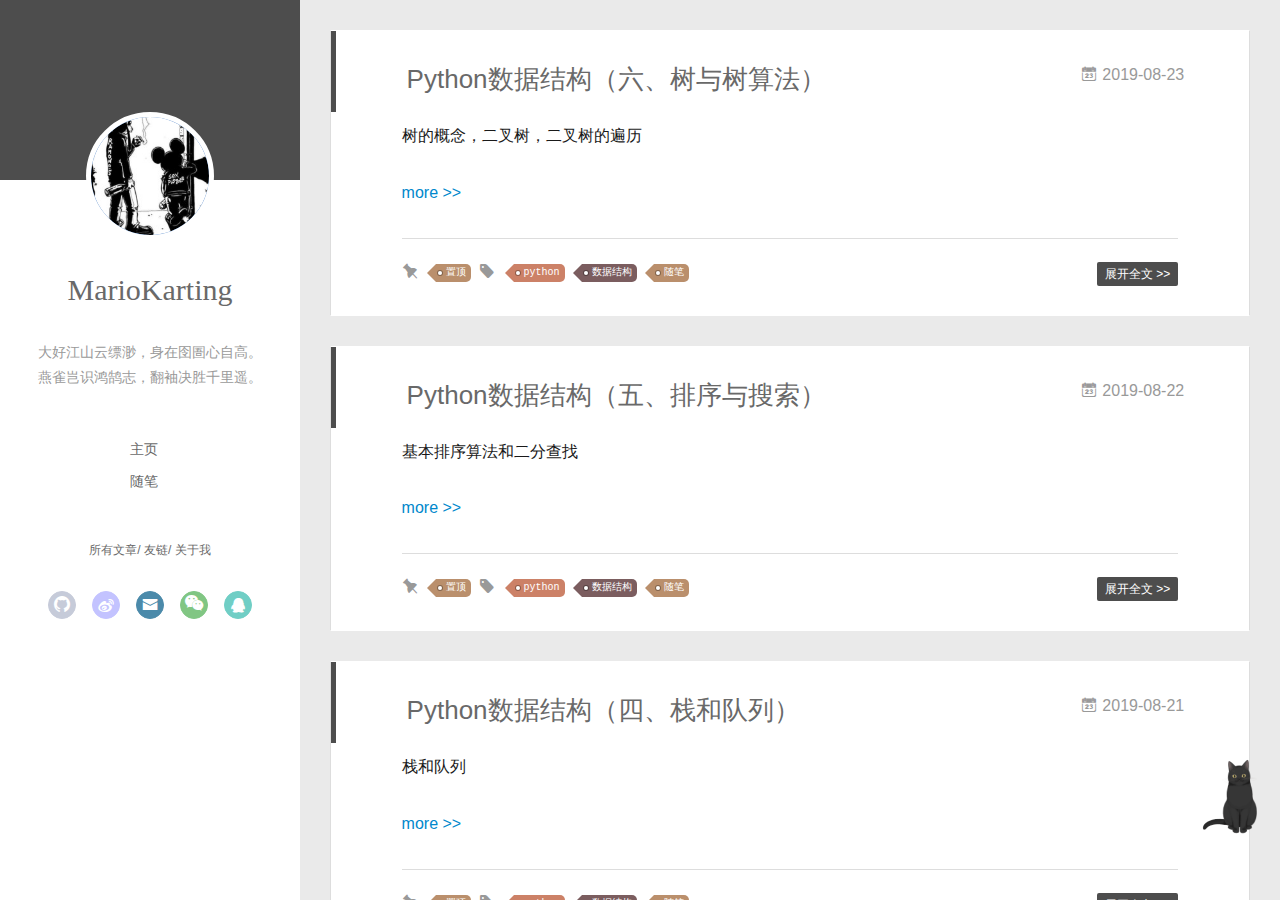
<file: index.html>
<!DOCTYPE html>
<html>
<head><meta name="generator" content="Hexo 3.9.0">
   
  <meta charset="utf-8">
  
  <meta name="renderer" content="webkit">
  <meta http-equiv="X-UA-Compatible" content="IE=edge">
  <link rel="dns-prefetch" href="http://www.mariokarting.com">
  <title>MarioKarting ‘s blog</title>
  <meta name="viewport" content="width=device-width, initial-scale=1, maximum-scale=1">
  <meta name="description" content="本科，python后端开发，数据挖掘，CV,NPL">
<meta name="keywords" content="python">
<meta property="og:type" content="website">
<meta property="og:title" content="MarioKarting ‘s blog">
<meta property="og:url" content="http://www.mariokarting.com/index.html">
<meta property="og:site_name" content="MarioKarting ‘s blog">
<meta property="og:description" content="本科，python后端开发，数据挖掘，CV,NPL">
<meta property="og:locale" content="default">
<meta name="twitter:card" content="summary">
<meta name="twitter:title" content="MarioKarting ‘s blog">
<meta name="twitter:description" content="本科，python后端开发，数据挖掘，CV,NPL">
  
  
    <link rel="icon" href="/assets/img/favicon.ico">
  
  <link rel="stylesheet" type="text/css" href="/./main.0cf68a.css">
  <style type="text/css">
  
    #container.show {
      background: linear-gradient(200deg,#a0cfe4,#e8c37e);
    }
  </style>
  

  
<script>
var _hmt = _hmt || [];
(function() {
	var hm = document.createElement("script");
	hm.src = "https://hm.baidu.com/hm.js?7acb1b5ad334cf361ae55d4d244d6635";
	var s = document.getElementsByTagName("script")[0]; 
	s.parentNode.insertBefore(hm, s);
})();
</script>



  <!-- < link rel="stylesheet" href="https://oindk07nf.qnssl.com/atom-one-dark.css" media="screen" type="text/css" > -->
</head>
</html>
<body>
  <div id="container" q-class="show:isCtnShow">
    <canvas id="anm-canvas" class="anm-canvas"></canvas>
    <div class="left-col" q-class="show:isShow">
      
<div class="overlay" style="background: #4d4d4d"></div>
<div class="intrude-less">
	<header id="header" class="inner">
		<a href="/" class="profilepic">
			<img src="/assets/blog_head_image/mc.jpg" class="js-avatar">
		</a>
		<hgroup>
		  <h1 class="header-author"><a href="/">MarioKarting</a></h1>
		</hgroup>
		
		<p class="header-subtitle">大好江山云缥渺，身在囹圄心自高。燕雀岂识鸿鹄志，翻袖决胜千里遥。</p>
		

		<nav class="header-menu">
			<ul>
			
				<li><a href="/">主页</a></li>
	        
				<li><a href="/tags/随笔">随笔</a></li>
	        
			</ul>
		</nav>
		<nav class="header-smart-menu">
    		
    			
    			<a q-on="click: openSlider(e, 'innerArchive')" href="javascript:void(0)">所有文章</a>
    			
            
    			
    			<a q-on="click: openSlider(e, 'friends')" href="javascript:void(0)">友链</a>
    			
            
    			
    			<a q-on="click: openSlider(e, 'aboutme')" href="javascript:void(0)">关于我</a>
    			
            
		</nav>
		<nav class="header-nav">
			<div class="social">
				
					<a class="github" target="_blank" href="https://github.com/MarioKarting" title="github"><i class="icon-github"></i></a>
		        
					<a class="weibo" target="_blank" href="https://weibo.com/u/5062828400" title="weibo"><i class="icon-weibo"></i></a>
		        
					<a class="mail" target="_blank" href="mailto:mclishuncheng@gmail.com" title="mail"><i class="icon-mail"></i></a>
		        
					<a class="weixin" target="_blank" href="http://pvw79kev4.bkt.clouddn.com/weixin_ff.jpg" title="weixin"><i class="icon-weixin"></i></a>
		        
					<a class="qq" target="_blank" href="http://pvw79kev4.bkt.clouddn.com/qq_ff.jpg" title="qq"><i class="icon-qq"></i></a>
		        
			</div>
		</nav>
	</header>		
</div>

    </div>
    <div class="mid-col" q-class="show:isShow,hide:isShow|isFalse">
      
<nav id="mobile-nav">
  	<div class="overlay js-overlay" style="background: #4d4d4d"></div>
	<div class="btnctn js-mobile-btnctn">
  		<div class="slider-trigger list" q-on="click: openSlider(e)"><i class="icon icon-sort"></i></div>
	</div>
	<div class="intrude-less">
		<header id="header" class="inner">
			<div class="profilepic">
				<img src="/assets/blog_head_image/mc.jpg" class="js-avatar">
			</div>
			<hgroup>
			  <h1 class="header-author js-header-author">MarioKarting</h1>
			</hgroup>
			
			<p class="header-subtitle"><i class="icon icon-quo-left"></i>大好江山云缥渺，身在囹圄心自高。燕雀岂识鸿鹄志，翻袖决胜千里遥。<i class="icon icon-quo-right"></i></p>
			
			
			
				
			
				
			
			
			
			<nav class="header-nav">
				<div class="social">
					
						<a class="github" target="_blank" href="https://github.com/MarioKarting" title="github"><i class="icon-github"></i></a>
			        
						<a class="weibo" target="_blank" href="https://weibo.com/u/5062828400" title="weibo"><i class="icon-weibo"></i></a>
			        
						<a class="mail" target="_blank" href="mailto:mclishuncheng@gmail.com" title="mail"><i class="icon-mail"></i></a>
			        
						<a class="weixin" target="_blank" href="http://pvw79kev4.bkt.clouddn.com/weixin_ff.jpg" title="weixin"><i class="icon-weixin"></i></a>
			        
						<a class="qq" target="_blank" href="http://pvw79kev4.bkt.clouddn.com/qq_ff.jpg" title="qq"><i class="icon-qq"></i></a>
			        
				</div>
			</nav>

			<nav class="header-menu js-header-menu">
				<ul style="width: 50%">
				
				
					<li style="width: 50%"><a href="/">主页</a></li>
		        
					<li style="width: 50%"><a href="/tags/随笔">随笔</a></li>
		        
				</ul>
			</nav>
		</header>				
	</div>
	<div class="mobile-mask" style="display:none" q-show="isShow"></div>
</nav>

      <div id="wrapper" class="body-wrap">
        <div class="menu-l">
          <div class="canvas-wrap">
            <canvas data-colors="#eaeaea" data-sectionHeight="100" data-contentId="js-content" id="myCanvas1" class="anm-canvas"></canvas>
          </div>
          <div id="js-content" class="content-ll">
            
  
    <article id="post-data_structure_06" class="article article-type-post  article-index" itemscope itemprop="blogPost">
  <div class="article-inner">
    
      <header class="article-header">
        
  
    <h1 itemprop="name">
      <a class="article-title" href="/2019/08/23/data_structure_06/">Python数据结构（六、树与树算法）</a>
    </h1>
  

        
        <a href="/2019/08/23/data_structure_06/" class="archive-article-date">
  	<time datetime="2019-08-23T21:30:00.000Z" itemprop="datePublished"><i class="icon-calendar icon"></i>2019-08-23</time>
</a>
        
      </header>
      
    
    <div class="article-entry" itemprop="articleBody">
      
        <p>树的概念，二叉树，二叉树的遍历</p>
        
          <a class="article-more-a" href="/2019/08/23/data_structure_06/#more">more >></a>
        
      

      
    </div>
    <div class="article-info article-info-index">
      
        <div class="article-pop-out tagcloud">
          <i class="icon-tuding"></i>
          <a class="article-tag-list-link color3">置顶</a>
        </div>
      
      
	<div class="article-tag tagcloud">
		<i class="icon-price-tags icon"></i>
		<ul class="article-tag-list">
			 
        		<li class="article-tag-list-item">
        			<a href="javascript:void(0)" class="js-tag article-tag-list-link color2">python</a>
        		</li>
      		 
        		<li class="article-tag-list-item">
        			<a href="javascript:void(0)" class="js-tag article-tag-list-link color5">数据结构</a>
        		</li>
      		 
        		<li class="article-tag-list-item">
        			<a href="javascript:void(0)" class="js-tag article-tag-list-link color3">随笔</a>
        		</li>
      		
		</ul>
	</div>

      

      
        <p class="article-more-link">
          <a class="article-more-a" href="/2019/08/23/data_structure_06/">展开全文 >></a>
        </p>
      

      
      <div class="clearfix"></div>
    </div>
  </div>
</article>

<aside class="wrap-side-operation">
    <div class="mod-side-operation">
        
        <div class="jump-container" id="js-jump-container" style="display:none;">
            <a href="javascript:void(0)" class="mod-side-operation__jump-to-top">
                <i class="icon-font icon-back"></i>
            </a>
            <div id="js-jump-plan-container" class="jump-plan-container" style="top: -11px;">
                <i class="icon-font icon-plane jump-plane"></i>
            </div>
        </div>
        
        
    </div>
</aside>




  
    <article id="post-data_structure_05" class="article article-type-post  article-index" itemscope itemprop="blogPost">
  <div class="article-inner">
    
      <header class="article-header">
        
  
    <h1 itemprop="name">
      <a class="article-title" href="/2019/08/22/data_structure_05/">Python数据结构（五、排序与搜索）</a>
    </h1>
  

        
        <a href="/2019/08/22/data_structure_05/" class="archive-article-date">
  	<time datetime="2019-08-22T16:30:00.000Z" itemprop="datePublished"><i class="icon-calendar icon"></i>2019-08-22</time>
</a>
        
      </header>
      
    
    <div class="article-entry" itemprop="articleBody">
      
        <p>基本排序算法和二分查找</p>
        
          <a class="article-more-a" href="/2019/08/22/data_structure_05/#more">more >></a>
        
      

      
    </div>
    <div class="article-info article-info-index">
      
        <div class="article-pop-out tagcloud">
          <i class="icon-tuding"></i>
          <a class="article-tag-list-link color3">置顶</a>
        </div>
      
      
	<div class="article-tag tagcloud">
		<i class="icon-price-tags icon"></i>
		<ul class="article-tag-list">
			 
        		<li class="article-tag-list-item">
        			<a href="javascript:void(0)" class="js-tag article-tag-list-link color2">python</a>
        		</li>
      		 
        		<li class="article-tag-list-item">
        			<a href="javascript:void(0)" class="js-tag article-tag-list-link color5">数据结构</a>
        		</li>
      		 
        		<li class="article-tag-list-item">
        			<a href="javascript:void(0)" class="js-tag article-tag-list-link color3">随笔</a>
        		</li>
      		
		</ul>
	</div>

      

      
        <p class="article-more-link">
          <a class="article-more-a" href="/2019/08/22/data_structure_05/">展开全文 >></a>
        </p>
      

      
      <div class="clearfix"></div>
    </div>
  </div>
</article>

<aside class="wrap-side-operation">
    <div class="mod-side-operation">
        
        <div class="jump-container" id="js-jump-container" style="display:none;">
            <a href="javascript:void(0)" class="mod-side-operation__jump-to-top">
                <i class="icon-font icon-back"></i>
            </a>
            <div id="js-jump-plan-container" class="jump-plan-container" style="top: -11px;">
                <i class="icon-font icon-plane jump-plane"></i>
            </div>
        </div>
        
        
    </div>
</aside>




  
    <article id="post-data_structure_04" class="article article-type-post  article-index" itemscope itemprop="blogPost">
  <div class="article-inner">
    
      <header class="article-header">
        
  
    <h1 itemprop="name">
      <a class="article-title" href="/2019/08/21/data_structure_04/">Python数据结构（四、栈和队列）</a>
    </h1>
  

        
        <a href="/2019/08/21/data_structure_04/" class="archive-article-date">
  	<time datetime="2019-08-22T00:30:00.000Z" itemprop="datePublished"><i class="icon-calendar icon"></i>2019-08-21</time>
</a>
        
      </header>
      
    
    <div class="article-entry" itemprop="articleBody">
      
        <p>栈和队列</p>
        
          <a class="article-more-a" href="/2019/08/21/data_structure_04/#more">more >></a>
        
      

      
    </div>
    <div class="article-info article-info-index">
      
        <div class="article-pop-out tagcloud">
          <i class="icon-tuding"></i>
          <a class="article-tag-list-link color3">置顶</a>
        </div>
      
      
	<div class="article-tag tagcloud">
		<i class="icon-price-tags icon"></i>
		<ul class="article-tag-list">
			 
        		<li class="article-tag-list-item">
        			<a href="javascript:void(0)" class="js-tag article-tag-list-link color2">python</a>
        		</li>
      		 
        		<li class="article-tag-list-item">
        			<a href="javascript:void(0)" class="js-tag article-tag-list-link color5">数据结构</a>
        		</li>
      		 
        		<li class="article-tag-list-item">
        			<a href="javascript:void(0)" class="js-tag article-tag-list-link color3">随笔</a>
        		</li>
      		
		</ul>
	</div>

      

      
        <p class="article-more-link">
          <a class="article-more-a" href="/2019/08/21/data_structure_04/">展开全文 >></a>
        </p>
      

      
      <div class="clearfix"></div>
    </div>
  </div>
</article>

<aside class="wrap-side-operation">
    <div class="mod-side-operation">
        
        <div class="jump-container" id="js-jump-container" style="display:none;">
            <a href="javascript:void(0)" class="mod-side-operation__jump-to-top">
                <i class="icon-font icon-back"></i>
            </a>
            <div id="js-jump-plan-container" class="jump-plan-container" style="top: -11px;">
                <i class="icon-font icon-plane jump-plane"></i>
            </div>
        </div>
        
        
    </div>
</aside>




  
    <article id="post-data_structure_03" class="article article-type-post  article-index" itemscope itemprop="blogPost">
  <div class="article-inner">
    
      <header class="article-header">
        
  
    <h1 itemprop="name">
      <a class="article-title" href="/2019/08/20/data_structure_03/">Python数据结构（三、链表）</a>
    </h1>
  

        
        <a href="/2019/08/20/data_structure_03/" class="archive-article-date">
  	<time datetime="2019-08-20T21:36:00.000Z" itemprop="datePublished"><i class="icon-calendar icon"></i>2019-08-20</time>
</a>
        
      </header>
      
    
    <div class="article-entry" itemprop="articleBody">
      
        <p>单链表，双向链表，单循环链表基本实现</p>
        
          <a class="article-more-a" href="/2019/08/20/data_structure_03/#more">more >></a>
        
      

      
    </div>
    <div class="article-info article-info-index">
      
        <div class="article-pop-out tagcloud">
          <i class="icon-tuding"></i>
          <a class="article-tag-list-link color3">置顶</a>
        </div>
      
      
	<div class="article-tag tagcloud">
		<i class="icon-price-tags icon"></i>
		<ul class="article-tag-list">
			 
        		<li class="article-tag-list-item">
        			<a href="javascript:void(0)" class="js-tag article-tag-list-link color2">python</a>
        		</li>
      		 
        		<li class="article-tag-list-item">
        			<a href="javascript:void(0)" class="js-tag article-tag-list-link color5">数据结构</a>
        		</li>
      		 
        		<li class="article-tag-list-item">
        			<a href="javascript:void(0)" class="js-tag article-tag-list-link color3">随笔</a>
        		</li>
      		
		</ul>
	</div>

      

      
        <p class="article-more-link">
          <a class="article-more-a" href="/2019/08/20/data_structure_03/">展开全文 >></a>
        </p>
      

      
      <div class="clearfix"></div>
    </div>
  </div>
</article>

<aside class="wrap-side-operation">
    <div class="mod-side-operation">
        
        <div class="jump-container" id="js-jump-container" style="display:none;">
            <a href="javascript:void(0)" class="mod-side-operation__jump-to-top">
                <i class="icon-font icon-back"></i>
            </a>
            <div id="js-jump-plan-container" class="jump-plan-container" style="top: -11px;">
                <i class="icon-font icon-plane jump-plane"></i>
            </div>
        </div>
        
        
    </div>
</aside>




  
    <article id="post-data_structure_02" class="article article-type-post  article-index" itemscope itemprop="blogPost">
  <div class="article-inner">
    
      <header class="article-header">
        
  
    <h1 itemprop="name">
      <a class="article-title" href="/2019/08/19/data_structure_02/">Python数据结构（二、顺序表）</a>
    </h1>
  

        
        <a href="/2019/08/19/data_structure_02/" class="archive-article-date">
  	<time datetime="2019-08-20T00:36:00.000Z" itemprop="datePublished"><i class="icon-calendar icon"></i>2019-08-19</time>
</a>
        
      </header>
      
    
    <div class="article-entry" itemprop="articleBody">
      
        <p>顺序表相关知识</p>
        
          <a class="article-more-a" href="/2019/08/19/data_structure_02/#more">more >></a>
        
      

      
    </div>
    <div class="article-info article-info-index">
      
        <div class="article-pop-out tagcloud">
          <i class="icon-tuding"></i>
          <a class="article-tag-list-link color3">置顶</a>
        </div>
      
      
	<div class="article-tag tagcloud">
		<i class="icon-price-tags icon"></i>
		<ul class="article-tag-list">
			 
        		<li class="article-tag-list-item">
        			<a href="javascript:void(0)" class="js-tag article-tag-list-link color2">python</a>
        		</li>
      		 
        		<li class="article-tag-list-item">
        			<a href="javascript:void(0)" class="js-tag article-tag-list-link color5">数据结构</a>
        		</li>
      		 
        		<li class="article-tag-list-item">
        			<a href="javascript:void(0)" class="js-tag article-tag-list-link color3">随笔</a>
        		</li>
      		
		</ul>
	</div>

      

      
        <p class="article-more-link">
          <a class="article-more-a" href="/2019/08/19/data_structure_02/">展开全文 >></a>
        </p>
      

      
      <div class="clearfix"></div>
    </div>
  </div>
</article>

<aside class="wrap-side-operation">
    <div class="mod-side-operation">
        
        <div class="jump-container" id="js-jump-container" style="display:none;">
            <a href="javascript:void(0)" class="mod-side-operation__jump-to-top">
                <i class="icon-font icon-back"></i>
            </a>
            <div id="js-jump-plan-container" class="jump-plan-container" style="top: -11px;">
                <i class="icon-font icon-plane jump-plane"></i>
            </div>
        </div>
        
        
    </div>
</aside>




  
    <article id="post-data_structure_01" class="article article-type-post  article-index" itemscope itemprop="blogPost">
  <div class="article-inner">
    
      <header class="article-header">
        
  
    <h1 itemprop="name">
      <a class="article-title" href="/2019/08/18/data_structure_01/">python数据结构（一、概念）</a>
    </h1>
  

        
        <a href="/2019/08/18/data_structure_01/" class="archive-article-date">
  	<time datetime="2019-08-18T07:15:00.000Z" itemprop="datePublished"><i class="icon-calendar icon"></i>2019-08-18</time>
</a>
        
      </header>
      
    
    <div class="article-entry" itemprop="articleBody">
      
        <p>以python语言介绍数据结构基本概念</p>
        
          <a class="article-more-a" href="/2019/08/18/data_structure_01/#more">more >></a>
        
      

      
    </div>
    <div class="article-info article-info-index">
      
      
	<div class="article-tag tagcloud">
		<i class="icon-price-tags icon"></i>
		<ul class="article-tag-list">
			 
        		<li class="article-tag-list-item">
        			<a href="javascript:void(0)" class="js-tag article-tag-list-link color2">python</a>
        		</li>
      		 
        		<li class="article-tag-list-item">
        			<a href="javascript:void(0)" class="js-tag article-tag-list-link color5">数据结构</a>
        		</li>
      		 
        		<li class="article-tag-list-item">
        			<a href="javascript:void(0)" class="js-tag article-tag-list-link color3">随笔</a>
        		</li>
      		
		</ul>
	</div>

      

      
        <p class="article-more-link">
          <a class="article-more-a" href="/2019/08/18/data_structure_01/">展开全文 >></a>
        </p>
      

      
      <div class="clearfix"></div>
    </div>
  </div>
</article>

<aside class="wrap-side-operation">
    <div class="mod-side-operation">
        
        <div class="jump-container" id="js-jump-container" style="display:none;">
            <a href="javascript:void(0)" class="mod-side-operation__jump-to-top">
                <i class="icon-font icon-back"></i>
            </a>
            <div id="js-jump-plan-container" class="jump-plan-container" style="top: -11px;">
                <i class="icon-font icon-plane jump-plane"></i>
            </div>
        </div>
        
        
    </div>
</aside>




  
  


          </div>
        </div>
      </div>
      <footer id="footer">
  <div class="outer">
    <div id="footer-info">
    	<div class="footer-left">
    		&copy; 2019 MarioKarting
    	</div>
		<div>
				<script type="text/javascript">var cnzz_protocol = (("https:" == document.location.protocol) ? "https://" : "http://");document.write(unescape("%3Cspan id='cnzz_stat_icon_1277917311'%3E%3C/span%3E%3Cscript src='" + cnzz_protocol + "v1.cnzz.com/z_stat.php%3Fid%3D1277917311%26online%3D1%26show%3Dline' type='text/javascript'%3E%3C/script%3E"));</script>
		</div>

      	<div class="footer-right">
      		<a href="http://hexo.io/" target="_blank">Hexo</a>  Theme <a href="https://github.com/litten/hexo-theme-yilia" target="_blank">Yilia</a> by Litten
      	</div>
    </div>
  </div>
  <div calss="count-span">
	<span id="busuanzi_container_site_pv">
		本站总访问量<span id="busuanzi_value_site_pv"></span>次
	</span>
	<span id="busuanzi_container_site_uv">
		本站访客数<span id="busuanzi_value_site_uv"></span>人次
	  </span>
  </div>
</footer>
<script async src="//busuanzi.ibruce.info/busuanzi/2.3/busuanzi.pure.mini.js"></script>
    </div>
    <script>
	var yiliaConfig = {
		mathjax: false,
		isHome: true,
		isPost: false,
		isArchive: false,
		isTag: false,
		isCategory: false,
		open_in_new: true,
		toc_hide_index: true,
		root: "/",
		innerArchive: true,
		showTags: false
	}
</script>

<script>!function(t){function n(e){if(r[e])return r[e].exports;var i=r[e]={exports:{},id:e,loaded:!1};return t[e].call(i.exports,i,i.exports,n),i.loaded=!0,i.exports}var r={};n.m=t,n.c=r,n.p="./",n(0)}([function(t,n,r){r(195),t.exports=r(191)},function(t,n,r){var e=r(3),i=r(52),o=r(27),u=r(28),c=r(53),f="prototype",a=function(t,n,r){var s,l,h,v,p=t&a.F,d=t&a.G,y=t&a.S,g=t&a.P,b=t&a.B,m=d?e:y?e[n]||(e[n]={}):(e[n]||{})[f],x=d?i:i[n]||(i[n]={}),w=x[f]||(x[f]={});d&&(r=n);for(s in r)l=!p&&m&&void 0!==m[s],h=(l?m:r)[s],v=b&&l?c(h,e):g&&"function"==typeof h?c(Function.call,h):h,m&&u(m,s,h,t&a.U),x[s]!=h&&o(x,s,v),g&&w[s]!=h&&(w[s]=h)};e.core=i,a.F=1,a.G=2,a.S=4,a.P=8,a.B=16,a.W=32,a.U=64,a.R=128,t.exports=a},function(t,n,r){var e=r(6);t.exports=function(t){if(!e(t))throw TypeError(t+" is not an object!");return t}},function(t,n){var r=t.exports="undefined"!=typeof window&&window.Math==Math?window:"undefined"!=typeof self&&self.Math==Math?self:Function("return this")();"number"==typeof __g&&(__g=r)},function(t,n){t.exports=function(t){try{return!!t()}catch(t){return!0}}},function(t,n){var r=t.exports="undefined"!=typeof window&&window.Math==Math?window:"undefined"!=typeof self&&self.Math==Math?self:Function("return this")();"number"==typeof __g&&(__g=r)},function(t,n){t.exports=function(t){return"object"==typeof t?null!==t:"function"==typeof t}},function(t,n,r){var e=r(126)("wks"),i=r(76),o=r(3).Symbol,u="function"==typeof o;(t.exports=function(t){return e[t]||(e[t]=u&&o[t]||(u?o:i)("Symbol."+t))}).store=e},function(t,n){var r={}.hasOwnProperty;t.exports=function(t,n){return r.call(t,n)}},function(t,n,r){var e=r(94),i=r(33);t.exports=function(t){return e(i(t))}},function(t,n,r){t.exports=!r(4)(function(){return 7!=Object.defineProperty({},"a",{get:function(){return 7}}).a})},function(t,n,r){var e=r(2),i=r(167),o=r(50),u=Object.defineProperty;n.f=r(10)?Object.defineProperty:function(t,n,r){if(e(t),n=o(n,!0),e(r),i)try{return u(t,n,r)}catch(t){}if("get"in r||"set"in r)throw TypeError("Accessors not supported!");return"value"in r&&(t[n]=r.value),t}},function(t,n,r){t.exports=!r(18)(function(){return 7!=Object.defineProperty({},"a",{get:function(){return 7}}).a})},function(t,n,r){var e=r(14),i=r(22);t.exports=r(12)?function(t,n,r){return e.f(t,n,i(1,r))}:function(t,n,r){return t[n]=r,t}},function(t,n,r){var e=r(20),i=r(58),o=r(42),u=Object.defineProperty;n.f=r(12)?Object.defineProperty:function(t,n,r){if(e(t),n=o(n,!0),e(r),i)try{return u(t,n,r)}catch(t){}if("get"in r||"set"in r)throw TypeError("Accessors not supported!");return"value"in r&&(t[n]=r.value),t}},function(t,n,r){var e=r(40)("wks"),i=r(23),o=r(5).Symbol,u="function"==typeof o;(t.exports=function(t){return e[t]||(e[t]=u&&o[t]||(u?o:i)("Symbol."+t))}).store=e},function(t,n,r){var e=r(67),i=Math.min;t.exports=function(t){return t>0?i(e(t),9007199254740991):0}},function(t,n,r){var e=r(46);t.exports=function(t){return Object(e(t))}},function(t,n){t.exports=function(t){try{return!!t()}catch(t){return!0}}},function(t,n,r){var e=r(63),i=r(34);t.exports=Object.keys||function(t){return e(t,i)}},function(t,n,r){var e=r(21);t.exports=function(t){if(!e(t))throw TypeError(t+" is not an object!");return t}},function(t,n){t.exports=function(t){return"object"==typeof t?null!==t:"function"==typeof t}},function(t,n){t.exports=function(t,n){return{enumerable:!(1&t),configurable:!(2&t),writable:!(4&t),value:n}}},function(t,n){var r=0,e=Math.random();t.exports=function(t){return"Symbol(".concat(void 0===t?"":t,")_",(++r+e).toString(36))}},function(t,n){var r={}.hasOwnProperty;t.exports=function(t,n){return r.call(t,n)}},function(t,n){var r=t.exports={version:"2.4.0"};"number"==typeof __e&&(__e=r)},function(t,n){t.exports=function(t){if("function"!=typeof t)throw TypeError(t+" is not a function!");return t}},function(t,n,r){var e=r(11),i=r(66);t.exports=r(10)?function(t,n,r){return e.f(t,n,i(1,r))}:function(t,n,r){return t[n]=r,t}},function(t,n,r){var e=r(3),i=r(27),o=r(24),u=r(76)("src"),c="toString",f=Function[c],a=(""+f).split(c);r(52).inspectSource=function(t){return f.call(t)},(t.exports=function(t,n,r,c){var f="function"==typeof r;f&&(o(r,"name")||i(r,"name",n)),t[n]!==r&&(f&&(o(r,u)||i(r,u,t[n]?""+t[n]:a.join(String(n)))),t===e?t[n]=r:c?t[n]?t[n]=r:i(t,n,r):(delete t[n],i(t,n,r)))})(Function.prototype,c,function(){return"function"==typeof this&&this[u]||f.call(this)})},function(t,n,r){var e=r(1),i=r(4),o=r(46),u=function(t,n,r,e){var i=String(o(t)),u="<"+n;return""!==r&&(u+=" "+r+'="'+String(e).replace(/"/g,"&quot;")+'"'),u+">"+i+"</"+n+">"};t.exports=function(t,n){var r={};r[t]=n(u),e(e.P+e.F*i(function(){var n=""[t]('"');return n!==n.toLowerCase()||n.split('"').length>3}),"String",r)}},function(t,n,r){var e=r(115),i=r(46);t.exports=function(t){return e(i(t))}},function(t,n,r){var e=r(116),i=r(66),o=r(30),u=r(50),c=r(24),f=r(167),a=Object.getOwnPropertyDescriptor;n.f=r(10)?a:function(t,n){if(t=o(t),n=u(n,!0),f)try{return a(t,n)}catch(t){}if(c(t,n))return i(!e.f.call(t,n),t[n])}},function(t,n,r){var e=r(24),i=r(17),o=r(145)("IE_PROTO"),u=Object.prototype;t.exports=Object.getPrototypeOf||function(t){return t=i(t),e(t,o)?t[o]:"function"==typeof t.constructor&&t instanceof t.constructor?t.constructor.prototype:t instanceof Object?u:null}},function(t,n){t.exports=function(t){if(void 0==t)throw TypeError("Can't call method on  "+t);return t}},function(t,n){t.exports="constructor,hasOwnProperty,isPrototypeOf,propertyIsEnumerable,toLocaleString,toString,valueOf".split(",")},function(t,n){t.exports={}},function(t,n){t.exports=!0},function(t,n){n.f={}.propertyIsEnumerable},function(t,n,r){var e=r(14).f,i=r(8),o=r(15)("toStringTag");t.exports=function(t,n,r){t&&!i(t=r?t:t.prototype,o)&&e(t,o,{configurable:!0,value:n})}},function(t,n,r){var e=r(40)("keys"),i=r(23);t.exports=function(t){return e[t]||(e[t]=i(t))}},function(t,n,r){var e=r(5),i="__core-js_shared__",o=e[i]||(e[i]={});t.exports=function(t){return o[t]||(o[t]={})}},function(t,n){var r=Math.ceil,e=Math.floor;t.exports=function(t){return isNaN(t=+t)?0:(t>0?e:r)(t)}},function(t,n,r){var e=r(21);t.exports=function(t,n){if(!e(t))return t;var r,i;if(n&&"function"==typeof(r=t.toString)&&!e(i=r.call(t)))return i;if("function"==typeof(r=t.valueOf)&&!e(i=r.call(t)))return i;if(!n&&"function"==typeof(r=t.toString)&&!e(i=r.call(t)))return i;throw TypeError("Can't convert object to primitive value")}},function(t,n,r){var e=r(5),i=r(25),o=r(36),u=r(44),c=r(14).f;t.exports=function(t){var n=i.Symbol||(i.Symbol=o?{}:e.Symbol||{});"_"==t.charAt(0)||t in n||c(n,t,{value:u.f(t)})}},function(t,n,r){n.f=r(15)},function(t,n){var r={}.toString;t.exports=function(t){return r.call(t).slice(8,-1)}},function(t,n){t.exports=function(t){if(void 0==t)throw TypeError("Can't call method on  "+t);return t}},function(t,n,r){var e=r(4);t.exports=function(t,n){return!!t&&e(function(){n?t.call(null,function(){},1):t.call(null)})}},function(t,n,r){var e=r(53),i=r(115),o=r(17),u=r(16),c=r(203);t.exports=function(t,n){var r=1==t,f=2==t,a=3==t,s=4==t,l=6==t,h=5==t||l,v=n||c;return function(n,c,p){for(var d,y,g=o(n),b=i(g),m=e(c,p,3),x=u(b.length),w=0,S=r?v(n,x):f?v(n,0):void 0;x>w;w++)if((h||w in b)&&(d=b[w],y=m(d,w,g),t))if(r)S[w]=y;else if(y)switch(t){case 3:return!0;case 5:return d;case 6:return w;case 2:S.push(d)}else if(s)return!1;return l?-1:a||s?s:S}}},function(t,n,r){var e=r(1),i=r(52),o=r(4);t.exports=function(t,n){var r=(i.Object||{})[t]||Object[t],u={};u[t]=n(r),e(e.S+e.F*o(function(){r(1)}),"Object",u)}},function(t,n,r){var e=r(6);t.exports=function(t,n){if(!e(t))return t;var r,i;if(n&&"function"==typeof(r=t.toString)&&!e(i=r.call(t)))return i;if("function"==typeof(r=t.valueOf)&&!e(i=r.call(t)))return i;if(!n&&"function"==typeof(r=t.toString)&&!e(i=r.call(t)))return i;throw TypeError("Can't convert object to primitive value")}},function(t,n,r){var e=r(5),i=r(25),o=r(91),u=r(13),c="prototype",f=function(t,n,r){var a,s,l,h=t&f.F,v=t&f.G,p=t&f.S,d=t&f.P,y=t&f.B,g=t&f.W,b=v?i:i[n]||(i[n]={}),m=b[c],x=v?e:p?e[n]:(e[n]||{})[c];v&&(r=n);for(a in r)(s=!h&&x&&void 0!==x[a])&&a in b||(l=s?x[a]:r[a],b[a]=v&&"function"!=typeof x[a]?r[a]:y&&s?o(l,e):g&&x[a]==l?function(t){var n=function(n,r,e){if(this instanceof t){switch(arguments.length){case 0:return new t;case 1:return new t(n);case 2:return new t(n,r)}return new t(n,r,e)}return t.apply(this,arguments)};return n[c]=t[c],n}(l):d&&"function"==typeof l?o(Function.call,l):l,d&&((b.virtual||(b.virtual={}))[a]=l,t&f.R&&m&&!m[a]&&u(m,a,l)))};f.F=1,f.G=2,f.S=4,f.P=8,f.B=16,f.W=32,f.U=64,f.R=128,t.exports=f},function(t,n){var r=t.exports={version:"2.4.0"};"number"==typeof __e&&(__e=r)},function(t,n,r){var e=r(26);t.exports=function(t,n,r){if(e(t),void 0===n)return t;switch(r){case 1:return function(r){return t.call(n,r)};case 2:return function(r,e){return t.call(n,r,e)};case 3:return function(r,e,i){return t.call(n,r,e,i)}}return function(){return t.apply(n,arguments)}}},function(t,n,r){var e=r(183),i=r(1),o=r(126)("metadata"),u=o.store||(o.store=new(r(186))),c=function(t,n,r){var i=u.get(t);if(!i){if(!r)return;u.set(t,i=new e)}var o=i.get(n);if(!o){if(!r)return;i.set(n,o=new e)}return o},f=function(t,n,r){var e=c(n,r,!1);return void 0!==e&&e.has(t)},a=function(t,n,r){var e=c(n,r,!1);return void 0===e?void 0:e.get(t)},s=function(t,n,r,e){c(r,e,!0).set(t,n)},l=function(t,n){var r=c(t,n,!1),e=[];return r&&r.forEach(function(t,n){e.push(n)}),e},h=function(t){return void 0===t||"symbol"==typeof t?t:String(t)},v=function(t){i(i.S,"Reflect",t)};t.exports={store:u,map:c,has:f,get:a,set:s,keys:l,key:h,exp:v}},function(t,n,r){"use strict";if(r(10)){var e=r(69),i=r(3),o=r(4),u=r(1),c=r(127),f=r(152),a=r(53),s=r(68),l=r(66),h=r(27),v=r(73),p=r(67),d=r(16),y=r(75),g=r(50),b=r(24),m=r(180),x=r(114),w=r(6),S=r(17),_=r(137),O=r(70),E=r(32),P=r(71).f,j=r(154),F=r(76),M=r(7),A=r(48),N=r(117),T=r(146),I=r(155),k=r(80),L=r(123),R=r(74),C=r(130),D=r(160),U=r(11),W=r(31),G=U.f,B=W.f,V=i.RangeError,z=i.TypeError,q=i.Uint8Array,K="ArrayBuffer",J="Shared"+K,Y="BYTES_PER_ELEMENT",H="prototype",$=Array[H],X=f.ArrayBuffer,Q=f.DataView,Z=A(0),tt=A(2),nt=A(3),rt=A(4),et=A(5),it=A(6),ot=N(!0),ut=N(!1),ct=I.values,ft=I.keys,at=I.entries,st=$.lastIndexOf,lt=$.reduce,ht=$.reduceRight,vt=$.join,pt=$.sort,dt=$.slice,yt=$.toString,gt=$.toLocaleString,bt=M("iterator"),mt=M("toStringTag"),xt=F("typed_constructor"),wt=F("def_constructor"),St=c.CONSTR,_t=c.TYPED,Ot=c.VIEW,Et="Wrong length!",Pt=A(1,function(t,n){return Tt(T(t,t[wt]),n)}),jt=o(function(){return 1===new q(new Uint16Array([1]).buffer)[0]}),Ft=!!q&&!!q[H].set&&o(function(){new q(1).set({})}),Mt=function(t,n){if(void 0===t)throw z(Et);var r=+t,e=d(t);if(n&&!m(r,e))throw V(Et);return e},At=function(t,n){var r=p(t);if(r<0||r%n)throw V("Wrong offset!");return r},Nt=function(t){if(w(t)&&_t in t)return t;throw z(t+" is not a typed array!")},Tt=function(t,n){if(!(w(t)&&xt in t))throw z("It is not a typed array constructor!");return new t(n)},It=function(t,n){return kt(T(t,t[wt]),n)},kt=function(t,n){for(var r=0,e=n.length,i=Tt(t,e);e>r;)i[r]=n[r++];return i},Lt=function(t,n,r){G(t,n,{get:function(){return this._d[r]}})},Rt=function(t){var n,r,e,i,o,u,c=S(t),f=arguments.length,s=f>1?arguments[1]:void 0,l=void 0!==s,h=j(c);if(void 0!=h&&!_(h)){for(u=h.call(c),e=[],n=0;!(o=u.next()).done;n++)e.push(o.value);c=e}for(l&&f>2&&(s=a(s,arguments[2],2)),n=0,r=d(c.length),i=Tt(this,r);r>n;n++)i[n]=l?s(c[n],n):c[n];return i},Ct=function(){for(var t=0,n=arguments.length,r=Tt(this,n);n>t;)r[t]=arguments[t++];return r},Dt=!!q&&o(function(){gt.call(new q(1))}),Ut=function(){return gt.apply(Dt?dt.call(Nt(this)):Nt(this),arguments)},Wt={copyWithin:function(t,n){return D.call(Nt(this),t,n,arguments.length>2?arguments[2]:void 0)},every:function(t){return rt(Nt(this),t,arguments.length>1?arguments[1]:void 0)},fill:function(t){return C.apply(Nt(this),arguments)},filter:function(t){return It(this,tt(Nt(this),t,arguments.length>1?arguments[1]:void 0))},find:function(t){return et(Nt(this),t,arguments.length>1?arguments[1]:void 0)},findIndex:function(t){return it(Nt(this),t,arguments.length>1?arguments[1]:void 0)},forEach:function(t){Z(Nt(this),t,arguments.length>1?arguments[1]:void 0)},indexOf:function(t){return ut(Nt(this),t,arguments.length>1?arguments[1]:void 0)},includes:function(t){return ot(Nt(this),t,arguments.length>1?arguments[1]:void 0)},join:function(t){return vt.apply(Nt(this),arguments)},lastIndexOf:function(t){return st.apply(Nt(this),arguments)},map:function(t){return Pt(Nt(this),t,arguments.length>1?arguments[1]:void 0)},reduce:function(t){return lt.apply(Nt(this),arguments)},reduceRight:function(t){return ht.apply(Nt(this),arguments)},reverse:function(){for(var t,n=this,r=Nt(n).length,e=Math.floor(r/2),i=0;i<e;)t=n[i],n[i++]=n[--r],n[r]=t;return n},some:function(t){return nt(Nt(this),t,arguments.length>1?arguments[1]:void 0)},sort:function(t){return pt.call(Nt(this),t)},subarray:function(t,n){var r=Nt(this),e=r.length,i=y(t,e);return new(T(r,r[wt]))(r.buffer,r.byteOffset+i*r.BYTES_PER_ELEMENT,d((void 0===n?e:y(n,e))-i))}},Gt=function(t,n){return It(this,dt.call(Nt(this),t,n))},Bt=function(t){Nt(this);var n=At(arguments[1],1),r=this.length,e=S(t),i=d(e.length),o=0;if(i+n>r)throw V(Et);for(;o<i;)this[n+o]=e[o++]},Vt={entries:function(){return at.call(Nt(this))},keys:function(){return ft.call(Nt(this))},values:function(){return ct.call(Nt(this))}},zt=function(t,n){return w(t)&&t[_t]&&"symbol"!=typeof n&&n in t&&String(+n)==String(n)},qt=function(t,n){return zt(t,n=g(n,!0))?l(2,t[n]):B(t,n)},Kt=function(t,n,r){return!(zt(t,n=g(n,!0))&&w(r)&&b(r,"value"))||b(r,"get")||b(r,"set")||r.configurable||b(r,"writable")&&!r.writable||b(r,"enumerable")&&!r.enumerable?G(t,n,r):(t[n]=r.value,t)};St||(W.f=qt,U.f=Kt),u(u.S+u.F*!St,"Object",{getOwnPropertyDescriptor:qt,defineProperty:Kt}),o(function(){yt.call({})})&&(yt=gt=function(){return vt.call(this)});var Jt=v({},Wt);v(Jt,Vt),h(Jt,bt,Vt.values),v(Jt,{slice:Gt,set:Bt,constructor:function(){},toString:yt,toLocaleString:Ut}),Lt(Jt,"buffer","b"),Lt(Jt,"byteOffset","o"),Lt(Jt,"byteLength","l"),Lt(Jt,"length","e"),G(Jt,mt,{get:function(){return this[_t]}}),t.exports=function(t,n,r,f){f=!!f;var a=t+(f?"Clamped":"")+"Array",l="Uint8Array"!=a,v="get"+t,p="set"+t,y=i[a],g=y||{},b=y&&E(y),m=!y||!c.ABV,S={},_=y&&y[H],j=function(t,r){var e=t._d;return e.v[v](r*n+e.o,jt)},F=function(t,r,e){var i=t._d;f&&(e=(e=Math.round(e))<0?0:e>255?255:255&e),i.v[p](r*n+i.o,e,jt)},M=function(t,n){G(t,n,{get:function(){return j(this,n)},set:function(t){return F(this,n,t)},enumerable:!0})};m?(y=r(function(t,r,e,i){s(t,y,a,"_d");var o,u,c,f,l=0,v=0;if(w(r)){if(!(r instanceof X||(f=x(r))==K||f==J))return _t in r?kt(y,r):Rt.call(y,r);o=r,v=At(e,n);var p=r.byteLength;if(void 0===i){if(p%n)throw V(Et);if((u=p-v)<0)throw V(Et)}else if((u=d(i)*n)+v>p)throw V(Et);c=u/n}else c=Mt(r,!0),u=c*n,o=new X(u);for(h(t,"_d",{b:o,o:v,l:u,e:c,v:new Q(o)});l<c;)M(t,l++)}),_=y[H]=O(Jt),h(_,"constructor",y)):L(function(t){new y(null),new y(t)},!0)||(y=r(function(t,r,e,i){s(t,y,a);var o;return w(r)?r instanceof X||(o=x(r))==K||o==J?void 0!==i?new g(r,At(e,n),i):void 0!==e?new g(r,At(e,n)):new g(r):_t in r?kt(y,r):Rt.call(y,r):new g(Mt(r,l))}),Z(b!==Function.prototype?P(g).concat(P(b)):P(g),function(t){t in y||h(y,t,g[t])}),y[H]=_,e||(_.constructor=y));var A=_[bt],N=!!A&&("values"==A.name||void 0==A.name),T=Vt.values;h(y,xt,!0),h(_,_t,a),h(_,Ot,!0),h(_,wt,y),(f?new y(1)[mt]==a:mt in _)||G(_,mt,{get:function(){return a}}),S[a]=y,u(u.G+u.W+u.F*(y!=g),S),u(u.S,a,{BYTES_PER_ELEMENT:n,from:Rt,of:Ct}),Y in _||h(_,Y,n),u(u.P,a,Wt),R(a),u(u.P+u.F*Ft,a,{set:Bt}),u(u.P+u.F*!N,a,Vt),u(u.P+u.F*(_.toString!=yt),a,{toString:yt}),u(u.P+u.F*o(function(){new y(1).slice()}),a,{slice:Gt}),u(u.P+u.F*(o(function(){return[1,2].toLocaleString()!=new y([1,2]).toLocaleString()})||!o(function(){_.toLocaleString.call([1,2])})),a,{toLocaleString:Ut}),k[a]=N?A:T,e||N||h(_,bt,T)}}else t.exports=function(){}},function(t,n){var r={}.toString;t.exports=function(t){return r.call(t).slice(8,-1)}},function(t,n,r){var e=r(21),i=r(5).document,o=e(i)&&e(i.createElement);t.exports=function(t){return o?i.createElement(t):{}}},function(t,n,r){t.exports=!r(12)&&!r(18)(function(){return 7!=Object.defineProperty(r(57)("div"),"a",{get:function(){return 7}}).a})},function(t,n,r){"use strict";var e=r(36),i=r(51),o=r(64),u=r(13),c=r(8),f=r(35),a=r(96),s=r(38),l=r(103),h=r(15)("iterator"),v=!([].keys&&"next"in[].keys()),p="keys",d="values",y=function(){return this};t.exports=function(t,n,r,g,b,m,x){a(r,n,g);var w,S,_,O=function(t){if(!v&&t in F)return F[t];switch(t){case p:case d:return function(){return new r(this,t)}}return function(){return new r(this,t)}},E=n+" Iterator",P=b==d,j=!1,F=t.prototype,M=F[h]||F["@@iterator"]||b&&F[b],A=M||O(b),N=b?P?O("entries"):A:void 0,T="Array"==n?F.entries||M:M;if(T&&(_=l(T.call(new t)))!==Object.prototype&&(s(_,E,!0),e||c(_,h)||u(_,h,y)),P&&M&&M.name!==d&&(j=!0,A=function(){return M.call(this)}),e&&!x||!v&&!j&&F[h]||u(F,h,A),f[n]=A,f[E]=y,b)if(w={values:P?A:O(d),keys:m?A:O(p),entries:N},x)for(S in w)S in F||o(F,S,w[S]);else i(i.P+i.F*(v||j),n,w);return w}},function(t,n,r){var e=r(20),i=r(100),o=r(34),u=r(39)("IE_PROTO"),c=function(){},f="prototype",a=function(){var t,n=r(57)("iframe"),e=o.length;for(n.style.display="none",r(93).appendChild(n),n.src="javascript:",t=n.contentWindow.document,t.open(),t.write("<script>document.F=Object<\/script>"),t.close(),a=t.F;e--;)delete a[f][o[e]];return a()};t.exports=Object.create||function(t,n){var r;return null!==t?(c[f]=e(t),r=new c,c[f]=null,r[u]=t):r=a(),void 0===n?r:i(r,n)}},function(t,n,r){var e=r(63),i=r(34).concat("length","prototype");n.f=Object.getOwnPropertyNames||function(t){return e(t,i)}},function(t,n){n.f=Object.getOwnPropertySymbols},function(t,n,r){var e=r(8),i=r(9),o=r(90)(!1),u=r(39)("IE_PROTO");t.exports=function(t,n){var r,c=i(t),f=0,a=[];for(r in c)r!=u&&e(c,r)&&a.push(r);for(;n.length>f;)e(c,r=n[f++])&&(~o(a,r)||a.push(r));return a}},function(t,n,r){t.exports=r(13)},function(t,n,r){var e=r(76)("meta"),i=r(6),o=r(24),u=r(11).f,c=0,f=Object.isExtensible||function(){return!0},a=!r(4)(function(){return f(Object.preventExtensions({}))}),s=function(t){u(t,e,{value:{i:"O"+ ++c,w:{}}})},l=function(t,n){if(!i(t))return"symbol"==typeof t?t:("string"==typeof t?"S":"P")+t;if(!o(t,e)){if(!f(t))return"F";if(!n)return"E";s(t)}return t[e].i},h=function(t,n){if(!o(t,e)){if(!f(t))return!0;if(!n)return!1;s(t)}return t[e].w},v=function(t){return a&&p.NEED&&f(t)&&!o(t,e)&&s(t),t},p=t.exports={KEY:e,NEED:!1,fastKey:l,getWeak:h,onFreeze:v}},function(t,n){t.exports=function(t,n){return{enumerable:!(1&t),configurable:!(2&t),writable:!(4&t),value:n}}},function(t,n){var r=Math.ceil,e=Math.floor;t.exports=function(t){return isNaN(t=+t)?0:(t>0?e:r)(t)}},function(t,n){t.exports=function(t,n,r,e){if(!(t instanceof n)||void 0!==e&&e in t)throw TypeError(r+": incorrect invocation!");return t}},function(t,n){t.exports=!1},function(t,n,r){var e=r(2),i=r(173),o=r(133),u=r(145)("IE_PROTO"),c=function(){},f="prototype",a=function(){var t,n=r(132)("iframe"),e=o.length;for(n.style.display="none",r(135).appendChild(n),n.src="javascript:",t=n.contentWindow.document,t.open(),t.write("<script>document.F=Object<\/script>"),t.close(),a=t.F;e--;)delete a[f][o[e]];return a()};t.exports=Object.create||function(t,n){var r;return null!==t?(c[f]=e(t),r=new c,c[f]=null,r[u]=t):r=a(),void 0===n?r:i(r,n)}},function(t,n,r){var e=r(175),i=r(133).concat("length","prototype");n.f=Object.getOwnPropertyNames||function(t){return e(t,i)}},function(t,n,r){var e=r(175),i=r(133);t.exports=Object.keys||function(t){return e(t,i)}},function(t,n,r){var e=r(28);t.exports=function(t,n,r){for(var i in n)e(t,i,n[i],r);return t}},function(t,n,r){"use strict";var e=r(3),i=r(11),o=r(10),u=r(7)("species");t.exports=function(t){var n=e[t];o&&n&&!n[u]&&i.f(n,u,{configurable:!0,get:function(){return this}})}},function(t,n,r){var e=r(67),i=Math.max,o=Math.min;t.exports=function(t,n){return t=e(t),t<0?i(t+n,0):o(t,n)}},function(t,n){var r=0,e=Math.random();t.exports=function(t){return"Symbol(".concat(void 0===t?"":t,")_",(++r+e).toString(36))}},function(t,n,r){var e=r(33);t.exports=function(t){return Object(e(t))}},function(t,n,r){var e=r(7)("unscopables"),i=Array.prototype;void 0==i[e]&&r(27)(i,e,{}),t.exports=function(t){i[e][t]=!0}},function(t,n,r){var e=r(53),i=r(169),o=r(137),u=r(2),c=r(16),f=r(154),a={},s={},n=t.exports=function(t,n,r,l,h){var v,p,d,y,g=h?function(){return t}:f(t),b=e(r,l,n?2:1),m=0;if("function"!=typeof g)throw TypeError(t+" is not iterable!");if(o(g)){for(v=c(t.length);v>m;m++)if((y=n?b(u(p=t[m])[0],p[1]):b(t[m]))===a||y===s)return y}else for(d=g.call(t);!(p=d.next()).done;)if((y=i(d,b,p.value,n))===a||y===s)return y};n.BREAK=a,n.RETURN=s},function(t,n){t.exports={}},function(t,n,r){var e=r(11).f,i=r(24),o=r(7)("toStringTag");t.exports=function(t,n,r){t&&!i(t=r?t:t.prototype,o)&&e(t,o,{configurable:!0,value:n})}},function(t,n,r){var e=r(1),i=r(46),o=r(4),u=r(150),c="["+u+"]",f="​",a=RegExp("^"+c+c+"*"),s=RegExp(c+c+"*$"),l=function(t,n,r){var i={},c=o(function(){return!!u[t]()||f[t]()!=f}),a=i[t]=c?n(h):u[t];r&&(i[r]=a),e(e.P+e.F*c,"String",i)},h=l.trim=function(t,n){return t=String(i(t)),1&n&&(t=t.replace(a,"")),2&n&&(t=t.replace(s,"")),t};t.exports=l},function(t,n,r){t.exports={default:r(86),__esModule:!0}},function(t,n,r){t.exports={default:r(87),__esModule:!0}},function(t,n,r){"use strict";function e(t){return t&&t.__esModule?t:{default:t}}n.__esModule=!0;var i=r(84),o=e(i),u=r(83),c=e(u),f="function"==typeof c.default&&"symbol"==typeof o.default?function(t){return typeof t}:function(t){return t&&"function"==typeof c.default&&t.constructor===c.default&&t!==c.default.prototype?"symbol":typeof t};n.default="function"==typeof c.default&&"symbol"===f(o.default)?function(t){return void 0===t?"undefined":f(t)}:function(t){return t&&"function"==typeof c.default&&t.constructor===c.default&&t!==c.default.prototype?"symbol":void 0===t?"undefined":f(t)}},function(t,n,r){r(110),r(108),r(111),r(112),t.exports=r(25).Symbol},function(t,n,r){r(109),r(113),t.exports=r(44).f("iterator")},function(t,n){t.exports=function(t){if("function"!=typeof t)throw TypeError(t+" is not a function!");return t}},function(t,n){t.exports=function(){}},function(t,n,r){var e=r(9),i=r(106),o=r(105);t.exports=function(t){return function(n,r,u){var c,f=e(n),a=i(f.length),s=o(u,a);if(t&&r!=r){for(;a>s;)if((c=f[s++])!=c)return!0}else for(;a>s;s++)if((t||s in f)&&f[s]===r)return t||s||0;return!t&&-1}}},function(t,n,r){var e=r(88);t.exports=function(t,n,r){if(e(t),void 0===n)return t;switch(r){case 1:return function(r){return t.call(n,r)};case 2:return function(r,e){return t.call(n,r,e)};case 3:return function(r,e,i){return t.call(n,r,e,i)}}return function(){return t.apply(n,arguments)}}},function(t,n,r){var e=r(19),i=r(62),o=r(37);t.exports=function(t){var n=e(t),r=i.f;if(r)for(var u,c=r(t),f=o.f,a=0;c.length>a;)f.call(t,u=c[a++])&&n.push(u);return n}},function(t,n,r){t.exports=r(5).document&&document.documentElement},function(t,n,r){var e=r(56);t.exports=Object("z").propertyIsEnumerable(0)?Object:function(t){return"String"==e(t)?t.split(""):Object(t)}},function(t,n,r){var e=r(56);t.exports=Array.isArray||function(t){return"Array"==e(t)}},function(t,n,r){"use strict";var e=r(60),i=r(22),o=r(38),u={};r(13)(u,r(15)("iterator"),function(){return this}),t.exports=function(t,n,r){t.prototype=e(u,{next:i(1,r)}),o(t,n+" Iterator")}},function(t,n){t.exports=function(t,n){return{value:n,done:!!t}}},function(t,n,r){var e=r(19),i=r(9);t.exports=function(t,n){for(var r,o=i(t),u=e(o),c=u.length,f=0;c>f;)if(o[r=u[f++]]===n)return r}},function(t,n,r){var e=r(23)("meta"),i=r(21),o=r(8),u=r(14).f,c=0,f=Object.isExtensible||function(){return!0},a=!r(18)(function(){return f(Object.preventExtensions({}))}),s=function(t){u(t,e,{value:{i:"O"+ ++c,w:{}}})},l=function(t,n){if(!i(t))return"symbol"==typeof t?t:("string"==typeof t?"S":"P")+t;if(!o(t,e)){if(!f(t))return"F";if(!n)return"E";s(t)}return t[e].i},h=function(t,n){if(!o(t,e)){if(!f(t))return!0;if(!n)return!1;s(t)}return t[e].w},v=function(t){return a&&p.NEED&&f(t)&&!o(t,e)&&s(t),t},p=t.exports={KEY:e,NEED:!1,fastKey:l,getWeak:h,onFreeze:v}},function(t,n,r){var e=r(14),i=r(20),o=r(19);t.exports=r(12)?Object.defineProperties:function(t,n){i(t);for(var r,u=o(n),c=u.length,f=0;c>f;)e.f(t,r=u[f++],n[r]);return t}},function(t,n,r){var e=r(37),i=r(22),o=r(9),u=r(42),c=r(8),f=r(58),a=Object.getOwnPropertyDescriptor;n.f=r(12)?a:function(t,n){if(t=o(t),n=u(n,!0),f)try{return a(t,n)}catch(t){}if(c(t,n))return i(!e.f.call(t,n),t[n])}},function(t,n,r){var e=r(9),i=r(61).f,o={}.toString,u="object"==typeof window&&window&&Object.getOwnPropertyNames?Object.getOwnPropertyNames(window):[],c=function(t){try{return i(t)}catch(t){return u.slice()}};t.exports.f=function(t){return u&&"[object Window]"==o.call(t)?c(t):i(e(t))}},function(t,n,r){var e=r(8),i=r(77),o=r(39)("IE_PROTO"),u=Object.prototype;t.exports=Object.getPrototypeOf||function(t){return t=i(t),e(t,o)?t[o]:"function"==typeof t.constructor&&t instanceof t.constructor?t.constructor.prototype:t instanceof Object?u:null}},function(t,n,r){var e=r(41),i=r(33);t.exports=function(t){return function(n,r){var o,u,c=String(i(n)),f=e(r),a=c.length;return f<0||f>=a?t?"":void 0:(o=c.charCodeAt(f),o<55296||o>56319||f+1===a||(u=c.charCodeAt(f+1))<56320||u>57343?t?c.charAt(f):o:t?c.slice(f,f+2):u-56320+(o-55296<<10)+65536)}}},function(t,n,r){var e=r(41),i=Math.max,o=Math.min;t.exports=function(t,n){return t=e(t),t<0?i(t+n,0):o(t,n)}},function(t,n,r){var e=r(41),i=Math.min;t.exports=function(t){return t>0?i(e(t),9007199254740991):0}},function(t,n,r){"use strict";var e=r(89),i=r(97),o=r(35),u=r(9);t.exports=r(59)(Array,"Array",function(t,n){this._t=u(t),this._i=0,this._k=n},function(){var t=this._t,n=this._k,r=this._i++;return!t||r>=t.length?(this._t=void 0,i(1)):"keys"==n?i(0,r):"values"==n?i(0,t[r]):i(0,[r,t[r]])},"values"),o.Arguments=o.Array,e("keys"),e("values"),e("entries")},function(t,n){},function(t,n,r){"use strict";var e=r(104)(!0);r(59)(String,"String",function(t){this._t=String(t),this._i=0},function(){var t,n=this._t,r=this._i;return r>=n.length?{value:void 0,done:!0}:(t=e(n,r),this._i+=t.length,{value:t,done:!1})})},function(t,n,r){"use strict";var e=r(5),i=r(8),o=r(12),u=r(51),c=r(64),f=r(99).KEY,a=r(18),s=r(40),l=r(38),h=r(23),v=r(15),p=r(44),d=r(43),y=r(98),g=r(92),b=r(95),m=r(20),x=r(9),w=r(42),S=r(22),_=r(60),O=r(102),E=r(101),P=r(14),j=r(19),F=E.f,M=P.f,A=O.f,N=e.Symbol,T=e.JSON,I=T&&T.stringify,k="prototype",L=v("_hidden"),R=v("toPrimitive"),C={}.propertyIsEnumerable,D=s("symbol-registry"),U=s("symbols"),W=s("op-symbols"),G=Object[k],B="function"==typeof N,V=e.QObject,z=!V||!V[k]||!V[k].findChild,q=o&&a(function(){return 7!=_(M({},"a",{get:function(){return M(this,"a",{value:7}).a}})).a})?function(t,n,r){var e=F(G,n);e&&delete G[n],M(t,n,r),e&&t!==G&&M(G,n,e)}:M,K=function(t){var n=U[t]=_(N[k]);return n._k=t,n},J=B&&"symbol"==typeof N.iterator?function(t){return"symbol"==typeof t}:function(t){return t instanceof N},Y=function(t,n,r){return t===G&&Y(W,n,r),m(t),n=w(n,!0),m(r),i(U,n)?(r.enumerable?(i(t,L)&&t[L][n]&&(t[L][n]=!1),r=_(r,{enumerable:S(0,!1)})):(i(t,L)||M(t,L,S(1,{})),t[L][n]=!0),q(t,n,r)):M(t,n,r)},H=function(t,n){m(t);for(var r,e=g(n=x(n)),i=0,o=e.length;o>i;)Y(t,r=e[i++],n[r]);return t},$=function(t,n){return void 0===n?_(t):H(_(t),n)},X=function(t){var n=C.call(this,t=w(t,!0));return!(this===G&&i(U,t)&&!i(W,t))&&(!(n||!i(this,t)||!i(U,t)||i(this,L)&&this[L][t])||n)},Q=function(t,n){if(t=x(t),n=w(n,!0),t!==G||!i(U,n)||i(W,n)){var r=F(t,n);return!r||!i(U,n)||i(t,L)&&t[L][n]||(r.enumerable=!0),r}},Z=function(t){for(var n,r=A(x(t)),e=[],o=0;r.length>o;)i(U,n=r[o++])||n==L||n==f||e.push(n);return e},tt=function(t){for(var n,r=t===G,e=A(r?W:x(t)),o=[],u=0;e.length>u;)!i(U,n=e[u++])||r&&!i(G,n)||o.push(U[n]);return o};B||(N=function(){if(this instanceof N)throw TypeError("Symbol is not a constructor!");var t=h(arguments.length>0?arguments[0]:void 0),n=function(r){this===G&&n.call(W,r),i(this,L)&&i(this[L],t)&&(this[L][t]=!1),q(this,t,S(1,r))};return o&&z&&q(G,t,{configurable:!0,set:n}),K(t)},c(N[k],"toString",function(){return this._k}),E.f=Q,P.f=Y,r(61).f=O.f=Z,r(37).f=X,r(62).f=tt,o&&!r(36)&&c(G,"propertyIsEnumerable",X,!0),p.f=function(t){return K(v(t))}),u(u.G+u.W+u.F*!B,{Symbol:N});for(var nt="hasInstance,isConcatSpreadable,iterator,match,replace,search,species,split,toPrimitive,toStringTag,unscopables".split(","),rt=0;nt.length>rt;)v(nt[rt++]);for(var nt=j(v.store),rt=0;nt.length>rt;)d(nt[rt++]);u(u.S+u.F*!B,"Symbol",{for:function(t){return i(D,t+="")?D[t]:D[t]=N(t)},keyFor:function(t){if(J(t))return y(D,t);throw TypeError(t+" is not a symbol!")},useSetter:function(){z=!0},useSimple:function(){z=!1}}),u(u.S+u.F*!B,"Object",{create:$,defineProperty:Y,defineProperties:H,getOwnPropertyDescriptor:Q,getOwnPropertyNames:Z,getOwnPropertySymbols:tt}),T&&u(u.S+u.F*(!B||a(function(){var t=N();return"[null]"!=I([t])||"{}"!=I({a:t})||"{}"!=I(Object(t))})),"JSON",{stringify:function(t){if(void 0!==t&&!J(t)){for(var n,r,e=[t],i=1;arguments.length>i;)e.push(arguments[i++]);return n=e[1],"function"==typeof n&&(r=n),!r&&b(n)||(n=function(t,n){if(r&&(n=r.call(this,t,n)),!J(n))return n}),e[1]=n,I.apply(T,e)}}}),N[k][R]||r(13)(N[k],R,N[k].valueOf),l(N,"Symbol"),l(Math,"Math",!0),l(e.JSON,"JSON",!0)},function(t,n,r){r(43)("asyncIterator")},function(t,n,r){r(43)("observable")},function(t,n,r){r(107);for(var e=r(5),i=r(13),o=r(35),u=r(15)("toStringTag"),c=["NodeList","DOMTokenList","MediaList","StyleSheetList","CSSRuleList"],f=0;f<5;f++){var a=c[f],s=e[a],l=s&&s.prototype;l&&!l[u]&&i(l,u,a),o[a]=o.Array}},function(t,n,r){var e=r(45),i=r(7)("toStringTag"),o="Arguments"==e(function(){return arguments}()),u=function(t,n){try{return t[n]}catch(t){}};t.exports=function(t){var n,r,c;return void 0===t?"Undefined":null===t?"Null":"string"==typeof(r=u(n=Object(t),i))?r:o?e(n):"Object"==(c=e(n))&&"function"==typeof n.callee?"Arguments":c}},function(t,n,r){var e=r(45);t.exports=Object("z").propertyIsEnumerable(0)?Object:function(t){return"String"==e(t)?t.split(""):Object(t)}},function(t,n){n.f={}.propertyIsEnumerable},function(t,n,r){var e=r(30),i=r(16),o=r(75);t.exports=function(t){return function(n,r,u){var c,f=e(n),a=i(f.length),s=o(u,a);if(t&&r!=r){for(;a>s;)if((c=f[s++])!=c)return!0}else for(;a>s;s++)if((t||s in f)&&f[s]===r)return t||s||0;return!t&&-1}}},function(t,n,r){"use strict";var e=r(3),i=r(1),o=r(28),u=r(73),c=r(65),f=r(79),a=r(68),s=r(6),l=r(4),h=r(123),v=r(81),p=r(136);t.exports=function(t,n,r,d,y,g){var b=e[t],m=b,x=y?"set":"add",w=m&&m.prototype,S={},_=function(t){var n=w[t];o(w,t,"delete"==t?function(t){return!(g&&!s(t))&&n.call(this,0===t?0:t)}:"has"==t?function(t){return!(g&&!s(t))&&n.call(this,0===t?0:t)}:"get"==t?function(t){return g&&!s(t)?void 0:n.call(this,0===t?0:t)}:"add"==t?function(t){return n.call(this,0===t?0:t),this}:function(t,r){return n.call(this,0===t?0:t,r),this})};if("function"==typeof m&&(g||w.forEach&&!l(function(){(new m).entries().next()}))){var O=new m,E=O[x](g?{}:-0,1)!=O,P=l(function(){O.has(1)}),j=h(function(t){new m(t)}),F=!g&&l(function(){for(var t=new m,n=5;n--;)t[x](n,n);return!t.has(-0)});j||(m=n(function(n,r){a(n,m,t);var e=p(new b,n,m);return void 0!=r&&f(r,y,e[x],e),e}),m.prototype=w,w.constructor=m),(P||F)&&(_("delete"),_("has"),y&&_("get")),(F||E)&&_(x),g&&w.clear&&delete w.clear}else m=d.getConstructor(n,t,y,x),u(m.prototype,r),c.NEED=!0;return v(m,t),S[t]=m,i(i.G+i.W+i.F*(m!=b),S),g||d.setStrong(m,t,y),m}},function(t,n,r){"use strict";var e=r(27),i=r(28),o=r(4),u=r(46),c=r(7);t.exports=function(t,n,r){var f=c(t),a=r(u,f,""[t]),s=a[0],l=a[1];o(function(){var n={};return n[f]=function(){return 7},7!=""[t](n)})&&(i(String.prototype,t,s),e(RegExp.prototype,f,2==n?function(t,n){return l.call(t,this,n)}:function(t){return l.call(t,this)}))}
},function(t,n,r){"use strict";var e=r(2);t.exports=function(){var t=e(this),n="";return t.global&&(n+="g"),t.ignoreCase&&(n+="i"),t.multiline&&(n+="m"),t.unicode&&(n+="u"),t.sticky&&(n+="y"),n}},function(t,n){t.exports=function(t,n,r){var e=void 0===r;switch(n.length){case 0:return e?t():t.call(r);case 1:return e?t(n[0]):t.call(r,n[0]);case 2:return e?t(n[0],n[1]):t.call(r,n[0],n[1]);case 3:return e?t(n[0],n[1],n[2]):t.call(r,n[0],n[1],n[2]);case 4:return e?t(n[0],n[1],n[2],n[3]):t.call(r,n[0],n[1],n[2],n[3])}return t.apply(r,n)}},function(t,n,r){var e=r(6),i=r(45),o=r(7)("match");t.exports=function(t){var n;return e(t)&&(void 0!==(n=t[o])?!!n:"RegExp"==i(t))}},function(t,n,r){var e=r(7)("iterator"),i=!1;try{var o=[7][e]();o.return=function(){i=!0},Array.from(o,function(){throw 2})}catch(t){}t.exports=function(t,n){if(!n&&!i)return!1;var r=!1;try{var o=[7],u=o[e]();u.next=function(){return{done:r=!0}},o[e]=function(){return u},t(o)}catch(t){}return r}},function(t,n,r){t.exports=r(69)||!r(4)(function(){var t=Math.random();__defineSetter__.call(null,t,function(){}),delete r(3)[t]})},function(t,n){n.f=Object.getOwnPropertySymbols},function(t,n,r){var e=r(3),i="__core-js_shared__",o=e[i]||(e[i]={});t.exports=function(t){return o[t]||(o[t]={})}},function(t,n,r){for(var e,i=r(3),o=r(27),u=r(76),c=u("typed_array"),f=u("view"),a=!(!i.ArrayBuffer||!i.DataView),s=a,l=0,h="Int8Array,Uint8Array,Uint8ClampedArray,Int16Array,Uint16Array,Int32Array,Uint32Array,Float32Array,Float64Array".split(",");l<9;)(e=i[h[l++]])?(o(e.prototype,c,!0),o(e.prototype,f,!0)):s=!1;t.exports={ABV:a,CONSTR:s,TYPED:c,VIEW:f}},function(t,n){"use strict";var r={versions:function(){var t=window.navigator.userAgent;return{trident:t.indexOf("Trident")>-1,presto:t.indexOf("Presto")>-1,webKit:t.indexOf("AppleWebKit")>-1,gecko:t.indexOf("Gecko")>-1&&-1==t.indexOf("KHTML"),mobile:!!t.match(/AppleWebKit.*Mobile.*/),ios:!!t.match(/\(i[^;]+;( U;)? CPU.+Mac OS X/),android:t.indexOf("Android")>-1||t.indexOf("Linux")>-1,iPhone:t.indexOf("iPhone")>-1||t.indexOf("Mac")>-1,iPad:t.indexOf("iPad")>-1,webApp:-1==t.indexOf("Safari"),weixin:-1==t.indexOf("MicroMessenger")}}()};t.exports=r},function(t,n,r){"use strict";var e=r(85),i=function(t){return t&&t.__esModule?t:{default:t}}(e),o=function(){function t(t,n,e){return n||e?String.fromCharCode(n||e):r[t]||t}function n(t){return e[t]}var r={"&quot;":'"',"&lt;":"<","&gt;":">","&amp;":"&","&nbsp;":" "},e={};for(var u in r)e[r[u]]=u;return r["&apos;"]="'",e["'"]="&#39;",{encode:function(t){return t?(""+t).replace(/['<> "&]/g,n).replace(/\r?\n/g,"<br/>").replace(/\s/g,"&nbsp;"):""},decode:function(n){return n?(""+n).replace(/<br\s*\/?>/gi,"\n").replace(/&quot;|&lt;|&gt;|&amp;|&nbsp;|&apos;|&#(\d+);|&#(\d+)/g,t).replace(/\u00a0/g," "):""},encodeBase16:function(t){if(!t)return t;t+="";for(var n=[],r=0,e=t.length;e>r;r++)n.push(t.charCodeAt(r).toString(16).toUpperCase());return n.join("")},encodeBase16forJSON:function(t){if(!t)return t;t=t.replace(/[\u4E00-\u9FBF]/gi,function(t){return escape(t).replace("%u","\\u")});for(var n=[],r=0,e=t.length;e>r;r++)n.push(t.charCodeAt(r).toString(16).toUpperCase());return n.join("")},decodeBase16:function(t){if(!t)return t;t+="";for(var n=[],r=0,e=t.length;e>r;r+=2)n.push(String.fromCharCode("0x"+t.slice(r,r+2)));return n.join("")},encodeObject:function(t){if(t instanceof Array)for(var n=0,r=t.length;r>n;n++)t[n]=o.encodeObject(t[n]);else if("object"==(void 0===t?"undefined":(0,i.default)(t)))for(var e in t)t[e]=o.encodeObject(t[e]);else if("string"==typeof t)return o.encode(t);return t},loadScript:function(t){var n=document.createElement("script");document.getElementsByTagName("body")[0].appendChild(n),n.setAttribute("src",t)},addLoadEvent:function(t){var n=window.onload;"function"!=typeof window.onload?window.onload=t:window.onload=function(){n(),t()}}}}();t.exports=o},function(t,n,r){"use strict";var e=r(17),i=r(75),o=r(16);t.exports=function(t){for(var n=e(this),r=o(n.length),u=arguments.length,c=i(u>1?arguments[1]:void 0,r),f=u>2?arguments[2]:void 0,a=void 0===f?r:i(f,r);a>c;)n[c++]=t;return n}},function(t,n,r){"use strict";var e=r(11),i=r(66);t.exports=function(t,n,r){n in t?e.f(t,n,i(0,r)):t[n]=r}},function(t,n,r){var e=r(6),i=r(3).document,o=e(i)&&e(i.createElement);t.exports=function(t){return o?i.createElement(t):{}}},function(t,n){t.exports="constructor,hasOwnProperty,isPrototypeOf,propertyIsEnumerable,toLocaleString,toString,valueOf".split(",")},function(t,n,r){var e=r(7)("match");t.exports=function(t){var n=/./;try{"/./"[t](n)}catch(r){try{return n[e]=!1,!"/./"[t](n)}catch(t){}}return!0}},function(t,n,r){t.exports=r(3).document&&document.documentElement},function(t,n,r){var e=r(6),i=r(144).set;t.exports=function(t,n,r){var o,u=n.constructor;return u!==r&&"function"==typeof u&&(o=u.prototype)!==r.prototype&&e(o)&&i&&i(t,o),t}},function(t,n,r){var e=r(80),i=r(7)("iterator"),o=Array.prototype;t.exports=function(t){return void 0!==t&&(e.Array===t||o[i]===t)}},function(t,n,r){var e=r(45);t.exports=Array.isArray||function(t){return"Array"==e(t)}},function(t,n,r){"use strict";var e=r(70),i=r(66),o=r(81),u={};r(27)(u,r(7)("iterator"),function(){return this}),t.exports=function(t,n,r){t.prototype=e(u,{next:i(1,r)}),o(t,n+" Iterator")}},function(t,n,r){"use strict";var e=r(69),i=r(1),o=r(28),u=r(27),c=r(24),f=r(80),a=r(139),s=r(81),l=r(32),h=r(7)("iterator"),v=!([].keys&&"next"in[].keys()),p="keys",d="values",y=function(){return this};t.exports=function(t,n,r,g,b,m,x){a(r,n,g);var w,S,_,O=function(t){if(!v&&t in F)return F[t];switch(t){case p:case d:return function(){return new r(this,t)}}return function(){return new r(this,t)}},E=n+" Iterator",P=b==d,j=!1,F=t.prototype,M=F[h]||F["@@iterator"]||b&&F[b],A=M||O(b),N=b?P?O("entries"):A:void 0,T="Array"==n?F.entries||M:M;if(T&&(_=l(T.call(new t)))!==Object.prototype&&(s(_,E,!0),e||c(_,h)||u(_,h,y)),P&&M&&M.name!==d&&(j=!0,A=function(){return M.call(this)}),e&&!x||!v&&!j&&F[h]||u(F,h,A),f[n]=A,f[E]=y,b)if(w={values:P?A:O(d),keys:m?A:O(p),entries:N},x)for(S in w)S in F||o(F,S,w[S]);else i(i.P+i.F*(v||j),n,w);return w}},function(t,n){var r=Math.expm1;t.exports=!r||r(10)>22025.465794806718||r(10)<22025.465794806718||-2e-17!=r(-2e-17)?function(t){return 0==(t=+t)?t:t>-1e-6&&t<1e-6?t+t*t/2:Math.exp(t)-1}:r},function(t,n){t.exports=Math.sign||function(t){return 0==(t=+t)||t!=t?t:t<0?-1:1}},function(t,n,r){var e=r(3),i=r(151).set,o=e.MutationObserver||e.WebKitMutationObserver,u=e.process,c=e.Promise,f="process"==r(45)(u);t.exports=function(){var t,n,r,a=function(){var e,i;for(f&&(e=u.domain)&&e.exit();t;){i=t.fn,t=t.next;try{i()}catch(e){throw t?r():n=void 0,e}}n=void 0,e&&e.enter()};if(f)r=function(){u.nextTick(a)};else if(o){var s=!0,l=document.createTextNode("");new o(a).observe(l,{characterData:!0}),r=function(){l.data=s=!s}}else if(c&&c.resolve){var h=c.resolve();r=function(){h.then(a)}}else r=function(){i.call(e,a)};return function(e){var i={fn:e,next:void 0};n&&(n.next=i),t||(t=i,r()),n=i}}},function(t,n,r){var e=r(6),i=r(2),o=function(t,n){if(i(t),!e(n)&&null!==n)throw TypeError(n+": can't set as prototype!")};t.exports={set:Object.setPrototypeOf||("__proto__"in{}?function(t,n,e){try{e=r(53)(Function.call,r(31).f(Object.prototype,"__proto__").set,2),e(t,[]),n=!(t instanceof Array)}catch(t){n=!0}return function(t,r){return o(t,r),n?t.__proto__=r:e(t,r),t}}({},!1):void 0),check:o}},function(t,n,r){var e=r(126)("keys"),i=r(76);t.exports=function(t){return e[t]||(e[t]=i(t))}},function(t,n,r){var e=r(2),i=r(26),o=r(7)("species");t.exports=function(t,n){var r,u=e(t).constructor;return void 0===u||void 0==(r=e(u)[o])?n:i(r)}},function(t,n,r){var e=r(67),i=r(46);t.exports=function(t){return function(n,r){var o,u,c=String(i(n)),f=e(r),a=c.length;return f<0||f>=a?t?"":void 0:(o=c.charCodeAt(f),o<55296||o>56319||f+1===a||(u=c.charCodeAt(f+1))<56320||u>57343?t?c.charAt(f):o:t?c.slice(f,f+2):u-56320+(o-55296<<10)+65536)}}},function(t,n,r){var e=r(122),i=r(46);t.exports=function(t,n,r){if(e(n))throw TypeError("String#"+r+" doesn't accept regex!");return String(i(t))}},function(t,n,r){"use strict";var e=r(67),i=r(46);t.exports=function(t){var n=String(i(this)),r="",o=e(t);if(o<0||o==1/0)throw RangeError("Count can't be negative");for(;o>0;(o>>>=1)&&(n+=n))1&o&&(r+=n);return r}},function(t,n){t.exports="\t\n\v\f\r   ᠎             　\u2028\u2029\ufeff"},function(t,n,r){var e,i,o,u=r(53),c=r(121),f=r(135),a=r(132),s=r(3),l=s.process,h=s.setImmediate,v=s.clearImmediate,p=s.MessageChannel,d=0,y={},g="onreadystatechange",b=function(){var t=+this;if(y.hasOwnProperty(t)){var n=y[t];delete y[t],n()}},m=function(t){b.call(t.data)};h&&v||(h=function(t){for(var n=[],r=1;arguments.length>r;)n.push(arguments[r++]);return y[++d]=function(){c("function"==typeof t?t:Function(t),n)},e(d),d},v=function(t){delete y[t]},"process"==r(45)(l)?e=function(t){l.nextTick(u(b,t,1))}:p?(i=new p,o=i.port2,i.port1.onmessage=m,e=u(o.postMessage,o,1)):s.addEventListener&&"function"==typeof postMessage&&!s.importScripts?(e=function(t){s.postMessage(t+"","*")},s.addEventListener("message",m,!1)):e=g in a("script")?function(t){f.appendChild(a("script"))[g]=function(){f.removeChild(this),b.call(t)}}:function(t){setTimeout(u(b,t,1),0)}),t.exports={set:h,clear:v}},function(t,n,r){"use strict";var e=r(3),i=r(10),o=r(69),u=r(127),c=r(27),f=r(73),a=r(4),s=r(68),l=r(67),h=r(16),v=r(71).f,p=r(11).f,d=r(130),y=r(81),g="ArrayBuffer",b="DataView",m="prototype",x="Wrong length!",w="Wrong index!",S=e[g],_=e[b],O=e.Math,E=e.RangeError,P=e.Infinity,j=S,F=O.abs,M=O.pow,A=O.floor,N=O.log,T=O.LN2,I="buffer",k="byteLength",L="byteOffset",R=i?"_b":I,C=i?"_l":k,D=i?"_o":L,U=function(t,n,r){var e,i,o,u=Array(r),c=8*r-n-1,f=(1<<c)-1,a=f>>1,s=23===n?M(2,-24)-M(2,-77):0,l=0,h=t<0||0===t&&1/t<0?1:0;for(t=F(t),t!=t||t===P?(i=t!=t?1:0,e=f):(e=A(N(t)/T),t*(o=M(2,-e))<1&&(e--,o*=2),t+=e+a>=1?s/o:s*M(2,1-a),t*o>=2&&(e++,o/=2),e+a>=f?(i=0,e=f):e+a>=1?(i=(t*o-1)*M(2,n),e+=a):(i=t*M(2,a-1)*M(2,n),e=0));n>=8;u[l++]=255&i,i/=256,n-=8);for(e=e<<n|i,c+=n;c>0;u[l++]=255&e,e/=256,c-=8);return u[--l]|=128*h,u},W=function(t,n,r){var e,i=8*r-n-1,o=(1<<i)-1,u=o>>1,c=i-7,f=r-1,a=t[f--],s=127&a;for(a>>=7;c>0;s=256*s+t[f],f--,c-=8);for(e=s&(1<<-c)-1,s>>=-c,c+=n;c>0;e=256*e+t[f],f--,c-=8);if(0===s)s=1-u;else{if(s===o)return e?NaN:a?-P:P;e+=M(2,n),s-=u}return(a?-1:1)*e*M(2,s-n)},G=function(t){return t[3]<<24|t[2]<<16|t[1]<<8|t[0]},B=function(t){return[255&t]},V=function(t){return[255&t,t>>8&255]},z=function(t){return[255&t,t>>8&255,t>>16&255,t>>24&255]},q=function(t){return U(t,52,8)},K=function(t){return U(t,23,4)},J=function(t,n,r){p(t[m],n,{get:function(){return this[r]}})},Y=function(t,n,r,e){var i=+r,o=l(i);if(i!=o||o<0||o+n>t[C])throw E(w);var u=t[R]._b,c=o+t[D],f=u.slice(c,c+n);return e?f:f.reverse()},H=function(t,n,r,e,i,o){var u=+r,c=l(u);if(u!=c||c<0||c+n>t[C])throw E(w);for(var f=t[R]._b,a=c+t[D],s=e(+i),h=0;h<n;h++)f[a+h]=s[o?h:n-h-1]},$=function(t,n){s(t,S,g);var r=+n,e=h(r);if(r!=e)throw E(x);return e};if(u.ABV){if(!a(function(){new S})||!a(function(){new S(.5)})){S=function(t){return new j($(this,t))};for(var X,Q=S[m]=j[m],Z=v(j),tt=0;Z.length>tt;)(X=Z[tt++])in S||c(S,X,j[X]);o||(Q.constructor=S)}var nt=new _(new S(2)),rt=_[m].setInt8;nt.setInt8(0,2147483648),nt.setInt8(1,2147483649),!nt.getInt8(0)&&nt.getInt8(1)||f(_[m],{setInt8:function(t,n){rt.call(this,t,n<<24>>24)},setUint8:function(t,n){rt.call(this,t,n<<24>>24)}},!0)}else S=function(t){var n=$(this,t);this._b=d.call(Array(n),0),this[C]=n},_=function(t,n,r){s(this,_,b),s(t,S,b);var e=t[C],i=l(n);if(i<0||i>e)throw E("Wrong offset!");if(r=void 0===r?e-i:h(r),i+r>e)throw E(x);this[R]=t,this[D]=i,this[C]=r},i&&(J(S,k,"_l"),J(_,I,"_b"),J(_,k,"_l"),J(_,L,"_o")),f(_[m],{getInt8:function(t){return Y(this,1,t)[0]<<24>>24},getUint8:function(t){return Y(this,1,t)[0]},getInt16:function(t){var n=Y(this,2,t,arguments[1]);return(n[1]<<8|n[0])<<16>>16},getUint16:function(t){var n=Y(this,2,t,arguments[1]);return n[1]<<8|n[0]},getInt32:function(t){return G(Y(this,4,t,arguments[1]))},getUint32:function(t){return G(Y(this,4,t,arguments[1]))>>>0},getFloat32:function(t){return W(Y(this,4,t,arguments[1]),23,4)},getFloat64:function(t){return W(Y(this,8,t,arguments[1]),52,8)},setInt8:function(t,n){H(this,1,t,B,n)},setUint8:function(t,n){H(this,1,t,B,n)},setInt16:function(t,n){H(this,2,t,V,n,arguments[2])},setUint16:function(t,n){H(this,2,t,V,n,arguments[2])},setInt32:function(t,n){H(this,4,t,z,n,arguments[2])},setUint32:function(t,n){H(this,4,t,z,n,arguments[2])},setFloat32:function(t,n){H(this,4,t,K,n,arguments[2])},setFloat64:function(t,n){H(this,8,t,q,n,arguments[2])}});y(S,g),y(_,b),c(_[m],u.VIEW,!0),n[g]=S,n[b]=_},function(t,n,r){var e=r(3),i=r(52),o=r(69),u=r(182),c=r(11).f;t.exports=function(t){var n=i.Symbol||(i.Symbol=o?{}:e.Symbol||{});"_"==t.charAt(0)||t in n||c(n,t,{value:u.f(t)})}},function(t,n,r){var e=r(114),i=r(7)("iterator"),o=r(80);t.exports=r(52).getIteratorMethod=function(t){if(void 0!=t)return t[i]||t["@@iterator"]||o[e(t)]}},function(t,n,r){"use strict";var e=r(78),i=r(170),o=r(80),u=r(30);t.exports=r(140)(Array,"Array",function(t,n){this._t=u(t),this._i=0,this._k=n},function(){var t=this._t,n=this._k,r=this._i++;return!t||r>=t.length?(this._t=void 0,i(1)):"keys"==n?i(0,r):"values"==n?i(0,t[r]):i(0,[r,t[r]])},"values"),o.Arguments=o.Array,e("keys"),e("values"),e("entries")},function(t,n){function r(t,n){t.classList?t.classList.add(n):t.className+=" "+n}t.exports=r},function(t,n){function r(t,n){if(t.classList)t.classList.remove(n);else{var r=new RegExp("(^|\\b)"+n.split(" ").join("|")+"(\\b|$)","gi");t.className=t.className.replace(r," ")}}t.exports=r},function(t,n){function r(){throw new Error("setTimeout has not been defined")}function e(){throw new Error("clearTimeout has not been defined")}function i(t){if(s===setTimeout)return setTimeout(t,0);if((s===r||!s)&&setTimeout)return s=setTimeout,setTimeout(t,0);try{return s(t,0)}catch(n){try{return s.call(null,t,0)}catch(n){return s.call(this,t,0)}}}function o(t){if(l===clearTimeout)return clearTimeout(t);if((l===e||!l)&&clearTimeout)return l=clearTimeout,clearTimeout(t);try{return l(t)}catch(n){try{return l.call(null,t)}catch(n){return l.call(this,t)}}}function u(){d&&v&&(d=!1,v.length?p=v.concat(p):y=-1,p.length&&c())}function c(){if(!d){var t=i(u);d=!0;for(var n=p.length;n;){for(v=p,p=[];++y<n;)v&&v[y].run();y=-1,n=p.length}v=null,d=!1,o(t)}}function f(t,n){this.fun=t,this.array=n}function a(){}var s,l,h=t.exports={};!function(){try{s="function"==typeof setTimeout?setTimeout:r}catch(t){s=r}try{l="function"==typeof clearTimeout?clearTimeout:e}catch(t){l=e}}();var v,p=[],d=!1,y=-1;h.nextTick=function(t){var n=new Array(arguments.length-1);if(arguments.length>1)for(var r=1;r<arguments.length;r++)n[r-1]=arguments[r];p.push(new f(t,n)),1!==p.length||d||i(c)},f.prototype.run=function(){this.fun.apply(null,this.array)},h.title="browser",h.browser=!0,h.env={},h.argv=[],h.version="",h.versions={},h.on=a,h.addListener=a,h.once=a,h.off=a,h.removeListener=a,h.removeAllListeners=a,h.emit=a,h.prependListener=a,h.prependOnceListener=a,h.listeners=function(t){return[]},h.binding=function(t){throw new Error("process.binding is not supported")},h.cwd=function(){return"/"},h.chdir=function(t){throw new Error("process.chdir is not supported")},h.umask=function(){return 0}},function(t,n,r){var e=r(45);t.exports=function(t,n){if("number"!=typeof t&&"Number"!=e(t))throw TypeError(n);return+t}},function(t,n,r){"use strict";var e=r(17),i=r(75),o=r(16);t.exports=[].copyWithin||function(t,n){var r=e(this),u=o(r.length),c=i(t,u),f=i(n,u),a=arguments.length>2?arguments[2]:void 0,s=Math.min((void 0===a?u:i(a,u))-f,u-c),l=1;for(f<c&&c<f+s&&(l=-1,f+=s-1,c+=s-1);s-- >0;)f in r?r[c]=r[f]:delete r[c],c+=l,f+=l;return r}},function(t,n,r){var e=r(79);t.exports=function(t,n){var r=[];return e(t,!1,r.push,r,n),r}},function(t,n,r){var e=r(26),i=r(17),o=r(115),u=r(16);t.exports=function(t,n,r,c,f){e(n);var a=i(t),s=o(a),l=u(a.length),h=f?l-1:0,v=f?-1:1;if(r<2)for(;;){if(h in s){c=s[h],h+=v;break}if(h+=v,f?h<0:l<=h)throw TypeError("Reduce of empty array with no initial value")}for(;f?h>=0:l>h;h+=v)h in s&&(c=n(c,s[h],h,a));return c}},function(t,n,r){"use strict";var e=r(26),i=r(6),o=r(121),u=[].slice,c={},f=function(t,n,r){if(!(n in c)){for(var e=[],i=0;i<n;i++)e[i]="a["+i+"]";c[n]=Function("F,a","return new F("+e.join(",")+")")}return c[n](t,r)};t.exports=Function.bind||function(t){var n=e(this),r=u.call(arguments,1),c=function(){var e=r.concat(u.call(arguments));return this instanceof c?f(n,e.length,e):o(n,e,t)};return i(n.prototype)&&(c.prototype=n.prototype),c}},function(t,n,r){"use strict";var e=r(11).f,i=r(70),o=r(73),u=r(53),c=r(68),f=r(46),a=r(79),s=r(140),l=r(170),h=r(74),v=r(10),p=r(65).fastKey,d=v?"_s":"size",y=function(t,n){var r,e=p(n);if("F"!==e)return t._i[e];for(r=t._f;r;r=r.n)if(r.k==n)return r};t.exports={getConstructor:function(t,n,r,s){var l=t(function(t,e){c(t,l,n,"_i"),t._i=i(null),t._f=void 0,t._l=void 0,t[d]=0,void 0!=e&&a(e,r,t[s],t)});return o(l.prototype,{clear:function(){for(var t=this,n=t._i,r=t._f;r;r=r.n)r.r=!0,r.p&&(r.p=r.p.n=void 0),delete n[r.i];t._f=t._l=void 0,t[d]=0},delete:function(t){var n=this,r=y(n,t);if(r){var e=r.n,i=r.p;delete n._i[r.i],r.r=!0,i&&(i.n=e),e&&(e.p=i),n._f==r&&(n._f=e),n._l==r&&(n._l=i),n[d]--}return!!r},forEach:function(t){c(this,l,"forEach");for(var n,r=u(t,arguments.length>1?arguments[1]:void 0,3);n=n?n.n:this._f;)for(r(n.v,n.k,this);n&&n.r;)n=n.p},has:function(t){return!!y(this,t)}}),v&&e(l.prototype,"size",{get:function(){return f(this[d])}}),l},def:function(t,n,r){var e,i,o=y(t,n);return o?o.v=r:(t._l=o={i:i=p(n,!0),k:n,v:r,p:e=t._l,n:void 0,r:!1},t._f||(t._f=o),e&&(e.n=o),t[d]++,"F"!==i&&(t._i[i]=o)),t},getEntry:y,setStrong:function(t,n,r){s(t,n,function(t,n){this._t=t,this._k=n,this._l=void 0},function(){for(var t=this,n=t._k,r=t._l;r&&r.r;)r=r.p;return t._t&&(t._l=r=r?r.n:t._t._f)?"keys"==n?l(0,r.k):"values"==n?l(0,r.v):l(0,[r.k,r.v]):(t._t=void 0,l(1))},r?"entries":"values",!r,!0),h(n)}}},function(t,n,r){var e=r(114),i=r(161);t.exports=function(t){return function(){if(e(this)!=t)throw TypeError(t+"#toJSON isn't generic");return i(this)}}},function(t,n,r){"use strict";var e=r(73),i=r(65).getWeak,o=r(2),u=r(6),c=r(68),f=r(79),a=r(48),s=r(24),l=a(5),h=a(6),v=0,p=function(t){return t._l||(t._l=new d)},d=function(){this.a=[]},y=function(t,n){return l(t.a,function(t){return t[0]===n})};d.prototype={get:function(t){var n=y(this,t);if(n)return n[1]},has:function(t){return!!y(this,t)},set:function(t,n){var r=y(this,t);r?r[1]=n:this.a.push([t,n])},delete:function(t){var n=h(this.a,function(n){return n[0]===t});return~n&&this.a.splice(n,1),!!~n}},t.exports={getConstructor:function(t,n,r,o){var a=t(function(t,e){c(t,a,n,"_i"),t._i=v++,t._l=void 0,void 0!=e&&f(e,r,t[o],t)});return e(a.prototype,{delete:function(t){if(!u(t))return!1;var n=i(t);return!0===n?p(this).delete(t):n&&s(n,this._i)&&delete n[this._i]},has:function(t){if(!u(t))return!1;var n=i(t);return!0===n?p(this).has(t):n&&s(n,this._i)}}),a},def:function(t,n,r){var e=i(o(n),!0);return!0===e?p(t).set(n,r):e[t._i]=r,t},ufstore:p}},function(t,n,r){t.exports=!r(10)&&!r(4)(function(){return 7!=Object.defineProperty(r(132)("div"),"a",{get:function(){return 7}}).a})},function(t,n,r){var e=r(6),i=Math.floor;t.exports=function(t){return!e(t)&&isFinite(t)&&i(t)===t}},function(t,n,r){var e=r(2);t.exports=function(t,n,r,i){try{return i?n(e(r)[0],r[1]):n(r)}catch(n){var o=t.return;throw void 0!==o&&e(o.call(t)),n}}},function(t,n){t.exports=function(t,n){return{value:n,done:!!t}}},function(t,n){t.exports=Math.log1p||function(t){return(t=+t)>-1e-8&&t<1e-8?t-t*t/2:Math.log(1+t)}},function(t,n,r){"use strict";var e=r(72),i=r(125),o=r(116),u=r(17),c=r(115),f=Object.assign;t.exports=!f||r(4)(function(){var t={},n={},r=Symbol(),e="abcdefghijklmnopqrst";return t[r]=7,e.split("").forEach(function(t){n[t]=t}),7!=f({},t)[r]||Object.keys(f({},n)).join("")!=e})?function(t,n){for(var r=u(t),f=arguments.length,a=1,s=i.f,l=o.f;f>a;)for(var h,v=c(arguments[a++]),p=s?e(v).concat(s(v)):e(v),d=p.length,y=0;d>y;)l.call(v,h=p[y++])&&(r[h]=v[h]);return r}:f},function(t,n,r){var e=r(11),i=r(2),o=r(72);t.exports=r(10)?Object.defineProperties:function(t,n){i(t);for(var r,u=o(n),c=u.length,f=0;c>f;)e.f(t,r=u[f++],n[r]);return t}},function(t,n,r){var e=r(30),i=r(71).f,o={}.toString,u="object"==typeof window&&window&&Object.getOwnPropertyNames?Object.getOwnPropertyNames(window):[],c=function(t){try{return i(t)}catch(t){return u.slice()}};t.exports.f=function(t){return u&&"[object Window]"==o.call(t)?c(t):i(e(t))}},function(t,n,r){var e=r(24),i=r(30),o=r(117)(!1),u=r(145)("IE_PROTO");t.exports=function(t,n){var r,c=i(t),f=0,a=[];for(r in c)r!=u&&e(c,r)&&a.push(r);for(;n.length>f;)e(c,r=n[f++])&&(~o(a,r)||a.push(r));return a}},function(t,n,r){var e=r(72),i=r(30),o=r(116).f;t.exports=function(t){return function(n){for(var r,u=i(n),c=e(u),f=c.length,a=0,s=[];f>a;)o.call(u,r=c[a++])&&s.push(t?[r,u[r]]:u[r]);return s}}},function(t,n,r){var e=r(71),i=r(125),o=r(2),u=r(3).Reflect;t.exports=u&&u.ownKeys||function(t){var n=e.f(o(t)),r=i.f;return r?n.concat(r(t)):n}},function(t,n,r){var e=r(3).parseFloat,i=r(82).trim;t.exports=1/e(r(150)+"-0")!=-1/0?function(t){var n=i(String(t),3),r=e(n);return 0===r&&"-"==n.charAt(0)?-0:r}:e},function(t,n,r){var e=r(3).parseInt,i=r(82).trim,o=r(150),u=/^[\-+]?0[xX]/;t.exports=8!==e(o+"08")||22!==e(o+"0x16")?function(t,n){var r=i(String(t),3);return e(r,n>>>0||(u.test(r)?16:10))}:e},function(t,n){t.exports=Object.is||function(t,n){return t===n?0!==t||1/t==1/n:t!=t&&n!=n}},function(t,n,r){var e=r(16),i=r(149),o=r(46);t.exports=function(t,n,r,u){var c=String(o(t)),f=c.length,a=void 0===r?" ":String(r),s=e(n);if(s<=f||""==a)return c;var l=s-f,h=i.call(a,Math.ceil(l/a.length));return h.length>l&&(h=h.slice(0,l)),u?h+c:c+h}},function(t,n,r){n.f=r(7)},function(t,n,r){"use strict";var e=r(164);t.exports=r(118)("Map",function(t){return function(){return t(this,arguments.length>0?arguments[0]:void 0)}},{get:function(t){var n=e.getEntry(this,t);return n&&n.v},set:function(t,n){return e.def(this,0===t?0:t,n)}},e,!0)},function(t,n,r){r(10)&&"g"!=/./g.flags&&r(11).f(RegExp.prototype,"flags",{configurable:!0,get:r(120)})},function(t,n,r){"use strict";var e=r(164);t.exports=r(118)("Set",function(t){return function(){return t(this,arguments.length>0?arguments[0]:void 0)}},{add:function(t){return e.def(this,t=0===t?0:t,t)}},e)},function(t,n,r){"use strict";var e,i=r(48)(0),o=r(28),u=r(65),c=r(172),f=r(166),a=r(6),s=u.getWeak,l=Object.isExtensible,h=f.ufstore,v={},p=function(t){return function(){return t(this,arguments.length>0?arguments[0]:void 0)}},d={get:function(t){if(a(t)){var n=s(t);return!0===n?h(this).get(t):n?n[this._i]:void 0}},set:function(t,n){return f.def(this,t,n)}},y=t.exports=r(118)("WeakMap",p,d,f,!0,!0);7!=(new y).set((Object.freeze||Object)(v),7).get(v)&&(e=f.getConstructor(p),c(e.prototype,d),u.NEED=!0,i(["delete","has","get","set"],function(t){var n=y.prototype,r=n[t];o(n,t,function(n,i){if(a(n)&&!l(n)){this._f||(this._f=new e);var o=this._f[t](n,i);return"set"==t?this:o}return r.call(this,n,i)})}))},,,,function(t,n){"use strict";function r(){var t=document.querySelector("#page-nav");if(t&&!document.querySelector("#page-nav .extend.prev")&&(t.innerHTML='<a class="extend prev disabled" rel="prev">&laquo; Prev</a>'+t.innerHTML),t&&!document.querySelector("#page-nav .extend.next")&&(t.innerHTML=t.innerHTML+'<a class="extend next disabled" rel="next">Next &raquo;</a>'),yiliaConfig&&yiliaConfig.open_in_new){document.querySelectorAll(".article-entry a:not(.article-more-a)").forEach(function(t){var n=t.getAttribute("target");n&&""!==n||t.setAttribute("target","_blank")})}if(yiliaConfig&&yiliaConfig.toc_hide_index){document.querySelectorAll(".toc-number").forEach(function(t){t.style.display="none"})}var n=document.querySelector("#js-aboutme");n&&0!==n.length&&(n.innerHTML=n.innerText)}t.exports={init:r}},function(t,n,r){"use strict";function e(t){return t&&t.__esModule?t:{default:t}}function i(t,n){var r=/\/|index.html/g;return t.replace(r,"")===n.replace(r,"")}function o(){for(var t=document.querySelectorAll(".js-header-menu li a"),n=window.location.pathname,r=0,e=t.length;r<e;r++){var o=t[r];i(n,o.getAttribute("href"))&&(0,h.default)(o,"active")}}function u(t){for(var n=t.offsetLeft,r=t.offsetParent;null!==r;)n+=r.offsetLeft,r=r.offsetParent;return n}function c(t){for(var n=t.offsetTop,r=t.offsetParent;null!==r;)n+=r.offsetTop,r=r.offsetParent;return n}function f(t,n,r,e,i){var o=u(t),f=c(t)-n;if(f-r<=i){var a=t.$newDom;a||(a=t.cloneNode(!0),(0,d.default)(t,a),t.$newDom=a,a.style.position="fixed",a.style.top=(r||f)+"px",a.style.left=o+"px",a.style.zIndex=e||2,a.style.width="100%",a.style.color="#fff"),a.style.visibility="visible",t.style.visibility="hidden"}else{t.style.visibility="visible";var s=t.$newDom;s&&(s.style.visibility="hidden")}}function a(){var t=document.querySelector(".js-overlay"),n=document.querySelector(".js-header-menu");f(t,document.body.scrollTop,-63,2,0),f(n,document.body.scrollTop,1,3,0)}function s(){document.querySelector("#container").addEventListener("scroll",function(t){a()}),window.addEventListener("scroll",function(t){a()}),a()}var l=r(156),h=e(l),v=r(157),p=(e(v),r(382)),d=e(p),y=r(128),g=e(y),b=r(190),m=e(b),x=r(129);(function(){g.default.versions.mobile&&window.screen.width<800&&(o(),s())})(),(0,x.addLoadEvent)(function(){m.default.init()}),t.exports={}},,,,function(t,n,r){(function(t){"use strict";function n(t,n,r){t[n]||Object[e](t,n,{writable:!0,configurable:!0,value:r})}if(r(381),r(391),r(198),t._babelPolyfill)throw new Error("only one instance of babel-polyfill is allowed");t._babelPolyfill=!0;var e="defineProperty";n(String.prototype,"padLeft","".padStart),n(String.prototype,"padRight","".padEnd),"pop,reverse,shift,keys,values,entries,indexOf,every,some,forEach,map,filter,find,findIndex,includes,join,slice,concat,push,splice,unshift,sort,lastIndexOf,reduce,reduceRight,copyWithin,fill".split(",").forEach(function(t){[][t]&&n(Array,t,Function.call.bind([][t]))})}).call(n,function(){return this}())},,,function(t,n,r){r(210),t.exports=r(52).RegExp.escape},,,,function(t,n,r){var e=r(6),i=r(138),o=r(7)("species");t.exports=function(t){var n;return i(t)&&(n=t.constructor,"function"!=typeof n||n!==Array&&!i(n.prototype)||(n=void 0),e(n)&&null===(n=n[o])&&(n=void 0)),void 0===n?Array:n}},function(t,n,r){var e=r(202);t.exports=function(t,n){return new(e(t))(n)}},function(t,n,r){"use strict";var e=r(2),i=r(50),o="number";t.exports=function(t){if("string"!==t&&t!==o&&"default"!==t)throw TypeError("Incorrect hint");return i(e(this),t!=o)}},function(t,n,r){var e=r(72),i=r(125),o=r(116);t.exports=function(t){var n=e(t),r=i.f;if(r)for(var u,c=r(t),f=o.f,a=0;c.length>a;)f.call(t,u=c[a++])&&n.push(u);return n}},function(t,n,r){var e=r(72),i=r(30);t.exports=function(t,n){for(var r,o=i(t),u=e(o),c=u.length,f=0;c>f;)if(o[r=u[f++]]===n)return r}},function(t,n,r){"use strict";var e=r(208),i=r(121),o=r(26);t.exports=function(){for(var t=o(this),n=arguments.length,r=Array(n),u=0,c=e._,f=!1;n>u;)(r[u]=arguments[u++])===c&&(f=!0);return function(){var e,o=this,u=arguments.length,a=0,s=0;if(!f&&!u)return i(t,r,o);if(e=r.slice(),f)for(;n>a;a++)e[a]===c&&(e[a]=arguments[s++]);for(;u>s;)e.push(arguments[s++]);return i(t,e,o)}}},function(t,n,r){t.exports=r(3)},function(t,n){t.exports=function(t,n){var r=n===Object(n)?function(t){return n[t]}:n;return function(n){return String(n).replace(t,r)}}},function(t,n,r){var e=r(1),i=r(209)(/[\\^$*+?.()|[\]{}]/g,"\\$&");e(e.S,"RegExp",{escape:function(t){return i(t)}})},function(t,n,r){var e=r(1);e(e.P,"Array",{copyWithin:r(160)}),r(78)("copyWithin")},function(t,n,r){"use strict";var e=r(1),i=r(48)(4);e(e.P+e.F*!r(47)([].every,!0),"Array",{every:function(t){return i(this,t,arguments[1])}})},function(t,n,r){var e=r(1);e(e.P,"Array",{fill:r(130)}),r(78)("fill")},function(t,n,r){"use strict";var e=r(1),i=r(48)(2);e(e.P+e.F*!r(47)([].filter,!0),"Array",{filter:function(t){return i(this,t,arguments[1])}})},function(t,n,r){"use strict";var e=r(1),i=r(48)(6),o="findIndex",u=!0;o in[]&&Array(1)[o](function(){u=!1}),e(e.P+e.F*u,"Array",{findIndex:function(t){return i(this,t,arguments.length>1?arguments[1]:void 0)}}),r(78)(o)},function(t,n,r){"use strict";var e=r(1),i=r(48)(5),o="find",u=!0;o in[]&&Array(1)[o](function(){u=!1}),e(e.P+e.F*u,"Array",{find:function(t){return i(this,t,arguments.length>1?arguments[1]:void 0)}}),r(78)(o)},function(t,n,r){"use strict";var e=r(1),i=r(48)(0),o=r(47)([].forEach,!0);e(e.P+e.F*!o,"Array",{forEach:function(t){return i(this,t,arguments[1])}})},function(t,n,r){"use strict";var e=r(53),i=r(1),o=r(17),u=r(169),c=r(137),f=r(16),a=r(131),s=r(154);i(i.S+i.F*!r(123)(function(t){Array.from(t)}),"Array",{from:function(t){var n,r,i,l,h=o(t),v="function"==typeof this?this:Array,p=arguments.length,d=p>1?arguments[1]:void 0,y=void 0!==d,g=0,b=s(h);if(y&&(d=e(d,p>2?arguments[2]:void 0,2)),void 0==b||v==Array&&c(b))for(n=f(h.length),r=new v(n);n>g;g++)a(r,g,y?d(h[g],g):h[g]);else for(l=b.call(h),r=new v;!(i=l.next()).done;g++)a(r,g,y?u(l,d,[i.value,g],!0):i.value);return r.length=g,r}})},function(t,n,r){"use strict";var e=r(1),i=r(117)(!1),o=[].indexOf,u=!!o&&1/[1].indexOf(1,-0)<0;e(e.P+e.F*(u||!r(47)(o)),"Array",{indexOf:function(t){return u?o.apply(this,arguments)||0:i(this,t,arguments[1])}})},function(t,n,r){var e=r(1);e(e.S,"Array",{isArray:r(138)})},function(t,n,r){"use strict";var e=r(1),i=r(30),o=[].join;e(e.P+e.F*(r(115)!=Object||!r(47)(o)),"Array",{join:function(t){return o.call(i(this),void 0===t?",":t)}})},function(t,n,r){"use strict";var e=r(1),i=r(30),o=r(67),u=r(16),c=[].lastIndexOf,f=!!c&&1/[1].lastIndexOf(1,-0)<0;e(e.P+e.F*(f||!r(47)(c)),"Array",{lastIndexOf:function(t){if(f)return c.apply(this,arguments)||0;var n=i(this),r=u(n.length),e=r-1;for(arguments.length>1&&(e=Math.min(e,o(arguments[1]))),e<0&&(e=r+e);e>=0;e--)if(e in n&&n[e]===t)return e||0;return-1}})},function(t,n,r){"use strict";var e=r(1),i=r(48)(1);e(e.P+e.F*!r(47)([].map,!0),"Array",{map:function(t){return i(this,t,arguments[1])}})},function(t,n,r){"use strict";var e=r(1),i=r(131);e(e.S+e.F*r(4)(function(){function t(){}return!(Array.of.call(t)instanceof t)}),"Array",{of:function(){for(var t=0,n=arguments.length,r=new("function"==typeof this?this:Array)(n);n>t;)i(r,t,arguments[t++]);return r.length=n,r}})},function(t,n,r){"use strict";var e=r(1),i=r(162);e(e.P+e.F*!r(47)([].reduceRight,!0),"Array",{reduceRight:function(t){return i(this,t,arguments.length,arguments[1],!0)}})},function(t,n,r){"use strict";var e=r(1),i=r(162);e(e.P+e.F*!r(47)([].reduce,!0),"Array",{reduce:function(t){return i(this,t,arguments.length,arguments[1],!1)}})},function(t,n,r){"use strict";var e=r(1),i=r(135),o=r(45),u=r(75),c=r(16),f=[].slice;e(e.P+e.F*r(4)(function(){i&&f.call(i)}),"Array",{slice:function(t,n){var r=c(this.length),e=o(this);if(n=void 0===n?r:n,"Array"==e)return f.call(this,t,n);for(var i=u(t,r),a=u(n,r),s=c(a-i),l=Array(s),h=0;h<s;h++)l[h]="String"==e?this.charAt(i+h):this[i+h];return l}})},function(t,n,r){"use strict";var e=r(1),i=r(48)(3);e(e.P+e.F*!r(47)([].some,!0),"Array",{some:function(t){return i(this,t,arguments[1])}})},function(t,n,r){"use strict";var e=r(1),i=r(26),o=r(17),u=r(4),c=[].sort,f=[1,2,3];e(e.P+e.F*(u(function(){f.sort(void 0)})||!u(function(){f.sort(null)})||!r(47)(c)),"Array",{sort:function(t){return void 0===t?c.call(o(this)):c.call(o(this),i(t))}})},function(t,n,r){r(74)("Array")},function(t,n,r){var e=r(1);e(e.S,"Date",{now:function(){return(new Date).getTime()}})},function(t,n,r){"use strict";var e=r(1),i=r(4),o=Date.prototype.getTime,u=function(t){return t>9?t:"0"+t};e(e.P+e.F*(i(function(){return"0385-07-25T07:06:39.999Z"!=new Date(-5e13-1).toISOString()})||!i(function(){new Date(NaN).toISOString()})),"Date",{toISOString:function(){
if(!isFinite(o.call(this)))throw RangeError("Invalid time value");var t=this,n=t.getUTCFullYear(),r=t.getUTCMilliseconds(),e=n<0?"-":n>9999?"+":"";return e+("00000"+Math.abs(n)).slice(e?-6:-4)+"-"+u(t.getUTCMonth()+1)+"-"+u(t.getUTCDate())+"T"+u(t.getUTCHours())+":"+u(t.getUTCMinutes())+":"+u(t.getUTCSeconds())+"."+(r>99?r:"0"+u(r))+"Z"}})},function(t,n,r){"use strict";var e=r(1),i=r(17),o=r(50);e(e.P+e.F*r(4)(function(){return null!==new Date(NaN).toJSON()||1!==Date.prototype.toJSON.call({toISOString:function(){return 1}})}),"Date",{toJSON:function(t){var n=i(this),r=o(n);return"number"!=typeof r||isFinite(r)?n.toISOString():null}})},function(t,n,r){var e=r(7)("toPrimitive"),i=Date.prototype;e in i||r(27)(i,e,r(204))},function(t,n,r){var e=Date.prototype,i="Invalid Date",o="toString",u=e[o],c=e.getTime;new Date(NaN)+""!=i&&r(28)(e,o,function(){var t=c.call(this);return t===t?u.call(this):i})},function(t,n,r){var e=r(1);e(e.P,"Function",{bind:r(163)})},function(t,n,r){"use strict";var e=r(6),i=r(32),o=r(7)("hasInstance"),u=Function.prototype;o in u||r(11).f(u,o,{value:function(t){if("function"!=typeof this||!e(t))return!1;if(!e(this.prototype))return t instanceof this;for(;t=i(t);)if(this.prototype===t)return!0;return!1}})},function(t,n,r){var e=r(11).f,i=r(66),o=r(24),u=Function.prototype,c="name",f=Object.isExtensible||function(){return!0};c in u||r(10)&&e(u,c,{configurable:!0,get:function(){try{var t=this,n=(""+t).match(/^\s*function ([^ (]*)/)[1];return o(t,c)||!f(t)||e(t,c,i(5,n)),n}catch(t){return""}}})},function(t,n,r){var e=r(1),i=r(171),o=Math.sqrt,u=Math.acosh;e(e.S+e.F*!(u&&710==Math.floor(u(Number.MAX_VALUE))&&u(1/0)==1/0),"Math",{acosh:function(t){return(t=+t)<1?NaN:t>94906265.62425156?Math.log(t)+Math.LN2:i(t-1+o(t-1)*o(t+1))}})},function(t,n,r){function e(t){return isFinite(t=+t)&&0!=t?t<0?-e(-t):Math.log(t+Math.sqrt(t*t+1)):t}var i=r(1),o=Math.asinh;i(i.S+i.F*!(o&&1/o(0)>0),"Math",{asinh:e})},function(t,n,r){var e=r(1),i=Math.atanh;e(e.S+e.F*!(i&&1/i(-0)<0),"Math",{atanh:function(t){return 0==(t=+t)?t:Math.log((1+t)/(1-t))/2}})},function(t,n,r){var e=r(1),i=r(142);e(e.S,"Math",{cbrt:function(t){return i(t=+t)*Math.pow(Math.abs(t),1/3)}})},function(t,n,r){var e=r(1);e(e.S,"Math",{clz32:function(t){return(t>>>=0)?31-Math.floor(Math.log(t+.5)*Math.LOG2E):32}})},function(t,n,r){var e=r(1),i=Math.exp;e(e.S,"Math",{cosh:function(t){return(i(t=+t)+i(-t))/2}})},function(t,n,r){var e=r(1),i=r(141);e(e.S+e.F*(i!=Math.expm1),"Math",{expm1:i})},function(t,n,r){var e=r(1),i=r(142),o=Math.pow,u=o(2,-52),c=o(2,-23),f=o(2,127)*(2-c),a=o(2,-126),s=function(t){return t+1/u-1/u};e(e.S,"Math",{fround:function(t){var n,r,e=Math.abs(t),o=i(t);return e<a?o*s(e/a/c)*a*c:(n=(1+c/u)*e,r=n-(n-e),r>f||r!=r?o*(1/0):o*r)}})},function(t,n,r){var e=r(1),i=Math.abs;e(e.S,"Math",{hypot:function(t,n){for(var r,e,o=0,u=0,c=arguments.length,f=0;u<c;)r=i(arguments[u++]),f<r?(e=f/r,o=o*e*e+1,f=r):r>0?(e=r/f,o+=e*e):o+=r;return f===1/0?1/0:f*Math.sqrt(o)}})},function(t,n,r){var e=r(1),i=Math.imul;e(e.S+e.F*r(4)(function(){return-5!=i(4294967295,5)||2!=i.length}),"Math",{imul:function(t,n){var r=65535,e=+t,i=+n,o=r&e,u=r&i;return 0|o*u+((r&e>>>16)*u+o*(r&i>>>16)<<16>>>0)}})},function(t,n,r){var e=r(1);e(e.S,"Math",{log10:function(t){return Math.log(t)/Math.LN10}})},function(t,n,r){var e=r(1);e(e.S,"Math",{log1p:r(171)})},function(t,n,r){var e=r(1);e(e.S,"Math",{log2:function(t){return Math.log(t)/Math.LN2}})},function(t,n,r){var e=r(1);e(e.S,"Math",{sign:r(142)})},function(t,n,r){var e=r(1),i=r(141),o=Math.exp;e(e.S+e.F*r(4)(function(){return-2e-17!=!Math.sinh(-2e-17)}),"Math",{sinh:function(t){return Math.abs(t=+t)<1?(i(t)-i(-t))/2:(o(t-1)-o(-t-1))*(Math.E/2)}})},function(t,n,r){var e=r(1),i=r(141),o=Math.exp;e(e.S,"Math",{tanh:function(t){var n=i(t=+t),r=i(-t);return n==1/0?1:r==1/0?-1:(n-r)/(o(t)+o(-t))}})},function(t,n,r){var e=r(1);e(e.S,"Math",{trunc:function(t){return(t>0?Math.floor:Math.ceil)(t)}})},function(t,n,r){"use strict";var e=r(3),i=r(24),o=r(45),u=r(136),c=r(50),f=r(4),a=r(71).f,s=r(31).f,l=r(11).f,h=r(82).trim,v="Number",p=e[v],d=p,y=p.prototype,g=o(r(70)(y))==v,b="trim"in String.prototype,m=function(t){var n=c(t,!1);if("string"==typeof n&&n.length>2){n=b?n.trim():h(n,3);var r,e,i,o=n.charCodeAt(0);if(43===o||45===o){if(88===(r=n.charCodeAt(2))||120===r)return NaN}else if(48===o){switch(n.charCodeAt(1)){case 66:case 98:e=2,i=49;break;case 79:case 111:e=8,i=55;break;default:return+n}for(var u,f=n.slice(2),a=0,s=f.length;a<s;a++)if((u=f.charCodeAt(a))<48||u>i)return NaN;return parseInt(f,e)}}return+n};if(!p(" 0o1")||!p("0b1")||p("+0x1")){p=function(t){var n=arguments.length<1?0:t,r=this;return r instanceof p&&(g?f(function(){y.valueOf.call(r)}):o(r)!=v)?u(new d(m(n)),r,p):m(n)};for(var x,w=r(10)?a(d):"MAX_VALUE,MIN_VALUE,NaN,NEGATIVE_INFINITY,POSITIVE_INFINITY,EPSILON,isFinite,isInteger,isNaN,isSafeInteger,MAX_SAFE_INTEGER,MIN_SAFE_INTEGER,parseFloat,parseInt,isInteger".split(","),S=0;w.length>S;S++)i(d,x=w[S])&&!i(p,x)&&l(p,x,s(d,x));p.prototype=y,y.constructor=p,r(28)(e,v,p)}},function(t,n,r){var e=r(1);e(e.S,"Number",{EPSILON:Math.pow(2,-52)})},function(t,n,r){var e=r(1),i=r(3).isFinite;e(e.S,"Number",{isFinite:function(t){return"number"==typeof t&&i(t)}})},function(t,n,r){var e=r(1);e(e.S,"Number",{isInteger:r(168)})},function(t,n,r){var e=r(1);e(e.S,"Number",{isNaN:function(t){return t!=t}})},function(t,n,r){var e=r(1),i=r(168),o=Math.abs;e(e.S,"Number",{isSafeInteger:function(t){return i(t)&&o(t)<=9007199254740991}})},function(t,n,r){var e=r(1);e(e.S,"Number",{MAX_SAFE_INTEGER:9007199254740991})},function(t,n,r){var e=r(1);e(e.S,"Number",{MIN_SAFE_INTEGER:-9007199254740991})},function(t,n,r){var e=r(1),i=r(178);e(e.S+e.F*(Number.parseFloat!=i),"Number",{parseFloat:i})},function(t,n,r){var e=r(1),i=r(179);e(e.S+e.F*(Number.parseInt!=i),"Number",{parseInt:i})},function(t,n,r){"use strict";var e=r(1),i=r(67),o=r(159),u=r(149),c=1..toFixed,f=Math.floor,a=[0,0,0,0,0,0],s="Number.toFixed: incorrect invocation!",l="0",h=function(t,n){for(var r=-1,e=n;++r<6;)e+=t*a[r],a[r]=e%1e7,e=f(e/1e7)},v=function(t){for(var n=6,r=0;--n>=0;)r+=a[n],a[n]=f(r/t),r=r%t*1e7},p=function(){for(var t=6,n="";--t>=0;)if(""!==n||0===t||0!==a[t]){var r=String(a[t]);n=""===n?r:n+u.call(l,7-r.length)+r}return n},d=function(t,n,r){return 0===n?r:n%2==1?d(t,n-1,r*t):d(t*t,n/2,r)},y=function(t){for(var n=0,r=t;r>=4096;)n+=12,r/=4096;for(;r>=2;)n+=1,r/=2;return n};e(e.P+e.F*(!!c&&("0.000"!==8e-5.toFixed(3)||"1"!==.9.toFixed(0)||"1.25"!==1.255.toFixed(2)||"1000000000000000128"!==(0xde0b6b3a7640080).toFixed(0))||!r(4)(function(){c.call({})})),"Number",{toFixed:function(t){var n,r,e,c,f=o(this,s),a=i(t),g="",b=l;if(a<0||a>20)throw RangeError(s);if(f!=f)return"NaN";if(f<=-1e21||f>=1e21)return String(f);if(f<0&&(g="-",f=-f),f>1e-21)if(n=y(f*d(2,69,1))-69,r=n<0?f*d(2,-n,1):f/d(2,n,1),r*=4503599627370496,(n=52-n)>0){for(h(0,r),e=a;e>=7;)h(1e7,0),e-=7;for(h(d(10,e,1),0),e=n-1;e>=23;)v(1<<23),e-=23;v(1<<e),h(1,1),v(2),b=p()}else h(0,r),h(1<<-n,0),b=p()+u.call(l,a);return a>0?(c=b.length,b=g+(c<=a?"0."+u.call(l,a-c)+b:b.slice(0,c-a)+"."+b.slice(c-a))):b=g+b,b}})},function(t,n,r){"use strict";var e=r(1),i=r(4),o=r(159),u=1..toPrecision;e(e.P+e.F*(i(function(){return"1"!==u.call(1,void 0)})||!i(function(){u.call({})})),"Number",{toPrecision:function(t){var n=o(this,"Number#toPrecision: incorrect invocation!");return void 0===t?u.call(n):u.call(n,t)}})},function(t,n,r){var e=r(1);e(e.S+e.F,"Object",{assign:r(172)})},function(t,n,r){var e=r(1);e(e.S,"Object",{create:r(70)})},function(t,n,r){var e=r(1);e(e.S+e.F*!r(10),"Object",{defineProperties:r(173)})},function(t,n,r){var e=r(1);e(e.S+e.F*!r(10),"Object",{defineProperty:r(11).f})},function(t,n,r){var e=r(6),i=r(65).onFreeze;r(49)("freeze",function(t){return function(n){return t&&e(n)?t(i(n)):n}})},function(t,n,r){var e=r(30),i=r(31).f;r(49)("getOwnPropertyDescriptor",function(){return function(t,n){return i(e(t),n)}})},function(t,n,r){r(49)("getOwnPropertyNames",function(){return r(174).f})},function(t,n,r){var e=r(17),i=r(32);r(49)("getPrototypeOf",function(){return function(t){return i(e(t))}})},function(t,n,r){var e=r(6);r(49)("isExtensible",function(t){return function(n){return!!e(n)&&(!t||t(n))}})},function(t,n,r){var e=r(6);r(49)("isFrozen",function(t){return function(n){return!e(n)||!!t&&t(n)}})},function(t,n,r){var e=r(6);r(49)("isSealed",function(t){return function(n){return!e(n)||!!t&&t(n)}})},function(t,n,r){var e=r(1);e(e.S,"Object",{is:r(180)})},function(t,n,r){var e=r(17),i=r(72);r(49)("keys",function(){return function(t){return i(e(t))}})},function(t,n,r){var e=r(6),i=r(65).onFreeze;r(49)("preventExtensions",function(t){return function(n){return t&&e(n)?t(i(n)):n}})},function(t,n,r){var e=r(6),i=r(65).onFreeze;r(49)("seal",function(t){return function(n){return t&&e(n)?t(i(n)):n}})},function(t,n,r){var e=r(1);e(e.S,"Object",{setPrototypeOf:r(144).set})},function(t,n,r){"use strict";var e=r(114),i={};i[r(7)("toStringTag")]="z",i+""!="[object z]"&&r(28)(Object.prototype,"toString",function(){return"[object "+e(this)+"]"},!0)},function(t,n,r){var e=r(1),i=r(178);e(e.G+e.F*(parseFloat!=i),{parseFloat:i})},function(t,n,r){var e=r(1),i=r(179);e(e.G+e.F*(parseInt!=i),{parseInt:i})},function(t,n,r){"use strict";var e,i,o,u=r(69),c=r(3),f=r(53),a=r(114),s=r(1),l=r(6),h=r(26),v=r(68),p=r(79),d=r(146),y=r(151).set,g=r(143)(),b="Promise",m=c.TypeError,x=c.process,w=c[b],x=c.process,S="process"==a(x),_=function(){},O=!!function(){try{var t=w.resolve(1),n=(t.constructor={})[r(7)("species")]=function(t){t(_,_)};return(S||"function"==typeof PromiseRejectionEvent)&&t.then(_)instanceof n}catch(t){}}(),E=function(t,n){return t===n||t===w&&n===o},P=function(t){var n;return!(!l(t)||"function"!=typeof(n=t.then))&&n},j=function(t){return E(w,t)?new F(t):new i(t)},F=i=function(t){var n,r;this.promise=new t(function(t,e){if(void 0!==n||void 0!==r)throw m("Bad Promise constructor");n=t,r=e}),this.resolve=h(n),this.reject=h(r)},M=function(t){try{t()}catch(t){return{error:t}}},A=function(t,n){if(!t._n){t._n=!0;var r=t._c;g(function(){for(var e=t._v,i=1==t._s,o=0;r.length>o;)!function(n){var r,o,u=i?n.ok:n.fail,c=n.resolve,f=n.reject,a=n.domain;try{u?(i||(2==t._h&&I(t),t._h=1),!0===u?r=e:(a&&a.enter(),r=u(e),a&&a.exit()),r===n.promise?f(m("Promise-chain cycle")):(o=P(r))?o.call(r,c,f):c(r)):f(e)}catch(t){f(t)}}(r[o++]);t._c=[],t._n=!1,n&&!t._h&&N(t)})}},N=function(t){y.call(c,function(){var n,r,e,i=t._v;if(T(t)&&(n=M(function(){S?x.emit("unhandledRejection",i,t):(r=c.onunhandledrejection)?r({promise:t,reason:i}):(e=c.console)&&e.error&&e.error("Unhandled promise rejection",i)}),t._h=S||T(t)?2:1),t._a=void 0,n)throw n.error})},T=function(t){if(1==t._h)return!1;for(var n,r=t._a||t._c,e=0;r.length>e;)if(n=r[e++],n.fail||!T(n.promise))return!1;return!0},I=function(t){y.call(c,function(){var n;S?x.emit("rejectionHandled",t):(n=c.onrejectionhandled)&&n({promise:t,reason:t._v})})},k=function(t){var n=this;n._d||(n._d=!0,n=n._w||n,n._v=t,n._s=2,n._a||(n._a=n._c.slice()),A(n,!0))},L=function(t){var n,r=this;if(!r._d){r._d=!0,r=r._w||r;try{if(r===t)throw m("Promise can't be resolved itself");(n=P(t))?g(function(){var e={_w:r,_d:!1};try{n.call(t,f(L,e,1),f(k,e,1))}catch(t){k.call(e,t)}}):(r._v=t,r._s=1,A(r,!1))}catch(t){k.call({_w:r,_d:!1},t)}}};O||(w=function(t){v(this,w,b,"_h"),h(t),e.call(this);try{t(f(L,this,1),f(k,this,1))}catch(t){k.call(this,t)}},e=function(t){this._c=[],this._a=void 0,this._s=0,this._d=!1,this._v=void 0,this._h=0,this._n=!1},e.prototype=r(73)(w.prototype,{then:function(t,n){var r=j(d(this,w));return r.ok="function"!=typeof t||t,r.fail="function"==typeof n&&n,r.domain=S?x.domain:void 0,this._c.push(r),this._a&&this._a.push(r),this._s&&A(this,!1),r.promise},catch:function(t){return this.then(void 0,t)}}),F=function(){var t=new e;this.promise=t,this.resolve=f(L,t,1),this.reject=f(k,t,1)}),s(s.G+s.W+s.F*!O,{Promise:w}),r(81)(w,b),r(74)(b),o=r(52)[b],s(s.S+s.F*!O,b,{reject:function(t){var n=j(this);return(0,n.reject)(t),n.promise}}),s(s.S+s.F*(u||!O),b,{resolve:function(t){if(t instanceof w&&E(t.constructor,this))return t;var n=j(this);return(0,n.resolve)(t),n.promise}}),s(s.S+s.F*!(O&&r(123)(function(t){w.all(t).catch(_)})),b,{all:function(t){var n=this,r=j(n),e=r.resolve,i=r.reject,o=M(function(){var r=[],o=0,u=1;p(t,!1,function(t){var c=o++,f=!1;r.push(void 0),u++,n.resolve(t).then(function(t){f||(f=!0,r[c]=t,--u||e(r))},i)}),--u||e(r)});return o&&i(o.error),r.promise},race:function(t){var n=this,r=j(n),e=r.reject,i=M(function(){p(t,!1,function(t){n.resolve(t).then(r.resolve,e)})});return i&&e(i.error),r.promise}})},function(t,n,r){var e=r(1),i=r(26),o=r(2),u=(r(3).Reflect||{}).apply,c=Function.apply;e(e.S+e.F*!r(4)(function(){u(function(){})}),"Reflect",{apply:function(t,n,r){var e=i(t),f=o(r);return u?u(e,n,f):c.call(e,n,f)}})},function(t,n,r){var e=r(1),i=r(70),o=r(26),u=r(2),c=r(6),f=r(4),a=r(163),s=(r(3).Reflect||{}).construct,l=f(function(){function t(){}return!(s(function(){},[],t)instanceof t)}),h=!f(function(){s(function(){})});e(e.S+e.F*(l||h),"Reflect",{construct:function(t,n){o(t),u(n);var r=arguments.length<3?t:o(arguments[2]);if(h&&!l)return s(t,n,r);if(t==r){switch(n.length){case 0:return new t;case 1:return new t(n[0]);case 2:return new t(n[0],n[1]);case 3:return new t(n[0],n[1],n[2]);case 4:return new t(n[0],n[1],n[2],n[3])}var e=[null];return e.push.apply(e,n),new(a.apply(t,e))}var f=r.prototype,v=i(c(f)?f:Object.prototype),p=Function.apply.call(t,v,n);return c(p)?p:v}})},function(t,n,r){var e=r(11),i=r(1),o=r(2),u=r(50);i(i.S+i.F*r(4)(function(){Reflect.defineProperty(e.f({},1,{value:1}),1,{value:2})}),"Reflect",{defineProperty:function(t,n,r){o(t),n=u(n,!0),o(r);try{return e.f(t,n,r),!0}catch(t){return!1}}})},function(t,n,r){var e=r(1),i=r(31).f,o=r(2);e(e.S,"Reflect",{deleteProperty:function(t,n){var r=i(o(t),n);return!(r&&!r.configurable)&&delete t[n]}})},function(t,n,r){"use strict";var e=r(1),i=r(2),o=function(t){this._t=i(t),this._i=0;var n,r=this._k=[];for(n in t)r.push(n)};r(139)(o,"Object",function(){var t,n=this,r=n._k;do{if(n._i>=r.length)return{value:void 0,done:!0}}while(!((t=r[n._i++])in n._t));return{value:t,done:!1}}),e(e.S,"Reflect",{enumerate:function(t){return new o(t)}})},function(t,n,r){var e=r(31),i=r(1),o=r(2);i(i.S,"Reflect",{getOwnPropertyDescriptor:function(t,n){return e.f(o(t),n)}})},function(t,n,r){var e=r(1),i=r(32),o=r(2);e(e.S,"Reflect",{getPrototypeOf:function(t){return i(o(t))}})},function(t,n,r){function e(t,n){var r,c,s=arguments.length<3?t:arguments[2];return a(t)===s?t[n]:(r=i.f(t,n))?u(r,"value")?r.value:void 0!==r.get?r.get.call(s):void 0:f(c=o(t))?e(c,n,s):void 0}var i=r(31),o=r(32),u=r(24),c=r(1),f=r(6),a=r(2);c(c.S,"Reflect",{get:e})},function(t,n,r){var e=r(1);e(e.S,"Reflect",{has:function(t,n){return n in t}})},function(t,n,r){var e=r(1),i=r(2),o=Object.isExtensible;e(e.S,"Reflect",{isExtensible:function(t){return i(t),!o||o(t)}})},function(t,n,r){var e=r(1);e(e.S,"Reflect",{ownKeys:r(177)})},function(t,n,r){var e=r(1),i=r(2),o=Object.preventExtensions;e(e.S,"Reflect",{preventExtensions:function(t){i(t);try{return o&&o(t),!0}catch(t){return!1}}})},function(t,n,r){var e=r(1),i=r(144);i&&e(e.S,"Reflect",{setPrototypeOf:function(t,n){i.check(t,n);try{return i.set(t,n),!0}catch(t){return!1}}})},function(t,n,r){function e(t,n,r){var f,h,v=arguments.length<4?t:arguments[3],p=o.f(s(t),n);if(!p){if(l(h=u(t)))return e(h,n,r,v);p=a(0)}return c(p,"value")?!(!1===p.writable||!l(v)||(f=o.f(v,n)||a(0),f.value=r,i.f(v,n,f),0)):void 0!==p.set&&(p.set.call(v,r),!0)}var i=r(11),o=r(31),u=r(32),c=r(24),f=r(1),a=r(66),s=r(2),l=r(6);f(f.S,"Reflect",{set:e})},function(t,n,r){var e=r(3),i=r(136),o=r(11).f,u=r(71).f,c=r(122),f=r(120),a=e.RegExp,s=a,l=a.prototype,h=/a/g,v=/a/g,p=new a(h)!==h;if(r(10)&&(!p||r(4)(function(){return v[r(7)("match")]=!1,a(h)!=h||a(v)==v||"/a/i"!=a(h,"i")}))){a=function(t,n){var r=this instanceof a,e=c(t),o=void 0===n;return!r&&e&&t.constructor===a&&o?t:i(p?new s(e&&!o?t.source:t,n):s((e=t instanceof a)?t.source:t,e&&o?f.call(t):n),r?this:l,a)};for(var d=u(s),y=0;d.length>y;)!function(t){t in a||o(a,t,{configurable:!0,get:function(){return s[t]},set:function(n){s[t]=n}})}(d[y++]);l.constructor=a,a.prototype=l,r(28)(e,"RegExp",a)}r(74)("RegExp")},function(t,n,r){r(119)("match",1,function(t,n,r){return[function(r){"use strict";var e=t(this),i=void 0==r?void 0:r[n];return void 0!==i?i.call(r,e):new RegExp(r)[n](String(e))},r]})},function(t,n,r){r(119)("replace",2,function(t,n,r){return[function(e,i){"use strict";var o=t(this),u=void 0==e?void 0:e[n];return void 0!==u?u.call(e,o,i):r.call(String(o),e,i)},r]})},function(t,n,r){r(119)("search",1,function(t,n,r){return[function(r){"use strict";var e=t(this),i=void 0==r?void 0:r[n];return void 0!==i?i.call(r,e):new RegExp(r)[n](String(e))},r]})},function(t,n,r){r(119)("split",2,function(t,n,e){"use strict";var i=r(122),o=e,u=[].push,c="split",f="length",a="lastIndex";if("c"=="abbc"[c](/(b)*/)[1]||4!="test"[c](/(?:)/,-1)[f]||2!="ab"[c](/(?:ab)*/)[f]||4!="."[c](/(.?)(.?)/)[f]||"."[c](/()()/)[f]>1||""[c](/.?/)[f]){var s=void 0===/()??/.exec("")[1];e=function(t,n){var r=String(this);if(void 0===t&&0===n)return[];if(!i(t))return o.call(r,t,n);var e,c,l,h,v,p=[],d=(t.ignoreCase?"i":"")+(t.multiline?"m":"")+(t.unicode?"u":"")+(t.sticky?"y":""),y=0,g=void 0===n?4294967295:n>>>0,b=new RegExp(t.source,d+"g");for(s||(e=new RegExp("^"+b.source+"$(?!\\s)",d));(c=b.exec(r))&&!((l=c.index+c[0][f])>y&&(p.push(r.slice(y,c.index)),!s&&c[f]>1&&c[0].replace(e,function(){for(v=1;v<arguments[f]-2;v++)void 0===arguments[v]&&(c[v]=void 0)}),c[f]>1&&c.index<r[f]&&u.apply(p,c.slice(1)),h=c[0][f],y=l,p[f]>=g));)b[a]===c.index&&b[a]++;return y===r[f]?!h&&b.test("")||p.push(""):p.push(r.slice(y)),p[f]>g?p.slice(0,g):p}}else"0"[c](void 0,0)[f]&&(e=function(t,n){return void 0===t&&0===n?[]:o.call(this,t,n)});return[function(r,i){var o=t(this),u=void 0==r?void 0:r[n];return void 0!==u?u.call(r,o,i):e.call(String(o),r,i)},e]})},function(t,n,r){"use strict";r(184);var e=r(2),i=r(120),o=r(10),u="toString",c=/./[u],f=function(t){r(28)(RegExp.prototype,u,t,!0)};r(4)(function(){return"/a/b"!=c.call({source:"a",flags:"b"})})?f(function(){var t=e(this);return"/".concat(t.source,"/","flags"in t?t.flags:!o&&t instanceof RegExp?i.call(t):void 0)}):c.name!=u&&f(function(){return c.call(this)})},function(t,n,r){"use strict";r(29)("anchor",function(t){return function(n){return t(this,"a","name",n)}})},function(t,n,r){"use strict";r(29)("big",function(t){return function(){return t(this,"big","","")}})},function(t,n,r){"use strict";r(29)("blink",function(t){return function(){return t(this,"blink","","")}})},function(t,n,r){"use strict";r(29)("bold",function(t){return function(){return t(this,"b","","")}})},function(t,n,r){"use strict";var e=r(1),i=r(147)(!1);e(e.P,"String",{codePointAt:function(t){return i(this,t)}})},function(t,n,r){"use strict";var e=r(1),i=r(16),o=r(148),u="endsWith",c=""[u];e(e.P+e.F*r(134)(u),"String",{endsWith:function(t){var n=o(this,t,u),r=arguments.length>1?arguments[1]:void 0,e=i(n.length),f=void 0===r?e:Math.min(i(r),e),a=String(t);return c?c.call(n,a,f):n.slice(f-a.length,f)===a}})},function(t,n,r){"use strict";r(29)("fixed",function(t){return function(){return t(this,"tt","","")}})},function(t,n,r){"use strict";r(29)("fontcolor",function(t){return function(n){return t(this,"font","color",n)}})},function(t,n,r){"use strict";r(29)("fontsize",function(t){return function(n){return t(this,"font","size",n)}})},function(t,n,r){var e=r(1),i=r(75),o=String.fromCharCode,u=String.fromCodePoint;e(e.S+e.F*(!!u&&1!=u.length),"String",{fromCodePoint:function(t){for(var n,r=[],e=arguments.length,u=0;e>u;){if(n=+arguments[u++],i(n,1114111)!==n)throw RangeError(n+" is not a valid code point");r.push(n<65536?o(n):o(55296+((n-=65536)>>10),n%1024+56320))}return r.join("")}})},function(t,n,r){"use strict";var e=r(1),i=r(148),o="includes";e(e.P+e.F*r(134)(o),"String",{includes:function(t){return!!~i(this,t,o).indexOf(t,arguments.length>1?arguments[1]:void 0)}})},function(t,n,r){"use strict";r(29)("italics",function(t){return function(){return t(this,"i","","")}})},function(t,n,r){"use strict";var e=r(147)(!0);r(140)(String,"String",function(t){this._t=String(t),this._i=0},function(){var t,n=this._t,r=this._i;return r>=n.length?{value:void 0,done:!0}:(t=e(n,r),this._i+=t.length,{value:t,done:!1})})},function(t,n,r){"use strict";r(29)("link",function(t){return function(n){return t(this,"a","href",n)}})},function(t,n,r){var e=r(1),i=r(30),o=r(16);e(e.S,"String",{raw:function(t){for(var n=i(t.raw),r=o(n.length),e=arguments.length,u=[],c=0;r>c;)u.push(String(n[c++])),c<e&&u.push(String(arguments[c]));return u.join("")}})},function(t,n,r){var e=r(1);e(e.P,"String",{repeat:r(149)})},function(t,n,r){"use strict";r(29)("small",function(t){return function(){return t(this,"small","","")}})},function(t,n,r){"use strict";var e=r(1),i=r(16),o=r(148),u="startsWith",c=""[u];e(e.P+e.F*r(134)(u),"String",{startsWith:function(t){var n=o(this,t,u),r=i(Math.min(arguments.length>1?arguments[1]:void 0,n.length)),e=String(t);return c?c.call(n,e,r):n.slice(r,r+e.length)===e}})},function(t,n,r){"use strict";r(29)("strike",function(t){return function(){return t(this,"strike","","")}})},function(t,n,r){"use strict";r(29)("sub",function(t){return function(){return t(this,"sub","","")}})},function(t,n,r){"use strict";r(29)("sup",function(t){return function(){return t(this,"sup","","")}})},function(t,n,r){"use strict";r(82)("trim",function(t){return function(){return t(this,3)}})},function(t,n,r){"use strict";var e=r(3),i=r(24),o=r(10),u=r(1),c=r(28),f=r(65).KEY,a=r(4),s=r(126),l=r(81),h=r(76),v=r(7),p=r(182),d=r(153),y=r(206),g=r(205),b=r(138),m=r(2),x=r(30),w=r(50),S=r(66),_=r(70),O=r(174),E=r(31),P=r(11),j=r(72),F=E.f,M=P.f,A=O.f,N=e.Symbol,T=e.JSON,I=T&&T.stringify,k="prototype",L=v("_hidden"),R=v("toPrimitive"),C={}.propertyIsEnumerable,D=s("symbol-registry"),U=s("symbols"),W=s("op-symbols"),G=Object[k],B="function"==typeof N,V=e.QObject,z=!V||!V[k]||!V[k].findChild,q=o&&a(function(){return 7!=_(M({},"a",{get:function(){return M(this,"a",{value:7}).a}})).a})?function(t,n,r){var e=F(G,n);e&&delete G[n],M(t,n,r),e&&t!==G&&M(G,n,e)}:M,K=function(t){var n=U[t]=_(N[k]);return n._k=t,n},J=B&&"symbol"==typeof N.iterator?function(t){return"symbol"==typeof t}:function(t){return t instanceof N},Y=function(t,n,r){return t===G&&Y(W,n,r),m(t),n=w(n,!0),m(r),i(U,n)?(r.enumerable?(i(t,L)&&t[L][n]&&(t[L][n]=!1),r=_(r,{enumerable:S(0,!1)})):(i(t,L)||M(t,L,S(1,{})),t[L][n]=!0),q(t,n,r)):M(t,n,r)},H=function(t,n){m(t);for(var r,e=g(n=x(n)),i=0,o=e.length;o>i;)Y(t,r=e[i++],n[r]);return t},$=function(t,n){return void 0===n?_(t):H(_(t),n)},X=function(t){var n=C.call(this,t=w(t,!0));return!(this===G&&i(U,t)&&!i(W,t))&&(!(n||!i(this,t)||!i(U,t)||i(this,L)&&this[L][t])||n)},Q=function(t,n){if(t=x(t),n=w(n,!0),t!==G||!i(U,n)||i(W,n)){var r=F(t,n);return!r||!i(U,n)||i(t,L)&&t[L][n]||(r.enumerable=!0),r}},Z=function(t){for(var n,r=A(x(t)),e=[],o=0;r.length>o;)i(U,n=r[o++])||n==L||n==f||e.push(n);return e},tt=function(t){for(var n,r=t===G,e=A(r?W:x(t)),o=[],u=0;e.length>u;)!i(U,n=e[u++])||r&&!i(G,n)||o.push(U[n]);return o};B||(N=function(){if(this instanceof N)throw TypeError("Symbol is not a constructor!");var t=h(arguments.length>0?arguments[0]:void 0),n=function(r){this===G&&n.call(W,r),i(this,L)&&i(this[L],t)&&(this[L][t]=!1),q(this,t,S(1,r))};return o&&z&&q(G,t,{configurable:!0,set:n}),K(t)},c(N[k],"toString",function(){return this._k}),E.f=Q,P.f=Y,r(71).f=O.f=Z,r(116).f=X,r(125).f=tt,o&&!r(69)&&c(G,"propertyIsEnumerable",X,!0),p.f=function(t){return K(v(t))}),u(u.G+u.W+u.F*!B,{Symbol:N});for(var nt="hasInstance,isConcatSpreadable,iterator,match,replace,search,species,split,toPrimitive,toStringTag,unscopables".split(","),rt=0;nt.length>rt;)v(nt[rt++]);for(var nt=j(v.store),rt=0;nt.length>rt;)d(nt[rt++]);u(u.S+u.F*!B,"Symbol",{for:function(t){return i(D,t+="")?D[t]:D[t]=N(t)},keyFor:function(t){if(J(t))return y(D,t);throw TypeError(t+" is not a symbol!")},useSetter:function(){z=!0},useSimple:function(){z=!1}}),u(u.S+u.F*!B,"Object",{create:$,defineProperty:Y,defineProperties:H,getOwnPropertyDescriptor:Q,getOwnPropertyNames:Z,getOwnPropertySymbols:tt}),T&&u(u.S+u.F*(!B||a(function(){var t=N();return"[null]"!=I([t])||"{}"!=I({a:t})||"{}"!=I(Object(t))})),"JSON",{stringify:function(t){if(void 0!==t&&!J(t)){for(var n,r,e=[t],i=1;arguments.length>i;)e.push(arguments[i++]);return n=e[1],"function"==typeof n&&(r=n),!r&&b(n)||(n=function(t,n){if(r&&(n=r.call(this,t,n)),!J(n))return n}),e[1]=n,I.apply(T,e)}}}),N[k][R]||r(27)(N[k],R,N[k].valueOf),l(N,"Symbol"),l(Math,"Math",!0),l(e.JSON,"JSON",!0)},function(t,n,r){"use strict";var e=r(1),i=r(127),o=r(152),u=r(2),c=r(75),f=r(16),a=r(6),s=r(3).ArrayBuffer,l=r(146),h=o.ArrayBuffer,v=o.DataView,p=i.ABV&&s.isView,d=h.prototype.slice,y=i.VIEW,g="ArrayBuffer";e(e.G+e.W+e.F*(s!==h),{ArrayBuffer:h}),e(e.S+e.F*!i.CONSTR,g,{isView:function(t){return p&&p(t)||a(t)&&y in t}}),e(e.P+e.U+e.F*r(4)(function(){return!new h(2).slice(1,void 0).byteLength}),g,{slice:function(t,n){if(void 0!==d&&void 0===n)return d.call(u(this),t);for(var r=u(this).byteLength,e=c(t,r),i=c(void 0===n?r:n,r),o=new(l(this,h))(f(i-e)),a=new v(this),s=new v(o),p=0;e<i;)s.setUint8(p++,a.getUint8(e++));return o}}),r(74)(g)},function(t,n,r){var e=r(1);e(e.G+e.W+e.F*!r(127).ABV,{DataView:r(152).DataView})},function(t,n,r){r(55)("Float32",4,function(t){return function(n,r,e){return t(this,n,r,e)}})},function(t,n,r){r(55)("Float64",8,function(t){return function(n,r,e){return t(this,n,r,e)}})},function(t,n,r){r(55)("Int16",2,function(t){return function(n,r,e){return t(this,n,r,e)}})},function(t,n,r){r(55)("Int32",4,function(t){return function(n,r,e){return t(this,n,r,e)}})},function(t,n,r){r(55)("Int8",1,function(t){return function(n,r,e){return t(this,n,r,e)}})},function(t,n,r){r(55)("Uint16",2,function(t){return function(n,r,e){return t(this,n,r,e)}})},function(t,n,r){r(55)("Uint32",4,function(t){return function(n,r,e){return t(this,n,r,e)}})},function(t,n,r){r(55)("Uint8",1,function(t){return function(n,r,e){return t(this,n,r,e)}})},function(t,n,r){r(55)("Uint8",1,function(t){return function(n,r,e){return t(this,n,r,e)}},!0)},function(t,n,r){"use strict";var e=r(166);r(118)("WeakSet",function(t){return function(){return t(this,arguments.length>0?arguments[0]:void 0)}},{add:function(t){return e.def(this,t,!0)}},e,!1,!0)},function(t,n,r){"use strict";var e=r(1),i=r(117)(!0);e(e.P,"Array",{includes:function(t){return i(this,t,arguments.length>1?arguments[1]:void 0)}}),r(78)("includes")},function(t,n,r){var e=r(1),i=r(143)(),o=r(3).process,u="process"==r(45)(o);e(e.G,{asap:function(t){var n=u&&o.domain;i(n?n.bind(t):t)}})},function(t,n,r){var e=r(1),i=r(45);e(e.S,"Error",{isError:function(t){return"Error"===i(t)}})},function(t,n,r){var e=r(1);e(e.P+e.R,"Map",{toJSON:r(165)("Map")})},function(t,n,r){var e=r(1);e(e.S,"Math",{iaddh:function(t,n,r,e){var i=t>>>0,o=n>>>0,u=r>>>0;return o+(e>>>0)+((i&u|(i|u)&~(i+u>>>0))>>>31)|0}})},function(t,n,r){var e=r(1);e(e.S,"Math",{imulh:function(t,n){var r=65535,e=+t,i=+n,o=e&r,u=i&r,c=e>>16,f=i>>16,a=(c*u>>>0)+(o*u>>>16);return c*f+(a>>16)+((o*f>>>0)+(a&r)>>16)}})},function(t,n,r){var e=r(1);e(e.S,"Math",{isubh:function(t,n,r,e){var i=t>>>0,o=n>>>0,u=r>>>0;return o-(e>>>0)-((~i&u|~(i^u)&i-u>>>0)>>>31)|0}})},function(t,n,r){var e=r(1);e(e.S,"Math",{umulh:function(t,n){var r=65535,e=+t,i=+n,o=e&r,u=i&r,c=e>>>16,f=i>>>16,a=(c*u>>>0)+(o*u>>>16);return c*f+(a>>>16)+((o*f>>>0)+(a&r)>>>16)}})},function(t,n,r){"use strict";var e=r(1),i=r(17),o=r(26),u=r(11);r(10)&&e(e.P+r(124),"Object",{__defineGetter__:function(t,n){u.f(i(this),t,{get:o(n),enumerable:!0,configurable:!0})}})},function(t,n,r){"use strict";var e=r(1),i=r(17),o=r(26),u=r(11);r(10)&&e(e.P+r(124),"Object",{__defineSetter__:function(t,n){u.f(i(this),t,{set:o(n),enumerable:!0,configurable:!0})}})},function(t,n,r){var e=r(1),i=r(176)(!0);e(e.S,"Object",{entries:function(t){return i(t)}})},function(t,n,r){var e=r(1),i=r(177),o=r(30),u=r(31),c=r(131);e(e.S,"Object",{getOwnPropertyDescriptors:function(t){for(var n,r=o(t),e=u.f,f=i(r),a={},s=0;f.length>s;)c(a,n=f[s++],e(r,n));return a}})},function(t,n,r){"use strict";var e=r(1),i=r(17),o=r(50),u=r(32),c=r(31).f;r(10)&&e(e.P+r(124),"Object",{__lookupGetter__:function(t){var n,r=i(this),e=o(t,!0);do{if(n=c(r,e))return n.get}while(r=u(r))}})},function(t,n,r){"use strict";var e=r(1),i=r(17),o=r(50),u=r(32),c=r(31).f;r(10)&&e(e.P+r(124),"Object",{__lookupSetter__:function(t){var n,r=i(this),e=o(t,!0);do{if(n=c(r,e))return n.set}while(r=u(r))}})},function(t,n,r){var e=r(1),i=r(176)(!1);e(e.S,"Object",{values:function(t){return i(t)}})},function(t,n,r){"use strict";var e=r(1),i=r(3),o=r(52),u=r(143)(),c=r(7)("observable"),f=r(26),a=r(2),s=r(68),l=r(73),h=r(27),v=r(79),p=v.RETURN,d=function(t){return null==t?void 0:f(t)},y=function(t){var n=t._c;n&&(t._c=void 0,n())},g=function(t){return void 0===t._o},b=function(t){g(t)||(t._o=void 0,y(t))},m=function(t,n){a(t),this._c=void 0,this._o=t,t=new x(this);try{var r=n(t),e=r;null!=r&&("function"==typeof r.unsubscribe?r=function(){e.unsubscribe()}:f(r),this._c=r)}catch(n){return void t.error(n)}g(this)&&y(this)};m.prototype=l({},{unsubscribe:function(){b(this)}});var x=function(t){this._s=t};x.prototype=l({},{next:function(t){var n=this._s;if(!g(n)){var r=n._o;try{var e=d(r.next);if(e)return e.call(r,t)}catch(t){try{b(n)}finally{throw t}}}},error:function(t){var n=this._s;if(g(n))throw t;var r=n._o;n._o=void 0;try{var e=d(r.error);if(!e)throw t;t=e.call(r,t)}catch(t){try{y(n)}finally{throw t}}return y(n),t},complete:function(t){var n=this._s;if(!g(n)){var r=n._o;n._o=void 0;try{var e=d(r.complete);t=e?e.call(r,t):void 0}catch(t){try{y(n)}finally{throw t}}return y(n),t}}});var w=function(t){s(this,w,"Observable","_f")._f=f(t)};l(w.prototype,{subscribe:function(t){return new m(t,this._f)},forEach:function(t){var n=this;return new(o.Promise||i.Promise)(function(r,e){f(t);var i=n.subscribe({next:function(n){try{return t(n)}catch(t){e(t),i.unsubscribe()}},error:e,complete:r})})}}),l(w,{from:function(t){var n="function"==typeof this?this:w,r=d(a(t)[c]);if(r){var e=a(r.call(t));return e.constructor===n?e:new n(function(t){return e.subscribe(t)})}return new n(function(n){var r=!1;return u(function(){if(!r){try{if(v(t,!1,function(t){if(n.next(t),r)return p})===p)return}catch(t){if(r)throw t;return void n.error(t)}n.complete()}}),function(){r=!0}})},of:function(){for(var t=0,n=arguments.length,r=Array(n);t<n;)r[t]=arguments[t++];return new("function"==typeof this?this:w)(function(t){var n=!1;return u(function(){if(!n){for(var e=0;e<r.length;++e)if(t.next(r[e]),n)return;t.complete()}}),function(){n=!0}})}}),h(w.prototype,c,function(){return this}),e(e.G,{Observable:w}),r(74)("Observable")},function(t,n,r){var e=r(54),i=r(2),o=e.key,u=e.set;e.exp({defineMetadata:function(t,n,r,e){u(t,n,i(r),o(e))}})},function(t,n,r){var e=r(54),i=r(2),o=e.key,u=e.map,c=e.store;e.exp({deleteMetadata:function(t,n){var r=arguments.length<3?void 0:o(arguments[2]),e=u(i(n),r,!1);if(void 0===e||!e.delete(t))return!1;if(e.size)return!0;var f=c.get(n);return f.delete(r),!!f.size||c.delete(n)}})},function(t,n,r){var e=r(185),i=r(161),o=r(54),u=r(2),c=r(32),f=o.keys,a=o.key,s=function(t,n){var r=f(t,n),o=c(t);if(null===o)return r;var u=s(o,n);return u.length?r.length?i(new e(r.concat(u))):u:r};o.exp({getMetadataKeys:function(t){return s(u(t),arguments.length<2?void 0:a(arguments[1]))}})},function(t,n,r){var e=r(54),i=r(2),o=r(32),u=e.has,c=e.get,f=e.key,a=function(t,n,r){if(u(t,n,r))return c(t,n,r);var e=o(n);return null!==e?a(t,e,r):void 0};e.exp({getMetadata:function(t,n){return a(t,i(n),arguments.length<3?void 0:f(arguments[2]))}})},function(t,n,r){var e=r(54),i=r(2),o=e.keys,u=e.key;e.exp({getOwnMetadataKeys:function(t){
return o(i(t),arguments.length<2?void 0:u(arguments[1]))}})},function(t,n,r){var e=r(54),i=r(2),o=e.get,u=e.key;e.exp({getOwnMetadata:function(t,n){return o(t,i(n),arguments.length<3?void 0:u(arguments[2]))}})},function(t,n,r){var e=r(54),i=r(2),o=r(32),u=e.has,c=e.key,f=function(t,n,r){if(u(t,n,r))return!0;var e=o(n);return null!==e&&f(t,e,r)};e.exp({hasMetadata:function(t,n){return f(t,i(n),arguments.length<3?void 0:c(arguments[2]))}})},function(t,n,r){var e=r(54),i=r(2),o=e.has,u=e.key;e.exp({hasOwnMetadata:function(t,n){return o(t,i(n),arguments.length<3?void 0:u(arguments[2]))}})},function(t,n,r){var e=r(54),i=r(2),o=r(26),u=e.key,c=e.set;e.exp({metadata:function(t,n){return function(r,e){c(t,n,(void 0!==e?i:o)(r),u(e))}}})},function(t,n,r){var e=r(1);e(e.P+e.R,"Set",{toJSON:r(165)("Set")})},function(t,n,r){"use strict";var e=r(1),i=r(147)(!0);e(e.P,"String",{at:function(t){return i(this,t)}})},function(t,n,r){"use strict";var e=r(1),i=r(46),o=r(16),u=r(122),c=r(120),f=RegExp.prototype,a=function(t,n){this._r=t,this._s=n};r(139)(a,"RegExp String",function(){var t=this._r.exec(this._s);return{value:t,done:null===t}}),e(e.P,"String",{matchAll:function(t){if(i(this),!u(t))throw TypeError(t+" is not a regexp!");var n=String(this),r="flags"in f?String(t.flags):c.call(t),e=new RegExp(t.source,~r.indexOf("g")?r:"g"+r);return e.lastIndex=o(t.lastIndex),new a(e,n)}})},function(t,n,r){"use strict";var e=r(1),i=r(181);e(e.P,"String",{padEnd:function(t){return i(this,t,arguments.length>1?arguments[1]:void 0,!1)}})},function(t,n,r){"use strict";var e=r(1),i=r(181);e(e.P,"String",{padStart:function(t){return i(this,t,arguments.length>1?arguments[1]:void 0,!0)}})},function(t,n,r){"use strict";r(82)("trimLeft",function(t){return function(){return t(this,1)}},"trimStart")},function(t,n,r){"use strict";r(82)("trimRight",function(t){return function(){return t(this,2)}},"trimEnd")},function(t,n,r){r(153)("asyncIterator")},function(t,n,r){r(153)("observable")},function(t,n,r){var e=r(1);e(e.S,"System",{global:r(3)})},function(t,n,r){for(var e=r(155),i=r(28),o=r(3),u=r(27),c=r(80),f=r(7),a=f("iterator"),s=f("toStringTag"),l=c.Array,h=["NodeList","DOMTokenList","MediaList","StyleSheetList","CSSRuleList"],v=0;v<5;v++){var p,d=h[v],y=o[d],g=y&&y.prototype;if(g){g[a]||u(g,a,l),g[s]||u(g,s,d),c[d]=l;for(p in e)g[p]||i(g,p,e[p],!0)}}},function(t,n,r){var e=r(1),i=r(151);e(e.G+e.B,{setImmediate:i.set,clearImmediate:i.clear})},function(t,n,r){var e=r(3),i=r(1),o=r(121),u=r(207),c=e.navigator,f=!!c&&/MSIE .\./.test(c.userAgent),a=function(t){return f?function(n,r){return t(o(u,[].slice.call(arguments,2),"function"==typeof n?n:Function(n)),r)}:t};i(i.G+i.B+i.F*f,{setTimeout:a(e.setTimeout),setInterval:a(e.setInterval)})},function(t,n,r){r(330),r(269),r(271),r(270),r(273),r(275),r(280),r(274),r(272),r(282),r(281),r(277),r(278),r(276),r(268),r(279),r(283),r(284),r(236),r(238),r(237),r(286),r(285),r(256),r(266),r(267),r(257),r(258),r(259),r(260),r(261),r(262),r(263),r(264),r(265),r(239),r(240),r(241),r(242),r(243),r(244),r(245),r(246),r(247),r(248),r(249),r(250),r(251),r(252),r(253),r(254),r(255),r(317),r(322),r(329),r(320),r(312),r(313),r(318),r(323),r(325),r(308),r(309),r(310),r(311),r(314),r(315),r(316),r(319),r(321),r(324),r(326),r(327),r(328),r(231),r(233),r(232),r(235),r(234),r(220),r(218),r(224),r(221),r(227),r(229),r(217),r(223),r(214),r(228),r(212),r(226),r(225),r(219),r(222),r(211),r(213),r(216),r(215),r(230),r(155),r(302),r(307),r(184),r(303),r(304),r(305),r(306),r(287),r(183),r(185),r(186),r(342),r(331),r(332),r(337),r(340),r(341),r(335),r(338),r(336),r(339),r(333),r(334),r(288),r(289),r(290),r(291),r(292),r(295),r(293),r(294),r(296),r(297),r(298),r(299),r(301),r(300),r(343),r(369),r(372),r(371),r(373),r(374),r(370),r(375),r(376),r(354),r(357),r(353),r(351),r(352),r(355),r(356),r(346),r(368),r(377),r(345),r(347),r(349),r(348),r(350),r(359),r(360),r(362),r(361),r(364),r(363),r(365),r(366),r(367),r(344),r(358),r(380),r(379),r(378),t.exports=r(52)},function(t,n){function r(t,n){if("string"==typeof n)return t.insertAdjacentHTML("afterend",n);var r=t.nextSibling;return r?t.parentNode.insertBefore(n,r):t.parentNode.appendChild(n)}t.exports=r},,,,,,,,,function(t,n,r){(function(n,r){!function(n){"use strict";function e(t,n,r,e){var i=n&&n.prototype instanceof o?n:o,u=Object.create(i.prototype),c=new p(e||[]);return u._invoke=s(t,r,c),u}function i(t,n,r){try{return{type:"normal",arg:t.call(n,r)}}catch(t){return{type:"throw",arg:t}}}function o(){}function u(){}function c(){}function f(t){["next","throw","return"].forEach(function(n){t[n]=function(t){return this._invoke(n,t)}})}function a(t){function n(r,e,o,u){var c=i(t[r],t,e);if("throw"!==c.type){var f=c.arg,a=f.value;return a&&"object"==typeof a&&m.call(a,"__await")?Promise.resolve(a.__await).then(function(t){n("next",t,o,u)},function(t){n("throw",t,o,u)}):Promise.resolve(a).then(function(t){f.value=t,o(f)},u)}u(c.arg)}function e(t,r){function e(){return new Promise(function(e,i){n(t,r,e,i)})}return o=o?o.then(e,e):e()}"object"==typeof r&&r.domain&&(n=r.domain.bind(n));var o;this._invoke=e}function s(t,n,r){var e=P;return function(o,u){if(e===F)throw new Error("Generator is already running");if(e===M){if("throw"===o)throw u;return y()}for(r.method=o,r.arg=u;;){var c=r.delegate;if(c){var f=l(c,r);if(f){if(f===A)continue;return f}}if("next"===r.method)r.sent=r._sent=r.arg;else if("throw"===r.method){if(e===P)throw e=M,r.arg;r.dispatchException(r.arg)}else"return"===r.method&&r.abrupt("return",r.arg);e=F;var a=i(t,n,r);if("normal"===a.type){if(e=r.done?M:j,a.arg===A)continue;return{value:a.arg,done:r.done}}"throw"===a.type&&(e=M,r.method="throw",r.arg=a.arg)}}}function l(t,n){var r=t.iterator[n.method];if(r===g){if(n.delegate=null,"throw"===n.method){if(t.iterator.return&&(n.method="return",n.arg=g,l(t,n),"throw"===n.method))return A;n.method="throw",n.arg=new TypeError("The iterator does not provide a 'throw' method")}return A}var e=i(r,t.iterator,n.arg);if("throw"===e.type)return n.method="throw",n.arg=e.arg,n.delegate=null,A;var o=e.arg;return o?o.done?(n[t.resultName]=o.value,n.next=t.nextLoc,"return"!==n.method&&(n.method="next",n.arg=g),n.delegate=null,A):o:(n.method="throw",n.arg=new TypeError("iterator result is not an object"),n.delegate=null,A)}function h(t){var n={tryLoc:t[0]};1 in t&&(n.catchLoc=t[1]),2 in t&&(n.finallyLoc=t[2],n.afterLoc=t[3]),this.tryEntries.push(n)}function v(t){var n=t.completion||{};n.type="normal",delete n.arg,t.completion=n}function p(t){this.tryEntries=[{tryLoc:"root"}],t.forEach(h,this),this.reset(!0)}function d(t){if(t){var n=t[w];if(n)return n.call(t);if("function"==typeof t.next)return t;if(!isNaN(t.length)){var r=-1,e=function n(){for(;++r<t.length;)if(m.call(t,r))return n.value=t[r],n.done=!1,n;return n.value=g,n.done=!0,n};return e.next=e}}return{next:y}}function y(){return{value:g,done:!0}}var g,b=Object.prototype,m=b.hasOwnProperty,x="function"==typeof Symbol?Symbol:{},w=x.iterator||"@@iterator",S=x.asyncIterator||"@@asyncIterator",_=x.toStringTag||"@@toStringTag",O="object"==typeof t,E=n.regeneratorRuntime;if(E)return void(O&&(t.exports=E));E=n.regeneratorRuntime=O?t.exports:{},E.wrap=e;var P="suspendedStart",j="suspendedYield",F="executing",M="completed",A={},N={};N[w]=function(){return this};var T=Object.getPrototypeOf,I=T&&T(T(d([])));I&&I!==b&&m.call(I,w)&&(N=I);var k=c.prototype=o.prototype=Object.create(N);u.prototype=k.constructor=c,c.constructor=u,c[_]=u.displayName="GeneratorFunction",E.isGeneratorFunction=function(t){var n="function"==typeof t&&t.constructor;return!!n&&(n===u||"GeneratorFunction"===(n.displayName||n.name))},E.mark=function(t){return Object.setPrototypeOf?Object.setPrototypeOf(t,c):(t.__proto__=c,_ in t||(t[_]="GeneratorFunction")),t.prototype=Object.create(k),t},E.awrap=function(t){return{__await:t}},f(a.prototype),a.prototype[S]=function(){return this},E.AsyncIterator=a,E.async=function(t,n,r,i){var o=new a(e(t,n,r,i));return E.isGeneratorFunction(n)?o:o.next().then(function(t){return t.done?t.value:o.next()})},f(k),k[_]="Generator",k.toString=function(){return"[object Generator]"},E.keys=function(t){var n=[];for(var r in t)n.push(r);return n.reverse(),function r(){for(;n.length;){var e=n.pop();if(e in t)return r.value=e,r.done=!1,r}return r.done=!0,r}},E.values=d,p.prototype={constructor:p,reset:function(t){if(this.prev=0,this.next=0,this.sent=this._sent=g,this.done=!1,this.delegate=null,this.method="next",this.arg=g,this.tryEntries.forEach(v),!t)for(var n in this)"t"===n.charAt(0)&&m.call(this,n)&&!isNaN(+n.slice(1))&&(this[n]=g)},stop:function(){this.done=!0;var t=this.tryEntries[0],n=t.completion;if("throw"===n.type)throw n.arg;return this.rval},dispatchException:function(t){function n(n,e){return o.type="throw",o.arg=t,r.next=n,e&&(r.method="next",r.arg=g),!!e}if(this.done)throw t;for(var r=this,e=this.tryEntries.length-1;e>=0;--e){var i=this.tryEntries[e],o=i.completion;if("root"===i.tryLoc)return n("end");if(i.tryLoc<=this.prev){var u=m.call(i,"catchLoc"),c=m.call(i,"finallyLoc");if(u&&c){if(this.prev<i.catchLoc)return n(i.catchLoc,!0);if(this.prev<i.finallyLoc)return n(i.finallyLoc)}else if(u){if(this.prev<i.catchLoc)return n(i.catchLoc,!0)}else{if(!c)throw new Error("try statement without catch or finally");if(this.prev<i.finallyLoc)return n(i.finallyLoc)}}}},abrupt:function(t,n){for(var r=this.tryEntries.length-1;r>=0;--r){var e=this.tryEntries[r];if(e.tryLoc<=this.prev&&m.call(e,"finallyLoc")&&this.prev<e.finallyLoc){var i=e;break}}i&&("break"===t||"continue"===t)&&i.tryLoc<=n&&n<=i.finallyLoc&&(i=null);var o=i?i.completion:{};return o.type=t,o.arg=n,i?(this.method="next",this.next=i.finallyLoc,A):this.complete(o)},complete:function(t,n){if("throw"===t.type)throw t.arg;return"break"===t.type||"continue"===t.type?this.next=t.arg:"return"===t.type?(this.rval=this.arg=t.arg,this.method="return",this.next="end"):"normal"===t.type&&n&&(this.next=n),A},finish:function(t){for(var n=this.tryEntries.length-1;n>=0;--n){var r=this.tryEntries[n];if(r.finallyLoc===t)return this.complete(r.completion,r.afterLoc),v(r),A}},catch:function(t){for(var n=this.tryEntries.length-1;n>=0;--n){var r=this.tryEntries[n];if(r.tryLoc===t){var e=r.completion;if("throw"===e.type){var i=e.arg;v(r)}return i}}throw new Error("illegal catch attempt")},delegateYield:function(t,n,r){return this.delegate={iterator:d(t),resultName:n,nextLoc:r},"next"===this.method&&(this.arg=g),A}}}("object"==typeof n?n:"object"==typeof window?window:"object"==typeof self?self:this)}).call(n,function(){return this}(),r(158))}])</script><script src="/./main.0cf68a.js"></script><script>!function(){!function(e){var t=document.createElement("script");document.getElementsByTagName("body")[0].appendChild(t),t.setAttribute("src",e)}("/slider.e37972.js")}()</script>


    
<div class="tools-col" q-class="show:isShow,hide:isShow|isFalse" q-on="click:stop(e)">
  <div class="tools-nav header-menu">
    
    
      
      
      
    
      
      
      
    
      
      
      
    
    

    <ul style="width: 70%">
    
    
      
      <li style="width: 33.333333333333336%" q-on="click: openSlider(e, 'innerArchive')"><a href="javascript:void(0)" q-class="active:innerArchive">所有文章</a></li>
      
        
      
      <li style="width: 33.333333333333336%" q-on="click: openSlider(e, 'friends')"><a href="javascript:void(0)" q-class="active:friends">友链</a></li>
      
        
      
      <li style="width: 33.333333333333336%" q-on="click: openSlider(e, 'aboutme')"><a href="javascript:void(0)" q-class="active:aboutme">关于我</a></li>
      
        
    </ul>
  </div>
  <div class="tools-wrap">
    
    	<section class="tools-section tools-section-all" q-show="innerArchive">
        <div class="search-wrap">
          <input class="search-ipt" q-model="search" type="text" placeholder="find something…">
          <i class="icon-search icon" q-show="search|isEmptyStr"></i>
          <i class="icon-close icon" q-show="search|isNotEmptyStr" q-on="click:clearChose(e)"></i>
        </div>
        <div class="widget tagcloud search-tag">
          <p class="search-tag-wording">tag:</p>
          <label class="search-switch">
            <input type="checkbox" q-on="click:toggleTag(e)" q-attr="checked:showTags">
          </label>
          <ul class="article-tag-list" q-show="showTags">
             
              <li class="article-tag-list-item">
                <a href="javascript:void(0)" class="js-tag color2">python</a>
              </li>
             
              <li class="article-tag-list-item">
                <a href="javascript:void(0)" class="js-tag color5">数据结构</a>
              </li>
             
              <li class="article-tag-list-item">
                <a href="javascript:void(0)" class="js-tag color3">随笔</a>
              </li>
            
            <div class="clearfix"></div>
          </ul>
        </div>
        <ul class="search-ul">
          <p q-show="jsonFail" style="padding: 20px; font-size: 12px;">
            缺失模块。<br/>1、请确保node版本大于6.2<br/>2、在博客根目录（注意不是yilia根目录）执行以下命令：<br/> npm i hexo-generator-json-content --save<br/><br/>
            3、在根目录_config.yml里添加配置：
<pre style="font-size: 12px;" q-show="jsonFail">
  jsonContent:
    meta: false
    pages: false
    posts:
      title: true
      date: true
      path: true
      text: false
      raw: false
      content: false
      slug: false
      updated: false
      comments: false
      link: false
      permalink: false
      excerpt: false
      categories: false
      tags: true
</pre>
          </p>
          <li class="search-li" q-repeat="items" q-show="isShow">
            <a q-attr="href:path|urlformat" class="search-title"><i class="icon-quo-left icon"></i><span q-text="title"></span></a>
            <p class="search-time">
              <i class="icon-calendar icon"></i>
              <span q-text="date|dateformat"></span>
            </p>
            <p class="search-tag">
              <i class="icon-price-tags icon"></i>
              <span q-repeat="tags" q-on="click:choseTag(e, name)" q-text="name|tagformat"></span>
            </p>
          </li>
        </ul>
    	</section>
    

    
    	<section class="tools-section tools-section-friends" q-show="friends">
  		
        <ul class="search-ul">
          
            <li class="search-li">
              <a href="https://blog.csdn.net/khoplc" target="_blank" class="search-title"><i class="icon-quo-left icon"></i>CSDN</a>
            </li>
          
            <li class="search-li">
              <a href="http://localhost:4000/" target="_blank" class="search-title"><i class="icon-quo-left icon"></i>博客园</a>
            </li>
          
            <li class="search-li">
              <a href="https://gitee.com/mariokarting" target="_blank" class="search-title"><i class="icon-quo-left icon"></i>码云</a>
            </li>
          
            <li class="search-li">
              <a href="https://mp.weixin.qq.com/s/NNFbZ5JRRGYpdvLbzsQRzg" target="_blank" class="search-title"><i class="icon-quo-left icon"></i>家乡</a>
            </li>
          
        </ul>
  		
    	</section>
    

    
    	<section class="tools-section tools-section-me" q-show="aboutme">
  	  	
  	  		<div class="aboutme-wrap" id="js-aboutme">Karten，&lt;br&gt;小本科，北漂异乡人，python后端开发，数据分析与挖掘&lt;/br&gt;&lt;br&gt;疏雨零落，漂打一卷未曾合起的轻册，册上文字成糊，清染飞白，墨色成瀑，倾出不成文字的心绪。 薄日风起忽见沥，展书一卷，读不尽满目苍凉。 随着吟朗响起，远处一条身影，拓着微雨，走入一幅水墨烟色，烟墨尽处，一双眉目灼灼。 &lt;/br&gt;&lt;br&gt;风声 水声 脚步的声 月影 树影 孤单人影 浪迹的我 只知道 江湖路要一直走 卖命 赌命 玩弄性命 拼生 拼死 拼出输赢 这样的生活 才有味道 满身的 岁月留痕 陪伴着滚滚黄沙消失在勇气之下 站在风雨中手捧着酒一嘴喝乾 烧酒温暖我的心 雨水淋湿着衫 命运如此 没啥么好怨叹 明天一早 衫已经乾 我还是我 继续追求者 自由潇洒&lt;/br&gt;</div>
  	  	
    	</section>
    
  </div>
  
</div>
    <!-- Root element of PhotoSwipe. Must have class pswp. -->
<div class="pswp" tabindex="-1" role="dialog" aria-hidden="true">

    <!-- Background of PhotoSwipe. 
         It's a separate element as animating opacity is faster than rgba(). -->
    <div class="pswp__bg"></div>

    <!-- Slides wrapper with overflow:hidden. -->
    <div class="pswp__scroll-wrap">

        <!-- Container that holds slides. 
            PhotoSwipe keeps only 3 of them in the DOM to save memory.
            Don't modify these 3 pswp__item elements, data is added later on. -->
        <div class="pswp__container">
            <div class="pswp__item"></div>
            <div class="pswp__item"></div>
            <div class="pswp__item"></div>
        </div>

        <!-- Default (PhotoSwipeUI_Default) interface on top of sliding area. Can be changed. -->
        <div class="pswp__ui pswp__ui--hidden">

            <div class="pswp__top-bar">

                <!--  Controls are self-explanatory. Order can be changed. -->

                <div class="pswp__counter"></div>

                <button class="pswp__button pswp__button--close" title="Close (Esc)"></button>

                <button class="pswp__button pswp__button--share" style="display:none" title="Share"></button>

                <button class="pswp__button pswp__button--fs" title="Toggle fullscreen"></button>

                <button class="pswp__button pswp__button--zoom" title="Zoom in/out"></button>

                <!-- Preloader demo http://codepen.io/dimsemenov/pen/yyBWoR -->
                <!-- element will get class pswp__preloader--active when preloader is running -->
                <div class="pswp__preloader">
                    <div class="pswp__preloader__icn">
                      <div class="pswp__preloader__cut">
                        <div class="pswp__preloader__donut"></div>
                      </div>
                    </div>
                </div>
            </div>

            <div class="pswp__share-modal pswp__share-modal--hidden pswp__single-tap">
                <div class="pswp__share-tooltip"></div> 
            </div>

            <button class="pswp__button pswp__button--arrow--left" title="Previous (arrow left)">
            </button>

            <button class="pswp__button pswp__button--arrow--right" title="Next (arrow right)">
            </button>

            <div class="pswp__caption">
                <div class="pswp__caption__center"></div>
            </div>

        </div>

    </div>

</div>
  </div>
<script src="/live2dw/lib/L2Dwidget.min.js?094cbace49a39548bed64abff5988b05"></script><script>L2Dwidget.init({"pluginRootPath":"live2dw/","pluginJsPath":"lib/","pluginModelPath":"assets/","tagMode":false,"debug":false,"model":{"jsonPath":"/live2dw/assets/hijiki.model.json"},"display":{"position":"right","width":80,"height":250},"mobile":{"show":true,"scale":0.7},"react":{"opacityDefault":0.7,"opacityOnHover":0.8},"log":false});</script></body>
</html>
</file>
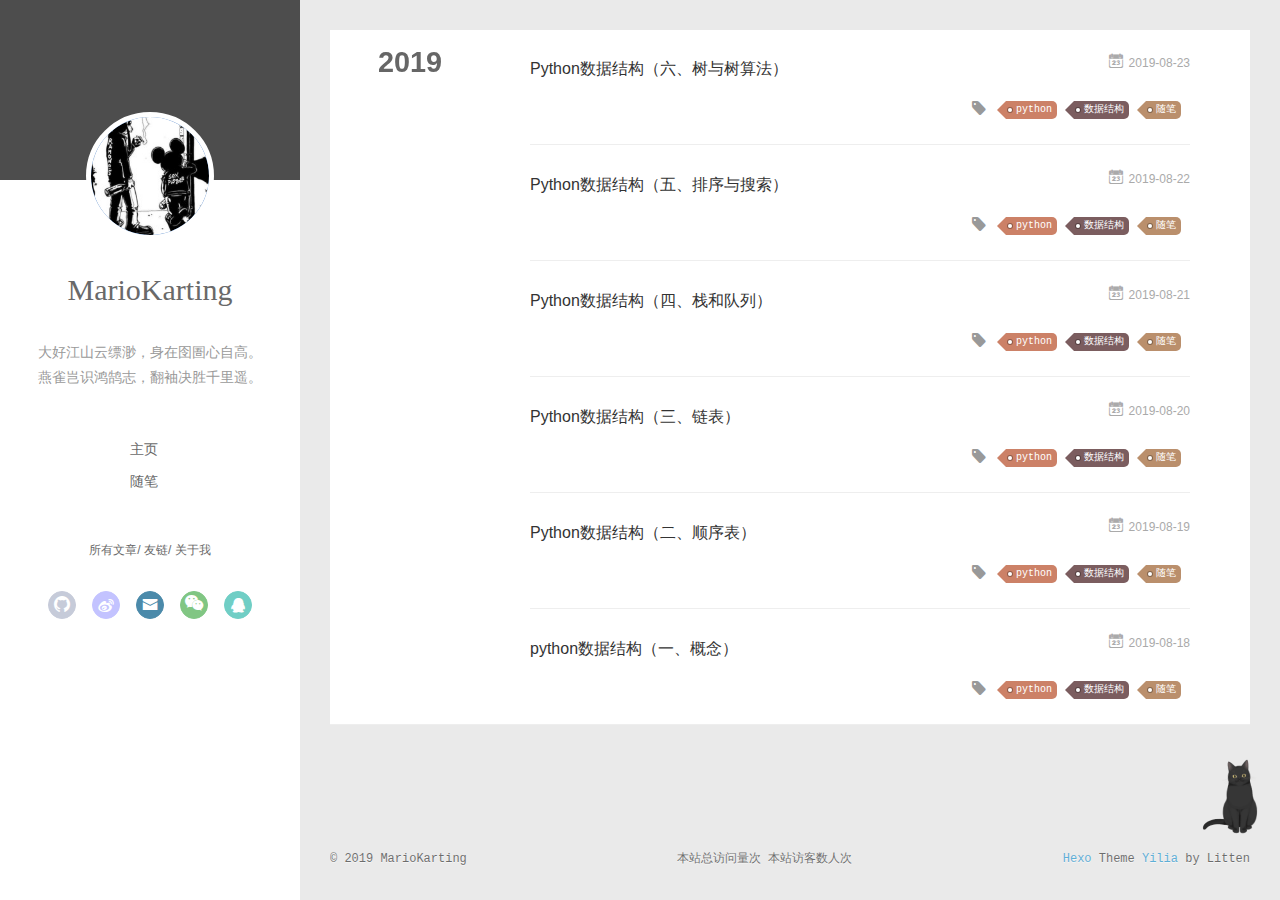
<file: archives/index.html>
<!DOCTYPE html>
<html>
<head><meta name="generator" content="Hexo 3.9.0">
   
  <meta charset="utf-8">
  
  <meta name="renderer" content="webkit">
  <meta http-equiv="X-UA-Compatible" content="IE=edge">
  <link rel="dns-prefetch" href="http://www.mariokarting.com">
  <title>Archives | MarioKarting ‘s blog</title>
  <meta name="viewport" content="width=device-width, initial-scale=1, maximum-scale=1">
  <meta name="description" content="本科，python后端开发，数据挖掘，CV,NPL">
<meta name="keywords" content="python">
<meta property="og:type" content="website">
<meta property="og:title" content="MarioKarting ‘s blog">
<meta property="og:url" content="http://www.mariokarting.com/archives/index.html">
<meta property="og:site_name" content="MarioKarting ‘s blog">
<meta property="og:description" content="本科，python后端开发，数据挖掘，CV,NPL">
<meta property="og:locale" content="default">
<meta name="twitter:card" content="summary">
<meta name="twitter:title" content="MarioKarting ‘s blog">
<meta name="twitter:description" content="本科，python后端开发，数据挖掘，CV,NPL">
  
  
    <link rel="icon" href="/assets/img/favicon.ico">
  
  <link rel="stylesheet" type="text/css" href="/./main.0cf68a.css">
  <style type="text/css">
  
    #container.show {
      background: linear-gradient(200deg,#a0cfe4,#e8c37e);
    }
  </style>
  

  
<script>
var _hmt = _hmt || [];
(function() {
	var hm = document.createElement("script");
	hm.src = "https://hm.baidu.com/hm.js?7acb1b5ad334cf361ae55d4d244d6635";
	var s = document.getElementsByTagName("script")[0]; 
	s.parentNode.insertBefore(hm, s);
})();
</script>



  <!-- < link rel="stylesheet" href="https://oindk07nf.qnssl.com/atom-one-dark.css" media="screen" type="text/css" > -->
</head>
</html>
<body>
  <div id="container" q-class="show:isCtnShow">
    <canvas id="anm-canvas" class="anm-canvas"></canvas>
    <div class="left-col" q-class="show:isShow">
      
<div class="overlay" style="background: #4d4d4d"></div>
<div class="intrude-less">
	<header id="header" class="inner">
		<a href="/" class="profilepic">
			<img src="/assets/blog_head_image/mc.jpg" class="js-avatar">
		</a>
		<hgroup>
		  <h1 class="header-author"><a href="/">MarioKarting</a></h1>
		</hgroup>
		
		<p class="header-subtitle">大好江山云缥渺，身在囹圄心自高。燕雀岂识鸿鹄志，翻袖决胜千里遥。</p>
		

		<nav class="header-menu">
			<ul>
			
				<li><a href="/">主页</a></li>
	        
				<li><a href="/tags/随笔">随笔</a></li>
	        
			</ul>
		</nav>
		<nav class="header-smart-menu">
    		
    			
    			<a q-on="click: openSlider(e, 'innerArchive')" href="javascript:void(0)">所有文章</a>
    			
            
    			
    			<a q-on="click: openSlider(e, 'friends')" href="javascript:void(0)">友链</a>
    			
            
    			
    			<a q-on="click: openSlider(e, 'aboutme')" href="javascript:void(0)">关于我</a>
    			
            
		</nav>
		<nav class="header-nav">
			<div class="social">
				
					<a class="github" target="_blank" href="https://github.com/MarioKarting" title="github"><i class="icon-github"></i></a>
		        
					<a class="weibo" target="_blank" href="https://weibo.com/u/5062828400" title="weibo"><i class="icon-weibo"></i></a>
		        
					<a class="mail" target="_blank" href="mailto:mclishuncheng@gmail.com" title="mail"><i class="icon-mail"></i></a>
		        
					<a class="weixin" target="_blank" href="http://pvw79kev4.bkt.clouddn.com/weixin_ff.jpg" title="weixin"><i class="icon-weixin"></i></a>
		        
					<a class="qq" target="_blank" href="http://pvw79kev4.bkt.clouddn.com/qq_ff.jpg" title="qq"><i class="icon-qq"></i></a>
		        
			</div>
		</nav>
	</header>		
</div>

    </div>
    <div class="mid-col" q-class="show:isShow,hide:isShow|isFalse">
      
<nav id="mobile-nav">
  	<div class="overlay js-overlay" style="background: #4d4d4d"></div>
	<div class="btnctn js-mobile-btnctn">
  		<div class="slider-trigger list" q-on="click: openSlider(e)"><i class="icon icon-sort"></i></div>
	</div>
	<div class="intrude-less">
		<header id="header" class="inner">
			<div class="profilepic">
				<img src="/assets/blog_head_image/mc.jpg" class="js-avatar">
			</div>
			<hgroup>
			  <h1 class="header-author js-header-author">MarioKarting</h1>
			</hgroup>
			
			<p class="header-subtitle"><i class="icon icon-quo-left"></i>大好江山云缥渺，身在囹圄心自高。燕雀岂识鸿鹄志，翻袖决胜千里遥。<i class="icon icon-quo-right"></i></p>
			
			
			
				
			
				
			
			
			
			<nav class="header-nav">
				<div class="social">
					
						<a class="github" target="_blank" href="https://github.com/MarioKarting" title="github"><i class="icon-github"></i></a>
			        
						<a class="weibo" target="_blank" href="https://weibo.com/u/5062828400" title="weibo"><i class="icon-weibo"></i></a>
			        
						<a class="mail" target="_blank" href="mailto:mclishuncheng@gmail.com" title="mail"><i class="icon-mail"></i></a>
			        
						<a class="weixin" target="_blank" href="http://pvw79kev4.bkt.clouddn.com/weixin_ff.jpg" title="weixin"><i class="icon-weixin"></i></a>
			        
						<a class="qq" target="_blank" href="http://pvw79kev4.bkt.clouddn.com/qq_ff.jpg" title="qq"><i class="icon-qq"></i></a>
			        
				</div>
			</nav>

			<nav class="header-menu js-header-menu">
				<ul style="width: 50%">
				
				
					<li style="width: 50%"><a href="/">主页</a></li>
		        
					<li style="width: 50%"><a href="/tags/随笔">随笔</a></li>
		        
				</ul>
			</nav>
		</header>				
	</div>
	<div class="mobile-mask" style="display:none" q-show="isShow"></div>
</nav>

      <div id="wrapper" class="body-wrap">
        <div class="menu-l">
          <div class="canvas-wrap">
            <canvas data-colors="#eaeaea" data-sectionHeight="100" data-contentId="js-content" id="myCanvas1" class="anm-canvas"></canvas>
          </div>
          <div id="js-content" class="content-ll">
            
  
  
    
    
      
      
      <section class="archives-wrap">
        <div class="archive-year-wrap">
          <a href="/archives/2019" class="archive-year">2019</a>
        </div>
        <div class="archives">
    
    <article class="archive-article archive-type-post">
  <div class="archive-article-inner">
    <header class="archive-article-header">
      	<div class="article-meta">
	      	<a href="/2019/08/23/data_structure_06/" class="archive-article-date">
  	<time datetime="2019-08-23T21:30:00.000Z" itemprop="datePublished"><i class="icon-calendar icon"></i>2019-08-23</time>
</a>
        </div>
    	 
  
    <h1 itemprop="name">
      <a class="archive-article-title" href="/2019/08/23/data_structure_06/">Python数据结构（六、树与树算法）</a>
    </h1>
  

        <div class="article-info info-on-right">
          
	<div class="article-tag tagcloud">
		<i class="icon-price-tags icon"></i>
		<ul class="article-tag-list">
			 
        		<li class="article-tag-list-item">
        			<a href="javascript:void(0)" class="js-tag article-tag-list-link color2">python</a>
        		</li>
      		 
        		<li class="article-tag-list-item">
        			<a href="javascript:void(0)" class="js-tag article-tag-list-link color5">数据结构</a>
        		</li>
      		 
        		<li class="article-tag-list-item">
        			<a href="javascript:void(0)" class="js-tag article-tag-list-link color3">随笔</a>
        		</li>
      		
		</ul>
	</div>

          

        </div>
        <div class="clearfix"></div>
    </header>
  </div>
</article>
  
    
    
    <article class="archive-article archive-type-post">
  <div class="archive-article-inner">
    <header class="archive-article-header">
      	<div class="article-meta">
	      	<a href="/2019/08/22/data_structure_05/" class="archive-article-date">
  	<time datetime="2019-08-22T16:30:00.000Z" itemprop="datePublished"><i class="icon-calendar icon"></i>2019-08-22</time>
</a>
        </div>
    	 
  
    <h1 itemprop="name">
      <a class="archive-article-title" href="/2019/08/22/data_structure_05/">Python数据结构（五、排序与搜索）</a>
    </h1>
  

        <div class="article-info info-on-right">
          
	<div class="article-tag tagcloud">
		<i class="icon-price-tags icon"></i>
		<ul class="article-tag-list">
			 
        		<li class="article-tag-list-item">
        			<a href="javascript:void(0)" class="js-tag article-tag-list-link color2">python</a>
        		</li>
      		 
        		<li class="article-tag-list-item">
        			<a href="javascript:void(0)" class="js-tag article-tag-list-link color5">数据结构</a>
        		</li>
      		 
        		<li class="article-tag-list-item">
        			<a href="javascript:void(0)" class="js-tag article-tag-list-link color3">随笔</a>
        		</li>
      		
		</ul>
	</div>

          

        </div>
        <div class="clearfix"></div>
    </header>
  </div>
</article>
  
    
    
    <article class="archive-article archive-type-post">
  <div class="archive-article-inner">
    <header class="archive-article-header">
      	<div class="article-meta">
	      	<a href="/2019/08/21/data_structure_04/" class="archive-article-date">
  	<time datetime="2019-08-22T00:30:00.000Z" itemprop="datePublished"><i class="icon-calendar icon"></i>2019-08-21</time>
</a>
        </div>
    	 
  
    <h1 itemprop="name">
      <a class="archive-article-title" href="/2019/08/21/data_structure_04/">Python数据结构（四、栈和队列）</a>
    </h1>
  

        <div class="article-info info-on-right">
          
	<div class="article-tag tagcloud">
		<i class="icon-price-tags icon"></i>
		<ul class="article-tag-list">
			 
        		<li class="article-tag-list-item">
        			<a href="javascript:void(0)" class="js-tag article-tag-list-link color2">python</a>
        		</li>
      		 
        		<li class="article-tag-list-item">
        			<a href="javascript:void(0)" class="js-tag article-tag-list-link color5">数据结构</a>
        		</li>
      		 
        		<li class="article-tag-list-item">
        			<a href="javascript:void(0)" class="js-tag article-tag-list-link color3">随笔</a>
        		</li>
      		
		</ul>
	</div>

          

        </div>
        <div class="clearfix"></div>
    </header>
  </div>
</article>
  
    
    
    <article class="archive-article archive-type-post">
  <div class="archive-article-inner">
    <header class="archive-article-header">
      	<div class="article-meta">
	      	<a href="/2019/08/20/data_structure_03/" class="archive-article-date">
  	<time datetime="2019-08-20T21:36:00.000Z" itemprop="datePublished"><i class="icon-calendar icon"></i>2019-08-20</time>
</a>
        </div>
    	 
  
    <h1 itemprop="name">
      <a class="archive-article-title" href="/2019/08/20/data_structure_03/">Python数据结构（三、链表）</a>
    </h1>
  

        <div class="article-info info-on-right">
          
	<div class="article-tag tagcloud">
		<i class="icon-price-tags icon"></i>
		<ul class="article-tag-list">
			 
        		<li class="article-tag-list-item">
        			<a href="javascript:void(0)" class="js-tag article-tag-list-link color2">python</a>
        		</li>
      		 
        		<li class="article-tag-list-item">
        			<a href="javascript:void(0)" class="js-tag article-tag-list-link color5">数据结构</a>
        		</li>
      		 
        		<li class="article-tag-list-item">
        			<a href="javascript:void(0)" class="js-tag article-tag-list-link color3">随笔</a>
        		</li>
      		
		</ul>
	</div>

          

        </div>
        <div class="clearfix"></div>
    </header>
  </div>
</article>
  
    
    
    <article class="archive-article archive-type-post">
  <div class="archive-article-inner">
    <header class="archive-article-header">
      	<div class="article-meta">
	      	<a href="/2019/08/19/data_structure_02/" class="archive-article-date">
  	<time datetime="2019-08-20T00:36:00.000Z" itemprop="datePublished"><i class="icon-calendar icon"></i>2019-08-19</time>
</a>
        </div>
    	 
  
    <h1 itemprop="name">
      <a class="archive-article-title" href="/2019/08/19/data_structure_02/">Python数据结构（二、顺序表）</a>
    </h1>
  

        <div class="article-info info-on-right">
          
	<div class="article-tag tagcloud">
		<i class="icon-price-tags icon"></i>
		<ul class="article-tag-list">
			 
        		<li class="article-tag-list-item">
        			<a href="javascript:void(0)" class="js-tag article-tag-list-link color2">python</a>
        		</li>
      		 
        		<li class="article-tag-list-item">
        			<a href="javascript:void(0)" class="js-tag article-tag-list-link color5">数据结构</a>
        		</li>
      		 
        		<li class="article-tag-list-item">
        			<a href="javascript:void(0)" class="js-tag article-tag-list-link color3">随笔</a>
        		</li>
      		
		</ul>
	</div>

          

        </div>
        <div class="clearfix"></div>
    </header>
  </div>
</article>
  
    
    
    <article class="archive-article archive-type-post">
  <div class="archive-article-inner">
    <header class="archive-article-header">
      	<div class="article-meta">
	      	<a href="/2019/08/18/data_structure_01/" class="archive-article-date">
  	<time datetime="2019-08-18T07:15:00.000Z" itemprop="datePublished"><i class="icon-calendar icon"></i>2019-08-18</time>
</a>
        </div>
    	 
  
    <h1 itemprop="name">
      <a class="archive-article-title" href="/2019/08/18/data_structure_01/">python数据结构（一、概念）</a>
    </h1>
  

        <div class="article-info info-on-right">
          
	<div class="article-tag tagcloud">
		<i class="icon-price-tags icon"></i>
		<ul class="article-tag-list">
			 
        		<li class="article-tag-list-item">
        			<a href="javascript:void(0)" class="js-tag article-tag-list-link color2">python</a>
        		</li>
      		 
        		<li class="article-tag-list-item">
        			<a href="javascript:void(0)" class="js-tag article-tag-list-link color5">数据结构</a>
        		</li>
      		 
        		<li class="article-tag-list-item">
        			<a href="javascript:void(0)" class="js-tag article-tag-list-link color3">随笔</a>
        		</li>
      		
		</ul>
	</div>

          

        </div>
        <div class="clearfix"></div>
    </header>
  </div>
</article>
  
  
    </div></section>
  

    


          </div>
        </div>
      </div>
      <footer id="footer">
  <div class="outer">
    <div id="footer-info">
    	<div class="footer-left">
    		&copy; 2019 MarioKarting
    	</div>
		<div>
				<script type="text/javascript">var cnzz_protocol = (("https:" == document.location.protocol) ? "https://" : "http://");document.write(unescape("%3Cspan id='cnzz_stat_icon_1277917311'%3E%3C/span%3E%3Cscript src='" + cnzz_protocol + "v1.cnzz.com/z_stat.php%3Fid%3D1277917311%26online%3D1%26show%3Dline' type='text/javascript'%3E%3C/script%3E"));</script>
		</div>

      	<div class="footer-right">
      		<a href="http://hexo.io/" target="_blank">Hexo</a>  Theme <a href="https://github.com/litten/hexo-theme-yilia" target="_blank">Yilia</a> by Litten
      	</div>
    </div>
  </div>
  <div calss="count-span">
	<span id="busuanzi_container_site_pv">
		本站总访问量<span id="busuanzi_value_site_pv"></span>次
	</span>
	<span id="busuanzi_container_site_uv">
		本站访客数<span id="busuanzi_value_site_uv"></span>人次
	  </span>
  </div>
</footer>
<script async src="//busuanzi.ibruce.info/busuanzi/2.3/busuanzi.pure.mini.js"></script>
    </div>
    <script>
	var yiliaConfig = {
		mathjax: false,
		isHome: false,
		isPost: false,
		isArchive: true,
		isTag: false,
		isCategory: false,
		open_in_new: true,
		toc_hide_index: true,
		root: "/",
		innerArchive: true,
		showTags: false
	}
</script>

<script>!function(t){function n(e){if(r[e])return r[e].exports;var i=r[e]={exports:{},id:e,loaded:!1};return t[e].call(i.exports,i,i.exports,n),i.loaded=!0,i.exports}var r={};n.m=t,n.c=r,n.p="./",n(0)}([function(t,n,r){r(195),t.exports=r(191)},function(t,n,r){var e=r(3),i=r(52),o=r(27),u=r(28),c=r(53),f="prototype",a=function(t,n,r){var s,l,h,v,p=t&a.F,d=t&a.G,y=t&a.S,g=t&a.P,b=t&a.B,m=d?e:y?e[n]||(e[n]={}):(e[n]||{})[f],x=d?i:i[n]||(i[n]={}),w=x[f]||(x[f]={});d&&(r=n);for(s in r)l=!p&&m&&void 0!==m[s],h=(l?m:r)[s],v=b&&l?c(h,e):g&&"function"==typeof h?c(Function.call,h):h,m&&u(m,s,h,t&a.U),x[s]!=h&&o(x,s,v),g&&w[s]!=h&&(w[s]=h)};e.core=i,a.F=1,a.G=2,a.S=4,a.P=8,a.B=16,a.W=32,a.U=64,a.R=128,t.exports=a},function(t,n,r){var e=r(6);t.exports=function(t){if(!e(t))throw TypeError(t+" is not an object!");return t}},function(t,n){var r=t.exports="undefined"!=typeof window&&window.Math==Math?window:"undefined"!=typeof self&&self.Math==Math?self:Function("return this")();"number"==typeof __g&&(__g=r)},function(t,n){t.exports=function(t){try{return!!t()}catch(t){return!0}}},function(t,n){var r=t.exports="undefined"!=typeof window&&window.Math==Math?window:"undefined"!=typeof self&&self.Math==Math?self:Function("return this")();"number"==typeof __g&&(__g=r)},function(t,n){t.exports=function(t){return"object"==typeof t?null!==t:"function"==typeof t}},function(t,n,r){var e=r(126)("wks"),i=r(76),o=r(3).Symbol,u="function"==typeof o;(t.exports=function(t){return e[t]||(e[t]=u&&o[t]||(u?o:i)("Symbol."+t))}).store=e},function(t,n){var r={}.hasOwnProperty;t.exports=function(t,n){return r.call(t,n)}},function(t,n,r){var e=r(94),i=r(33);t.exports=function(t){return e(i(t))}},function(t,n,r){t.exports=!r(4)(function(){return 7!=Object.defineProperty({},"a",{get:function(){return 7}}).a})},function(t,n,r){var e=r(2),i=r(167),o=r(50),u=Object.defineProperty;n.f=r(10)?Object.defineProperty:function(t,n,r){if(e(t),n=o(n,!0),e(r),i)try{return u(t,n,r)}catch(t){}if("get"in r||"set"in r)throw TypeError("Accessors not supported!");return"value"in r&&(t[n]=r.value),t}},function(t,n,r){t.exports=!r(18)(function(){return 7!=Object.defineProperty({},"a",{get:function(){return 7}}).a})},function(t,n,r){var e=r(14),i=r(22);t.exports=r(12)?function(t,n,r){return e.f(t,n,i(1,r))}:function(t,n,r){return t[n]=r,t}},function(t,n,r){var e=r(20),i=r(58),o=r(42),u=Object.defineProperty;n.f=r(12)?Object.defineProperty:function(t,n,r){if(e(t),n=o(n,!0),e(r),i)try{return u(t,n,r)}catch(t){}if("get"in r||"set"in r)throw TypeError("Accessors not supported!");return"value"in r&&(t[n]=r.value),t}},function(t,n,r){var e=r(40)("wks"),i=r(23),o=r(5).Symbol,u="function"==typeof o;(t.exports=function(t){return e[t]||(e[t]=u&&o[t]||(u?o:i)("Symbol."+t))}).store=e},function(t,n,r){var e=r(67),i=Math.min;t.exports=function(t){return t>0?i(e(t),9007199254740991):0}},function(t,n,r){var e=r(46);t.exports=function(t){return Object(e(t))}},function(t,n){t.exports=function(t){try{return!!t()}catch(t){return!0}}},function(t,n,r){var e=r(63),i=r(34);t.exports=Object.keys||function(t){return e(t,i)}},function(t,n,r){var e=r(21);t.exports=function(t){if(!e(t))throw TypeError(t+" is not an object!");return t}},function(t,n){t.exports=function(t){return"object"==typeof t?null!==t:"function"==typeof t}},function(t,n){t.exports=function(t,n){return{enumerable:!(1&t),configurable:!(2&t),writable:!(4&t),value:n}}},function(t,n){var r=0,e=Math.random();t.exports=function(t){return"Symbol(".concat(void 0===t?"":t,")_",(++r+e).toString(36))}},function(t,n){var r={}.hasOwnProperty;t.exports=function(t,n){return r.call(t,n)}},function(t,n){var r=t.exports={version:"2.4.0"};"number"==typeof __e&&(__e=r)},function(t,n){t.exports=function(t){if("function"!=typeof t)throw TypeError(t+" is not a function!");return t}},function(t,n,r){var e=r(11),i=r(66);t.exports=r(10)?function(t,n,r){return e.f(t,n,i(1,r))}:function(t,n,r){return t[n]=r,t}},function(t,n,r){var e=r(3),i=r(27),o=r(24),u=r(76)("src"),c="toString",f=Function[c],a=(""+f).split(c);r(52).inspectSource=function(t){return f.call(t)},(t.exports=function(t,n,r,c){var f="function"==typeof r;f&&(o(r,"name")||i(r,"name",n)),t[n]!==r&&(f&&(o(r,u)||i(r,u,t[n]?""+t[n]:a.join(String(n)))),t===e?t[n]=r:c?t[n]?t[n]=r:i(t,n,r):(delete t[n],i(t,n,r)))})(Function.prototype,c,function(){return"function"==typeof this&&this[u]||f.call(this)})},function(t,n,r){var e=r(1),i=r(4),o=r(46),u=function(t,n,r,e){var i=String(o(t)),u="<"+n;return""!==r&&(u+=" "+r+'="'+String(e).replace(/"/g,"&quot;")+'"'),u+">"+i+"</"+n+">"};t.exports=function(t,n){var r={};r[t]=n(u),e(e.P+e.F*i(function(){var n=""[t]('"');return n!==n.toLowerCase()||n.split('"').length>3}),"String",r)}},function(t,n,r){var e=r(115),i=r(46);t.exports=function(t){return e(i(t))}},function(t,n,r){var e=r(116),i=r(66),o=r(30),u=r(50),c=r(24),f=r(167),a=Object.getOwnPropertyDescriptor;n.f=r(10)?a:function(t,n){if(t=o(t),n=u(n,!0),f)try{return a(t,n)}catch(t){}if(c(t,n))return i(!e.f.call(t,n),t[n])}},function(t,n,r){var e=r(24),i=r(17),o=r(145)("IE_PROTO"),u=Object.prototype;t.exports=Object.getPrototypeOf||function(t){return t=i(t),e(t,o)?t[o]:"function"==typeof t.constructor&&t instanceof t.constructor?t.constructor.prototype:t instanceof Object?u:null}},function(t,n){t.exports=function(t){if(void 0==t)throw TypeError("Can't call method on  "+t);return t}},function(t,n){t.exports="constructor,hasOwnProperty,isPrototypeOf,propertyIsEnumerable,toLocaleString,toString,valueOf".split(",")},function(t,n){t.exports={}},function(t,n){t.exports=!0},function(t,n){n.f={}.propertyIsEnumerable},function(t,n,r){var e=r(14).f,i=r(8),o=r(15)("toStringTag");t.exports=function(t,n,r){t&&!i(t=r?t:t.prototype,o)&&e(t,o,{configurable:!0,value:n})}},function(t,n,r){var e=r(40)("keys"),i=r(23);t.exports=function(t){return e[t]||(e[t]=i(t))}},function(t,n,r){var e=r(5),i="__core-js_shared__",o=e[i]||(e[i]={});t.exports=function(t){return o[t]||(o[t]={})}},function(t,n){var r=Math.ceil,e=Math.floor;t.exports=function(t){return isNaN(t=+t)?0:(t>0?e:r)(t)}},function(t,n,r){var e=r(21);t.exports=function(t,n){if(!e(t))return t;var r,i;if(n&&"function"==typeof(r=t.toString)&&!e(i=r.call(t)))return i;if("function"==typeof(r=t.valueOf)&&!e(i=r.call(t)))return i;if(!n&&"function"==typeof(r=t.toString)&&!e(i=r.call(t)))return i;throw TypeError("Can't convert object to primitive value")}},function(t,n,r){var e=r(5),i=r(25),o=r(36),u=r(44),c=r(14).f;t.exports=function(t){var n=i.Symbol||(i.Symbol=o?{}:e.Symbol||{});"_"==t.charAt(0)||t in n||c(n,t,{value:u.f(t)})}},function(t,n,r){n.f=r(15)},function(t,n){var r={}.toString;t.exports=function(t){return r.call(t).slice(8,-1)}},function(t,n){t.exports=function(t){if(void 0==t)throw TypeError("Can't call method on  "+t);return t}},function(t,n,r){var e=r(4);t.exports=function(t,n){return!!t&&e(function(){n?t.call(null,function(){},1):t.call(null)})}},function(t,n,r){var e=r(53),i=r(115),o=r(17),u=r(16),c=r(203);t.exports=function(t,n){var r=1==t,f=2==t,a=3==t,s=4==t,l=6==t,h=5==t||l,v=n||c;return function(n,c,p){for(var d,y,g=o(n),b=i(g),m=e(c,p,3),x=u(b.length),w=0,S=r?v(n,x):f?v(n,0):void 0;x>w;w++)if((h||w in b)&&(d=b[w],y=m(d,w,g),t))if(r)S[w]=y;else if(y)switch(t){case 3:return!0;case 5:return d;case 6:return w;case 2:S.push(d)}else if(s)return!1;return l?-1:a||s?s:S}}},function(t,n,r){var e=r(1),i=r(52),o=r(4);t.exports=function(t,n){var r=(i.Object||{})[t]||Object[t],u={};u[t]=n(r),e(e.S+e.F*o(function(){r(1)}),"Object",u)}},function(t,n,r){var e=r(6);t.exports=function(t,n){if(!e(t))return t;var r,i;if(n&&"function"==typeof(r=t.toString)&&!e(i=r.call(t)))return i;if("function"==typeof(r=t.valueOf)&&!e(i=r.call(t)))return i;if(!n&&"function"==typeof(r=t.toString)&&!e(i=r.call(t)))return i;throw TypeError("Can't convert object to primitive value")}},function(t,n,r){var e=r(5),i=r(25),o=r(91),u=r(13),c="prototype",f=function(t,n,r){var a,s,l,h=t&f.F,v=t&f.G,p=t&f.S,d=t&f.P,y=t&f.B,g=t&f.W,b=v?i:i[n]||(i[n]={}),m=b[c],x=v?e:p?e[n]:(e[n]||{})[c];v&&(r=n);for(a in r)(s=!h&&x&&void 0!==x[a])&&a in b||(l=s?x[a]:r[a],b[a]=v&&"function"!=typeof x[a]?r[a]:y&&s?o(l,e):g&&x[a]==l?function(t){var n=function(n,r,e){if(this instanceof t){switch(arguments.length){case 0:return new t;case 1:return new t(n);case 2:return new t(n,r)}return new t(n,r,e)}return t.apply(this,arguments)};return n[c]=t[c],n}(l):d&&"function"==typeof l?o(Function.call,l):l,d&&((b.virtual||(b.virtual={}))[a]=l,t&f.R&&m&&!m[a]&&u(m,a,l)))};f.F=1,f.G=2,f.S=4,f.P=8,f.B=16,f.W=32,f.U=64,f.R=128,t.exports=f},function(t,n){var r=t.exports={version:"2.4.0"};"number"==typeof __e&&(__e=r)},function(t,n,r){var e=r(26);t.exports=function(t,n,r){if(e(t),void 0===n)return t;switch(r){case 1:return function(r){return t.call(n,r)};case 2:return function(r,e){return t.call(n,r,e)};case 3:return function(r,e,i){return t.call(n,r,e,i)}}return function(){return t.apply(n,arguments)}}},function(t,n,r){var e=r(183),i=r(1),o=r(126)("metadata"),u=o.store||(o.store=new(r(186))),c=function(t,n,r){var i=u.get(t);if(!i){if(!r)return;u.set(t,i=new e)}var o=i.get(n);if(!o){if(!r)return;i.set(n,o=new e)}return o},f=function(t,n,r){var e=c(n,r,!1);return void 0!==e&&e.has(t)},a=function(t,n,r){var e=c(n,r,!1);return void 0===e?void 0:e.get(t)},s=function(t,n,r,e){c(r,e,!0).set(t,n)},l=function(t,n){var r=c(t,n,!1),e=[];return r&&r.forEach(function(t,n){e.push(n)}),e},h=function(t){return void 0===t||"symbol"==typeof t?t:String(t)},v=function(t){i(i.S,"Reflect",t)};t.exports={store:u,map:c,has:f,get:a,set:s,keys:l,key:h,exp:v}},function(t,n,r){"use strict";if(r(10)){var e=r(69),i=r(3),o=r(4),u=r(1),c=r(127),f=r(152),a=r(53),s=r(68),l=r(66),h=r(27),v=r(73),p=r(67),d=r(16),y=r(75),g=r(50),b=r(24),m=r(180),x=r(114),w=r(6),S=r(17),_=r(137),O=r(70),E=r(32),P=r(71).f,j=r(154),F=r(76),M=r(7),A=r(48),N=r(117),T=r(146),I=r(155),k=r(80),L=r(123),R=r(74),C=r(130),D=r(160),U=r(11),W=r(31),G=U.f,B=W.f,V=i.RangeError,z=i.TypeError,q=i.Uint8Array,K="ArrayBuffer",J="Shared"+K,Y="BYTES_PER_ELEMENT",H="prototype",$=Array[H],X=f.ArrayBuffer,Q=f.DataView,Z=A(0),tt=A(2),nt=A(3),rt=A(4),et=A(5),it=A(6),ot=N(!0),ut=N(!1),ct=I.values,ft=I.keys,at=I.entries,st=$.lastIndexOf,lt=$.reduce,ht=$.reduceRight,vt=$.join,pt=$.sort,dt=$.slice,yt=$.toString,gt=$.toLocaleString,bt=M("iterator"),mt=M("toStringTag"),xt=F("typed_constructor"),wt=F("def_constructor"),St=c.CONSTR,_t=c.TYPED,Ot=c.VIEW,Et="Wrong length!",Pt=A(1,function(t,n){return Tt(T(t,t[wt]),n)}),jt=o(function(){return 1===new q(new Uint16Array([1]).buffer)[0]}),Ft=!!q&&!!q[H].set&&o(function(){new q(1).set({})}),Mt=function(t,n){if(void 0===t)throw z(Et);var r=+t,e=d(t);if(n&&!m(r,e))throw V(Et);return e},At=function(t,n){var r=p(t);if(r<0||r%n)throw V("Wrong offset!");return r},Nt=function(t){if(w(t)&&_t in t)return t;throw z(t+" is not a typed array!")},Tt=function(t,n){if(!(w(t)&&xt in t))throw z("It is not a typed array constructor!");return new t(n)},It=function(t,n){return kt(T(t,t[wt]),n)},kt=function(t,n){for(var r=0,e=n.length,i=Tt(t,e);e>r;)i[r]=n[r++];return i},Lt=function(t,n,r){G(t,n,{get:function(){return this._d[r]}})},Rt=function(t){var n,r,e,i,o,u,c=S(t),f=arguments.length,s=f>1?arguments[1]:void 0,l=void 0!==s,h=j(c);if(void 0!=h&&!_(h)){for(u=h.call(c),e=[],n=0;!(o=u.next()).done;n++)e.push(o.value);c=e}for(l&&f>2&&(s=a(s,arguments[2],2)),n=0,r=d(c.length),i=Tt(this,r);r>n;n++)i[n]=l?s(c[n],n):c[n];return i},Ct=function(){for(var t=0,n=arguments.length,r=Tt(this,n);n>t;)r[t]=arguments[t++];return r},Dt=!!q&&o(function(){gt.call(new q(1))}),Ut=function(){return gt.apply(Dt?dt.call(Nt(this)):Nt(this),arguments)},Wt={copyWithin:function(t,n){return D.call(Nt(this),t,n,arguments.length>2?arguments[2]:void 0)},every:function(t){return rt(Nt(this),t,arguments.length>1?arguments[1]:void 0)},fill:function(t){return C.apply(Nt(this),arguments)},filter:function(t){return It(this,tt(Nt(this),t,arguments.length>1?arguments[1]:void 0))},find:function(t){return et(Nt(this),t,arguments.length>1?arguments[1]:void 0)},findIndex:function(t){return it(Nt(this),t,arguments.length>1?arguments[1]:void 0)},forEach:function(t){Z(Nt(this),t,arguments.length>1?arguments[1]:void 0)},indexOf:function(t){return ut(Nt(this),t,arguments.length>1?arguments[1]:void 0)},includes:function(t){return ot(Nt(this),t,arguments.length>1?arguments[1]:void 0)},join:function(t){return vt.apply(Nt(this),arguments)},lastIndexOf:function(t){return st.apply(Nt(this),arguments)},map:function(t){return Pt(Nt(this),t,arguments.length>1?arguments[1]:void 0)},reduce:function(t){return lt.apply(Nt(this),arguments)},reduceRight:function(t){return ht.apply(Nt(this),arguments)},reverse:function(){for(var t,n=this,r=Nt(n).length,e=Math.floor(r/2),i=0;i<e;)t=n[i],n[i++]=n[--r],n[r]=t;return n},some:function(t){return nt(Nt(this),t,arguments.length>1?arguments[1]:void 0)},sort:function(t){return pt.call(Nt(this),t)},subarray:function(t,n){var r=Nt(this),e=r.length,i=y(t,e);return new(T(r,r[wt]))(r.buffer,r.byteOffset+i*r.BYTES_PER_ELEMENT,d((void 0===n?e:y(n,e))-i))}},Gt=function(t,n){return It(this,dt.call(Nt(this),t,n))},Bt=function(t){Nt(this);var n=At(arguments[1],1),r=this.length,e=S(t),i=d(e.length),o=0;if(i+n>r)throw V(Et);for(;o<i;)this[n+o]=e[o++]},Vt={entries:function(){return at.call(Nt(this))},keys:function(){return ft.call(Nt(this))},values:function(){return ct.call(Nt(this))}},zt=function(t,n){return w(t)&&t[_t]&&"symbol"!=typeof n&&n in t&&String(+n)==String(n)},qt=function(t,n){return zt(t,n=g(n,!0))?l(2,t[n]):B(t,n)},Kt=function(t,n,r){return!(zt(t,n=g(n,!0))&&w(r)&&b(r,"value"))||b(r,"get")||b(r,"set")||r.configurable||b(r,"writable")&&!r.writable||b(r,"enumerable")&&!r.enumerable?G(t,n,r):(t[n]=r.value,t)};St||(W.f=qt,U.f=Kt),u(u.S+u.F*!St,"Object",{getOwnPropertyDescriptor:qt,defineProperty:Kt}),o(function(){yt.call({})})&&(yt=gt=function(){return vt.call(this)});var Jt=v({},Wt);v(Jt,Vt),h(Jt,bt,Vt.values),v(Jt,{slice:Gt,set:Bt,constructor:function(){},toString:yt,toLocaleString:Ut}),Lt(Jt,"buffer","b"),Lt(Jt,"byteOffset","o"),Lt(Jt,"byteLength","l"),Lt(Jt,"length","e"),G(Jt,mt,{get:function(){return this[_t]}}),t.exports=function(t,n,r,f){f=!!f;var a=t+(f?"Clamped":"")+"Array",l="Uint8Array"!=a,v="get"+t,p="set"+t,y=i[a],g=y||{},b=y&&E(y),m=!y||!c.ABV,S={},_=y&&y[H],j=function(t,r){var e=t._d;return e.v[v](r*n+e.o,jt)},F=function(t,r,e){var i=t._d;f&&(e=(e=Math.round(e))<0?0:e>255?255:255&e),i.v[p](r*n+i.o,e,jt)},M=function(t,n){G(t,n,{get:function(){return j(this,n)},set:function(t){return F(this,n,t)},enumerable:!0})};m?(y=r(function(t,r,e,i){s(t,y,a,"_d");var o,u,c,f,l=0,v=0;if(w(r)){if(!(r instanceof X||(f=x(r))==K||f==J))return _t in r?kt(y,r):Rt.call(y,r);o=r,v=At(e,n);var p=r.byteLength;if(void 0===i){if(p%n)throw V(Et);if((u=p-v)<0)throw V(Et)}else if((u=d(i)*n)+v>p)throw V(Et);c=u/n}else c=Mt(r,!0),u=c*n,o=new X(u);for(h(t,"_d",{b:o,o:v,l:u,e:c,v:new Q(o)});l<c;)M(t,l++)}),_=y[H]=O(Jt),h(_,"constructor",y)):L(function(t){new y(null),new y(t)},!0)||(y=r(function(t,r,e,i){s(t,y,a);var o;return w(r)?r instanceof X||(o=x(r))==K||o==J?void 0!==i?new g(r,At(e,n),i):void 0!==e?new g(r,At(e,n)):new g(r):_t in r?kt(y,r):Rt.call(y,r):new g(Mt(r,l))}),Z(b!==Function.prototype?P(g).concat(P(b)):P(g),function(t){t in y||h(y,t,g[t])}),y[H]=_,e||(_.constructor=y));var A=_[bt],N=!!A&&("values"==A.name||void 0==A.name),T=Vt.values;h(y,xt,!0),h(_,_t,a),h(_,Ot,!0),h(_,wt,y),(f?new y(1)[mt]==a:mt in _)||G(_,mt,{get:function(){return a}}),S[a]=y,u(u.G+u.W+u.F*(y!=g),S),u(u.S,a,{BYTES_PER_ELEMENT:n,from:Rt,of:Ct}),Y in _||h(_,Y,n),u(u.P,a,Wt),R(a),u(u.P+u.F*Ft,a,{set:Bt}),u(u.P+u.F*!N,a,Vt),u(u.P+u.F*(_.toString!=yt),a,{toString:yt}),u(u.P+u.F*o(function(){new y(1).slice()}),a,{slice:Gt}),u(u.P+u.F*(o(function(){return[1,2].toLocaleString()!=new y([1,2]).toLocaleString()})||!o(function(){_.toLocaleString.call([1,2])})),a,{toLocaleString:Ut}),k[a]=N?A:T,e||N||h(_,bt,T)}}else t.exports=function(){}},function(t,n){var r={}.toString;t.exports=function(t){return r.call(t).slice(8,-1)}},function(t,n,r){var e=r(21),i=r(5).document,o=e(i)&&e(i.createElement);t.exports=function(t){return o?i.createElement(t):{}}},function(t,n,r){t.exports=!r(12)&&!r(18)(function(){return 7!=Object.defineProperty(r(57)("div"),"a",{get:function(){return 7}}).a})},function(t,n,r){"use strict";var e=r(36),i=r(51),o=r(64),u=r(13),c=r(8),f=r(35),a=r(96),s=r(38),l=r(103),h=r(15)("iterator"),v=!([].keys&&"next"in[].keys()),p="keys",d="values",y=function(){return this};t.exports=function(t,n,r,g,b,m,x){a(r,n,g);var w,S,_,O=function(t){if(!v&&t in F)return F[t];switch(t){case p:case d:return function(){return new r(this,t)}}return function(){return new r(this,t)}},E=n+" Iterator",P=b==d,j=!1,F=t.prototype,M=F[h]||F["@@iterator"]||b&&F[b],A=M||O(b),N=b?P?O("entries"):A:void 0,T="Array"==n?F.entries||M:M;if(T&&(_=l(T.call(new t)))!==Object.prototype&&(s(_,E,!0),e||c(_,h)||u(_,h,y)),P&&M&&M.name!==d&&(j=!0,A=function(){return M.call(this)}),e&&!x||!v&&!j&&F[h]||u(F,h,A),f[n]=A,f[E]=y,b)if(w={values:P?A:O(d),keys:m?A:O(p),entries:N},x)for(S in w)S in F||o(F,S,w[S]);else i(i.P+i.F*(v||j),n,w);return w}},function(t,n,r){var e=r(20),i=r(100),o=r(34),u=r(39)("IE_PROTO"),c=function(){},f="prototype",a=function(){var t,n=r(57)("iframe"),e=o.length;for(n.style.display="none",r(93).appendChild(n),n.src="javascript:",t=n.contentWindow.document,t.open(),t.write("<script>document.F=Object<\/script>"),t.close(),a=t.F;e--;)delete a[f][o[e]];return a()};t.exports=Object.create||function(t,n){var r;return null!==t?(c[f]=e(t),r=new c,c[f]=null,r[u]=t):r=a(),void 0===n?r:i(r,n)}},function(t,n,r){var e=r(63),i=r(34).concat("length","prototype");n.f=Object.getOwnPropertyNames||function(t){return e(t,i)}},function(t,n){n.f=Object.getOwnPropertySymbols},function(t,n,r){var e=r(8),i=r(9),o=r(90)(!1),u=r(39)("IE_PROTO");t.exports=function(t,n){var r,c=i(t),f=0,a=[];for(r in c)r!=u&&e(c,r)&&a.push(r);for(;n.length>f;)e(c,r=n[f++])&&(~o(a,r)||a.push(r));return a}},function(t,n,r){t.exports=r(13)},function(t,n,r){var e=r(76)("meta"),i=r(6),o=r(24),u=r(11).f,c=0,f=Object.isExtensible||function(){return!0},a=!r(4)(function(){return f(Object.preventExtensions({}))}),s=function(t){u(t,e,{value:{i:"O"+ ++c,w:{}}})},l=function(t,n){if(!i(t))return"symbol"==typeof t?t:("string"==typeof t?"S":"P")+t;if(!o(t,e)){if(!f(t))return"F";if(!n)return"E";s(t)}return t[e].i},h=function(t,n){if(!o(t,e)){if(!f(t))return!0;if(!n)return!1;s(t)}return t[e].w},v=function(t){return a&&p.NEED&&f(t)&&!o(t,e)&&s(t),t},p=t.exports={KEY:e,NEED:!1,fastKey:l,getWeak:h,onFreeze:v}},function(t,n){t.exports=function(t,n){return{enumerable:!(1&t),configurable:!(2&t),writable:!(4&t),value:n}}},function(t,n){var r=Math.ceil,e=Math.floor;t.exports=function(t){return isNaN(t=+t)?0:(t>0?e:r)(t)}},function(t,n){t.exports=function(t,n,r,e){if(!(t instanceof n)||void 0!==e&&e in t)throw TypeError(r+": incorrect invocation!");return t}},function(t,n){t.exports=!1},function(t,n,r){var e=r(2),i=r(173),o=r(133),u=r(145)("IE_PROTO"),c=function(){},f="prototype",a=function(){var t,n=r(132)("iframe"),e=o.length;for(n.style.display="none",r(135).appendChild(n),n.src="javascript:",t=n.contentWindow.document,t.open(),t.write("<script>document.F=Object<\/script>"),t.close(),a=t.F;e--;)delete a[f][o[e]];return a()};t.exports=Object.create||function(t,n){var r;return null!==t?(c[f]=e(t),r=new c,c[f]=null,r[u]=t):r=a(),void 0===n?r:i(r,n)}},function(t,n,r){var e=r(175),i=r(133).concat("length","prototype");n.f=Object.getOwnPropertyNames||function(t){return e(t,i)}},function(t,n,r){var e=r(175),i=r(133);t.exports=Object.keys||function(t){return e(t,i)}},function(t,n,r){var e=r(28);t.exports=function(t,n,r){for(var i in n)e(t,i,n[i],r);return t}},function(t,n,r){"use strict";var e=r(3),i=r(11),o=r(10),u=r(7)("species");t.exports=function(t){var n=e[t];o&&n&&!n[u]&&i.f(n,u,{configurable:!0,get:function(){return this}})}},function(t,n,r){var e=r(67),i=Math.max,o=Math.min;t.exports=function(t,n){return t=e(t),t<0?i(t+n,0):o(t,n)}},function(t,n){var r=0,e=Math.random();t.exports=function(t){return"Symbol(".concat(void 0===t?"":t,")_",(++r+e).toString(36))}},function(t,n,r){var e=r(33);t.exports=function(t){return Object(e(t))}},function(t,n,r){var e=r(7)("unscopables"),i=Array.prototype;void 0==i[e]&&r(27)(i,e,{}),t.exports=function(t){i[e][t]=!0}},function(t,n,r){var e=r(53),i=r(169),o=r(137),u=r(2),c=r(16),f=r(154),a={},s={},n=t.exports=function(t,n,r,l,h){var v,p,d,y,g=h?function(){return t}:f(t),b=e(r,l,n?2:1),m=0;if("function"!=typeof g)throw TypeError(t+" is not iterable!");if(o(g)){for(v=c(t.length);v>m;m++)if((y=n?b(u(p=t[m])[0],p[1]):b(t[m]))===a||y===s)return y}else for(d=g.call(t);!(p=d.next()).done;)if((y=i(d,b,p.value,n))===a||y===s)return y};n.BREAK=a,n.RETURN=s},function(t,n){t.exports={}},function(t,n,r){var e=r(11).f,i=r(24),o=r(7)("toStringTag");t.exports=function(t,n,r){t&&!i(t=r?t:t.prototype,o)&&e(t,o,{configurable:!0,value:n})}},function(t,n,r){var e=r(1),i=r(46),o=r(4),u=r(150),c="["+u+"]",f="​",a=RegExp("^"+c+c+"*"),s=RegExp(c+c+"*$"),l=function(t,n,r){var i={},c=o(function(){return!!u[t]()||f[t]()!=f}),a=i[t]=c?n(h):u[t];r&&(i[r]=a),e(e.P+e.F*c,"String",i)},h=l.trim=function(t,n){return t=String(i(t)),1&n&&(t=t.replace(a,"")),2&n&&(t=t.replace(s,"")),t};t.exports=l},function(t,n,r){t.exports={default:r(86),__esModule:!0}},function(t,n,r){t.exports={default:r(87),__esModule:!0}},function(t,n,r){"use strict";function e(t){return t&&t.__esModule?t:{default:t}}n.__esModule=!0;var i=r(84),o=e(i),u=r(83),c=e(u),f="function"==typeof c.default&&"symbol"==typeof o.default?function(t){return typeof t}:function(t){return t&&"function"==typeof c.default&&t.constructor===c.default&&t!==c.default.prototype?"symbol":typeof t};n.default="function"==typeof c.default&&"symbol"===f(o.default)?function(t){return void 0===t?"undefined":f(t)}:function(t){return t&&"function"==typeof c.default&&t.constructor===c.default&&t!==c.default.prototype?"symbol":void 0===t?"undefined":f(t)}},function(t,n,r){r(110),r(108),r(111),r(112),t.exports=r(25).Symbol},function(t,n,r){r(109),r(113),t.exports=r(44).f("iterator")},function(t,n){t.exports=function(t){if("function"!=typeof t)throw TypeError(t+" is not a function!");return t}},function(t,n){t.exports=function(){}},function(t,n,r){var e=r(9),i=r(106),o=r(105);t.exports=function(t){return function(n,r,u){var c,f=e(n),a=i(f.length),s=o(u,a);if(t&&r!=r){for(;a>s;)if((c=f[s++])!=c)return!0}else for(;a>s;s++)if((t||s in f)&&f[s]===r)return t||s||0;return!t&&-1}}},function(t,n,r){var e=r(88);t.exports=function(t,n,r){if(e(t),void 0===n)return t;switch(r){case 1:return function(r){return t.call(n,r)};case 2:return function(r,e){return t.call(n,r,e)};case 3:return function(r,e,i){return t.call(n,r,e,i)}}return function(){return t.apply(n,arguments)}}},function(t,n,r){var e=r(19),i=r(62),o=r(37);t.exports=function(t){var n=e(t),r=i.f;if(r)for(var u,c=r(t),f=o.f,a=0;c.length>a;)f.call(t,u=c[a++])&&n.push(u);return n}},function(t,n,r){t.exports=r(5).document&&document.documentElement},function(t,n,r){var e=r(56);t.exports=Object("z").propertyIsEnumerable(0)?Object:function(t){return"String"==e(t)?t.split(""):Object(t)}},function(t,n,r){var e=r(56);t.exports=Array.isArray||function(t){return"Array"==e(t)}},function(t,n,r){"use strict";var e=r(60),i=r(22),o=r(38),u={};r(13)(u,r(15)("iterator"),function(){return this}),t.exports=function(t,n,r){t.prototype=e(u,{next:i(1,r)}),o(t,n+" Iterator")}},function(t,n){t.exports=function(t,n){return{value:n,done:!!t}}},function(t,n,r){var e=r(19),i=r(9);t.exports=function(t,n){for(var r,o=i(t),u=e(o),c=u.length,f=0;c>f;)if(o[r=u[f++]]===n)return r}},function(t,n,r){var e=r(23)("meta"),i=r(21),o=r(8),u=r(14).f,c=0,f=Object.isExtensible||function(){return!0},a=!r(18)(function(){return f(Object.preventExtensions({}))}),s=function(t){u(t,e,{value:{i:"O"+ ++c,w:{}}})},l=function(t,n){if(!i(t))return"symbol"==typeof t?t:("string"==typeof t?"S":"P")+t;if(!o(t,e)){if(!f(t))return"F";if(!n)return"E";s(t)}return t[e].i},h=function(t,n){if(!o(t,e)){if(!f(t))return!0;if(!n)return!1;s(t)}return t[e].w},v=function(t){return a&&p.NEED&&f(t)&&!o(t,e)&&s(t),t},p=t.exports={KEY:e,NEED:!1,fastKey:l,getWeak:h,onFreeze:v}},function(t,n,r){var e=r(14),i=r(20),o=r(19);t.exports=r(12)?Object.defineProperties:function(t,n){i(t);for(var r,u=o(n),c=u.length,f=0;c>f;)e.f(t,r=u[f++],n[r]);return t}},function(t,n,r){var e=r(37),i=r(22),o=r(9),u=r(42),c=r(8),f=r(58),a=Object.getOwnPropertyDescriptor;n.f=r(12)?a:function(t,n){if(t=o(t),n=u(n,!0),f)try{return a(t,n)}catch(t){}if(c(t,n))return i(!e.f.call(t,n),t[n])}},function(t,n,r){var e=r(9),i=r(61).f,o={}.toString,u="object"==typeof window&&window&&Object.getOwnPropertyNames?Object.getOwnPropertyNames(window):[],c=function(t){try{return i(t)}catch(t){return u.slice()}};t.exports.f=function(t){return u&&"[object Window]"==o.call(t)?c(t):i(e(t))}},function(t,n,r){var e=r(8),i=r(77),o=r(39)("IE_PROTO"),u=Object.prototype;t.exports=Object.getPrototypeOf||function(t){return t=i(t),e(t,o)?t[o]:"function"==typeof t.constructor&&t instanceof t.constructor?t.constructor.prototype:t instanceof Object?u:null}},function(t,n,r){var e=r(41),i=r(33);t.exports=function(t){return function(n,r){var o,u,c=String(i(n)),f=e(r),a=c.length;return f<0||f>=a?t?"":void 0:(o=c.charCodeAt(f),o<55296||o>56319||f+1===a||(u=c.charCodeAt(f+1))<56320||u>57343?t?c.charAt(f):o:t?c.slice(f,f+2):u-56320+(o-55296<<10)+65536)}}},function(t,n,r){var e=r(41),i=Math.max,o=Math.min;t.exports=function(t,n){return t=e(t),t<0?i(t+n,0):o(t,n)}},function(t,n,r){var e=r(41),i=Math.min;t.exports=function(t){return t>0?i(e(t),9007199254740991):0}},function(t,n,r){"use strict";var e=r(89),i=r(97),o=r(35),u=r(9);t.exports=r(59)(Array,"Array",function(t,n){this._t=u(t),this._i=0,this._k=n},function(){var t=this._t,n=this._k,r=this._i++;return!t||r>=t.length?(this._t=void 0,i(1)):"keys"==n?i(0,r):"values"==n?i(0,t[r]):i(0,[r,t[r]])},"values"),o.Arguments=o.Array,e("keys"),e("values"),e("entries")},function(t,n){},function(t,n,r){"use strict";var e=r(104)(!0);r(59)(String,"String",function(t){this._t=String(t),this._i=0},function(){var t,n=this._t,r=this._i;return r>=n.length?{value:void 0,done:!0}:(t=e(n,r),this._i+=t.length,{value:t,done:!1})})},function(t,n,r){"use strict";var e=r(5),i=r(8),o=r(12),u=r(51),c=r(64),f=r(99).KEY,a=r(18),s=r(40),l=r(38),h=r(23),v=r(15),p=r(44),d=r(43),y=r(98),g=r(92),b=r(95),m=r(20),x=r(9),w=r(42),S=r(22),_=r(60),O=r(102),E=r(101),P=r(14),j=r(19),F=E.f,M=P.f,A=O.f,N=e.Symbol,T=e.JSON,I=T&&T.stringify,k="prototype",L=v("_hidden"),R=v("toPrimitive"),C={}.propertyIsEnumerable,D=s("symbol-registry"),U=s("symbols"),W=s("op-symbols"),G=Object[k],B="function"==typeof N,V=e.QObject,z=!V||!V[k]||!V[k].findChild,q=o&&a(function(){return 7!=_(M({},"a",{get:function(){return M(this,"a",{value:7}).a}})).a})?function(t,n,r){var e=F(G,n);e&&delete G[n],M(t,n,r),e&&t!==G&&M(G,n,e)}:M,K=function(t){var n=U[t]=_(N[k]);return n._k=t,n},J=B&&"symbol"==typeof N.iterator?function(t){return"symbol"==typeof t}:function(t){return t instanceof N},Y=function(t,n,r){return t===G&&Y(W,n,r),m(t),n=w(n,!0),m(r),i(U,n)?(r.enumerable?(i(t,L)&&t[L][n]&&(t[L][n]=!1),r=_(r,{enumerable:S(0,!1)})):(i(t,L)||M(t,L,S(1,{})),t[L][n]=!0),q(t,n,r)):M(t,n,r)},H=function(t,n){m(t);for(var r,e=g(n=x(n)),i=0,o=e.length;o>i;)Y(t,r=e[i++],n[r]);return t},$=function(t,n){return void 0===n?_(t):H(_(t),n)},X=function(t){var n=C.call(this,t=w(t,!0));return!(this===G&&i(U,t)&&!i(W,t))&&(!(n||!i(this,t)||!i(U,t)||i(this,L)&&this[L][t])||n)},Q=function(t,n){if(t=x(t),n=w(n,!0),t!==G||!i(U,n)||i(W,n)){var r=F(t,n);return!r||!i(U,n)||i(t,L)&&t[L][n]||(r.enumerable=!0),r}},Z=function(t){for(var n,r=A(x(t)),e=[],o=0;r.length>o;)i(U,n=r[o++])||n==L||n==f||e.push(n);return e},tt=function(t){for(var n,r=t===G,e=A(r?W:x(t)),o=[],u=0;e.length>u;)!i(U,n=e[u++])||r&&!i(G,n)||o.push(U[n]);return o};B||(N=function(){if(this instanceof N)throw TypeError("Symbol is not a constructor!");var t=h(arguments.length>0?arguments[0]:void 0),n=function(r){this===G&&n.call(W,r),i(this,L)&&i(this[L],t)&&(this[L][t]=!1),q(this,t,S(1,r))};return o&&z&&q(G,t,{configurable:!0,set:n}),K(t)},c(N[k],"toString",function(){return this._k}),E.f=Q,P.f=Y,r(61).f=O.f=Z,r(37).f=X,r(62).f=tt,o&&!r(36)&&c(G,"propertyIsEnumerable",X,!0),p.f=function(t){return K(v(t))}),u(u.G+u.W+u.F*!B,{Symbol:N});for(var nt="hasInstance,isConcatSpreadable,iterator,match,replace,search,species,split,toPrimitive,toStringTag,unscopables".split(","),rt=0;nt.length>rt;)v(nt[rt++]);for(var nt=j(v.store),rt=0;nt.length>rt;)d(nt[rt++]);u(u.S+u.F*!B,"Symbol",{for:function(t){return i(D,t+="")?D[t]:D[t]=N(t)},keyFor:function(t){if(J(t))return y(D,t);throw TypeError(t+" is not a symbol!")},useSetter:function(){z=!0},useSimple:function(){z=!1}}),u(u.S+u.F*!B,"Object",{create:$,defineProperty:Y,defineProperties:H,getOwnPropertyDescriptor:Q,getOwnPropertyNames:Z,getOwnPropertySymbols:tt}),T&&u(u.S+u.F*(!B||a(function(){var t=N();return"[null]"!=I([t])||"{}"!=I({a:t})||"{}"!=I(Object(t))})),"JSON",{stringify:function(t){if(void 0!==t&&!J(t)){for(var n,r,e=[t],i=1;arguments.length>i;)e.push(arguments[i++]);return n=e[1],"function"==typeof n&&(r=n),!r&&b(n)||(n=function(t,n){if(r&&(n=r.call(this,t,n)),!J(n))return n}),e[1]=n,I.apply(T,e)}}}),N[k][R]||r(13)(N[k],R,N[k].valueOf),l(N,"Symbol"),l(Math,"Math",!0),l(e.JSON,"JSON",!0)},function(t,n,r){r(43)("asyncIterator")},function(t,n,r){r(43)("observable")},function(t,n,r){r(107);for(var e=r(5),i=r(13),o=r(35),u=r(15)("toStringTag"),c=["NodeList","DOMTokenList","MediaList","StyleSheetList","CSSRuleList"],f=0;f<5;f++){var a=c[f],s=e[a],l=s&&s.prototype;l&&!l[u]&&i(l,u,a),o[a]=o.Array}},function(t,n,r){var e=r(45),i=r(7)("toStringTag"),o="Arguments"==e(function(){return arguments}()),u=function(t,n){try{return t[n]}catch(t){}};t.exports=function(t){var n,r,c;return void 0===t?"Undefined":null===t?"Null":"string"==typeof(r=u(n=Object(t),i))?r:o?e(n):"Object"==(c=e(n))&&"function"==typeof n.callee?"Arguments":c}},function(t,n,r){var e=r(45);t.exports=Object("z").propertyIsEnumerable(0)?Object:function(t){return"String"==e(t)?t.split(""):Object(t)}},function(t,n){n.f={}.propertyIsEnumerable},function(t,n,r){var e=r(30),i=r(16),o=r(75);t.exports=function(t){return function(n,r,u){var c,f=e(n),a=i(f.length),s=o(u,a);if(t&&r!=r){for(;a>s;)if((c=f[s++])!=c)return!0}else for(;a>s;s++)if((t||s in f)&&f[s]===r)return t||s||0;return!t&&-1}}},function(t,n,r){"use strict";var e=r(3),i=r(1),o=r(28),u=r(73),c=r(65),f=r(79),a=r(68),s=r(6),l=r(4),h=r(123),v=r(81),p=r(136);t.exports=function(t,n,r,d,y,g){var b=e[t],m=b,x=y?"set":"add",w=m&&m.prototype,S={},_=function(t){var n=w[t];o(w,t,"delete"==t?function(t){return!(g&&!s(t))&&n.call(this,0===t?0:t)}:"has"==t?function(t){return!(g&&!s(t))&&n.call(this,0===t?0:t)}:"get"==t?function(t){return g&&!s(t)?void 0:n.call(this,0===t?0:t)}:"add"==t?function(t){return n.call(this,0===t?0:t),this}:function(t,r){return n.call(this,0===t?0:t,r),this})};if("function"==typeof m&&(g||w.forEach&&!l(function(){(new m).entries().next()}))){var O=new m,E=O[x](g?{}:-0,1)!=O,P=l(function(){O.has(1)}),j=h(function(t){new m(t)}),F=!g&&l(function(){for(var t=new m,n=5;n--;)t[x](n,n);return!t.has(-0)});j||(m=n(function(n,r){a(n,m,t);var e=p(new b,n,m);return void 0!=r&&f(r,y,e[x],e),e}),m.prototype=w,w.constructor=m),(P||F)&&(_("delete"),_("has"),y&&_("get")),(F||E)&&_(x),g&&w.clear&&delete w.clear}else m=d.getConstructor(n,t,y,x),u(m.prototype,r),c.NEED=!0;return v(m,t),S[t]=m,i(i.G+i.W+i.F*(m!=b),S),g||d.setStrong(m,t,y),m}},function(t,n,r){"use strict";var e=r(27),i=r(28),o=r(4),u=r(46),c=r(7);t.exports=function(t,n,r){var f=c(t),a=r(u,f,""[t]),s=a[0],l=a[1];o(function(){var n={};return n[f]=function(){return 7},7!=""[t](n)})&&(i(String.prototype,t,s),e(RegExp.prototype,f,2==n?function(t,n){return l.call(t,this,n)}:function(t){return l.call(t,this)}))}
},function(t,n,r){"use strict";var e=r(2);t.exports=function(){var t=e(this),n="";return t.global&&(n+="g"),t.ignoreCase&&(n+="i"),t.multiline&&(n+="m"),t.unicode&&(n+="u"),t.sticky&&(n+="y"),n}},function(t,n){t.exports=function(t,n,r){var e=void 0===r;switch(n.length){case 0:return e?t():t.call(r);case 1:return e?t(n[0]):t.call(r,n[0]);case 2:return e?t(n[0],n[1]):t.call(r,n[0],n[1]);case 3:return e?t(n[0],n[1],n[2]):t.call(r,n[0],n[1],n[2]);case 4:return e?t(n[0],n[1],n[2],n[3]):t.call(r,n[0],n[1],n[2],n[3])}return t.apply(r,n)}},function(t,n,r){var e=r(6),i=r(45),o=r(7)("match");t.exports=function(t){var n;return e(t)&&(void 0!==(n=t[o])?!!n:"RegExp"==i(t))}},function(t,n,r){var e=r(7)("iterator"),i=!1;try{var o=[7][e]();o.return=function(){i=!0},Array.from(o,function(){throw 2})}catch(t){}t.exports=function(t,n){if(!n&&!i)return!1;var r=!1;try{var o=[7],u=o[e]();u.next=function(){return{done:r=!0}},o[e]=function(){return u},t(o)}catch(t){}return r}},function(t,n,r){t.exports=r(69)||!r(4)(function(){var t=Math.random();__defineSetter__.call(null,t,function(){}),delete r(3)[t]})},function(t,n){n.f=Object.getOwnPropertySymbols},function(t,n,r){var e=r(3),i="__core-js_shared__",o=e[i]||(e[i]={});t.exports=function(t){return o[t]||(o[t]={})}},function(t,n,r){for(var e,i=r(3),o=r(27),u=r(76),c=u("typed_array"),f=u("view"),a=!(!i.ArrayBuffer||!i.DataView),s=a,l=0,h="Int8Array,Uint8Array,Uint8ClampedArray,Int16Array,Uint16Array,Int32Array,Uint32Array,Float32Array,Float64Array".split(",");l<9;)(e=i[h[l++]])?(o(e.prototype,c,!0),o(e.prototype,f,!0)):s=!1;t.exports={ABV:a,CONSTR:s,TYPED:c,VIEW:f}},function(t,n){"use strict";var r={versions:function(){var t=window.navigator.userAgent;return{trident:t.indexOf("Trident")>-1,presto:t.indexOf("Presto")>-1,webKit:t.indexOf("AppleWebKit")>-1,gecko:t.indexOf("Gecko")>-1&&-1==t.indexOf("KHTML"),mobile:!!t.match(/AppleWebKit.*Mobile.*/),ios:!!t.match(/\(i[^;]+;( U;)? CPU.+Mac OS X/),android:t.indexOf("Android")>-1||t.indexOf("Linux")>-1,iPhone:t.indexOf("iPhone")>-1||t.indexOf("Mac")>-1,iPad:t.indexOf("iPad")>-1,webApp:-1==t.indexOf("Safari"),weixin:-1==t.indexOf("MicroMessenger")}}()};t.exports=r},function(t,n,r){"use strict";var e=r(85),i=function(t){return t&&t.__esModule?t:{default:t}}(e),o=function(){function t(t,n,e){return n||e?String.fromCharCode(n||e):r[t]||t}function n(t){return e[t]}var r={"&quot;":'"',"&lt;":"<","&gt;":">","&amp;":"&","&nbsp;":" "},e={};for(var u in r)e[r[u]]=u;return r["&apos;"]="'",e["'"]="&#39;",{encode:function(t){return t?(""+t).replace(/['<> "&]/g,n).replace(/\r?\n/g,"<br/>").replace(/\s/g,"&nbsp;"):""},decode:function(n){return n?(""+n).replace(/<br\s*\/?>/gi,"\n").replace(/&quot;|&lt;|&gt;|&amp;|&nbsp;|&apos;|&#(\d+);|&#(\d+)/g,t).replace(/\u00a0/g," "):""},encodeBase16:function(t){if(!t)return t;t+="";for(var n=[],r=0,e=t.length;e>r;r++)n.push(t.charCodeAt(r).toString(16).toUpperCase());return n.join("")},encodeBase16forJSON:function(t){if(!t)return t;t=t.replace(/[\u4E00-\u9FBF]/gi,function(t){return escape(t).replace("%u","\\u")});for(var n=[],r=0,e=t.length;e>r;r++)n.push(t.charCodeAt(r).toString(16).toUpperCase());return n.join("")},decodeBase16:function(t){if(!t)return t;t+="";for(var n=[],r=0,e=t.length;e>r;r+=2)n.push(String.fromCharCode("0x"+t.slice(r,r+2)));return n.join("")},encodeObject:function(t){if(t instanceof Array)for(var n=0,r=t.length;r>n;n++)t[n]=o.encodeObject(t[n]);else if("object"==(void 0===t?"undefined":(0,i.default)(t)))for(var e in t)t[e]=o.encodeObject(t[e]);else if("string"==typeof t)return o.encode(t);return t},loadScript:function(t){var n=document.createElement("script");document.getElementsByTagName("body")[0].appendChild(n),n.setAttribute("src",t)},addLoadEvent:function(t){var n=window.onload;"function"!=typeof window.onload?window.onload=t:window.onload=function(){n(),t()}}}}();t.exports=o},function(t,n,r){"use strict";var e=r(17),i=r(75),o=r(16);t.exports=function(t){for(var n=e(this),r=o(n.length),u=arguments.length,c=i(u>1?arguments[1]:void 0,r),f=u>2?arguments[2]:void 0,a=void 0===f?r:i(f,r);a>c;)n[c++]=t;return n}},function(t,n,r){"use strict";var e=r(11),i=r(66);t.exports=function(t,n,r){n in t?e.f(t,n,i(0,r)):t[n]=r}},function(t,n,r){var e=r(6),i=r(3).document,o=e(i)&&e(i.createElement);t.exports=function(t){return o?i.createElement(t):{}}},function(t,n){t.exports="constructor,hasOwnProperty,isPrototypeOf,propertyIsEnumerable,toLocaleString,toString,valueOf".split(",")},function(t,n,r){var e=r(7)("match");t.exports=function(t){var n=/./;try{"/./"[t](n)}catch(r){try{return n[e]=!1,!"/./"[t](n)}catch(t){}}return!0}},function(t,n,r){t.exports=r(3).document&&document.documentElement},function(t,n,r){var e=r(6),i=r(144).set;t.exports=function(t,n,r){var o,u=n.constructor;return u!==r&&"function"==typeof u&&(o=u.prototype)!==r.prototype&&e(o)&&i&&i(t,o),t}},function(t,n,r){var e=r(80),i=r(7)("iterator"),o=Array.prototype;t.exports=function(t){return void 0!==t&&(e.Array===t||o[i]===t)}},function(t,n,r){var e=r(45);t.exports=Array.isArray||function(t){return"Array"==e(t)}},function(t,n,r){"use strict";var e=r(70),i=r(66),o=r(81),u={};r(27)(u,r(7)("iterator"),function(){return this}),t.exports=function(t,n,r){t.prototype=e(u,{next:i(1,r)}),o(t,n+" Iterator")}},function(t,n,r){"use strict";var e=r(69),i=r(1),o=r(28),u=r(27),c=r(24),f=r(80),a=r(139),s=r(81),l=r(32),h=r(7)("iterator"),v=!([].keys&&"next"in[].keys()),p="keys",d="values",y=function(){return this};t.exports=function(t,n,r,g,b,m,x){a(r,n,g);var w,S,_,O=function(t){if(!v&&t in F)return F[t];switch(t){case p:case d:return function(){return new r(this,t)}}return function(){return new r(this,t)}},E=n+" Iterator",P=b==d,j=!1,F=t.prototype,M=F[h]||F["@@iterator"]||b&&F[b],A=M||O(b),N=b?P?O("entries"):A:void 0,T="Array"==n?F.entries||M:M;if(T&&(_=l(T.call(new t)))!==Object.prototype&&(s(_,E,!0),e||c(_,h)||u(_,h,y)),P&&M&&M.name!==d&&(j=!0,A=function(){return M.call(this)}),e&&!x||!v&&!j&&F[h]||u(F,h,A),f[n]=A,f[E]=y,b)if(w={values:P?A:O(d),keys:m?A:O(p),entries:N},x)for(S in w)S in F||o(F,S,w[S]);else i(i.P+i.F*(v||j),n,w);return w}},function(t,n){var r=Math.expm1;t.exports=!r||r(10)>22025.465794806718||r(10)<22025.465794806718||-2e-17!=r(-2e-17)?function(t){return 0==(t=+t)?t:t>-1e-6&&t<1e-6?t+t*t/2:Math.exp(t)-1}:r},function(t,n){t.exports=Math.sign||function(t){return 0==(t=+t)||t!=t?t:t<0?-1:1}},function(t,n,r){var e=r(3),i=r(151).set,o=e.MutationObserver||e.WebKitMutationObserver,u=e.process,c=e.Promise,f="process"==r(45)(u);t.exports=function(){var t,n,r,a=function(){var e,i;for(f&&(e=u.domain)&&e.exit();t;){i=t.fn,t=t.next;try{i()}catch(e){throw t?r():n=void 0,e}}n=void 0,e&&e.enter()};if(f)r=function(){u.nextTick(a)};else if(o){var s=!0,l=document.createTextNode("");new o(a).observe(l,{characterData:!0}),r=function(){l.data=s=!s}}else if(c&&c.resolve){var h=c.resolve();r=function(){h.then(a)}}else r=function(){i.call(e,a)};return function(e){var i={fn:e,next:void 0};n&&(n.next=i),t||(t=i,r()),n=i}}},function(t,n,r){var e=r(6),i=r(2),o=function(t,n){if(i(t),!e(n)&&null!==n)throw TypeError(n+": can't set as prototype!")};t.exports={set:Object.setPrototypeOf||("__proto__"in{}?function(t,n,e){try{e=r(53)(Function.call,r(31).f(Object.prototype,"__proto__").set,2),e(t,[]),n=!(t instanceof Array)}catch(t){n=!0}return function(t,r){return o(t,r),n?t.__proto__=r:e(t,r),t}}({},!1):void 0),check:o}},function(t,n,r){var e=r(126)("keys"),i=r(76);t.exports=function(t){return e[t]||(e[t]=i(t))}},function(t,n,r){var e=r(2),i=r(26),o=r(7)("species");t.exports=function(t,n){var r,u=e(t).constructor;return void 0===u||void 0==(r=e(u)[o])?n:i(r)}},function(t,n,r){var e=r(67),i=r(46);t.exports=function(t){return function(n,r){var o,u,c=String(i(n)),f=e(r),a=c.length;return f<0||f>=a?t?"":void 0:(o=c.charCodeAt(f),o<55296||o>56319||f+1===a||(u=c.charCodeAt(f+1))<56320||u>57343?t?c.charAt(f):o:t?c.slice(f,f+2):u-56320+(o-55296<<10)+65536)}}},function(t,n,r){var e=r(122),i=r(46);t.exports=function(t,n,r){if(e(n))throw TypeError("String#"+r+" doesn't accept regex!");return String(i(t))}},function(t,n,r){"use strict";var e=r(67),i=r(46);t.exports=function(t){var n=String(i(this)),r="",o=e(t);if(o<0||o==1/0)throw RangeError("Count can't be negative");for(;o>0;(o>>>=1)&&(n+=n))1&o&&(r+=n);return r}},function(t,n){t.exports="\t\n\v\f\r   ᠎             　\u2028\u2029\ufeff"},function(t,n,r){var e,i,o,u=r(53),c=r(121),f=r(135),a=r(132),s=r(3),l=s.process,h=s.setImmediate,v=s.clearImmediate,p=s.MessageChannel,d=0,y={},g="onreadystatechange",b=function(){var t=+this;if(y.hasOwnProperty(t)){var n=y[t];delete y[t],n()}},m=function(t){b.call(t.data)};h&&v||(h=function(t){for(var n=[],r=1;arguments.length>r;)n.push(arguments[r++]);return y[++d]=function(){c("function"==typeof t?t:Function(t),n)},e(d),d},v=function(t){delete y[t]},"process"==r(45)(l)?e=function(t){l.nextTick(u(b,t,1))}:p?(i=new p,o=i.port2,i.port1.onmessage=m,e=u(o.postMessage,o,1)):s.addEventListener&&"function"==typeof postMessage&&!s.importScripts?(e=function(t){s.postMessage(t+"","*")},s.addEventListener("message",m,!1)):e=g in a("script")?function(t){f.appendChild(a("script"))[g]=function(){f.removeChild(this),b.call(t)}}:function(t){setTimeout(u(b,t,1),0)}),t.exports={set:h,clear:v}},function(t,n,r){"use strict";var e=r(3),i=r(10),o=r(69),u=r(127),c=r(27),f=r(73),a=r(4),s=r(68),l=r(67),h=r(16),v=r(71).f,p=r(11).f,d=r(130),y=r(81),g="ArrayBuffer",b="DataView",m="prototype",x="Wrong length!",w="Wrong index!",S=e[g],_=e[b],O=e.Math,E=e.RangeError,P=e.Infinity,j=S,F=O.abs,M=O.pow,A=O.floor,N=O.log,T=O.LN2,I="buffer",k="byteLength",L="byteOffset",R=i?"_b":I,C=i?"_l":k,D=i?"_o":L,U=function(t,n,r){var e,i,o,u=Array(r),c=8*r-n-1,f=(1<<c)-1,a=f>>1,s=23===n?M(2,-24)-M(2,-77):0,l=0,h=t<0||0===t&&1/t<0?1:0;for(t=F(t),t!=t||t===P?(i=t!=t?1:0,e=f):(e=A(N(t)/T),t*(o=M(2,-e))<1&&(e--,o*=2),t+=e+a>=1?s/o:s*M(2,1-a),t*o>=2&&(e++,o/=2),e+a>=f?(i=0,e=f):e+a>=1?(i=(t*o-1)*M(2,n),e+=a):(i=t*M(2,a-1)*M(2,n),e=0));n>=8;u[l++]=255&i,i/=256,n-=8);for(e=e<<n|i,c+=n;c>0;u[l++]=255&e,e/=256,c-=8);return u[--l]|=128*h,u},W=function(t,n,r){var e,i=8*r-n-1,o=(1<<i)-1,u=o>>1,c=i-7,f=r-1,a=t[f--],s=127&a;for(a>>=7;c>0;s=256*s+t[f],f--,c-=8);for(e=s&(1<<-c)-1,s>>=-c,c+=n;c>0;e=256*e+t[f],f--,c-=8);if(0===s)s=1-u;else{if(s===o)return e?NaN:a?-P:P;e+=M(2,n),s-=u}return(a?-1:1)*e*M(2,s-n)},G=function(t){return t[3]<<24|t[2]<<16|t[1]<<8|t[0]},B=function(t){return[255&t]},V=function(t){return[255&t,t>>8&255]},z=function(t){return[255&t,t>>8&255,t>>16&255,t>>24&255]},q=function(t){return U(t,52,8)},K=function(t){return U(t,23,4)},J=function(t,n,r){p(t[m],n,{get:function(){return this[r]}})},Y=function(t,n,r,e){var i=+r,o=l(i);if(i!=o||o<0||o+n>t[C])throw E(w);var u=t[R]._b,c=o+t[D],f=u.slice(c,c+n);return e?f:f.reverse()},H=function(t,n,r,e,i,o){var u=+r,c=l(u);if(u!=c||c<0||c+n>t[C])throw E(w);for(var f=t[R]._b,a=c+t[D],s=e(+i),h=0;h<n;h++)f[a+h]=s[o?h:n-h-1]},$=function(t,n){s(t,S,g);var r=+n,e=h(r);if(r!=e)throw E(x);return e};if(u.ABV){if(!a(function(){new S})||!a(function(){new S(.5)})){S=function(t){return new j($(this,t))};for(var X,Q=S[m]=j[m],Z=v(j),tt=0;Z.length>tt;)(X=Z[tt++])in S||c(S,X,j[X]);o||(Q.constructor=S)}var nt=new _(new S(2)),rt=_[m].setInt8;nt.setInt8(0,2147483648),nt.setInt8(1,2147483649),!nt.getInt8(0)&&nt.getInt8(1)||f(_[m],{setInt8:function(t,n){rt.call(this,t,n<<24>>24)},setUint8:function(t,n){rt.call(this,t,n<<24>>24)}},!0)}else S=function(t){var n=$(this,t);this._b=d.call(Array(n),0),this[C]=n},_=function(t,n,r){s(this,_,b),s(t,S,b);var e=t[C],i=l(n);if(i<0||i>e)throw E("Wrong offset!");if(r=void 0===r?e-i:h(r),i+r>e)throw E(x);this[R]=t,this[D]=i,this[C]=r},i&&(J(S,k,"_l"),J(_,I,"_b"),J(_,k,"_l"),J(_,L,"_o")),f(_[m],{getInt8:function(t){return Y(this,1,t)[0]<<24>>24},getUint8:function(t){return Y(this,1,t)[0]},getInt16:function(t){var n=Y(this,2,t,arguments[1]);return(n[1]<<8|n[0])<<16>>16},getUint16:function(t){var n=Y(this,2,t,arguments[1]);return n[1]<<8|n[0]},getInt32:function(t){return G(Y(this,4,t,arguments[1]))},getUint32:function(t){return G(Y(this,4,t,arguments[1]))>>>0},getFloat32:function(t){return W(Y(this,4,t,arguments[1]),23,4)},getFloat64:function(t){return W(Y(this,8,t,arguments[1]),52,8)},setInt8:function(t,n){H(this,1,t,B,n)},setUint8:function(t,n){H(this,1,t,B,n)},setInt16:function(t,n){H(this,2,t,V,n,arguments[2])},setUint16:function(t,n){H(this,2,t,V,n,arguments[2])},setInt32:function(t,n){H(this,4,t,z,n,arguments[2])},setUint32:function(t,n){H(this,4,t,z,n,arguments[2])},setFloat32:function(t,n){H(this,4,t,K,n,arguments[2])},setFloat64:function(t,n){H(this,8,t,q,n,arguments[2])}});y(S,g),y(_,b),c(_[m],u.VIEW,!0),n[g]=S,n[b]=_},function(t,n,r){var e=r(3),i=r(52),o=r(69),u=r(182),c=r(11).f;t.exports=function(t){var n=i.Symbol||(i.Symbol=o?{}:e.Symbol||{});"_"==t.charAt(0)||t in n||c(n,t,{value:u.f(t)})}},function(t,n,r){var e=r(114),i=r(7)("iterator"),o=r(80);t.exports=r(52).getIteratorMethod=function(t){if(void 0!=t)return t[i]||t["@@iterator"]||o[e(t)]}},function(t,n,r){"use strict";var e=r(78),i=r(170),o=r(80),u=r(30);t.exports=r(140)(Array,"Array",function(t,n){this._t=u(t),this._i=0,this._k=n},function(){var t=this._t,n=this._k,r=this._i++;return!t||r>=t.length?(this._t=void 0,i(1)):"keys"==n?i(0,r):"values"==n?i(0,t[r]):i(0,[r,t[r]])},"values"),o.Arguments=o.Array,e("keys"),e("values"),e("entries")},function(t,n){function r(t,n){t.classList?t.classList.add(n):t.className+=" "+n}t.exports=r},function(t,n){function r(t,n){if(t.classList)t.classList.remove(n);else{var r=new RegExp("(^|\\b)"+n.split(" ").join("|")+"(\\b|$)","gi");t.className=t.className.replace(r," ")}}t.exports=r},function(t,n){function r(){throw new Error("setTimeout has not been defined")}function e(){throw new Error("clearTimeout has not been defined")}function i(t){if(s===setTimeout)return setTimeout(t,0);if((s===r||!s)&&setTimeout)return s=setTimeout,setTimeout(t,0);try{return s(t,0)}catch(n){try{return s.call(null,t,0)}catch(n){return s.call(this,t,0)}}}function o(t){if(l===clearTimeout)return clearTimeout(t);if((l===e||!l)&&clearTimeout)return l=clearTimeout,clearTimeout(t);try{return l(t)}catch(n){try{return l.call(null,t)}catch(n){return l.call(this,t)}}}function u(){d&&v&&(d=!1,v.length?p=v.concat(p):y=-1,p.length&&c())}function c(){if(!d){var t=i(u);d=!0;for(var n=p.length;n;){for(v=p,p=[];++y<n;)v&&v[y].run();y=-1,n=p.length}v=null,d=!1,o(t)}}function f(t,n){this.fun=t,this.array=n}function a(){}var s,l,h=t.exports={};!function(){try{s="function"==typeof setTimeout?setTimeout:r}catch(t){s=r}try{l="function"==typeof clearTimeout?clearTimeout:e}catch(t){l=e}}();var v,p=[],d=!1,y=-1;h.nextTick=function(t){var n=new Array(arguments.length-1);if(arguments.length>1)for(var r=1;r<arguments.length;r++)n[r-1]=arguments[r];p.push(new f(t,n)),1!==p.length||d||i(c)},f.prototype.run=function(){this.fun.apply(null,this.array)},h.title="browser",h.browser=!0,h.env={},h.argv=[],h.version="",h.versions={},h.on=a,h.addListener=a,h.once=a,h.off=a,h.removeListener=a,h.removeAllListeners=a,h.emit=a,h.prependListener=a,h.prependOnceListener=a,h.listeners=function(t){return[]},h.binding=function(t){throw new Error("process.binding is not supported")},h.cwd=function(){return"/"},h.chdir=function(t){throw new Error("process.chdir is not supported")},h.umask=function(){return 0}},function(t,n,r){var e=r(45);t.exports=function(t,n){if("number"!=typeof t&&"Number"!=e(t))throw TypeError(n);return+t}},function(t,n,r){"use strict";var e=r(17),i=r(75),o=r(16);t.exports=[].copyWithin||function(t,n){var r=e(this),u=o(r.length),c=i(t,u),f=i(n,u),a=arguments.length>2?arguments[2]:void 0,s=Math.min((void 0===a?u:i(a,u))-f,u-c),l=1;for(f<c&&c<f+s&&(l=-1,f+=s-1,c+=s-1);s-- >0;)f in r?r[c]=r[f]:delete r[c],c+=l,f+=l;return r}},function(t,n,r){var e=r(79);t.exports=function(t,n){var r=[];return e(t,!1,r.push,r,n),r}},function(t,n,r){var e=r(26),i=r(17),o=r(115),u=r(16);t.exports=function(t,n,r,c,f){e(n);var a=i(t),s=o(a),l=u(a.length),h=f?l-1:0,v=f?-1:1;if(r<2)for(;;){if(h in s){c=s[h],h+=v;break}if(h+=v,f?h<0:l<=h)throw TypeError("Reduce of empty array with no initial value")}for(;f?h>=0:l>h;h+=v)h in s&&(c=n(c,s[h],h,a));return c}},function(t,n,r){"use strict";var e=r(26),i=r(6),o=r(121),u=[].slice,c={},f=function(t,n,r){if(!(n in c)){for(var e=[],i=0;i<n;i++)e[i]="a["+i+"]";c[n]=Function("F,a","return new F("+e.join(",")+")")}return c[n](t,r)};t.exports=Function.bind||function(t){var n=e(this),r=u.call(arguments,1),c=function(){var e=r.concat(u.call(arguments));return this instanceof c?f(n,e.length,e):o(n,e,t)};return i(n.prototype)&&(c.prototype=n.prototype),c}},function(t,n,r){"use strict";var e=r(11).f,i=r(70),o=r(73),u=r(53),c=r(68),f=r(46),a=r(79),s=r(140),l=r(170),h=r(74),v=r(10),p=r(65).fastKey,d=v?"_s":"size",y=function(t,n){var r,e=p(n);if("F"!==e)return t._i[e];for(r=t._f;r;r=r.n)if(r.k==n)return r};t.exports={getConstructor:function(t,n,r,s){var l=t(function(t,e){c(t,l,n,"_i"),t._i=i(null),t._f=void 0,t._l=void 0,t[d]=0,void 0!=e&&a(e,r,t[s],t)});return o(l.prototype,{clear:function(){for(var t=this,n=t._i,r=t._f;r;r=r.n)r.r=!0,r.p&&(r.p=r.p.n=void 0),delete n[r.i];t._f=t._l=void 0,t[d]=0},delete:function(t){var n=this,r=y(n,t);if(r){var e=r.n,i=r.p;delete n._i[r.i],r.r=!0,i&&(i.n=e),e&&(e.p=i),n._f==r&&(n._f=e),n._l==r&&(n._l=i),n[d]--}return!!r},forEach:function(t){c(this,l,"forEach");for(var n,r=u(t,arguments.length>1?arguments[1]:void 0,3);n=n?n.n:this._f;)for(r(n.v,n.k,this);n&&n.r;)n=n.p},has:function(t){return!!y(this,t)}}),v&&e(l.prototype,"size",{get:function(){return f(this[d])}}),l},def:function(t,n,r){var e,i,o=y(t,n);return o?o.v=r:(t._l=o={i:i=p(n,!0),k:n,v:r,p:e=t._l,n:void 0,r:!1},t._f||(t._f=o),e&&(e.n=o),t[d]++,"F"!==i&&(t._i[i]=o)),t},getEntry:y,setStrong:function(t,n,r){s(t,n,function(t,n){this._t=t,this._k=n,this._l=void 0},function(){for(var t=this,n=t._k,r=t._l;r&&r.r;)r=r.p;return t._t&&(t._l=r=r?r.n:t._t._f)?"keys"==n?l(0,r.k):"values"==n?l(0,r.v):l(0,[r.k,r.v]):(t._t=void 0,l(1))},r?"entries":"values",!r,!0),h(n)}}},function(t,n,r){var e=r(114),i=r(161);t.exports=function(t){return function(){if(e(this)!=t)throw TypeError(t+"#toJSON isn't generic");return i(this)}}},function(t,n,r){"use strict";var e=r(73),i=r(65).getWeak,o=r(2),u=r(6),c=r(68),f=r(79),a=r(48),s=r(24),l=a(5),h=a(6),v=0,p=function(t){return t._l||(t._l=new d)},d=function(){this.a=[]},y=function(t,n){return l(t.a,function(t){return t[0]===n})};d.prototype={get:function(t){var n=y(this,t);if(n)return n[1]},has:function(t){return!!y(this,t)},set:function(t,n){var r=y(this,t);r?r[1]=n:this.a.push([t,n])},delete:function(t){var n=h(this.a,function(n){return n[0]===t});return~n&&this.a.splice(n,1),!!~n}},t.exports={getConstructor:function(t,n,r,o){var a=t(function(t,e){c(t,a,n,"_i"),t._i=v++,t._l=void 0,void 0!=e&&f(e,r,t[o],t)});return e(a.prototype,{delete:function(t){if(!u(t))return!1;var n=i(t);return!0===n?p(this).delete(t):n&&s(n,this._i)&&delete n[this._i]},has:function(t){if(!u(t))return!1;var n=i(t);return!0===n?p(this).has(t):n&&s(n,this._i)}}),a},def:function(t,n,r){var e=i(o(n),!0);return!0===e?p(t).set(n,r):e[t._i]=r,t},ufstore:p}},function(t,n,r){t.exports=!r(10)&&!r(4)(function(){return 7!=Object.defineProperty(r(132)("div"),"a",{get:function(){return 7}}).a})},function(t,n,r){var e=r(6),i=Math.floor;t.exports=function(t){return!e(t)&&isFinite(t)&&i(t)===t}},function(t,n,r){var e=r(2);t.exports=function(t,n,r,i){try{return i?n(e(r)[0],r[1]):n(r)}catch(n){var o=t.return;throw void 0!==o&&e(o.call(t)),n}}},function(t,n){t.exports=function(t,n){return{value:n,done:!!t}}},function(t,n){t.exports=Math.log1p||function(t){return(t=+t)>-1e-8&&t<1e-8?t-t*t/2:Math.log(1+t)}},function(t,n,r){"use strict";var e=r(72),i=r(125),o=r(116),u=r(17),c=r(115),f=Object.assign;t.exports=!f||r(4)(function(){var t={},n={},r=Symbol(),e="abcdefghijklmnopqrst";return t[r]=7,e.split("").forEach(function(t){n[t]=t}),7!=f({},t)[r]||Object.keys(f({},n)).join("")!=e})?function(t,n){for(var r=u(t),f=arguments.length,a=1,s=i.f,l=o.f;f>a;)for(var h,v=c(arguments[a++]),p=s?e(v).concat(s(v)):e(v),d=p.length,y=0;d>y;)l.call(v,h=p[y++])&&(r[h]=v[h]);return r}:f},function(t,n,r){var e=r(11),i=r(2),o=r(72);t.exports=r(10)?Object.defineProperties:function(t,n){i(t);for(var r,u=o(n),c=u.length,f=0;c>f;)e.f(t,r=u[f++],n[r]);return t}},function(t,n,r){var e=r(30),i=r(71).f,o={}.toString,u="object"==typeof window&&window&&Object.getOwnPropertyNames?Object.getOwnPropertyNames(window):[],c=function(t){try{return i(t)}catch(t){return u.slice()}};t.exports.f=function(t){return u&&"[object Window]"==o.call(t)?c(t):i(e(t))}},function(t,n,r){var e=r(24),i=r(30),o=r(117)(!1),u=r(145)("IE_PROTO");t.exports=function(t,n){var r,c=i(t),f=0,a=[];for(r in c)r!=u&&e(c,r)&&a.push(r);for(;n.length>f;)e(c,r=n[f++])&&(~o(a,r)||a.push(r));return a}},function(t,n,r){var e=r(72),i=r(30),o=r(116).f;t.exports=function(t){return function(n){for(var r,u=i(n),c=e(u),f=c.length,a=0,s=[];f>a;)o.call(u,r=c[a++])&&s.push(t?[r,u[r]]:u[r]);return s}}},function(t,n,r){var e=r(71),i=r(125),o=r(2),u=r(3).Reflect;t.exports=u&&u.ownKeys||function(t){var n=e.f(o(t)),r=i.f;return r?n.concat(r(t)):n}},function(t,n,r){var e=r(3).parseFloat,i=r(82).trim;t.exports=1/e(r(150)+"-0")!=-1/0?function(t){var n=i(String(t),3),r=e(n);return 0===r&&"-"==n.charAt(0)?-0:r}:e},function(t,n,r){var e=r(3).parseInt,i=r(82).trim,o=r(150),u=/^[\-+]?0[xX]/;t.exports=8!==e(o+"08")||22!==e(o+"0x16")?function(t,n){var r=i(String(t),3);return e(r,n>>>0||(u.test(r)?16:10))}:e},function(t,n){t.exports=Object.is||function(t,n){return t===n?0!==t||1/t==1/n:t!=t&&n!=n}},function(t,n,r){var e=r(16),i=r(149),o=r(46);t.exports=function(t,n,r,u){var c=String(o(t)),f=c.length,a=void 0===r?" ":String(r),s=e(n);if(s<=f||""==a)return c;var l=s-f,h=i.call(a,Math.ceil(l/a.length));return h.length>l&&(h=h.slice(0,l)),u?h+c:c+h}},function(t,n,r){n.f=r(7)},function(t,n,r){"use strict";var e=r(164);t.exports=r(118)("Map",function(t){return function(){return t(this,arguments.length>0?arguments[0]:void 0)}},{get:function(t){var n=e.getEntry(this,t);return n&&n.v},set:function(t,n){return e.def(this,0===t?0:t,n)}},e,!0)},function(t,n,r){r(10)&&"g"!=/./g.flags&&r(11).f(RegExp.prototype,"flags",{configurable:!0,get:r(120)})},function(t,n,r){"use strict";var e=r(164);t.exports=r(118)("Set",function(t){return function(){return t(this,arguments.length>0?arguments[0]:void 0)}},{add:function(t){return e.def(this,t=0===t?0:t,t)}},e)},function(t,n,r){"use strict";var e,i=r(48)(0),o=r(28),u=r(65),c=r(172),f=r(166),a=r(6),s=u.getWeak,l=Object.isExtensible,h=f.ufstore,v={},p=function(t){return function(){return t(this,arguments.length>0?arguments[0]:void 0)}},d={get:function(t){if(a(t)){var n=s(t);return!0===n?h(this).get(t):n?n[this._i]:void 0}},set:function(t,n){return f.def(this,t,n)}},y=t.exports=r(118)("WeakMap",p,d,f,!0,!0);7!=(new y).set((Object.freeze||Object)(v),7).get(v)&&(e=f.getConstructor(p),c(e.prototype,d),u.NEED=!0,i(["delete","has","get","set"],function(t){var n=y.prototype,r=n[t];o(n,t,function(n,i){if(a(n)&&!l(n)){this._f||(this._f=new e);var o=this._f[t](n,i);return"set"==t?this:o}return r.call(this,n,i)})}))},,,,function(t,n){"use strict";function r(){var t=document.querySelector("#page-nav");if(t&&!document.querySelector("#page-nav .extend.prev")&&(t.innerHTML='<a class="extend prev disabled" rel="prev">&laquo; Prev</a>'+t.innerHTML),t&&!document.querySelector("#page-nav .extend.next")&&(t.innerHTML=t.innerHTML+'<a class="extend next disabled" rel="next">Next &raquo;</a>'),yiliaConfig&&yiliaConfig.open_in_new){document.querySelectorAll(".article-entry a:not(.article-more-a)").forEach(function(t){var n=t.getAttribute("target");n&&""!==n||t.setAttribute("target","_blank")})}if(yiliaConfig&&yiliaConfig.toc_hide_index){document.querySelectorAll(".toc-number").forEach(function(t){t.style.display="none"})}var n=document.querySelector("#js-aboutme");n&&0!==n.length&&(n.innerHTML=n.innerText)}t.exports={init:r}},function(t,n,r){"use strict";function e(t){return t&&t.__esModule?t:{default:t}}function i(t,n){var r=/\/|index.html/g;return t.replace(r,"")===n.replace(r,"")}function o(){for(var t=document.querySelectorAll(".js-header-menu li a"),n=window.location.pathname,r=0,e=t.length;r<e;r++){var o=t[r];i(n,o.getAttribute("href"))&&(0,h.default)(o,"active")}}function u(t){for(var n=t.offsetLeft,r=t.offsetParent;null!==r;)n+=r.offsetLeft,r=r.offsetParent;return n}function c(t){for(var n=t.offsetTop,r=t.offsetParent;null!==r;)n+=r.offsetTop,r=r.offsetParent;return n}function f(t,n,r,e,i){var o=u(t),f=c(t)-n;if(f-r<=i){var a=t.$newDom;a||(a=t.cloneNode(!0),(0,d.default)(t,a),t.$newDom=a,a.style.position="fixed",a.style.top=(r||f)+"px",a.style.left=o+"px",a.style.zIndex=e||2,a.style.width="100%",a.style.color="#fff"),a.style.visibility="visible",t.style.visibility="hidden"}else{t.style.visibility="visible";var s=t.$newDom;s&&(s.style.visibility="hidden")}}function a(){var t=document.querySelector(".js-overlay"),n=document.querySelector(".js-header-menu");f(t,document.body.scrollTop,-63,2,0),f(n,document.body.scrollTop,1,3,0)}function s(){document.querySelector("#container").addEventListener("scroll",function(t){a()}),window.addEventListener("scroll",function(t){a()}),a()}var l=r(156),h=e(l),v=r(157),p=(e(v),r(382)),d=e(p),y=r(128),g=e(y),b=r(190),m=e(b),x=r(129);(function(){g.default.versions.mobile&&window.screen.width<800&&(o(),s())})(),(0,x.addLoadEvent)(function(){m.default.init()}),t.exports={}},,,,function(t,n,r){(function(t){"use strict";function n(t,n,r){t[n]||Object[e](t,n,{writable:!0,configurable:!0,value:r})}if(r(381),r(391),r(198),t._babelPolyfill)throw new Error("only one instance of babel-polyfill is allowed");t._babelPolyfill=!0;var e="defineProperty";n(String.prototype,"padLeft","".padStart),n(String.prototype,"padRight","".padEnd),"pop,reverse,shift,keys,values,entries,indexOf,every,some,forEach,map,filter,find,findIndex,includes,join,slice,concat,push,splice,unshift,sort,lastIndexOf,reduce,reduceRight,copyWithin,fill".split(",").forEach(function(t){[][t]&&n(Array,t,Function.call.bind([][t]))})}).call(n,function(){return this}())},,,function(t,n,r){r(210),t.exports=r(52).RegExp.escape},,,,function(t,n,r){var e=r(6),i=r(138),o=r(7)("species");t.exports=function(t){var n;return i(t)&&(n=t.constructor,"function"!=typeof n||n!==Array&&!i(n.prototype)||(n=void 0),e(n)&&null===(n=n[o])&&(n=void 0)),void 0===n?Array:n}},function(t,n,r){var e=r(202);t.exports=function(t,n){return new(e(t))(n)}},function(t,n,r){"use strict";var e=r(2),i=r(50),o="number";t.exports=function(t){if("string"!==t&&t!==o&&"default"!==t)throw TypeError("Incorrect hint");return i(e(this),t!=o)}},function(t,n,r){var e=r(72),i=r(125),o=r(116);t.exports=function(t){var n=e(t),r=i.f;if(r)for(var u,c=r(t),f=o.f,a=0;c.length>a;)f.call(t,u=c[a++])&&n.push(u);return n}},function(t,n,r){var e=r(72),i=r(30);t.exports=function(t,n){for(var r,o=i(t),u=e(o),c=u.length,f=0;c>f;)if(o[r=u[f++]]===n)return r}},function(t,n,r){"use strict";var e=r(208),i=r(121),o=r(26);t.exports=function(){for(var t=o(this),n=arguments.length,r=Array(n),u=0,c=e._,f=!1;n>u;)(r[u]=arguments[u++])===c&&(f=!0);return function(){var e,o=this,u=arguments.length,a=0,s=0;if(!f&&!u)return i(t,r,o);if(e=r.slice(),f)for(;n>a;a++)e[a]===c&&(e[a]=arguments[s++]);for(;u>s;)e.push(arguments[s++]);return i(t,e,o)}}},function(t,n,r){t.exports=r(3)},function(t,n){t.exports=function(t,n){var r=n===Object(n)?function(t){return n[t]}:n;return function(n){return String(n).replace(t,r)}}},function(t,n,r){var e=r(1),i=r(209)(/[\\^$*+?.()|[\]{}]/g,"\\$&");e(e.S,"RegExp",{escape:function(t){return i(t)}})},function(t,n,r){var e=r(1);e(e.P,"Array",{copyWithin:r(160)}),r(78)("copyWithin")},function(t,n,r){"use strict";var e=r(1),i=r(48)(4);e(e.P+e.F*!r(47)([].every,!0),"Array",{every:function(t){return i(this,t,arguments[1])}})},function(t,n,r){var e=r(1);e(e.P,"Array",{fill:r(130)}),r(78)("fill")},function(t,n,r){"use strict";var e=r(1),i=r(48)(2);e(e.P+e.F*!r(47)([].filter,!0),"Array",{filter:function(t){return i(this,t,arguments[1])}})},function(t,n,r){"use strict";var e=r(1),i=r(48)(6),o="findIndex",u=!0;o in[]&&Array(1)[o](function(){u=!1}),e(e.P+e.F*u,"Array",{findIndex:function(t){return i(this,t,arguments.length>1?arguments[1]:void 0)}}),r(78)(o)},function(t,n,r){"use strict";var e=r(1),i=r(48)(5),o="find",u=!0;o in[]&&Array(1)[o](function(){u=!1}),e(e.P+e.F*u,"Array",{find:function(t){return i(this,t,arguments.length>1?arguments[1]:void 0)}}),r(78)(o)},function(t,n,r){"use strict";var e=r(1),i=r(48)(0),o=r(47)([].forEach,!0);e(e.P+e.F*!o,"Array",{forEach:function(t){return i(this,t,arguments[1])}})},function(t,n,r){"use strict";var e=r(53),i=r(1),o=r(17),u=r(169),c=r(137),f=r(16),a=r(131),s=r(154);i(i.S+i.F*!r(123)(function(t){Array.from(t)}),"Array",{from:function(t){var n,r,i,l,h=o(t),v="function"==typeof this?this:Array,p=arguments.length,d=p>1?arguments[1]:void 0,y=void 0!==d,g=0,b=s(h);if(y&&(d=e(d,p>2?arguments[2]:void 0,2)),void 0==b||v==Array&&c(b))for(n=f(h.length),r=new v(n);n>g;g++)a(r,g,y?d(h[g],g):h[g]);else for(l=b.call(h),r=new v;!(i=l.next()).done;g++)a(r,g,y?u(l,d,[i.value,g],!0):i.value);return r.length=g,r}})},function(t,n,r){"use strict";var e=r(1),i=r(117)(!1),o=[].indexOf,u=!!o&&1/[1].indexOf(1,-0)<0;e(e.P+e.F*(u||!r(47)(o)),"Array",{indexOf:function(t){return u?o.apply(this,arguments)||0:i(this,t,arguments[1])}})},function(t,n,r){var e=r(1);e(e.S,"Array",{isArray:r(138)})},function(t,n,r){"use strict";var e=r(1),i=r(30),o=[].join;e(e.P+e.F*(r(115)!=Object||!r(47)(o)),"Array",{join:function(t){return o.call(i(this),void 0===t?",":t)}})},function(t,n,r){"use strict";var e=r(1),i=r(30),o=r(67),u=r(16),c=[].lastIndexOf,f=!!c&&1/[1].lastIndexOf(1,-0)<0;e(e.P+e.F*(f||!r(47)(c)),"Array",{lastIndexOf:function(t){if(f)return c.apply(this,arguments)||0;var n=i(this),r=u(n.length),e=r-1;for(arguments.length>1&&(e=Math.min(e,o(arguments[1]))),e<0&&(e=r+e);e>=0;e--)if(e in n&&n[e]===t)return e||0;return-1}})},function(t,n,r){"use strict";var e=r(1),i=r(48)(1);e(e.P+e.F*!r(47)([].map,!0),"Array",{map:function(t){return i(this,t,arguments[1])}})},function(t,n,r){"use strict";var e=r(1),i=r(131);e(e.S+e.F*r(4)(function(){function t(){}return!(Array.of.call(t)instanceof t)}),"Array",{of:function(){for(var t=0,n=arguments.length,r=new("function"==typeof this?this:Array)(n);n>t;)i(r,t,arguments[t++]);return r.length=n,r}})},function(t,n,r){"use strict";var e=r(1),i=r(162);e(e.P+e.F*!r(47)([].reduceRight,!0),"Array",{reduceRight:function(t){return i(this,t,arguments.length,arguments[1],!0)}})},function(t,n,r){"use strict";var e=r(1),i=r(162);e(e.P+e.F*!r(47)([].reduce,!0),"Array",{reduce:function(t){return i(this,t,arguments.length,arguments[1],!1)}})},function(t,n,r){"use strict";var e=r(1),i=r(135),o=r(45),u=r(75),c=r(16),f=[].slice;e(e.P+e.F*r(4)(function(){i&&f.call(i)}),"Array",{slice:function(t,n){var r=c(this.length),e=o(this);if(n=void 0===n?r:n,"Array"==e)return f.call(this,t,n);for(var i=u(t,r),a=u(n,r),s=c(a-i),l=Array(s),h=0;h<s;h++)l[h]="String"==e?this.charAt(i+h):this[i+h];return l}})},function(t,n,r){"use strict";var e=r(1),i=r(48)(3);e(e.P+e.F*!r(47)([].some,!0),"Array",{some:function(t){return i(this,t,arguments[1])}})},function(t,n,r){"use strict";var e=r(1),i=r(26),o=r(17),u=r(4),c=[].sort,f=[1,2,3];e(e.P+e.F*(u(function(){f.sort(void 0)})||!u(function(){f.sort(null)})||!r(47)(c)),"Array",{sort:function(t){return void 0===t?c.call(o(this)):c.call(o(this),i(t))}})},function(t,n,r){r(74)("Array")},function(t,n,r){var e=r(1);e(e.S,"Date",{now:function(){return(new Date).getTime()}})},function(t,n,r){"use strict";var e=r(1),i=r(4),o=Date.prototype.getTime,u=function(t){return t>9?t:"0"+t};e(e.P+e.F*(i(function(){return"0385-07-25T07:06:39.999Z"!=new Date(-5e13-1).toISOString()})||!i(function(){new Date(NaN).toISOString()})),"Date",{toISOString:function(){
if(!isFinite(o.call(this)))throw RangeError("Invalid time value");var t=this,n=t.getUTCFullYear(),r=t.getUTCMilliseconds(),e=n<0?"-":n>9999?"+":"";return e+("00000"+Math.abs(n)).slice(e?-6:-4)+"-"+u(t.getUTCMonth()+1)+"-"+u(t.getUTCDate())+"T"+u(t.getUTCHours())+":"+u(t.getUTCMinutes())+":"+u(t.getUTCSeconds())+"."+(r>99?r:"0"+u(r))+"Z"}})},function(t,n,r){"use strict";var e=r(1),i=r(17),o=r(50);e(e.P+e.F*r(4)(function(){return null!==new Date(NaN).toJSON()||1!==Date.prototype.toJSON.call({toISOString:function(){return 1}})}),"Date",{toJSON:function(t){var n=i(this),r=o(n);return"number"!=typeof r||isFinite(r)?n.toISOString():null}})},function(t,n,r){var e=r(7)("toPrimitive"),i=Date.prototype;e in i||r(27)(i,e,r(204))},function(t,n,r){var e=Date.prototype,i="Invalid Date",o="toString",u=e[o],c=e.getTime;new Date(NaN)+""!=i&&r(28)(e,o,function(){var t=c.call(this);return t===t?u.call(this):i})},function(t,n,r){var e=r(1);e(e.P,"Function",{bind:r(163)})},function(t,n,r){"use strict";var e=r(6),i=r(32),o=r(7)("hasInstance"),u=Function.prototype;o in u||r(11).f(u,o,{value:function(t){if("function"!=typeof this||!e(t))return!1;if(!e(this.prototype))return t instanceof this;for(;t=i(t);)if(this.prototype===t)return!0;return!1}})},function(t,n,r){var e=r(11).f,i=r(66),o=r(24),u=Function.prototype,c="name",f=Object.isExtensible||function(){return!0};c in u||r(10)&&e(u,c,{configurable:!0,get:function(){try{var t=this,n=(""+t).match(/^\s*function ([^ (]*)/)[1];return o(t,c)||!f(t)||e(t,c,i(5,n)),n}catch(t){return""}}})},function(t,n,r){var e=r(1),i=r(171),o=Math.sqrt,u=Math.acosh;e(e.S+e.F*!(u&&710==Math.floor(u(Number.MAX_VALUE))&&u(1/0)==1/0),"Math",{acosh:function(t){return(t=+t)<1?NaN:t>94906265.62425156?Math.log(t)+Math.LN2:i(t-1+o(t-1)*o(t+1))}})},function(t,n,r){function e(t){return isFinite(t=+t)&&0!=t?t<0?-e(-t):Math.log(t+Math.sqrt(t*t+1)):t}var i=r(1),o=Math.asinh;i(i.S+i.F*!(o&&1/o(0)>0),"Math",{asinh:e})},function(t,n,r){var e=r(1),i=Math.atanh;e(e.S+e.F*!(i&&1/i(-0)<0),"Math",{atanh:function(t){return 0==(t=+t)?t:Math.log((1+t)/(1-t))/2}})},function(t,n,r){var e=r(1),i=r(142);e(e.S,"Math",{cbrt:function(t){return i(t=+t)*Math.pow(Math.abs(t),1/3)}})},function(t,n,r){var e=r(1);e(e.S,"Math",{clz32:function(t){return(t>>>=0)?31-Math.floor(Math.log(t+.5)*Math.LOG2E):32}})},function(t,n,r){var e=r(1),i=Math.exp;e(e.S,"Math",{cosh:function(t){return(i(t=+t)+i(-t))/2}})},function(t,n,r){var e=r(1),i=r(141);e(e.S+e.F*(i!=Math.expm1),"Math",{expm1:i})},function(t,n,r){var e=r(1),i=r(142),o=Math.pow,u=o(2,-52),c=o(2,-23),f=o(2,127)*(2-c),a=o(2,-126),s=function(t){return t+1/u-1/u};e(e.S,"Math",{fround:function(t){var n,r,e=Math.abs(t),o=i(t);return e<a?o*s(e/a/c)*a*c:(n=(1+c/u)*e,r=n-(n-e),r>f||r!=r?o*(1/0):o*r)}})},function(t,n,r){var e=r(1),i=Math.abs;e(e.S,"Math",{hypot:function(t,n){for(var r,e,o=0,u=0,c=arguments.length,f=0;u<c;)r=i(arguments[u++]),f<r?(e=f/r,o=o*e*e+1,f=r):r>0?(e=r/f,o+=e*e):o+=r;return f===1/0?1/0:f*Math.sqrt(o)}})},function(t,n,r){var e=r(1),i=Math.imul;e(e.S+e.F*r(4)(function(){return-5!=i(4294967295,5)||2!=i.length}),"Math",{imul:function(t,n){var r=65535,e=+t,i=+n,o=r&e,u=r&i;return 0|o*u+((r&e>>>16)*u+o*(r&i>>>16)<<16>>>0)}})},function(t,n,r){var e=r(1);e(e.S,"Math",{log10:function(t){return Math.log(t)/Math.LN10}})},function(t,n,r){var e=r(1);e(e.S,"Math",{log1p:r(171)})},function(t,n,r){var e=r(1);e(e.S,"Math",{log2:function(t){return Math.log(t)/Math.LN2}})},function(t,n,r){var e=r(1);e(e.S,"Math",{sign:r(142)})},function(t,n,r){var e=r(1),i=r(141),o=Math.exp;e(e.S+e.F*r(4)(function(){return-2e-17!=!Math.sinh(-2e-17)}),"Math",{sinh:function(t){return Math.abs(t=+t)<1?(i(t)-i(-t))/2:(o(t-1)-o(-t-1))*(Math.E/2)}})},function(t,n,r){var e=r(1),i=r(141),o=Math.exp;e(e.S,"Math",{tanh:function(t){var n=i(t=+t),r=i(-t);return n==1/0?1:r==1/0?-1:(n-r)/(o(t)+o(-t))}})},function(t,n,r){var e=r(1);e(e.S,"Math",{trunc:function(t){return(t>0?Math.floor:Math.ceil)(t)}})},function(t,n,r){"use strict";var e=r(3),i=r(24),o=r(45),u=r(136),c=r(50),f=r(4),a=r(71).f,s=r(31).f,l=r(11).f,h=r(82).trim,v="Number",p=e[v],d=p,y=p.prototype,g=o(r(70)(y))==v,b="trim"in String.prototype,m=function(t){var n=c(t,!1);if("string"==typeof n&&n.length>2){n=b?n.trim():h(n,3);var r,e,i,o=n.charCodeAt(0);if(43===o||45===o){if(88===(r=n.charCodeAt(2))||120===r)return NaN}else if(48===o){switch(n.charCodeAt(1)){case 66:case 98:e=2,i=49;break;case 79:case 111:e=8,i=55;break;default:return+n}for(var u,f=n.slice(2),a=0,s=f.length;a<s;a++)if((u=f.charCodeAt(a))<48||u>i)return NaN;return parseInt(f,e)}}return+n};if(!p(" 0o1")||!p("0b1")||p("+0x1")){p=function(t){var n=arguments.length<1?0:t,r=this;return r instanceof p&&(g?f(function(){y.valueOf.call(r)}):o(r)!=v)?u(new d(m(n)),r,p):m(n)};for(var x,w=r(10)?a(d):"MAX_VALUE,MIN_VALUE,NaN,NEGATIVE_INFINITY,POSITIVE_INFINITY,EPSILON,isFinite,isInteger,isNaN,isSafeInteger,MAX_SAFE_INTEGER,MIN_SAFE_INTEGER,parseFloat,parseInt,isInteger".split(","),S=0;w.length>S;S++)i(d,x=w[S])&&!i(p,x)&&l(p,x,s(d,x));p.prototype=y,y.constructor=p,r(28)(e,v,p)}},function(t,n,r){var e=r(1);e(e.S,"Number",{EPSILON:Math.pow(2,-52)})},function(t,n,r){var e=r(1),i=r(3).isFinite;e(e.S,"Number",{isFinite:function(t){return"number"==typeof t&&i(t)}})},function(t,n,r){var e=r(1);e(e.S,"Number",{isInteger:r(168)})},function(t,n,r){var e=r(1);e(e.S,"Number",{isNaN:function(t){return t!=t}})},function(t,n,r){var e=r(1),i=r(168),o=Math.abs;e(e.S,"Number",{isSafeInteger:function(t){return i(t)&&o(t)<=9007199254740991}})},function(t,n,r){var e=r(1);e(e.S,"Number",{MAX_SAFE_INTEGER:9007199254740991})},function(t,n,r){var e=r(1);e(e.S,"Number",{MIN_SAFE_INTEGER:-9007199254740991})},function(t,n,r){var e=r(1),i=r(178);e(e.S+e.F*(Number.parseFloat!=i),"Number",{parseFloat:i})},function(t,n,r){var e=r(1),i=r(179);e(e.S+e.F*(Number.parseInt!=i),"Number",{parseInt:i})},function(t,n,r){"use strict";var e=r(1),i=r(67),o=r(159),u=r(149),c=1..toFixed,f=Math.floor,a=[0,0,0,0,0,0],s="Number.toFixed: incorrect invocation!",l="0",h=function(t,n){for(var r=-1,e=n;++r<6;)e+=t*a[r],a[r]=e%1e7,e=f(e/1e7)},v=function(t){for(var n=6,r=0;--n>=0;)r+=a[n],a[n]=f(r/t),r=r%t*1e7},p=function(){for(var t=6,n="";--t>=0;)if(""!==n||0===t||0!==a[t]){var r=String(a[t]);n=""===n?r:n+u.call(l,7-r.length)+r}return n},d=function(t,n,r){return 0===n?r:n%2==1?d(t,n-1,r*t):d(t*t,n/2,r)},y=function(t){for(var n=0,r=t;r>=4096;)n+=12,r/=4096;for(;r>=2;)n+=1,r/=2;return n};e(e.P+e.F*(!!c&&("0.000"!==8e-5.toFixed(3)||"1"!==.9.toFixed(0)||"1.25"!==1.255.toFixed(2)||"1000000000000000128"!==(0xde0b6b3a7640080).toFixed(0))||!r(4)(function(){c.call({})})),"Number",{toFixed:function(t){var n,r,e,c,f=o(this,s),a=i(t),g="",b=l;if(a<0||a>20)throw RangeError(s);if(f!=f)return"NaN";if(f<=-1e21||f>=1e21)return String(f);if(f<0&&(g="-",f=-f),f>1e-21)if(n=y(f*d(2,69,1))-69,r=n<0?f*d(2,-n,1):f/d(2,n,1),r*=4503599627370496,(n=52-n)>0){for(h(0,r),e=a;e>=7;)h(1e7,0),e-=7;for(h(d(10,e,1),0),e=n-1;e>=23;)v(1<<23),e-=23;v(1<<e),h(1,1),v(2),b=p()}else h(0,r),h(1<<-n,0),b=p()+u.call(l,a);return a>0?(c=b.length,b=g+(c<=a?"0."+u.call(l,a-c)+b:b.slice(0,c-a)+"."+b.slice(c-a))):b=g+b,b}})},function(t,n,r){"use strict";var e=r(1),i=r(4),o=r(159),u=1..toPrecision;e(e.P+e.F*(i(function(){return"1"!==u.call(1,void 0)})||!i(function(){u.call({})})),"Number",{toPrecision:function(t){var n=o(this,"Number#toPrecision: incorrect invocation!");return void 0===t?u.call(n):u.call(n,t)}})},function(t,n,r){var e=r(1);e(e.S+e.F,"Object",{assign:r(172)})},function(t,n,r){var e=r(1);e(e.S,"Object",{create:r(70)})},function(t,n,r){var e=r(1);e(e.S+e.F*!r(10),"Object",{defineProperties:r(173)})},function(t,n,r){var e=r(1);e(e.S+e.F*!r(10),"Object",{defineProperty:r(11).f})},function(t,n,r){var e=r(6),i=r(65).onFreeze;r(49)("freeze",function(t){return function(n){return t&&e(n)?t(i(n)):n}})},function(t,n,r){var e=r(30),i=r(31).f;r(49)("getOwnPropertyDescriptor",function(){return function(t,n){return i(e(t),n)}})},function(t,n,r){r(49)("getOwnPropertyNames",function(){return r(174).f})},function(t,n,r){var e=r(17),i=r(32);r(49)("getPrototypeOf",function(){return function(t){return i(e(t))}})},function(t,n,r){var e=r(6);r(49)("isExtensible",function(t){return function(n){return!!e(n)&&(!t||t(n))}})},function(t,n,r){var e=r(6);r(49)("isFrozen",function(t){return function(n){return!e(n)||!!t&&t(n)}})},function(t,n,r){var e=r(6);r(49)("isSealed",function(t){return function(n){return!e(n)||!!t&&t(n)}})},function(t,n,r){var e=r(1);e(e.S,"Object",{is:r(180)})},function(t,n,r){var e=r(17),i=r(72);r(49)("keys",function(){return function(t){return i(e(t))}})},function(t,n,r){var e=r(6),i=r(65).onFreeze;r(49)("preventExtensions",function(t){return function(n){return t&&e(n)?t(i(n)):n}})},function(t,n,r){var e=r(6),i=r(65).onFreeze;r(49)("seal",function(t){return function(n){return t&&e(n)?t(i(n)):n}})},function(t,n,r){var e=r(1);e(e.S,"Object",{setPrototypeOf:r(144).set})},function(t,n,r){"use strict";var e=r(114),i={};i[r(7)("toStringTag")]="z",i+""!="[object z]"&&r(28)(Object.prototype,"toString",function(){return"[object "+e(this)+"]"},!0)},function(t,n,r){var e=r(1),i=r(178);e(e.G+e.F*(parseFloat!=i),{parseFloat:i})},function(t,n,r){var e=r(1),i=r(179);e(e.G+e.F*(parseInt!=i),{parseInt:i})},function(t,n,r){"use strict";var e,i,o,u=r(69),c=r(3),f=r(53),a=r(114),s=r(1),l=r(6),h=r(26),v=r(68),p=r(79),d=r(146),y=r(151).set,g=r(143)(),b="Promise",m=c.TypeError,x=c.process,w=c[b],x=c.process,S="process"==a(x),_=function(){},O=!!function(){try{var t=w.resolve(1),n=(t.constructor={})[r(7)("species")]=function(t){t(_,_)};return(S||"function"==typeof PromiseRejectionEvent)&&t.then(_)instanceof n}catch(t){}}(),E=function(t,n){return t===n||t===w&&n===o},P=function(t){var n;return!(!l(t)||"function"!=typeof(n=t.then))&&n},j=function(t){return E(w,t)?new F(t):new i(t)},F=i=function(t){var n,r;this.promise=new t(function(t,e){if(void 0!==n||void 0!==r)throw m("Bad Promise constructor");n=t,r=e}),this.resolve=h(n),this.reject=h(r)},M=function(t){try{t()}catch(t){return{error:t}}},A=function(t,n){if(!t._n){t._n=!0;var r=t._c;g(function(){for(var e=t._v,i=1==t._s,o=0;r.length>o;)!function(n){var r,o,u=i?n.ok:n.fail,c=n.resolve,f=n.reject,a=n.domain;try{u?(i||(2==t._h&&I(t),t._h=1),!0===u?r=e:(a&&a.enter(),r=u(e),a&&a.exit()),r===n.promise?f(m("Promise-chain cycle")):(o=P(r))?o.call(r,c,f):c(r)):f(e)}catch(t){f(t)}}(r[o++]);t._c=[],t._n=!1,n&&!t._h&&N(t)})}},N=function(t){y.call(c,function(){var n,r,e,i=t._v;if(T(t)&&(n=M(function(){S?x.emit("unhandledRejection",i,t):(r=c.onunhandledrejection)?r({promise:t,reason:i}):(e=c.console)&&e.error&&e.error("Unhandled promise rejection",i)}),t._h=S||T(t)?2:1),t._a=void 0,n)throw n.error})},T=function(t){if(1==t._h)return!1;for(var n,r=t._a||t._c,e=0;r.length>e;)if(n=r[e++],n.fail||!T(n.promise))return!1;return!0},I=function(t){y.call(c,function(){var n;S?x.emit("rejectionHandled",t):(n=c.onrejectionhandled)&&n({promise:t,reason:t._v})})},k=function(t){var n=this;n._d||(n._d=!0,n=n._w||n,n._v=t,n._s=2,n._a||(n._a=n._c.slice()),A(n,!0))},L=function(t){var n,r=this;if(!r._d){r._d=!0,r=r._w||r;try{if(r===t)throw m("Promise can't be resolved itself");(n=P(t))?g(function(){var e={_w:r,_d:!1};try{n.call(t,f(L,e,1),f(k,e,1))}catch(t){k.call(e,t)}}):(r._v=t,r._s=1,A(r,!1))}catch(t){k.call({_w:r,_d:!1},t)}}};O||(w=function(t){v(this,w,b,"_h"),h(t),e.call(this);try{t(f(L,this,1),f(k,this,1))}catch(t){k.call(this,t)}},e=function(t){this._c=[],this._a=void 0,this._s=0,this._d=!1,this._v=void 0,this._h=0,this._n=!1},e.prototype=r(73)(w.prototype,{then:function(t,n){var r=j(d(this,w));return r.ok="function"!=typeof t||t,r.fail="function"==typeof n&&n,r.domain=S?x.domain:void 0,this._c.push(r),this._a&&this._a.push(r),this._s&&A(this,!1),r.promise},catch:function(t){return this.then(void 0,t)}}),F=function(){var t=new e;this.promise=t,this.resolve=f(L,t,1),this.reject=f(k,t,1)}),s(s.G+s.W+s.F*!O,{Promise:w}),r(81)(w,b),r(74)(b),o=r(52)[b],s(s.S+s.F*!O,b,{reject:function(t){var n=j(this);return(0,n.reject)(t),n.promise}}),s(s.S+s.F*(u||!O),b,{resolve:function(t){if(t instanceof w&&E(t.constructor,this))return t;var n=j(this);return(0,n.resolve)(t),n.promise}}),s(s.S+s.F*!(O&&r(123)(function(t){w.all(t).catch(_)})),b,{all:function(t){var n=this,r=j(n),e=r.resolve,i=r.reject,o=M(function(){var r=[],o=0,u=1;p(t,!1,function(t){var c=o++,f=!1;r.push(void 0),u++,n.resolve(t).then(function(t){f||(f=!0,r[c]=t,--u||e(r))},i)}),--u||e(r)});return o&&i(o.error),r.promise},race:function(t){var n=this,r=j(n),e=r.reject,i=M(function(){p(t,!1,function(t){n.resolve(t).then(r.resolve,e)})});return i&&e(i.error),r.promise}})},function(t,n,r){var e=r(1),i=r(26),o=r(2),u=(r(3).Reflect||{}).apply,c=Function.apply;e(e.S+e.F*!r(4)(function(){u(function(){})}),"Reflect",{apply:function(t,n,r){var e=i(t),f=o(r);return u?u(e,n,f):c.call(e,n,f)}})},function(t,n,r){var e=r(1),i=r(70),o=r(26),u=r(2),c=r(6),f=r(4),a=r(163),s=(r(3).Reflect||{}).construct,l=f(function(){function t(){}return!(s(function(){},[],t)instanceof t)}),h=!f(function(){s(function(){})});e(e.S+e.F*(l||h),"Reflect",{construct:function(t,n){o(t),u(n);var r=arguments.length<3?t:o(arguments[2]);if(h&&!l)return s(t,n,r);if(t==r){switch(n.length){case 0:return new t;case 1:return new t(n[0]);case 2:return new t(n[0],n[1]);case 3:return new t(n[0],n[1],n[2]);case 4:return new t(n[0],n[1],n[2],n[3])}var e=[null];return e.push.apply(e,n),new(a.apply(t,e))}var f=r.prototype,v=i(c(f)?f:Object.prototype),p=Function.apply.call(t,v,n);return c(p)?p:v}})},function(t,n,r){var e=r(11),i=r(1),o=r(2),u=r(50);i(i.S+i.F*r(4)(function(){Reflect.defineProperty(e.f({},1,{value:1}),1,{value:2})}),"Reflect",{defineProperty:function(t,n,r){o(t),n=u(n,!0),o(r);try{return e.f(t,n,r),!0}catch(t){return!1}}})},function(t,n,r){var e=r(1),i=r(31).f,o=r(2);e(e.S,"Reflect",{deleteProperty:function(t,n){var r=i(o(t),n);return!(r&&!r.configurable)&&delete t[n]}})},function(t,n,r){"use strict";var e=r(1),i=r(2),o=function(t){this._t=i(t),this._i=0;var n,r=this._k=[];for(n in t)r.push(n)};r(139)(o,"Object",function(){var t,n=this,r=n._k;do{if(n._i>=r.length)return{value:void 0,done:!0}}while(!((t=r[n._i++])in n._t));return{value:t,done:!1}}),e(e.S,"Reflect",{enumerate:function(t){return new o(t)}})},function(t,n,r){var e=r(31),i=r(1),o=r(2);i(i.S,"Reflect",{getOwnPropertyDescriptor:function(t,n){return e.f(o(t),n)}})},function(t,n,r){var e=r(1),i=r(32),o=r(2);e(e.S,"Reflect",{getPrototypeOf:function(t){return i(o(t))}})},function(t,n,r){function e(t,n){var r,c,s=arguments.length<3?t:arguments[2];return a(t)===s?t[n]:(r=i.f(t,n))?u(r,"value")?r.value:void 0!==r.get?r.get.call(s):void 0:f(c=o(t))?e(c,n,s):void 0}var i=r(31),o=r(32),u=r(24),c=r(1),f=r(6),a=r(2);c(c.S,"Reflect",{get:e})},function(t,n,r){var e=r(1);e(e.S,"Reflect",{has:function(t,n){return n in t}})},function(t,n,r){var e=r(1),i=r(2),o=Object.isExtensible;e(e.S,"Reflect",{isExtensible:function(t){return i(t),!o||o(t)}})},function(t,n,r){var e=r(1);e(e.S,"Reflect",{ownKeys:r(177)})},function(t,n,r){var e=r(1),i=r(2),o=Object.preventExtensions;e(e.S,"Reflect",{preventExtensions:function(t){i(t);try{return o&&o(t),!0}catch(t){return!1}}})},function(t,n,r){var e=r(1),i=r(144);i&&e(e.S,"Reflect",{setPrototypeOf:function(t,n){i.check(t,n);try{return i.set(t,n),!0}catch(t){return!1}}})},function(t,n,r){function e(t,n,r){var f,h,v=arguments.length<4?t:arguments[3],p=o.f(s(t),n);if(!p){if(l(h=u(t)))return e(h,n,r,v);p=a(0)}return c(p,"value")?!(!1===p.writable||!l(v)||(f=o.f(v,n)||a(0),f.value=r,i.f(v,n,f),0)):void 0!==p.set&&(p.set.call(v,r),!0)}var i=r(11),o=r(31),u=r(32),c=r(24),f=r(1),a=r(66),s=r(2),l=r(6);f(f.S,"Reflect",{set:e})},function(t,n,r){var e=r(3),i=r(136),o=r(11).f,u=r(71).f,c=r(122),f=r(120),a=e.RegExp,s=a,l=a.prototype,h=/a/g,v=/a/g,p=new a(h)!==h;if(r(10)&&(!p||r(4)(function(){return v[r(7)("match")]=!1,a(h)!=h||a(v)==v||"/a/i"!=a(h,"i")}))){a=function(t,n){var r=this instanceof a,e=c(t),o=void 0===n;return!r&&e&&t.constructor===a&&o?t:i(p?new s(e&&!o?t.source:t,n):s((e=t instanceof a)?t.source:t,e&&o?f.call(t):n),r?this:l,a)};for(var d=u(s),y=0;d.length>y;)!function(t){t in a||o(a,t,{configurable:!0,get:function(){return s[t]},set:function(n){s[t]=n}})}(d[y++]);l.constructor=a,a.prototype=l,r(28)(e,"RegExp",a)}r(74)("RegExp")},function(t,n,r){r(119)("match",1,function(t,n,r){return[function(r){"use strict";var e=t(this),i=void 0==r?void 0:r[n];return void 0!==i?i.call(r,e):new RegExp(r)[n](String(e))},r]})},function(t,n,r){r(119)("replace",2,function(t,n,r){return[function(e,i){"use strict";var o=t(this),u=void 0==e?void 0:e[n];return void 0!==u?u.call(e,o,i):r.call(String(o),e,i)},r]})},function(t,n,r){r(119)("search",1,function(t,n,r){return[function(r){"use strict";var e=t(this),i=void 0==r?void 0:r[n];return void 0!==i?i.call(r,e):new RegExp(r)[n](String(e))},r]})},function(t,n,r){r(119)("split",2,function(t,n,e){"use strict";var i=r(122),o=e,u=[].push,c="split",f="length",a="lastIndex";if("c"=="abbc"[c](/(b)*/)[1]||4!="test"[c](/(?:)/,-1)[f]||2!="ab"[c](/(?:ab)*/)[f]||4!="."[c](/(.?)(.?)/)[f]||"."[c](/()()/)[f]>1||""[c](/.?/)[f]){var s=void 0===/()??/.exec("")[1];e=function(t,n){var r=String(this);if(void 0===t&&0===n)return[];if(!i(t))return o.call(r,t,n);var e,c,l,h,v,p=[],d=(t.ignoreCase?"i":"")+(t.multiline?"m":"")+(t.unicode?"u":"")+(t.sticky?"y":""),y=0,g=void 0===n?4294967295:n>>>0,b=new RegExp(t.source,d+"g");for(s||(e=new RegExp("^"+b.source+"$(?!\\s)",d));(c=b.exec(r))&&!((l=c.index+c[0][f])>y&&(p.push(r.slice(y,c.index)),!s&&c[f]>1&&c[0].replace(e,function(){for(v=1;v<arguments[f]-2;v++)void 0===arguments[v]&&(c[v]=void 0)}),c[f]>1&&c.index<r[f]&&u.apply(p,c.slice(1)),h=c[0][f],y=l,p[f]>=g));)b[a]===c.index&&b[a]++;return y===r[f]?!h&&b.test("")||p.push(""):p.push(r.slice(y)),p[f]>g?p.slice(0,g):p}}else"0"[c](void 0,0)[f]&&(e=function(t,n){return void 0===t&&0===n?[]:o.call(this,t,n)});return[function(r,i){var o=t(this),u=void 0==r?void 0:r[n];return void 0!==u?u.call(r,o,i):e.call(String(o),r,i)},e]})},function(t,n,r){"use strict";r(184);var e=r(2),i=r(120),o=r(10),u="toString",c=/./[u],f=function(t){r(28)(RegExp.prototype,u,t,!0)};r(4)(function(){return"/a/b"!=c.call({source:"a",flags:"b"})})?f(function(){var t=e(this);return"/".concat(t.source,"/","flags"in t?t.flags:!o&&t instanceof RegExp?i.call(t):void 0)}):c.name!=u&&f(function(){return c.call(this)})},function(t,n,r){"use strict";r(29)("anchor",function(t){return function(n){return t(this,"a","name",n)}})},function(t,n,r){"use strict";r(29)("big",function(t){return function(){return t(this,"big","","")}})},function(t,n,r){"use strict";r(29)("blink",function(t){return function(){return t(this,"blink","","")}})},function(t,n,r){"use strict";r(29)("bold",function(t){return function(){return t(this,"b","","")}})},function(t,n,r){"use strict";var e=r(1),i=r(147)(!1);e(e.P,"String",{codePointAt:function(t){return i(this,t)}})},function(t,n,r){"use strict";var e=r(1),i=r(16),o=r(148),u="endsWith",c=""[u];e(e.P+e.F*r(134)(u),"String",{endsWith:function(t){var n=o(this,t,u),r=arguments.length>1?arguments[1]:void 0,e=i(n.length),f=void 0===r?e:Math.min(i(r),e),a=String(t);return c?c.call(n,a,f):n.slice(f-a.length,f)===a}})},function(t,n,r){"use strict";r(29)("fixed",function(t){return function(){return t(this,"tt","","")}})},function(t,n,r){"use strict";r(29)("fontcolor",function(t){return function(n){return t(this,"font","color",n)}})},function(t,n,r){"use strict";r(29)("fontsize",function(t){return function(n){return t(this,"font","size",n)}})},function(t,n,r){var e=r(1),i=r(75),o=String.fromCharCode,u=String.fromCodePoint;e(e.S+e.F*(!!u&&1!=u.length),"String",{fromCodePoint:function(t){for(var n,r=[],e=arguments.length,u=0;e>u;){if(n=+arguments[u++],i(n,1114111)!==n)throw RangeError(n+" is not a valid code point");r.push(n<65536?o(n):o(55296+((n-=65536)>>10),n%1024+56320))}return r.join("")}})},function(t,n,r){"use strict";var e=r(1),i=r(148),o="includes";e(e.P+e.F*r(134)(o),"String",{includes:function(t){return!!~i(this,t,o).indexOf(t,arguments.length>1?arguments[1]:void 0)}})},function(t,n,r){"use strict";r(29)("italics",function(t){return function(){return t(this,"i","","")}})},function(t,n,r){"use strict";var e=r(147)(!0);r(140)(String,"String",function(t){this._t=String(t),this._i=0},function(){var t,n=this._t,r=this._i;return r>=n.length?{value:void 0,done:!0}:(t=e(n,r),this._i+=t.length,{value:t,done:!1})})},function(t,n,r){"use strict";r(29)("link",function(t){return function(n){return t(this,"a","href",n)}})},function(t,n,r){var e=r(1),i=r(30),o=r(16);e(e.S,"String",{raw:function(t){for(var n=i(t.raw),r=o(n.length),e=arguments.length,u=[],c=0;r>c;)u.push(String(n[c++])),c<e&&u.push(String(arguments[c]));return u.join("")}})},function(t,n,r){var e=r(1);e(e.P,"String",{repeat:r(149)})},function(t,n,r){"use strict";r(29)("small",function(t){return function(){return t(this,"small","","")}})},function(t,n,r){"use strict";var e=r(1),i=r(16),o=r(148),u="startsWith",c=""[u];e(e.P+e.F*r(134)(u),"String",{startsWith:function(t){var n=o(this,t,u),r=i(Math.min(arguments.length>1?arguments[1]:void 0,n.length)),e=String(t);return c?c.call(n,e,r):n.slice(r,r+e.length)===e}})},function(t,n,r){"use strict";r(29)("strike",function(t){return function(){return t(this,"strike","","")}})},function(t,n,r){"use strict";r(29)("sub",function(t){return function(){return t(this,"sub","","")}})},function(t,n,r){"use strict";r(29)("sup",function(t){return function(){return t(this,"sup","","")}})},function(t,n,r){"use strict";r(82)("trim",function(t){return function(){return t(this,3)}})},function(t,n,r){"use strict";var e=r(3),i=r(24),o=r(10),u=r(1),c=r(28),f=r(65).KEY,a=r(4),s=r(126),l=r(81),h=r(76),v=r(7),p=r(182),d=r(153),y=r(206),g=r(205),b=r(138),m=r(2),x=r(30),w=r(50),S=r(66),_=r(70),O=r(174),E=r(31),P=r(11),j=r(72),F=E.f,M=P.f,A=O.f,N=e.Symbol,T=e.JSON,I=T&&T.stringify,k="prototype",L=v("_hidden"),R=v("toPrimitive"),C={}.propertyIsEnumerable,D=s("symbol-registry"),U=s("symbols"),W=s("op-symbols"),G=Object[k],B="function"==typeof N,V=e.QObject,z=!V||!V[k]||!V[k].findChild,q=o&&a(function(){return 7!=_(M({},"a",{get:function(){return M(this,"a",{value:7}).a}})).a})?function(t,n,r){var e=F(G,n);e&&delete G[n],M(t,n,r),e&&t!==G&&M(G,n,e)}:M,K=function(t){var n=U[t]=_(N[k]);return n._k=t,n},J=B&&"symbol"==typeof N.iterator?function(t){return"symbol"==typeof t}:function(t){return t instanceof N},Y=function(t,n,r){return t===G&&Y(W,n,r),m(t),n=w(n,!0),m(r),i(U,n)?(r.enumerable?(i(t,L)&&t[L][n]&&(t[L][n]=!1),r=_(r,{enumerable:S(0,!1)})):(i(t,L)||M(t,L,S(1,{})),t[L][n]=!0),q(t,n,r)):M(t,n,r)},H=function(t,n){m(t);for(var r,e=g(n=x(n)),i=0,o=e.length;o>i;)Y(t,r=e[i++],n[r]);return t},$=function(t,n){return void 0===n?_(t):H(_(t),n)},X=function(t){var n=C.call(this,t=w(t,!0));return!(this===G&&i(U,t)&&!i(W,t))&&(!(n||!i(this,t)||!i(U,t)||i(this,L)&&this[L][t])||n)},Q=function(t,n){if(t=x(t),n=w(n,!0),t!==G||!i(U,n)||i(W,n)){var r=F(t,n);return!r||!i(U,n)||i(t,L)&&t[L][n]||(r.enumerable=!0),r}},Z=function(t){for(var n,r=A(x(t)),e=[],o=0;r.length>o;)i(U,n=r[o++])||n==L||n==f||e.push(n);return e},tt=function(t){for(var n,r=t===G,e=A(r?W:x(t)),o=[],u=0;e.length>u;)!i(U,n=e[u++])||r&&!i(G,n)||o.push(U[n]);return o};B||(N=function(){if(this instanceof N)throw TypeError("Symbol is not a constructor!");var t=h(arguments.length>0?arguments[0]:void 0),n=function(r){this===G&&n.call(W,r),i(this,L)&&i(this[L],t)&&(this[L][t]=!1),q(this,t,S(1,r))};return o&&z&&q(G,t,{configurable:!0,set:n}),K(t)},c(N[k],"toString",function(){return this._k}),E.f=Q,P.f=Y,r(71).f=O.f=Z,r(116).f=X,r(125).f=tt,o&&!r(69)&&c(G,"propertyIsEnumerable",X,!0),p.f=function(t){return K(v(t))}),u(u.G+u.W+u.F*!B,{Symbol:N});for(var nt="hasInstance,isConcatSpreadable,iterator,match,replace,search,species,split,toPrimitive,toStringTag,unscopables".split(","),rt=0;nt.length>rt;)v(nt[rt++]);for(var nt=j(v.store),rt=0;nt.length>rt;)d(nt[rt++]);u(u.S+u.F*!B,"Symbol",{for:function(t){return i(D,t+="")?D[t]:D[t]=N(t)},keyFor:function(t){if(J(t))return y(D,t);throw TypeError(t+" is not a symbol!")},useSetter:function(){z=!0},useSimple:function(){z=!1}}),u(u.S+u.F*!B,"Object",{create:$,defineProperty:Y,defineProperties:H,getOwnPropertyDescriptor:Q,getOwnPropertyNames:Z,getOwnPropertySymbols:tt}),T&&u(u.S+u.F*(!B||a(function(){var t=N();return"[null]"!=I([t])||"{}"!=I({a:t})||"{}"!=I(Object(t))})),"JSON",{stringify:function(t){if(void 0!==t&&!J(t)){for(var n,r,e=[t],i=1;arguments.length>i;)e.push(arguments[i++]);return n=e[1],"function"==typeof n&&(r=n),!r&&b(n)||(n=function(t,n){if(r&&(n=r.call(this,t,n)),!J(n))return n}),e[1]=n,I.apply(T,e)}}}),N[k][R]||r(27)(N[k],R,N[k].valueOf),l(N,"Symbol"),l(Math,"Math",!0),l(e.JSON,"JSON",!0)},function(t,n,r){"use strict";var e=r(1),i=r(127),o=r(152),u=r(2),c=r(75),f=r(16),a=r(6),s=r(3).ArrayBuffer,l=r(146),h=o.ArrayBuffer,v=o.DataView,p=i.ABV&&s.isView,d=h.prototype.slice,y=i.VIEW,g="ArrayBuffer";e(e.G+e.W+e.F*(s!==h),{ArrayBuffer:h}),e(e.S+e.F*!i.CONSTR,g,{isView:function(t){return p&&p(t)||a(t)&&y in t}}),e(e.P+e.U+e.F*r(4)(function(){return!new h(2).slice(1,void 0).byteLength}),g,{slice:function(t,n){if(void 0!==d&&void 0===n)return d.call(u(this),t);for(var r=u(this).byteLength,e=c(t,r),i=c(void 0===n?r:n,r),o=new(l(this,h))(f(i-e)),a=new v(this),s=new v(o),p=0;e<i;)s.setUint8(p++,a.getUint8(e++));return o}}),r(74)(g)},function(t,n,r){var e=r(1);e(e.G+e.W+e.F*!r(127).ABV,{DataView:r(152).DataView})},function(t,n,r){r(55)("Float32",4,function(t){return function(n,r,e){return t(this,n,r,e)}})},function(t,n,r){r(55)("Float64",8,function(t){return function(n,r,e){return t(this,n,r,e)}})},function(t,n,r){r(55)("Int16",2,function(t){return function(n,r,e){return t(this,n,r,e)}})},function(t,n,r){r(55)("Int32",4,function(t){return function(n,r,e){return t(this,n,r,e)}})},function(t,n,r){r(55)("Int8",1,function(t){return function(n,r,e){return t(this,n,r,e)}})},function(t,n,r){r(55)("Uint16",2,function(t){return function(n,r,e){return t(this,n,r,e)}})},function(t,n,r){r(55)("Uint32",4,function(t){return function(n,r,e){return t(this,n,r,e)}})},function(t,n,r){r(55)("Uint8",1,function(t){return function(n,r,e){return t(this,n,r,e)}})},function(t,n,r){r(55)("Uint8",1,function(t){return function(n,r,e){return t(this,n,r,e)}},!0)},function(t,n,r){"use strict";var e=r(166);r(118)("WeakSet",function(t){return function(){return t(this,arguments.length>0?arguments[0]:void 0)}},{add:function(t){return e.def(this,t,!0)}},e,!1,!0)},function(t,n,r){"use strict";var e=r(1),i=r(117)(!0);e(e.P,"Array",{includes:function(t){return i(this,t,arguments.length>1?arguments[1]:void 0)}}),r(78)("includes")},function(t,n,r){var e=r(1),i=r(143)(),o=r(3).process,u="process"==r(45)(o);e(e.G,{asap:function(t){var n=u&&o.domain;i(n?n.bind(t):t)}})},function(t,n,r){var e=r(1),i=r(45);e(e.S,"Error",{isError:function(t){return"Error"===i(t)}})},function(t,n,r){var e=r(1);e(e.P+e.R,"Map",{toJSON:r(165)("Map")})},function(t,n,r){var e=r(1);e(e.S,"Math",{iaddh:function(t,n,r,e){var i=t>>>0,o=n>>>0,u=r>>>0;return o+(e>>>0)+((i&u|(i|u)&~(i+u>>>0))>>>31)|0}})},function(t,n,r){var e=r(1);e(e.S,"Math",{imulh:function(t,n){var r=65535,e=+t,i=+n,o=e&r,u=i&r,c=e>>16,f=i>>16,a=(c*u>>>0)+(o*u>>>16);return c*f+(a>>16)+((o*f>>>0)+(a&r)>>16)}})},function(t,n,r){var e=r(1);e(e.S,"Math",{isubh:function(t,n,r,e){var i=t>>>0,o=n>>>0,u=r>>>0;return o-(e>>>0)-((~i&u|~(i^u)&i-u>>>0)>>>31)|0}})},function(t,n,r){var e=r(1);e(e.S,"Math",{umulh:function(t,n){var r=65535,e=+t,i=+n,o=e&r,u=i&r,c=e>>>16,f=i>>>16,a=(c*u>>>0)+(o*u>>>16);return c*f+(a>>>16)+((o*f>>>0)+(a&r)>>>16)}})},function(t,n,r){"use strict";var e=r(1),i=r(17),o=r(26),u=r(11);r(10)&&e(e.P+r(124),"Object",{__defineGetter__:function(t,n){u.f(i(this),t,{get:o(n),enumerable:!0,configurable:!0})}})},function(t,n,r){"use strict";var e=r(1),i=r(17),o=r(26),u=r(11);r(10)&&e(e.P+r(124),"Object",{__defineSetter__:function(t,n){u.f(i(this),t,{set:o(n),enumerable:!0,configurable:!0})}})},function(t,n,r){var e=r(1),i=r(176)(!0);e(e.S,"Object",{entries:function(t){return i(t)}})},function(t,n,r){var e=r(1),i=r(177),o=r(30),u=r(31),c=r(131);e(e.S,"Object",{getOwnPropertyDescriptors:function(t){for(var n,r=o(t),e=u.f,f=i(r),a={},s=0;f.length>s;)c(a,n=f[s++],e(r,n));return a}})},function(t,n,r){"use strict";var e=r(1),i=r(17),o=r(50),u=r(32),c=r(31).f;r(10)&&e(e.P+r(124),"Object",{__lookupGetter__:function(t){var n,r=i(this),e=o(t,!0);do{if(n=c(r,e))return n.get}while(r=u(r))}})},function(t,n,r){"use strict";var e=r(1),i=r(17),o=r(50),u=r(32),c=r(31).f;r(10)&&e(e.P+r(124),"Object",{__lookupSetter__:function(t){var n,r=i(this),e=o(t,!0);do{if(n=c(r,e))return n.set}while(r=u(r))}})},function(t,n,r){var e=r(1),i=r(176)(!1);e(e.S,"Object",{values:function(t){return i(t)}})},function(t,n,r){"use strict";var e=r(1),i=r(3),o=r(52),u=r(143)(),c=r(7)("observable"),f=r(26),a=r(2),s=r(68),l=r(73),h=r(27),v=r(79),p=v.RETURN,d=function(t){return null==t?void 0:f(t)},y=function(t){var n=t._c;n&&(t._c=void 0,n())},g=function(t){return void 0===t._o},b=function(t){g(t)||(t._o=void 0,y(t))},m=function(t,n){a(t),this._c=void 0,this._o=t,t=new x(this);try{var r=n(t),e=r;null!=r&&("function"==typeof r.unsubscribe?r=function(){e.unsubscribe()}:f(r),this._c=r)}catch(n){return void t.error(n)}g(this)&&y(this)};m.prototype=l({},{unsubscribe:function(){b(this)}});var x=function(t){this._s=t};x.prototype=l({},{next:function(t){var n=this._s;if(!g(n)){var r=n._o;try{var e=d(r.next);if(e)return e.call(r,t)}catch(t){try{b(n)}finally{throw t}}}},error:function(t){var n=this._s;if(g(n))throw t;var r=n._o;n._o=void 0;try{var e=d(r.error);if(!e)throw t;t=e.call(r,t)}catch(t){try{y(n)}finally{throw t}}return y(n),t},complete:function(t){var n=this._s;if(!g(n)){var r=n._o;n._o=void 0;try{var e=d(r.complete);t=e?e.call(r,t):void 0}catch(t){try{y(n)}finally{throw t}}return y(n),t}}});var w=function(t){s(this,w,"Observable","_f")._f=f(t)};l(w.prototype,{subscribe:function(t){return new m(t,this._f)},forEach:function(t){var n=this;return new(o.Promise||i.Promise)(function(r,e){f(t);var i=n.subscribe({next:function(n){try{return t(n)}catch(t){e(t),i.unsubscribe()}},error:e,complete:r})})}}),l(w,{from:function(t){var n="function"==typeof this?this:w,r=d(a(t)[c]);if(r){var e=a(r.call(t));return e.constructor===n?e:new n(function(t){return e.subscribe(t)})}return new n(function(n){var r=!1;return u(function(){if(!r){try{if(v(t,!1,function(t){if(n.next(t),r)return p})===p)return}catch(t){if(r)throw t;return void n.error(t)}n.complete()}}),function(){r=!0}})},of:function(){for(var t=0,n=arguments.length,r=Array(n);t<n;)r[t]=arguments[t++];return new("function"==typeof this?this:w)(function(t){var n=!1;return u(function(){if(!n){for(var e=0;e<r.length;++e)if(t.next(r[e]),n)return;t.complete()}}),function(){n=!0}})}}),h(w.prototype,c,function(){return this}),e(e.G,{Observable:w}),r(74)("Observable")},function(t,n,r){var e=r(54),i=r(2),o=e.key,u=e.set;e.exp({defineMetadata:function(t,n,r,e){u(t,n,i(r),o(e))}})},function(t,n,r){var e=r(54),i=r(2),o=e.key,u=e.map,c=e.store;e.exp({deleteMetadata:function(t,n){var r=arguments.length<3?void 0:o(arguments[2]),e=u(i(n),r,!1);if(void 0===e||!e.delete(t))return!1;if(e.size)return!0;var f=c.get(n);return f.delete(r),!!f.size||c.delete(n)}})},function(t,n,r){var e=r(185),i=r(161),o=r(54),u=r(2),c=r(32),f=o.keys,a=o.key,s=function(t,n){var r=f(t,n),o=c(t);if(null===o)return r;var u=s(o,n);return u.length?r.length?i(new e(r.concat(u))):u:r};o.exp({getMetadataKeys:function(t){return s(u(t),arguments.length<2?void 0:a(arguments[1]))}})},function(t,n,r){var e=r(54),i=r(2),o=r(32),u=e.has,c=e.get,f=e.key,a=function(t,n,r){if(u(t,n,r))return c(t,n,r);var e=o(n);return null!==e?a(t,e,r):void 0};e.exp({getMetadata:function(t,n){return a(t,i(n),arguments.length<3?void 0:f(arguments[2]))}})},function(t,n,r){var e=r(54),i=r(2),o=e.keys,u=e.key;e.exp({getOwnMetadataKeys:function(t){
return o(i(t),arguments.length<2?void 0:u(arguments[1]))}})},function(t,n,r){var e=r(54),i=r(2),o=e.get,u=e.key;e.exp({getOwnMetadata:function(t,n){return o(t,i(n),arguments.length<3?void 0:u(arguments[2]))}})},function(t,n,r){var e=r(54),i=r(2),o=r(32),u=e.has,c=e.key,f=function(t,n,r){if(u(t,n,r))return!0;var e=o(n);return null!==e&&f(t,e,r)};e.exp({hasMetadata:function(t,n){return f(t,i(n),arguments.length<3?void 0:c(arguments[2]))}})},function(t,n,r){var e=r(54),i=r(2),o=e.has,u=e.key;e.exp({hasOwnMetadata:function(t,n){return o(t,i(n),arguments.length<3?void 0:u(arguments[2]))}})},function(t,n,r){var e=r(54),i=r(2),o=r(26),u=e.key,c=e.set;e.exp({metadata:function(t,n){return function(r,e){c(t,n,(void 0!==e?i:o)(r),u(e))}}})},function(t,n,r){var e=r(1);e(e.P+e.R,"Set",{toJSON:r(165)("Set")})},function(t,n,r){"use strict";var e=r(1),i=r(147)(!0);e(e.P,"String",{at:function(t){return i(this,t)}})},function(t,n,r){"use strict";var e=r(1),i=r(46),o=r(16),u=r(122),c=r(120),f=RegExp.prototype,a=function(t,n){this._r=t,this._s=n};r(139)(a,"RegExp String",function(){var t=this._r.exec(this._s);return{value:t,done:null===t}}),e(e.P,"String",{matchAll:function(t){if(i(this),!u(t))throw TypeError(t+" is not a regexp!");var n=String(this),r="flags"in f?String(t.flags):c.call(t),e=new RegExp(t.source,~r.indexOf("g")?r:"g"+r);return e.lastIndex=o(t.lastIndex),new a(e,n)}})},function(t,n,r){"use strict";var e=r(1),i=r(181);e(e.P,"String",{padEnd:function(t){return i(this,t,arguments.length>1?arguments[1]:void 0,!1)}})},function(t,n,r){"use strict";var e=r(1),i=r(181);e(e.P,"String",{padStart:function(t){return i(this,t,arguments.length>1?arguments[1]:void 0,!0)}})},function(t,n,r){"use strict";r(82)("trimLeft",function(t){return function(){return t(this,1)}},"trimStart")},function(t,n,r){"use strict";r(82)("trimRight",function(t){return function(){return t(this,2)}},"trimEnd")},function(t,n,r){r(153)("asyncIterator")},function(t,n,r){r(153)("observable")},function(t,n,r){var e=r(1);e(e.S,"System",{global:r(3)})},function(t,n,r){for(var e=r(155),i=r(28),o=r(3),u=r(27),c=r(80),f=r(7),a=f("iterator"),s=f("toStringTag"),l=c.Array,h=["NodeList","DOMTokenList","MediaList","StyleSheetList","CSSRuleList"],v=0;v<5;v++){var p,d=h[v],y=o[d],g=y&&y.prototype;if(g){g[a]||u(g,a,l),g[s]||u(g,s,d),c[d]=l;for(p in e)g[p]||i(g,p,e[p],!0)}}},function(t,n,r){var e=r(1),i=r(151);e(e.G+e.B,{setImmediate:i.set,clearImmediate:i.clear})},function(t,n,r){var e=r(3),i=r(1),o=r(121),u=r(207),c=e.navigator,f=!!c&&/MSIE .\./.test(c.userAgent),a=function(t){return f?function(n,r){return t(o(u,[].slice.call(arguments,2),"function"==typeof n?n:Function(n)),r)}:t};i(i.G+i.B+i.F*f,{setTimeout:a(e.setTimeout),setInterval:a(e.setInterval)})},function(t,n,r){r(330),r(269),r(271),r(270),r(273),r(275),r(280),r(274),r(272),r(282),r(281),r(277),r(278),r(276),r(268),r(279),r(283),r(284),r(236),r(238),r(237),r(286),r(285),r(256),r(266),r(267),r(257),r(258),r(259),r(260),r(261),r(262),r(263),r(264),r(265),r(239),r(240),r(241),r(242),r(243),r(244),r(245),r(246),r(247),r(248),r(249),r(250),r(251),r(252),r(253),r(254),r(255),r(317),r(322),r(329),r(320),r(312),r(313),r(318),r(323),r(325),r(308),r(309),r(310),r(311),r(314),r(315),r(316),r(319),r(321),r(324),r(326),r(327),r(328),r(231),r(233),r(232),r(235),r(234),r(220),r(218),r(224),r(221),r(227),r(229),r(217),r(223),r(214),r(228),r(212),r(226),r(225),r(219),r(222),r(211),r(213),r(216),r(215),r(230),r(155),r(302),r(307),r(184),r(303),r(304),r(305),r(306),r(287),r(183),r(185),r(186),r(342),r(331),r(332),r(337),r(340),r(341),r(335),r(338),r(336),r(339),r(333),r(334),r(288),r(289),r(290),r(291),r(292),r(295),r(293),r(294),r(296),r(297),r(298),r(299),r(301),r(300),r(343),r(369),r(372),r(371),r(373),r(374),r(370),r(375),r(376),r(354),r(357),r(353),r(351),r(352),r(355),r(356),r(346),r(368),r(377),r(345),r(347),r(349),r(348),r(350),r(359),r(360),r(362),r(361),r(364),r(363),r(365),r(366),r(367),r(344),r(358),r(380),r(379),r(378),t.exports=r(52)},function(t,n){function r(t,n){if("string"==typeof n)return t.insertAdjacentHTML("afterend",n);var r=t.nextSibling;return r?t.parentNode.insertBefore(n,r):t.parentNode.appendChild(n)}t.exports=r},,,,,,,,,function(t,n,r){(function(n,r){!function(n){"use strict";function e(t,n,r,e){var i=n&&n.prototype instanceof o?n:o,u=Object.create(i.prototype),c=new p(e||[]);return u._invoke=s(t,r,c),u}function i(t,n,r){try{return{type:"normal",arg:t.call(n,r)}}catch(t){return{type:"throw",arg:t}}}function o(){}function u(){}function c(){}function f(t){["next","throw","return"].forEach(function(n){t[n]=function(t){return this._invoke(n,t)}})}function a(t){function n(r,e,o,u){var c=i(t[r],t,e);if("throw"!==c.type){var f=c.arg,a=f.value;return a&&"object"==typeof a&&m.call(a,"__await")?Promise.resolve(a.__await).then(function(t){n("next",t,o,u)},function(t){n("throw",t,o,u)}):Promise.resolve(a).then(function(t){f.value=t,o(f)},u)}u(c.arg)}function e(t,r){function e(){return new Promise(function(e,i){n(t,r,e,i)})}return o=o?o.then(e,e):e()}"object"==typeof r&&r.domain&&(n=r.domain.bind(n));var o;this._invoke=e}function s(t,n,r){var e=P;return function(o,u){if(e===F)throw new Error("Generator is already running");if(e===M){if("throw"===o)throw u;return y()}for(r.method=o,r.arg=u;;){var c=r.delegate;if(c){var f=l(c,r);if(f){if(f===A)continue;return f}}if("next"===r.method)r.sent=r._sent=r.arg;else if("throw"===r.method){if(e===P)throw e=M,r.arg;r.dispatchException(r.arg)}else"return"===r.method&&r.abrupt("return",r.arg);e=F;var a=i(t,n,r);if("normal"===a.type){if(e=r.done?M:j,a.arg===A)continue;return{value:a.arg,done:r.done}}"throw"===a.type&&(e=M,r.method="throw",r.arg=a.arg)}}}function l(t,n){var r=t.iterator[n.method];if(r===g){if(n.delegate=null,"throw"===n.method){if(t.iterator.return&&(n.method="return",n.arg=g,l(t,n),"throw"===n.method))return A;n.method="throw",n.arg=new TypeError("The iterator does not provide a 'throw' method")}return A}var e=i(r,t.iterator,n.arg);if("throw"===e.type)return n.method="throw",n.arg=e.arg,n.delegate=null,A;var o=e.arg;return o?o.done?(n[t.resultName]=o.value,n.next=t.nextLoc,"return"!==n.method&&(n.method="next",n.arg=g),n.delegate=null,A):o:(n.method="throw",n.arg=new TypeError("iterator result is not an object"),n.delegate=null,A)}function h(t){var n={tryLoc:t[0]};1 in t&&(n.catchLoc=t[1]),2 in t&&(n.finallyLoc=t[2],n.afterLoc=t[3]),this.tryEntries.push(n)}function v(t){var n=t.completion||{};n.type="normal",delete n.arg,t.completion=n}function p(t){this.tryEntries=[{tryLoc:"root"}],t.forEach(h,this),this.reset(!0)}function d(t){if(t){var n=t[w];if(n)return n.call(t);if("function"==typeof t.next)return t;if(!isNaN(t.length)){var r=-1,e=function n(){for(;++r<t.length;)if(m.call(t,r))return n.value=t[r],n.done=!1,n;return n.value=g,n.done=!0,n};return e.next=e}}return{next:y}}function y(){return{value:g,done:!0}}var g,b=Object.prototype,m=b.hasOwnProperty,x="function"==typeof Symbol?Symbol:{},w=x.iterator||"@@iterator",S=x.asyncIterator||"@@asyncIterator",_=x.toStringTag||"@@toStringTag",O="object"==typeof t,E=n.regeneratorRuntime;if(E)return void(O&&(t.exports=E));E=n.regeneratorRuntime=O?t.exports:{},E.wrap=e;var P="suspendedStart",j="suspendedYield",F="executing",M="completed",A={},N={};N[w]=function(){return this};var T=Object.getPrototypeOf,I=T&&T(T(d([])));I&&I!==b&&m.call(I,w)&&(N=I);var k=c.prototype=o.prototype=Object.create(N);u.prototype=k.constructor=c,c.constructor=u,c[_]=u.displayName="GeneratorFunction",E.isGeneratorFunction=function(t){var n="function"==typeof t&&t.constructor;return!!n&&(n===u||"GeneratorFunction"===(n.displayName||n.name))},E.mark=function(t){return Object.setPrototypeOf?Object.setPrototypeOf(t,c):(t.__proto__=c,_ in t||(t[_]="GeneratorFunction")),t.prototype=Object.create(k),t},E.awrap=function(t){return{__await:t}},f(a.prototype),a.prototype[S]=function(){return this},E.AsyncIterator=a,E.async=function(t,n,r,i){var o=new a(e(t,n,r,i));return E.isGeneratorFunction(n)?o:o.next().then(function(t){return t.done?t.value:o.next()})},f(k),k[_]="Generator",k.toString=function(){return"[object Generator]"},E.keys=function(t){var n=[];for(var r in t)n.push(r);return n.reverse(),function r(){for(;n.length;){var e=n.pop();if(e in t)return r.value=e,r.done=!1,r}return r.done=!0,r}},E.values=d,p.prototype={constructor:p,reset:function(t){if(this.prev=0,this.next=0,this.sent=this._sent=g,this.done=!1,this.delegate=null,this.method="next",this.arg=g,this.tryEntries.forEach(v),!t)for(var n in this)"t"===n.charAt(0)&&m.call(this,n)&&!isNaN(+n.slice(1))&&(this[n]=g)},stop:function(){this.done=!0;var t=this.tryEntries[0],n=t.completion;if("throw"===n.type)throw n.arg;return this.rval},dispatchException:function(t){function n(n,e){return o.type="throw",o.arg=t,r.next=n,e&&(r.method="next",r.arg=g),!!e}if(this.done)throw t;for(var r=this,e=this.tryEntries.length-1;e>=0;--e){var i=this.tryEntries[e],o=i.completion;if("root"===i.tryLoc)return n("end");if(i.tryLoc<=this.prev){var u=m.call(i,"catchLoc"),c=m.call(i,"finallyLoc");if(u&&c){if(this.prev<i.catchLoc)return n(i.catchLoc,!0);if(this.prev<i.finallyLoc)return n(i.finallyLoc)}else if(u){if(this.prev<i.catchLoc)return n(i.catchLoc,!0)}else{if(!c)throw new Error("try statement without catch or finally");if(this.prev<i.finallyLoc)return n(i.finallyLoc)}}}},abrupt:function(t,n){for(var r=this.tryEntries.length-1;r>=0;--r){var e=this.tryEntries[r];if(e.tryLoc<=this.prev&&m.call(e,"finallyLoc")&&this.prev<e.finallyLoc){var i=e;break}}i&&("break"===t||"continue"===t)&&i.tryLoc<=n&&n<=i.finallyLoc&&(i=null);var o=i?i.completion:{};return o.type=t,o.arg=n,i?(this.method="next",this.next=i.finallyLoc,A):this.complete(o)},complete:function(t,n){if("throw"===t.type)throw t.arg;return"break"===t.type||"continue"===t.type?this.next=t.arg:"return"===t.type?(this.rval=this.arg=t.arg,this.method="return",this.next="end"):"normal"===t.type&&n&&(this.next=n),A},finish:function(t){for(var n=this.tryEntries.length-1;n>=0;--n){var r=this.tryEntries[n];if(r.finallyLoc===t)return this.complete(r.completion,r.afterLoc),v(r),A}},catch:function(t){for(var n=this.tryEntries.length-1;n>=0;--n){var r=this.tryEntries[n];if(r.tryLoc===t){var e=r.completion;if("throw"===e.type){var i=e.arg;v(r)}return i}}throw new Error("illegal catch attempt")},delegateYield:function(t,n,r){return this.delegate={iterator:d(t),resultName:n,nextLoc:r},"next"===this.method&&(this.arg=g),A}}}("object"==typeof n?n:"object"==typeof window?window:"object"==typeof self?self:this)}).call(n,function(){return this}(),r(158))}])</script><script src="/./main.0cf68a.js"></script><script>!function(){!function(e){var t=document.createElement("script");document.getElementsByTagName("body")[0].appendChild(t),t.setAttribute("src",e)}("/slider.e37972.js")}()</script>


    
<div class="tools-col" q-class="show:isShow,hide:isShow|isFalse" q-on="click:stop(e)">
  <div class="tools-nav header-menu">
    
    
      
      
      
    
      
      
      
    
      
      
      
    
    

    <ul style="width: 70%">
    
    
      
      <li style="width: 33.333333333333336%" q-on="click: openSlider(e, 'innerArchive')"><a href="javascript:void(0)" q-class="active:innerArchive">所有文章</a></li>
      
        
      
      <li style="width: 33.333333333333336%" q-on="click: openSlider(e, 'friends')"><a href="javascript:void(0)" q-class="active:friends">友链</a></li>
      
        
      
      <li style="width: 33.333333333333336%" q-on="click: openSlider(e, 'aboutme')"><a href="javascript:void(0)" q-class="active:aboutme">关于我</a></li>
      
        
    </ul>
  </div>
  <div class="tools-wrap">
    
    	<section class="tools-section tools-section-all" q-show="innerArchive">
        <div class="search-wrap">
          <input class="search-ipt" q-model="search" type="text" placeholder="find something…">
          <i class="icon-search icon" q-show="search|isEmptyStr"></i>
          <i class="icon-close icon" q-show="search|isNotEmptyStr" q-on="click:clearChose(e)"></i>
        </div>
        <div class="widget tagcloud search-tag">
          <p class="search-tag-wording">tag:</p>
          <label class="search-switch">
            <input type="checkbox" q-on="click:toggleTag(e)" q-attr="checked:showTags">
          </label>
          <ul class="article-tag-list" q-show="showTags">
             
              <li class="article-tag-list-item">
                <a href="javascript:void(0)" class="js-tag color2">python</a>
              </li>
             
              <li class="article-tag-list-item">
                <a href="javascript:void(0)" class="js-tag color5">数据结构</a>
              </li>
             
              <li class="article-tag-list-item">
                <a href="javascript:void(0)" class="js-tag color3">随笔</a>
              </li>
            
            <div class="clearfix"></div>
          </ul>
        </div>
        <ul class="search-ul">
          <p q-show="jsonFail" style="padding: 20px; font-size: 12px;">
            缺失模块。<br/>1、请确保node版本大于6.2<br/>2、在博客根目录（注意不是yilia根目录）执行以下命令：<br/> npm i hexo-generator-json-content --save<br/><br/>
            3、在根目录_config.yml里添加配置：
<pre style="font-size: 12px;" q-show="jsonFail">
  jsonContent:
    meta: false
    pages: false
    posts:
      title: true
      date: true
      path: true
      text: false
      raw: false
      content: false
      slug: false
      updated: false
      comments: false
      link: false
      permalink: false
      excerpt: false
      categories: false
      tags: true
</pre>
          </p>
          <li class="search-li" q-repeat="items" q-show="isShow">
            <a q-attr="href:path|urlformat" class="search-title"><i class="icon-quo-left icon"></i><span q-text="title"></span></a>
            <p class="search-time">
              <i class="icon-calendar icon"></i>
              <span q-text="date|dateformat"></span>
            </p>
            <p class="search-tag">
              <i class="icon-price-tags icon"></i>
              <span q-repeat="tags" q-on="click:choseTag(e, name)" q-text="name|tagformat"></span>
            </p>
          </li>
        </ul>
    	</section>
    

    
    	<section class="tools-section tools-section-friends" q-show="friends">
  		
        <ul class="search-ul">
          
            <li class="search-li">
              <a href="https://blog.csdn.net/khoplc" target="_blank" class="search-title"><i class="icon-quo-left icon"></i>CSDN</a>
            </li>
          
            <li class="search-li">
              <a href="http://localhost:4000/" target="_blank" class="search-title"><i class="icon-quo-left icon"></i>博客园</a>
            </li>
          
            <li class="search-li">
              <a href="https://gitee.com/mariokarting" target="_blank" class="search-title"><i class="icon-quo-left icon"></i>码云</a>
            </li>
          
            <li class="search-li">
              <a href="https://mp.weixin.qq.com/s/NNFbZ5JRRGYpdvLbzsQRzg" target="_blank" class="search-title"><i class="icon-quo-left icon"></i>家乡</a>
            </li>
          
        </ul>
  		
    	</section>
    

    
    	<section class="tools-section tools-section-me" q-show="aboutme">
  	  	
  	  		<div class="aboutme-wrap" id="js-aboutme">Karten，&lt;br&gt;小本科，北漂异乡人，python后端开发，数据分析与挖掘&lt;/br&gt;&lt;br&gt;疏雨零落，漂打一卷未曾合起的轻册，册上文字成糊，清染飞白，墨色成瀑，倾出不成文字的心绪。 薄日风起忽见沥，展书一卷，读不尽满目苍凉。 随着吟朗响起，远处一条身影，拓着微雨，走入一幅水墨烟色，烟墨尽处，一双眉目灼灼。 &lt;/br&gt;&lt;br&gt;风声 水声 脚步的声 月影 树影 孤单人影 浪迹的我 只知道 江湖路要一直走 卖命 赌命 玩弄性命 拼生 拼死 拼出输赢 这样的生活 才有味道 满身的 岁月留痕 陪伴着滚滚黄沙消失在勇气之下 站在风雨中手捧着酒一嘴喝乾 烧酒温暖我的心 雨水淋湿着衫 命运如此 没啥么好怨叹 明天一早 衫已经乾 我还是我 继续追求者 自由潇洒&lt;/br&gt;</div>
  	  	
    	</section>
    
  </div>
  
</div>
    <!-- Root element of PhotoSwipe. Must have class pswp. -->
<div class="pswp" tabindex="-1" role="dialog" aria-hidden="true">

    <!-- Background of PhotoSwipe. 
         It's a separate element as animating opacity is faster than rgba(). -->
    <div class="pswp__bg"></div>

    <!-- Slides wrapper with overflow:hidden. -->
    <div class="pswp__scroll-wrap">

        <!-- Container that holds slides. 
            PhotoSwipe keeps only 3 of them in the DOM to save memory.
            Don't modify these 3 pswp__item elements, data is added later on. -->
        <div class="pswp__container">
            <div class="pswp__item"></div>
            <div class="pswp__item"></div>
            <div class="pswp__item"></div>
        </div>

        <!-- Default (PhotoSwipeUI_Default) interface on top of sliding area. Can be changed. -->
        <div class="pswp__ui pswp__ui--hidden">

            <div class="pswp__top-bar">

                <!--  Controls are self-explanatory. Order can be changed. -->

                <div class="pswp__counter"></div>

                <button class="pswp__button pswp__button--close" title="Close (Esc)"></button>

                <button class="pswp__button pswp__button--share" style="display:none" title="Share"></button>

                <button class="pswp__button pswp__button--fs" title="Toggle fullscreen"></button>

                <button class="pswp__button pswp__button--zoom" title="Zoom in/out"></button>

                <!-- Preloader demo http://codepen.io/dimsemenov/pen/yyBWoR -->
                <!-- element will get class pswp__preloader--active when preloader is running -->
                <div class="pswp__preloader">
                    <div class="pswp__preloader__icn">
                      <div class="pswp__preloader__cut">
                        <div class="pswp__preloader__donut"></div>
                      </div>
                    </div>
                </div>
            </div>

            <div class="pswp__share-modal pswp__share-modal--hidden pswp__single-tap">
                <div class="pswp__share-tooltip"></div> 
            </div>

            <button class="pswp__button pswp__button--arrow--left" title="Previous (arrow left)">
            </button>

            <button class="pswp__button pswp__button--arrow--right" title="Next (arrow right)">
            </button>

            <div class="pswp__caption">
                <div class="pswp__caption__center"></div>
            </div>

        </div>

    </div>

</div>
  </div>
<script src="/live2dw/lib/L2Dwidget.min.js?094cbace49a39548bed64abff5988b05"></script><script>L2Dwidget.init({"pluginRootPath":"live2dw/","pluginJsPath":"lib/","pluginModelPath":"assets/","tagMode":false,"debug":false,"model":{"jsonPath":"/live2dw/assets/hijiki.model.json"},"display":{"position":"right","width":80,"height":250},"mobile":{"show":true,"scale":0.7},"react":{"opacityDefault":0.7,"opacityOnHover":0.8},"log":false});</script></body>
</html>
</file>
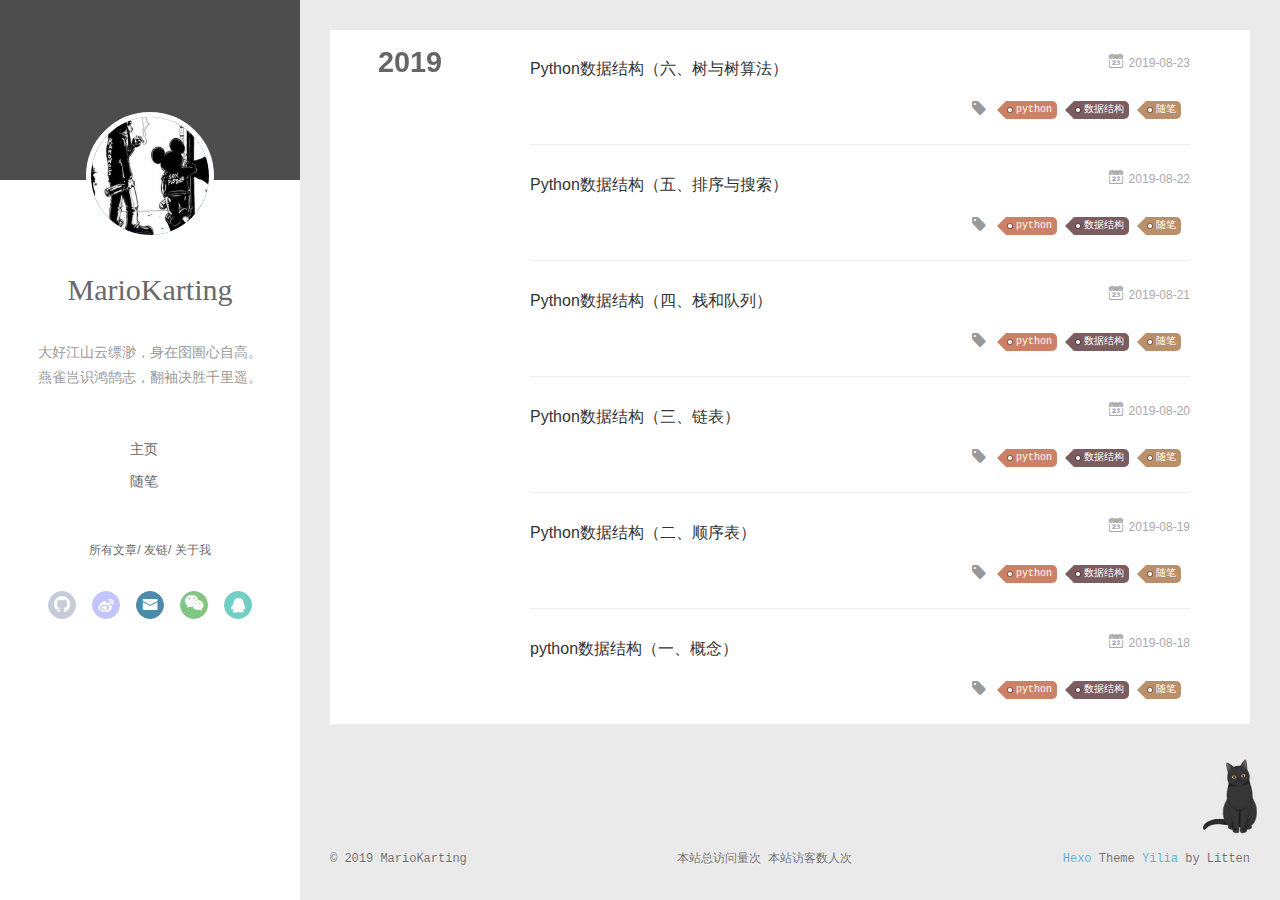
<file: archives/2019/index.html>
<!DOCTYPE html>
<html>
<head><meta name="generator" content="Hexo 3.9.0">
   
  <meta charset="utf-8">
  
  <meta name="renderer" content="webkit">
  <meta http-equiv="X-UA-Compatible" content="IE=edge">
  <link rel="dns-prefetch" href="http://www.mariokarting.com">
  <title>Archives: 2019 | MarioKarting ‘s blog</title>
  <meta name="viewport" content="width=device-width, initial-scale=1, maximum-scale=1">
  <meta name="description" content="本科，python后端开发，数据挖掘，CV,NPL">
<meta name="keywords" content="python">
<meta property="og:type" content="website">
<meta property="og:title" content="MarioKarting ‘s blog">
<meta property="og:url" content="http://www.mariokarting.com/archives/2019/index.html">
<meta property="og:site_name" content="MarioKarting ‘s blog">
<meta property="og:description" content="本科，python后端开发，数据挖掘，CV,NPL">
<meta property="og:locale" content="default">
<meta name="twitter:card" content="summary">
<meta name="twitter:title" content="MarioKarting ‘s blog">
<meta name="twitter:description" content="本科，python后端开发，数据挖掘，CV,NPL">
  
  
    <link rel="icon" href="/assets/img/favicon.ico">
  
  <link rel="stylesheet" type="text/css" href="/./main.0cf68a.css">
  <style type="text/css">
  
    #container.show {
      background: linear-gradient(200deg,#a0cfe4,#e8c37e);
    }
  </style>
  

  
<script>
var _hmt = _hmt || [];
(function() {
	var hm = document.createElement("script");
	hm.src = "https://hm.baidu.com/hm.js?7acb1b5ad334cf361ae55d4d244d6635";
	var s = document.getElementsByTagName("script")[0]; 
	s.parentNode.insertBefore(hm, s);
})();
</script>



  <!-- < link rel="stylesheet" href="https://oindk07nf.qnssl.com/atom-one-dark.css" media="screen" type="text/css" > -->
</head>
</html>
<body>
  <div id="container" q-class="show:isCtnShow">
    <canvas id="anm-canvas" class="anm-canvas"></canvas>
    <div class="left-col" q-class="show:isShow">
      
<div class="overlay" style="background: #4d4d4d"></div>
<div class="intrude-less">
	<header id="header" class="inner">
		<a href="/" class="profilepic">
			<img src="/assets/blog_head_image/mc.jpg" class="js-avatar">
		</a>
		<hgroup>
		  <h1 class="header-author"><a href="/">MarioKarting</a></h1>
		</hgroup>
		
		<p class="header-subtitle">大好江山云缥渺，身在囹圄心自高。燕雀岂识鸿鹄志，翻袖决胜千里遥。</p>
		

		<nav class="header-menu">
			<ul>
			
				<li><a href="/">主页</a></li>
	        
				<li><a href="/tags/随笔">随笔</a></li>
	        
			</ul>
		</nav>
		<nav class="header-smart-menu">
    		
    			
    			<a q-on="click: openSlider(e, 'innerArchive')" href="javascript:void(0)">所有文章</a>
    			
            
    			
    			<a q-on="click: openSlider(e, 'friends')" href="javascript:void(0)">友链</a>
    			
            
    			
    			<a q-on="click: openSlider(e, 'aboutme')" href="javascript:void(0)">关于我</a>
    			
            
		</nav>
		<nav class="header-nav">
			<div class="social">
				
					<a class="github" target="_blank" href="https://github.com/MarioKarting" title="github"><i class="icon-github"></i></a>
		        
					<a class="weibo" target="_blank" href="https://weibo.com/u/5062828400" title="weibo"><i class="icon-weibo"></i></a>
		        
					<a class="mail" target="_blank" href="mailto:mclishuncheng@gmail.com" title="mail"><i class="icon-mail"></i></a>
		        
					<a class="weixin" target="_blank" href="http://pvw79kev4.bkt.clouddn.com/weixin_ff.jpg" title="weixin"><i class="icon-weixin"></i></a>
		        
					<a class="qq" target="_blank" href="http://pvw79kev4.bkt.clouddn.com/qq_ff.jpg" title="qq"><i class="icon-qq"></i></a>
		        
			</div>
		</nav>
	</header>		
</div>

    </div>
    <div class="mid-col" q-class="show:isShow,hide:isShow|isFalse">
      
<nav id="mobile-nav">
  	<div class="overlay js-overlay" style="background: #4d4d4d"></div>
	<div class="btnctn js-mobile-btnctn">
  		<div class="slider-trigger list" q-on="click: openSlider(e)"><i class="icon icon-sort"></i></div>
	</div>
	<div class="intrude-less">
		<header id="header" class="inner">
			<div class="profilepic">
				<img src="/assets/blog_head_image/mc.jpg" class="js-avatar">
			</div>
			<hgroup>
			  <h1 class="header-author js-header-author">MarioKarting</h1>
			</hgroup>
			
			<p class="header-subtitle"><i class="icon icon-quo-left"></i>大好江山云缥渺，身在囹圄心自高。燕雀岂识鸿鹄志，翻袖决胜千里遥。<i class="icon icon-quo-right"></i></p>
			
			
			
				
			
				
			
			
			
			<nav class="header-nav">
				<div class="social">
					
						<a class="github" target="_blank" href="https://github.com/MarioKarting" title="github"><i class="icon-github"></i></a>
			        
						<a class="weibo" target="_blank" href="https://weibo.com/u/5062828400" title="weibo"><i class="icon-weibo"></i></a>
			        
						<a class="mail" target="_blank" href="mailto:mclishuncheng@gmail.com" title="mail"><i class="icon-mail"></i></a>
			        
						<a class="weixin" target="_blank" href="http://pvw79kev4.bkt.clouddn.com/weixin_ff.jpg" title="weixin"><i class="icon-weixin"></i></a>
			        
						<a class="qq" target="_blank" href="http://pvw79kev4.bkt.clouddn.com/qq_ff.jpg" title="qq"><i class="icon-qq"></i></a>
			        
				</div>
			</nav>

			<nav class="header-menu js-header-menu">
				<ul style="width: 50%">
				
				
					<li style="width: 50%"><a href="/">主页</a></li>
		        
					<li style="width: 50%"><a href="/tags/随笔">随笔</a></li>
		        
				</ul>
			</nav>
		</header>				
	</div>
	<div class="mobile-mask" style="display:none" q-show="isShow"></div>
</nav>

      <div id="wrapper" class="body-wrap">
        <div class="menu-l">
          <div class="canvas-wrap">
            <canvas data-colors="#eaeaea" data-sectionHeight="100" data-contentId="js-content" id="myCanvas1" class="anm-canvas"></canvas>
          </div>
          <div id="js-content" class="content-ll">
            
  
  
    
    
      
      
      <section class="archives-wrap">
        <div class="archive-year-wrap">
          <a href="/archives/2019" class="archive-year">2019</a>
        </div>
        <div class="archives">
    
    <article class="archive-article archive-type-post">
  <div class="archive-article-inner">
    <header class="archive-article-header">
      	<div class="article-meta">
	      	<a href="/2019/08/23/data_structure_06/" class="archive-article-date">
  	<time datetime="2019-08-23T21:30:00.000Z" itemprop="datePublished"><i class="icon-calendar icon"></i>2019-08-23</time>
</a>
        </div>
    	 
  
    <h1 itemprop="name">
      <a class="archive-article-title" href="/2019/08/23/data_structure_06/">Python数据结构（六、树与树算法）</a>
    </h1>
  

        <div class="article-info info-on-right">
          
	<div class="article-tag tagcloud">
		<i class="icon-price-tags icon"></i>
		<ul class="article-tag-list">
			 
        		<li class="article-tag-list-item">
        			<a href="javascript:void(0)" class="js-tag article-tag-list-link color2">python</a>
        		</li>
      		 
        		<li class="article-tag-list-item">
        			<a href="javascript:void(0)" class="js-tag article-tag-list-link color5">数据结构</a>
        		</li>
      		 
        		<li class="article-tag-list-item">
        			<a href="javascript:void(0)" class="js-tag article-tag-list-link color3">随笔</a>
        		</li>
      		
		</ul>
	</div>

          

        </div>
        <div class="clearfix"></div>
    </header>
  </div>
</article>
  
    
    
    <article class="archive-article archive-type-post">
  <div class="archive-article-inner">
    <header class="archive-article-header">
      	<div class="article-meta">
	      	<a href="/2019/08/22/data_structure_05/" class="archive-article-date">
  	<time datetime="2019-08-22T16:30:00.000Z" itemprop="datePublished"><i class="icon-calendar icon"></i>2019-08-22</time>
</a>
        </div>
    	 
  
    <h1 itemprop="name">
      <a class="archive-article-title" href="/2019/08/22/data_structure_05/">Python数据结构（五、排序与搜索）</a>
    </h1>
  

        <div class="article-info info-on-right">
          
	<div class="article-tag tagcloud">
		<i class="icon-price-tags icon"></i>
		<ul class="article-tag-list">
			 
        		<li class="article-tag-list-item">
        			<a href="javascript:void(0)" class="js-tag article-tag-list-link color2">python</a>
        		</li>
      		 
        		<li class="article-tag-list-item">
        			<a href="javascript:void(0)" class="js-tag article-tag-list-link color5">数据结构</a>
        		</li>
      		 
        		<li class="article-tag-list-item">
        			<a href="javascript:void(0)" class="js-tag article-tag-list-link color3">随笔</a>
        		</li>
      		
		</ul>
	</div>

          

        </div>
        <div class="clearfix"></div>
    </header>
  </div>
</article>
  
    
    
    <article class="archive-article archive-type-post">
  <div class="archive-article-inner">
    <header class="archive-article-header">
      	<div class="article-meta">
	      	<a href="/2019/08/21/data_structure_04/" class="archive-article-date">
  	<time datetime="2019-08-22T00:30:00.000Z" itemprop="datePublished"><i class="icon-calendar icon"></i>2019-08-21</time>
</a>
        </div>
    	 
  
    <h1 itemprop="name">
      <a class="archive-article-title" href="/2019/08/21/data_structure_04/">Python数据结构（四、栈和队列）</a>
    </h1>
  

        <div class="article-info info-on-right">
          
	<div class="article-tag tagcloud">
		<i class="icon-price-tags icon"></i>
		<ul class="article-tag-list">
			 
        		<li class="article-tag-list-item">
        			<a href="javascript:void(0)" class="js-tag article-tag-list-link color2">python</a>
        		</li>
      		 
        		<li class="article-tag-list-item">
        			<a href="javascript:void(0)" class="js-tag article-tag-list-link color5">数据结构</a>
        		</li>
      		 
        		<li class="article-tag-list-item">
        			<a href="javascript:void(0)" class="js-tag article-tag-list-link color3">随笔</a>
        		</li>
      		
		</ul>
	</div>

          

        </div>
        <div class="clearfix"></div>
    </header>
  </div>
</article>
  
    
    
    <article class="archive-article archive-type-post">
  <div class="archive-article-inner">
    <header class="archive-article-header">
      	<div class="article-meta">
	      	<a href="/2019/08/20/data_structure_03/" class="archive-article-date">
  	<time datetime="2019-08-20T21:36:00.000Z" itemprop="datePublished"><i class="icon-calendar icon"></i>2019-08-20</time>
</a>
        </div>
    	 
  
    <h1 itemprop="name">
      <a class="archive-article-title" href="/2019/08/20/data_structure_03/">Python数据结构（三、链表）</a>
    </h1>
  

        <div class="article-info info-on-right">
          
	<div class="article-tag tagcloud">
		<i class="icon-price-tags icon"></i>
		<ul class="article-tag-list">
			 
        		<li class="article-tag-list-item">
        			<a href="javascript:void(0)" class="js-tag article-tag-list-link color2">python</a>
        		</li>
      		 
        		<li class="article-tag-list-item">
        			<a href="javascript:void(0)" class="js-tag article-tag-list-link color5">数据结构</a>
        		</li>
      		 
        		<li class="article-tag-list-item">
        			<a href="javascript:void(0)" class="js-tag article-tag-list-link color3">随笔</a>
        		</li>
      		
		</ul>
	</div>

          

        </div>
        <div class="clearfix"></div>
    </header>
  </div>
</article>
  
    
    
    <article class="archive-article archive-type-post">
  <div class="archive-article-inner">
    <header class="archive-article-header">
      	<div class="article-meta">
	      	<a href="/2019/08/19/data_structure_02/" class="archive-article-date">
  	<time datetime="2019-08-20T00:36:00.000Z" itemprop="datePublished"><i class="icon-calendar icon"></i>2019-08-19</time>
</a>
        </div>
    	 
  
    <h1 itemprop="name">
      <a class="archive-article-title" href="/2019/08/19/data_structure_02/">Python数据结构（二、顺序表）</a>
    </h1>
  

        <div class="article-info info-on-right">
          
	<div class="article-tag tagcloud">
		<i class="icon-price-tags icon"></i>
		<ul class="article-tag-list">
			 
        		<li class="article-tag-list-item">
        			<a href="javascript:void(0)" class="js-tag article-tag-list-link color2">python</a>
        		</li>
      		 
        		<li class="article-tag-list-item">
        			<a href="javascript:void(0)" class="js-tag article-tag-list-link color5">数据结构</a>
        		</li>
      		 
        		<li class="article-tag-list-item">
        			<a href="javascript:void(0)" class="js-tag article-tag-list-link color3">随笔</a>
        		</li>
      		
		</ul>
	</div>

          

        </div>
        <div class="clearfix"></div>
    </header>
  </div>
</article>
  
    
    
    <article class="archive-article archive-type-post">
  <div class="archive-article-inner">
    <header class="archive-article-header">
      	<div class="article-meta">
	      	<a href="/2019/08/18/data_structure_01/" class="archive-article-date">
  	<time datetime="2019-08-18T07:15:00.000Z" itemprop="datePublished"><i class="icon-calendar icon"></i>2019-08-18</time>
</a>
        </div>
    	 
  
    <h1 itemprop="name">
      <a class="archive-article-title" href="/2019/08/18/data_structure_01/">python数据结构（一、概念）</a>
    </h1>
  

        <div class="article-info info-on-right">
          
	<div class="article-tag tagcloud">
		<i class="icon-price-tags icon"></i>
		<ul class="article-tag-list">
			 
        		<li class="article-tag-list-item">
        			<a href="javascript:void(0)" class="js-tag article-tag-list-link color2">python</a>
        		</li>
      		 
        		<li class="article-tag-list-item">
        			<a href="javascript:void(0)" class="js-tag article-tag-list-link color5">数据结构</a>
        		</li>
      		 
        		<li class="article-tag-list-item">
        			<a href="javascript:void(0)" class="js-tag article-tag-list-link color3">随笔</a>
        		</li>
      		
		</ul>
	</div>

          

        </div>
        <div class="clearfix"></div>
    </header>
  </div>
</article>
  
  
    </div></section>
  

    


          </div>
        </div>
      </div>
      <footer id="footer">
  <div class="outer">
    <div id="footer-info">
    	<div class="footer-left">
    		&copy; 2019 MarioKarting
    	</div>
		<div>
				<script type="text/javascript">var cnzz_protocol = (("https:" == document.location.protocol) ? "https://" : "http://");document.write(unescape("%3Cspan id='cnzz_stat_icon_1277917311'%3E%3C/span%3E%3Cscript src='" + cnzz_protocol + "v1.cnzz.com/z_stat.php%3Fid%3D1277917311%26online%3D1%26show%3Dline' type='text/javascript'%3E%3C/script%3E"));</script>
		</div>

      	<div class="footer-right">
      		<a href="http://hexo.io/" target="_blank">Hexo</a>  Theme <a href="https://github.com/litten/hexo-theme-yilia" target="_blank">Yilia</a> by Litten
      	</div>
    </div>
  </div>
  <div calss="count-span">
	<span id="busuanzi_container_site_pv">
		本站总访问量<span id="busuanzi_value_site_pv"></span>次
	</span>
	<span id="busuanzi_container_site_uv">
		本站访客数<span id="busuanzi_value_site_uv"></span>人次
	  </span>
  </div>
</footer>
<script async src="//busuanzi.ibruce.info/busuanzi/2.3/busuanzi.pure.mini.js"></script>
    </div>
    <script>
	var yiliaConfig = {
		mathjax: false,
		isHome: false,
		isPost: false,
		isArchive: true,
		isTag: false,
		isCategory: false,
		open_in_new: true,
		toc_hide_index: true,
		root: "/",
		innerArchive: true,
		showTags: false
	}
</script>

<script>!function(t){function n(e){if(r[e])return r[e].exports;var i=r[e]={exports:{},id:e,loaded:!1};return t[e].call(i.exports,i,i.exports,n),i.loaded=!0,i.exports}var r={};n.m=t,n.c=r,n.p="./",n(0)}([function(t,n,r){r(195),t.exports=r(191)},function(t,n,r){var e=r(3),i=r(52),o=r(27),u=r(28),c=r(53),f="prototype",a=function(t,n,r){var s,l,h,v,p=t&a.F,d=t&a.G,y=t&a.S,g=t&a.P,b=t&a.B,m=d?e:y?e[n]||(e[n]={}):(e[n]||{})[f],x=d?i:i[n]||(i[n]={}),w=x[f]||(x[f]={});d&&(r=n);for(s in r)l=!p&&m&&void 0!==m[s],h=(l?m:r)[s],v=b&&l?c(h,e):g&&"function"==typeof h?c(Function.call,h):h,m&&u(m,s,h,t&a.U),x[s]!=h&&o(x,s,v),g&&w[s]!=h&&(w[s]=h)};e.core=i,a.F=1,a.G=2,a.S=4,a.P=8,a.B=16,a.W=32,a.U=64,a.R=128,t.exports=a},function(t,n,r){var e=r(6);t.exports=function(t){if(!e(t))throw TypeError(t+" is not an object!");return t}},function(t,n){var r=t.exports="undefined"!=typeof window&&window.Math==Math?window:"undefined"!=typeof self&&self.Math==Math?self:Function("return this")();"number"==typeof __g&&(__g=r)},function(t,n){t.exports=function(t){try{return!!t()}catch(t){return!0}}},function(t,n){var r=t.exports="undefined"!=typeof window&&window.Math==Math?window:"undefined"!=typeof self&&self.Math==Math?self:Function("return this")();"number"==typeof __g&&(__g=r)},function(t,n){t.exports=function(t){return"object"==typeof t?null!==t:"function"==typeof t}},function(t,n,r){var e=r(126)("wks"),i=r(76),o=r(3).Symbol,u="function"==typeof o;(t.exports=function(t){return e[t]||(e[t]=u&&o[t]||(u?o:i)("Symbol."+t))}).store=e},function(t,n){var r={}.hasOwnProperty;t.exports=function(t,n){return r.call(t,n)}},function(t,n,r){var e=r(94),i=r(33);t.exports=function(t){return e(i(t))}},function(t,n,r){t.exports=!r(4)(function(){return 7!=Object.defineProperty({},"a",{get:function(){return 7}}).a})},function(t,n,r){var e=r(2),i=r(167),o=r(50),u=Object.defineProperty;n.f=r(10)?Object.defineProperty:function(t,n,r){if(e(t),n=o(n,!0),e(r),i)try{return u(t,n,r)}catch(t){}if("get"in r||"set"in r)throw TypeError("Accessors not supported!");return"value"in r&&(t[n]=r.value),t}},function(t,n,r){t.exports=!r(18)(function(){return 7!=Object.defineProperty({},"a",{get:function(){return 7}}).a})},function(t,n,r){var e=r(14),i=r(22);t.exports=r(12)?function(t,n,r){return e.f(t,n,i(1,r))}:function(t,n,r){return t[n]=r,t}},function(t,n,r){var e=r(20),i=r(58),o=r(42),u=Object.defineProperty;n.f=r(12)?Object.defineProperty:function(t,n,r){if(e(t),n=o(n,!0),e(r),i)try{return u(t,n,r)}catch(t){}if("get"in r||"set"in r)throw TypeError("Accessors not supported!");return"value"in r&&(t[n]=r.value),t}},function(t,n,r){var e=r(40)("wks"),i=r(23),o=r(5).Symbol,u="function"==typeof o;(t.exports=function(t){return e[t]||(e[t]=u&&o[t]||(u?o:i)("Symbol."+t))}).store=e},function(t,n,r){var e=r(67),i=Math.min;t.exports=function(t){return t>0?i(e(t),9007199254740991):0}},function(t,n,r){var e=r(46);t.exports=function(t){return Object(e(t))}},function(t,n){t.exports=function(t){try{return!!t()}catch(t){return!0}}},function(t,n,r){var e=r(63),i=r(34);t.exports=Object.keys||function(t){return e(t,i)}},function(t,n,r){var e=r(21);t.exports=function(t){if(!e(t))throw TypeError(t+" is not an object!");return t}},function(t,n){t.exports=function(t){return"object"==typeof t?null!==t:"function"==typeof t}},function(t,n){t.exports=function(t,n){return{enumerable:!(1&t),configurable:!(2&t),writable:!(4&t),value:n}}},function(t,n){var r=0,e=Math.random();t.exports=function(t){return"Symbol(".concat(void 0===t?"":t,")_",(++r+e).toString(36))}},function(t,n){var r={}.hasOwnProperty;t.exports=function(t,n){return r.call(t,n)}},function(t,n){var r=t.exports={version:"2.4.0"};"number"==typeof __e&&(__e=r)},function(t,n){t.exports=function(t){if("function"!=typeof t)throw TypeError(t+" is not a function!");return t}},function(t,n,r){var e=r(11),i=r(66);t.exports=r(10)?function(t,n,r){return e.f(t,n,i(1,r))}:function(t,n,r){return t[n]=r,t}},function(t,n,r){var e=r(3),i=r(27),o=r(24),u=r(76)("src"),c="toString",f=Function[c],a=(""+f).split(c);r(52).inspectSource=function(t){return f.call(t)},(t.exports=function(t,n,r,c){var f="function"==typeof r;f&&(o(r,"name")||i(r,"name",n)),t[n]!==r&&(f&&(o(r,u)||i(r,u,t[n]?""+t[n]:a.join(String(n)))),t===e?t[n]=r:c?t[n]?t[n]=r:i(t,n,r):(delete t[n],i(t,n,r)))})(Function.prototype,c,function(){return"function"==typeof this&&this[u]||f.call(this)})},function(t,n,r){var e=r(1),i=r(4),o=r(46),u=function(t,n,r,e){var i=String(o(t)),u="<"+n;return""!==r&&(u+=" "+r+'="'+String(e).replace(/"/g,"&quot;")+'"'),u+">"+i+"</"+n+">"};t.exports=function(t,n){var r={};r[t]=n(u),e(e.P+e.F*i(function(){var n=""[t]('"');return n!==n.toLowerCase()||n.split('"').length>3}),"String",r)}},function(t,n,r){var e=r(115),i=r(46);t.exports=function(t){return e(i(t))}},function(t,n,r){var e=r(116),i=r(66),o=r(30),u=r(50),c=r(24),f=r(167),a=Object.getOwnPropertyDescriptor;n.f=r(10)?a:function(t,n){if(t=o(t),n=u(n,!0),f)try{return a(t,n)}catch(t){}if(c(t,n))return i(!e.f.call(t,n),t[n])}},function(t,n,r){var e=r(24),i=r(17),o=r(145)("IE_PROTO"),u=Object.prototype;t.exports=Object.getPrototypeOf||function(t){return t=i(t),e(t,o)?t[o]:"function"==typeof t.constructor&&t instanceof t.constructor?t.constructor.prototype:t instanceof Object?u:null}},function(t,n){t.exports=function(t){if(void 0==t)throw TypeError("Can't call method on  "+t);return t}},function(t,n){t.exports="constructor,hasOwnProperty,isPrototypeOf,propertyIsEnumerable,toLocaleString,toString,valueOf".split(",")},function(t,n){t.exports={}},function(t,n){t.exports=!0},function(t,n){n.f={}.propertyIsEnumerable},function(t,n,r){var e=r(14).f,i=r(8),o=r(15)("toStringTag");t.exports=function(t,n,r){t&&!i(t=r?t:t.prototype,o)&&e(t,o,{configurable:!0,value:n})}},function(t,n,r){var e=r(40)("keys"),i=r(23);t.exports=function(t){return e[t]||(e[t]=i(t))}},function(t,n,r){var e=r(5),i="__core-js_shared__",o=e[i]||(e[i]={});t.exports=function(t){return o[t]||(o[t]={})}},function(t,n){var r=Math.ceil,e=Math.floor;t.exports=function(t){return isNaN(t=+t)?0:(t>0?e:r)(t)}},function(t,n,r){var e=r(21);t.exports=function(t,n){if(!e(t))return t;var r,i;if(n&&"function"==typeof(r=t.toString)&&!e(i=r.call(t)))return i;if("function"==typeof(r=t.valueOf)&&!e(i=r.call(t)))return i;if(!n&&"function"==typeof(r=t.toString)&&!e(i=r.call(t)))return i;throw TypeError("Can't convert object to primitive value")}},function(t,n,r){var e=r(5),i=r(25),o=r(36),u=r(44),c=r(14).f;t.exports=function(t){var n=i.Symbol||(i.Symbol=o?{}:e.Symbol||{});"_"==t.charAt(0)||t in n||c(n,t,{value:u.f(t)})}},function(t,n,r){n.f=r(15)},function(t,n){var r={}.toString;t.exports=function(t){return r.call(t).slice(8,-1)}},function(t,n){t.exports=function(t){if(void 0==t)throw TypeError("Can't call method on  "+t);return t}},function(t,n,r){var e=r(4);t.exports=function(t,n){return!!t&&e(function(){n?t.call(null,function(){},1):t.call(null)})}},function(t,n,r){var e=r(53),i=r(115),o=r(17),u=r(16),c=r(203);t.exports=function(t,n){var r=1==t,f=2==t,a=3==t,s=4==t,l=6==t,h=5==t||l,v=n||c;return function(n,c,p){for(var d,y,g=o(n),b=i(g),m=e(c,p,3),x=u(b.length),w=0,S=r?v(n,x):f?v(n,0):void 0;x>w;w++)if((h||w in b)&&(d=b[w],y=m(d,w,g),t))if(r)S[w]=y;else if(y)switch(t){case 3:return!0;case 5:return d;case 6:return w;case 2:S.push(d)}else if(s)return!1;return l?-1:a||s?s:S}}},function(t,n,r){var e=r(1),i=r(52),o=r(4);t.exports=function(t,n){var r=(i.Object||{})[t]||Object[t],u={};u[t]=n(r),e(e.S+e.F*o(function(){r(1)}),"Object",u)}},function(t,n,r){var e=r(6);t.exports=function(t,n){if(!e(t))return t;var r,i;if(n&&"function"==typeof(r=t.toString)&&!e(i=r.call(t)))return i;if("function"==typeof(r=t.valueOf)&&!e(i=r.call(t)))return i;if(!n&&"function"==typeof(r=t.toString)&&!e(i=r.call(t)))return i;throw TypeError("Can't convert object to primitive value")}},function(t,n,r){var e=r(5),i=r(25),o=r(91),u=r(13),c="prototype",f=function(t,n,r){var a,s,l,h=t&f.F,v=t&f.G,p=t&f.S,d=t&f.P,y=t&f.B,g=t&f.W,b=v?i:i[n]||(i[n]={}),m=b[c],x=v?e:p?e[n]:(e[n]||{})[c];v&&(r=n);for(a in r)(s=!h&&x&&void 0!==x[a])&&a in b||(l=s?x[a]:r[a],b[a]=v&&"function"!=typeof x[a]?r[a]:y&&s?o(l,e):g&&x[a]==l?function(t){var n=function(n,r,e){if(this instanceof t){switch(arguments.length){case 0:return new t;case 1:return new t(n);case 2:return new t(n,r)}return new t(n,r,e)}return t.apply(this,arguments)};return n[c]=t[c],n}(l):d&&"function"==typeof l?o(Function.call,l):l,d&&((b.virtual||(b.virtual={}))[a]=l,t&f.R&&m&&!m[a]&&u(m,a,l)))};f.F=1,f.G=2,f.S=4,f.P=8,f.B=16,f.W=32,f.U=64,f.R=128,t.exports=f},function(t,n){var r=t.exports={version:"2.4.0"};"number"==typeof __e&&(__e=r)},function(t,n,r){var e=r(26);t.exports=function(t,n,r){if(e(t),void 0===n)return t;switch(r){case 1:return function(r){return t.call(n,r)};case 2:return function(r,e){return t.call(n,r,e)};case 3:return function(r,e,i){return t.call(n,r,e,i)}}return function(){return t.apply(n,arguments)}}},function(t,n,r){var e=r(183),i=r(1),o=r(126)("metadata"),u=o.store||(o.store=new(r(186))),c=function(t,n,r){var i=u.get(t);if(!i){if(!r)return;u.set(t,i=new e)}var o=i.get(n);if(!o){if(!r)return;i.set(n,o=new e)}return o},f=function(t,n,r){var e=c(n,r,!1);return void 0!==e&&e.has(t)},a=function(t,n,r){var e=c(n,r,!1);return void 0===e?void 0:e.get(t)},s=function(t,n,r,e){c(r,e,!0).set(t,n)},l=function(t,n){var r=c(t,n,!1),e=[];return r&&r.forEach(function(t,n){e.push(n)}),e},h=function(t){return void 0===t||"symbol"==typeof t?t:String(t)},v=function(t){i(i.S,"Reflect",t)};t.exports={store:u,map:c,has:f,get:a,set:s,keys:l,key:h,exp:v}},function(t,n,r){"use strict";if(r(10)){var e=r(69),i=r(3),o=r(4),u=r(1),c=r(127),f=r(152),a=r(53),s=r(68),l=r(66),h=r(27),v=r(73),p=r(67),d=r(16),y=r(75),g=r(50),b=r(24),m=r(180),x=r(114),w=r(6),S=r(17),_=r(137),O=r(70),E=r(32),P=r(71).f,j=r(154),F=r(76),M=r(7),A=r(48),N=r(117),T=r(146),I=r(155),k=r(80),L=r(123),R=r(74),C=r(130),D=r(160),U=r(11),W=r(31),G=U.f,B=W.f,V=i.RangeError,z=i.TypeError,q=i.Uint8Array,K="ArrayBuffer",J="Shared"+K,Y="BYTES_PER_ELEMENT",H="prototype",$=Array[H],X=f.ArrayBuffer,Q=f.DataView,Z=A(0),tt=A(2),nt=A(3),rt=A(4),et=A(5),it=A(6),ot=N(!0),ut=N(!1),ct=I.values,ft=I.keys,at=I.entries,st=$.lastIndexOf,lt=$.reduce,ht=$.reduceRight,vt=$.join,pt=$.sort,dt=$.slice,yt=$.toString,gt=$.toLocaleString,bt=M("iterator"),mt=M("toStringTag"),xt=F("typed_constructor"),wt=F("def_constructor"),St=c.CONSTR,_t=c.TYPED,Ot=c.VIEW,Et="Wrong length!",Pt=A(1,function(t,n){return Tt(T(t,t[wt]),n)}),jt=o(function(){return 1===new q(new Uint16Array([1]).buffer)[0]}),Ft=!!q&&!!q[H].set&&o(function(){new q(1).set({})}),Mt=function(t,n){if(void 0===t)throw z(Et);var r=+t,e=d(t);if(n&&!m(r,e))throw V(Et);return e},At=function(t,n){var r=p(t);if(r<0||r%n)throw V("Wrong offset!");return r},Nt=function(t){if(w(t)&&_t in t)return t;throw z(t+" is not a typed array!")},Tt=function(t,n){if(!(w(t)&&xt in t))throw z("It is not a typed array constructor!");return new t(n)},It=function(t,n){return kt(T(t,t[wt]),n)},kt=function(t,n){for(var r=0,e=n.length,i=Tt(t,e);e>r;)i[r]=n[r++];return i},Lt=function(t,n,r){G(t,n,{get:function(){return this._d[r]}})},Rt=function(t){var n,r,e,i,o,u,c=S(t),f=arguments.length,s=f>1?arguments[1]:void 0,l=void 0!==s,h=j(c);if(void 0!=h&&!_(h)){for(u=h.call(c),e=[],n=0;!(o=u.next()).done;n++)e.push(o.value);c=e}for(l&&f>2&&(s=a(s,arguments[2],2)),n=0,r=d(c.length),i=Tt(this,r);r>n;n++)i[n]=l?s(c[n],n):c[n];return i},Ct=function(){for(var t=0,n=arguments.length,r=Tt(this,n);n>t;)r[t]=arguments[t++];return r},Dt=!!q&&o(function(){gt.call(new q(1))}),Ut=function(){return gt.apply(Dt?dt.call(Nt(this)):Nt(this),arguments)},Wt={copyWithin:function(t,n){return D.call(Nt(this),t,n,arguments.length>2?arguments[2]:void 0)},every:function(t){return rt(Nt(this),t,arguments.length>1?arguments[1]:void 0)},fill:function(t){return C.apply(Nt(this),arguments)},filter:function(t){return It(this,tt(Nt(this),t,arguments.length>1?arguments[1]:void 0))},find:function(t){return et(Nt(this),t,arguments.length>1?arguments[1]:void 0)},findIndex:function(t){return it(Nt(this),t,arguments.length>1?arguments[1]:void 0)},forEach:function(t){Z(Nt(this),t,arguments.length>1?arguments[1]:void 0)},indexOf:function(t){return ut(Nt(this),t,arguments.length>1?arguments[1]:void 0)},includes:function(t){return ot(Nt(this),t,arguments.length>1?arguments[1]:void 0)},join:function(t){return vt.apply(Nt(this),arguments)},lastIndexOf:function(t){return st.apply(Nt(this),arguments)},map:function(t){return Pt(Nt(this),t,arguments.length>1?arguments[1]:void 0)},reduce:function(t){return lt.apply(Nt(this),arguments)},reduceRight:function(t){return ht.apply(Nt(this),arguments)},reverse:function(){for(var t,n=this,r=Nt(n).length,e=Math.floor(r/2),i=0;i<e;)t=n[i],n[i++]=n[--r],n[r]=t;return n},some:function(t){return nt(Nt(this),t,arguments.length>1?arguments[1]:void 0)},sort:function(t){return pt.call(Nt(this),t)},subarray:function(t,n){var r=Nt(this),e=r.length,i=y(t,e);return new(T(r,r[wt]))(r.buffer,r.byteOffset+i*r.BYTES_PER_ELEMENT,d((void 0===n?e:y(n,e))-i))}},Gt=function(t,n){return It(this,dt.call(Nt(this),t,n))},Bt=function(t){Nt(this);var n=At(arguments[1],1),r=this.length,e=S(t),i=d(e.length),o=0;if(i+n>r)throw V(Et);for(;o<i;)this[n+o]=e[o++]},Vt={entries:function(){return at.call(Nt(this))},keys:function(){return ft.call(Nt(this))},values:function(){return ct.call(Nt(this))}},zt=function(t,n){return w(t)&&t[_t]&&"symbol"!=typeof n&&n in t&&String(+n)==String(n)},qt=function(t,n){return zt(t,n=g(n,!0))?l(2,t[n]):B(t,n)},Kt=function(t,n,r){return!(zt(t,n=g(n,!0))&&w(r)&&b(r,"value"))||b(r,"get")||b(r,"set")||r.configurable||b(r,"writable")&&!r.writable||b(r,"enumerable")&&!r.enumerable?G(t,n,r):(t[n]=r.value,t)};St||(W.f=qt,U.f=Kt),u(u.S+u.F*!St,"Object",{getOwnPropertyDescriptor:qt,defineProperty:Kt}),o(function(){yt.call({})})&&(yt=gt=function(){return vt.call(this)});var Jt=v({},Wt);v(Jt,Vt),h(Jt,bt,Vt.values),v(Jt,{slice:Gt,set:Bt,constructor:function(){},toString:yt,toLocaleString:Ut}),Lt(Jt,"buffer","b"),Lt(Jt,"byteOffset","o"),Lt(Jt,"byteLength","l"),Lt(Jt,"length","e"),G(Jt,mt,{get:function(){return this[_t]}}),t.exports=function(t,n,r,f){f=!!f;var a=t+(f?"Clamped":"")+"Array",l="Uint8Array"!=a,v="get"+t,p="set"+t,y=i[a],g=y||{},b=y&&E(y),m=!y||!c.ABV,S={},_=y&&y[H],j=function(t,r){var e=t._d;return e.v[v](r*n+e.o,jt)},F=function(t,r,e){var i=t._d;f&&(e=(e=Math.round(e))<0?0:e>255?255:255&e),i.v[p](r*n+i.o,e,jt)},M=function(t,n){G(t,n,{get:function(){return j(this,n)},set:function(t){return F(this,n,t)},enumerable:!0})};m?(y=r(function(t,r,e,i){s(t,y,a,"_d");var o,u,c,f,l=0,v=0;if(w(r)){if(!(r instanceof X||(f=x(r))==K||f==J))return _t in r?kt(y,r):Rt.call(y,r);o=r,v=At(e,n);var p=r.byteLength;if(void 0===i){if(p%n)throw V(Et);if((u=p-v)<0)throw V(Et)}else if((u=d(i)*n)+v>p)throw V(Et);c=u/n}else c=Mt(r,!0),u=c*n,o=new X(u);for(h(t,"_d",{b:o,o:v,l:u,e:c,v:new Q(o)});l<c;)M(t,l++)}),_=y[H]=O(Jt),h(_,"constructor",y)):L(function(t){new y(null),new y(t)},!0)||(y=r(function(t,r,e,i){s(t,y,a);var o;return w(r)?r instanceof X||(o=x(r))==K||o==J?void 0!==i?new g(r,At(e,n),i):void 0!==e?new g(r,At(e,n)):new g(r):_t in r?kt(y,r):Rt.call(y,r):new g(Mt(r,l))}),Z(b!==Function.prototype?P(g).concat(P(b)):P(g),function(t){t in y||h(y,t,g[t])}),y[H]=_,e||(_.constructor=y));var A=_[bt],N=!!A&&("values"==A.name||void 0==A.name),T=Vt.values;h(y,xt,!0),h(_,_t,a),h(_,Ot,!0),h(_,wt,y),(f?new y(1)[mt]==a:mt in _)||G(_,mt,{get:function(){return a}}),S[a]=y,u(u.G+u.W+u.F*(y!=g),S),u(u.S,a,{BYTES_PER_ELEMENT:n,from:Rt,of:Ct}),Y in _||h(_,Y,n),u(u.P,a,Wt),R(a),u(u.P+u.F*Ft,a,{set:Bt}),u(u.P+u.F*!N,a,Vt),u(u.P+u.F*(_.toString!=yt),a,{toString:yt}),u(u.P+u.F*o(function(){new y(1).slice()}),a,{slice:Gt}),u(u.P+u.F*(o(function(){return[1,2].toLocaleString()!=new y([1,2]).toLocaleString()})||!o(function(){_.toLocaleString.call([1,2])})),a,{toLocaleString:Ut}),k[a]=N?A:T,e||N||h(_,bt,T)}}else t.exports=function(){}},function(t,n){var r={}.toString;t.exports=function(t){return r.call(t).slice(8,-1)}},function(t,n,r){var e=r(21),i=r(5).document,o=e(i)&&e(i.createElement);t.exports=function(t){return o?i.createElement(t):{}}},function(t,n,r){t.exports=!r(12)&&!r(18)(function(){return 7!=Object.defineProperty(r(57)("div"),"a",{get:function(){return 7}}).a})},function(t,n,r){"use strict";var e=r(36),i=r(51),o=r(64),u=r(13),c=r(8),f=r(35),a=r(96),s=r(38),l=r(103),h=r(15)("iterator"),v=!([].keys&&"next"in[].keys()),p="keys",d="values",y=function(){return this};t.exports=function(t,n,r,g,b,m,x){a(r,n,g);var w,S,_,O=function(t){if(!v&&t in F)return F[t];switch(t){case p:case d:return function(){return new r(this,t)}}return function(){return new r(this,t)}},E=n+" Iterator",P=b==d,j=!1,F=t.prototype,M=F[h]||F["@@iterator"]||b&&F[b],A=M||O(b),N=b?P?O("entries"):A:void 0,T="Array"==n?F.entries||M:M;if(T&&(_=l(T.call(new t)))!==Object.prototype&&(s(_,E,!0),e||c(_,h)||u(_,h,y)),P&&M&&M.name!==d&&(j=!0,A=function(){return M.call(this)}),e&&!x||!v&&!j&&F[h]||u(F,h,A),f[n]=A,f[E]=y,b)if(w={values:P?A:O(d),keys:m?A:O(p),entries:N},x)for(S in w)S in F||o(F,S,w[S]);else i(i.P+i.F*(v||j),n,w);return w}},function(t,n,r){var e=r(20),i=r(100),o=r(34),u=r(39)("IE_PROTO"),c=function(){},f="prototype",a=function(){var t,n=r(57)("iframe"),e=o.length;for(n.style.display="none",r(93).appendChild(n),n.src="javascript:",t=n.contentWindow.document,t.open(),t.write("<script>document.F=Object<\/script>"),t.close(),a=t.F;e--;)delete a[f][o[e]];return a()};t.exports=Object.create||function(t,n){var r;return null!==t?(c[f]=e(t),r=new c,c[f]=null,r[u]=t):r=a(),void 0===n?r:i(r,n)}},function(t,n,r){var e=r(63),i=r(34).concat("length","prototype");n.f=Object.getOwnPropertyNames||function(t){return e(t,i)}},function(t,n){n.f=Object.getOwnPropertySymbols},function(t,n,r){var e=r(8),i=r(9),o=r(90)(!1),u=r(39)("IE_PROTO");t.exports=function(t,n){var r,c=i(t),f=0,a=[];for(r in c)r!=u&&e(c,r)&&a.push(r);for(;n.length>f;)e(c,r=n[f++])&&(~o(a,r)||a.push(r));return a}},function(t,n,r){t.exports=r(13)},function(t,n,r){var e=r(76)("meta"),i=r(6),o=r(24),u=r(11).f,c=0,f=Object.isExtensible||function(){return!0},a=!r(4)(function(){return f(Object.preventExtensions({}))}),s=function(t){u(t,e,{value:{i:"O"+ ++c,w:{}}})},l=function(t,n){if(!i(t))return"symbol"==typeof t?t:("string"==typeof t?"S":"P")+t;if(!o(t,e)){if(!f(t))return"F";if(!n)return"E";s(t)}return t[e].i},h=function(t,n){if(!o(t,e)){if(!f(t))return!0;if(!n)return!1;s(t)}return t[e].w},v=function(t){return a&&p.NEED&&f(t)&&!o(t,e)&&s(t),t},p=t.exports={KEY:e,NEED:!1,fastKey:l,getWeak:h,onFreeze:v}},function(t,n){t.exports=function(t,n){return{enumerable:!(1&t),configurable:!(2&t),writable:!(4&t),value:n}}},function(t,n){var r=Math.ceil,e=Math.floor;t.exports=function(t){return isNaN(t=+t)?0:(t>0?e:r)(t)}},function(t,n){t.exports=function(t,n,r,e){if(!(t instanceof n)||void 0!==e&&e in t)throw TypeError(r+": incorrect invocation!");return t}},function(t,n){t.exports=!1},function(t,n,r){var e=r(2),i=r(173),o=r(133),u=r(145)("IE_PROTO"),c=function(){},f="prototype",a=function(){var t,n=r(132)("iframe"),e=o.length;for(n.style.display="none",r(135).appendChild(n),n.src="javascript:",t=n.contentWindow.document,t.open(),t.write("<script>document.F=Object<\/script>"),t.close(),a=t.F;e--;)delete a[f][o[e]];return a()};t.exports=Object.create||function(t,n){var r;return null!==t?(c[f]=e(t),r=new c,c[f]=null,r[u]=t):r=a(),void 0===n?r:i(r,n)}},function(t,n,r){var e=r(175),i=r(133).concat("length","prototype");n.f=Object.getOwnPropertyNames||function(t){return e(t,i)}},function(t,n,r){var e=r(175),i=r(133);t.exports=Object.keys||function(t){return e(t,i)}},function(t,n,r){var e=r(28);t.exports=function(t,n,r){for(var i in n)e(t,i,n[i],r);return t}},function(t,n,r){"use strict";var e=r(3),i=r(11),o=r(10),u=r(7)("species");t.exports=function(t){var n=e[t];o&&n&&!n[u]&&i.f(n,u,{configurable:!0,get:function(){return this}})}},function(t,n,r){var e=r(67),i=Math.max,o=Math.min;t.exports=function(t,n){return t=e(t),t<0?i(t+n,0):o(t,n)}},function(t,n){var r=0,e=Math.random();t.exports=function(t){return"Symbol(".concat(void 0===t?"":t,")_",(++r+e).toString(36))}},function(t,n,r){var e=r(33);t.exports=function(t){return Object(e(t))}},function(t,n,r){var e=r(7)("unscopables"),i=Array.prototype;void 0==i[e]&&r(27)(i,e,{}),t.exports=function(t){i[e][t]=!0}},function(t,n,r){var e=r(53),i=r(169),o=r(137),u=r(2),c=r(16),f=r(154),a={},s={},n=t.exports=function(t,n,r,l,h){var v,p,d,y,g=h?function(){return t}:f(t),b=e(r,l,n?2:1),m=0;if("function"!=typeof g)throw TypeError(t+" is not iterable!");if(o(g)){for(v=c(t.length);v>m;m++)if((y=n?b(u(p=t[m])[0],p[1]):b(t[m]))===a||y===s)return y}else for(d=g.call(t);!(p=d.next()).done;)if((y=i(d,b,p.value,n))===a||y===s)return y};n.BREAK=a,n.RETURN=s},function(t,n){t.exports={}},function(t,n,r){var e=r(11).f,i=r(24),o=r(7)("toStringTag");t.exports=function(t,n,r){t&&!i(t=r?t:t.prototype,o)&&e(t,o,{configurable:!0,value:n})}},function(t,n,r){var e=r(1),i=r(46),o=r(4),u=r(150),c="["+u+"]",f="​",a=RegExp("^"+c+c+"*"),s=RegExp(c+c+"*$"),l=function(t,n,r){var i={},c=o(function(){return!!u[t]()||f[t]()!=f}),a=i[t]=c?n(h):u[t];r&&(i[r]=a),e(e.P+e.F*c,"String",i)},h=l.trim=function(t,n){return t=String(i(t)),1&n&&(t=t.replace(a,"")),2&n&&(t=t.replace(s,"")),t};t.exports=l},function(t,n,r){t.exports={default:r(86),__esModule:!0}},function(t,n,r){t.exports={default:r(87),__esModule:!0}},function(t,n,r){"use strict";function e(t){return t&&t.__esModule?t:{default:t}}n.__esModule=!0;var i=r(84),o=e(i),u=r(83),c=e(u),f="function"==typeof c.default&&"symbol"==typeof o.default?function(t){return typeof t}:function(t){return t&&"function"==typeof c.default&&t.constructor===c.default&&t!==c.default.prototype?"symbol":typeof t};n.default="function"==typeof c.default&&"symbol"===f(o.default)?function(t){return void 0===t?"undefined":f(t)}:function(t){return t&&"function"==typeof c.default&&t.constructor===c.default&&t!==c.default.prototype?"symbol":void 0===t?"undefined":f(t)}},function(t,n,r){r(110),r(108),r(111),r(112),t.exports=r(25).Symbol},function(t,n,r){r(109),r(113),t.exports=r(44).f("iterator")},function(t,n){t.exports=function(t){if("function"!=typeof t)throw TypeError(t+" is not a function!");return t}},function(t,n){t.exports=function(){}},function(t,n,r){var e=r(9),i=r(106),o=r(105);t.exports=function(t){return function(n,r,u){var c,f=e(n),a=i(f.length),s=o(u,a);if(t&&r!=r){for(;a>s;)if((c=f[s++])!=c)return!0}else for(;a>s;s++)if((t||s in f)&&f[s]===r)return t||s||0;return!t&&-1}}},function(t,n,r){var e=r(88);t.exports=function(t,n,r){if(e(t),void 0===n)return t;switch(r){case 1:return function(r){return t.call(n,r)};case 2:return function(r,e){return t.call(n,r,e)};case 3:return function(r,e,i){return t.call(n,r,e,i)}}return function(){return t.apply(n,arguments)}}},function(t,n,r){var e=r(19),i=r(62),o=r(37);t.exports=function(t){var n=e(t),r=i.f;if(r)for(var u,c=r(t),f=o.f,a=0;c.length>a;)f.call(t,u=c[a++])&&n.push(u);return n}},function(t,n,r){t.exports=r(5).document&&document.documentElement},function(t,n,r){var e=r(56);t.exports=Object("z").propertyIsEnumerable(0)?Object:function(t){return"String"==e(t)?t.split(""):Object(t)}},function(t,n,r){var e=r(56);t.exports=Array.isArray||function(t){return"Array"==e(t)}},function(t,n,r){"use strict";var e=r(60),i=r(22),o=r(38),u={};r(13)(u,r(15)("iterator"),function(){return this}),t.exports=function(t,n,r){t.prototype=e(u,{next:i(1,r)}),o(t,n+" Iterator")}},function(t,n){t.exports=function(t,n){return{value:n,done:!!t}}},function(t,n,r){var e=r(19),i=r(9);t.exports=function(t,n){for(var r,o=i(t),u=e(o),c=u.length,f=0;c>f;)if(o[r=u[f++]]===n)return r}},function(t,n,r){var e=r(23)("meta"),i=r(21),o=r(8),u=r(14).f,c=0,f=Object.isExtensible||function(){return!0},a=!r(18)(function(){return f(Object.preventExtensions({}))}),s=function(t){u(t,e,{value:{i:"O"+ ++c,w:{}}})},l=function(t,n){if(!i(t))return"symbol"==typeof t?t:("string"==typeof t?"S":"P")+t;if(!o(t,e)){if(!f(t))return"F";if(!n)return"E";s(t)}return t[e].i},h=function(t,n){if(!o(t,e)){if(!f(t))return!0;if(!n)return!1;s(t)}return t[e].w},v=function(t){return a&&p.NEED&&f(t)&&!o(t,e)&&s(t),t},p=t.exports={KEY:e,NEED:!1,fastKey:l,getWeak:h,onFreeze:v}},function(t,n,r){var e=r(14),i=r(20),o=r(19);t.exports=r(12)?Object.defineProperties:function(t,n){i(t);for(var r,u=o(n),c=u.length,f=0;c>f;)e.f(t,r=u[f++],n[r]);return t}},function(t,n,r){var e=r(37),i=r(22),o=r(9),u=r(42),c=r(8),f=r(58),a=Object.getOwnPropertyDescriptor;n.f=r(12)?a:function(t,n){if(t=o(t),n=u(n,!0),f)try{return a(t,n)}catch(t){}if(c(t,n))return i(!e.f.call(t,n),t[n])}},function(t,n,r){var e=r(9),i=r(61).f,o={}.toString,u="object"==typeof window&&window&&Object.getOwnPropertyNames?Object.getOwnPropertyNames(window):[],c=function(t){try{return i(t)}catch(t){return u.slice()}};t.exports.f=function(t){return u&&"[object Window]"==o.call(t)?c(t):i(e(t))}},function(t,n,r){var e=r(8),i=r(77),o=r(39)("IE_PROTO"),u=Object.prototype;t.exports=Object.getPrototypeOf||function(t){return t=i(t),e(t,o)?t[o]:"function"==typeof t.constructor&&t instanceof t.constructor?t.constructor.prototype:t instanceof Object?u:null}},function(t,n,r){var e=r(41),i=r(33);t.exports=function(t){return function(n,r){var o,u,c=String(i(n)),f=e(r),a=c.length;return f<0||f>=a?t?"":void 0:(o=c.charCodeAt(f),o<55296||o>56319||f+1===a||(u=c.charCodeAt(f+1))<56320||u>57343?t?c.charAt(f):o:t?c.slice(f,f+2):u-56320+(o-55296<<10)+65536)}}},function(t,n,r){var e=r(41),i=Math.max,o=Math.min;t.exports=function(t,n){return t=e(t),t<0?i(t+n,0):o(t,n)}},function(t,n,r){var e=r(41),i=Math.min;t.exports=function(t){return t>0?i(e(t),9007199254740991):0}},function(t,n,r){"use strict";var e=r(89),i=r(97),o=r(35),u=r(9);t.exports=r(59)(Array,"Array",function(t,n){this._t=u(t),this._i=0,this._k=n},function(){var t=this._t,n=this._k,r=this._i++;return!t||r>=t.length?(this._t=void 0,i(1)):"keys"==n?i(0,r):"values"==n?i(0,t[r]):i(0,[r,t[r]])},"values"),o.Arguments=o.Array,e("keys"),e("values"),e("entries")},function(t,n){},function(t,n,r){"use strict";var e=r(104)(!0);r(59)(String,"String",function(t){this._t=String(t),this._i=0},function(){var t,n=this._t,r=this._i;return r>=n.length?{value:void 0,done:!0}:(t=e(n,r),this._i+=t.length,{value:t,done:!1})})},function(t,n,r){"use strict";var e=r(5),i=r(8),o=r(12),u=r(51),c=r(64),f=r(99).KEY,a=r(18),s=r(40),l=r(38),h=r(23),v=r(15),p=r(44),d=r(43),y=r(98),g=r(92),b=r(95),m=r(20),x=r(9),w=r(42),S=r(22),_=r(60),O=r(102),E=r(101),P=r(14),j=r(19),F=E.f,M=P.f,A=O.f,N=e.Symbol,T=e.JSON,I=T&&T.stringify,k="prototype",L=v("_hidden"),R=v("toPrimitive"),C={}.propertyIsEnumerable,D=s("symbol-registry"),U=s("symbols"),W=s("op-symbols"),G=Object[k],B="function"==typeof N,V=e.QObject,z=!V||!V[k]||!V[k].findChild,q=o&&a(function(){return 7!=_(M({},"a",{get:function(){return M(this,"a",{value:7}).a}})).a})?function(t,n,r){var e=F(G,n);e&&delete G[n],M(t,n,r),e&&t!==G&&M(G,n,e)}:M,K=function(t){var n=U[t]=_(N[k]);return n._k=t,n},J=B&&"symbol"==typeof N.iterator?function(t){return"symbol"==typeof t}:function(t){return t instanceof N},Y=function(t,n,r){return t===G&&Y(W,n,r),m(t),n=w(n,!0),m(r),i(U,n)?(r.enumerable?(i(t,L)&&t[L][n]&&(t[L][n]=!1),r=_(r,{enumerable:S(0,!1)})):(i(t,L)||M(t,L,S(1,{})),t[L][n]=!0),q(t,n,r)):M(t,n,r)},H=function(t,n){m(t);for(var r,e=g(n=x(n)),i=0,o=e.length;o>i;)Y(t,r=e[i++],n[r]);return t},$=function(t,n){return void 0===n?_(t):H(_(t),n)},X=function(t){var n=C.call(this,t=w(t,!0));return!(this===G&&i(U,t)&&!i(W,t))&&(!(n||!i(this,t)||!i(U,t)||i(this,L)&&this[L][t])||n)},Q=function(t,n){if(t=x(t),n=w(n,!0),t!==G||!i(U,n)||i(W,n)){var r=F(t,n);return!r||!i(U,n)||i(t,L)&&t[L][n]||(r.enumerable=!0),r}},Z=function(t){for(var n,r=A(x(t)),e=[],o=0;r.length>o;)i(U,n=r[o++])||n==L||n==f||e.push(n);return e},tt=function(t){for(var n,r=t===G,e=A(r?W:x(t)),o=[],u=0;e.length>u;)!i(U,n=e[u++])||r&&!i(G,n)||o.push(U[n]);return o};B||(N=function(){if(this instanceof N)throw TypeError("Symbol is not a constructor!");var t=h(arguments.length>0?arguments[0]:void 0),n=function(r){this===G&&n.call(W,r),i(this,L)&&i(this[L],t)&&(this[L][t]=!1),q(this,t,S(1,r))};return o&&z&&q(G,t,{configurable:!0,set:n}),K(t)},c(N[k],"toString",function(){return this._k}),E.f=Q,P.f=Y,r(61).f=O.f=Z,r(37).f=X,r(62).f=tt,o&&!r(36)&&c(G,"propertyIsEnumerable",X,!0),p.f=function(t){return K(v(t))}),u(u.G+u.W+u.F*!B,{Symbol:N});for(var nt="hasInstance,isConcatSpreadable,iterator,match,replace,search,species,split,toPrimitive,toStringTag,unscopables".split(","),rt=0;nt.length>rt;)v(nt[rt++]);for(var nt=j(v.store),rt=0;nt.length>rt;)d(nt[rt++]);u(u.S+u.F*!B,"Symbol",{for:function(t){return i(D,t+="")?D[t]:D[t]=N(t)},keyFor:function(t){if(J(t))return y(D,t);throw TypeError(t+" is not a symbol!")},useSetter:function(){z=!0},useSimple:function(){z=!1}}),u(u.S+u.F*!B,"Object",{create:$,defineProperty:Y,defineProperties:H,getOwnPropertyDescriptor:Q,getOwnPropertyNames:Z,getOwnPropertySymbols:tt}),T&&u(u.S+u.F*(!B||a(function(){var t=N();return"[null]"!=I([t])||"{}"!=I({a:t})||"{}"!=I(Object(t))})),"JSON",{stringify:function(t){if(void 0!==t&&!J(t)){for(var n,r,e=[t],i=1;arguments.length>i;)e.push(arguments[i++]);return n=e[1],"function"==typeof n&&(r=n),!r&&b(n)||(n=function(t,n){if(r&&(n=r.call(this,t,n)),!J(n))return n}),e[1]=n,I.apply(T,e)}}}),N[k][R]||r(13)(N[k],R,N[k].valueOf),l(N,"Symbol"),l(Math,"Math",!0),l(e.JSON,"JSON",!0)},function(t,n,r){r(43)("asyncIterator")},function(t,n,r){r(43)("observable")},function(t,n,r){r(107);for(var e=r(5),i=r(13),o=r(35),u=r(15)("toStringTag"),c=["NodeList","DOMTokenList","MediaList","StyleSheetList","CSSRuleList"],f=0;f<5;f++){var a=c[f],s=e[a],l=s&&s.prototype;l&&!l[u]&&i(l,u,a),o[a]=o.Array}},function(t,n,r){var e=r(45),i=r(7)("toStringTag"),o="Arguments"==e(function(){return arguments}()),u=function(t,n){try{return t[n]}catch(t){}};t.exports=function(t){var n,r,c;return void 0===t?"Undefined":null===t?"Null":"string"==typeof(r=u(n=Object(t),i))?r:o?e(n):"Object"==(c=e(n))&&"function"==typeof n.callee?"Arguments":c}},function(t,n,r){var e=r(45);t.exports=Object("z").propertyIsEnumerable(0)?Object:function(t){return"String"==e(t)?t.split(""):Object(t)}},function(t,n){n.f={}.propertyIsEnumerable},function(t,n,r){var e=r(30),i=r(16),o=r(75);t.exports=function(t){return function(n,r,u){var c,f=e(n),a=i(f.length),s=o(u,a);if(t&&r!=r){for(;a>s;)if((c=f[s++])!=c)return!0}else for(;a>s;s++)if((t||s in f)&&f[s]===r)return t||s||0;return!t&&-1}}},function(t,n,r){"use strict";var e=r(3),i=r(1),o=r(28),u=r(73),c=r(65),f=r(79),a=r(68),s=r(6),l=r(4),h=r(123),v=r(81),p=r(136);t.exports=function(t,n,r,d,y,g){var b=e[t],m=b,x=y?"set":"add",w=m&&m.prototype,S={},_=function(t){var n=w[t];o(w,t,"delete"==t?function(t){return!(g&&!s(t))&&n.call(this,0===t?0:t)}:"has"==t?function(t){return!(g&&!s(t))&&n.call(this,0===t?0:t)}:"get"==t?function(t){return g&&!s(t)?void 0:n.call(this,0===t?0:t)}:"add"==t?function(t){return n.call(this,0===t?0:t),this}:function(t,r){return n.call(this,0===t?0:t,r),this})};if("function"==typeof m&&(g||w.forEach&&!l(function(){(new m).entries().next()}))){var O=new m,E=O[x](g?{}:-0,1)!=O,P=l(function(){O.has(1)}),j=h(function(t){new m(t)}),F=!g&&l(function(){for(var t=new m,n=5;n--;)t[x](n,n);return!t.has(-0)});j||(m=n(function(n,r){a(n,m,t);var e=p(new b,n,m);return void 0!=r&&f(r,y,e[x],e),e}),m.prototype=w,w.constructor=m),(P||F)&&(_("delete"),_("has"),y&&_("get")),(F||E)&&_(x),g&&w.clear&&delete w.clear}else m=d.getConstructor(n,t,y,x),u(m.prototype,r),c.NEED=!0;return v(m,t),S[t]=m,i(i.G+i.W+i.F*(m!=b),S),g||d.setStrong(m,t,y),m}},function(t,n,r){"use strict";var e=r(27),i=r(28),o=r(4),u=r(46),c=r(7);t.exports=function(t,n,r){var f=c(t),a=r(u,f,""[t]),s=a[0],l=a[1];o(function(){var n={};return n[f]=function(){return 7},7!=""[t](n)})&&(i(String.prototype,t,s),e(RegExp.prototype,f,2==n?function(t,n){return l.call(t,this,n)}:function(t){return l.call(t,this)}))}
},function(t,n,r){"use strict";var e=r(2);t.exports=function(){var t=e(this),n="";return t.global&&(n+="g"),t.ignoreCase&&(n+="i"),t.multiline&&(n+="m"),t.unicode&&(n+="u"),t.sticky&&(n+="y"),n}},function(t,n){t.exports=function(t,n,r){var e=void 0===r;switch(n.length){case 0:return e?t():t.call(r);case 1:return e?t(n[0]):t.call(r,n[0]);case 2:return e?t(n[0],n[1]):t.call(r,n[0],n[1]);case 3:return e?t(n[0],n[1],n[2]):t.call(r,n[0],n[1],n[2]);case 4:return e?t(n[0],n[1],n[2],n[3]):t.call(r,n[0],n[1],n[2],n[3])}return t.apply(r,n)}},function(t,n,r){var e=r(6),i=r(45),o=r(7)("match");t.exports=function(t){var n;return e(t)&&(void 0!==(n=t[o])?!!n:"RegExp"==i(t))}},function(t,n,r){var e=r(7)("iterator"),i=!1;try{var o=[7][e]();o.return=function(){i=!0},Array.from(o,function(){throw 2})}catch(t){}t.exports=function(t,n){if(!n&&!i)return!1;var r=!1;try{var o=[7],u=o[e]();u.next=function(){return{done:r=!0}},o[e]=function(){return u},t(o)}catch(t){}return r}},function(t,n,r){t.exports=r(69)||!r(4)(function(){var t=Math.random();__defineSetter__.call(null,t,function(){}),delete r(3)[t]})},function(t,n){n.f=Object.getOwnPropertySymbols},function(t,n,r){var e=r(3),i="__core-js_shared__",o=e[i]||(e[i]={});t.exports=function(t){return o[t]||(o[t]={})}},function(t,n,r){for(var e,i=r(3),o=r(27),u=r(76),c=u("typed_array"),f=u("view"),a=!(!i.ArrayBuffer||!i.DataView),s=a,l=0,h="Int8Array,Uint8Array,Uint8ClampedArray,Int16Array,Uint16Array,Int32Array,Uint32Array,Float32Array,Float64Array".split(",");l<9;)(e=i[h[l++]])?(o(e.prototype,c,!0),o(e.prototype,f,!0)):s=!1;t.exports={ABV:a,CONSTR:s,TYPED:c,VIEW:f}},function(t,n){"use strict";var r={versions:function(){var t=window.navigator.userAgent;return{trident:t.indexOf("Trident")>-1,presto:t.indexOf("Presto")>-1,webKit:t.indexOf("AppleWebKit")>-1,gecko:t.indexOf("Gecko")>-1&&-1==t.indexOf("KHTML"),mobile:!!t.match(/AppleWebKit.*Mobile.*/),ios:!!t.match(/\(i[^;]+;( U;)? CPU.+Mac OS X/),android:t.indexOf("Android")>-1||t.indexOf("Linux")>-1,iPhone:t.indexOf("iPhone")>-1||t.indexOf("Mac")>-1,iPad:t.indexOf("iPad")>-1,webApp:-1==t.indexOf("Safari"),weixin:-1==t.indexOf("MicroMessenger")}}()};t.exports=r},function(t,n,r){"use strict";var e=r(85),i=function(t){return t&&t.__esModule?t:{default:t}}(e),o=function(){function t(t,n,e){return n||e?String.fromCharCode(n||e):r[t]||t}function n(t){return e[t]}var r={"&quot;":'"',"&lt;":"<","&gt;":">","&amp;":"&","&nbsp;":" "},e={};for(var u in r)e[r[u]]=u;return r["&apos;"]="'",e["'"]="&#39;",{encode:function(t){return t?(""+t).replace(/['<> "&]/g,n).replace(/\r?\n/g,"<br/>").replace(/\s/g,"&nbsp;"):""},decode:function(n){return n?(""+n).replace(/<br\s*\/?>/gi,"\n").replace(/&quot;|&lt;|&gt;|&amp;|&nbsp;|&apos;|&#(\d+);|&#(\d+)/g,t).replace(/\u00a0/g," "):""},encodeBase16:function(t){if(!t)return t;t+="";for(var n=[],r=0,e=t.length;e>r;r++)n.push(t.charCodeAt(r).toString(16).toUpperCase());return n.join("")},encodeBase16forJSON:function(t){if(!t)return t;t=t.replace(/[\u4E00-\u9FBF]/gi,function(t){return escape(t).replace("%u","\\u")});for(var n=[],r=0,e=t.length;e>r;r++)n.push(t.charCodeAt(r).toString(16).toUpperCase());return n.join("")},decodeBase16:function(t){if(!t)return t;t+="";for(var n=[],r=0,e=t.length;e>r;r+=2)n.push(String.fromCharCode("0x"+t.slice(r,r+2)));return n.join("")},encodeObject:function(t){if(t instanceof Array)for(var n=0,r=t.length;r>n;n++)t[n]=o.encodeObject(t[n]);else if("object"==(void 0===t?"undefined":(0,i.default)(t)))for(var e in t)t[e]=o.encodeObject(t[e]);else if("string"==typeof t)return o.encode(t);return t},loadScript:function(t){var n=document.createElement("script");document.getElementsByTagName("body")[0].appendChild(n),n.setAttribute("src",t)},addLoadEvent:function(t){var n=window.onload;"function"!=typeof window.onload?window.onload=t:window.onload=function(){n(),t()}}}}();t.exports=o},function(t,n,r){"use strict";var e=r(17),i=r(75),o=r(16);t.exports=function(t){for(var n=e(this),r=o(n.length),u=arguments.length,c=i(u>1?arguments[1]:void 0,r),f=u>2?arguments[2]:void 0,a=void 0===f?r:i(f,r);a>c;)n[c++]=t;return n}},function(t,n,r){"use strict";var e=r(11),i=r(66);t.exports=function(t,n,r){n in t?e.f(t,n,i(0,r)):t[n]=r}},function(t,n,r){var e=r(6),i=r(3).document,o=e(i)&&e(i.createElement);t.exports=function(t){return o?i.createElement(t):{}}},function(t,n){t.exports="constructor,hasOwnProperty,isPrototypeOf,propertyIsEnumerable,toLocaleString,toString,valueOf".split(",")},function(t,n,r){var e=r(7)("match");t.exports=function(t){var n=/./;try{"/./"[t](n)}catch(r){try{return n[e]=!1,!"/./"[t](n)}catch(t){}}return!0}},function(t,n,r){t.exports=r(3).document&&document.documentElement},function(t,n,r){var e=r(6),i=r(144).set;t.exports=function(t,n,r){var o,u=n.constructor;return u!==r&&"function"==typeof u&&(o=u.prototype)!==r.prototype&&e(o)&&i&&i(t,o),t}},function(t,n,r){var e=r(80),i=r(7)("iterator"),o=Array.prototype;t.exports=function(t){return void 0!==t&&(e.Array===t||o[i]===t)}},function(t,n,r){var e=r(45);t.exports=Array.isArray||function(t){return"Array"==e(t)}},function(t,n,r){"use strict";var e=r(70),i=r(66),o=r(81),u={};r(27)(u,r(7)("iterator"),function(){return this}),t.exports=function(t,n,r){t.prototype=e(u,{next:i(1,r)}),o(t,n+" Iterator")}},function(t,n,r){"use strict";var e=r(69),i=r(1),o=r(28),u=r(27),c=r(24),f=r(80),a=r(139),s=r(81),l=r(32),h=r(7)("iterator"),v=!([].keys&&"next"in[].keys()),p="keys",d="values",y=function(){return this};t.exports=function(t,n,r,g,b,m,x){a(r,n,g);var w,S,_,O=function(t){if(!v&&t in F)return F[t];switch(t){case p:case d:return function(){return new r(this,t)}}return function(){return new r(this,t)}},E=n+" Iterator",P=b==d,j=!1,F=t.prototype,M=F[h]||F["@@iterator"]||b&&F[b],A=M||O(b),N=b?P?O("entries"):A:void 0,T="Array"==n?F.entries||M:M;if(T&&(_=l(T.call(new t)))!==Object.prototype&&(s(_,E,!0),e||c(_,h)||u(_,h,y)),P&&M&&M.name!==d&&(j=!0,A=function(){return M.call(this)}),e&&!x||!v&&!j&&F[h]||u(F,h,A),f[n]=A,f[E]=y,b)if(w={values:P?A:O(d),keys:m?A:O(p),entries:N},x)for(S in w)S in F||o(F,S,w[S]);else i(i.P+i.F*(v||j),n,w);return w}},function(t,n){var r=Math.expm1;t.exports=!r||r(10)>22025.465794806718||r(10)<22025.465794806718||-2e-17!=r(-2e-17)?function(t){return 0==(t=+t)?t:t>-1e-6&&t<1e-6?t+t*t/2:Math.exp(t)-1}:r},function(t,n){t.exports=Math.sign||function(t){return 0==(t=+t)||t!=t?t:t<0?-1:1}},function(t,n,r){var e=r(3),i=r(151).set,o=e.MutationObserver||e.WebKitMutationObserver,u=e.process,c=e.Promise,f="process"==r(45)(u);t.exports=function(){var t,n,r,a=function(){var e,i;for(f&&(e=u.domain)&&e.exit();t;){i=t.fn,t=t.next;try{i()}catch(e){throw t?r():n=void 0,e}}n=void 0,e&&e.enter()};if(f)r=function(){u.nextTick(a)};else if(o){var s=!0,l=document.createTextNode("");new o(a).observe(l,{characterData:!0}),r=function(){l.data=s=!s}}else if(c&&c.resolve){var h=c.resolve();r=function(){h.then(a)}}else r=function(){i.call(e,a)};return function(e){var i={fn:e,next:void 0};n&&(n.next=i),t||(t=i,r()),n=i}}},function(t,n,r){var e=r(6),i=r(2),o=function(t,n){if(i(t),!e(n)&&null!==n)throw TypeError(n+": can't set as prototype!")};t.exports={set:Object.setPrototypeOf||("__proto__"in{}?function(t,n,e){try{e=r(53)(Function.call,r(31).f(Object.prototype,"__proto__").set,2),e(t,[]),n=!(t instanceof Array)}catch(t){n=!0}return function(t,r){return o(t,r),n?t.__proto__=r:e(t,r),t}}({},!1):void 0),check:o}},function(t,n,r){var e=r(126)("keys"),i=r(76);t.exports=function(t){return e[t]||(e[t]=i(t))}},function(t,n,r){var e=r(2),i=r(26),o=r(7)("species");t.exports=function(t,n){var r,u=e(t).constructor;return void 0===u||void 0==(r=e(u)[o])?n:i(r)}},function(t,n,r){var e=r(67),i=r(46);t.exports=function(t){return function(n,r){var o,u,c=String(i(n)),f=e(r),a=c.length;return f<0||f>=a?t?"":void 0:(o=c.charCodeAt(f),o<55296||o>56319||f+1===a||(u=c.charCodeAt(f+1))<56320||u>57343?t?c.charAt(f):o:t?c.slice(f,f+2):u-56320+(o-55296<<10)+65536)}}},function(t,n,r){var e=r(122),i=r(46);t.exports=function(t,n,r){if(e(n))throw TypeError("String#"+r+" doesn't accept regex!");return String(i(t))}},function(t,n,r){"use strict";var e=r(67),i=r(46);t.exports=function(t){var n=String(i(this)),r="",o=e(t);if(o<0||o==1/0)throw RangeError("Count can't be negative");for(;o>0;(o>>>=1)&&(n+=n))1&o&&(r+=n);return r}},function(t,n){t.exports="\t\n\v\f\r   ᠎             　\u2028\u2029\ufeff"},function(t,n,r){var e,i,o,u=r(53),c=r(121),f=r(135),a=r(132),s=r(3),l=s.process,h=s.setImmediate,v=s.clearImmediate,p=s.MessageChannel,d=0,y={},g="onreadystatechange",b=function(){var t=+this;if(y.hasOwnProperty(t)){var n=y[t];delete y[t],n()}},m=function(t){b.call(t.data)};h&&v||(h=function(t){for(var n=[],r=1;arguments.length>r;)n.push(arguments[r++]);return y[++d]=function(){c("function"==typeof t?t:Function(t),n)},e(d),d},v=function(t){delete y[t]},"process"==r(45)(l)?e=function(t){l.nextTick(u(b,t,1))}:p?(i=new p,o=i.port2,i.port1.onmessage=m,e=u(o.postMessage,o,1)):s.addEventListener&&"function"==typeof postMessage&&!s.importScripts?(e=function(t){s.postMessage(t+"","*")},s.addEventListener("message",m,!1)):e=g in a("script")?function(t){f.appendChild(a("script"))[g]=function(){f.removeChild(this),b.call(t)}}:function(t){setTimeout(u(b,t,1),0)}),t.exports={set:h,clear:v}},function(t,n,r){"use strict";var e=r(3),i=r(10),o=r(69),u=r(127),c=r(27),f=r(73),a=r(4),s=r(68),l=r(67),h=r(16),v=r(71).f,p=r(11).f,d=r(130),y=r(81),g="ArrayBuffer",b="DataView",m="prototype",x="Wrong length!",w="Wrong index!",S=e[g],_=e[b],O=e.Math,E=e.RangeError,P=e.Infinity,j=S,F=O.abs,M=O.pow,A=O.floor,N=O.log,T=O.LN2,I="buffer",k="byteLength",L="byteOffset",R=i?"_b":I,C=i?"_l":k,D=i?"_o":L,U=function(t,n,r){var e,i,o,u=Array(r),c=8*r-n-1,f=(1<<c)-1,a=f>>1,s=23===n?M(2,-24)-M(2,-77):0,l=0,h=t<0||0===t&&1/t<0?1:0;for(t=F(t),t!=t||t===P?(i=t!=t?1:0,e=f):(e=A(N(t)/T),t*(o=M(2,-e))<1&&(e--,o*=2),t+=e+a>=1?s/o:s*M(2,1-a),t*o>=2&&(e++,o/=2),e+a>=f?(i=0,e=f):e+a>=1?(i=(t*o-1)*M(2,n),e+=a):(i=t*M(2,a-1)*M(2,n),e=0));n>=8;u[l++]=255&i,i/=256,n-=8);for(e=e<<n|i,c+=n;c>0;u[l++]=255&e,e/=256,c-=8);return u[--l]|=128*h,u},W=function(t,n,r){var e,i=8*r-n-1,o=(1<<i)-1,u=o>>1,c=i-7,f=r-1,a=t[f--],s=127&a;for(a>>=7;c>0;s=256*s+t[f],f--,c-=8);for(e=s&(1<<-c)-1,s>>=-c,c+=n;c>0;e=256*e+t[f],f--,c-=8);if(0===s)s=1-u;else{if(s===o)return e?NaN:a?-P:P;e+=M(2,n),s-=u}return(a?-1:1)*e*M(2,s-n)},G=function(t){return t[3]<<24|t[2]<<16|t[1]<<8|t[0]},B=function(t){return[255&t]},V=function(t){return[255&t,t>>8&255]},z=function(t){return[255&t,t>>8&255,t>>16&255,t>>24&255]},q=function(t){return U(t,52,8)},K=function(t){return U(t,23,4)},J=function(t,n,r){p(t[m],n,{get:function(){return this[r]}})},Y=function(t,n,r,e){var i=+r,o=l(i);if(i!=o||o<0||o+n>t[C])throw E(w);var u=t[R]._b,c=o+t[D],f=u.slice(c,c+n);return e?f:f.reverse()},H=function(t,n,r,e,i,o){var u=+r,c=l(u);if(u!=c||c<0||c+n>t[C])throw E(w);for(var f=t[R]._b,a=c+t[D],s=e(+i),h=0;h<n;h++)f[a+h]=s[o?h:n-h-1]},$=function(t,n){s(t,S,g);var r=+n,e=h(r);if(r!=e)throw E(x);return e};if(u.ABV){if(!a(function(){new S})||!a(function(){new S(.5)})){S=function(t){return new j($(this,t))};for(var X,Q=S[m]=j[m],Z=v(j),tt=0;Z.length>tt;)(X=Z[tt++])in S||c(S,X,j[X]);o||(Q.constructor=S)}var nt=new _(new S(2)),rt=_[m].setInt8;nt.setInt8(0,2147483648),nt.setInt8(1,2147483649),!nt.getInt8(0)&&nt.getInt8(1)||f(_[m],{setInt8:function(t,n){rt.call(this,t,n<<24>>24)},setUint8:function(t,n){rt.call(this,t,n<<24>>24)}},!0)}else S=function(t){var n=$(this,t);this._b=d.call(Array(n),0),this[C]=n},_=function(t,n,r){s(this,_,b),s(t,S,b);var e=t[C],i=l(n);if(i<0||i>e)throw E("Wrong offset!");if(r=void 0===r?e-i:h(r),i+r>e)throw E(x);this[R]=t,this[D]=i,this[C]=r},i&&(J(S,k,"_l"),J(_,I,"_b"),J(_,k,"_l"),J(_,L,"_o")),f(_[m],{getInt8:function(t){return Y(this,1,t)[0]<<24>>24},getUint8:function(t){return Y(this,1,t)[0]},getInt16:function(t){var n=Y(this,2,t,arguments[1]);return(n[1]<<8|n[0])<<16>>16},getUint16:function(t){var n=Y(this,2,t,arguments[1]);return n[1]<<8|n[0]},getInt32:function(t){return G(Y(this,4,t,arguments[1]))},getUint32:function(t){return G(Y(this,4,t,arguments[1]))>>>0},getFloat32:function(t){return W(Y(this,4,t,arguments[1]),23,4)},getFloat64:function(t){return W(Y(this,8,t,arguments[1]),52,8)},setInt8:function(t,n){H(this,1,t,B,n)},setUint8:function(t,n){H(this,1,t,B,n)},setInt16:function(t,n){H(this,2,t,V,n,arguments[2])},setUint16:function(t,n){H(this,2,t,V,n,arguments[2])},setInt32:function(t,n){H(this,4,t,z,n,arguments[2])},setUint32:function(t,n){H(this,4,t,z,n,arguments[2])},setFloat32:function(t,n){H(this,4,t,K,n,arguments[2])},setFloat64:function(t,n){H(this,8,t,q,n,arguments[2])}});y(S,g),y(_,b),c(_[m],u.VIEW,!0),n[g]=S,n[b]=_},function(t,n,r){var e=r(3),i=r(52),o=r(69),u=r(182),c=r(11).f;t.exports=function(t){var n=i.Symbol||(i.Symbol=o?{}:e.Symbol||{});"_"==t.charAt(0)||t in n||c(n,t,{value:u.f(t)})}},function(t,n,r){var e=r(114),i=r(7)("iterator"),o=r(80);t.exports=r(52).getIteratorMethod=function(t){if(void 0!=t)return t[i]||t["@@iterator"]||o[e(t)]}},function(t,n,r){"use strict";var e=r(78),i=r(170),o=r(80),u=r(30);t.exports=r(140)(Array,"Array",function(t,n){this._t=u(t),this._i=0,this._k=n},function(){var t=this._t,n=this._k,r=this._i++;return!t||r>=t.length?(this._t=void 0,i(1)):"keys"==n?i(0,r):"values"==n?i(0,t[r]):i(0,[r,t[r]])},"values"),o.Arguments=o.Array,e("keys"),e("values"),e("entries")},function(t,n){function r(t,n){t.classList?t.classList.add(n):t.className+=" "+n}t.exports=r},function(t,n){function r(t,n){if(t.classList)t.classList.remove(n);else{var r=new RegExp("(^|\\b)"+n.split(" ").join("|")+"(\\b|$)","gi");t.className=t.className.replace(r," ")}}t.exports=r},function(t,n){function r(){throw new Error("setTimeout has not been defined")}function e(){throw new Error("clearTimeout has not been defined")}function i(t){if(s===setTimeout)return setTimeout(t,0);if((s===r||!s)&&setTimeout)return s=setTimeout,setTimeout(t,0);try{return s(t,0)}catch(n){try{return s.call(null,t,0)}catch(n){return s.call(this,t,0)}}}function o(t){if(l===clearTimeout)return clearTimeout(t);if((l===e||!l)&&clearTimeout)return l=clearTimeout,clearTimeout(t);try{return l(t)}catch(n){try{return l.call(null,t)}catch(n){return l.call(this,t)}}}function u(){d&&v&&(d=!1,v.length?p=v.concat(p):y=-1,p.length&&c())}function c(){if(!d){var t=i(u);d=!0;for(var n=p.length;n;){for(v=p,p=[];++y<n;)v&&v[y].run();y=-1,n=p.length}v=null,d=!1,o(t)}}function f(t,n){this.fun=t,this.array=n}function a(){}var s,l,h=t.exports={};!function(){try{s="function"==typeof setTimeout?setTimeout:r}catch(t){s=r}try{l="function"==typeof clearTimeout?clearTimeout:e}catch(t){l=e}}();var v,p=[],d=!1,y=-1;h.nextTick=function(t){var n=new Array(arguments.length-1);if(arguments.length>1)for(var r=1;r<arguments.length;r++)n[r-1]=arguments[r];p.push(new f(t,n)),1!==p.length||d||i(c)},f.prototype.run=function(){this.fun.apply(null,this.array)},h.title="browser",h.browser=!0,h.env={},h.argv=[],h.version="",h.versions={},h.on=a,h.addListener=a,h.once=a,h.off=a,h.removeListener=a,h.removeAllListeners=a,h.emit=a,h.prependListener=a,h.prependOnceListener=a,h.listeners=function(t){return[]},h.binding=function(t){throw new Error("process.binding is not supported")},h.cwd=function(){return"/"},h.chdir=function(t){throw new Error("process.chdir is not supported")},h.umask=function(){return 0}},function(t,n,r){var e=r(45);t.exports=function(t,n){if("number"!=typeof t&&"Number"!=e(t))throw TypeError(n);return+t}},function(t,n,r){"use strict";var e=r(17),i=r(75),o=r(16);t.exports=[].copyWithin||function(t,n){var r=e(this),u=o(r.length),c=i(t,u),f=i(n,u),a=arguments.length>2?arguments[2]:void 0,s=Math.min((void 0===a?u:i(a,u))-f,u-c),l=1;for(f<c&&c<f+s&&(l=-1,f+=s-1,c+=s-1);s-- >0;)f in r?r[c]=r[f]:delete r[c],c+=l,f+=l;return r}},function(t,n,r){var e=r(79);t.exports=function(t,n){var r=[];return e(t,!1,r.push,r,n),r}},function(t,n,r){var e=r(26),i=r(17),o=r(115),u=r(16);t.exports=function(t,n,r,c,f){e(n);var a=i(t),s=o(a),l=u(a.length),h=f?l-1:0,v=f?-1:1;if(r<2)for(;;){if(h in s){c=s[h],h+=v;break}if(h+=v,f?h<0:l<=h)throw TypeError("Reduce of empty array with no initial value")}for(;f?h>=0:l>h;h+=v)h in s&&(c=n(c,s[h],h,a));return c}},function(t,n,r){"use strict";var e=r(26),i=r(6),o=r(121),u=[].slice,c={},f=function(t,n,r){if(!(n in c)){for(var e=[],i=0;i<n;i++)e[i]="a["+i+"]";c[n]=Function("F,a","return new F("+e.join(",")+")")}return c[n](t,r)};t.exports=Function.bind||function(t){var n=e(this),r=u.call(arguments,1),c=function(){var e=r.concat(u.call(arguments));return this instanceof c?f(n,e.length,e):o(n,e,t)};return i(n.prototype)&&(c.prototype=n.prototype),c}},function(t,n,r){"use strict";var e=r(11).f,i=r(70),o=r(73),u=r(53),c=r(68),f=r(46),a=r(79),s=r(140),l=r(170),h=r(74),v=r(10),p=r(65).fastKey,d=v?"_s":"size",y=function(t,n){var r,e=p(n);if("F"!==e)return t._i[e];for(r=t._f;r;r=r.n)if(r.k==n)return r};t.exports={getConstructor:function(t,n,r,s){var l=t(function(t,e){c(t,l,n,"_i"),t._i=i(null),t._f=void 0,t._l=void 0,t[d]=0,void 0!=e&&a(e,r,t[s],t)});return o(l.prototype,{clear:function(){for(var t=this,n=t._i,r=t._f;r;r=r.n)r.r=!0,r.p&&(r.p=r.p.n=void 0),delete n[r.i];t._f=t._l=void 0,t[d]=0},delete:function(t){var n=this,r=y(n,t);if(r){var e=r.n,i=r.p;delete n._i[r.i],r.r=!0,i&&(i.n=e),e&&(e.p=i),n._f==r&&(n._f=e),n._l==r&&(n._l=i),n[d]--}return!!r},forEach:function(t){c(this,l,"forEach");for(var n,r=u(t,arguments.length>1?arguments[1]:void 0,3);n=n?n.n:this._f;)for(r(n.v,n.k,this);n&&n.r;)n=n.p},has:function(t){return!!y(this,t)}}),v&&e(l.prototype,"size",{get:function(){return f(this[d])}}),l},def:function(t,n,r){var e,i,o=y(t,n);return o?o.v=r:(t._l=o={i:i=p(n,!0),k:n,v:r,p:e=t._l,n:void 0,r:!1},t._f||(t._f=o),e&&(e.n=o),t[d]++,"F"!==i&&(t._i[i]=o)),t},getEntry:y,setStrong:function(t,n,r){s(t,n,function(t,n){this._t=t,this._k=n,this._l=void 0},function(){for(var t=this,n=t._k,r=t._l;r&&r.r;)r=r.p;return t._t&&(t._l=r=r?r.n:t._t._f)?"keys"==n?l(0,r.k):"values"==n?l(0,r.v):l(0,[r.k,r.v]):(t._t=void 0,l(1))},r?"entries":"values",!r,!0),h(n)}}},function(t,n,r){var e=r(114),i=r(161);t.exports=function(t){return function(){if(e(this)!=t)throw TypeError(t+"#toJSON isn't generic");return i(this)}}},function(t,n,r){"use strict";var e=r(73),i=r(65).getWeak,o=r(2),u=r(6),c=r(68),f=r(79),a=r(48),s=r(24),l=a(5),h=a(6),v=0,p=function(t){return t._l||(t._l=new d)},d=function(){this.a=[]},y=function(t,n){return l(t.a,function(t){return t[0]===n})};d.prototype={get:function(t){var n=y(this,t);if(n)return n[1]},has:function(t){return!!y(this,t)},set:function(t,n){var r=y(this,t);r?r[1]=n:this.a.push([t,n])},delete:function(t){var n=h(this.a,function(n){return n[0]===t});return~n&&this.a.splice(n,1),!!~n}},t.exports={getConstructor:function(t,n,r,o){var a=t(function(t,e){c(t,a,n,"_i"),t._i=v++,t._l=void 0,void 0!=e&&f(e,r,t[o],t)});return e(a.prototype,{delete:function(t){if(!u(t))return!1;var n=i(t);return!0===n?p(this).delete(t):n&&s(n,this._i)&&delete n[this._i]},has:function(t){if(!u(t))return!1;var n=i(t);return!0===n?p(this).has(t):n&&s(n,this._i)}}),a},def:function(t,n,r){var e=i(o(n),!0);return!0===e?p(t).set(n,r):e[t._i]=r,t},ufstore:p}},function(t,n,r){t.exports=!r(10)&&!r(4)(function(){return 7!=Object.defineProperty(r(132)("div"),"a",{get:function(){return 7}}).a})},function(t,n,r){var e=r(6),i=Math.floor;t.exports=function(t){return!e(t)&&isFinite(t)&&i(t)===t}},function(t,n,r){var e=r(2);t.exports=function(t,n,r,i){try{return i?n(e(r)[0],r[1]):n(r)}catch(n){var o=t.return;throw void 0!==o&&e(o.call(t)),n}}},function(t,n){t.exports=function(t,n){return{value:n,done:!!t}}},function(t,n){t.exports=Math.log1p||function(t){return(t=+t)>-1e-8&&t<1e-8?t-t*t/2:Math.log(1+t)}},function(t,n,r){"use strict";var e=r(72),i=r(125),o=r(116),u=r(17),c=r(115),f=Object.assign;t.exports=!f||r(4)(function(){var t={},n={},r=Symbol(),e="abcdefghijklmnopqrst";return t[r]=7,e.split("").forEach(function(t){n[t]=t}),7!=f({},t)[r]||Object.keys(f({},n)).join("")!=e})?function(t,n){for(var r=u(t),f=arguments.length,a=1,s=i.f,l=o.f;f>a;)for(var h,v=c(arguments[a++]),p=s?e(v).concat(s(v)):e(v),d=p.length,y=0;d>y;)l.call(v,h=p[y++])&&(r[h]=v[h]);return r}:f},function(t,n,r){var e=r(11),i=r(2),o=r(72);t.exports=r(10)?Object.defineProperties:function(t,n){i(t);for(var r,u=o(n),c=u.length,f=0;c>f;)e.f(t,r=u[f++],n[r]);return t}},function(t,n,r){var e=r(30),i=r(71).f,o={}.toString,u="object"==typeof window&&window&&Object.getOwnPropertyNames?Object.getOwnPropertyNames(window):[],c=function(t){try{return i(t)}catch(t){return u.slice()}};t.exports.f=function(t){return u&&"[object Window]"==o.call(t)?c(t):i(e(t))}},function(t,n,r){var e=r(24),i=r(30),o=r(117)(!1),u=r(145)("IE_PROTO");t.exports=function(t,n){var r,c=i(t),f=0,a=[];for(r in c)r!=u&&e(c,r)&&a.push(r);for(;n.length>f;)e(c,r=n[f++])&&(~o(a,r)||a.push(r));return a}},function(t,n,r){var e=r(72),i=r(30),o=r(116).f;t.exports=function(t){return function(n){for(var r,u=i(n),c=e(u),f=c.length,a=0,s=[];f>a;)o.call(u,r=c[a++])&&s.push(t?[r,u[r]]:u[r]);return s}}},function(t,n,r){var e=r(71),i=r(125),o=r(2),u=r(3).Reflect;t.exports=u&&u.ownKeys||function(t){var n=e.f(o(t)),r=i.f;return r?n.concat(r(t)):n}},function(t,n,r){var e=r(3).parseFloat,i=r(82).trim;t.exports=1/e(r(150)+"-0")!=-1/0?function(t){var n=i(String(t),3),r=e(n);return 0===r&&"-"==n.charAt(0)?-0:r}:e},function(t,n,r){var e=r(3).parseInt,i=r(82).trim,o=r(150),u=/^[\-+]?0[xX]/;t.exports=8!==e(o+"08")||22!==e(o+"0x16")?function(t,n){var r=i(String(t),3);return e(r,n>>>0||(u.test(r)?16:10))}:e},function(t,n){t.exports=Object.is||function(t,n){return t===n?0!==t||1/t==1/n:t!=t&&n!=n}},function(t,n,r){var e=r(16),i=r(149),o=r(46);t.exports=function(t,n,r,u){var c=String(o(t)),f=c.length,a=void 0===r?" ":String(r),s=e(n);if(s<=f||""==a)return c;var l=s-f,h=i.call(a,Math.ceil(l/a.length));return h.length>l&&(h=h.slice(0,l)),u?h+c:c+h}},function(t,n,r){n.f=r(7)},function(t,n,r){"use strict";var e=r(164);t.exports=r(118)("Map",function(t){return function(){return t(this,arguments.length>0?arguments[0]:void 0)}},{get:function(t){var n=e.getEntry(this,t);return n&&n.v},set:function(t,n){return e.def(this,0===t?0:t,n)}},e,!0)},function(t,n,r){r(10)&&"g"!=/./g.flags&&r(11).f(RegExp.prototype,"flags",{configurable:!0,get:r(120)})},function(t,n,r){"use strict";var e=r(164);t.exports=r(118)("Set",function(t){return function(){return t(this,arguments.length>0?arguments[0]:void 0)}},{add:function(t){return e.def(this,t=0===t?0:t,t)}},e)},function(t,n,r){"use strict";var e,i=r(48)(0),o=r(28),u=r(65),c=r(172),f=r(166),a=r(6),s=u.getWeak,l=Object.isExtensible,h=f.ufstore,v={},p=function(t){return function(){return t(this,arguments.length>0?arguments[0]:void 0)}},d={get:function(t){if(a(t)){var n=s(t);return!0===n?h(this).get(t):n?n[this._i]:void 0}},set:function(t,n){return f.def(this,t,n)}},y=t.exports=r(118)("WeakMap",p,d,f,!0,!0);7!=(new y).set((Object.freeze||Object)(v),7).get(v)&&(e=f.getConstructor(p),c(e.prototype,d),u.NEED=!0,i(["delete","has","get","set"],function(t){var n=y.prototype,r=n[t];o(n,t,function(n,i){if(a(n)&&!l(n)){this._f||(this._f=new e);var o=this._f[t](n,i);return"set"==t?this:o}return r.call(this,n,i)})}))},,,,function(t,n){"use strict";function r(){var t=document.querySelector("#page-nav");if(t&&!document.querySelector("#page-nav .extend.prev")&&(t.innerHTML='<a class="extend prev disabled" rel="prev">&laquo; Prev</a>'+t.innerHTML),t&&!document.querySelector("#page-nav .extend.next")&&(t.innerHTML=t.innerHTML+'<a class="extend next disabled" rel="next">Next &raquo;</a>'),yiliaConfig&&yiliaConfig.open_in_new){document.querySelectorAll(".article-entry a:not(.article-more-a)").forEach(function(t){var n=t.getAttribute("target");n&&""!==n||t.setAttribute("target","_blank")})}if(yiliaConfig&&yiliaConfig.toc_hide_index){document.querySelectorAll(".toc-number").forEach(function(t){t.style.display="none"})}var n=document.querySelector("#js-aboutme");n&&0!==n.length&&(n.innerHTML=n.innerText)}t.exports={init:r}},function(t,n,r){"use strict";function e(t){return t&&t.__esModule?t:{default:t}}function i(t,n){var r=/\/|index.html/g;return t.replace(r,"")===n.replace(r,"")}function o(){for(var t=document.querySelectorAll(".js-header-menu li a"),n=window.location.pathname,r=0,e=t.length;r<e;r++){var o=t[r];i(n,o.getAttribute("href"))&&(0,h.default)(o,"active")}}function u(t){for(var n=t.offsetLeft,r=t.offsetParent;null!==r;)n+=r.offsetLeft,r=r.offsetParent;return n}function c(t){for(var n=t.offsetTop,r=t.offsetParent;null!==r;)n+=r.offsetTop,r=r.offsetParent;return n}function f(t,n,r,e,i){var o=u(t),f=c(t)-n;if(f-r<=i){var a=t.$newDom;a||(a=t.cloneNode(!0),(0,d.default)(t,a),t.$newDom=a,a.style.position="fixed",a.style.top=(r||f)+"px",a.style.left=o+"px",a.style.zIndex=e||2,a.style.width="100%",a.style.color="#fff"),a.style.visibility="visible",t.style.visibility="hidden"}else{t.style.visibility="visible";var s=t.$newDom;s&&(s.style.visibility="hidden")}}function a(){var t=document.querySelector(".js-overlay"),n=document.querySelector(".js-header-menu");f(t,document.body.scrollTop,-63,2,0),f(n,document.body.scrollTop,1,3,0)}function s(){document.querySelector("#container").addEventListener("scroll",function(t){a()}),window.addEventListener("scroll",function(t){a()}),a()}var l=r(156),h=e(l),v=r(157),p=(e(v),r(382)),d=e(p),y=r(128),g=e(y),b=r(190),m=e(b),x=r(129);(function(){g.default.versions.mobile&&window.screen.width<800&&(o(),s())})(),(0,x.addLoadEvent)(function(){m.default.init()}),t.exports={}},,,,function(t,n,r){(function(t){"use strict";function n(t,n,r){t[n]||Object[e](t,n,{writable:!0,configurable:!0,value:r})}if(r(381),r(391),r(198),t._babelPolyfill)throw new Error("only one instance of babel-polyfill is allowed");t._babelPolyfill=!0;var e="defineProperty";n(String.prototype,"padLeft","".padStart),n(String.prototype,"padRight","".padEnd),"pop,reverse,shift,keys,values,entries,indexOf,every,some,forEach,map,filter,find,findIndex,includes,join,slice,concat,push,splice,unshift,sort,lastIndexOf,reduce,reduceRight,copyWithin,fill".split(",").forEach(function(t){[][t]&&n(Array,t,Function.call.bind([][t]))})}).call(n,function(){return this}())},,,function(t,n,r){r(210),t.exports=r(52).RegExp.escape},,,,function(t,n,r){var e=r(6),i=r(138),o=r(7)("species");t.exports=function(t){var n;return i(t)&&(n=t.constructor,"function"!=typeof n||n!==Array&&!i(n.prototype)||(n=void 0),e(n)&&null===(n=n[o])&&(n=void 0)),void 0===n?Array:n}},function(t,n,r){var e=r(202);t.exports=function(t,n){return new(e(t))(n)}},function(t,n,r){"use strict";var e=r(2),i=r(50),o="number";t.exports=function(t){if("string"!==t&&t!==o&&"default"!==t)throw TypeError("Incorrect hint");return i(e(this),t!=o)}},function(t,n,r){var e=r(72),i=r(125),o=r(116);t.exports=function(t){var n=e(t),r=i.f;if(r)for(var u,c=r(t),f=o.f,a=0;c.length>a;)f.call(t,u=c[a++])&&n.push(u);return n}},function(t,n,r){var e=r(72),i=r(30);t.exports=function(t,n){for(var r,o=i(t),u=e(o),c=u.length,f=0;c>f;)if(o[r=u[f++]]===n)return r}},function(t,n,r){"use strict";var e=r(208),i=r(121),o=r(26);t.exports=function(){for(var t=o(this),n=arguments.length,r=Array(n),u=0,c=e._,f=!1;n>u;)(r[u]=arguments[u++])===c&&(f=!0);return function(){var e,o=this,u=arguments.length,a=0,s=0;if(!f&&!u)return i(t,r,o);if(e=r.slice(),f)for(;n>a;a++)e[a]===c&&(e[a]=arguments[s++]);for(;u>s;)e.push(arguments[s++]);return i(t,e,o)}}},function(t,n,r){t.exports=r(3)},function(t,n){t.exports=function(t,n){var r=n===Object(n)?function(t){return n[t]}:n;return function(n){return String(n).replace(t,r)}}},function(t,n,r){var e=r(1),i=r(209)(/[\\^$*+?.()|[\]{}]/g,"\\$&");e(e.S,"RegExp",{escape:function(t){return i(t)}})},function(t,n,r){var e=r(1);e(e.P,"Array",{copyWithin:r(160)}),r(78)("copyWithin")},function(t,n,r){"use strict";var e=r(1),i=r(48)(4);e(e.P+e.F*!r(47)([].every,!0),"Array",{every:function(t){return i(this,t,arguments[1])}})},function(t,n,r){var e=r(1);e(e.P,"Array",{fill:r(130)}),r(78)("fill")},function(t,n,r){"use strict";var e=r(1),i=r(48)(2);e(e.P+e.F*!r(47)([].filter,!0),"Array",{filter:function(t){return i(this,t,arguments[1])}})},function(t,n,r){"use strict";var e=r(1),i=r(48)(6),o="findIndex",u=!0;o in[]&&Array(1)[o](function(){u=!1}),e(e.P+e.F*u,"Array",{findIndex:function(t){return i(this,t,arguments.length>1?arguments[1]:void 0)}}),r(78)(o)},function(t,n,r){"use strict";var e=r(1),i=r(48)(5),o="find",u=!0;o in[]&&Array(1)[o](function(){u=!1}),e(e.P+e.F*u,"Array",{find:function(t){return i(this,t,arguments.length>1?arguments[1]:void 0)}}),r(78)(o)},function(t,n,r){"use strict";var e=r(1),i=r(48)(0),o=r(47)([].forEach,!0);e(e.P+e.F*!o,"Array",{forEach:function(t){return i(this,t,arguments[1])}})},function(t,n,r){"use strict";var e=r(53),i=r(1),o=r(17),u=r(169),c=r(137),f=r(16),a=r(131),s=r(154);i(i.S+i.F*!r(123)(function(t){Array.from(t)}),"Array",{from:function(t){var n,r,i,l,h=o(t),v="function"==typeof this?this:Array,p=arguments.length,d=p>1?arguments[1]:void 0,y=void 0!==d,g=0,b=s(h);if(y&&(d=e(d,p>2?arguments[2]:void 0,2)),void 0==b||v==Array&&c(b))for(n=f(h.length),r=new v(n);n>g;g++)a(r,g,y?d(h[g],g):h[g]);else for(l=b.call(h),r=new v;!(i=l.next()).done;g++)a(r,g,y?u(l,d,[i.value,g],!0):i.value);return r.length=g,r}})},function(t,n,r){"use strict";var e=r(1),i=r(117)(!1),o=[].indexOf,u=!!o&&1/[1].indexOf(1,-0)<0;e(e.P+e.F*(u||!r(47)(o)),"Array",{indexOf:function(t){return u?o.apply(this,arguments)||0:i(this,t,arguments[1])}})},function(t,n,r){var e=r(1);e(e.S,"Array",{isArray:r(138)})},function(t,n,r){"use strict";var e=r(1),i=r(30),o=[].join;e(e.P+e.F*(r(115)!=Object||!r(47)(o)),"Array",{join:function(t){return o.call(i(this),void 0===t?",":t)}})},function(t,n,r){"use strict";var e=r(1),i=r(30),o=r(67),u=r(16),c=[].lastIndexOf,f=!!c&&1/[1].lastIndexOf(1,-0)<0;e(e.P+e.F*(f||!r(47)(c)),"Array",{lastIndexOf:function(t){if(f)return c.apply(this,arguments)||0;var n=i(this),r=u(n.length),e=r-1;for(arguments.length>1&&(e=Math.min(e,o(arguments[1]))),e<0&&(e=r+e);e>=0;e--)if(e in n&&n[e]===t)return e||0;return-1}})},function(t,n,r){"use strict";var e=r(1),i=r(48)(1);e(e.P+e.F*!r(47)([].map,!0),"Array",{map:function(t){return i(this,t,arguments[1])}})},function(t,n,r){"use strict";var e=r(1),i=r(131);e(e.S+e.F*r(4)(function(){function t(){}return!(Array.of.call(t)instanceof t)}),"Array",{of:function(){for(var t=0,n=arguments.length,r=new("function"==typeof this?this:Array)(n);n>t;)i(r,t,arguments[t++]);return r.length=n,r}})},function(t,n,r){"use strict";var e=r(1),i=r(162);e(e.P+e.F*!r(47)([].reduceRight,!0),"Array",{reduceRight:function(t){return i(this,t,arguments.length,arguments[1],!0)}})},function(t,n,r){"use strict";var e=r(1),i=r(162);e(e.P+e.F*!r(47)([].reduce,!0),"Array",{reduce:function(t){return i(this,t,arguments.length,arguments[1],!1)}})},function(t,n,r){"use strict";var e=r(1),i=r(135),o=r(45),u=r(75),c=r(16),f=[].slice;e(e.P+e.F*r(4)(function(){i&&f.call(i)}),"Array",{slice:function(t,n){var r=c(this.length),e=o(this);if(n=void 0===n?r:n,"Array"==e)return f.call(this,t,n);for(var i=u(t,r),a=u(n,r),s=c(a-i),l=Array(s),h=0;h<s;h++)l[h]="String"==e?this.charAt(i+h):this[i+h];return l}})},function(t,n,r){"use strict";var e=r(1),i=r(48)(3);e(e.P+e.F*!r(47)([].some,!0),"Array",{some:function(t){return i(this,t,arguments[1])}})},function(t,n,r){"use strict";var e=r(1),i=r(26),o=r(17),u=r(4),c=[].sort,f=[1,2,3];e(e.P+e.F*(u(function(){f.sort(void 0)})||!u(function(){f.sort(null)})||!r(47)(c)),"Array",{sort:function(t){return void 0===t?c.call(o(this)):c.call(o(this),i(t))}})},function(t,n,r){r(74)("Array")},function(t,n,r){var e=r(1);e(e.S,"Date",{now:function(){return(new Date).getTime()}})},function(t,n,r){"use strict";var e=r(1),i=r(4),o=Date.prototype.getTime,u=function(t){return t>9?t:"0"+t};e(e.P+e.F*(i(function(){return"0385-07-25T07:06:39.999Z"!=new Date(-5e13-1).toISOString()})||!i(function(){new Date(NaN).toISOString()})),"Date",{toISOString:function(){
if(!isFinite(o.call(this)))throw RangeError("Invalid time value");var t=this,n=t.getUTCFullYear(),r=t.getUTCMilliseconds(),e=n<0?"-":n>9999?"+":"";return e+("00000"+Math.abs(n)).slice(e?-6:-4)+"-"+u(t.getUTCMonth()+1)+"-"+u(t.getUTCDate())+"T"+u(t.getUTCHours())+":"+u(t.getUTCMinutes())+":"+u(t.getUTCSeconds())+"."+(r>99?r:"0"+u(r))+"Z"}})},function(t,n,r){"use strict";var e=r(1),i=r(17),o=r(50);e(e.P+e.F*r(4)(function(){return null!==new Date(NaN).toJSON()||1!==Date.prototype.toJSON.call({toISOString:function(){return 1}})}),"Date",{toJSON:function(t){var n=i(this),r=o(n);return"number"!=typeof r||isFinite(r)?n.toISOString():null}})},function(t,n,r){var e=r(7)("toPrimitive"),i=Date.prototype;e in i||r(27)(i,e,r(204))},function(t,n,r){var e=Date.prototype,i="Invalid Date",o="toString",u=e[o],c=e.getTime;new Date(NaN)+""!=i&&r(28)(e,o,function(){var t=c.call(this);return t===t?u.call(this):i})},function(t,n,r){var e=r(1);e(e.P,"Function",{bind:r(163)})},function(t,n,r){"use strict";var e=r(6),i=r(32),o=r(7)("hasInstance"),u=Function.prototype;o in u||r(11).f(u,o,{value:function(t){if("function"!=typeof this||!e(t))return!1;if(!e(this.prototype))return t instanceof this;for(;t=i(t);)if(this.prototype===t)return!0;return!1}})},function(t,n,r){var e=r(11).f,i=r(66),o=r(24),u=Function.prototype,c="name",f=Object.isExtensible||function(){return!0};c in u||r(10)&&e(u,c,{configurable:!0,get:function(){try{var t=this,n=(""+t).match(/^\s*function ([^ (]*)/)[1];return o(t,c)||!f(t)||e(t,c,i(5,n)),n}catch(t){return""}}})},function(t,n,r){var e=r(1),i=r(171),o=Math.sqrt,u=Math.acosh;e(e.S+e.F*!(u&&710==Math.floor(u(Number.MAX_VALUE))&&u(1/0)==1/0),"Math",{acosh:function(t){return(t=+t)<1?NaN:t>94906265.62425156?Math.log(t)+Math.LN2:i(t-1+o(t-1)*o(t+1))}})},function(t,n,r){function e(t){return isFinite(t=+t)&&0!=t?t<0?-e(-t):Math.log(t+Math.sqrt(t*t+1)):t}var i=r(1),o=Math.asinh;i(i.S+i.F*!(o&&1/o(0)>0),"Math",{asinh:e})},function(t,n,r){var e=r(1),i=Math.atanh;e(e.S+e.F*!(i&&1/i(-0)<0),"Math",{atanh:function(t){return 0==(t=+t)?t:Math.log((1+t)/(1-t))/2}})},function(t,n,r){var e=r(1),i=r(142);e(e.S,"Math",{cbrt:function(t){return i(t=+t)*Math.pow(Math.abs(t),1/3)}})},function(t,n,r){var e=r(1);e(e.S,"Math",{clz32:function(t){return(t>>>=0)?31-Math.floor(Math.log(t+.5)*Math.LOG2E):32}})},function(t,n,r){var e=r(1),i=Math.exp;e(e.S,"Math",{cosh:function(t){return(i(t=+t)+i(-t))/2}})},function(t,n,r){var e=r(1),i=r(141);e(e.S+e.F*(i!=Math.expm1),"Math",{expm1:i})},function(t,n,r){var e=r(1),i=r(142),o=Math.pow,u=o(2,-52),c=o(2,-23),f=o(2,127)*(2-c),a=o(2,-126),s=function(t){return t+1/u-1/u};e(e.S,"Math",{fround:function(t){var n,r,e=Math.abs(t),o=i(t);return e<a?o*s(e/a/c)*a*c:(n=(1+c/u)*e,r=n-(n-e),r>f||r!=r?o*(1/0):o*r)}})},function(t,n,r){var e=r(1),i=Math.abs;e(e.S,"Math",{hypot:function(t,n){for(var r,e,o=0,u=0,c=arguments.length,f=0;u<c;)r=i(arguments[u++]),f<r?(e=f/r,o=o*e*e+1,f=r):r>0?(e=r/f,o+=e*e):o+=r;return f===1/0?1/0:f*Math.sqrt(o)}})},function(t,n,r){var e=r(1),i=Math.imul;e(e.S+e.F*r(4)(function(){return-5!=i(4294967295,5)||2!=i.length}),"Math",{imul:function(t,n){var r=65535,e=+t,i=+n,o=r&e,u=r&i;return 0|o*u+((r&e>>>16)*u+o*(r&i>>>16)<<16>>>0)}})},function(t,n,r){var e=r(1);e(e.S,"Math",{log10:function(t){return Math.log(t)/Math.LN10}})},function(t,n,r){var e=r(1);e(e.S,"Math",{log1p:r(171)})},function(t,n,r){var e=r(1);e(e.S,"Math",{log2:function(t){return Math.log(t)/Math.LN2}})},function(t,n,r){var e=r(1);e(e.S,"Math",{sign:r(142)})},function(t,n,r){var e=r(1),i=r(141),o=Math.exp;e(e.S+e.F*r(4)(function(){return-2e-17!=!Math.sinh(-2e-17)}),"Math",{sinh:function(t){return Math.abs(t=+t)<1?(i(t)-i(-t))/2:(o(t-1)-o(-t-1))*(Math.E/2)}})},function(t,n,r){var e=r(1),i=r(141),o=Math.exp;e(e.S,"Math",{tanh:function(t){var n=i(t=+t),r=i(-t);return n==1/0?1:r==1/0?-1:(n-r)/(o(t)+o(-t))}})},function(t,n,r){var e=r(1);e(e.S,"Math",{trunc:function(t){return(t>0?Math.floor:Math.ceil)(t)}})},function(t,n,r){"use strict";var e=r(3),i=r(24),o=r(45),u=r(136),c=r(50),f=r(4),a=r(71).f,s=r(31).f,l=r(11).f,h=r(82).trim,v="Number",p=e[v],d=p,y=p.prototype,g=o(r(70)(y))==v,b="trim"in String.prototype,m=function(t){var n=c(t,!1);if("string"==typeof n&&n.length>2){n=b?n.trim():h(n,3);var r,e,i,o=n.charCodeAt(0);if(43===o||45===o){if(88===(r=n.charCodeAt(2))||120===r)return NaN}else if(48===o){switch(n.charCodeAt(1)){case 66:case 98:e=2,i=49;break;case 79:case 111:e=8,i=55;break;default:return+n}for(var u,f=n.slice(2),a=0,s=f.length;a<s;a++)if((u=f.charCodeAt(a))<48||u>i)return NaN;return parseInt(f,e)}}return+n};if(!p(" 0o1")||!p("0b1")||p("+0x1")){p=function(t){var n=arguments.length<1?0:t,r=this;return r instanceof p&&(g?f(function(){y.valueOf.call(r)}):o(r)!=v)?u(new d(m(n)),r,p):m(n)};for(var x,w=r(10)?a(d):"MAX_VALUE,MIN_VALUE,NaN,NEGATIVE_INFINITY,POSITIVE_INFINITY,EPSILON,isFinite,isInteger,isNaN,isSafeInteger,MAX_SAFE_INTEGER,MIN_SAFE_INTEGER,parseFloat,parseInt,isInteger".split(","),S=0;w.length>S;S++)i(d,x=w[S])&&!i(p,x)&&l(p,x,s(d,x));p.prototype=y,y.constructor=p,r(28)(e,v,p)}},function(t,n,r){var e=r(1);e(e.S,"Number",{EPSILON:Math.pow(2,-52)})},function(t,n,r){var e=r(1),i=r(3).isFinite;e(e.S,"Number",{isFinite:function(t){return"number"==typeof t&&i(t)}})},function(t,n,r){var e=r(1);e(e.S,"Number",{isInteger:r(168)})},function(t,n,r){var e=r(1);e(e.S,"Number",{isNaN:function(t){return t!=t}})},function(t,n,r){var e=r(1),i=r(168),o=Math.abs;e(e.S,"Number",{isSafeInteger:function(t){return i(t)&&o(t)<=9007199254740991}})},function(t,n,r){var e=r(1);e(e.S,"Number",{MAX_SAFE_INTEGER:9007199254740991})},function(t,n,r){var e=r(1);e(e.S,"Number",{MIN_SAFE_INTEGER:-9007199254740991})},function(t,n,r){var e=r(1),i=r(178);e(e.S+e.F*(Number.parseFloat!=i),"Number",{parseFloat:i})},function(t,n,r){var e=r(1),i=r(179);e(e.S+e.F*(Number.parseInt!=i),"Number",{parseInt:i})},function(t,n,r){"use strict";var e=r(1),i=r(67),o=r(159),u=r(149),c=1..toFixed,f=Math.floor,a=[0,0,0,0,0,0],s="Number.toFixed: incorrect invocation!",l="0",h=function(t,n){for(var r=-1,e=n;++r<6;)e+=t*a[r],a[r]=e%1e7,e=f(e/1e7)},v=function(t){for(var n=6,r=0;--n>=0;)r+=a[n],a[n]=f(r/t),r=r%t*1e7},p=function(){for(var t=6,n="";--t>=0;)if(""!==n||0===t||0!==a[t]){var r=String(a[t]);n=""===n?r:n+u.call(l,7-r.length)+r}return n},d=function(t,n,r){return 0===n?r:n%2==1?d(t,n-1,r*t):d(t*t,n/2,r)},y=function(t){for(var n=0,r=t;r>=4096;)n+=12,r/=4096;for(;r>=2;)n+=1,r/=2;return n};e(e.P+e.F*(!!c&&("0.000"!==8e-5.toFixed(3)||"1"!==.9.toFixed(0)||"1.25"!==1.255.toFixed(2)||"1000000000000000128"!==(0xde0b6b3a7640080).toFixed(0))||!r(4)(function(){c.call({})})),"Number",{toFixed:function(t){var n,r,e,c,f=o(this,s),a=i(t),g="",b=l;if(a<0||a>20)throw RangeError(s);if(f!=f)return"NaN";if(f<=-1e21||f>=1e21)return String(f);if(f<0&&(g="-",f=-f),f>1e-21)if(n=y(f*d(2,69,1))-69,r=n<0?f*d(2,-n,1):f/d(2,n,1),r*=4503599627370496,(n=52-n)>0){for(h(0,r),e=a;e>=7;)h(1e7,0),e-=7;for(h(d(10,e,1),0),e=n-1;e>=23;)v(1<<23),e-=23;v(1<<e),h(1,1),v(2),b=p()}else h(0,r),h(1<<-n,0),b=p()+u.call(l,a);return a>0?(c=b.length,b=g+(c<=a?"0."+u.call(l,a-c)+b:b.slice(0,c-a)+"."+b.slice(c-a))):b=g+b,b}})},function(t,n,r){"use strict";var e=r(1),i=r(4),o=r(159),u=1..toPrecision;e(e.P+e.F*(i(function(){return"1"!==u.call(1,void 0)})||!i(function(){u.call({})})),"Number",{toPrecision:function(t){var n=o(this,"Number#toPrecision: incorrect invocation!");return void 0===t?u.call(n):u.call(n,t)}})},function(t,n,r){var e=r(1);e(e.S+e.F,"Object",{assign:r(172)})},function(t,n,r){var e=r(1);e(e.S,"Object",{create:r(70)})},function(t,n,r){var e=r(1);e(e.S+e.F*!r(10),"Object",{defineProperties:r(173)})},function(t,n,r){var e=r(1);e(e.S+e.F*!r(10),"Object",{defineProperty:r(11).f})},function(t,n,r){var e=r(6),i=r(65).onFreeze;r(49)("freeze",function(t){return function(n){return t&&e(n)?t(i(n)):n}})},function(t,n,r){var e=r(30),i=r(31).f;r(49)("getOwnPropertyDescriptor",function(){return function(t,n){return i(e(t),n)}})},function(t,n,r){r(49)("getOwnPropertyNames",function(){return r(174).f})},function(t,n,r){var e=r(17),i=r(32);r(49)("getPrototypeOf",function(){return function(t){return i(e(t))}})},function(t,n,r){var e=r(6);r(49)("isExtensible",function(t){return function(n){return!!e(n)&&(!t||t(n))}})},function(t,n,r){var e=r(6);r(49)("isFrozen",function(t){return function(n){return!e(n)||!!t&&t(n)}})},function(t,n,r){var e=r(6);r(49)("isSealed",function(t){return function(n){return!e(n)||!!t&&t(n)}})},function(t,n,r){var e=r(1);e(e.S,"Object",{is:r(180)})},function(t,n,r){var e=r(17),i=r(72);r(49)("keys",function(){return function(t){return i(e(t))}})},function(t,n,r){var e=r(6),i=r(65).onFreeze;r(49)("preventExtensions",function(t){return function(n){return t&&e(n)?t(i(n)):n}})},function(t,n,r){var e=r(6),i=r(65).onFreeze;r(49)("seal",function(t){return function(n){return t&&e(n)?t(i(n)):n}})},function(t,n,r){var e=r(1);e(e.S,"Object",{setPrototypeOf:r(144).set})},function(t,n,r){"use strict";var e=r(114),i={};i[r(7)("toStringTag")]="z",i+""!="[object z]"&&r(28)(Object.prototype,"toString",function(){return"[object "+e(this)+"]"},!0)},function(t,n,r){var e=r(1),i=r(178);e(e.G+e.F*(parseFloat!=i),{parseFloat:i})},function(t,n,r){var e=r(1),i=r(179);e(e.G+e.F*(parseInt!=i),{parseInt:i})},function(t,n,r){"use strict";var e,i,o,u=r(69),c=r(3),f=r(53),a=r(114),s=r(1),l=r(6),h=r(26),v=r(68),p=r(79),d=r(146),y=r(151).set,g=r(143)(),b="Promise",m=c.TypeError,x=c.process,w=c[b],x=c.process,S="process"==a(x),_=function(){},O=!!function(){try{var t=w.resolve(1),n=(t.constructor={})[r(7)("species")]=function(t){t(_,_)};return(S||"function"==typeof PromiseRejectionEvent)&&t.then(_)instanceof n}catch(t){}}(),E=function(t,n){return t===n||t===w&&n===o},P=function(t){var n;return!(!l(t)||"function"!=typeof(n=t.then))&&n},j=function(t){return E(w,t)?new F(t):new i(t)},F=i=function(t){var n,r;this.promise=new t(function(t,e){if(void 0!==n||void 0!==r)throw m("Bad Promise constructor");n=t,r=e}),this.resolve=h(n),this.reject=h(r)},M=function(t){try{t()}catch(t){return{error:t}}},A=function(t,n){if(!t._n){t._n=!0;var r=t._c;g(function(){for(var e=t._v,i=1==t._s,o=0;r.length>o;)!function(n){var r,o,u=i?n.ok:n.fail,c=n.resolve,f=n.reject,a=n.domain;try{u?(i||(2==t._h&&I(t),t._h=1),!0===u?r=e:(a&&a.enter(),r=u(e),a&&a.exit()),r===n.promise?f(m("Promise-chain cycle")):(o=P(r))?o.call(r,c,f):c(r)):f(e)}catch(t){f(t)}}(r[o++]);t._c=[],t._n=!1,n&&!t._h&&N(t)})}},N=function(t){y.call(c,function(){var n,r,e,i=t._v;if(T(t)&&(n=M(function(){S?x.emit("unhandledRejection",i,t):(r=c.onunhandledrejection)?r({promise:t,reason:i}):(e=c.console)&&e.error&&e.error("Unhandled promise rejection",i)}),t._h=S||T(t)?2:1),t._a=void 0,n)throw n.error})},T=function(t){if(1==t._h)return!1;for(var n,r=t._a||t._c,e=0;r.length>e;)if(n=r[e++],n.fail||!T(n.promise))return!1;return!0},I=function(t){y.call(c,function(){var n;S?x.emit("rejectionHandled",t):(n=c.onrejectionhandled)&&n({promise:t,reason:t._v})})},k=function(t){var n=this;n._d||(n._d=!0,n=n._w||n,n._v=t,n._s=2,n._a||(n._a=n._c.slice()),A(n,!0))},L=function(t){var n,r=this;if(!r._d){r._d=!0,r=r._w||r;try{if(r===t)throw m("Promise can't be resolved itself");(n=P(t))?g(function(){var e={_w:r,_d:!1};try{n.call(t,f(L,e,1),f(k,e,1))}catch(t){k.call(e,t)}}):(r._v=t,r._s=1,A(r,!1))}catch(t){k.call({_w:r,_d:!1},t)}}};O||(w=function(t){v(this,w,b,"_h"),h(t),e.call(this);try{t(f(L,this,1),f(k,this,1))}catch(t){k.call(this,t)}},e=function(t){this._c=[],this._a=void 0,this._s=0,this._d=!1,this._v=void 0,this._h=0,this._n=!1},e.prototype=r(73)(w.prototype,{then:function(t,n){var r=j(d(this,w));return r.ok="function"!=typeof t||t,r.fail="function"==typeof n&&n,r.domain=S?x.domain:void 0,this._c.push(r),this._a&&this._a.push(r),this._s&&A(this,!1),r.promise},catch:function(t){return this.then(void 0,t)}}),F=function(){var t=new e;this.promise=t,this.resolve=f(L,t,1),this.reject=f(k,t,1)}),s(s.G+s.W+s.F*!O,{Promise:w}),r(81)(w,b),r(74)(b),o=r(52)[b],s(s.S+s.F*!O,b,{reject:function(t){var n=j(this);return(0,n.reject)(t),n.promise}}),s(s.S+s.F*(u||!O),b,{resolve:function(t){if(t instanceof w&&E(t.constructor,this))return t;var n=j(this);return(0,n.resolve)(t),n.promise}}),s(s.S+s.F*!(O&&r(123)(function(t){w.all(t).catch(_)})),b,{all:function(t){var n=this,r=j(n),e=r.resolve,i=r.reject,o=M(function(){var r=[],o=0,u=1;p(t,!1,function(t){var c=o++,f=!1;r.push(void 0),u++,n.resolve(t).then(function(t){f||(f=!0,r[c]=t,--u||e(r))},i)}),--u||e(r)});return o&&i(o.error),r.promise},race:function(t){var n=this,r=j(n),e=r.reject,i=M(function(){p(t,!1,function(t){n.resolve(t).then(r.resolve,e)})});return i&&e(i.error),r.promise}})},function(t,n,r){var e=r(1),i=r(26),o=r(2),u=(r(3).Reflect||{}).apply,c=Function.apply;e(e.S+e.F*!r(4)(function(){u(function(){})}),"Reflect",{apply:function(t,n,r){var e=i(t),f=o(r);return u?u(e,n,f):c.call(e,n,f)}})},function(t,n,r){var e=r(1),i=r(70),o=r(26),u=r(2),c=r(6),f=r(4),a=r(163),s=(r(3).Reflect||{}).construct,l=f(function(){function t(){}return!(s(function(){},[],t)instanceof t)}),h=!f(function(){s(function(){})});e(e.S+e.F*(l||h),"Reflect",{construct:function(t,n){o(t),u(n);var r=arguments.length<3?t:o(arguments[2]);if(h&&!l)return s(t,n,r);if(t==r){switch(n.length){case 0:return new t;case 1:return new t(n[0]);case 2:return new t(n[0],n[1]);case 3:return new t(n[0],n[1],n[2]);case 4:return new t(n[0],n[1],n[2],n[3])}var e=[null];return e.push.apply(e,n),new(a.apply(t,e))}var f=r.prototype,v=i(c(f)?f:Object.prototype),p=Function.apply.call(t,v,n);return c(p)?p:v}})},function(t,n,r){var e=r(11),i=r(1),o=r(2),u=r(50);i(i.S+i.F*r(4)(function(){Reflect.defineProperty(e.f({},1,{value:1}),1,{value:2})}),"Reflect",{defineProperty:function(t,n,r){o(t),n=u(n,!0),o(r);try{return e.f(t,n,r),!0}catch(t){return!1}}})},function(t,n,r){var e=r(1),i=r(31).f,o=r(2);e(e.S,"Reflect",{deleteProperty:function(t,n){var r=i(o(t),n);return!(r&&!r.configurable)&&delete t[n]}})},function(t,n,r){"use strict";var e=r(1),i=r(2),o=function(t){this._t=i(t),this._i=0;var n,r=this._k=[];for(n in t)r.push(n)};r(139)(o,"Object",function(){var t,n=this,r=n._k;do{if(n._i>=r.length)return{value:void 0,done:!0}}while(!((t=r[n._i++])in n._t));return{value:t,done:!1}}),e(e.S,"Reflect",{enumerate:function(t){return new o(t)}})},function(t,n,r){var e=r(31),i=r(1),o=r(2);i(i.S,"Reflect",{getOwnPropertyDescriptor:function(t,n){return e.f(o(t),n)}})},function(t,n,r){var e=r(1),i=r(32),o=r(2);e(e.S,"Reflect",{getPrototypeOf:function(t){return i(o(t))}})},function(t,n,r){function e(t,n){var r,c,s=arguments.length<3?t:arguments[2];return a(t)===s?t[n]:(r=i.f(t,n))?u(r,"value")?r.value:void 0!==r.get?r.get.call(s):void 0:f(c=o(t))?e(c,n,s):void 0}var i=r(31),o=r(32),u=r(24),c=r(1),f=r(6),a=r(2);c(c.S,"Reflect",{get:e})},function(t,n,r){var e=r(1);e(e.S,"Reflect",{has:function(t,n){return n in t}})},function(t,n,r){var e=r(1),i=r(2),o=Object.isExtensible;e(e.S,"Reflect",{isExtensible:function(t){return i(t),!o||o(t)}})},function(t,n,r){var e=r(1);e(e.S,"Reflect",{ownKeys:r(177)})},function(t,n,r){var e=r(1),i=r(2),o=Object.preventExtensions;e(e.S,"Reflect",{preventExtensions:function(t){i(t);try{return o&&o(t),!0}catch(t){return!1}}})},function(t,n,r){var e=r(1),i=r(144);i&&e(e.S,"Reflect",{setPrototypeOf:function(t,n){i.check(t,n);try{return i.set(t,n),!0}catch(t){return!1}}})},function(t,n,r){function e(t,n,r){var f,h,v=arguments.length<4?t:arguments[3],p=o.f(s(t),n);if(!p){if(l(h=u(t)))return e(h,n,r,v);p=a(0)}return c(p,"value")?!(!1===p.writable||!l(v)||(f=o.f(v,n)||a(0),f.value=r,i.f(v,n,f),0)):void 0!==p.set&&(p.set.call(v,r),!0)}var i=r(11),o=r(31),u=r(32),c=r(24),f=r(1),a=r(66),s=r(2),l=r(6);f(f.S,"Reflect",{set:e})},function(t,n,r){var e=r(3),i=r(136),o=r(11).f,u=r(71).f,c=r(122),f=r(120),a=e.RegExp,s=a,l=a.prototype,h=/a/g,v=/a/g,p=new a(h)!==h;if(r(10)&&(!p||r(4)(function(){return v[r(7)("match")]=!1,a(h)!=h||a(v)==v||"/a/i"!=a(h,"i")}))){a=function(t,n){var r=this instanceof a,e=c(t),o=void 0===n;return!r&&e&&t.constructor===a&&o?t:i(p?new s(e&&!o?t.source:t,n):s((e=t instanceof a)?t.source:t,e&&o?f.call(t):n),r?this:l,a)};for(var d=u(s),y=0;d.length>y;)!function(t){t in a||o(a,t,{configurable:!0,get:function(){return s[t]},set:function(n){s[t]=n}})}(d[y++]);l.constructor=a,a.prototype=l,r(28)(e,"RegExp",a)}r(74)("RegExp")},function(t,n,r){r(119)("match",1,function(t,n,r){return[function(r){"use strict";var e=t(this),i=void 0==r?void 0:r[n];return void 0!==i?i.call(r,e):new RegExp(r)[n](String(e))},r]})},function(t,n,r){r(119)("replace",2,function(t,n,r){return[function(e,i){"use strict";var o=t(this),u=void 0==e?void 0:e[n];return void 0!==u?u.call(e,o,i):r.call(String(o),e,i)},r]})},function(t,n,r){r(119)("search",1,function(t,n,r){return[function(r){"use strict";var e=t(this),i=void 0==r?void 0:r[n];return void 0!==i?i.call(r,e):new RegExp(r)[n](String(e))},r]})},function(t,n,r){r(119)("split",2,function(t,n,e){"use strict";var i=r(122),o=e,u=[].push,c="split",f="length",a="lastIndex";if("c"=="abbc"[c](/(b)*/)[1]||4!="test"[c](/(?:)/,-1)[f]||2!="ab"[c](/(?:ab)*/)[f]||4!="."[c](/(.?)(.?)/)[f]||"."[c](/()()/)[f]>1||""[c](/.?/)[f]){var s=void 0===/()??/.exec("")[1];e=function(t,n){var r=String(this);if(void 0===t&&0===n)return[];if(!i(t))return o.call(r,t,n);var e,c,l,h,v,p=[],d=(t.ignoreCase?"i":"")+(t.multiline?"m":"")+(t.unicode?"u":"")+(t.sticky?"y":""),y=0,g=void 0===n?4294967295:n>>>0,b=new RegExp(t.source,d+"g");for(s||(e=new RegExp("^"+b.source+"$(?!\\s)",d));(c=b.exec(r))&&!((l=c.index+c[0][f])>y&&(p.push(r.slice(y,c.index)),!s&&c[f]>1&&c[0].replace(e,function(){for(v=1;v<arguments[f]-2;v++)void 0===arguments[v]&&(c[v]=void 0)}),c[f]>1&&c.index<r[f]&&u.apply(p,c.slice(1)),h=c[0][f],y=l,p[f]>=g));)b[a]===c.index&&b[a]++;return y===r[f]?!h&&b.test("")||p.push(""):p.push(r.slice(y)),p[f]>g?p.slice(0,g):p}}else"0"[c](void 0,0)[f]&&(e=function(t,n){return void 0===t&&0===n?[]:o.call(this,t,n)});return[function(r,i){var o=t(this),u=void 0==r?void 0:r[n];return void 0!==u?u.call(r,o,i):e.call(String(o),r,i)},e]})},function(t,n,r){"use strict";r(184);var e=r(2),i=r(120),o=r(10),u="toString",c=/./[u],f=function(t){r(28)(RegExp.prototype,u,t,!0)};r(4)(function(){return"/a/b"!=c.call({source:"a",flags:"b"})})?f(function(){var t=e(this);return"/".concat(t.source,"/","flags"in t?t.flags:!o&&t instanceof RegExp?i.call(t):void 0)}):c.name!=u&&f(function(){return c.call(this)})},function(t,n,r){"use strict";r(29)("anchor",function(t){return function(n){return t(this,"a","name",n)}})},function(t,n,r){"use strict";r(29)("big",function(t){return function(){return t(this,"big","","")}})},function(t,n,r){"use strict";r(29)("blink",function(t){return function(){return t(this,"blink","","")}})},function(t,n,r){"use strict";r(29)("bold",function(t){return function(){return t(this,"b","","")}})},function(t,n,r){"use strict";var e=r(1),i=r(147)(!1);e(e.P,"String",{codePointAt:function(t){return i(this,t)}})},function(t,n,r){"use strict";var e=r(1),i=r(16),o=r(148),u="endsWith",c=""[u];e(e.P+e.F*r(134)(u),"String",{endsWith:function(t){var n=o(this,t,u),r=arguments.length>1?arguments[1]:void 0,e=i(n.length),f=void 0===r?e:Math.min(i(r),e),a=String(t);return c?c.call(n,a,f):n.slice(f-a.length,f)===a}})},function(t,n,r){"use strict";r(29)("fixed",function(t){return function(){return t(this,"tt","","")}})},function(t,n,r){"use strict";r(29)("fontcolor",function(t){return function(n){return t(this,"font","color",n)}})},function(t,n,r){"use strict";r(29)("fontsize",function(t){return function(n){return t(this,"font","size",n)}})},function(t,n,r){var e=r(1),i=r(75),o=String.fromCharCode,u=String.fromCodePoint;e(e.S+e.F*(!!u&&1!=u.length),"String",{fromCodePoint:function(t){for(var n,r=[],e=arguments.length,u=0;e>u;){if(n=+arguments[u++],i(n,1114111)!==n)throw RangeError(n+" is not a valid code point");r.push(n<65536?o(n):o(55296+((n-=65536)>>10),n%1024+56320))}return r.join("")}})},function(t,n,r){"use strict";var e=r(1),i=r(148),o="includes";e(e.P+e.F*r(134)(o),"String",{includes:function(t){return!!~i(this,t,o).indexOf(t,arguments.length>1?arguments[1]:void 0)}})},function(t,n,r){"use strict";r(29)("italics",function(t){return function(){return t(this,"i","","")}})},function(t,n,r){"use strict";var e=r(147)(!0);r(140)(String,"String",function(t){this._t=String(t),this._i=0},function(){var t,n=this._t,r=this._i;return r>=n.length?{value:void 0,done:!0}:(t=e(n,r),this._i+=t.length,{value:t,done:!1})})},function(t,n,r){"use strict";r(29)("link",function(t){return function(n){return t(this,"a","href",n)}})},function(t,n,r){var e=r(1),i=r(30),o=r(16);e(e.S,"String",{raw:function(t){for(var n=i(t.raw),r=o(n.length),e=arguments.length,u=[],c=0;r>c;)u.push(String(n[c++])),c<e&&u.push(String(arguments[c]));return u.join("")}})},function(t,n,r){var e=r(1);e(e.P,"String",{repeat:r(149)})},function(t,n,r){"use strict";r(29)("small",function(t){return function(){return t(this,"small","","")}})},function(t,n,r){"use strict";var e=r(1),i=r(16),o=r(148),u="startsWith",c=""[u];e(e.P+e.F*r(134)(u),"String",{startsWith:function(t){var n=o(this,t,u),r=i(Math.min(arguments.length>1?arguments[1]:void 0,n.length)),e=String(t);return c?c.call(n,e,r):n.slice(r,r+e.length)===e}})},function(t,n,r){"use strict";r(29)("strike",function(t){return function(){return t(this,"strike","","")}})},function(t,n,r){"use strict";r(29)("sub",function(t){return function(){return t(this,"sub","","")}})},function(t,n,r){"use strict";r(29)("sup",function(t){return function(){return t(this,"sup","","")}})},function(t,n,r){"use strict";r(82)("trim",function(t){return function(){return t(this,3)}})},function(t,n,r){"use strict";var e=r(3),i=r(24),o=r(10),u=r(1),c=r(28),f=r(65).KEY,a=r(4),s=r(126),l=r(81),h=r(76),v=r(7),p=r(182),d=r(153),y=r(206),g=r(205),b=r(138),m=r(2),x=r(30),w=r(50),S=r(66),_=r(70),O=r(174),E=r(31),P=r(11),j=r(72),F=E.f,M=P.f,A=O.f,N=e.Symbol,T=e.JSON,I=T&&T.stringify,k="prototype",L=v("_hidden"),R=v("toPrimitive"),C={}.propertyIsEnumerable,D=s("symbol-registry"),U=s("symbols"),W=s("op-symbols"),G=Object[k],B="function"==typeof N,V=e.QObject,z=!V||!V[k]||!V[k].findChild,q=o&&a(function(){return 7!=_(M({},"a",{get:function(){return M(this,"a",{value:7}).a}})).a})?function(t,n,r){var e=F(G,n);e&&delete G[n],M(t,n,r),e&&t!==G&&M(G,n,e)}:M,K=function(t){var n=U[t]=_(N[k]);return n._k=t,n},J=B&&"symbol"==typeof N.iterator?function(t){return"symbol"==typeof t}:function(t){return t instanceof N},Y=function(t,n,r){return t===G&&Y(W,n,r),m(t),n=w(n,!0),m(r),i(U,n)?(r.enumerable?(i(t,L)&&t[L][n]&&(t[L][n]=!1),r=_(r,{enumerable:S(0,!1)})):(i(t,L)||M(t,L,S(1,{})),t[L][n]=!0),q(t,n,r)):M(t,n,r)},H=function(t,n){m(t);for(var r,e=g(n=x(n)),i=0,o=e.length;o>i;)Y(t,r=e[i++],n[r]);return t},$=function(t,n){return void 0===n?_(t):H(_(t),n)},X=function(t){var n=C.call(this,t=w(t,!0));return!(this===G&&i(U,t)&&!i(W,t))&&(!(n||!i(this,t)||!i(U,t)||i(this,L)&&this[L][t])||n)},Q=function(t,n){if(t=x(t),n=w(n,!0),t!==G||!i(U,n)||i(W,n)){var r=F(t,n);return!r||!i(U,n)||i(t,L)&&t[L][n]||(r.enumerable=!0),r}},Z=function(t){for(var n,r=A(x(t)),e=[],o=0;r.length>o;)i(U,n=r[o++])||n==L||n==f||e.push(n);return e},tt=function(t){for(var n,r=t===G,e=A(r?W:x(t)),o=[],u=0;e.length>u;)!i(U,n=e[u++])||r&&!i(G,n)||o.push(U[n]);return o};B||(N=function(){if(this instanceof N)throw TypeError("Symbol is not a constructor!");var t=h(arguments.length>0?arguments[0]:void 0),n=function(r){this===G&&n.call(W,r),i(this,L)&&i(this[L],t)&&(this[L][t]=!1),q(this,t,S(1,r))};return o&&z&&q(G,t,{configurable:!0,set:n}),K(t)},c(N[k],"toString",function(){return this._k}),E.f=Q,P.f=Y,r(71).f=O.f=Z,r(116).f=X,r(125).f=tt,o&&!r(69)&&c(G,"propertyIsEnumerable",X,!0),p.f=function(t){return K(v(t))}),u(u.G+u.W+u.F*!B,{Symbol:N});for(var nt="hasInstance,isConcatSpreadable,iterator,match,replace,search,species,split,toPrimitive,toStringTag,unscopables".split(","),rt=0;nt.length>rt;)v(nt[rt++]);for(var nt=j(v.store),rt=0;nt.length>rt;)d(nt[rt++]);u(u.S+u.F*!B,"Symbol",{for:function(t){return i(D,t+="")?D[t]:D[t]=N(t)},keyFor:function(t){if(J(t))return y(D,t);throw TypeError(t+" is not a symbol!")},useSetter:function(){z=!0},useSimple:function(){z=!1}}),u(u.S+u.F*!B,"Object",{create:$,defineProperty:Y,defineProperties:H,getOwnPropertyDescriptor:Q,getOwnPropertyNames:Z,getOwnPropertySymbols:tt}),T&&u(u.S+u.F*(!B||a(function(){var t=N();return"[null]"!=I([t])||"{}"!=I({a:t})||"{}"!=I(Object(t))})),"JSON",{stringify:function(t){if(void 0!==t&&!J(t)){for(var n,r,e=[t],i=1;arguments.length>i;)e.push(arguments[i++]);return n=e[1],"function"==typeof n&&(r=n),!r&&b(n)||(n=function(t,n){if(r&&(n=r.call(this,t,n)),!J(n))return n}),e[1]=n,I.apply(T,e)}}}),N[k][R]||r(27)(N[k],R,N[k].valueOf),l(N,"Symbol"),l(Math,"Math",!0),l(e.JSON,"JSON",!0)},function(t,n,r){"use strict";var e=r(1),i=r(127),o=r(152),u=r(2),c=r(75),f=r(16),a=r(6),s=r(3).ArrayBuffer,l=r(146),h=o.ArrayBuffer,v=o.DataView,p=i.ABV&&s.isView,d=h.prototype.slice,y=i.VIEW,g="ArrayBuffer";e(e.G+e.W+e.F*(s!==h),{ArrayBuffer:h}),e(e.S+e.F*!i.CONSTR,g,{isView:function(t){return p&&p(t)||a(t)&&y in t}}),e(e.P+e.U+e.F*r(4)(function(){return!new h(2).slice(1,void 0).byteLength}),g,{slice:function(t,n){if(void 0!==d&&void 0===n)return d.call(u(this),t);for(var r=u(this).byteLength,e=c(t,r),i=c(void 0===n?r:n,r),o=new(l(this,h))(f(i-e)),a=new v(this),s=new v(o),p=0;e<i;)s.setUint8(p++,a.getUint8(e++));return o}}),r(74)(g)},function(t,n,r){var e=r(1);e(e.G+e.W+e.F*!r(127).ABV,{DataView:r(152).DataView})},function(t,n,r){r(55)("Float32",4,function(t){return function(n,r,e){return t(this,n,r,e)}})},function(t,n,r){r(55)("Float64",8,function(t){return function(n,r,e){return t(this,n,r,e)}})},function(t,n,r){r(55)("Int16",2,function(t){return function(n,r,e){return t(this,n,r,e)}})},function(t,n,r){r(55)("Int32",4,function(t){return function(n,r,e){return t(this,n,r,e)}})},function(t,n,r){r(55)("Int8",1,function(t){return function(n,r,e){return t(this,n,r,e)}})},function(t,n,r){r(55)("Uint16",2,function(t){return function(n,r,e){return t(this,n,r,e)}})},function(t,n,r){r(55)("Uint32",4,function(t){return function(n,r,e){return t(this,n,r,e)}})},function(t,n,r){r(55)("Uint8",1,function(t){return function(n,r,e){return t(this,n,r,e)}})},function(t,n,r){r(55)("Uint8",1,function(t){return function(n,r,e){return t(this,n,r,e)}},!0)},function(t,n,r){"use strict";var e=r(166);r(118)("WeakSet",function(t){return function(){return t(this,arguments.length>0?arguments[0]:void 0)}},{add:function(t){return e.def(this,t,!0)}},e,!1,!0)},function(t,n,r){"use strict";var e=r(1),i=r(117)(!0);e(e.P,"Array",{includes:function(t){return i(this,t,arguments.length>1?arguments[1]:void 0)}}),r(78)("includes")},function(t,n,r){var e=r(1),i=r(143)(),o=r(3).process,u="process"==r(45)(o);e(e.G,{asap:function(t){var n=u&&o.domain;i(n?n.bind(t):t)}})},function(t,n,r){var e=r(1),i=r(45);e(e.S,"Error",{isError:function(t){return"Error"===i(t)}})},function(t,n,r){var e=r(1);e(e.P+e.R,"Map",{toJSON:r(165)("Map")})},function(t,n,r){var e=r(1);e(e.S,"Math",{iaddh:function(t,n,r,e){var i=t>>>0,o=n>>>0,u=r>>>0;return o+(e>>>0)+((i&u|(i|u)&~(i+u>>>0))>>>31)|0}})},function(t,n,r){var e=r(1);e(e.S,"Math",{imulh:function(t,n){var r=65535,e=+t,i=+n,o=e&r,u=i&r,c=e>>16,f=i>>16,a=(c*u>>>0)+(o*u>>>16);return c*f+(a>>16)+((o*f>>>0)+(a&r)>>16)}})},function(t,n,r){var e=r(1);e(e.S,"Math",{isubh:function(t,n,r,e){var i=t>>>0,o=n>>>0,u=r>>>0;return o-(e>>>0)-((~i&u|~(i^u)&i-u>>>0)>>>31)|0}})},function(t,n,r){var e=r(1);e(e.S,"Math",{umulh:function(t,n){var r=65535,e=+t,i=+n,o=e&r,u=i&r,c=e>>>16,f=i>>>16,a=(c*u>>>0)+(o*u>>>16);return c*f+(a>>>16)+((o*f>>>0)+(a&r)>>>16)}})},function(t,n,r){"use strict";var e=r(1),i=r(17),o=r(26),u=r(11);r(10)&&e(e.P+r(124),"Object",{__defineGetter__:function(t,n){u.f(i(this),t,{get:o(n),enumerable:!0,configurable:!0})}})},function(t,n,r){"use strict";var e=r(1),i=r(17),o=r(26),u=r(11);r(10)&&e(e.P+r(124),"Object",{__defineSetter__:function(t,n){u.f(i(this),t,{set:o(n),enumerable:!0,configurable:!0})}})},function(t,n,r){var e=r(1),i=r(176)(!0);e(e.S,"Object",{entries:function(t){return i(t)}})},function(t,n,r){var e=r(1),i=r(177),o=r(30),u=r(31),c=r(131);e(e.S,"Object",{getOwnPropertyDescriptors:function(t){for(var n,r=o(t),e=u.f,f=i(r),a={},s=0;f.length>s;)c(a,n=f[s++],e(r,n));return a}})},function(t,n,r){"use strict";var e=r(1),i=r(17),o=r(50),u=r(32),c=r(31).f;r(10)&&e(e.P+r(124),"Object",{__lookupGetter__:function(t){var n,r=i(this),e=o(t,!0);do{if(n=c(r,e))return n.get}while(r=u(r))}})},function(t,n,r){"use strict";var e=r(1),i=r(17),o=r(50),u=r(32),c=r(31).f;r(10)&&e(e.P+r(124),"Object",{__lookupSetter__:function(t){var n,r=i(this),e=o(t,!0);do{if(n=c(r,e))return n.set}while(r=u(r))}})},function(t,n,r){var e=r(1),i=r(176)(!1);e(e.S,"Object",{values:function(t){return i(t)}})},function(t,n,r){"use strict";var e=r(1),i=r(3),o=r(52),u=r(143)(),c=r(7)("observable"),f=r(26),a=r(2),s=r(68),l=r(73),h=r(27),v=r(79),p=v.RETURN,d=function(t){return null==t?void 0:f(t)},y=function(t){var n=t._c;n&&(t._c=void 0,n())},g=function(t){return void 0===t._o},b=function(t){g(t)||(t._o=void 0,y(t))},m=function(t,n){a(t),this._c=void 0,this._o=t,t=new x(this);try{var r=n(t),e=r;null!=r&&("function"==typeof r.unsubscribe?r=function(){e.unsubscribe()}:f(r),this._c=r)}catch(n){return void t.error(n)}g(this)&&y(this)};m.prototype=l({},{unsubscribe:function(){b(this)}});var x=function(t){this._s=t};x.prototype=l({},{next:function(t){var n=this._s;if(!g(n)){var r=n._o;try{var e=d(r.next);if(e)return e.call(r,t)}catch(t){try{b(n)}finally{throw t}}}},error:function(t){var n=this._s;if(g(n))throw t;var r=n._o;n._o=void 0;try{var e=d(r.error);if(!e)throw t;t=e.call(r,t)}catch(t){try{y(n)}finally{throw t}}return y(n),t},complete:function(t){var n=this._s;if(!g(n)){var r=n._o;n._o=void 0;try{var e=d(r.complete);t=e?e.call(r,t):void 0}catch(t){try{y(n)}finally{throw t}}return y(n),t}}});var w=function(t){s(this,w,"Observable","_f")._f=f(t)};l(w.prototype,{subscribe:function(t){return new m(t,this._f)},forEach:function(t){var n=this;return new(o.Promise||i.Promise)(function(r,e){f(t);var i=n.subscribe({next:function(n){try{return t(n)}catch(t){e(t),i.unsubscribe()}},error:e,complete:r})})}}),l(w,{from:function(t){var n="function"==typeof this?this:w,r=d(a(t)[c]);if(r){var e=a(r.call(t));return e.constructor===n?e:new n(function(t){return e.subscribe(t)})}return new n(function(n){var r=!1;return u(function(){if(!r){try{if(v(t,!1,function(t){if(n.next(t),r)return p})===p)return}catch(t){if(r)throw t;return void n.error(t)}n.complete()}}),function(){r=!0}})},of:function(){for(var t=0,n=arguments.length,r=Array(n);t<n;)r[t]=arguments[t++];return new("function"==typeof this?this:w)(function(t){var n=!1;return u(function(){if(!n){for(var e=0;e<r.length;++e)if(t.next(r[e]),n)return;t.complete()}}),function(){n=!0}})}}),h(w.prototype,c,function(){return this}),e(e.G,{Observable:w}),r(74)("Observable")},function(t,n,r){var e=r(54),i=r(2),o=e.key,u=e.set;e.exp({defineMetadata:function(t,n,r,e){u(t,n,i(r),o(e))}})},function(t,n,r){var e=r(54),i=r(2),o=e.key,u=e.map,c=e.store;e.exp({deleteMetadata:function(t,n){var r=arguments.length<3?void 0:o(arguments[2]),e=u(i(n),r,!1);if(void 0===e||!e.delete(t))return!1;if(e.size)return!0;var f=c.get(n);return f.delete(r),!!f.size||c.delete(n)}})},function(t,n,r){var e=r(185),i=r(161),o=r(54),u=r(2),c=r(32),f=o.keys,a=o.key,s=function(t,n){var r=f(t,n),o=c(t);if(null===o)return r;var u=s(o,n);return u.length?r.length?i(new e(r.concat(u))):u:r};o.exp({getMetadataKeys:function(t){return s(u(t),arguments.length<2?void 0:a(arguments[1]))}})},function(t,n,r){var e=r(54),i=r(2),o=r(32),u=e.has,c=e.get,f=e.key,a=function(t,n,r){if(u(t,n,r))return c(t,n,r);var e=o(n);return null!==e?a(t,e,r):void 0};e.exp({getMetadata:function(t,n){return a(t,i(n),arguments.length<3?void 0:f(arguments[2]))}})},function(t,n,r){var e=r(54),i=r(2),o=e.keys,u=e.key;e.exp({getOwnMetadataKeys:function(t){
return o(i(t),arguments.length<2?void 0:u(arguments[1]))}})},function(t,n,r){var e=r(54),i=r(2),o=e.get,u=e.key;e.exp({getOwnMetadata:function(t,n){return o(t,i(n),arguments.length<3?void 0:u(arguments[2]))}})},function(t,n,r){var e=r(54),i=r(2),o=r(32),u=e.has,c=e.key,f=function(t,n,r){if(u(t,n,r))return!0;var e=o(n);return null!==e&&f(t,e,r)};e.exp({hasMetadata:function(t,n){return f(t,i(n),arguments.length<3?void 0:c(arguments[2]))}})},function(t,n,r){var e=r(54),i=r(2),o=e.has,u=e.key;e.exp({hasOwnMetadata:function(t,n){return o(t,i(n),arguments.length<3?void 0:u(arguments[2]))}})},function(t,n,r){var e=r(54),i=r(2),o=r(26),u=e.key,c=e.set;e.exp({metadata:function(t,n){return function(r,e){c(t,n,(void 0!==e?i:o)(r),u(e))}}})},function(t,n,r){var e=r(1);e(e.P+e.R,"Set",{toJSON:r(165)("Set")})},function(t,n,r){"use strict";var e=r(1),i=r(147)(!0);e(e.P,"String",{at:function(t){return i(this,t)}})},function(t,n,r){"use strict";var e=r(1),i=r(46),o=r(16),u=r(122),c=r(120),f=RegExp.prototype,a=function(t,n){this._r=t,this._s=n};r(139)(a,"RegExp String",function(){var t=this._r.exec(this._s);return{value:t,done:null===t}}),e(e.P,"String",{matchAll:function(t){if(i(this),!u(t))throw TypeError(t+" is not a regexp!");var n=String(this),r="flags"in f?String(t.flags):c.call(t),e=new RegExp(t.source,~r.indexOf("g")?r:"g"+r);return e.lastIndex=o(t.lastIndex),new a(e,n)}})},function(t,n,r){"use strict";var e=r(1),i=r(181);e(e.P,"String",{padEnd:function(t){return i(this,t,arguments.length>1?arguments[1]:void 0,!1)}})},function(t,n,r){"use strict";var e=r(1),i=r(181);e(e.P,"String",{padStart:function(t){return i(this,t,arguments.length>1?arguments[1]:void 0,!0)}})},function(t,n,r){"use strict";r(82)("trimLeft",function(t){return function(){return t(this,1)}},"trimStart")},function(t,n,r){"use strict";r(82)("trimRight",function(t){return function(){return t(this,2)}},"trimEnd")},function(t,n,r){r(153)("asyncIterator")},function(t,n,r){r(153)("observable")},function(t,n,r){var e=r(1);e(e.S,"System",{global:r(3)})},function(t,n,r){for(var e=r(155),i=r(28),o=r(3),u=r(27),c=r(80),f=r(7),a=f("iterator"),s=f("toStringTag"),l=c.Array,h=["NodeList","DOMTokenList","MediaList","StyleSheetList","CSSRuleList"],v=0;v<5;v++){var p,d=h[v],y=o[d],g=y&&y.prototype;if(g){g[a]||u(g,a,l),g[s]||u(g,s,d),c[d]=l;for(p in e)g[p]||i(g,p,e[p],!0)}}},function(t,n,r){var e=r(1),i=r(151);e(e.G+e.B,{setImmediate:i.set,clearImmediate:i.clear})},function(t,n,r){var e=r(3),i=r(1),o=r(121),u=r(207),c=e.navigator,f=!!c&&/MSIE .\./.test(c.userAgent),a=function(t){return f?function(n,r){return t(o(u,[].slice.call(arguments,2),"function"==typeof n?n:Function(n)),r)}:t};i(i.G+i.B+i.F*f,{setTimeout:a(e.setTimeout),setInterval:a(e.setInterval)})},function(t,n,r){r(330),r(269),r(271),r(270),r(273),r(275),r(280),r(274),r(272),r(282),r(281),r(277),r(278),r(276),r(268),r(279),r(283),r(284),r(236),r(238),r(237),r(286),r(285),r(256),r(266),r(267),r(257),r(258),r(259),r(260),r(261),r(262),r(263),r(264),r(265),r(239),r(240),r(241),r(242),r(243),r(244),r(245),r(246),r(247),r(248),r(249),r(250),r(251),r(252),r(253),r(254),r(255),r(317),r(322),r(329),r(320),r(312),r(313),r(318),r(323),r(325),r(308),r(309),r(310),r(311),r(314),r(315),r(316),r(319),r(321),r(324),r(326),r(327),r(328),r(231),r(233),r(232),r(235),r(234),r(220),r(218),r(224),r(221),r(227),r(229),r(217),r(223),r(214),r(228),r(212),r(226),r(225),r(219),r(222),r(211),r(213),r(216),r(215),r(230),r(155),r(302),r(307),r(184),r(303),r(304),r(305),r(306),r(287),r(183),r(185),r(186),r(342),r(331),r(332),r(337),r(340),r(341),r(335),r(338),r(336),r(339),r(333),r(334),r(288),r(289),r(290),r(291),r(292),r(295),r(293),r(294),r(296),r(297),r(298),r(299),r(301),r(300),r(343),r(369),r(372),r(371),r(373),r(374),r(370),r(375),r(376),r(354),r(357),r(353),r(351),r(352),r(355),r(356),r(346),r(368),r(377),r(345),r(347),r(349),r(348),r(350),r(359),r(360),r(362),r(361),r(364),r(363),r(365),r(366),r(367),r(344),r(358),r(380),r(379),r(378),t.exports=r(52)},function(t,n){function r(t,n){if("string"==typeof n)return t.insertAdjacentHTML("afterend",n);var r=t.nextSibling;return r?t.parentNode.insertBefore(n,r):t.parentNode.appendChild(n)}t.exports=r},,,,,,,,,function(t,n,r){(function(n,r){!function(n){"use strict";function e(t,n,r,e){var i=n&&n.prototype instanceof o?n:o,u=Object.create(i.prototype),c=new p(e||[]);return u._invoke=s(t,r,c),u}function i(t,n,r){try{return{type:"normal",arg:t.call(n,r)}}catch(t){return{type:"throw",arg:t}}}function o(){}function u(){}function c(){}function f(t){["next","throw","return"].forEach(function(n){t[n]=function(t){return this._invoke(n,t)}})}function a(t){function n(r,e,o,u){var c=i(t[r],t,e);if("throw"!==c.type){var f=c.arg,a=f.value;return a&&"object"==typeof a&&m.call(a,"__await")?Promise.resolve(a.__await).then(function(t){n("next",t,o,u)},function(t){n("throw",t,o,u)}):Promise.resolve(a).then(function(t){f.value=t,o(f)},u)}u(c.arg)}function e(t,r){function e(){return new Promise(function(e,i){n(t,r,e,i)})}return o=o?o.then(e,e):e()}"object"==typeof r&&r.domain&&(n=r.domain.bind(n));var o;this._invoke=e}function s(t,n,r){var e=P;return function(o,u){if(e===F)throw new Error("Generator is already running");if(e===M){if("throw"===o)throw u;return y()}for(r.method=o,r.arg=u;;){var c=r.delegate;if(c){var f=l(c,r);if(f){if(f===A)continue;return f}}if("next"===r.method)r.sent=r._sent=r.arg;else if("throw"===r.method){if(e===P)throw e=M,r.arg;r.dispatchException(r.arg)}else"return"===r.method&&r.abrupt("return",r.arg);e=F;var a=i(t,n,r);if("normal"===a.type){if(e=r.done?M:j,a.arg===A)continue;return{value:a.arg,done:r.done}}"throw"===a.type&&(e=M,r.method="throw",r.arg=a.arg)}}}function l(t,n){var r=t.iterator[n.method];if(r===g){if(n.delegate=null,"throw"===n.method){if(t.iterator.return&&(n.method="return",n.arg=g,l(t,n),"throw"===n.method))return A;n.method="throw",n.arg=new TypeError("The iterator does not provide a 'throw' method")}return A}var e=i(r,t.iterator,n.arg);if("throw"===e.type)return n.method="throw",n.arg=e.arg,n.delegate=null,A;var o=e.arg;return o?o.done?(n[t.resultName]=o.value,n.next=t.nextLoc,"return"!==n.method&&(n.method="next",n.arg=g),n.delegate=null,A):o:(n.method="throw",n.arg=new TypeError("iterator result is not an object"),n.delegate=null,A)}function h(t){var n={tryLoc:t[0]};1 in t&&(n.catchLoc=t[1]),2 in t&&(n.finallyLoc=t[2],n.afterLoc=t[3]),this.tryEntries.push(n)}function v(t){var n=t.completion||{};n.type="normal",delete n.arg,t.completion=n}function p(t){this.tryEntries=[{tryLoc:"root"}],t.forEach(h,this),this.reset(!0)}function d(t){if(t){var n=t[w];if(n)return n.call(t);if("function"==typeof t.next)return t;if(!isNaN(t.length)){var r=-1,e=function n(){for(;++r<t.length;)if(m.call(t,r))return n.value=t[r],n.done=!1,n;return n.value=g,n.done=!0,n};return e.next=e}}return{next:y}}function y(){return{value:g,done:!0}}var g,b=Object.prototype,m=b.hasOwnProperty,x="function"==typeof Symbol?Symbol:{},w=x.iterator||"@@iterator",S=x.asyncIterator||"@@asyncIterator",_=x.toStringTag||"@@toStringTag",O="object"==typeof t,E=n.regeneratorRuntime;if(E)return void(O&&(t.exports=E));E=n.regeneratorRuntime=O?t.exports:{},E.wrap=e;var P="suspendedStart",j="suspendedYield",F="executing",M="completed",A={},N={};N[w]=function(){return this};var T=Object.getPrototypeOf,I=T&&T(T(d([])));I&&I!==b&&m.call(I,w)&&(N=I);var k=c.prototype=o.prototype=Object.create(N);u.prototype=k.constructor=c,c.constructor=u,c[_]=u.displayName="GeneratorFunction",E.isGeneratorFunction=function(t){var n="function"==typeof t&&t.constructor;return!!n&&(n===u||"GeneratorFunction"===(n.displayName||n.name))},E.mark=function(t){return Object.setPrototypeOf?Object.setPrototypeOf(t,c):(t.__proto__=c,_ in t||(t[_]="GeneratorFunction")),t.prototype=Object.create(k),t},E.awrap=function(t){return{__await:t}},f(a.prototype),a.prototype[S]=function(){return this},E.AsyncIterator=a,E.async=function(t,n,r,i){var o=new a(e(t,n,r,i));return E.isGeneratorFunction(n)?o:o.next().then(function(t){return t.done?t.value:o.next()})},f(k),k[_]="Generator",k.toString=function(){return"[object Generator]"},E.keys=function(t){var n=[];for(var r in t)n.push(r);return n.reverse(),function r(){for(;n.length;){var e=n.pop();if(e in t)return r.value=e,r.done=!1,r}return r.done=!0,r}},E.values=d,p.prototype={constructor:p,reset:function(t){if(this.prev=0,this.next=0,this.sent=this._sent=g,this.done=!1,this.delegate=null,this.method="next",this.arg=g,this.tryEntries.forEach(v),!t)for(var n in this)"t"===n.charAt(0)&&m.call(this,n)&&!isNaN(+n.slice(1))&&(this[n]=g)},stop:function(){this.done=!0;var t=this.tryEntries[0],n=t.completion;if("throw"===n.type)throw n.arg;return this.rval},dispatchException:function(t){function n(n,e){return o.type="throw",o.arg=t,r.next=n,e&&(r.method="next",r.arg=g),!!e}if(this.done)throw t;for(var r=this,e=this.tryEntries.length-1;e>=0;--e){var i=this.tryEntries[e],o=i.completion;if("root"===i.tryLoc)return n("end");if(i.tryLoc<=this.prev){var u=m.call(i,"catchLoc"),c=m.call(i,"finallyLoc");if(u&&c){if(this.prev<i.catchLoc)return n(i.catchLoc,!0);if(this.prev<i.finallyLoc)return n(i.finallyLoc)}else if(u){if(this.prev<i.catchLoc)return n(i.catchLoc,!0)}else{if(!c)throw new Error("try statement without catch or finally");if(this.prev<i.finallyLoc)return n(i.finallyLoc)}}}},abrupt:function(t,n){for(var r=this.tryEntries.length-1;r>=0;--r){var e=this.tryEntries[r];if(e.tryLoc<=this.prev&&m.call(e,"finallyLoc")&&this.prev<e.finallyLoc){var i=e;break}}i&&("break"===t||"continue"===t)&&i.tryLoc<=n&&n<=i.finallyLoc&&(i=null);var o=i?i.completion:{};return o.type=t,o.arg=n,i?(this.method="next",this.next=i.finallyLoc,A):this.complete(o)},complete:function(t,n){if("throw"===t.type)throw t.arg;return"break"===t.type||"continue"===t.type?this.next=t.arg:"return"===t.type?(this.rval=this.arg=t.arg,this.method="return",this.next="end"):"normal"===t.type&&n&&(this.next=n),A},finish:function(t){for(var n=this.tryEntries.length-1;n>=0;--n){var r=this.tryEntries[n];if(r.finallyLoc===t)return this.complete(r.completion,r.afterLoc),v(r),A}},catch:function(t){for(var n=this.tryEntries.length-1;n>=0;--n){var r=this.tryEntries[n];if(r.tryLoc===t){var e=r.completion;if("throw"===e.type){var i=e.arg;v(r)}return i}}throw new Error("illegal catch attempt")},delegateYield:function(t,n,r){return this.delegate={iterator:d(t),resultName:n,nextLoc:r},"next"===this.method&&(this.arg=g),A}}}("object"==typeof n?n:"object"==typeof window?window:"object"==typeof self?self:this)}).call(n,function(){return this}(),r(158))}])</script><script src="/./main.0cf68a.js"></script><script>!function(){!function(e){var t=document.createElement("script");document.getElementsByTagName("body")[0].appendChild(t),t.setAttribute("src",e)}("/slider.e37972.js")}()</script>


    
<div class="tools-col" q-class="show:isShow,hide:isShow|isFalse" q-on="click:stop(e)">
  <div class="tools-nav header-menu">
    
    
      
      
      
    
      
      
      
    
      
      
      
    
    

    <ul style="width: 70%">
    
    
      
      <li style="width: 33.333333333333336%" q-on="click: openSlider(e, 'innerArchive')"><a href="javascript:void(0)" q-class="active:innerArchive">所有文章</a></li>
      
        
      
      <li style="width: 33.333333333333336%" q-on="click: openSlider(e, 'friends')"><a href="javascript:void(0)" q-class="active:friends">友链</a></li>
      
        
      
      <li style="width: 33.333333333333336%" q-on="click: openSlider(e, 'aboutme')"><a href="javascript:void(0)" q-class="active:aboutme">关于我</a></li>
      
        
    </ul>
  </div>
  <div class="tools-wrap">
    
    	<section class="tools-section tools-section-all" q-show="innerArchive">
        <div class="search-wrap">
          <input class="search-ipt" q-model="search" type="text" placeholder="find something…">
          <i class="icon-search icon" q-show="search|isEmptyStr"></i>
          <i class="icon-close icon" q-show="search|isNotEmptyStr" q-on="click:clearChose(e)"></i>
        </div>
        <div class="widget tagcloud search-tag">
          <p class="search-tag-wording">tag:</p>
          <label class="search-switch">
            <input type="checkbox" q-on="click:toggleTag(e)" q-attr="checked:showTags">
          </label>
          <ul class="article-tag-list" q-show="showTags">
             
              <li class="article-tag-list-item">
                <a href="javascript:void(0)" class="js-tag color2">python</a>
              </li>
             
              <li class="article-tag-list-item">
                <a href="javascript:void(0)" class="js-tag color5">数据结构</a>
              </li>
             
              <li class="article-tag-list-item">
                <a href="javascript:void(0)" class="js-tag color3">随笔</a>
              </li>
            
            <div class="clearfix"></div>
          </ul>
        </div>
        <ul class="search-ul">
          <p q-show="jsonFail" style="padding: 20px; font-size: 12px;">
            缺失模块。<br/>1、请确保node版本大于6.2<br/>2、在博客根目录（注意不是yilia根目录）执行以下命令：<br/> npm i hexo-generator-json-content --save<br/><br/>
            3、在根目录_config.yml里添加配置：
<pre style="font-size: 12px;" q-show="jsonFail">
  jsonContent:
    meta: false
    pages: false
    posts:
      title: true
      date: true
      path: true
      text: false
      raw: false
      content: false
      slug: false
      updated: false
      comments: false
      link: false
      permalink: false
      excerpt: false
      categories: false
      tags: true
</pre>
          </p>
          <li class="search-li" q-repeat="items" q-show="isShow">
            <a q-attr="href:path|urlformat" class="search-title"><i class="icon-quo-left icon"></i><span q-text="title"></span></a>
            <p class="search-time">
              <i class="icon-calendar icon"></i>
              <span q-text="date|dateformat"></span>
            </p>
            <p class="search-tag">
              <i class="icon-price-tags icon"></i>
              <span q-repeat="tags" q-on="click:choseTag(e, name)" q-text="name|tagformat"></span>
            </p>
          </li>
        </ul>
    	</section>
    

    
    	<section class="tools-section tools-section-friends" q-show="friends">
  		
        <ul class="search-ul">
          
            <li class="search-li">
              <a href="https://blog.csdn.net/khoplc" target="_blank" class="search-title"><i class="icon-quo-left icon"></i>CSDN</a>
            </li>
          
            <li class="search-li">
              <a href="http://localhost:4000/" target="_blank" class="search-title"><i class="icon-quo-left icon"></i>博客园</a>
            </li>
          
            <li class="search-li">
              <a href="https://gitee.com/mariokarting" target="_blank" class="search-title"><i class="icon-quo-left icon"></i>码云</a>
            </li>
          
            <li class="search-li">
              <a href="https://mp.weixin.qq.com/s/NNFbZ5JRRGYpdvLbzsQRzg" target="_blank" class="search-title"><i class="icon-quo-left icon"></i>家乡</a>
            </li>
          
        </ul>
  		
    	</section>
    

    
    	<section class="tools-section tools-section-me" q-show="aboutme">
  	  	
  	  		<div class="aboutme-wrap" id="js-aboutme">Karten，&lt;br&gt;小本科，北漂异乡人，python后端开发，数据分析与挖掘&lt;/br&gt;&lt;br&gt;疏雨零落，漂打一卷未曾合起的轻册，册上文字成糊，清染飞白，墨色成瀑，倾出不成文字的心绪。 薄日风起忽见沥，展书一卷，读不尽满目苍凉。 随着吟朗响起，远处一条身影，拓着微雨，走入一幅水墨烟色，烟墨尽处，一双眉目灼灼。 &lt;/br&gt;&lt;br&gt;风声 水声 脚步的声 月影 树影 孤单人影 浪迹的我 只知道 江湖路要一直走 卖命 赌命 玩弄性命 拼生 拼死 拼出输赢 这样的生活 才有味道 满身的 岁月留痕 陪伴着滚滚黄沙消失在勇气之下 站在风雨中手捧着酒一嘴喝乾 烧酒温暖我的心 雨水淋湿着衫 命运如此 没啥么好怨叹 明天一早 衫已经乾 我还是我 继续追求者 自由潇洒&lt;/br&gt;</div>
  	  	
    	</section>
    
  </div>
  
</div>
    <!-- Root element of PhotoSwipe. Must have class pswp. -->
<div class="pswp" tabindex="-1" role="dialog" aria-hidden="true">

    <!-- Background of PhotoSwipe. 
         It's a separate element as animating opacity is faster than rgba(). -->
    <div class="pswp__bg"></div>

    <!-- Slides wrapper with overflow:hidden. -->
    <div class="pswp__scroll-wrap">

        <!-- Container that holds slides. 
            PhotoSwipe keeps only 3 of them in the DOM to save memory.
            Don't modify these 3 pswp__item elements, data is added later on. -->
        <div class="pswp__container">
            <div class="pswp__item"></div>
            <div class="pswp__item"></div>
            <div class="pswp__item"></div>
        </div>

        <!-- Default (PhotoSwipeUI_Default) interface on top of sliding area. Can be changed. -->
        <div class="pswp__ui pswp__ui--hidden">

            <div class="pswp__top-bar">

                <!--  Controls are self-explanatory. Order can be changed. -->

                <div class="pswp__counter"></div>

                <button class="pswp__button pswp__button--close" title="Close (Esc)"></button>

                <button class="pswp__button pswp__button--share" style="display:none" title="Share"></button>

                <button class="pswp__button pswp__button--fs" title="Toggle fullscreen"></button>

                <button class="pswp__button pswp__button--zoom" title="Zoom in/out"></button>

                <!-- Preloader demo http://codepen.io/dimsemenov/pen/yyBWoR -->
                <!-- element will get class pswp__preloader--active when preloader is running -->
                <div class="pswp__preloader">
                    <div class="pswp__preloader__icn">
                      <div class="pswp__preloader__cut">
                        <div class="pswp__preloader__donut"></div>
                      </div>
                    </div>
                </div>
            </div>

            <div class="pswp__share-modal pswp__share-modal--hidden pswp__single-tap">
                <div class="pswp__share-tooltip"></div> 
            </div>

            <button class="pswp__button pswp__button--arrow--left" title="Previous (arrow left)">
            </button>

            <button class="pswp__button pswp__button--arrow--right" title="Next (arrow right)">
            </button>

            <div class="pswp__caption">
                <div class="pswp__caption__center"></div>
            </div>

        </div>

    </div>

</div>
  </div>
<script src="/live2dw/lib/L2Dwidget.min.js?094cbace49a39548bed64abff5988b05"></script><script>L2Dwidget.init({"pluginRootPath":"live2dw/","pluginJsPath":"lib/","pluginModelPath":"assets/","tagMode":false,"debug":false,"model":{"jsonPath":"/live2dw/assets/hijiki.model.json"},"display":{"position":"right","width":80,"height":250},"mobile":{"show":true,"scale":0.7},"react":{"opacityDefault":0.7,"opacityOnHover":0.8},"log":false});</script></body>
</html>
</file>
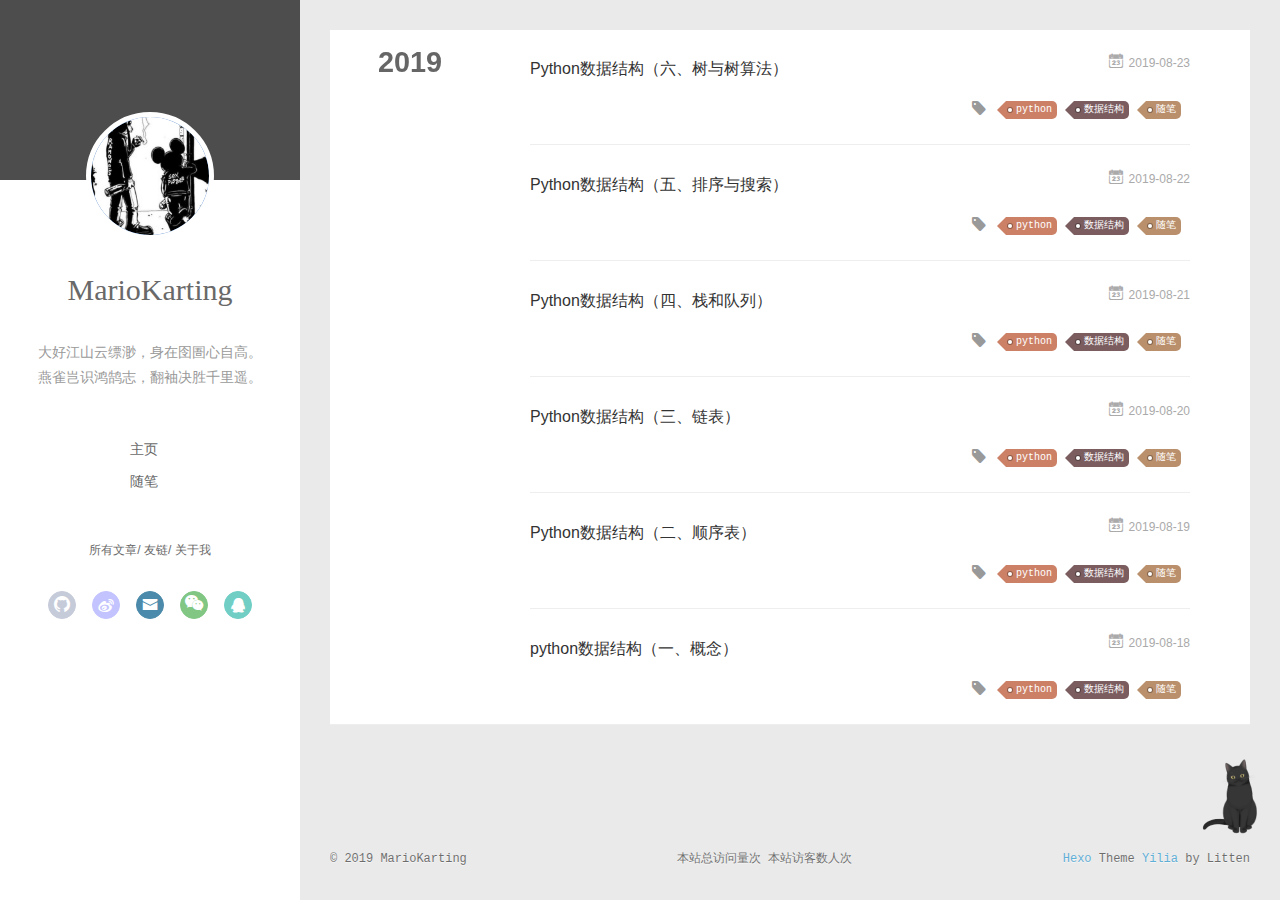
<file: tags/python/index.html>
<!DOCTYPE html>
<html>
<head><meta name="generator" content="Hexo 3.9.0">
   
  <meta charset="utf-8">
  
  <meta name="renderer" content="webkit">
  <meta http-equiv="X-UA-Compatible" content="IE=edge">
  <link rel="dns-prefetch" href="http://www.mariokarting.com">
  <title>Tag: python | MarioKarting ‘s blog</title>
  <meta name="viewport" content="width=device-width, initial-scale=1, maximum-scale=1">
  <meta name="description" content="本科，python后端开发，数据挖掘，CV,NPL">
<meta name="keywords" content="python">
<meta property="og:type" content="website">
<meta property="og:title" content="MarioKarting ‘s blog">
<meta property="og:url" content="http://www.mariokarting.com/tags/python/index.html">
<meta property="og:site_name" content="MarioKarting ‘s blog">
<meta property="og:description" content="本科，python后端开发，数据挖掘，CV,NPL">
<meta property="og:locale" content="default">
<meta name="twitter:card" content="summary">
<meta name="twitter:title" content="MarioKarting ‘s blog">
<meta name="twitter:description" content="本科，python后端开发，数据挖掘，CV,NPL">
  
  
    <link rel="icon" href="/assets/img/favicon.ico">
  
  <link rel="stylesheet" type="text/css" href="/./main.0cf68a.css">
  <style type="text/css">
  
    #container.show {
      background: linear-gradient(200deg,#a0cfe4,#e8c37e);
    }
  </style>
  

  
<script>
var _hmt = _hmt || [];
(function() {
	var hm = document.createElement("script");
	hm.src = "https://hm.baidu.com/hm.js?7acb1b5ad334cf361ae55d4d244d6635";
	var s = document.getElementsByTagName("script")[0]; 
	s.parentNode.insertBefore(hm, s);
})();
</script>



  <!-- < link rel="stylesheet" href="https://oindk07nf.qnssl.com/atom-one-dark.css" media="screen" type="text/css" > -->
</head>
</html>
<body>
  <div id="container" q-class="show:isCtnShow">
    <canvas id="anm-canvas" class="anm-canvas"></canvas>
    <div class="left-col" q-class="show:isShow">
      
<div class="overlay" style="background: #4d4d4d"></div>
<div class="intrude-less">
	<header id="header" class="inner">
		<a href="/" class="profilepic">
			<img src="/assets/blog_head_image/mc.jpg" class="js-avatar">
		</a>
		<hgroup>
		  <h1 class="header-author"><a href="/">MarioKarting</a></h1>
		</hgroup>
		
		<p class="header-subtitle">大好江山云缥渺，身在囹圄心自高。燕雀岂识鸿鹄志，翻袖决胜千里遥。</p>
		

		<nav class="header-menu">
			<ul>
			
				<li><a href="/">主页</a></li>
	        
				<li><a href="/tags/随笔">随笔</a></li>
	        
			</ul>
		</nav>
		<nav class="header-smart-menu">
    		
    			
    			<a q-on="click: openSlider(e, 'innerArchive')" href="javascript:void(0)">所有文章</a>
    			
            
    			
    			<a q-on="click: openSlider(e, 'friends')" href="javascript:void(0)">友链</a>
    			
            
    			
    			<a q-on="click: openSlider(e, 'aboutme')" href="javascript:void(0)">关于我</a>
    			
            
		</nav>
		<nav class="header-nav">
			<div class="social">
				
					<a class="github" target="_blank" href="https://github.com/MarioKarting" title="github"><i class="icon-github"></i></a>
		        
					<a class="weibo" target="_blank" href="https://weibo.com/u/5062828400" title="weibo"><i class="icon-weibo"></i></a>
		        
					<a class="mail" target="_blank" href="mailto:mclishuncheng@gmail.com" title="mail"><i class="icon-mail"></i></a>
		        
					<a class="weixin" target="_blank" href="http://pvw79kev4.bkt.clouddn.com/weixin_ff.jpg" title="weixin"><i class="icon-weixin"></i></a>
		        
					<a class="qq" target="_blank" href="http://pvw79kev4.bkt.clouddn.com/qq_ff.jpg" title="qq"><i class="icon-qq"></i></a>
		        
			</div>
		</nav>
	</header>		
</div>

    </div>
    <div class="mid-col" q-class="show:isShow,hide:isShow|isFalse">
      
<nav id="mobile-nav">
  	<div class="overlay js-overlay" style="background: #4d4d4d"></div>
	<div class="btnctn js-mobile-btnctn">
  		<div class="slider-trigger list" q-on="click: openSlider(e)"><i class="icon icon-sort"></i></div>
	</div>
	<div class="intrude-less">
		<header id="header" class="inner">
			<div class="profilepic">
				<img src="/assets/blog_head_image/mc.jpg" class="js-avatar">
			</div>
			<hgroup>
			  <h1 class="header-author js-header-author">MarioKarting</h1>
			</hgroup>
			
			<p class="header-subtitle"><i class="icon icon-quo-left"></i>大好江山云缥渺，身在囹圄心自高。燕雀岂识鸿鹄志，翻袖决胜千里遥。<i class="icon icon-quo-right"></i></p>
			
			
			
				
			
				
			
			
			
			<nav class="header-nav">
				<div class="social">
					
						<a class="github" target="_blank" href="https://github.com/MarioKarting" title="github"><i class="icon-github"></i></a>
			        
						<a class="weibo" target="_blank" href="https://weibo.com/u/5062828400" title="weibo"><i class="icon-weibo"></i></a>
			        
						<a class="mail" target="_blank" href="mailto:mclishuncheng@gmail.com" title="mail"><i class="icon-mail"></i></a>
			        
						<a class="weixin" target="_blank" href="http://pvw79kev4.bkt.clouddn.com/weixin_ff.jpg" title="weixin"><i class="icon-weixin"></i></a>
			        
						<a class="qq" target="_blank" href="http://pvw79kev4.bkt.clouddn.com/qq_ff.jpg" title="qq"><i class="icon-qq"></i></a>
			        
				</div>
			</nav>

			<nav class="header-menu js-header-menu">
				<ul style="width: 50%">
				
				
					<li style="width: 50%"><a href="/">主页</a></li>
		        
					<li style="width: 50%"><a href="/tags/随笔">随笔</a></li>
		        
				</ul>
			</nav>
		</header>				
	</div>
	<div class="mobile-mask" style="display:none" q-show="isShow"></div>
</nav>

      <div id="wrapper" class="body-wrap">
        <div class="menu-l">
          <div class="canvas-wrap">
            <canvas data-colors="#eaeaea" data-sectionHeight="100" data-contentId="js-content" id="myCanvas1" class="anm-canvas"></canvas>
          </div>
          <div id="js-content" class="content-ll">
            
  
  
    
    
      
      
      <section class="archives-wrap">
        <div class="archive-year-wrap">
          <a href="/archives/2019" class="archive-year">2019</a>
        </div>
        <div class="archives">
    
    <article class="archive-article archive-type-post">
  <div class="archive-article-inner">
    <header class="archive-article-header">
      	<div class="article-meta">
	      	<a href="/2019/08/23/data_structure_06/" class="archive-article-date">
  	<time datetime="2019-08-23T21:30:00.000Z" itemprop="datePublished"><i class="icon-calendar icon"></i>2019-08-23</time>
</a>
        </div>
    	 
  
    <h1 itemprop="name">
      <a class="archive-article-title" href="/2019/08/23/data_structure_06/">Python数据结构（六、树与树算法）</a>
    </h1>
  

        <div class="article-info info-on-right">
          
	<div class="article-tag tagcloud">
		<i class="icon-price-tags icon"></i>
		<ul class="article-tag-list">
			 
        		<li class="article-tag-list-item">
        			<a href="javascript:void(0)" class="js-tag article-tag-list-link color2">python</a>
        		</li>
      		 
        		<li class="article-tag-list-item">
        			<a href="javascript:void(0)" class="js-tag article-tag-list-link color5">数据结构</a>
        		</li>
      		 
        		<li class="article-tag-list-item">
        			<a href="javascript:void(0)" class="js-tag article-tag-list-link color3">随笔</a>
        		</li>
      		
		</ul>
	</div>

          

        </div>
        <div class="clearfix"></div>
    </header>
  </div>
</article>
  
    
    
    <article class="archive-article archive-type-post">
  <div class="archive-article-inner">
    <header class="archive-article-header">
      	<div class="article-meta">
	      	<a href="/2019/08/22/data_structure_05/" class="archive-article-date">
  	<time datetime="2019-08-22T16:30:00.000Z" itemprop="datePublished"><i class="icon-calendar icon"></i>2019-08-22</time>
</a>
        </div>
    	 
  
    <h1 itemprop="name">
      <a class="archive-article-title" href="/2019/08/22/data_structure_05/">Python数据结构（五、排序与搜索）</a>
    </h1>
  

        <div class="article-info info-on-right">
          
	<div class="article-tag tagcloud">
		<i class="icon-price-tags icon"></i>
		<ul class="article-tag-list">
			 
        		<li class="article-tag-list-item">
        			<a href="javascript:void(0)" class="js-tag article-tag-list-link color2">python</a>
        		</li>
      		 
        		<li class="article-tag-list-item">
        			<a href="javascript:void(0)" class="js-tag article-tag-list-link color5">数据结构</a>
        		</li>
      		 
        		<li class="article-tag-list-item">
        			<a href="javascript:void(0)" class="js-tag article-tag-list-link color3">随笔</a>
        		</li>
      		
		</ul>
	</div>

          

        </div>
        <div class="clearfix"></div>
    </header>
  </div>
</article>
  
    
    
    <article class="archive-article archive-type-post">
  <div class="archive-article-inner">
    <header class="archive-article-header">
      	<div class="article-meta">
	      	<a href="/2019/08/21/data_structure_04/" class="archive-article-date">
  	<time datetime="2019-08-22T00:30:00.000Z" itemprop="datePublished"><i class="icon-calendar icon"></i>2019-08-21</time>
</a>
        </div>
    	 
  
    <h1 itemprop="name">
      <a class="archive-article-title" href="/2019/08/21/data_structure_04/">Python数据结构（四、栈和队列）</a>
    </h1>
  

        <div class="article-info info-on-right">
          
	<div class="article-tag tagcloud">
		<i class="icon-price-tags icon"></i>
		<ul class="article-tag-list">
			 
        		<li class="article-tag-list-item">
        			<a href="javascript:void(0)" class="js-tag article-tag-list-link color2">python</a>
        		</li>
      		 
        		<li class="article-tag-list-item">
        			<a href="javascript:void(0)" class="js-tag article-tag-list-link color5">数据结构</a>
        		</li>
      		 
        		<li class="article-tag-list-item">
        			<a href="javascript:void(0)" class="js-tag article-tag-list-link color3">随笔</a>
        		</li>
      		
		</ul>
	</div>

          

        </div>
        <div class="clearfix"></div>
    </header>
  </div>
</article>
  
    
    
    <article class="archive-article archive-type-post">
  <div class="archive-article-inner">
    <header class="archive-article-header">
      	<div class="article-meta">
	      	<a href="/2019/08/20/data_structure_03/" class="archive-article-date">
  	<time datetime="2019-08-20T21:36:00.000Z" itemprop="datePublished"><i class="icon-calendar icon"></i>2019-08-20</time>
</a>
        </div>
    	 
  
    <h1 itemprop="name">
      <a class="archive-article-title" href="/2019/08/20/data_structure_03/">Python数据结构（三、链表）</a>
    </h1>
  

        <div class="article-info info-on-right">
          
	<div class="article-tag tagcloud">
		<i class="icon-price-tags icon"></i>
		<ul class="article-tag-list">
			 
        		<li class="article-tag-list-item">
        			<a href="javascript:void(0)" class="js-tag article-tag-list-link color2">python</a>
        		</li>
      		 
        		<li class="article-tag-list-item">
        			<a href="javascript:void(0)" class="js-tag article-tag-list-link color5">数据结构</a>
        		</li>
      		 
        		<li class="article-tag-list-item">
        			<a href="javascript:void(0)" class="js-tag article-tag-list-link color3">随笔</a>
        		</li>
      		
		</ul>
	</div>

          

        </div>
        <div class="clearfix"></div>
    </header>
  </div>
</article>
  
    
    
    <article class="archive-article archive-type-post">
  <div class="archive-article-inner">
    <header class="archive-article-header">
      	<div class="article-meta">
	      	<a href="/2019/08/19/data_structure_02/" class="archive-article-date">
  	<time datetime="2019-08-20T00:36:00.000Z" itemprop="datePublished"><i class="icon-calendar icon"></i>2019-08-19</time>
</a>
        </div>
    	 
  
    <h1 itemprop="name">
      <a class="archive-article-title" href="/2019/08/19/data_structure_02/">Python数据结构（二、顺序表）</a>
    </h1>
  

        <div class="article-info info-on-right">
          
	<div class="article-tag tagcloud">
		<i class="icon-price-tags icon"></i>
		<ul class="article-tag-list">
			 
        		<li class="article-tag-list-item">
        			<a href="javascript:void(0)" class="js-tag article-tag-list-link color2">python</a>
        		</li>
      		 
        		<li class="article-tag-list-item">
        			<a href="javascript:void(0)" class="js-tag article-tag-list-link color5">数据结构</a>
        		</li>
      		 
        		<li class="article-tag-list-item">
        			<a href="javascript:void(0)" class="js-tag article-tag-list-link color3">随笔</a>
        		</li>
      		
		</ul>
	</div>

          

        </div>
        <div class="clearfix"></div>
    </header>
  </div>
</article>
  
    
    
    <article class="archive-article archive-type-post">
  <div class="archive-article-inner">
    <header class="archive-article-header">
      	<div class="article-meta">
	      	<a href="/2019/08/18/data_structure_01/" class="archive-article-date">
  	<time datetime="2019-08-18T07:15:00.000Z" itemprop="datePublished"><i class="icon-calendar icon"></i>2019-08-18</time>
</a>
        </div>
    	 
  
    <h1 itemprop="name">
      <a class="archive-article-title" href="/2019/08/18/data_structure_01/">python数据结构（一、概念）</a>
    </h1>
  

        <div class="article-info info-on-right">
          
	<div class="article-tag tagcloud">
		<i class="icon-price-tags icon"></i>
		<ul class="article-tag-list">
			 
        		<li class="article-tag-list-item">
        			<a href="javascript:void(0)" class="js-tag article-tag-list-link color2">python</a>
        		</li>
      		 
        		<li class="article-tag-list-item">
        			<a href="javascript:void(0)" class="js-tag article-tag-list-link color5">数据结构</a>
        		</li>
      		 
        		<li class="article-tag-list-item">
        			<a href="javascript:void(0)" class="js-tag article-tag-list-link color3">随笔</a>
        		</li>
      		
		</ul>
	</div>

          

        </div>
        <div class="clearfix"></div>
    </header>
  </div>
</article>
  
  
    </div></section>
  

    


          </div>
        </div>
      </div>
      <footer id="footer">
  <div class="outer">
    <div id="footer-info">
    	<div class="footer-left">
    		&copy; 2019 MarioKarting
    	</div>
		<div>
				<script type="text/javascript">var cnzz_protocol = (("https:" == document.location.protocol) ? "https://" : "http://");document.write(unescape("%3Cspan id='cnzz_stat_icon_1277917311'%3E%3C/span%3E%3Cscript src='" + cnzz_protocol + "v1.cnzz.com/z_stat.php%3Fid%3D1277917311%26online%3D1%26show%3Dline' type='text/javascript'%3E%3C/script%3E"));</script>
		</div>

      	<div class="footer-right">
      		<a href="http://hexo.io/" target="_blank">Hexo</a>  Theme <a href="https://github.com/litten/hexo-theme-yilia" target="_blank">Yilia</a> by Litten
      	</div>
    </div>
  </div>
  <div calss="count-span">
	<span id="busuanzi_container_site_pv">
		本站总访问量<span id="busuanzi_value_site_pv"></span>次
	</span>
	<span id="busuanzi_container_site_uv">
		本站访客数<span id="busuanzi_value_site_uv"></span>人次
	  </span>
  </div>
</footer>
<script async src="//busuanzi.ibruce.info/busuanzi/2.3/busuanzi.pure.mini.js"></script>
    </div>
    <script>
	var yiliaConfig = {
		mathjax: false,
		isHome: false,
		isPost: false,
		isArchive: false,
		isTag: true,
		isCategory: false,
		open_in_new: true,
		toc_hide_index: true,
		root: "/",
		innerArchive: true,
		showTags: false
	}
</script>

<script>!function(t){function n(e){if(r[e])return r[e].exports;var i=r[e]={exports:{},id:e,loaded:!1};return t[e].call(i.exports,i,i.exports,n),i.loaded=!0,i.exports}var r={};n.m=t,n.c=r,n.p="./",n(0)}([function(t,n,r){r(195),t.exports=r(191)},function(t,n,r){var e=r(3),i=r(52),o=r(27),u=r(28),c=r(53),f="prototype",a=function(t,n,r){var s,l,h,v,p=t&a.F,d=t&a.G,y=t&a.S,g=t&a.P,b=t&a.B,m=d?e:y?e[n]||(e[n]={}):(e[n]||{})[f],x=d?i:i[n]||(i[n]={}),w=x[f]||(x[f]={});d&&(r=n);for(s in r)l=!p&&m&&void 0!==m[s],h=(l?m:r)[s],v=b&&l?c(h,e):g&&"function"==typeof h?c(Function.call,h):h,m&&u(m,s,h,t&a.U),x[s]!=h&&o(x,s,v),g&&w[s]!=h&&(w[s]=h)};e.core=i,a.F=1,a.G=2,a.S=4,a.P=8,a.B=16,a.W=32,a.U=64,a.R=128,t.exports=a},function(t,n,r){var e=r(6);t.exports=function(t){if(!e(t))throw TypeError(t+" is not an object!");return t}},function(t,n){var r=t.exports="undefined"!=typeof window&&window.Math==Math?window:"undefined"!=typeof self&&self.Math==Math?self:Function("return this")();"number"==typeof __g&&(__g=r)},function(t,n){t.exports=function(t){try{return!!t()}catch(t){return!0}}},function(t,n){var r=t.exports="undefined"!=typeof window&&window.Math==Math?window:"undefined"!=typeof self&&self.Math==Math?self:Function("return this")();"number"==typeof __g&&(__g=r)},function(t,n){t.exports=function(t){return"object"==typeof t?null!==t:"function"==typeof t}},function(t,n,r){var e=r(126)("wks"),i=r(76),o=r(3).Symbol,u="function"==typeof o;(t.exports=function(t){return e[t]||(e[t]=u&&o[t]||(u?o:i)("Symbol."+t))}).store=e},function(t,n){var r={}.hasOwnProperty;t.exports=function(t,n){return r.call(t,n)}},function(t,n,r){var e=r(94),i=r(33);t.exports=function(t){return e(i(t))}},function(t,n,r){t.exports=!r(4)(function(){return 7!=Object.defineProperty({},"a",{get:function(){return 7}}).a})},function(t,n,r){var e=r(2),i=r(167),o=r(50),u=Object.defineProperty;n.f=r(10)?Object.defineProperty:function(t,n,r){if(e(t),n=o(n,!0),e(r),i)try{return u(t,n,r)}catch(t){}if("get"in r||"set"in r)throw TypeError("Accessors not supported!");return"value"in r&&(t[n]=r.value),t}},function(t,n,r){t.exports=!r(18)(function(){return 7!=Object.defineProperty({},"a",{get:function(){return 7}}).a})},function(t,n,r){var e=r(14),i=r(22);t.exports=r(12)?function(t,n,r){return e.f(t,n,i(1,r))}:function(t,n,r){return t[n]=r,t}},function(t,n,r){var e=r(20),i=r(58),o=r(42),u=Object.defineProperty;n.f=r(12)?Object.defineProperty:function(t,n,r){if(e(t),n=o(n,!0),e(r),i)try{return u(t,n,r)}catch(t){}if("get"in r||"set"in r)throw TypeError("Accessors not supported!");return"value"in r&&(t[n]=r.value),t}},function(t,n,r){var e=r(40)("wks"),i=r(23),o=r(5).Symbol,u="function"==typeof o;(t.exports=function(t){return e[t]||(e[t]=u&&o[t]||(u?o:i)("Symbol."+t))}).store=e},function(t,n,r){var e=r(67),i=Math.min;t.exports=function(t){return t>0?i(e(t),9007199254740991):0}},function(t,n,r){var e=r(46);t.exports=function(t){return Object(e(t))}},function(t,n){t.exports=function(t){try{return!!t()}catch(t){return!0}}},function(t,n,r){var e=r(63),i=r(34);t.exports=Object.keys||function(t){return e(t,i)}},function(t,n,r){var e=r(21);t.exports=function(t){if(!e(t))throw TypeError(t+" is not an object!");return t}},function(t,n){t.exports=function(t){return"object"==typeof t?null!==t:"function"==typeof t}},function(t,n){t.exports=function(t,n){return{enumerable:!(1&t),configurable:!(2&t),writable:!(4&t),value:n}}},function(t,n){var r=0,e=Math.random();t.exports=function(t){return"Symbol(".concat(void 0===t?"":t,")_",(++r+e).toString(36))}},function(t,n){var r={}.hasOwnProperty;t.exports=function(t,n){return r.call(t,n)}},function(t,n){var r=t.exports={version:"2.4.0"};"number"==typeof __e&&(__e=r)},function(t,n){t.exports=function(t){if("function"!=typeof t)throw TypeError(t+" is not a function!");return t}},function(t,n,r){var e=r(11),i=r(66);t.exports=r(10)?function(t,n,r){return e.f(t,n,i(1,r))}:function(t,n,r){return t[n]=r,t}},function(t,n,r){var e=r(3),i=r(27),o=r(24),u=r(76)("src"),c="toString",f=Function[c],a=(""+f).split(c);r(52).inspectSource=function(t){return f.call(t)},(t.exports=function(t,n,r,c){var f="function"==typeof r;f&&(o(r,"name")||i(r,"name",n)),t[n]!==r&&(f&&(o(r,u)||i(r,u,t[n]?""+t[n]:a.join(String(n)))),t===e?t[n]=r:c?t[n]?t[n]=r:i(t,n,r):(delete t[n],i(t,n,r)))})(Function.prototype,c,function(){return"function"==typeof this&&this[u]||f.call(this)})},function(t,n,r){var e=r(1),i=r(4),o=r(46),u=function(t,n,r,e){var i=String(o(t)),u="<"+n;return""!==r&&(u+=" "+r+'="'+String(e).replace(/"/g,"&quot;")+'"'),u+">"+i+"</"+n+">"};t.exports=function(t,n){var r={};r[t]=n(u),e(e.P+e.F*i(function(){var n=""[t]('"');return n!==n.toLowerCase()||n.split('"').length>3}),"String",r)}},function(t,n,r){var e=r(115),i=r(46);t.exports=function(t){return e(i(t))}},function(t,n,r){var e=r(116),i=r(66),o=r(30),u=r(50),c=r(24),f=r(167),a=Object.getOwnPropertyDescriptor;n.f=r(10)?a:function(t,n){if(t=o(t),n=u(n,!0),f)try{return a(t,n)}catch(t){}if(c(t,n))return i(!e.f.call(t,n),t[n])}},function(t,n,r){var e=r(24),i=r(17),o=r(145)("IE_PROTO"),u=Object.prototype;t.exports=Object.getPrototypeOf||function(t){return t=i(t),e(t,o)?t[o]:"function"==typeof t.constructor&&t instanceof t.constructor?t.constructor.prototype:t instanceof Object?u:null}},function(t,n){t.exports=function(t){if(void 0==t)throw TypeError("Can't call method on  "+t);return t}},function(t,n){t.exports="constructor,hasOwnProperty,isPrototypeOf,propertyIsEnumerable,toLocaleString,toString,valueOf".split(",")},function(t,n){t.exports={}},function(t,n){t.exports=!0},function(t,n){n.f={}.propertyIsEnumerable},function(t,n,r){var e=r(14).f,i=r(8),o=r(15)("toStringTag");t.exports=function(t,n,r){t&&!i(t=r?t:t.prototype,o)&&e(t,o,{configurable:!0,value:n})}},function(t,n,r){var e=r(40)("keys"),i=r(23);t.exports=function(t){return e[t]||(e[t]=i(t))}},function(t,n,r){var e=r(5),i="__core-js_shared__",o=e[i]||(e[i]={});t.exports=function(t){return o[t]||(o[t]={})}},function(t,n){var r=Math.ceil,e=Math.floor;t.exports=function(t){return isNaN(t=+t)?0:(t>0?e:r)(t)}},function(t,n,r){var e=r(21);t.exports=function(t,n){if(!e(t))return t;var r,i;if(n&&"function"==typeof(r=t.toString)&&!e(i=r.call(t)))return i;if("function"==typeof(r=t.valueOf)&&!e(i=r.call(t)))return i;if(!n&&"function"==typeof(r=t.toString)&&!e(i=r.call(t)))return i;throw TypeError("Can't convert object to primitive value")}},function(t,n,r){var e=r(5),i=r(25),o=r(36),u=r(44),c=r(14).f;t.exports=function(t){var n=i.Symbol||(i.Symbol=o?{}:e.Symbol||{});"_"==t.charAt(0)||t in n||c(n,t,{value:u.f(t)})}},function(t,n,r){n.f=r(15)},function(t,n){var r={}.toString;t.exports=function(t){return r.call(t).slice(8,-1)}},function(t,n){t.exports=function(t){if(void 0==t)throw TypeError("Can't call method on  "+t);return t}},function(t,n,r){var e=r(4);t.exports=function(t,n){return!!t&&e(function(){n?t.call(null,function(){},1):t.call(null)})}},function(t,n,r){var e=r(53),i=r(115),o=r(17),u=r(16),c=r(203);t.exports=function(t,n){var r=1==t,f=2==t,a=3==t,s=4==t,l=6==t,h=5==t||l,v=n||c;return function(n,c,p){for(var d,y,g=o(n),b=i(g),m=e(c,p,3),x=u(b.length),w=0,S=r?v(n,x):f?v(n,0):void 0;x>w;w++)if((h||w in b)&&(d=b[w],y=m(d,w,g),t))if(r)S[w]=y;else if(y)switch(t){case 3:return!0;case 5:return d;case 6:return w;case 2:S.push(d)}else if(s)return!1;return l?-1:a||s?s:S}}},function(t,n,r){var e=r(1),i=r(52),o=r(4);t.exports=function(t,n){var r=(i.Object||{})[t]||Object[t],u={};u[t]=n(r),e(e.S+e.F*o(function(){r(1)}),"Object",u)}},function(t,n,r){var e=r(6);t.exports=function(t,n){if(!e(t))return t;var r,i;if(n&&"function"==typeof(r=t.toString)&&!e(i=r.call(t)))return i;if("function"==typeof(r=t.valueOf)&&!e(i=r.call(t)))return i;if(!n&&"function"==typeof(r=t.toString)&&!e(i=r.call(t)))return i;throw TypeError("Can't convert object to primitive value")}},function(t,n,r){var e=r(5),i=r(25),o=r(91),u=r(13),c="prototype",f=function(t,n,r){var a,s,l,h=t&f.F,v=t&f.G,p=t&f.S,d=t&f.P,y=t&f.B,g=t&f.W,b=v?i:i[n]||(i[n]={}),m=b[c],x=v?e:p?e[n]:(e[n]||{})[c];v&&(r=n);for(a in r)(s=!h&&x&&void 0!==x[a])&&a in b||(l=s?x[a]:r[a],b[a]=v&&"function"!=typeof x[a]?r[a]:y&&s?o(l,e):g&&x[a]==l?function(t){var n=function(n,r,e){if(this instanceof t){switch(arguments.length){case 0:return new t;case 1:return new t(n);case 2:return new t(n,r)}return new t(n,r,e)}return t.apply(this,arguments)};return n[c]=t[c],n}(l):d&&"function"==typeof l?o(Function.call,l):l,d&&((b.virtual||(b.virtual={}))[a]=l,t&f.R&&m&&!m[a]&&u(m,a,l)))};f.F=1,f.G=2,f.S=4,f.P=8,f.B=16,f.W=32,f.U=64,f.R=128,t.exports=f},function(t,n){var r=t.exports={version:"2.4.0"};"number"==typeof __e&&(__e=r)},function(t,n,r){var e=r(26);t.exports=function(t,n,r){if(e(t),void 0===n)return t;switch(r){case 1:return function(r){return t.call(n,r)};case 2:return function(r,e){return t.call(n,r,e)};case 3:return function(r,e,i){return t.call(n,r,e,i)}}return function(){return t.apply(n,arguments)}}},function(t,n,r){var e=r(183),i=r(1),o=r(126)("metadata"),u=o.store||(o.store=new(r(186))),c=function(t,n,r){var i=u.get(t);if(!i){if(!r)return;u.set(t,i=new e)}var o=i.get(n);if(!o){if(!r)return;i.set(n,o=new e)}return o},f=function(t,n,r){var e=c(n,r,!1);return void 0!==e&&e.has(t)},a=function(t,n,r){var e=c(n,r,!1);return void 0===e?void 0:e.get(t)},s=function(t,n,r,e){c(r,e,!0).set(t,n)},l=function(t,n){var r=c(t,n,!1),e=[];return r&&r.forEach(function(t,n){e.push(n)}),e},h=function(t){return void 0===t||"symbol"==typeof t?t:String(t)},v=function(t){i(i.S,"Reflect",t)};t.exports={store:u,map:c,has:f,get:a,set:s,keys:l,key:h,exp:v}},function(t,n,r){"use strict";if(r(10)){var e=r(69),i=r(3),o=r(4),u=r(1),c=r(127),f=r(152),a=r(53),s=r(68),l=r(66),h=r(27),v=r(73),p=r(67),d=r(16),y=r(75),g=r(50),b=r(24),m=r(180),x=r(114),w=r(6),S=r(17),_=r(137),O=r(70),E=r(32),P=r(71).f,j=r(154),F=r(76),M=r(7),A=r(48),N=r(117),T=r(146),I=r(155),k=r(80),L=r(123),R=r(74),C=r(130),D=r(160),U=r(11),W=r(31),G=U.f,B=W.f,V=i.RangeError,z=i.TypeError,q=i.Uint8Array,K="ArrayBuffer",J="Shared"+K,Y="BYTES_PER_ELEMENT",H="prototype",$=Array[H],X=f.ArrayBuffer,Q=f.DataView,Z=A(0),tt=A(2),nt=A(3),rt=A(4),et=A(5),it=A(6),ot=N(!0),ut=N(!1),ct=I.values,ft=I.keys,at=I.entries,st=$.lastIndexOf,lt=$.reduce,ht=$.reduceRight,vt=$.join,pt=$.sort,dt=$.slice,yt=$.toString,gt=$.toLocaleString,bt=M("iterator"),mt=M("toStringTag"),xt=F("typed_constructor"),wt=F("def_constructor"),St=c.CONSTR,_t=c.TYPED,Ot=c.VIEW,Et="Wrong length!",Pt=A(1,function(t,n){return Tt(T(t,t[wt]),n)}),jt=o(function(){return 1===new q(new Uint16Array([1]).buffer)[0]}),Ft=!!q&&!!q[H].set&&o(function(){new q(1).set({})}),Mt=function(t,n){if(void 0===t)throw z(Et);var r=+t,e=d(t);if(n&&!m(r,e))throw V(Et);return e},At=function(t,n){var r=p(t);if(r<0||r%n)throw V("Wrong offset!");return r},Nt=function(t){if(w(t)&&_t in t)return t;throw z(t+" is not a typed array!")},Tt=function(t,n){if(!(w(t)&&xt in t))throw z("It is not a typed array constructor!");return new t(n)},It=function(t,n){return kt(T(t,t[wt]),n)},kt=function(t,n){for(var r=0,e=n.length,i=Tt(t,e);e>r;)i[r]=n[r++];return i},Lt=function(t,n,r){G(t,n,{get:function(){return this._d[r]}})},Rt=function(t){var n,r,e,i,o,u,c=S(t),f=arguments.length,s=f>1?arguments[1]:void 0,l=void 0!==s,h=j(c);if(void 0!=h&&!_(h)){for(u=h.call(c),e=[],n=0;!(o=u.next()).done;n++)e.push(o.value);c=e}for(l&&f>2&&(s=a(s,arguments[2],2)),n=0,r=d(c.length),i=Tt(this,r);r>n;n++)i[n]=l?s(c[n],n):c[n];return i},Ct=function(){for(var t=0,n=arguments.length,r=Tt(this,n);n>t;)r[t]=arguments[t++];return r},Dt=!!q&&o(function(){gt.call(new q(1))}),Ut=function(){return gt.apply(Dt?dt.call(Nt(this)):Nt(this),arguments)},Wt={copyWithin:function(t,n){return D.call(Nt(this),t,n,arguments.length>2?arguments[2]:void 0)},every:function(t){return rt(Nt(this),t,arguments.length>1?arguments[1]:void 0)},fill:function(t){return C.apply(Nt(this),arguments)},filter:function(t){return It(this,tt(Nt(this),t,arguments.length>1?arguments[1]:void 0))},find:function(t){return et(Nt(this),t,arguments.length>1?arguments[1]:void 0)},findIndex:function(t){return it(Nt(this),t,arguments.length>1?arguments[1]:void 0)},forEach:function(t){Z(Nt(this),t,arguments.length>1?arguments[1]:void 0)},indexOf:function(t){return ut(Nt(this),t,arguments.length>1?arguments[1]:void 0)},includes:function(t){return ot(Nt(this),t,arguments.length>1?arguments[1]:void 0)},join:function(t){return vt.apply(Nt(this),arguments)},lastIndexOf:function(t){return st.apply(Nt(this),arguments)},map:function(t){return Pt(Nt(this),t,arguments.length>1?arguments[1]:void 0)},reduce:function(t){return lt.apply(Nt(this),arguments)},reduceRight:function(t){return ht.apply(Nt(this),arguments)},reverse:function(){for(var t,n=this,r=Nt(n).length,e=Math.floor(r/2),i=0;i<e;)t=n[i],n[i++]=n[--r],n[r]=t;return n},some:function(t){return nt(Nt(this),t,arguments.length>1?arguments[1]:void 0)},sort:function(t){return pt.call(Nt(this),t)},subarray:function(t,n){var r=Nt(this),e=r.length,i=y(t,e);return new(T(r,r[wt]))(r.buffer,r.byteOffset+i*r.BYTES_PER_ELEMENT,d((void 0===n?e:y(n,e))-i))}},Gt=function(t,n){return It(this,dt.call(Nt(this),t,n))},Bt=function(t){Nt(this);var n=At(arguments[1],1),r=this.length,e=S(t),i=d(e.length),o=0;if(i+n>r)throw V(Et);for(;o<i;)this[n+o]=e[o++]},Vt={entries:function(){return at.call(Nt(this))},keys:function(){return ft.call(Nt(this))},values:function(){return ct.call(Nt(this))}},zt=function(t,n){return w(t)&&t[_t]&&"symbol"!=typeof n&&n in t&&String(+n)==String(n)},qt=function(t,n){return zt(t,n=g(n,!0))?l(2,t[n]):B(t,n)},Kt=function(t,n,r){return!(zt(t,n=g(n,!0))&&w(r)&&b(r,"value"))||b(r,"get")||b(r,"set")||r.configurable||b(r,"writable")&&!r.writable||b(r,"enumerable")&&!r.enumerable?G(t,n,r):(t[n]=r.value,t)};St||(W.f=qt,U.f=Kt),u(u.S+u.F*!St,"Object",{getOwnPropertyDescriptor:qt,defineProperty:Kt}),o(function(){yt.call({})})&&(yt=gt=function(){return vt.call(this)});var Jt=v({},Wt);v(Jt,Vt),h(Jt,bt,Vt.values),v(Jt,{slice:Gt,set:Bt,constructor:function(){},toString:yt,toLocaleString:Ut}),Lt(Jt,"buffer","b"),Lt(Jt,"byteOffset","o"),Lt(Jt,"byteLength","l"),Lt(Jt,"length","e"),G(Jt,mt,{get:function(){return this[_t]}}),t.exports=function(t,n,r,f){f=!!f;var a=t+(f?"Clamped":"")+"Array",l="Uint8Array"!=a,v="get"+t,p="set"+t,y=i[a],g=y||{},b=y&&E(y),m=!y||!c.ABV,S={},_=y&&y[H],j=function(t,r){var e=t._d;return e.v[v](r*n+e.o,jt)},F=function(t,r,e){var i=t._d;f&&(e=(e=Math.round(e))<0?0:e>255?255:255&e),i.v[p](r*n+i.o,e,jt)},M=function(t,n){G(t,n,{get:function(){return j(this,n)},set:function(t){return F(this,n,t)},enumerable:!0})};m?(y=r(function(t,r,e,i){s(t,y,a,"_d");var o,u,c,f,l=0,v=0;if(w(r)){if(!(r instanceof X||(f=x(r))==K||f==J))return _t in r?kt(y,r):Rt.call(y,r);o=r,v=At(e,n);var p=r.byteLength;if(void 0===i){if(p%n)throw V(Et);if((u=p-v)<0)throw V(Et)}else if((u=d(i)*n)+v>p)throw V(Et);c=u/n}else c=Mt(r,!0),u=c*n,o=new X(u);for(h(t,"_d",{b:o,o:v,l:u,e:c,v:new Q(o)});l<c;)M(t,l++)}),_=y[H]=O(Jt),h(_,"constructor",y)):L(function(t){new y(null),new y(t)},!0)||(y=r(function(t,r,e,i){s(t,y,a);var o;return w(r)?r instanceof X||(o=x(r))==K||o==J?void 0!==i?new g(r,At(e,n),i):void 0!==e?new g(r,At(e,n)):new g(r):_t in r?kt(y,r):Rt.call(y,r):new g(Mt(r,l))}),Z(b!==Function.prototype?P(g).concat(P(b)):P(g),function(t){t in y||h(y,t,g[t])}),y[H]=_,e||(_.constructor=y));var A=_[bt],N=!!A&&("values"==A.name||void 0==A.name),T=Vt.values;h(y,xt,!0),h(_,_t,a),h(_,Ot,!0),h(_,wt,y),(f?new y(1)[mt]==a:mt in _)||G(_,mt,{get:function(){return a}}),S[a]=y,u(u.G+u.W+u.F*(y!=g),S),u(u.S,a,{BYTES_PER_ELEMENT:n,from:Rt,of:Ct}),Y in _||h(_,Y,n),u(u.P,a,Wt),R(a),u(u.P+u.F*Ft,a,{set:Bt}),u(u.P+u.F*!N,a,Vt),u(u.P+u.F*(_.toString!=yt),a,{toString:yt}),u(u.P+u.F*o(function(){new y(1).slice()}),a,{slice:Gt}),u(u.P+u.F*(o(function(){return[1,2].toLocaleString()!=new y([1,2]).toLocaleString()})||!o(function(){_.toLocaleString.call([1,2])})),a,{toLocaleString:Ut}),k[a]=N?A:T,e||N||h(_,bt,T)}}else t.exports=function(){}},function(t,n){var r={}.toString;t.exports=function(t){return r.call(t).slice(8,-1)}},function(t,n,r){var e=r(21),i=r(5).document,o=e(i)&&e(i.createElement);t.exports=function(t){return o?i.createElement(t):{}}},function(t,n,r){t.exports=!r(12)&&!r(18)(function(){return 7!=Object.defineProperty(r(57)("div"),"a",{get:function(){return 7}}).a})},function(t,n,r){"use strict";var e=r(36),i=r(51),o=r(64),u=r(13),c=r(8),f=r(35),a=r(96),s=r(38),l=r(103),h=r(15)("iterator"),v=!([].keys&&"next"in[].keys()),p="keys",d="values",y=function(){return this};t.exports=function(t,n,r,g,b,m,x){a(r,n,g);var w,S,_,O=function(t){if(!v&&t in F)return F[t];switch(t){case p:case d:return function(){return new r(this,t)}}return function(){return new r(this,t)}},E=n+" Iterator",P=b==d,j=!1,F=t.prototype,M=F[h]||F["@@iterator"]||b&&F[b],A=M||O(b),N=b?P?O("entries"):A:void 0,T="Array"==n?F.entries||M:M;if(T&&(_=l(T.call(new t)))!==Object.prototype&&(s(_,E,!0),e||c(_,h)||u(_,h,y)),P&&M&&M.name!==d&&(j=!0,A=function(){return M.call(this)}),e&&!x||!v&&!j&&F[h]||u(F,h,A),f[n]=A,f[E]=y,b)if(w={values:P?A:O(d),keys:m?A:O(p),entries:N},x)for(S in w)S in F||o(F,S,w[S]);else i(i.P+i.F*(v||j),n,w);return w}},function(t,n,r){var e=r(20),i=r(100),o=r(34),u=r(39)("IE_PROTO"),c=function(){},f="prototype",a=function(){var t,n=r(57)("iframe"),e=o.length;for(n.style.display="none",r(93).appendChild(n),n.src="javascript:",t=n.contentWindow.document,t.open(),t.write("<script>document.F=Object<\/script>"),t.close(),a=t.F;e--;)delete a[f][o[e]];return a()};t.exports=Object.create||function(t,n){var r;return null!==t?(c[f]=e(t),r=new c,c[f]=null,r[u]=t):r=a(),void 0===n?r:i(r,n)}},function(t,n,r){var e=r(63),i=r(34).concat("length","prototype");n.f=Object.getOwnPropertyNames||function(t){return e(t,i)}},function(t,n){n.f=Object.getOwnPropertySymbols},function(t,n,r){var e=r(8),i=r(9),o=r(90)(!1),u=r(39)("IE_PROTO");t.exports=function(t,n){var r,c=i(t),f=0,a=[];for(r in c)r!=u&&e(c,r)&&a.push(r);for(;n.length>f;)e(c,r=n[f++])&&(~o(a,r)||a.push(r));return a}},function(t,n,r){t.exports=r(13)},function(t,n,r){var e=r(76)("meta"),i=r(6),o=r(24),u=r(11).f,c=0,f=Object.isExtensible||function(){return!0},a=!r(4)(function(){return f(Object.preventExtensions({}))}),s=function(t){u(t,e,{value:{i:"O"+ ++c,w:{}}})},l=function(t,n){if(!i(t))return"symbol"==typeof t?t:("string"==typeof t?"S":"P")+t;if(!o(t,e)){if(!f(t))return"F";if(!n)return"E";s(t)}return t[e].i},h=function(t,n){if(!o(t,e)){if(!f(t))return!0;if(!n)return!1;s(t)}return t[e].w},v=function(t){return a&&p.NEED&&f(t)&&!o(t,e)&&s(t),t},p=t.exports={KEY:e,NEED:!1,fastKey:l,getWeak:h,onFreeze:v}},function(t,n){t.exports=function(t,n){return{enumerable:!(1&t),configurable:!(2&t),writable:!(4&t),value:n}}},function(t,n){var r=Math.ceil,e=Math.floor;t.exports=function(t){return isNaN(t=+t)?0:(t>0?e:r)(t)}},function(t,n){t.exports=function(t,n,r,e){if(!(t instanceof n)||void 0!==e&&e in t)throw TypeError(r+": incorrect invocation!");return t}},function(t,n){t.exports=!1},function(t,n,r){var e=r(2),i=r(173),o=r(133),u=r(145)("IE_PROTO"),c=function(){},f="prototype",a=function(){var t,n=r(132)("iframe"),e=o.length;for(n.style.display="none",r(135).appendChild(n),n.src="javascript:",t=n.contentWindow.document,t.open(),t.write("<script>document.F=Object<\/script>"),t.close(),a=t.F;e--;)delete a[f][o[e]];return a()};t.exports=Object.create||function(t,n){var r;return null!==t?(c[f]=e(t),r=new c,c[f]=null,r[u]=t):r=a(),void 0===n?r:i(r,n)}},function(t,n,r){var e=r(175),i=r(133).concat("length","prototype");n.f=Object.getOwnPropertyNames||function(t){return e(t,i)}},function(t,n,r){var e=r(175),i=r(133);t.exports=Object.keys||function(t){return e(t,i)}},function(t,n,r){var e=r(28);t.exports=function(t,n,r){for(var i in n)e(t,i,n[i],r);return t}},function(t,n,r){"use strict";var e=r(3),i=r(11),o=r(10),u=r(7)("species");t.exports=function(t){var n=e[t];o&&n&&!n[u]&&i.f(n,u,{configurable:!0,get:function(){return this}})}},function(t,n,r){var e=r(67),i=Math.max,o=Math.min;t.exports=function(t,n){return t=e(t),t<0?i(t+n,0):o(t,n)}},function(t,n){var r=0,e=Math.random();t.exports=function(t){return"Symbol(".concat(void 0===t?"":t,")_",(++r+e).toString(36))}},function(t,n,r){var e=r(33);t.exports=function(t){return Object(e(t))}},function(t,n,r){var e=r(7)("unscopables"),i=Array.prototype;void 0==i[e]&&r(27)(i,e,{}),t.exports=function(t){i[e][t]=!0}},function(t,n,r){var e=r(53),i=r(169),o=r(137),u=r(2),c=r(16),f=r(154),a={},s={},n=t.exports=function(t,n,r,l,h){var v,p,d,y,g=h?function(){return t}:f(t),b=e(r,l,n?2:1),m=0;if("function"!=typeof g)throw TypeError(t+" is not iterable!");if(o(g)){for(v=c(t.length);v>m;m++)if((y=n?b(u(p=t[m])[0],p[1]):b(t[m]))===a||y===s)return y}else for(d=g.call(t);!(p=d.next()).done;)if((y=i(d,b,p.value,n))===a||y===s)return y};n.BREAK=a,n.RETURN=s},function(t,n){t.exports={}},function(t,n,r){var e=r(11).f,i=r(24),o=r(7)("toStringTag");t.exports=function(t,n,r){t&&!i(t=r?t:t.prototype,o)&&e(t,o,{configurable:!0,value:n})}},function(t,n,r){var e=r(1),i=r(46),o=r(4),u=r(150),c="["+u+"]",f="​",a=RegExp("^"+c+c+"*"),s=RegExp(c+c+"*$"),l=function(t,n,r){var i={},c=o(function(){return!!u[t]()||f[t]()!=f}),a=i[t]=c?n(h):u[t];r&&(i[r]=a),e(e.P+e.F*c,"String",i)},h=l.trim=function(t,n){return t=String(i(t)),1&n&&(t=t.replace(a,"")),2&n&&(t=t.replace(s,"")),t};t.exports=l},function(t,n,r){t.exports={default:r(86),__esModule:!0}},function(t,n,r){t.exports={default:r(87),__esModule:!0}},function(t,n,r){"use strict";function e(t){return t&&t.__esModule?t:{default:t}}n.__esModule=!0;var i=r(84),o=e(i),u=r(83),c=e(u),f="function"==typeof c.default&&"symbol"==typeof o.default?function(t){return typeof t}:function(t){return t&&"function"==typeof c.default&&t.constructor===c.default&&t!==c.default.prototype?"symbol":typeof t};n.default="function"==typeof c.default&&"symbol"===f(o.default)?function(t){return void 0===t?"undefined":f(t)}:function(t){return t&&"function"==typeof c.default&&t.constructor===c.default&&t!==c.default.prototype?"symbol":void 0===t?"undefined":f(t)}},function(t,n,r){r(110),r(108),r(111),r(112),t.exports=r(25).Symbol},function(t,n,r){r(109),r(113),t.exports=r(44).f("iterator")},function(t,n){t.exports=function(t){if("function"!=typeof t)throw TypeError(t+" is not a function!");return t}},function(t,n){t.exports=function(){}},function(t,n,r){var e=r(9),i=r(106),o=r(105);t.exports=function(t){return function(n,r,u){var c,f=e(n),a=i(f.length),s=o(u,a);if(t&&r!=r){for(;a>s;)if((c=f[s++])!=c)return!0}else for(;a>s;s++)if((t||s in f)&&f[s]===r)return t||s||0;return!t&&-1}}},function(t,n,r){var e=r(88);t.exports=function(t,n,r){if(e(t),void 0===n)return t;switch(r){case 1:return function(r){return t.call(n,r)};case 2:return function(r,e){return t.call(n,r,e)};case 3:return function(r,e,i){return t.call(n,r,e,i)}}return function(){return t.apply(n,arguments)}}},function(t,n,r){var e=r(19),i=r(62),o=r(37);t.exports=function(t){var n=e(t),r=i.f;if(r)for(var u,c=r(t),f=o.f,a=0;c.length>a;)f.call(t,u=c[a++])&&n.push(u);return n}},function(t,n,r){t.exports=r(5).document&&document.documentElement},function(t,n,r){var e=r(56);t.exports=Object("z").propertyIsEnumerable(0)?Object:function(t){return"String"==e(t)?t.split(""):Object(t)}},function(t,n,r){var e=r(56);t.exports=Array.isArray||function(t){return"Array"==e(t)}},function(t,n,r){"use strict";var e=r(60),i=r(22),o=r(38),u={};r(13)(u,r(15)("iterator"),function(){return this}),t.exports=function(t,n,r){t.prototype=e(u,{next:i(1,r)}),o(t,n+" Iterator")}},function(t,n){t.exports=function(t,n){return{value:n,done:!!t}}},function(t,n,r){var e=r(19),i=r(9);t.exports=function(t,n){for(var r,o=i(t),u=e(o),c=u.length,f=0;c>f;)if(o[r=u[f++]]===n)return r}},function(t,n,r){var e=r(23)("meta"),i=r(21),o=r(8),u=r(14).f,c=0,f=Object.isExtensible||function(){return!0},a=!r(18)(function(){return f(Object.preventExtensions({}))}),s=function(t){u(t,e,{value:{i:"O"+ ++c,w:{}}})},l=function(t,n){if(!i(t))return"symbol"==typeof t?t:("string"==typeof t?"S":"P")+t;if(!o(t,e)){if(!f(t))return"F";if(!n)return"E";s(t)}return t[e].i},h=function(t,n){if(!o(t,e)){if(!f(t))return!0;if(!n)return!1;s(t)}return t[e].w},v=function(t){return a&&p.NEED&&f(t)&&!o(t,e)&&s(t),t},p=t.exports={KEY:e,NEED:!1,fastKey:l,getWeak:h,onFreeze:v}},function(t,n,r){var e=r(14),i=r(20),o=r(19);t.exports=r(12)?Object.defineProperties:function(t,n){i(t);for(var r,u=o(n),c=u.length,f=0;c>f;)e.f(t,r=u[f++],n[r]);return t}},function(t,n,r){var e=r(37),i=r(22),o=r(9),u=r(42),c=r(8),f=r(58),a=Object.getOwnPropertyDescriptor;n.f=r(12)?a:function(t,n){if(t=o(t),n=u(n,!0),f)try{return a(t,n)}catch(t){}if(c(t,n))return i(!e.f.call(t,n),t[n])}},function(t,n,r){var e=r(9),i=r(61).f,o={}.toString,u="object"==typeof window&&window&&Object.getOwnPropertyNames?Object.getOwnPropertyNames(window):[],c=function(t){try{return i(t)}catch(t){return u.slice()}};t.exports.f=function(t){return u&&"[object Window]"==o.call(t)?c(t):i(e(t))}},function(t,n,r){var e=r(8),i=r(77),o=r(39)("IE_PROTO"),u=Object.prototype;t.exports=Object.getPrototypeOf||function(t){return t=i(t),e(t,o)?t[o]:"function"==typeof t.constructor&&t instanceof t.constructor?t.constructor.prototype:t instanceof Object?u:null}},function(t,n,r){var e=r(41),i=r(33);t.exports=function(t){return function(n,r){var o,u,c=String(i(n)),f=e(r),a=c.length;return f<0||f>=a?t?"":void 0:(o=c.charCodeAt(f),o<55296||o>56319||f+1===a||(u=c.charCodeAt(f+1))<56320||u>57343?t?c.charAt(f):o:t?c.slice(f,f+2):u-56320+(o-55296<<10)+65536)}}},function(t,n,r){var e=r(41),i=Math.max,o=Math.min;t.exports=function(t,n){return t=e(t),t<0?i(t+n,0):o(t,n)}},function(t,n,r){var e=r(41),i=Math.min;t.exports=function(t){return t>0?i(e(t),9007199254740991):0}},function(t,n,r){"use strict";var e=r(89),i=r(97),o=r(35),u=r(9);t.exports=r(59)(Array,"Array",function(t,n){this._t=u(t),this._i=0,this._k=n},function(){var t=this._t,n=this._k,r=this._i++;return!t||r>=t.length?(this._t=void 0,i(1)):"keys"==n?i(0,r):"values"==n?i(0,t[r]):i(0,[r,t[r]])},"values"),o.Arguments=o.Array,e("keys"),e("values"),e("entries")},function(t,n){},function(t,n,r){"use strict";var e=r(104)(!0);r(59)(String,"String",function(t){this._t=String(t),this._i=0},function(){var t,n=this._t,r=this._i;return r>=n.length?{value:void 0,done:!0}:(t=e(n,r),this._i+=t.length,{value:t,done:!1})})},function(t,n,r){"use strict";var e=r(5),i=r(8),o=r(12),u=r(51),c=r(64),f=r(99).KEY,a=r(18),s=r(40),l=r(38),h=r(23),v=r(15),p=r(44),d=r(43),y=r(98),g=r(92),b=r(95),m=r(20),x=r(9),w=r(42),S=r(22),_=r(60),O=r(102),E=r(101),P=r(14),j=r(19),F=E.f,M=P.f,A=O.f,N=e.Symbol,T=e.JSON,I=T&&T.stringify,k="prototype",L=v("_hidden"),R=v("toPrimitive"),C={}.propertyIsEnumerable,D=s("symbol-registry"),U=s("symbols"),W=s("op-symbols"),G=Object[k],B="function"==typeof N,V=e.QObject,z=!V||!V[k]||!V[k].findChild,q=o&&a(function(){return 7!=_(M({},"a",{get:function(){return M(this,"a",{value:7}).a}})).a})?function(t,n,r){var e=F(G,n);e&&delete G[n],M(t,n,r),e&&t!==G&&M(G,n,e)}:M,K=function(t){var n=U[t]=_(N[k]);return n._k=t,n},J=B&&"symbol"==typeof N.iterator?function(t){return"symbol"==typeof t}:function(t){return t instanceof N},Y=function(t,n,r){return t===G&&Y(W,n,r),m(t),n=w(n,!0),m(r),i(U,n)?(r.enumerable?(i(t,L)&&t[L][n]&&(t[L][n]=!1),r=_(r,{enumerable:S(0,!1)})):(i(t,L)||M(t,L,S(1,{})),t[L][n]=!0),q(t,n,r)):M(t,n,r)},H=function(t,n){m(t);for(var r,e=g(n=x(n)),i=0,o=e.length;o>i;)Y(t,r=e[i++],n[r]);return t},$=function(t,n){return void 0===n?_(t):H(_(t),n)},X=function(t){var n=C.call(this,t=w(t,!0));return!(this===G&&i(U,t)&&!i(W,t))&&(!(n||!i(this,t)||!i(U,t)||i(this,L)&&this[L][t])||n)},Q=function(t,n){if(t=x(t),n=w(n,!0),t!==G||!i(U,n)||i(W,n)){var r=F(t,n);return!r||!i(U,n)||i(t,L)&&t[L][n]||(r.enumerable=!0),r}},Z=function(t){for(var n,r=A(x(t)),e=[],o=0;r.length>o;)i(U,n=r[o++])||n==L||n==f||e.push(n);return e},tt=function(t){for(var n,r=t===G,e=A(r?W:x(t)),o=[],u=0;e.length>u;)!i(U,n=e[u++])||r&&!i(G,n)||o.push(U[n]);return o};B||(N=function(){if(this instanceof N)throw TypeError("Symbol is not a constructor!");var t=h(arguments.length>0?arguments[0]:void 0),n=function(r){this===G&&n.call(W,r),i(this,L)&&i(this[L],t)&&(this[L][t]=!1),q(this,t,S(1,r))};return o&&z&&q(G,t,{configurable:!0,set:n}),K(t)},c(N[k],"toString",function(){return this._k}),E.f=Q,P.f=Y,r(61).f=O.f=Z,r(37).f=X,r(62).f=tt,o&&!r(36)&&c(G,"propertyIsEnumerable",X,!0),p.f=function(t){return K(v(t))}),u(u.G+u.W+u.F*!B,{Symbol:N});for(var nt="hasInstance,isConcatSpreadable,iterator,match,replace,search,species,split,toPrimitive,toStringTag,unscopables".split(","),rt=0;nt.length>rt;)v(nt[rt++]);for(var nt=j(v.store),rt=0;nt.length>rt;)d(nt[rt++]);u(u.S+u.F*!B,"Symbol",{for:function(t){return i(D,t+="")?D[t]:D[t]=N(t)},keyFor:function(t){if(J(t))return y(D,t);throw TypeError(t+" is not a symbol!")},useSetter:function(){z=!0},useSimple:function(){z=!1}}),u(u.S+u.F*!B,"Object",{create:$,defineProperty:Y,defineProperties:H,getOwnPropertyDescriptor:Q,getOwnPropertyNames:Z,getOwnPropertySymbols:tt}),T&&u(u.S+u.F*(!B||a(function(){var t=N();return"[null]"!=I([t])||"{}"!=I({a:t})||"{}"!=I(Object(t))})),"JSON",{stringify:function(t){if(void 0!==t&&!J(t)){for(var n,r,e=[t],i=1;arguments.length>i;)e.push(arguments[i++]);return n=e[1],"function"==typeof n&&(r=n),!r&&b(n)||(n=function(t,n){if(r&&(n=r.call(this,t,n)),!J(n))return n}),e[1]=n,I.apply(T,e)}}}),N[k][R]||r(13)(N[k],R,N[k].valueOf),l(N,"Symbol"),l(Math,"Math",!0),l(e.JSON,"JSON",!0)},function(t,n,r){r(43)("asyncIterator")},function(t,n,r){r(43)("observable")},function(t,n,r){r(107);for(var e=r(5),i=r(13),o=r(35),u=r(15)("toStringTag"),c=["NodeList","DOMTokenList","MediaList","StyleSheetList","CSSRuleList"],f=0;f<5;f++){var a=c[f],s=e[a],l=s&&s.prototype;l&&!l[u]&&i(l,u,a),o[a]=o.Array}},function(t,n,r){var e=r(45),i=r(7)("toStringTag"),o="Arguments"==e(function(){return arguments}()),u=function(t,n){try{return t[n]}catch(t){}};t.exports=function(t){var n,r,c;return void 0===t?"Undefined":null===t?"Null":"string"==typeof(r=u(n=Object(t),i))?r:o?e(n):"Object"==(c=e(n))&&"function"==typeof n.callee?"Arguments":c}},function(t,n,r){var e=r(45);t.exports=Object("z").propertyIsEnumerable(0)?Object:function(t){return"String"==e(t)?t.split(""):Object(t)}},function(t,n){n.f={}.propertyIsEnumerable},function(t,n,r){var e=r(30),i=r(16),o=r(75);t.exports=function(t){return function(n,r,u){var c,f=e(n),a=i(f.length),s=o(u,a);if(t&&r!=r){for(;a>s;)if((c=f[s++])!=c)return!0}else for(;a>s;s++)if((t||s in f)&&f[s]===r)return t||s||0;return!t&&-1}}},function(t,n,r){"use strict";var e=r(3),i=r(1),o=r(28),u=r(73),c=r(65),f=r(79),a=r(68),s=r(6),l=r(4),h=r(123),v=r(81),p=r(136);t.exports=function(t,n,r,d,y,g){var b=e[t],m=b,x=y?"set":"add",w=m&&m.prototype,S={},_=function(t){var n=w[t];o(w,t,"delete"==t?function(t){return!(g&&!s(t))&&n.call(this,0===t?0:t)}:"has"==t?function(t){return!(g&&!s(t))&&n.call(this,0===t?0:t)}:"get"==t?function(t){return g&&!s(t)?void 0:n.call(this,0===t?0:t)}:"add"==t?function(t){return n.call(this,0===t?0:t),this}:function(t,r){return n.call(this,0===t?0:t,r),this})};if("function"==typeof m&&(g||w.forEach&&!l(function(){(new m).entries().next()}))){var O=new m,E=O[x](g?{}:-0,1)!=O,P=l(function(){O.has(1)}),j=h(function(t){new m(t)}),F=!g&&l(function(){for(var t=new m,n=5;n--;)t[x](n,n);return!t.has(-0)});j||(m=n(function(n,r){a(n,m,t);var e=p(new b,n,m);return void 0!=r&&f(r,y,e[x],e),e}),m.prototype=w,w.constructor=m),(P||F)&&(_("delete"),_("has"),y&&_("get")),(F||E)&&_(x),g&&w.clear&&delete w.clear}else m=d.getConstructor(n,t,y,x),u(m.prototype,r),c.NEED=!0;return v(m,t),S[t]=m,i(i.G+i.W+i.F*(m!=b),S),g||d.setStrong(m,t,y),m}},function(t,n,r){"use strict";var e=r(27),i=r(28),o=r(4),u=r(46),c=r(7);t.exports=function(t,n,r){var f=c(t),a=r(u,f,""[t]),s=a[0],l=a[1];o(function(){var n={};return n[f]=function(){return 7},7!=""[t](n)})&&(i(String.prototype,t,s),e(RegExp.prototype,f,2==n?function(t,n){return l.call(t,this,n)}:function(t){return l.call(t,this)}))}
},function(t,n,r){"use strict";var e=r(2);t.exports=function(){var t=e(this),n="";return t.global&&(n+="g"),t.ignoreCase&&(n+="i"),t.multiline&&(n+="m"),t.unicode&&(n+="u"),t.sticky&&(n+="y"),n}},function(t,n){t.exports=function(t,n,r){var e=void 0===r;switch(n.length){case 0:return e?t():t.call(r);case 1:return e?t(n[0]):t.call(r,n[0]);case 2:return e?t(n[0],n[1]):t.call(r,n[0],n[1]);case 3:return e?t(n[0],n[1],n[2]):t.call(r,n[0],n[1],n[2]);case 4:return e?t(n[0],n[1],n[2],n[3]):t.call(r,n[0],n[1],n[2],n[3])}return t.apply(r,n)}},function(t,n,r){var e=r(6),i=r(45),o=r(7)("match");t.exports=function(t){var n;return e(t)&&(void 0!==(n=t[o])?!!n:"RegExp"==i(t))}},function(t,n,r){var e=r(7)("iterator"),i=!1;try{var o=[7][e]();o.return=function(){i=!0},Array.from(o,function(){throw 2})}catch(t){}t.exports=function(t,n){if(!n&&!i)return!1;var r=!1;try{var o=[7],u=o[e]();u.next=function(){return{done:r=!0}},o[e]=function(){return u},t(o)}catch(t){}return r}},function(t,n,r){t.exports=r(69)||!r(4)(function(){var t=Math.random();__defineSetter__.call(null,t,function(){}),delete r(3)[t]})},function(t,n){n.f=Object.getOwnPropertySymbols},function(t,n,r){var e=r(3),i="__core-js_shared__",o=e[i]||(e[i]={});t.exports=function(t){return o[t]||(o[t]={})}},function(t,n,r){for(var e,i=r(3),o=r(27),u=r(76),c=u("typed_array"),f=u("view"),a=!(!i.ArrayBuffer||!i.DataView),s=a,l=0,h="Int8Array,Uint8Array,Uint8ClampedArray,Int16Array,Uint16Array,Int32Array,Uint32Array,Float32Array,Float64Array".split(",");l<9;)(e=i[h[l++]])?(o(e.prototype,c,!0),o(e.prototype,f,!0)):s=!1;t.exports={ABV:a,CONSTR:s,TYPED:c,VIEW:f}},function(t,n){"use strict";var r={versions:function(){var t=window.navigator.userAgent;return{trident:t.indexOf("Trident")>-1,presto:t.indexOf("Presto")>-1,webKit:t.indexOf("AppleWebKit")>-1,gecko:t.indexOf("Gecko")>-1&&-1==t.indexOf("KHTML"),mobile:!!t.match(/AppleWebKit.*Mobile.*/),ios:!!t.match(/\(i[^;]+;( U;)? CPU.+Mac OS X/),android:t.indexOf("Android")>-1||t.indexOf("Linux")>-1,iPhone:t.indexOf("iPhone")>-1||t.indexOf("Mac")>-1,iPad:t.indexOf("iPad")>-1,webApp:-1==t.indexOf("Safari"),weixin:-1==t.indexOf("MicroMessenger")}}()};t.exports=r},function(t,n,r){"use strict";var e=r(85),i=function(t){return t&&t.__esModule?t:{default:t}}(e),o=function(){function t(t,n,e){return n||e?String.fromCharCode(n||e):r[t]||t}function n(t){return e[t]}var r={"&quot;":'"',"&lt;":"<","&gt;":">","&amp;":"&","&nbsp;":" "},e={};for(var u in r)e[r[u]]=u;return r["&apos;"]="'",e["'"]="&#39;",{encode:function(t){return t?(""+t).replace(/['<> "&]/g,n).replace(/\r?\n/g,"<br/>").replace(/\s/g,"&nbsp;"):""},decode:function(n){return n?(""+n).replace(/<br\s*\/?>/gi,"\n").replace(/&quot;|&lt;|&gt;|&amp;|&nbsp;|&apos;|&#(\d+);|&#(\d+)/g,t).replace(/\u00a0/g," "):""},encodeBase16:function(t){if(!t)return t;t+="";for(var n=[],r=0,e=t.length;e>r;r++)n.push(t.charCodeAt(r).toString(16).toUpperCase());return n.join("")},encodeBase16forJSON:function(t){if(!t)return t;t=t.replace(/[\u4E00-\u9FBF]/gi,function(t){return escape(t).replace("%u","\\u")});for(var n=[],r=0,e=t.length;e>r;r++)n.push(t.charCodeAt(r).toString(16).toUpperCase());return n.join("")},decodeBase16:function(t){if(!t)return t;t+="";for(var n=[],r=0,e=t.length;e>r;r+=2)n.push(String.fromCharCode("0x"+t.slice(r,r+2)));return n.join("")},encodeObject:function(t){if(t instanceof Array)for(var n=0,r=t.length;r>n;n++)t[n]=o.encodeObject(t[n]);else if("object"==(void 0===t?"undefined":(0,i.default)(t)))for(var e in t)t[e]=o.encodeObject(t[e]);else if("string"==typeof t)return o.encode(t);return t},loadScript:function(t){var n=document.createElement("script");document.getElementsByTagName("body")[0].appendChild(n),n.setAttribute("src",t)},addLoadEvent:function(t){var n=window.onload;"function"!=typeof window.onload?window.onload=t:window.onload=function(){n(),t()}}}}();t.exports=o},function(t,n,r){"use strict";var e=r(17),i=r(75),o=r(16);t.exports=function(t){for(var n=e(this),r=o(n.length),u=arguments.length,c=i(u>1?arguments[1]:void 0,r),f=u>2?arguments[2]:void 0,a=void 0===f?r:i(f,r);a>c;)n[c++]=t;return n}},function(t,n,r){"use strict";var e=r(11),i=r(66);t.exports=function(t,n,r){n in t?e.f(t,n,i(0,r)):t[n]=r}},function(t,n,r){var e=r(6),i=r(3).document,o=e(i)&&e(i.createElement);t.exports=function(t){return o?i.createElement(t):{}}},function(t,n){t.exports="constructor,hasOwnProperty,isPrototypeOf,propertyIsEnumerable,toLocaleString,toString,valueOf".split(",")},function(t,n,r){var e=r(7)("match");t.exports=function(t){var n=/./;try{"/./"[t](n)}catch(r){try{return n[e]=!1,!"/./"[t](n)}catch(t){}}return!0}},function(t,n,r){t.exports=r(3).document&&document.documentElement},function(t,n,r){var e=r(6),i=r(144).set;t.exports=function(t,n,r){var o,u=n.constructor;return u!==r&&"function"==typeof u&&(o=u.prototype)!==r.prototype&&e(o)&&i&&i(t,o),t}},function(t,n,r){var e=r(80),i=r(7)("iterator"),o=Array.prototype;t.exports=function(t){return void 0!==t&&(e.Array===t||o[i]===t)}},function(t,n,r){var e=r(45);t.exports=Array.isArray||function(t){return"Array"==e(t)}},function(t,n,r){"use strict";var e=r(70),i=r(66),o=r(81),u={};r(27)(u,r(7)("iterator"),function(){return this}),t.exports=function(t,n,r){t.prototype=e(u,{next:i(1,r)}),o(t,n+" Iterator")}},function(t,n,r){"use strict";var e=r(69),i=r(1),o=r(28),u=r(27),c=r(24),f=r(80),a=r(139),s=r(81),l=r(32),h=r(7)("iterator"),v=!([].keys&&"next"in[].keys()),p="keys",d="values",y=function(){return this};t.exports=function(t,n,r,g,b,m,x){a(r,n,g);var w,S,_,O=function(t){if(!v&&t in F)return F[t];switch(t){case p:case d:return function(){return new r(this,t)}}return function(){return new r(this,t)}},E=n+" Iterator",P=b==d,j=!1,F=t.prototype,M=F[h]||F["@@iterator"]||b&&F[b],A=M||O(b),N=b?P?O("entries"):A:void 0,T="Array"==n?F.entries||M:M;if(T&&(_=l(T.call(new t)))!==Object.prototype&&(s(_,E,!0),e||c(_,h)||u(_,h,y)),P&&M&&M.name!==d&&(j=!0,A=function(){return M.call(this)}),e&&!x||!v&&!j&&F[h]||u(F,h,A),f[n]=A,f[E]=y,b)if(w={values:P?A:O(d),keys:m?A:O(p),entries:N},x)for(S in w)S in F||o(F,S,w[S]);else i(i.P+i.F*(v||j),n,w);return w}},function(t,n){var r=Math.expm1;t.exports=!r||r(10)>22025.465794806718||r(10)<22025.465794806718||-2e-17!=r(-2e-17)?function(t){return 0==(t=+t)?t:t>-1e-6&&t<1e-6?t+t*t/2:Math.exp(t)-1}:r},function(t,n){t.exports=Math.sign||function(t){return 0==(t=+t)||t!=t?t:t<0?-1:1}},function(t,n,r){var e=r(3),i=r(151).set,o=e.MutationObserver||e.WebKitMutationObserver,u=e.process,c=e.Promise,f="process"==r(45)(u);t.exports=function(){var t,n,r,a=function(){var e,i;for(f&&(e=u.domain)&&e.exit();t;){i=t.fn,t=t.next;try{i()}catch(e){throw t?r():n=void 0,e}}n=void 0,e&&e.enter()};if(f)r=function(){u.nextTick(a)};else if(o){var s=!0,l=document.createTextNode("");new o(a).observe(l,{characterData:!0}),r=function(){l.data=s=!s}}else if(c&&c.resolve){var h=c.resolve();r=function(){h.then(a)}}else r=function(){i.call(e,a)};return function(e){var i={fn:e,next:void 0};n&&(n.next=i),t||(t=i,r()),n=i}}},function(t,n,r){var e=r(6),i=r(2),o=function(t,n){if(i(t),!e(n)&&null!==n)throw TypeError(n+": can't set as prototype!")};t.exports={set:Object.setPrototypeOf||("__proto__"in{}?function(t,n,e){try{e=r(53)(Function.call,r(31).f(Object.prototype,"__proto__").set,2),e(t,[]),n=!(t instanceof Array)}catch(t){n=!0}return function(t,r){return o(t,r),n?t.__proto__=r:e(t,r),t}}({},!1):void 0),check:o}},function(t,n,r){var e=r(126)("keys"),i=r(76);t.exports=function(t){return e[t]||(e[t]=i(t))}},function(t,n,r){var e=r(2),i=r(26),o=r(7)("species");t.exports=function(t,n){var r,u=e(t).constructor;return void 0===u||void 0==(r=e(u)[o])?n:i(r)}},function(t,n,r){var e=r(67),i=r(46);t.exports=function(t){return function(n,r){var o,u,c=String(i(n)),f=e(r),a=c.length;return f<0||f>=a?t?"":void 0:(o=c.charCodeAt(f),o<55296||o>56319||f+1===a||(u=c.charCodeAt(f+1))<56320||u>57343?t?c.charAt(f):o:t?c.slice(f,f+2):u-56320+(o-55296<<10)+65536)}}},function(t,n,r){var e=r(122),i=r(46);t.exports=function(t,n,r){if(e(n))throw TypeError("String#"+r+" doesn't accept regex!");return String(i(t))}},function(t,n,r){"use strict";var e=r(67),i=r(46);t.exports=function(t){var n=String(i(this)),r="",o=e(t);if(o<0||o==1/0)throw RangeError("Count can't be negative");for(;o>0;(o>>>=1)&&(n+=n))1&o&&(r+=n);return r}},function(t,n){t.exports="\t\n\v\f\r   ᠎             　\u2028\u2029\ufeff"},function(t,n,r){var e,i,o,u=r(53),c=r(121),f=r(135),a=r(132),s=r(3),l=s.process,h=s.setImmediate,v=s.clearImmediate,p=s.MessageChannel,d=0,y={},g="onreadystatechange",b=function(){var t=+this;if(y.hasOwnProperty(t)){var n=y[t];delete y[t],n()}},m=function(t){b.call(t.data)};h&&v||(h=function(t){for(var n=[],r=1;arguments.length>r;)n.push(arguments[r++]);return y[++d]=function(){c("function"==typeof t?t:Function(t),n)},e(d),d},v=function(t){delete y[t]},"process"==r(45)(l)?e=function(t){l.nextTick(u(b,t,1))}:p?(i=new p,o=i.port2,i.port1.onmessage=m,e=u(o.postMessage,o,1)):s.addEventListener&&"function"==typeof postMessage&&!s.importScripts?(e=function(t){s.postMessage(t+"","*")},s.addEventListener("message",m,!1)):e=g in a("script")?function(t){f.appendChild(a("script"))[g]=function(){f.removeChild(this),b.call(t)}}:function(t){setTimeout(u(b,t,1),0)}),t.exports={set:h,clear:v}},function(t,n,r){"use strict";var e=r(3),i=r(10),o=r(69),u=r(127),c=r(27),f=r(73),a=r(4),s=r(68),l=r(67),h=r(16),v=r(71).f,p=r(11).f,d=r(130),y=r(81),g="ArrayBuffer",b="DataView",m="prototype",x="Wrong length!",w="Wrong index!",S=e[g],_=e[b],O=e.Math,E=e.RangeError,P=e.Infinity,j=S,F=O.abs,M=O.pow,A=O.floor,N=O.log,T=O.LN2,I="buffer",k="byteLength",L="byteOffset",R=i?"_b":I,C=i?"_l":k,D=i?"_o":L,U=function(t,n,r){var e,i,o,u=Array(r),c=8*r-n-1,f=(1<<c)-1,a=f>>1,s=23===n?M(2,-24)-M(2,-77):0,l=0,h=t<0||0===t&&1/t<0?1:0;for(t=F(t),t!=t||t===P?(i=t!=t?1:0,e=f):(e=A(N(t)/T),t*(o=M(2,-e))<1&&(e--,o*=2),t+=e+a>=1?s/o:s*M(2,1-a),t*o>=2&&(e++,o/=2),e+a>=f?(i=0,e=f):e+a>=1?(i=(t*o-1)*M(2,n),e+=a):(i=t*M(2,a-1)*M(2,n),e=0));n>=8;u[l++]=255&i,i/=256,n-=8);for(e=e<<n|i,c+=n;c>0;u[l++]=255&e,e/=256,c-=8);return u[--l]|=128*h,u},W=function(t,n,r){var e,i=8*r-n-1,o=(1<<i)-1,u=o>>1,c=i-7,f=r-1,a=t[f--],s=127&a;for(a>>=7;c>0;s=256*s+t[f],f--,c-=8);for(e=s&(1<<-c)-1,s>>=-c,c+=n;c>0;e=256*e+t[f],f--,c-=8);if(0===s)s=1-u;else{if(s===o)return e?NaN:a?-P:P;e+=M(2,n),s-=u}return(a?-1:1)*e*M(2,s-n)},G=function(t){return t[3]<<24|t[2]<<16|t[1]<<8|t[0]},B=function(t){return[255&t]},V=function(t){return[255&t,t>>8&255]},z=function(t){return[255&t,t>>8&255,t>>16&255,t>>24&255]},q=function(t){return U(t,52,8)},K=function(t){return U(t,23,4)},J=function(t,n,r){p(t[m],n,{get:function(){return this[r]}})},Y=function(t,n,r,e){var i=+r,o=l(i);if(i!=o||o<0||o+n>t[C])throw E(w);var u=t[R]._b,c=o+t[D],f=u.slice(c,c+n);return e?f:f.reverse()},H=function(t,n,r,e,i,o){var u=+r,c=l(u);if(u!=c||c<0||c+n>t[C])throw E(w);for(var f=t[R]._b,a=c+t[D],s=e(+i),h=0;h<n;h++)f[a+h]=s[o?h:n-h-1]},$=function(t,n){s(t,S,g);var r=+n,e=h(r);if(r!=e)throw E(x);return e};if(u.ABV){if(!a(function(){new S})||!a(function(){new S(.5)})){S=function(t){return new j($(this,t))};for(var X,Q=S[m]=j[m],Z=v(j),tt=0;Z.length>tt;)(X=Z[tt++])in S||c(S,X,j[X]);o||(Q.constructor=S)}var nt=new _(new S(2)),rt=_[m].setInt8;nt.setInt8(0,2147483648),nt.setInt8(1,2147483649),!nt.getInt8(0)&&nt.getInt8(1)||f(_[m],{setInt8:function(t,n){rt.call(this,t,n<<24>>24)},setUint8:function(t,n){rt.call(this,t,n<<24>>24)}},!0)}else S=function(t){var n=$(this,t);this._b=d.call(Array(n),0),this[C]=n},_=function(t,n,r){s(this,_,b),s(t,S,b);var e=t[C],i=l(n);if(i<0||i>e)throw E("Wrong offset!");if(r=void 0===r?e-i:h(r),i+r>e)throw E(x);this[R]=t,this[D]=i,this[C]=r},i&&(J(S,k,"_l"),J(_,I,"_b"),J(_,k,"_l"),J(_,L,"_o")),f(_[m],{getInt8:function(t){return Y(this,1,t)[0]<<24>>24},getUint8:function(t){return Y(this,1,t)[0]},getInt16:function(t){var n=Y(this,2,t,arguments[1]);return(n[1]<<8|n[0])<<16>>16},getUint16:function(t){var n=Y(this,2,t,arguments[1]);return n[1]<<8|n[0]},getInt32:function(t){return G(Y(this,4,t,arguments[1]))},getUint32:function(t){return G(Y(this,4,t,arguments[1]))>>>0},getFloat32:function(t){return W(Y(this,4,t,arguments[1]),23,4)},getFloat64:function(t){return W(Y(this,8,t,arguments[1]),52,8)},setInt8:function(t,n){H(this,1,t,B,n)},setUint8:function(t,n){H(this,1,t,B,n)},setInt16:function(t,n){H(this,2,t,V,n,arguments[2])},setUint16:function(t,n){H(this,2,t,V,n,arguments[2])},setInt32:function(t,n){H(this,4,t,z,n,arguments[2])},setUint32:function(t,n){H(this,4,t,z,n,arguments[2])},setFloat32:function(t,n){H(this,4,t,K,n,arguments[2])},setFloat64:function(t,n){H(this,8,t,q,n,arguments[2])}});y(S,g),y(_,b),c(_[m],u.VIEW,!0),n[g]=S,n[b]=_},function(t,n,r){var e=r(3),i=r(52),o=r(69),u=r(182),c=r(11).f;t.exports=function(t){var n=i.Symbol||(i.Symbol=o?{}:e.Symbol||{});"_"==t.charAt(0)||t in n||c(n,t,{value:u.f(t)})}},function(t,n,r){var e=r(114),i=r(7)("iterator"),o=r(80);t.exports=r(52).getIteratorMethod=function(t){if(void 0!=t)return t[i]||t["@@iterator"]||o[e(t)]}},function(t,n,r){"use strict";var e=r(78),i=r(170),o=r(80),u=r(30);t.exports=r(140)(Array,"Array",function(t,n){this._t=u(t),this._i=0,this._k=n},function(){var t=this._t,n=this._k,r=this._i++;return!t||r>=t.length?(this._t=void 0,i(1)):"keys"==n?i(0,r):"values"==n?i(0,t[r]):i(0,[r,t[r]])},"values"),o.Arguments=o.Array,e("keys"),e("values"),e("entries")},function(t,n){function r(t,n){t.classList?t.classList.add(n):t.className+=" "+n}t.exports=r},function(t,n){function r(t,n){if(t.classList)t.classList.remove(n);else{var r=new RegExp("(^|\\b)"+n.split(" ").join("|")+"(\\b|$)","gi");t.className=t.className.replace(r," ")}}t.exports=r},function(t,n){function r(){throw new Error("setTimeout has not been defined")}function e(){throw new Error("clearTimeout has not been defined")}function i(t){if(s===setTimeout)return setTimeout(t,0);if((s===r||!s)&&setTimeout)return s=setTimeout,setTimeout(t,0);try{return s(t,0)}catch(n){try{return s.call(null,t,0)}catch(n){return s.call(this,t,0)}}}function o(t){if(l===clearTimeout)return clearTimeout(t);if((l===e||!l)&&clearTimeout)return l=clearTimeout,clearTimeout(t);try{return l(t)}catch(n){try{return l.call(null,t)}catch(n){return l.call(this,t)}}}function u(){d&&v&&(d=!1,v.length?p=v.concat(p):y=-1,p.length&&c())}function c(){if(!d){var t=i(u);d=!0;for(var n=p.length;n;){for(v=p,p=[];++y<n;)v&&v[y].run();y=-1,n=p.length}v=null,d=!1,o(t)}}function f(t,n){this.fun=t,this.array=n}function a(){}var s,l,h=t.exports={};!function(){try{s="function"==typeof setTimeout?setTimeout:r}catch(t){s=r}try{l="function"==typeof clearTimeout?clearTimeout:e}catch(t){l=e}}();var v,p=[],d=!1,y=-1;h.nextTick=function(t){var n=new Array(arguments.length-1);if(arguments.length>1)for(var r=1;r<arguments.length;r++)n[r-1]=arguments[r];p.push(new f(t,n)),1!==p.length||d||i(c)},f.prototype.run=function(){this.fun.apply(null,this.array)},h.title="browser",h.browser=!0,h.env={},h.argv=[],h.version="",h.versions={},h.on=a,h.addListener=a,h.once=a,h.off=a,h.removeListener=a,h.removeAllListeners=a,h.emit=a,h.prependListener=a,h.prependOnceListener=a,h.listeners=function(t){return[]},h.binding=function(t){throw new Error("process.binding is not supported")},h.cwd=function(){return"/"},h.chdir=function(t){throw new Error("process.chdir is not supported")},h.umask=function(){return 0}},function(t,n,r){var e=r(45);t.exports=function(t,n){if("number"!=typeof t&&"Number"!=e(t))throw TypeError(n);return+t}},function(t,n,r){"use strict";var e=r(17),i=r(75),o=r(16);t.exports=[].copyWithin||function(t,n){var r=e(this),u=o(r.length),c=i(t,u),f=i(n,u),a=arguments.length>2?arguments[2]:void 0,s=Math.min((void 0===a?u:i(a,u))-f,u-c),l=1;for(f<c&&c<f+s&&(l=-1,f+=s-1,c+=s-1);s-- >0;)f in r?r[c]=r[f]:delete r[c],c+=l,f+=l;return r}},function(t,n,r){var e=r(79);t.exports=function(t,n){var r=[];return e(t,!1,r.push,r,n),r}},function(t,n,r){var e=r(26),i=r(17),o=r(115),u=r(16);t.exports=function(t,n,r,c,f){e(n);var a=i(t),s=o(a),l=u(a.length),h=f?l-1:0,v=f?-1:1;if(r<2)for(;;){if(h in s){c=s[h],h+=v;break}if(h+=v,f?h<0:l<=h)throw TypeError("Reduce of empty array with no initial value")}for(;f?h>=0:l>h;h+=v)h in s&&(c=n(c,s[h],h,a));return c}},function(t,n,r){"use strict";var e=r(26),i=r(6),o=r(121),u=[].slice,c={},f=function(t,n,r){if(!(n in c)){for(var e=[],i=0;i<n;i++)e[i]="a["+i+"]";c[n]=Function("F,a","return new F("+e.join(",")+")")}return c[n](t,r)};t.exports=Function.bind||function(t){var n=e(this),r=u.call(arguments,1),c=function(){var e=r.concat(u.call(arguments));return this instanceof c?f(n,e.length,e):o(n,e,t)};return i(n.prototype)&&(c.prototype=n.prototype),c}},function(t,n,r){"use strict";var e=r(11).f,i=r(70),o=r(73),u=r(53),c=r(68),f=r(46),a=r(79),s=r(140),l=r(170),h=r(74),v=r(10),p=r(65).fastKey,d=v?"_s":"size",y=function(t,n){var r,e=p(n);if("F"!==e)return t._i[e];for(r=t._f;r;r=r.n)if(r.k==n)return r};t.exports={getConstructor:function(t,n,r,s){var l=t(function(t,e){c(t,l,n,"_i"),t._i=i(null),t._f=void 0,t._l=void 0,t[d]=0,void 0!=e&&a(e,r,t[s],t)});return o(l.prototype,{clear:function(){for(var t=this,n=t._i,r=t._f;r;r=r.n)r.r=!0,r.p&&(r.p=r.p.n=void 0),delete n[r.i];t._f=t._l=void 0,t[d]=0},delete:function(t){var n=this,r=y(n,t);if(r){var e=r.n,i=r.p;delete n._i[r.i],r.r=!0,i&&(i.n=e),e&&(e.p=i),n._f==r&&(n._f=e),n._l==r&&(n._l=i),n[d]--}return!!r},forEach:function(t){c(this,l,"forEach");for(var n,r=u(t,arguments.length>1?arguments[1]:void 0,3);n=n?n.n:this._f;)for(r(n.v,n.k,this);n&&n.r;)n=n.p},has:function(t){return!!y(this,t)}}),v&&e(l.prototype,"size",{get:function(){return f(this[d])}}),l},def:function(t,n,r){var e,i,o=y(t,n);return o?o.v=r:(t._l=o={i:i=p(n,!0),k:n,v:r,p:e=t._l,n:void 0,r:!1},t._f||(t._f=o),e&&(e.n=o),t[d]++,"F"!==i&&(t._i[i]=o)),t},getEntry:y,setStrong:function(t,n,r){s(t,n,function(t,n){this._t=t,this._k=n,this._l=void 0},function(){for(var t=this,n=t._k,r=t._l;r&&r.r;)r=r.p;return t._t&&(t._l=r=r?r.n:t._t._f)?"keys"==n?l(0,r.k):"values"==n?l(0,r.v):l(0,[r.k,r.v]):(t._t=void 0,l(1))},r?"entries":"values",!r,!0),h(n)}}},function(t,n,r){var e=r(114),i=r(161);t.exports=function(t){return function(){if(e(this)!=t)throw TypeError(t+"#toJSON isn't generic");return i(this)}}},function(t,n,r){"use strict";var e=r(73),i=r(65).getWeak,o=r(2),u=r(6),c=r(68),f=r(79),a=r(48),s=r(24),l=a(5),h=a(6),v=0,p=function(t){return t._l||(t._l=new d)},d=function(){this.a=[]},y=function(t,n){return l(t.a,function(t){return t[0]===n})};d.prototype={get:function(t){var n=y(this,t);if(n)return n[1]},has:function(t){return!!y(this,t)},set:function(t,n){var r=y(this,t);r?r[1]=n:this.a.push([t,n])},delete:function(t){var n=h(this.a,function(n){return n[0]===t});return~n&&this.a.splice(n,1),!!~n}},t.exports={getConstructor:function(t,n,r,o){var a=t(function(t,e){c(t,a,n,"_i"),t._i=v++,t._l=void 0,void 0!=e&&f(e,r,t[o],t)});return e(a.prototype,{delete:function(t){if(!u(t))return!1;var n=i(t);return!0===n?p(this).delete(t):n&&s(n,this._i)&&delete n[this._i]},has:function(t){if(!u(t))return!1;var n=i(t);return!0===n?p(this).has(t):n&&s(n,this._i)}}),a},def:function(t,n,r){var e=i(o(n),!0);return!0===e?p(t).set(n,r):e[t._i]=r,t},ufstore:p}},function(t,n,r){t.exports=!r(10)&&!r(4)(function(){return 7!=Object.defineProperty(r(132)("div"),"a",{get:function(){return 7}}).a})},function(t,n,r){var e=r(6),i=Math.floor;t.exports=function(t){return!e(t)&&isFinite(t)&&i(t)===t}},function(t,n,r){var e=r(2);t.exports=function(t,n,r,i){try{return i?n(e(r)[0],r[1]):n(r)}catch(n){var o=t.return;throw void 0!==o&&e(o.call(t)),n}}},function(t,n){t.exports=function(t,n){return{value:n,done:!!t}}},function(t,n){t.exports=Math.log1p||function(t){return(t=+t)>-1e-8&&t<1e-8?t-t*t/2:Math.log(1+t)}},function(t,n,r){"use strict";var e=r(72),i=r(125),o=r(116),u=r(17),c=r(115),f=Object.assign;t.exports=!f||r(4)(function(){var t={},n={},r=Symbol(),e="abcdefghijklmnopqrst";return t[r]=7,e.split("").forEach(function(t){n[t]=t}),7!=f({},t)[r]||Object.keys(f({},n)).join("")!=e})?function(t,n){for(var r=u(t),f=arguments.length,a=1,s=i.f,l=o.f;f>a;)for(var h,v=c(arguments[a++]),p=s?e(v).concat(s(v)):e(v),d=p.length,y=0;d>y;)l.call(v,h=p[y++])&&(r[h]=v[h]);return r}:f},function(t,n,r){var e=r(11),i=r(2),o=r(72);t.exports=r(10)?Object.defineProperties:function(t,n){i(t);for(var r,u=o(n),c=u.length,f=0;c>f;)e.f(t,r=u[f++],n[r]);return t}},function(t,n,r){var e=r(30),i=r(71).f,o={}.toString,u="object"==typeof window&&window&&Object.getOwnPropertyNames?Object.getOwnPropertyNames(window):[],c=function(t){try{return i(t)}catch(t){return u.slice()}};t.exports.f=function(t){return u&&"[object Window]"==o.call(t)?c(t):i(e(t))}},function(t,n,r){var e=r(24),i=r(30),o=r(117)(!1),u=r(145)("IE_PROTO");t.exports=function(t,n){var r,c=i(t),f=0,a=[];for(r in c)r!=u&&e(c,r)&&a.push(r);for(;n.length>f;)e(c,r=n[f++])&&(~o(a,r)||a.push(r));return a}},function(t,n,r){var e=r(72),i=r(30),o=r(116).f;t.exports=function(t){return function(n){for(var r,u=i(n),c=e(u),f=c.length,a=0,s=[];f>a;)o.call(u,r=c[a++])&&s.push(t?[r,u[r]]:u[r]);return s}}},function(t,n,r){var e=r(71),i=r(125),o=r(2),u=r(3).Reflect;t.exports=u&&u.ownKeys||function(t){var n=e.f(o(t)),r=i.f;return r?n.concat(r(t)):n}},function(t,n,r){var e=r(3).parseFloat,i=r(82).trim;t.exports=1/e(r(150)+"-0")!=-1/0?function(t){var n=i(String(t),3),r=e(n);return 0===r&&"-"==n.charAt(0)?-0:r}:e},function(t,n,r){var e=r(3).parseInt,i=r(82).trim,o=r(150),u=/^[\-+]?0[xX]/;t.exports=8!==e(o+"08")||22!==e(o+"0x16")?function(t,n){var r=i(String(t),3);return e(r,n>>>0||(u.test(r)?16:10))}:e},function(t,n){t.exports=Object.is||function(t,n){return t===n?0!==t||1/t==1/n:t!=t&&n!=n}},function(t,n,r){var e=r(16),i=r(149),o=r(46);t.exports=function(t,n,r,u){var c=String(o(t)),f=c.length,a=void 0===r?" ":String(r),s=e(n);if(s<=f||""==a)return c;var l=s-f,h=i.call(a,Math.ceil(l/a.length));return h.length>l&&(h=h.slice(0,l)),u?h+c:c+h}},function(t,n,r){n.f=r(7)},function(t,n,r){"use strict";var e=r(164);t.exports=r(118)("Map",function(t){return function(){return t(this,arguments.length>0?arguments[0]:void 0)}},{get:function(t){var n=e.getEntry(this,t);return n&&n.v},set:function(t,n){return e.def(this,0===t?0:t,n)}},e,!0)},function(t,n,r){r(10)&&"g"!=/./g.flags&&r(11).f(RegExp.prototype,"flags",{configurable:!0,get:r(120)})},function(t,n,r){"use strict";var e=r(164);t.exports=r(118)("Set",function(t){return function(){return t(this,arguments.length>0?arguments[0]:void 0)}},{add:function(t){return e.def(this,t=0===t?0:t,t)}},e)},function(t,n,r){"use strict";var e,i=r(48)(0),o=r(28),u=r(65),c=r(172),f=r(166),a=r(6),s=u.getWeak,l=Object.isExtensible,h=f.ufstore,v={},p=function(t){return function(){return t(this,arguments.length>0?arguments[0]:void 0)}},d={get:function(t){if(a(t)){var n=s(t);return!0===n?h(this).get(t):n?n[this._i]:void 0}},set:function(t,n){return f.def(this,t,n)}},y=t.exports=r(118)("WeakMap",p,d,f,!0,!0);7!=(new y).set((Object.freeze||Object)(v),7).get(v)&&(e=f.getConstructor(p),c(e.prototype,d),u.NEED=!0,i(["delete","has","get","set"],function(t){var n=y.prototype,r=n[t];o(n,t,function(n,i){if(a(n)&&!l(n)){this._f||(this._f=new e);var o=this._f[t](n,i);return"set"==t?this:o}return r.call(this,n,i)})}))},,,,function(t,n){"use strict";function r(){var t=document.querySelector("#page-nav");if(t&&!document.querySelector("#page-nav .extend.prev")&&(t.innerHTML='<a class="extend prev disabled" rel="prev">&laquo; Prev</a>'+t.innerHTML),t&&!document.querySelector("#page-nav .extend.next")&&(t.innerHTML=t.innerHTML+'<a class="extend next disabled" rel="next">Next &raquo;</a>'),yiliaConfig&&yiliaConfig.open_in_new){document.querySelectorAll(".article-entry a:not(.article-more-a)").forEach(function(t){var n=t.getAttribute("target");n&&""!==n||t.setAttribute("target","_blank")})}if(yiliaConfig&&yiliaConfig.toc_hide_index){document.querySelectorAll(".toc-number").forEach(function(t){t.style.display="none"})}var n=document.querySelector("#js-aboutme");n&&0!==n.length&&(n.innerHTML=n.innerText)}t.exports={init:r}},function(t,n,r){"use strict";function e(t){return t&&t.__esModule?t:{default:t}}function i(t,n){var r=/\/|index.html/g;return t.replace(r,"")===n.replace(r,"")}function o(){for(var t=document.querySelectorAll(".js-header-menu li a"),n=window.location.pathname,r=0,e=t.length;r<e;r++){var o=t[r];i(n,o.getAttribute("href"))&&(0,h.default)(o,"active")}}function u(t){for(var n=t.offsetLeft,r=t.offsetParent;null!==r;)n+=r.offsetLeft,r=r.offsetParent;return n}function c(t){for(var n=t.offsetTop,r=t.offsetParent;null!==r;)n+=r.offsetTop,r=r.offsetParent;return n}function f(t,n,r,e,i){var o=u(t),f=c(t)-n;if(f-r<=i){var a=t.$newDom;a||(a=t.cloneNode(!0),(0,d.default)(t,a),t.$newDom=a,a.style.position="fixed",a.style.top=(r||f)+"px",a.style.left=o+"px",a.style.zIndex=e||2,a.style.width="100%",a.style.color="#fff"),a.style.visibility="visible",t.style.visibility="hidden"}else{t.style.visibility="visible";var s=t.$newDom;s&&(s.style.visibility="hidden")}}function a(){var t=document.querySelector(".js-overlay"),n=document.querySelector(".js-header-menu");f(t,document.body.scrollTop,-63,2,0),f(n,document.body.scrollTop,1,3,0)}function s(){document.querySelector("#container").addEventListener("scroll",function(t){a()}),window.addEventListener("scroll",function(t){a()}),a()}var l=r(156),h=e(l),v=r(157),p=(e(v),r(382)),d=e(p),y=r(128),g=e(y),b=r(190),m=e(b),x=r(129);(function(){g.default.versions.mobile&&window.screen.width<800&&(o(),s())})(),(0,x.addLoadEvent)(function(){m.default.init()}),t.exports={}},,,,function(t,n,r){(function(t){"use strict";function n(t,n,r){t[n]||Object[e](t,n,{writable:!0,configurable:!0,value:r})}if(r(381),r(391),r(198),t._babelPolyfill)throw new Error("only one instance of babel-polyfill is allowed");t._babelPolyfill=!0;var e="defineProperty";n(String.prototype,"padLeft","".padStart),n(String.prototype,"padRight","".padEnd),"pop,reverse,shift,keys,values,entries,indexOf,every,some,forEach,map,filter,find,findIndex,includes,join,slice,concat,push,splice,unshift,sort,lastIndexOf,reduce,reduceRight,copyWithin,fill".split(",").forEach(function(t){[][t]&&n(Array,t,Function.call.bind([][t]))})}).call(n,function(){return this}())},,,function(t,n,r){r(210),t.exports=r(52).RegExp.escape},,,,function(t,n,r){var e=r(6),i=r(138),o=r(7)("species");t.exports=function(t){var n;return i(t)&&(n=t.constructor,"function"!=typeof n||n!==Array&&!i(n.prototype)||(n=void 0),e(n)&&null===(n=n[o])&&(n=void 0)),void 0===n?Array:n}},function(t,n,r){var e=r(202);t.exports=function(t,n){return new(e(t))(n)}},function(t,n,r){"use strict";var e=r(2),i=r(50),o="number";t.exports=function(t){if("string"!==t&&t!==o&&"default"!==t)throw TypeError("Incorrect hint");return i(e(this),t!=o)}},function(t,n,r){var e=r(72),i=r(125),o=r(116);t.exports=function(t){var n=e(t),r=i.f;if(r)for(var u,c=r(t),f=o.f,a=0;c.length>a;)f.call(t,u=c[a++])&&n.push(u);return n}},function(t,n,r){var e=r(72),i=r(30);t.exports=function(t,n){for(var r,o=i(t),u=e(o),c=u.length,f=0;c>f;)if(o[r=u[f++]]===n)return r}},function(t,n,r){"use strict";var e=r(208),i=r(121),o=r(26);t.exports=function(){for(var t=o(this),n=arguments.length,r=Array(n),u=0,c=e._,f=!1;n>u;)(r[u]=arguments[u++])===c&&(f=!0);return function(){var e,o=this,u=arguments.length,a=0,s=0;if(!f&&!u)return i(t,r,o);if(e=r.slice(),f)for(;n>a;a++)e[a]===c&&(e[a]=arguments[s++]);for(;u>s;)e.push(arguments[s++]);return i(t,e,o)}}},function(t,n,r){t.exports=r(3)},function(t,n){t.exports=function(t,n){var r=n===Object(n)?function(t){return n[t]}:n;return function(n){return String(n).replace(t,r)}}},function(t,n,r){var e=r(1),i=r(209)(/[\\^$*+?.()|[\]{}]/g,"\\$&");e(e.S,"RegExp",{escape:function(t){return i(t)}})},function(t,n,r){var e=r(1);e(e.P,"Array",{copyWithin:r(160)}),r(78)("copyWithin")},function(t,n,r){"use strict";var e=r(1),i=r(48)(4);e(e.P+e.F*!r(47)([].every,!0),"Array",{every:function(t){return i(this,t,arguments[1])}})},function(t,n,r){var e=r(1);e(e.P,"Array",{fill:r(130)}),r(78)("fill")},function(t,n,r){"use strict";var e=r(1),i=r(48)(2);e(e.P+e.F*!r(47)([].filter,!0),"Array",{filter:function(t){return i(this,t,arguments[1])}})},function(t,n,r){"use strict";var e=r(1),i=r(48)(6),o="findIndex",u=!0;o in[]&&Array(1)[o](function(){u=!1}),e(e.P+e.F*u,"Array",{findIndex:function(t){return i(this,t,arguments.length>1?arguments[1]:void 0)}}),r(78)(o)},function(t,n,r){"use strict";var e=r(1),i=r(48)(5),o="find",u=!0;o in[]&&Array(1)[o](function(){u=!1}),e(e.P+e.F*u,"Array",{find:function(t){return i(this,t,arguments.length>1?arguments[1]:void 0)}}),r(78)(o)},function(t,n,r){"use strict";var e=r(1),i=r(48)(0),o=r(47)([].forEach,!0);e(e.P+e.F*!o,"Array",{forEach:function(t){return i(this,t,arguments[1])}})},function(t,n,r){"use strict";var e=r(53),i=r(1),o=r(17),u=r(169),c=r(137),f=r(16),a=r(131),s=r(154);i(i.S+i.F*!r(123)(function(t){Array.from(t)}),"Array",{from:function(t){var n,r,i,l,h=o(t),v="function"==typeof this?this:Array,p=arguments.length,d=p>1?arguments[1]:void 0,y=void 0!==d,g=0,b=s(h);if(y&&(d=e(d,p>2?arguments[2]:void 0,2)),void 0==b||v==Array&&c(b))for(n=f(h.length),r=new v(n);n>g;g++)a(r,g,y?d(h[g],g):h[g]);else for(l=b.call(h),r=new v;!(i=l.next()).done;g++)a(r,g,y?u(l,d,[i.value,g],!0):i.value);return r.length=g,r}})},function(t,n,r){"use strict";var e=r(1),i=r(117)(!1),o=[].indexOf,u=!!o&&1/[1].indexOf(1,-0)<0;e(e.P+e.F*(u||!r(47)(o)),"Array",{indexOf:function(t){return u?o.apply(this,arguments)||0:i(this,t,arguments[1])}})},function(t,n,r){var e=r(1);e(e.S,"Array",{isArray:r(138)})},function(t,n,r){"use strict";var e=r(1),i=r(30),o=[].join;e(e.P+e.F*(r(115)!=Object||!r(47)(o)),"Array",{join:function(t){return o.call(i(this),void 0===t?",":t)}})},function(t,n,r){"use strict";var e=r(1),i=r(30),o=r(67),u=r(16),c=[].lastIndexOf,f=!!c&&1/[1].lastIndexOf(1,-0)<0;e(e.P+e.F*(f||!r(47)(c)),"Array",{lastIndexOf:function(t){if(f)return c.apply(this,arguments)||0;var n=i(this),r=u(n.length),e=r-1;for(arguments.length>1&&(e=Math.min(e,o(arguments[1]))),e<0&&(e=r+e);e>=0;e--)if(e in n&&n[e]===t)return e||0;return-1}})},function(t,n,r){"use strict";var e=r(1),i=r(48)(1);e(e.P+e.F*!r(47)([].map,!0),"Array",{map:function(t){return i(this,t,arguments[1])}})},function(t,n,r){"use strict";var e=r(1),i=r(131);e(e.S+e.F*r(4)(function(){function t(){}return!(Array.of.call(t)instanceof t)}),"Array",{of:function(){for(var t=0,n=arguments.length,r=new("function"==typeof this?this:Array)(n);n>t;)i(r,t,arguments[t++]);return r.length=n,r}})},function(t,n,r){"use strict";var e=r(1),i=r(162);e(e.P+e.F*!r(47)([].reduceRight,!0),"Array",{reduceRight:function(t){return i(this,t,arguments.length,arguments[1],!0)}})},function(t,n,r){"use strict";var e=r(1),i=r(162);e(e.P+e.F*!r(47)([].reduce,!0),"Array",{reduce:function(t){return i(this,t,arguments.length,arguments[1],!1)}})},function(t,n,r){"use strict";var e=r(1),i=r(135),o=r(45),u=r(75),c=r(16),f=[].slice;e(e.P+e.F*r(4)(function(){i&&f.call(i)}),"Array",{slice:function(t,n){var r=c(this.length),e=o(this);if(n=void 0===n?r:n,"Array"==e)return f.call(this,t,n);for(var i=u(t,r),a=u(n,r),s=c(a-i),l=Array(s),h=0;h<s;h++)l[h]="String"==e?this.charAt(i+h):this[i+h];return l}})},function(t,n,r){"use strict";var e=r(1),i=r(48)(3);e(e.P+e.F*!r(47)([].some,!0),"Array",{some:function(t){return i(this,t,arguments[1])}})},function(t,n,r){"use strict";var e=r(1),i=r(26),o=r(17),u=r(4),c=[].sort,f=[1,2,3];e(e.P+e.F*(u(function(){f.sort(void 0)})||!u(function(){f.sort(null)})||!r(47)(c)),"Array",{sort:function(t){return void 0===t?c.call(o(this)):c.call(o(this),i(t))}})},function(t,n,r){r(74)("Array")},function(t,n,r){var e=r(1);e(e.S,"Date",{now:function(){return(new Date).getTime()}})},function(t,n,r){"use strict";var e=r(1),i=r(4),o=Date.prototype.getTime,u=function(t){return t>9?t:"0"+t};e(e.P+e.F*(i(function(){return"0385-07-25T07:06:39.999Z"!=new Date(-5e13-1).toISOString()})||!i(function(){new Date(NaN).toISOString()})),"Date",{toISOString:function(){
if(!isFinite(o.call(this)))throw RangeError("Invalid time value");var t=this,n=t.getUTCFullYear(),r=t.getUTCMilliseconds(),e=n<0?"-":n>9999?"+":"";return e+("00000"+Math.abs(n)).slice(e?-6:-4)+"-"+u(t.getUTCMonth()+1)+"-"+u(t.getUTCDate())+"T"+u(t.getUTCHours())+":"+u(t.getUTCMinutes())+":"+u(t.getUTCSeconds())+"."+(r>99?r:"0"+u(r))+"Z"}})},function(t,n,r){"use strict";var e=r(1),i=r(17),o=r(50);e(e.P+e.F*r(4)(function(){return null!==new Date(NaN).toJSON()||1!==Date.prototype.toJSON.call({toISOString:function(){return 1}})}),"Date",{toJSON:function(t){var n=i(this),r=o(n);return"number"!=typeof r||isFinite(r)?n.toISOString():null}})},function(t,n,r){var e=r(7)("toPrimitive"),i=Date.prototype;e in i||r(27)(i,e,r(204))},function(t,n,r){var e=Date.prototype,i="Invalid Date",o="toString",u=e[o],c=e.getTime;new Date(NaN)+""!=i&&r(28)(e,o,function(){var t=c.call(this);return t===t?u.call(this):i})},function(t,n,r){var e=r(1);e(e.P,"Function",{bind:r(163)})},function(t,n,r){"use strict";var e=r(6),i=r(32),o=r(7)("hasInstance"),u=Function.prototype;o in u||r(11).f(u,o,{value:function(t){if("function"!=typeof this||!e(t))return!1;if(!e(this.prototype))return t instanceof this;for(;t=i(t);)if(this.prototype===t)return!0;return!1}})},function(t,n,r){var e=r(11).f,i=r(66),o=r(24),u=Function.prototype,c="name",f=Object.isExtensible||function(){return!0};c in u||r(10)&&e(u,c,{configurable:!0,get:function(){try{var t=this,n=(""+t).match(/^\s*function ([^ (]*)/)[1];return o(t,c)||!f(t)||e(t,c,i(5,n)),n}catch(t){return""}}})},function(t,n,r){var e=r(1),i=r(171),o=Math.sqrt,u=Math.acosh;e(e.S+e.F*!(u&&710==Math.floor(u(Number.MAX_VALUE))&&u(1/0)==1/0),"Math",{acosh:function(t){return(t=+t)<1?NaN:t>94906265.62425156?Math.log(t)+Math.LN2:i(t-1+o(t-1)*o(t+1))}})},function(t,n,r){function e(t){return isFinite(t=+t)&&0!=t?t<0?-e(-t):Math.log(t+Math.sqrt(t*t+1)):t}var i=r(1),o=Math.asinh;i(i.S+i.F*!(o&&1/o(0)>0),"Math",{asinh:e})},function(t,n,r){var e=r(1),i=Math.atanh;e(e.S+e.F*!(i&&1/i(-0)<0),"Math",{atanh:function(t){return 0==(t=+t)?t:Math.log((1+t)/(1-t))/2}})},function(t,n,r){var e=r(1),i=r(142);e(e.S,"Math",{cbrt:function(t){return i(t=+t)*Math.pow(Math.abs(t),1/3)}})},function(t,n,r){var e=r(1);e(e.S,"Math",{clz32:function(t){return(t>>>=0)?31-Math.floor(Math.log(t+.5)*Math.LOG2E):32}})},function(t,n,r){var e=r(1),i=Math.exp;e(e.S,"Math",{cosh:function(t){return(i(t=+t)+i(-t))/2}})},function(t,n,r){var e=r(1),i=r(141);e(e.S+e.F*(i!=Math.expm1),"Math",{expm1:i})},function(t,n,r){var e=r(1),i=r(142),o=Math.pow,u=o(2,-52),c=o(2,-23),f=o(2,127)*(2-c),a=o(2,-126),s=function(t){return t+1/u-1/u};e(e.S,"Math",{fround:function(t){var n,r,e=Math.abs(t),o=i(t);return e<a?o*s(e/a/c)*a*c:(n=(1+c/u)*e,r=n-(n-e),r>f||r!=r?o*(1/0):o*r)}})},function(t,n,r){var e=r(1),i=Math.abs;e(e.S,"Math",{hypot:function(t,n){for(var r,e,o=0,u=0,c=arguments.length,f=0;u<c;)r=i(arguments[u++]),f<r?(e=f/r,o=o*e*e+1,f=r):r>0?(e=r/f,o+=e*e):o+=r;return f===1/0?1/0:f*Math.sqrt(o)}})},function(t,n,r){var e=r(1),i=Math.imul;e(e.S+e.F*r(4)(function(){return-5!=i(4294967295,5)||2!=i.length}),"Math",{imul:function(t,n){var r=65535,e=+t,i=+n,o=r&e,u=r&i;return 0|o*u+((r&e>>>16)*u+o*(r&i>>>16)<<16>>>0)}})},function(t,n,r){var e=r(1);e(e.S,"Math",{log10:function(t){return Math.log(t)/Math.LN10}})},function(t,n,r){var e=r(1);e(e.S,"Math",{log1p:r(171)})},function(t,n,r){var e=r(1);e(e.S,"Math",{log2:function(t){return Math.log(t)/Math.LN2}})},function(t,n,r){var e=r(1);e(e.S,"Math",{sign:r(142)})},function(t,n,r){var e=r(1),i=r(141),o=Math.exp;e(e.S+e.F*r(4)(function(){return-2e-17!=!Math.sinh(-2e-17)}),"Math",{sinh:function(t){return Math.abs(t=+t)<1?(i(t)-i(-t))/2:(o(t-1)-o(-t-1))*(Math.E/2)}})},function(t,n,r){var e=r(1),i=r(141),o=Math.exp;e(e.S,"Math",{tanh:function(t){var n=i(t=+t),r=i(-t);return n==1/0?1:r==1/0?-1:(n-r)/(o(t)+o(-t))}})},function(t,n,r){var e=r(1);e(e.S,"Math",{trunc:function(t){return(t>0?Math.floor:Math.ceil)(t)}})},function(t,n,r){"use strict";var e=r(3),i=r(24),o=r(45),u=r(136),c=r(50),f=r(4),a=r(71).f,s=r(31).f,l=r(11).f,h=r(82).trim,v="Number",p=e[v],d=p,y=p.prototype,g=o(r(70)(y))==v,b="trim"in String.prototype,m=function(t){var n=c(t,!1);if("string"==typeof n&&n.length>2){n=b?n.trim():h(n,3);var r,e,i,o=n.charCodeAt(0);if(43===o||45===o){if(88===(r=n.charCodeAt(2))||120===r)return NaN}else if(48===o){switch(n.charCodeAt(1)){case 66:case 98:e=2,i=49;break;case 79:case 111:e=8,i=55;break;default:return+n}for(var u,f=n.slice(2),a=0,s=f.length;a<s;a++)if((u=f.charCodeAt(a))<48||u>i)return NaN;return parseInt(f,e)}}return+n};if(!p(" 0o1")||!p("0b1")||p("+0x1")){p=function(t){var n=arguments.length<1?0:t,r=this;return r instanceof p&&(g?f(function(){y.valueOf.call(r)}):o(r)!=v)?u(new d(m(n)),r,p):m(n)};for(var x,w=r(10)?a(d):"MAX_VALUE,MIN_VALUE,NaN,NEGATIVE_INFINITY,POSITIVE_INFINITY,EPSILON,isFinite,isInteger,isNaN,isSafeInteger,MAX_SAFE_INTEGER,MIN_SAFE_INTEGER,parseFloat,parseInt,isInteger".split(","),S=0;w.length>S;S++)i(d,x=w[S])&&!i(p,x)&&l(p,x,s(d,x));p.prototype=y,y.constructor=p,r(28)(e,v,p)}},function(t,n,r){var e=r(1);e(e.S,"Number",{EPSILON:Math.pow(2,-52)})},function(t,n,r){var e=r(1),i=r(3).isFinite;e(e.S,"Number",{isFinite:function(t){return"number"==typeof t&&i(t)}})},function(t,n,r){var e=r(1);e(e.S,"Number",{isInteger:r(168)})},function(t,n,r){var e=r(1);e(e.S,"Number",{isNaN:function(t){return t!=t}})},function(t,n,r){var e=r(1),i=r(168),o=Math.abs;e(e.S,"Number",{isSafeInteger:function(t){return i(t)&&o(t)<=9007199254740991}})},function(t,n,r){var e=r(1);e(e.S,"Number",{MAX_SAFE_INTEGER:9007199254740991})},function(t,n,r){var e=r(1);e(e.S,"Number",{MIN_SAFE_INTEGER:-9007199254740991})},function(t,n,r){var e=r(1),i=r(178);e(e.S+e.F*(Number.parseFloat!=i),"Number",{parseFloat:i})},function(t,n,r){var e=r(1),i=r(179);e(e.S+e.F*(Number.parseInt!=i),"Number",{parseInt:i})},function(t,n,r){"use strict";var e=r(1),i=r(67),o=r(159),u=r(149),c=1..toFixed,f=Math.floor,a=[0,0,0,0,0,0],s="Number.toFixed: incorrect invocation!",l="0",h=function(t,n){for(var r=-1,e=n;++r<6;)e+=t*a[r],a[r]=e%1e7,e=f(e/1e7)},v=function(t){for(var n=6,r=0;--n>=0;)r+=a[n],a[n]=f(r/t),r=r%t*1e7},p=function(){for(var t=6,n="";--t>=0;)if(""!==n||0===t||0!==a[t]){var r=String(a[t]);n=""===n?r:n+u.call(l,7-r.length)+r}return n},d=function(t,n,r){return 0===n?r:n%2==1?d(t,n-1,r*t):d(t*t,n/2,r)},y=function(t){for(var n=0,r=t;r>=4096;)n+=12,r/=4096;for(;r>=2;)n+=1,r/=2;return n};e(e.P+e.F*(!!c&&("0.000"!==8e-5.toFixed(3)||"1"!==.9.toFixed(0)||"1.25"!==1.255.toFixed(2)||"1000000000000000128"!==(0xde0b6b3a7640080).toFixed(0))||!r(4)(function(){c.call({})})),"Number",{toFixed:function(t){var n,r,e,c,f=o(this,s),a=i(t),g="",b=l;if(a<0||a>20)throw RangeError(s);if(f!=f)return"NaN";if(f<=-1e21||f>=1e21)return String(f);if(f<0&&(g="-",f=-f),f>1e-21)if(n=y(f*d(2,69,1))-69,r=n<0?f*d(2,-n,1):f/d(2,n,1),r*=4503599627370496,(n=52-n)>0){for(h(0,r),e=a;e>=7;)h(1e7,0),e-=7;for(h(d(10,e,1),0),e=n-1;e>=23;)v(1<<23),e-=23;v(1<<e),h(1,1),v(2),b=p()}else h(0,r),h(1<<-n,0),b=p()+u.call(l,a);return a>0?(c=b.length,b=g+(c<=a?"0."+u.call(l,a-c)+b:b.slice(0,c-a)+"."+b.slice(c-a))):b=g+b,b}})},function(t,n,r){"use strict";var e=r(1),i=r(4),o=r(159),u=1..toPrecision;e(e.P+e.F*(i(function(){return"1"!==u.call(1,void 0)})||!i(function(){u.call({})})),"Number",{toPrecision:function(t){var n=o(this,"Number#toPrecision: incorrect invocation!");return void 0===t?u.call(n):u.call(n,t)}})},function(t,n,r){var e=r(1);e(e.S+e.F,"Object",{assign:r(172)})},function(t,n,r){var e=r(1);e(e.S,"Object",{create:r(70)})},function(t,n,r){var e=r(1);e(e.S+e.F*!r(10),"Object",{defineProperties:r(173)})},function(t,n,r){var e=r(1);e(e.S+e.F*!r(10),"Object",{defineProperty:r(11).f})},function(t,n,r){var e=r(6),i=r(65).onFreeze;r(49)("freeze",function(t){return function(n){return t&&e(n)?t(i(n)):n}})},function(t,n,r){var e=r(30),i=r(31).f;r(49)("getOwnPropertyDescriptor",function(){return function(t,n){return i(e(t),n)}})},function(t,n,r){r(49)("getOwnPropertyNames",function(){return r(174).f})},function(t,n,r){var e=r(17),i=r(32);r(49)("getPrototypeOf",function(){return function(t){return i(e(t))}})},function(t,n,r){var e=r(6);r(49)("isExtensible",function(t){return function(n){return!!e(n)&&(!t||t(n))}})},function(t,n,r){var e=r(6);r(49)("isFrozen",function(t){return function(n){return!e(n)||!!t&&t(n)}})},function(t,n,r){var e=r(6);r(49)("isSealed",function(t){return function(n){return!e(n)||!!t&&t(n)}})},function(t,n,r){var e=r(1);e(e.S,"Object",{is:r(180)})},function(t,n,r){var e=r(17),i=r(72);r(49)("keys",function(){return function(t){return i(e(t))}})},function(t,n,r){var e=r(6),i=r(65).onFreeze;r(49)("preventExtensions",function(t){return function(n){return t&&e(n)?t(i(n)):n}})},function(t,n,r){var e=r(6),i=r(65).onFreeze;r(49)("seal",function(t){return function(n){return t&&e(n)?t(i(n)):n}})},function(t,n,r){var e=r(1);e(e.S,"Object",{setPrototypeOf:r(144).set})},function(t,n,r){"use strict";var e=r(114),i={};i[r(7)("toStringTag")]="z",i+""!="[object z]"&&r(28)(Object.prototype,"toString",function(){return"[object "+e(this)+"]"},!0)},function(t,n,r){var e=r(1),i=r(178);e(e.G+e.F*(parseFloat!=i),{parseFloat:i})},function(t,n,r){var e=r(1),i=r(179);e(e.G+e.F*(parseInt!=i),{parseInt:i})},function(t,n,r){"use strict";var e,i,o,u=r(69),c=r(3),f=r(53),a=r(114),s=r(1),l=r(6),h=r(26),v=r(68),p=r(79),d=r(146),y=r(151).set,g=r(143)(),b="Promise",m=c.TypeError,x=c.process,w=c[b],x=c.process,S="process"==a(x),_=function(){},O=!!function(){try{var t=w.resolve(1),n=(t.constructor={})[r(7)("species")]=function(t){t(_,_)};return(S||"function"==typeof PromiseRejectionEvent)&&t.then(_)instanceof n}catch(t){}}(),E=function(t,n){return t===n||t===w&&n===o},P=function(t){var n;return!(!l(t)||"function"!=typeof(n=t.then))&&n},j=function(t){return E(w,t)?new F(t):new i(t)},F=i=function(t){var n,r;this.promise=new t(function(t,e){if(void 0!==n||void 0!==r)throw m("Bad Promise constructor");n=t,r=e}),this.resolve=h(n),this.reject=h(r)},M=function(t){try{t()}catch(t){return{error:t}}},A=function(t,n){if(!t._n){t._n=!0;var r=t._c;g(function(){for(var e=t._v,i=1==t._s,o=0;r.length>o;)!function(n){var r,o,u=i?n.ok:n.fail,c=n.resolve,f=n.reject,a=n.domain;try{u?(i||(2==t._h&&I(t),t._h=1),!0===u?r=e:(a&&a.enter(),r=u(e),a&&a.exit()),r===n.promise?f(m("Promise-chain cycle")):(o=P(r))?o.call(r,c,f):c(r)):f(e)}catch(t){f(t)}}(r[o++]);t._c=[],t._n=!1,n&&!t._h&&N(t)})}},N=function(t){y.call(c,function(){var n,r,e,i=t._v;if(T(t)&&(n=M(function(){S?x.emit("unhandledRejection",i,t):(r=c.onunhandledrejection)?r({promise:t,reason:i}):(e=c.console)&&e.error&&e.error("Unhandled promise rejection",i)}),t._h=S||T(t)?2:1),t._a=void 0,n)throw n.error})},T=function(t){if(1==t._h)return!1;for(var n,r=t._a||t._c,e=0;r.length>e;)if(n=r[e++],n.fail||!T(n.promise))return!1;return!0},I=function(t){y.call(c,function(){var n;S?x.emit("rejectionHandled",t):(n=c.onrejectionhandled)&&n({promise:t,reason:t._v})})},k=function(t){var n=this;n._d||(n._d=!0,n=n._w||n,n._v=t,n._s=2,n._a||(n._a=n._c.slice()),A(n,!0))},L=function(t){var n,r=this;if(!r._d){r._d=!0,r=r._w||r;try{if(r===t)throw m("Promise can't be resolved itself");(n=P(t))?g(function(){var e={_w:r,_d:!1};try{n.call(t,f(L,e,1),f(k,e,1))}catch(t){k.call(e,t)}}):(r._v=t,r._s=1,A(r,!1))}catch(t){k.call({_w:r,_d:!1},t)}}};O||(w=function(t){v(this,w,b,"_h"),h(t),e.call(this);try{t(f(L,this,1),f(k,this,1))}catch(t){k.call(this,t)}},e=function(t){this._c=[],this._a=void 0,this._s=0,this._d=!1,this._v=void 0,this._h=0,this._n=!1},e.prototype=r(73)(w.prototype,{then:function(t,n){var r=j(d(this,w));return r.ok="function"!=typeof t||t,r.fail="function"==typeof n&&n,r.domain=S?x.domain:void 0,this._c.push(r),this._a&&this._a.push(r),this._s&&A(this,!1),r.promise},catch:function(t){return this.then(void 0,t)}}),F=function(){var t=new e;this.promise=t,this.resolve=f(L,t,1),this.reject=f(k,t,1)}),s(s.G+s.W+s.F*!O,{Promise:w}),r(81)(w,b),r(74)(b),o=r(52)[b],s(s.S+s.F*!O,b,{reject:function(t){var n=j(this);return(0,n.reject)(t),n.promise}}),s(s.S+s.F*(u||!O),b,{resolve:function(t){if(t instanceof w&&E(t.constructor,this))return t;var n=j(this);return(0,n.resolve)(t),n.promise}}),s(s.S+s.F*!(O&&r(123)(function(t){w.all(t).catch(_)})),b,{all:function(t){var n=this,r=j(n),e=r.resolve,i=r.reject,o=M(function(){var r=[],o=0,u=1;p(t,!1,function(t){var c=o++,f=!1;r.push(void 0),u++,n.resolve(t).then(function(t){f||(f=!0,r[c]=t,--u||e(r))},i)}),--u||e(r)});return o&&i(o.error),r.promise},race:function(t){var n=this,r=j(n),e=r.reject,i=M(function(){p(t,!1,function(t){n.resolve(t).then(r.resolve,e)})});return i&&e(i.error),r.promise}})},function(t,n,r){var e=r(1),i=r(26),o=r(2),u=(r(3).Reflect||{}).apply,c=Function.apply;e(e.S+e.F*!r(4)(function(){u(function(){})}),"Reflect",{apply:function(t,n,r){var e=i(t),f=o(r);return u?u(e,n,f):c.call(e,n,f)}})},function(t,n,r){var e=r(1),i=r(70),o=r(26),u=r(2),c=r(6),f=r(4),a=r(163),s=(r(3).Reflect||{}).construct,l=f(function(){function t(){}return!(s(function(){},[],t)instanceof t)}),h=!f(function(){s(function(){})});e(e.S+e.F*(l||h),"Reflect",{construct:function(t,n){o(t),u(n);var r=arguments.length<3?t:o(arguments[2]);if(h&&!l)return s(t,n,r);if(t==r){switch(n.length){case 0:return new t;case 1:return new t(n[0]);case 2:return new t(n[0],n[1]);case 3:return new t(n[0],n[1],n[2]);case 4:return new t(n[0],n[1],n[2],n[3])}var e=[null];return e.push.apply(e,n),new(a.apply(t,e))}var f=r.prototype,v=i(c(f)?f:Object.prototype),p=Function.apply.call(t,v,n);return c(p)?p:v}})},function(t,n,r){var e=r(11),i=r(1),o=r(2),u=r(50);i(i.S+i.F*r(4)(function(){Reflect.defineProperty(e.f({},1,{value:1}),1,{value:2})}),"Reflect",{defineProperty:function(t,n,r){o(t),n=u(n,!0),o(r);try{return e.f(t,n,r),!0}catch(t){return!1}}})},function(t,n,r){var e=r(1),i=r(31).f,o=r(2);e(e.S,"Reflect",{deleteProperty:function(t,n){var r=i(o(t),n);return!(r&&!r.configurable)&&delete t[n]}})},function(t,n,r){"use strict";var e=r(1),i=r(2),o=function(t){this._t=i(t),this._i=0;var n,r=this._k=[];for(n in t)r.push(n)};r(139)(o,"Object",function(){var t,n=this,r=n._k;do{if(n._i>=r.length)return{value:void 0,done:!0}}while(!((t=r[n._i++])in n._t));return{value:t,done:!1}}),e(e.S,"Reflect",{enumerate:function(t){return new o(t)}})},function(t,n,r){var e=r(31),i=r(1),o=r(2);i(i.S,"Reflect",{getOwnPropertyDescriptor:function(t,n){return e.f(o(t),n)}})},function(t,n,r){var e=r(1),i=r(32),o=r(2);e(e.S,"Reflect",{getPrototypeOf:function(t){return i(o(t))}})},function(t,n,r){function e(t,n){var r,c,s=arguments.length<3?t:arguments[2];return a(t)===s?t[n]:(r=i.f(t,n))?u(r,"value")?r.value:void 0!==r.get?r.get.call(s):void 0:f(c=o(t))?e(c,n,s):void 0}var i=r(31),o=r(32),u=r(24),c=r(1),f=r(6),a=r(2);c(c.S,"Reflect",{get:e})},function(t,n,r){var e=r(1);e(e.S,"Reflect",{has:function(t,n){return n in t}})},function(t,n,r){var e=r(1),i=r(2),o=Object.isExtensible;e(e.S,"Reflect",{isExtensible:function(t){return i(t),!o||o(t)}})},function(t,n,r){var e=r(1);e(e.S,"Reflect",{ownKeys:r(177)})},function(t,n,r){var e=r(1),i=r(2),o=Object.preventExtensions;e(e.S,"Reflect",{preventExtensions:function(t){i(t);try{return o&&o(t),!0}catch(t){return!1}}})},function(t,n,r){var e=r(1),i=r(144);i&&e(e.S,"Reflect",{setPrototypeOf:function(t,n){i.check(t,n);try{return i.set(t,n),!0}catch(t){return!1}}})},function(t,n,r){function e(t,n,r){var f,h,v=arguments.length<4?t:arguments[3],p=o.f(s(t),n);if(!p){if(l(h=u(t)))return e(h,n,r,v);p=a(0)}return c(p,"value")?!(!1===p.writable||!l(v)||(f=o.f(v,n)||a(0),f.value=r,i.f(v,n,f),0)):void 0!==p.set&&(p.set.call(v,r),!0)}var i=r(11),o=r(31),u=r(32),c=r(24),f=r(1),a=r(66),s=r(2),l=r(6);f(f.S,"Reflect",{set:e})},function(t,n,r){var e=r(3),i=r(136),o=r(11).f,u=r(71).f,c=r(122),f=r(120),a=e.RegExp,s=a,l=a.prototype,h=/a/g,v=/a/g,p=new a(h)!==h;if(r(10)&&(!p||r(4)(function(){return v[r(7)("match")]=!1,a(h)!=h||a(v)==v||"/a/i"!=a(h,"i")}))){a=function(t,n){var r=this instanceof a,e=c(t),o=void 0===n;return!r&&e&&t.constructor===a&&o?t:i(p?new s(e&&!o?t.source:t,n):s((e=t instanceof a)?t.source:t,e&&o?f.call(t):n),r?this:l,a)};for(var d=u(s),y=0;d.length>y;)!function(t){t in a||o(a,t,{configurable:!0,get:function(){return s[t]},set:function(n){s[t]=n}})}(d[y++]);l.constructor=a,a.prototype=l,r(28)(e,"RegExp",a)}r(74)("RegExp")},function(t,n,r){r(119)("match",1,function(t,n,r){return[function(r){"use strict";var e=t(this),i=void 0==r?void 0:r[n];return void 0!==i?i.call(r,e):new RegExp(r)[n](String(e))},r]})},function(t,n,r){r(119)("replace",2,function(t,n,r){return[function(e,i){"use strict";var o=t(this),u=void 0==e?void 0:e[n];return void 0!==u?u.call(e,o,i):r.call(String(o),e,i)},r]})},function(t,n,r){r(119)("search",1,function(t,n,r){return[function(r){"use strict";var e=t(this),i=void 0==r?void 0:r[n];return void 0!==i?i.call(r,e):new RegExp(r)[n](String(e))},r]})},function(t,n,r){r(119)("split",2,function(t,n,e){"use strict";var i=r(122),o=e,u=[].push,c="split",f="length",a="lastIndex";if("c"=="abbc"[c](/(b)*/)[1]||4!="test"[c](/(?:)/,-1)[f]||2!="ab"[c](/(?:ab)*/)[f]||4!="."[c](/(.?)(.?)/)[f]||"."[c](/()()/)[f]>1||""[c](/.?/)[f]){var s=void 0===/()??/.exec("")[1];e=function(t,n){var r=String(this);if(void 0===t&&0===n)return[];if(!i(t))return o.call(r,t,n);var e,c,l,h,v,p=[],d=(t.ignoreCase?"i":"")+(t.multiline?"m":"")+(t.unicode?"u":"")+(t.sticky?"y":""),y=0,g=void 0===n?4294967295:n>>>0,b=new RegExp(t.source,d+"g");for(s||(e=new RegExp("^"+b.source+"$(?!\\s)",d));(c=b.exec(r))&&!((l=c.index+c[0][f])>y&&(p.push(r.slice(y,c.index)),!s&&c[f]>1&&c[0].replace(e,function(){for(v=1;v<arguments[f]-2;v++)void 0===arguments[v]&&(c[v]=void 0)}),c[f]>1&&c.index<r[f]&&u.apply(p,c.slice(1)),h=c[0][f],y=l,p[f]>=g));)b[a]===c.index&&b[a]++;return y===r[f]?!h&&b.test("")||p.push(""):p.push(r.slice(y)),p[f]>g?p.slice(0,g):p}}else"0"[c](void 0,0)[f]&&(e=function(t,n){return void 0===t&&0===n?[]:o.call(this,t,n)});return[function(r,i){var o=t(this),u=void 0==r?void 0:r[n];return void 0!==u?u.call(r,o,i):e.call(String(o),r,i)},e]})},function(t,n,r){"use strict";r(184);var e=r(2),i=r(120),o=r(10),u="toString",c=/./[u],f=function(t){r(28)(RegExp.prototype,u,t,!0)};r(4)(function(){return"/a/b"!=c.call({source:"a",flags:"b"})})?f(function(){var t=e(this);return"/".concat(t.source,"/","flags"in t?t.flags:!o&&t instanceof RegExp?i.call(t):void 0)}):c.name!=u&&f(function(){return c.call(this)})},function(t,n,r){"use strict";r(29)("anchor",function(t){return function(n){return t(this,"a","name",n)}})},function(t,n,r){"use strict";r(29)("big",function(t){return function(){return t(this,"big","","")}})},function(t,n,r){"use strict";r(29)("blink",function(t){return function(){return t(this,"blink","","")}})},function(t,n,r){"use strict";r(29)("bold",function(t){return function(){return t(this,"b","","")}})},function(t,n,r){"use strict";var e=r(1),i=r(147)(!1);e(e.P,"String",{codePointAt:function(t){return i(this,t)}})},function(t,n,r){"use strict";var e=r(1),i=r(16),o=r(148),u="endsWith",c=""[u];e(e.P+e.F*r(134)(u),"String",{endsWith:function(t){var n=o(this,t,u),r=arguments.length>1?arguments[1]:void 0,e=i(n.length),f=void 0===r?e:Math.min(i(r),e),a=String(t);return c?c.call(n,a,f):n.slice(f-a.length,f)===a}})},function(t,n,r){"use strict";r(29)("fixed",function(t){return function(){return t(this,"tt","","")}})},function(t,n,r){"use strict";r(29)("fontcolor",function(t){return function(n){return t(this,"font","color",n)}})},function(t,n,r){"use strict";r(29)("fontsize",function(t){return function(n){return t(this,"font","size",n)}})},function(t,n,r){var e=r(1),i=r(75),o=String.fromCharCode,u=String.fromCodePoint;e(e.S+e.F*(!!u&&1!=u.length),"String",{fromCodePoint:function(t){for(var n,r=[],e=arguments.length,u=0;e>u;){if(n=+arguments[u++],i(n,1114111)!==n)throw RangeError(n+" is not a valid code point");r.push(n<65536?o(n):o(55296+((n-=65536)>>10),n%1024+56320))}return r.join("")}})},function(t,n,r){"use strict";var e=r(1),i=r(148),o="includes";e(e.P+e.F*r(134)(o),"String",{includes:function(t){return!!~i(this,t,o).indexOf(t,arguments.length>1?arguments[1]:void 0)}})},function(t,n,r){"use strict";r(29)("italics",function(t){return function(){return t(this,"i","","")}})},function(t,n,r){"use strict";var e=r(147)(!0);r(140)(String,"String",function(t){this._t=String(t),this._i=0},function(){var t,n=this._t,r=this._i;return r>=n.length?{value:void 0,done:!0}:(t=e(n,r),this._i+=t.length,{value:t,done:!1})})},function(t,n,r){"use strict";r(29)("link",function(t){return function(n){return t(this,"a","href",n)}})},function(t,n,r){var e=r(1),i=r(30),o=r(16);e(e.S,"String",{raw:function(t){for(var n=i(t.raw),r=o(n.length),e=arguments.length,u=[],c=0;r>c;)u.push(String(n[c++])),c<e&&u.push(String(arguments[c]));return u.join("")}})},function(t,n,r){var e=r(1);e(e.P,"String",{repeat:r(149)})},function(t,n,r){"use strict";r(29)("small",function(t){return function(){return t(this,"small","","")}})},function(t,n,r){"use strict";var e=r(1),i=r(16),o=r(148),u="startsWith",c=""[u];e(e.P+e.F*r(134)(u),"String",{startsWith:function(t){var n=o(this,t,u),r=i(Math.min(arguments.length>1?arguments[1]:void 0,n.length)),e=String(t);return c?c.call(n,e,r):n.slice(r,r+e.length)===e}})},function(t,n,r){"use strict";r(29)("strike",function(t){return function(){return t(this,"strike","","")}})},function(t,n,r){"use strict";r(29)("sub",function(t){return function(){return t(this,"sub","","")}})},function(t,n,r){"use strict";r(29)("sup",function(t){return function(){return t(this,"sup","","")}})},function(t,n,r){"use strict";r(82)("trim",function(t){return function(){return t(this,3)}})},function(t,n,r){"use strict";var e=r(3),i=r(24),o=r(10),u=r(1),c=r(28),f=r(65).KEY,a=r(4),s=r(126),l=r(81),h=r(76),v=r(7),p=r(182),d=r(153),y=r(206),g=r(205),b=r(138),m=r(2),x=r(30),w=r(50),S=r(66),_=r(70),O=r(174),E=r(31),P=r(11),j=r(72),F=E.f,M=P.f,A=O.f,N=e.Symbol,T=e.JSON,I=T&&T.stringify,k="prototype",L=v("_hidden"),R=v("toPrimitive"),C={}.propertyIsEnumerable,D=s("symbol-registry"),U=s("symbols"),W=s("op-symbols"),G=Object[k],B="function"==typeof N,V=e.QObject,z=!V||!V[k]||!V[k].findChild,q=o&&a(function(){return 7!=_(M({},"a",{get:function(){return M(this,"a",{value:7}).a}})).a})?function(t,n,r){var e=F(G,n);e&&delete G[n],M(t,n,r),e&&t!==G&&M(G,n,e)}:M,K=function(t){var n=U[t]=_(N[k]);return n._k=t,n},J=B&&"symbol"==typeof N.iterator?function(t){return"symbol"==typeof t}:function(t){return t instanceof N},Y=function(t,n,r){return t===G&&Y(W,n,r),m(t),n=w(n,!0),m(r),i(U,n)?(r.enumerable?(i(t,L)&&t[L][n]&&(t[L][n]=!1),r=_(r,{enumerable:S(0,!1)})):(i(t,L)||M(t,L,S(1,{})),t[L][n]=!0),q(t,n,r)):M(t,n,r)},H=function(t,n){m(t);for(var r,e=g(n=x(n)),i=0,o=e.length;o>i;)Y(t,r=e[i++],n[r]);return t},$=function(t,n){return void 0===n?_(t):H(_(t),n)},X=function(t){var n=C.call(this,t=w(t,!0));return!(this===G&&i(U,t)&&!i(W,t))&&(!(n||!i(this,t)||!i(U,t)||i(this,L)&&this[L][t])||n)},Q=function(t,n){if(t=x(t),n=w(n,!0),t!==G||!i(U,n)||i(W,n)){var r=F(t,n);return!r||!i(U,n)||i(t,L)&&t[L][n]||(r.enumerable=!0),r}},Z=function(t){for(var n,r=A(x(t)),e=[],o=0;r.length>o;)i(U,n=r[o++])||n==L||n==f||e.push(n);return e},tt=function(t){for(var n,r=t===G,e=A(r?W:x(t)),o=[],u=0;e.length>u;)!i(U,n=e[u++])||r&&!i(G,n)||o.push(U[n]);return o};B||(N=function(){if(this instanceof N)throw TypeError("Symbol is not a constructor!");var t=h(arguments.length>0?arguments[0]:void 0),n=function(r){this===G&&n.call(W,r),i(this,L)&&i(this[L],t)&&(this[L][t]=!1),q(this,t,S(1,r))};return o&&z&&q(G,t,{configurable:!0,set:n}),K(t)},c(N[k],"toString",function(){return this._k}),E.f=Q,P.f=Y,r(71).f=O.f=Z,r(116).f=X,r(125).f=tt,o&&!r(69)&&c(G,"propertyIsEnumerable",X,!0),p.f=function(t){return K(v(t))}),u(u.G+u.W+u.F*!B,{Symbol:N});for(var nt="hasInstance,isConcatSpreadable,iterator,match,replace,search,species,split,toPrimitive,toStringTag,unscopables".split(","),rt=0;nt.length>rt;)v(nt[rt++]);for(var nt=j(v.store),rt=0;nt.length>rt;)d(nt[rt++]);u(u.S+u.F*!B,"Symbol",{for:function(t){return i(D,t+="")?D[t]:D[t]=N(t)},keyFor:function(t){if(J(t))return y(D,t);throw TypeError(t+" is not a symbol!")},useSetter:function(){z=!0},useSimple:function(){z=!1}}),u(u.S+u.F*!B,"Object",{create:$,defineProperty:Y,defineProperties:H,getOwnPropertyDescriptor:Q,getOwnPropertyNames:Z,getOwnPropertySymbols:tt}),T&&u(u.S+u.F*(!B||a(function(){var t=N();return"[null]"!=I([t])||"{}"!=I({a:t})||"{}"!=I(Object(t))})),"JSON",{stringify:function(t){if(void 0!==t&&!J(t)){for(var n,r,e=[t],i=1;arguments.length>i;)e.push(arguments[i++]);return n=e[1],"function"==typeof n&&(r=n),!r&&b(n)||(n=function(t,n){if(r&&(n=r.call(this,t,n)),!J(n))return n}),e[1]=n,I.apply(T,e)}}}),N[k][R]||r(27)(N[k],R,N[k].valueOf),l(N,"Symbol"),l(Math,"Math",!0),l(e.JSON,"JSON",!0)},function(t,n,r){"use strict";var e=r(1),i=r(127),o=r(152),u=r(2),c=r(75),f=r(16),a=r(6),s=r(3).ArrayBuffer,l=r(146),h=o.ArrayBuffer,v=o.DataView,p=i.ABV&&s.isView,d=h.prototype.slice,y=i.VIEW,g="ArrayBuffer";e(e.G+e.W+e.F*(s!==h),{ArrayBuffer:h}),e(e.S+e.F*!i.CONSTR,g,{isView:function(t){return p&&p(t)||a(t)&&y in t}}),e(e.P+e.U+e.F*r(4)(function(){return!new h(2).slice(1,void 0).byteLength}),g,{slice:function(t,n){if(void 0!==d&&void 0===n)return d.call(u(this),t);for(var r=u(this).byteLength,e=c(t,r),i=c(void 0===n?r:n,r),o=new(l(this,h))(f(i-e)),a=new v(this),s=new v(o),p=0;e<i;)s.setUint8(p++,a.getUint8(e++));return o}}),r(74)(g)},function(t,n,r){var e=r(1);e(e.G+e.W+e.F*!r(127).ABV,{DataView:r(152).DataView})},function(t,n,r){r(55)("Float32",4,function(t){return function(n,r,e){return t(this,n,r,e)}})},function(t,n,r){r(55)("Float64",8,function(t){return function(n,r,e){return t(this,n,r,e)}})},function(t,n,r){r(55)("Int16",2,function(t){return function(n,r,e){return t(this,n,r,e)}})},function(t,n,r){r(55)("Int32",4,function(t){return function(n,r,e){return t(this,n,r,e)}})},function(t,n,r){r(55)("Int8",1,function(t){return function(n,r,e){return t(this,n,r,e)}})},function(t,n,r){r(55)("Uint16",2,function(t){return function(n,r,e){return t(this,n,r,e)}})},function(t,n,r){r(55)("Uint32",4,function(t){return function(n,r,e){return t(this,n,r,e)}})},function(t,n,r){r(55)("Uint8",1,function(t){return function(n,r,e){return t(this,n,r,e)}})},function(t,n,r){r(55)("Uint8",1,function(t){return function(n,r,e){return t(this,n,r,e)}},!0)},function(t,n,r){"use strict";var e=r(166);r(118)("WeakSet",function(t){return function(){return t(this,arguments.length>0?arguments[0]:void 0)}},{add:function(t){return e.def(this,t,!0)}},e,!1,!0)},function(t,n,r){"use strict";var e=r(1),i=r(117)(!0);e(e.P,"Array",{includes:function(t){return i(this,t,arguments.length>1?arguments[1]:void 0)}}),r(78)("includes")},function(t,n,r){var e=r(1),i=r(143)(),o=r(3).process,u="process"==r(45)(o);e(e.G,{asap:function(t){var n=u&&o.domain;i(n?n.bind(t):t)}})},function(t,n,r){var e=r(1),i=r(45);e(e.S,"Error",{isError:function(t){return"Error"===i(t)}})},function(t,n,r){var e=r(1);e(e.P+e.R,"Map",{toJSON:r(165)("Map")})},function(t,n,r){var e=r(1);e(e.S,"Math",{iaddh:function(t,n,r,e){var i=t>>>0,o=n>>>0,u=r>>>0;return o+(e>>>0)+((i&u|(i|u)&~(i+u>>>0))>>>31)|0}})},function(t,n,r){var e=r(1);e(e.S,"Math",{imulh:function(t,n){var r=65535,e=+t,i=+n,o=e&r,u=i&r,c=e>>16,f=i>>16,a=(c*u>>>0)+(o*u>>>16);return c*f+(a>>16)+((o*f>>>0)+(a&r)>>16)}})},function(t,n,r){var e=r(1);e(e.S,"Math",{isubh:function(t,n,r,e){var i=t>>>0,o=n>>>0,u=r>>>0;return o-(e>>>0)-((~i&u|~(i^u)&i-u>>>0)>>>31)|0}})},function(t,n,r){var e=r(1);e(e.S,"Math",{umulh:function(t,n){var r=65535,e=+t,i=+n,o=e&r,u=i&r,c=e>>>16,f=i>>>16,a=(c*u>>>0)+(o*u>>>16);return c*f+(a>>>16)+((o*f>>>0)+(a&r)>>>16)}})},function(t,n,r){"use strict";var e=r(1),i=r(17),o=r(26),u=r(11);r(10)&&e(e.P+r(124),"Object",{__defineGetter__:function(t,n){u.f(i(this),t,{get:o(n),enumerable:!0,configurable:!0})}})},function(t,n,r){"use strict";var e=r(1),i=r(17),o=r(26),u=r(11);r(10)&&e(e.P+r(124),"Object",{__defineSetter__:function(t,n){u.f(i(this),t,{set:o(n),enumerable:!0,configurable:!0})}})},function(t,n,r){var e=r(1),i=r(176)(!0);e(e.S,"Object",{entries:function(t){return i(t)}})},function(t,n,r){var e=r(1),i=r(177),o=r(30),u=r(31),c=r(131);e(e.S,"Object",{getOwnPropertyDescriptors:function(t){for(var n,r=o(t),e=u.f,f=i(r),a={},s=0;f.length>s;)c(a,n=f[s++],e(r,n));return a}})},function(t,n,r){"use strict";var e=r(1),i=r(17),o=r(50),u=r(32),c=r(31).f;r(10)&&e(e.P+r(124),"Object",{__lookupGetter__:function(t){var n,r=i(this),e=o(t,!0);do{if(n=c(r,e))return n.get}while(r=u(r))}})},function(t,n,r){"use strict";var e=r(1),i=r(17),o=r(50),u=r(32),c=r(31).f;r(10)&&e(e.P+r(124),"Object",{__lookupSetter__:function(t){var n,r=i(this),e=o(t,!0);do{if(n=c(r,e))return n.set}while(r=u(r))}})},function(t,n,r){var e=r(1),i=r(176)(!1);e(e.S,"Object",{values:function(t){return i(t)}})},function(t,n,r){"use strict";var e=r(1),i=r(3),o=r(52),u=r(143)(),c=r(7)("observable"),f=r(26),a=r(2),s=r(68),l=r(73),h=r(27),v=r(79),p=v.RETURN,d=function(t){return null==t?void 0:f(t)},y=function(t){var n=t._c;n&&(t._c=void 0,n())},g=function(t){return void 0===t._o},b=function(t){g(t)||(t._o=void 0,y(t))},m=function(t,n){a(t),this._c=void 0,this._o=t,t=new x(this);try{var r=n(t),e=r;null!=r&&("function"==typeof r.unsubscribe?r=function(){e.unsubscribe()}:f(r),this._c=r)}catch(n){return void t.error(n)}g(this)&&y(this)};m.prototype=l({},{unsubscribe:function(){b(this)}});var x=function(t){this._s=t};x.prototype=l({},{next:function(t){var n=this._s;if(!g(n)){var r=n._o;try{var e=d(r.next);if(e)return e.call(r,t)}catch(t){try{b(n)}finally{throw t}}}},error:function(t){var n=this._s;if(g(n))throw t;var r=n._o;n._o=void 0;try{var e=d(r.error);if(!e)throw t;t=e.call(r,t)}catch(t){try{y(n)}finally{throw t}}return y(n),t},complete:function(t){var n=this._s;if(!g(n)){var r=n._o;n._o=void 0;try{var e=d(r.complete);t=e?e.call(r,t):void 0}catch(t){try{y(n)}finally{throw t}}return y(n),t}}});var w=function(t){s(this,w,"Observable","_f")._f=f(t)};l(w.prototype,{subscribe:function(t){return new m(t,this._f)},forEach:function(t){var n=this;return new(o.Promise||i.Promise)(function(r,e){f(t);var i=n.subscribe({next:function(n){try{return t(n)}catch(t){e(t),i.unsubscribe()}},error:e,complete:r})})}}),l(w,{from:function(t){var n="function"==typeof this?this:w,r=d(a(t)[c]);if(r){var e=a(r.call(t));return e.constructor===n?e:new n(function(t){return e.subscribe(t)})}return new n(function(n){var r=!1;return u(function(){if(!r){try{if(v(t,!1,function(t){if(n.next(t),r)return p})===p)return}catch(t){if(r)throw t;return void n.error(t)}n.complete()}}),function(){r=!0}})},of:function(){for(var t=0,n=arguments.length,r=Array(n);t<n;)r[t]=arguments[t++];return new("function"==typeof this?this:w)(function(t){var n=!1;return u(function(){if(!n){for(var e=0;e<r.length;++e)if(t.next(r[e]),n)return;t.complete()}}),function(){n=!0}})}}),h(w.prototype,c,function(){return this}),e(e.G,{Observable:w}),r(74)("Observable")},function(t,n,r){var e=r(54),i=r(2),o=e.key,u=e.set;e.exp({defineMetadata:function(t,n,r,e){u(t,n,i(r),o(e))}})},function(t,n,r){var e=r(54),i=r(2),o=e.key,u=e.map,c=e.store;e.exp({deleteMetadata:function(t,n){var r=arguments.length<3?void 0:o(arguments[2]),e=u(i(n),r,!1);if(void 0===e||!e.delete(t))return!1;if(e.size)return!0;var f=c.get(n);return f.delete(r),!!f.size||c.delete(n)}})},function(t,n,r){var e=r(185),i=r(161),o=r(54),u=r(2),c=r(32),f=o.keys,a=o.key,s=function(t,n){var r=f(t,n),o=c(t);if(null===o)return r;var u=s(o,n);return u.length?r.length?i(new e(r.concat(u))):u:r};o.exp({getMetadataKeys:function(t){return s(u(t),arguments.length<2?void 0:a(arguments[1]))}})},function(t,n,r){var e=r(54),i=r(2),o=r(32),u=e.has,c=e.get,f=e.key,a=function(t,n,r){if(u(t,n,r))return c(t,n,r);var e=o(n);return null!==e?a(t,e,r):void 0};e.exp({getMetadata:function(t,n){return a(t,i(n),arguments.length<3?void 0:f(arguments[2]))}})},function(t,n,r){var e=r(54),i=r(2),o=e.keys,u=e.key;e.exp({getOwnMetadataKeys:function(t){
return o(i(t),arguments.length<2?void 0:u(arguments[1]))}})},function(t,n,r){var e=r(54),i=r(2),o=e.get,u=e.key;e.exp({getOwnMetadata:function(t,n){return o(t,i(n),arguments.length<3?void 0:u(arguments[2]))}})},function(t,n,r){var e=r(54),i=r(2),o=r(32),u=e.has,c=e.key,f=function(t,n,r){if(u(t,n,r))return!0;var e=o(n);return null!==e&&f(t,e,r)};e.exp({hasMetadata:function(t,n){return f(t,i(n),arguments.length<3?void 0:c(arguments[2]))}})},function(t,n,r){var e=r(54),i=r(2),o=e.has,u=e.key;e.exp({hasOwnMetadata:function(t,n){return o(t,i(n),arguments.length<3?void 0:u(arguments[2]))}})},function(t,n,r){var e=r(54),i=r(2),o=r(26),u=e.key,c=e.set;e.exp({metadata:function(t,n){return function(r,e){c(t,n,(void 0!==e?i:o)(r),u(e))}}})},function(t,n,r){var e=r(1);e(e.P+e.R,"Set",{toJSON:r(165)("Set")})},function(t,n,r){"use strict";var e=r(1),i=r(147)(!0);e(e.P,"String",{at:function(t){return i(this,t)}})},function(t,n,r){"use strict";var e=r(1),i=r(46),o=r(16),u=r(122),c=r(120),f=RegExp.prototype,a=function(t,n){this._r=t,this._s=n};r(139)(a,"RegExp String",function(){var t=this._r.exec(this._s);return{value:t,done:null===t}}),e(e.P,"String",{matchAll:function(t){if(i(this),!u(t))throw TypeError(t+" is not a regexp!");var n=String(this),r="flags"in f?String(t.flags):c.call(t),e=new RegExp(t.source,~r.indexOf("g")?r:"g"+r);return e.lastIndex=o(t.lastIndex),new a(e,n)}})},function(t,n,r){"use strict";var e=r(1),i=r(181);e(e.P,"String",{padEnd:function(t){return i(this,t,arguments.length>1?arguments[1]:void 0,!1)}})},function(t,n,r){"use strict";var e=r(1),i=r(181);e(e.P,"String",{padStart:function(t){return i(this,t,arguments.length>1?arguments[1]:void 0,!0)}})},function(t,n,r){"use strict";r(82)("trimLeft",function(t){return function(){return t(this,1)}},"trimStart")},function(t,n,r){"use strict";r(82)("trimRight",function(t){return function(){return t(this,2)}},"trimEnd")},function(t,n,r){r(153)("asyncIterator")},function(t,n,r){r(153)("observable")},function(t,n,r){var e=r(1);e(e.S,"System",{global:r(3)})},function(t,n,r){for(var e=r(155),i=r(28),o=r(3),u=r(27),c=r(80),f=r(7),a=f("iterator"),s=f("toStringTag"),l=c.Array,h=["NodeList","DOMTokenList","MediaList","StyleSheetList","CSSRuleList"],v=0;v<5;v++){var p,d=h[v],y=o[d],g=y&&y.prototype;if(g){g[a]||u(g,a,l),g[s]||u(g,s,d),c[d]=l;for(p in e)g[p]||i(g,p,e[p],!0)}}},function(t,n,r){var e=r(1),i=r(151);e(e.G+e.B,{setImmediate:i.set,clearImmediate:i.clear})},function(t,n,r){var e=r(3),i=r(1),o=r(121),u=r(207),c=e.navigator,f=!!c&&/MSIE .\./.test(c.userAgent),a=function(t){return f?function(n,r){return t(o(u,[].slice.call(arguments,2),"function"==typeof n?n:Function(n)),r)}:t};i(i.G+i.B+i.F*f,{setTimeout:a(e.setTimeout),setInterval:a(e.setInterval)})},function(t,n,r){r(330),r(269),r(271),r(270),r(273),r(275),r(280),r(274),r(272),r(282),r(281),r(277),r(278),r(276),r(268),r(279),r(283),r(284),r(236),r(238),r(237),r(286),r(285),r(256),r(266),r(267),r(257),r(258),r(259),r(260),r(261),r(262),r(263),r(264),r(265),r(239),r(240),r(241),r(242),r(243),r(244),r(245),r(246),r(247),r(248),r(249),r(250),r(251),r(252),r(253),r(254),r(255),r(317),r(322),r(329),r(320),r(312),r(313),r(318),r(323),r(325),r(308),r(309),r(310),r(311),r(314),r(315),r(316),r(319),r(321),r(324),r(326),r(327),r(328),r(231),r(233),r(232),r(235),r(234),r(220),r(218),r(224),r(221),r(227),r(229),r(217),r(223),r(214),r(228),r(212),r(226),r(225),r(219),r(222),r(211),r(213),r(216),r(215),r(230),r(155),r(302),r(307),r(184),r(303),r(304),r(305),r(306),r(287),r(183),r(185),r(186),r(342),r(331),r(332),r(337),r(340),r(341),r(335),r(338),r(336),r(339),r(333),r(334),r(288),r(289),r(290),r(291),r(292),r(295),r(293),r(294),r(296),r(297),r(298),r(299),r(301),r(300),r(343),r(369),r(372),r(371),r(373),r(374),r(370),r(375),r(376),r(354),r(357),r(353),r(351),r(352),r(355),r(356),r(346),r(368),r(377),r(345),r(347),r(349),r(348),r(350),r(359),r(360),r(362),r(361),r(364),r(363),r(365),r(366),r(367),r(344),r(358),r(380),r(379),r(378),t.exports=r(52)},function(t,n){function r(t,n){if("string"==typeof n)return t.insertAdjacentHTML("afterend",n);var r=t.nextSibling;return r?t.parentNode.insertBefore(n,r):t.parentNode.appendChild(n)}t.exports=r},,,,,,,,,function(t,n,r){(function(n,r){!function(n){"use strict";function e(t,n,r,e){var i=n&&n.prototype instanceof o?n:o,u=Object.create(i.prototype),c=new p(e||[]);return u._invoke=s(t,r,c),u}function i(t,n,r){try{return{type:"normal",arg:t.call(n,r)}}catch(t){return{type:"throw",arg:t}}}function o(){}function u(){}function c(){}function f(t){["next","throw","return"].forEach(function(n){t[n]=function(t){return this._invoke(n,t)}})}function a(t){function n(r,e,o,u){var c=i(t[r],t,e);if("throw"!==c.type){var f=c.arg,a=f.value;return a&&"object"==typeof a&&m.call(a,"__await")?Promise.resolve(a.__await).then(function(t){n("next",t,o,u)},function(t){n("throw",t,o,u)}):Promise.resolve(a).then(function(t){f.value=t,o(f)},u)}u(c.arg)}function e(t,r){function e(){return new Promise(function(e,i){n(t,r,e,i)})}return o=o?o.then(e,e):e()}"object"==typeof r&&r.domain&&(n=r.domain.bind(n));var o;this._invoke=e}function s(t,n,r){var e=P;return function(o,u){if(e===F)throw new Error("Generator is already running");if(e===M){if("throw"===o)throw u;return y()}for(r.method=o,r.arg=u;;){var c=r.delegate;if(c){var f=l(c,r);if(f){if(f===A)continue;return f}}if("next"===r.method)r.sent=r._sent=r.arg;else if("throw"===r.method){if(e===P)throw e=M,r.arg;r.dispatchException(r.arg)}else"return"===r.method&&r.abrupt("return",r.arg);e=F;var a=i(t,n,r);if("normal"===a.type){if(e=r.done?M:j,a.arg===A)continue;return{value:a.arg,done:r.done}}"throw"===a.type&&(e=M,r.method="throw",r.arg=a.arg)}}}function l(t,n){var r=t.iterator[n.method];if(r===g){if(n.delegate=null,"throw"===n.method){if(t.iterator.return&&(n.method="return",n.arg=g,l(t,n),"throw"===n.method))return A;n.method="throw",n.arg=new TypeError("The iterator does not provide a 'throw' method")}return A}var e=i(r,t.iterator,n.arg);if("throw"===e.type)return n.method="throw",n.arg=e.arg,n.delegate=null,A;var o=e.arg;return o?o.done?(n[t.resultName]=o.value,n.next=t.nextLoc,"return"!==n.method&&(n.method="next",n.arg=g),n.delegate=null,A):o:(n.method="throw",n.arg=new TypeError("iterator result is not an object"),n.delegate=null,A)}function h(t){var n={tryLoc:t[0]};1 in t&&(n.catchLoc=t[1]),2 in t&&(n.finallyLoc=t[2],n.afterLoc=t[3]),this.tryEntries.push(n)}function v(t){var n=t.completion||{};n.type="normal",delete n.arg,t.completion=n}function p(t){this.tryEntries=[{tryLoc:"root"}],t.forEach(h,this),this.reset(!0)}function d(t){if(t){var n=t[w];if(n)return n.call(t);if("function"==typeof t.next)return t;if(!isNaN(t.length)){var r=-1,e=function n(){for(;++r<t.length;)if(m.call(t,r))return n.value=t[r],n.done=!1,n;return n.value=g,n.done=!0,n};return e.next=e}}return{next:y}}function y(){return{value:g,done:!0}}var g,b=Object.prototype,m=b.hasOwnProperty,x="function"==typeof Symbol?Symbol:{},w=x.iterator||"@@iterator",S=x.asyncIterator||"@@asyncIterator",_=x.toStringTag||"@@toStringTag",O="object"==typeof t,E=n.regeneratorRuntime;if(E)return void(O&&(t.exports=E));E=n.regeneratorRuntime=O?t.exports:{},E.wrap=e;var P="suspendedStart",j="suspendedYield",F="executing",M="completed",A={},N={};N[w]=function(){return this};var T=Object.getPrototypeOf,I=T&&T(T(d([])));I&&I!==b&&m.call(I,w)&&(N=I);var k=c.prototype=o.prototype=Object.create(N);u.prototype=k.constructor=c,c.constructor=u,c[_]=u.displayName="GeneratorFunction",E.isGeneratorFunction=function(t){var n="function"==typeof t&&t.constructor;return!!n&&(n===u||"GeneratorFunction"===(n.displayName||n.name))},E.mark=function(t){return Object.setPrototypeOf?Object.setPrototypeOf(t,c):(t.__proto__=c,_ in t||(t[_]="GeneratorFunction")),t.prototype=Object.create(k),t},E.awrap=function(t){return{__await:t}},f(a.prototype),a.prototype[S]=function(){return this},E.AsyncIterator=a,E.async=function(t,n,r,i){var o=new a(e(t,n,r,i));return E.isGeneratorFunction(n)?o:o.next().then(function(t){return t.done?t.value:o.next()})},f(k),k[_]="Generator",k.toString=function(){return"[object Generator]"},E.keys=function(t){var n=[];for(var r in t)n.push(r);return n.reverse(),function r(){for(;n.length;){var e=n.pop();if(e in t)return r.value=e,r.done=!1,r}return r.done=!0,r}},E.values=d,p.prototype={constructor:p,reset:function(t){if(this.prev=0,this.next=0,this.sent=this._sent=g,this.done=!1,this.delegate=null,this.method="next",this.arg=g,this.tryEntries.forEach(v),!t)for(var n in this)"t"===n.charAt(0)&&m.call(this,n)&&!isNaN(+n.slice(1))&&(this[n]=g)},stop:function(){this.done=!0;var t=this.tryEntries[0],n=t.completion;if("throw"===n.type)throw n.arg;return this.rval},dispatchException:function(t){function n(n,e){return o.type="throw",o.arg=t,r.next=n,e&&(r.method="next",r.arg=g),!!e}if(this.done)throw t;for(var r=this,e=this.tryEntries.length-1;e>=0;--e){var i=this.tryEntries[e],o=i.completion;if("root"===i.tryLoc)return n("end");if(i.tryLoc<=this.prev){var u=m.call(i,"catchLoc"),c=m.call(i,"finallyLoc");if(u&&c){if(this.prev<i.catchLoc)return n(i.catchLoc,!0);if(this.prev<i.finallyLoc)return n(i.finallyLoc)}else if(u){if(this.prev<i.catchLoc)return n(i.catchLoc,!0)}else{if(!c)throw new Error("try statement without catch or finally");if(this.prev<i.finallyLoc)return n(i.finallyLoc)}}}},abrupt:function(t,n){for(var r=this.tryEntries.length-1;r>=0;--r){var e=this.tryEntries[r];if(e.tryLoc<=this.prev&&m.call(e,"finallyLoc")&&this.prev<e.finallyLoc){var i=e;break}}i&&("break"===t||"continue"===t)&&i.tryLoc<=n&&n<=i.finallyLoc&&(i=null);var o=i?i.completion:{};return o.type=t,o.arg=n,i?(this.method="next",this.next=i.finallyLoc,A):this.complete(o)},complete:function(t,n){if("throw"===t.type)throw t.arg;return"break"===t.type||"continue"===t.type?this.next=t.arg:"return"===t.type?(this.rval=this.arg=t.arg,this.method="return",this.next="end"):"normal"===t.type&&n&&(this.next=n),A},finish:function(t){for(var n=this.tryEntries.length-1;n>=0;--n){var r=this.tryEntries[n];if(r.finallyLoc===t)return this.complete(r.completion,r.afterLoc),v(r),A}},catch:function(t){for(var n=this.tryEntries.length-1;n>=0;--n){var r=this.tryEntries[n];if(r.tryLoc===t){var e=r.completion;if("throw"===e.type){var i=e.arg;v(r)}return i}}throw new Error("illegal catch attempt")},delegateYield:function(t,n,r){return this.delegate={iterator:d(t),resultName:n,nextLoc:r},"next"===this.method&&(this.arg=g),A}}}("object"==typeof n?n:"object"==typeof window?window:"object"==typeof self?self:this)}).call(n,function(){return this}(),r(158))}])</script><script src="/./main.0cf68a.js"></script><script>!function(){!function(e){var t=document.createElement("script");document.getElementsByTagName("body")[0].appendChild(t),t.setAttribute("src",e)}("/slider.e37972.js")}()</script>


    
<div class="tools-col" q-class="show:isShow,hide:isShow|isFalse" q-on="click:stop(e)">
  <div class="tools-nav header-menu">
    
    
      
      
      
    
      
      
      
    
      
      
      
    
    

    <ul style="width: 70%">
    
    
      
      <li style="width: 33.333333333333336%" q-on="click: openSlider(e, 'innerArchive')"><a href="javascript:void(0)" q-class="active:innerArchive">所有文章</a></li>
      
        
      
      <li style="width: 33.333333333333336%" q-on="click: openSlider(e, 'friends')"><a href="javascript:void(0)" q-class="active:friends">友链</a></li>
      
        
      
      <li style="width: 33.333333333333336%" q-on="click: openSlider(e, 'aboutme')"><a href="javascript:void(0)" q-class="active:aboutme">关于我</a></li>
      
        
    </ul>
  </div>
  <div class="tools-wrap">
    
    	<section class="tools-section tools-section-all" q-show="innerArchive">
        <div class="search-wrap">
          <input class="search-ipt" q-model="search" type="text" placeholder="find something…">
          <i class="icon-search icon" q-show="search|isEmptyStr"></i>
          <i class="icon-close icon" q-show="search|isNotEmptyStr" q-on="click:clearChose(e)"></i>
        </div>
        <div class="widget tagcloud search-tag">
          <p class="search-tag-wording">tag:</p>
          <label class="search-switch">
            <input type="checkbox" q-on="click:toggleTag(e)" q-attr="checked:showTags">
          </label>
          <ul class="article-tag-list" q-show="showTags">
             
              <li class="article-tag-list-item">
                <a href="javascript:void(0)" class="js-tag color2">python</a>
              </li>
             
              <li class="article-tag-list-item">
                <a href="javascript:void(0)" class="js-tag color5">数据结构</a>
              </li>
             
              <li class="article-tag-list-item">
                <a href="javascript:void(0)" class="js-tag color3">随笔</a>
              </li>
            
            <div class="clearfix"></div>
          </ul>
        </div>
        <ul class="search-ul">
          <p q-show="jsonFail" style="padding: 20px; font-size: 12px;">
            缺失模块。<br/>1、请确保node版本大于6.2<br/>2、在博客根目录（注意不是yilia根目录）执行以下命令：<br/> npm i hexo-generator-json-content --save<br/><br/>
            3、在根目录_config.yml里添加配置：
<pre style="font-size: 12px;" q-show="jsonFail">
  jsonContent:
    meta: false
    pages: false
    posts:
      title: true
      date: true
      path: true
      text: false
      raw: false
      content: false
      slug: false
      updated: false
      comments: false
      link: false
      permalink: false
      excerpt: false
      categories: false
      tags: true
</pre>
          </p>
          <li class="search-li" q-repeat="items" q-show="isShow">
            <a q-attr="href:path|urlformat" class="search-title"><i class="icon-quo-left icon"></i><span q-text="title"></span></a>
            <p class="search-time">
              <i class="icon-calendar icon"></i>
              <span q-text="date|dateformat"></span>
            </p>
            <p class="search-tag">
              <i class="icon-price-tags icon"></i>
              <span q-repeat="tags" q-on="click:choseTag(e, name)" q-text="name|tagformat"></span>
            </p>
          </li>
        </ul>
    	</section>
    

    
    	<section class="tools-section tools-section-friends" q-show="friends">
  		
        <ul class="search-ul">
          
            <li class="search-li">
              <a href="https://blog.csdn.net/khoplc" target="_blank" class="search-title"><i class="icon-quo-left icon"></i>CSDN</a>
            </li>
          
            <li class="search-li">
              <a href="http://localhost:4000/" target="_blank" class="search-title"><i class="icon-quo-left icon"></i>博客园</a>
            </li>
          
            <li class="search-li">
              <a href="https://gitee.com/mariokarting" target="_blank" class="search-title"><i class="icon-quo-left icon"></i>码云</a>
            </li>
          
            <li class="search-li">
              <a href="https://mp.weixin.qq.com/s/NNFbZ5JRRGYpdvLbzsQRzg" target="_blank" class="search-title"><i class="icon-quo-left icon"></i>家乡</a>
            </li>
          
        </ul>
  		
    	</section>
    

    
    	<section class="tools-section tools-section-me" q-show="aboutme">
  	  	
  	  		<div class="aboutme-wrap" id="js-aboutme">Karten，&lt;br&gt;小本科，北漂异乡人，python后端开发，数据分析与挖掘&lt;/br&gt;&lt;br&gt;疏雨零落，漂打一卷未曾合起的轻册，册上文字成糊，清染飞白，墨色成瀑，倾出不成文字的心绪。 薄日风起忽见沥，展书一卷，读不尽满目苍凉。 随着吟朗响起，远处一条身影，拓着微雨，走入一幅水墨烟色，烟墨尽处，一双眉目灼灼。 &lt;/br&gt;&lt;br&gt;风声 水声 脚步的声 月影 树影 孤单人影 浪迹的我 只知道 江湖路要一直走 卖命 赌命 玩弄性命 拼生 拼死 拼出输赢 这样的生活 才有味道 满身的 岁月留痕 陪伴着滚滚黄沙消失在勇气之下 站在风雨中手捧着酒一嘴喝乾 烧酒温暖我的心 雨水淋湿着衫 命运如此 没啥么好怨叹 明天一早 衫已经乾 我还是我 继续追求者 自由潇洒&lt;/br&gt;</div>
  	  	
    	</section>
    
  </div>
  
</div>
    <!-- Root element of PhotoSwipe. Must have class pswp. -->
<div class="pswp" tabindex="-1" role="dialog" aria-hidden="true">

    <!-- Background of PhotoSwipe. 
         It's a separate element as animating opacity is faster than rgba(). -->
    <div class="pswp__bg"></div>

    <!-- Slides wrapper with overflow:hidden. -->
    <div class="pswp__scroll-wrap">

        <!-- Container that holds slides. 
            PhotoSwipe keeps only 3 of them in the DOM to save memory.
            Don't modify these 3 pswp__item elements, data is added later on. -->
        <div class="pswp__container">
            <div class="pswp__item"></div>
            <div class="pswp__item"></div>
            <div class="pswp__item"></div>
        </div>

        <!-- Default (PhotoSwipeUI_Default) interface on top of sliding area. Can be changed. -->
        <div class="pswp__ui pswp__ui--hidden">

            <div class="pswp__top-bar">

                <!--  Controls are self-explanatory. Order can be changed. -->

                <div class="pswp__counter"></div>

                <button class="pswp__button pswp__button--close" title="Close (Esc)"></button>

                <button class="pswp__button pswp__button--share" style="display:none" title="Share"></button>

                <button class="pswp__button pswp__button--fs" title="Toggle fullscreen"></button>

                <button class="pswp__button pswp__button--zoom" title="Zoom in/out"></button>

                <!-- Preloader demo http://codepen.io/dimsemenov/pen/yyBWoR -->
                <!-- element will get class pswp__preloader--active when preloader is running -->
                <div class="pswp__preloader">
                    <div class="pswp__preloader__icn">
                      <div class="pswp__preloader__cut">
                        <div class="pswp__preloader__donut"></div>
                      </div>
                    </div>
                </div>
            </div>

            <div class="pswp__share-modal pswp__share-modal--hidden pswp__single-tap">
                <div class="pswp__share-tooltip"></div> 
            </div>

            <button class="pswp__button pswp__button--arrow--left" title="Previous (arrow left)">
            </button>

            <button class="pswp__button pswp__button--arrow--right" title="Next (arrow right)">
            </button>

            <div class="pswp__caption">
                <div class="pswp__caption__center"></div>
            </div>

        </div>

    </div>

</div>
  </div>
<script src="/live2dw/lib/L2Dwidget.min.js?094cbace49a39548bed64abff5988b05"></script><script>L2Dwidget.init({"pluginRootPath":"live2dw/","pluginJsPath":"lib/","pluginModelPath":"assets/","tagMode":false,"debug":false,"model":{"jsonPath":"/live2dw/assets/hijiki.model.json"},"display":{"position":"right","width":80,"height":250},"mobile":{"show":true,"scale":0.7},"react":{"opacityDefault":0.7,"opacityOnHover":0.8},"log":false});</script></body>
</html>
</file>
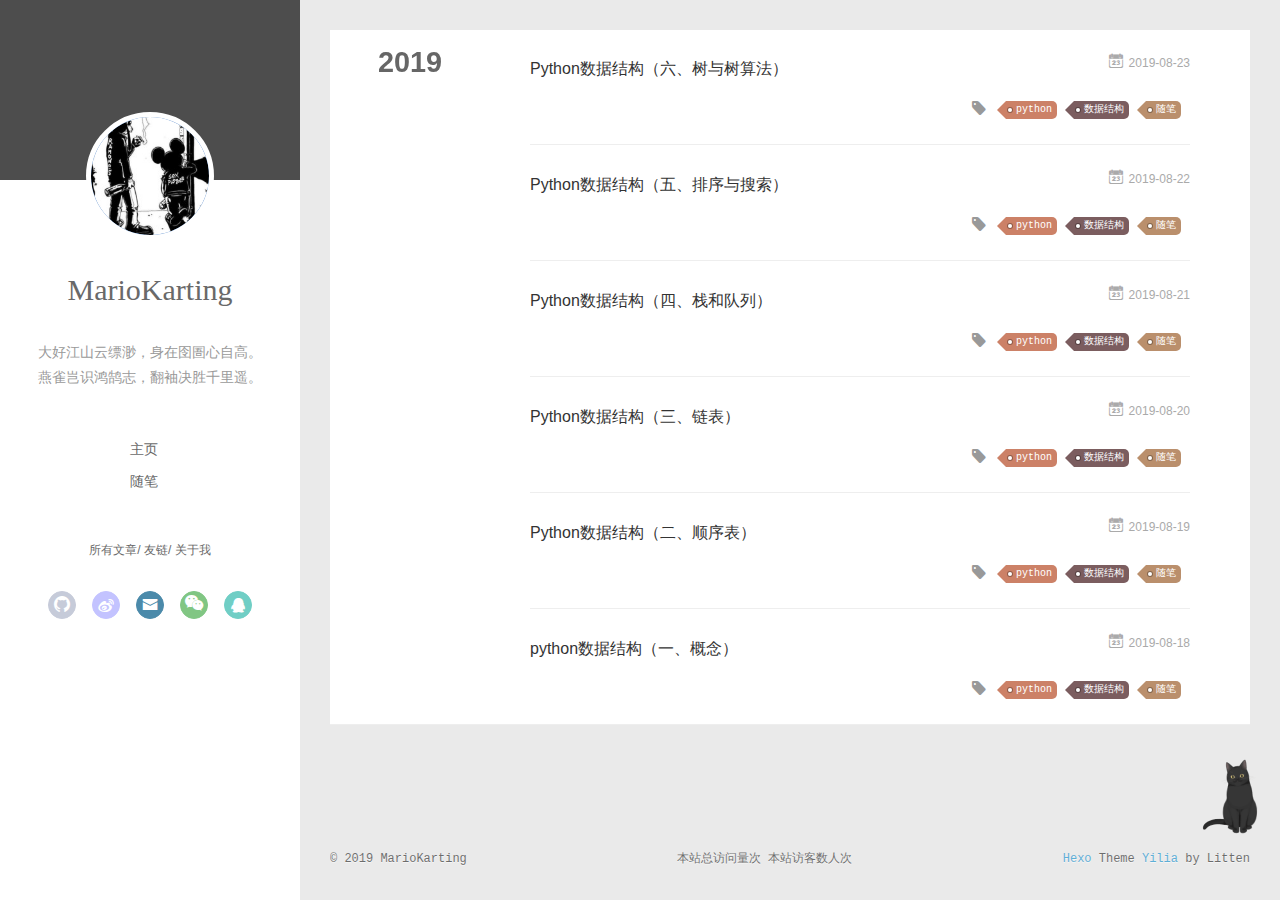
<file: tags/数据结构/index.html>
<!DOCTYPE html>
<html>
<head><meta name="generator" content="Hexo 3.9.0">
   
  <meta charset="utf-8">
  
  <meta name="renderer" content="webkit">
  <meta http-equiv="X-UA-Compatible" content="IE=edge">
  <link rel="dns-prefetch" href="http://www.mariokarting.com">
  <title>Tag: 数据结构 | MarioKarting ‘s blog</title>
  <meta name="viewport" content="width=device-width, initial-scale=1, maximum-scale=1">
  <meta name="description" content="本科，python后端开发，数据挖掘，CV,NPL">
<meta name="keywords" content="python">
<meta property="og:type" content="website">
<meta property="og:title" content="MarioKarting ‘s blog">
<meta property="og:url" content="http://www.mariokarting.com/tags/数据结构/index.html">
<meta property="og:site_name" content="MarioKarting ‘s blog">
<meta property="og:description" content="本科，python后端开发，数据挖掘，CV,NPL">
<meta property="og:locale" content="default">
<meta name="twitter:card" content="summary">
<meta name="twitter:title" content="MarioKarting ‘s blog">
<meta name="twitter:description" content="本科，python后端开发，数据挖掘，CV,NPL">
  
  
    <link rel="icon" href="/assets/img/favicon.ico">
  
  <link rel="stylesheet" type="text/css" href="/./main.0cf68a.css">
  <style type="text/css">
  
    #container.show {
      background: linear-gradient(200deg,#a0cfe4,#e8c37e);
    }
  </style>
  

  
<script>
var _hmt = _hmt || [];
(function() {
	var hm = document.createElement("script");
	hm.src = "https://hm.baidu.com/hm.js?7acb1b5ad334cf361ae55d4d244d6635";
	var s = document.getElementsByTagName("script")[0]; 
	s.parentNode.insertBefore(hm, s);
})();
</script>



  <!-- < link rel="stylesheet" href="https://oindk07nf.qnssl.com/atom-one-dark.css" media="screen" type="text/css" > -->
</head>
</html>
<body>
  <div id="container" q-class="show:isCtnShow">
    <canvas id="anm-canvas" class="anm-canvas"></canvas>
    <div class="left-col" q-class="show:isShow">
      
<div class="overlay" style="background: #4d4d4d"></div>
<div class="intrude-less">
	<header id="header" class="inner">
		<a href="/" class="profilepic">
			<img src="/assets/blog_head_image/mc.jpg" class="js-avatar">
		</a>
		<hgroup>
		  <h1 class="header-author"><a href="/">MarioKarting</a></h1>
		</hgroup>
		
		<p class="header-subtitle">大好江山云缥渺，身在囹圄心自高。燕雀岂识鸿鹄志，翻袖决胜千里遥。</p>
		

		<nav class="header-menu">
			<ul>
			
				<li><a href="/">主页</a></li>
	        
				<li><a href="/tags/随笔">随笔</a></li>
	        
			</ul>
		</nav>
		<nav class="header-smart-menu">
    		
    			
    			<a q-on="click: openSlider(e, 'innerArchive')" href="javascript:void(0)">所有文章</a>
    			
            
    			
    			<a q-on="click: openSlider(e, 'friends')" href="javascript:void(0)">友链</a>
    			
            
    			
    			<a q-on="click: openSlider(e, 'aboutme')" href="javascript:void(0)">关于我</a>
    			
            
		</nav>
		<nav class="header-nav">
			<div class="social">
				
					<a class="github" target="_blank" href="https://github.com/MarioKarting" title="github"><i class="icon-github"></i></a>
		        
					<a class="weibo" target="_blank" href="https://weibo.com/u/5062828400" title="weibo"><i class="icon-weibo"></i></a>
		        
					<a class="mail" target="_blank" href="mailto:mclishuncheng@gmail.com" title="mail"><i class="icon-mail"></i></a>
		        
					<a class="weixin" target="_blank" href="http://pvw79kev4.bkt.clouddn.com/weixin_ff.jpg" title="weixin"><i class="icon-weixin"></i></a>
		        
					<a class="qq" target="_blank" href="http://pvw79kev4.bkt.clouddn.com/qq_ff.jpg" title="qq"><i class="icon-qq"></i></a>
		        
			</div>
		</nav>
	</header>		
</div>

    </div>
    <div class="mid-col" q-class="show:isShow,hide:isShow|isFalse">
      
<nav id="mobile-nav">
  	<div class="overlay js-overlay" style="background: #4d4d4d"></div>
	<div class="btnctn js-mobile-btnctn">
  		<div class="slider-trigger list" q-on="click: openSlider(e)"><i class="icon icon-sort"></i></div>
	</div>
	<div class="intrude-less">
		<header id="header" class="inner">
			<div class="profilepic">
				<img src="/assets/blog_head_image/mc.jpg" class="js-avatar">
			</div>
			<hgroup>
			  <h1 class="header-author js-header-author">MarioKarting</h1>
			</hgroup>
			
			<p class="header-subtitle"><i class="icon icon-quo-left"></i>大好江山云缥渺，身在囹圄心自高。燕雀岂识鸿鹄志，翻袖决胜千里遥。<i class="icon icon-quo-right"></i></p>
			
			
			
				
			
				
			
			
			
			<nav class="header-nav">
				<div class="social">
					
						<a class="github" target="_blank" href="https://github.com/MarioKarting" title="github"><i class="icon-github"></i></a>
			        
						<a class="weibo" target="_blank" href="https://weibo.com/u/5062828400" title="weibo"><i class="icon-weibo"></i></a>
			        
						<a class="mail" target="_blank" href="mailto:mclishuncheng@gmail.com" title="mail"><i class="icon-mail"></i></a>
			        
						<a class="weixin" target="_blank" href="http://pvw79kev4.bkt.clouddn.com/weixin_ff.jpg" title="weixin"><i class="icon-weixin"></i></a>
			        
						<a class="qq" target="_blank" href="http://pvw79kev4.bkt.clouddn.com/qq_ff.jpg" title="qq"><i class="icon-qq"></i></a>
			        
				</div>
			</nav>

			<nav class="header-menu js-header-menu">
				<ul style="width: 50%">
				
				
					<li style="width: 50%"><a href="/">主页</a></li>
		        
					<li style="width: 50%"><a href="/tags/随笔">随笔</a></li>
		        
				</ul>
			</nav>
		</header>				
	</div>
	<div class="mobile-mask" style="display:none" q-show="isShow"></div>
</nav>

      <div id="wrapper" class="body-wrap">
        <div class="menu-l">
          <div class="canvas-wrap">
            <canvas data-colors="#eaeaea" data-sectionHeight="100" data-contentId="js-content" id="myCanvas1" class="anm-canvas"></canvas>
          </div>
          <div id="js-content" class="content-ll">
            
  
  
    
    
      
      
      <section class="archives-wrap">
        <div class="archive-year-wrap">
          <a href="/archives/2019" class="archive-year">2019</a>
        </div>
        <div class="archives">
    
    <article class="archive-article archive-type-post">
  <div class="archive-article-inner">
    <header class="archive-article-header">
      	<div class="article-meta">
	      	<a href="/2019/08/23/data_structure_06/" class="archive-article-date">
  	<time datetime="2019-08-23T21:30:00.000Z" itemprop="datePublished"><i class="icon-calendar icon"></i>2019-08-23</time>
</a>
        </div>
    	 
  
    <h1 itemprop="name">
      <a class="archive-article-title" href="/2019/08/23/data_structure_06/">Python数据结构（六、树与树算法）</a>
    </h1>
  

        <div class="article-info info-on-right">
          
	<div class="article-tag tagcloud">
		<i class="icon-price-tags icon"></i>
		<ul class="article-tag-list">
			 
        		<li class="article-tag-list-item">
        			<a href="javascript:void(0)" class="js-tag article-tag-list-link color2">python</a>
        		</li>
      		 
        		<li class="article-tag-list-item">
        			<a href="javascript:void(0)" class="js-tag article-tag-list-link color5">数据结构</a>
        		</li>
      		 
        		<li class="article-tag-list-item">
        			<a href="javascript:void(0)" class="js-tag article-tag-list-link color3">随笔</a>
        		</li>
      		
		</ul>
	</div>

          

        </div>
        <div class="clearfix"></div>
    </header>
  </div>
</article>
  
    
    
    <article class="archive-article archive-type-post">
  <div class="archive-article-inner">
    <header class="archive-article-header">
      	<div class="article-meta">
	      	<a href="/2019/08/22/data_structure_05/" class="archive-article-date">
  	<time datetime="2019-08-22T16:30:00.000Z" itemprop="datePublished"><i class="icon-calendar icon"></i>2019-08-22</time>
</a>
        </div>
    	 
  
    <h1 itemprop="name">
      <a class="archive-article-title" href="/2019/08/22/data_structure_05/">Python数据结构（五、排序与搜索）</a>
    </h1>
  

        <div class="article-info info-on-right">
          
	<div class="article-tag tagcloud">
		<i class="icon-price-tags icon"></i>
		<ul class="article-tag-list">
			 
        		<li class="article-tag-list-item">
        			<a href="javascript:void(0)" class="js-tag article-tag-list-link color2">python</a>
        		</li>
      		 
        		<li class="article-tag-list-item">
        			<a href="javascript:void(0)" class="js-tag article-tag-list-link color5">数据结构</a>
        		</li>
      		 
        		<li class="article-tag-list-item">
        			<a href="javascript:void(0)" class="js-tag article-tag-list-link color3">随笔</a>
        		</li>
      		
		</ul>
	</div>

          

        </div>
        <div class="clearfix"></div>
    </header>
  </div>
</article>
  
    
    
    <article class="archive-article archive-type-post">
  <div class="archive-article-inner">
    <header class="archive-article-header">
      	<div class="article-meta">
	      	<a href="/2019/08/21/data_structure_04/" class="archive-article-date">
  	<time datetime="2019-08-22T00:30:00.000Z" itemprop="datePublished"><i class="icon-calendar icon"></i>2019-08-21</time>
</a>
        </div>
    	 
  
    <h1 itemprop="name">
      <a class="archive-article-title" href="/2019/08/21/data_structure_04/">Python数据结构（四、栈和队列）</a>
    </h1>
  

        <div class="article-info info-on-right">
          
	<div class="article-tag tagcloud">
		<i class="icon-price-tags icon"></i>
		<ul class="article-tag-list">
			 
        		<li class="article-tag-list-item">
        			<a href="javascript:void(0)" class="js-tag article-tag-list-link color2">python</a>
        		</li>
      		 
        		<li class="article-tag-list-item">
        			<a href="javascript:void(0)" class="js-tag article-tag-list-link color5">数据结构</a>
        		</li>
      		 
        		<li class="article-tag-list-item">
        			<a href="javascript:void(0)" class="js-tag article-tag-list-link color3">随笔</a>
        		</li>
      		
		</ul>
	</div>

          

        </div>
        <div class="clearfix"></div>
    </header>
  </div>
</article>
  
    
    
    <article class="archive-article archive-type-post">
  <div class="archive-article-inner">
    <header class="archive-article-header">
      	<div class="article-meta">
	      	<a href="/2019/08/20/data_structure_03/" class="archive-article-date">
  	<time datetime="2019-08-20T21:36:00.000Z" itemprop="datePublished"><i class="icon-calendar icon"></i>2019-08-20</time>
</a>
        </div>
    	 
  
    <h1 itemprop="name">
      <a class="archive-article-title" href="/2019/08/20/data_structure_03/">Python数据结构（三、链表）</a>
    </h1>
  

        <div class="article-info info-on-right">
          
	<div class="article-tag tagcloud">
		<i class="icon-price-tags icon"></i>
		<ul class="article-tag-list">
			 
        		<li class="article-tag-list-item">
        			<a href="javascript:void(0)" class="js-tag article-tag-list-link color2">python</a>
        		</li>
      		 
        		<li class="article-tag-list-item">
        			<a href="javascript:void(0)" class="js-tag article-tag-list-link color5">数据结构</a>
        		</li>
      		 
        		<li class="article-tag-list-item">
        			<a href="javascript:void(0)" class="js-tag article-tag-list-link color3">随笔</a>
        		</li>
      		
		</ul>
	</div>

          

        </div>
        <div class="clearfix"></div>
    </header>
  </div>
</article>
  
    
    
    <article class="archive-article archive-type-post">
  <div class="archive-article-inner">
    <header class="archive-article-header">
      	<div class="article-meta">
	      	<a href="/2019/08/19/data_structure_02/" class="archive-article-date">
  	<time datetime="2019-08-20T00:36:00.000Z" itemprop="datePublished"><i class="icon-calendar icon"></i>2019-08-19</time>
</a>
        </div>
    	 
  
    <h1 itemprop="name">
      <a class="archive-article-title" href="/2019/08/19/data_structure_02/">Python数据结构（二、顺序表）</a>
    </h1>
  

        <div class="article-info info-on-right">
          
	<div class="article-tag tagcloud">
		<i class="icon-price-tags icon"></i>
		<ul class="article-tag-list">
			 
        		<li class="article-tag-list-item">
        			<a href="javascript:void(0)" class="js-tag article-tag-list-link color2">python</a>
        		</li>
      		 
        		<li class="article-tag-list-item">
        			<a href="javascript:void(0)" class="js-tag article-tag-list-link color5">数据结构</a>
        		</li>
      		 
        		<li class="article-tag-list-item">
        			<a href="javascript:void(0)" class="js-tag article-tag-list-link color3">随笔</a>
        		</li>
      		
		</ul>
	</div>

          

        </div>
        <div class="clearfix"></div>
    </header>
  </div>
</article>
  
    
    
    <article class="archive-article archive-type-post">
  <div class="archive-article-inner">
    <header class="archive-article-header">
      	<div class="article-meta">
	      	<a href="/2019/08/18/data_structure_01/" class="archive-article-date">
  	<time datetime="2019-08-18T07:15:00.000Z" itemprop="datePublished"><i class="icon-calendar icon"></i>2019-08-18</time>
</a>
        </div>
    	 
  
    <h1 itemprop="name">
      <a class="archive-article-title" href="/2019/08/18/data_structure_01/">python数据结构（一、概念）</a>
    </h1>
  

        <div class="article-info info-on-right">
          
	<div class="article-tag tagcloud">
		<i class="icon-price-tags icon"></i>
		<ul class="article-tag-list">
			 
        		<li class="article-tag-list-item">
        			<a href="javascript:void(0)" class="js-tag article-tag-list-link color2">python</a>
        		</li>
      		 
        		<li class="article-tag-list-item">
        			<a href="javascript:void(0)" class="js-tag article-tag-list-link color5">数据结构</a>
        		</li>
      		 
        		<li class="article-tag-list-item">
        			<a href="javascript:void(0)" class="js-tag article-tag-list-link color3">随笔</a>
        		</li>
      		
		</ul>
	</div>

          

        </div>
        <div class="clearfix"></div>
    </header>
  </div>
</article>
  
  
    </div></section>
  

    


          </div>
        </div>
      </div>
      <footer id="footer">
  <div class="outer">
    <div id="footer-info">
    	<div class="footer-left">
    		&copy; 2019 MarioKarting
    	</div>
		<div>
				<script type="text/javascript">var cnzz_protocol = (("https:" == document.location.protocol) ? "https://" : "http://");document.write(unescape("%3Cspan id='cnzz_stat_icon_1277917311'%3E%3C/span%3E%3Cscript src='" + cnzz_protocol + "v1.cnzz.com/z_stat.php%3Fid%3D1277917311%26online%3D1%26show%3Dline' type='text/javascript'%3E%3C/script%3E"));</script>
		</div>

      	<div class="footer-right">
      		<a href="http://hexo.io/" target="_blank">Hexo</a>  Theme <a href="https://github.com/litten/hexo-theme-yilia" target="_blank">Yilia</a> by Litten
      	</div>
    </div>
  </div>
  <div calss="count-span">
	<span id="busuanzi_container_site_pv">
		本站总访问量<span id="busuanzi_value_site_pv"></span>次
	</span>
	<span id="busuanzi_container_site_uv">
		本站访客数<span id="busuanzi_value_site_uv"></span>人次
	  </span>
  </div>
</footer>
<script async src="//busuanzi.ibruce.info/busuanzi/2.3/busuanzi.pure.mini.js"></script>
    </div>
    <script>
	var yiliaConfig = {
		mathjax: false,
		isHome: false,
		isPost: false,
		isArchive: false,
		isTag: true,
		isCategory: false,
		open_in_new: true,
		toc_hide_index: true,
		root: "/",
		innerArchive: true,
		showTags: false
	}
</script>

<script>!function(t){function n(e){if(r[e])return r[e].exports;var i=r[e]={exports:{},id:e,loaded:!1};return t[e].call(i.exports,i,i.exports,n),i.loaded=!0,i.exports}var r={};n.m=t,n.c=r,n.p="./",n(0)}([function(t,n,r){r(195),t.exports=r(191)},function(t,n,r){var e=r(3),i=r(52),o=r(27),u=r(28),c=r(53),f="prototype",a=function(t,n,r){var s,l,h,v,p=t&a.F,d=t&a.G,y=t&a.S,g=t&a.P,b=t&a.B,m=d?e:y?e[n]||(e[n]={}):(e[n]||{})[f],x=d?i:i[n]||(i[n]={}),w=x[f]||(x[f]={});d&&(r=n);for(s in r)l=!p&&m&&void 0!==m[s],h=(l?m:r)[s],v=b&&l?c(h,e):g&&"function"==typeof h?c(Function.call,h):h,m&&u(m,s,h,t&a.U),x[s]!=h&&o(x,s,v),g&&w[s]!=h&&(w[s]=h)};e.core=i,a.F=1,a.G=2,a.S=4,a.P=8,a.B=16,a.W=32,a.U=64,a.R=128,t.exports=a},function(t,n,r){var e=r(6);t.exports=function(t){if(!e(t))throw TypeError(t+" is not an object!");return t}},function(t,n){var r=t.exports="undefined"!=typeof window&&window.Math==Math?window:"undefined"!=typeof self&&self.Math==Math?self:Function("return this")();"number"==typeof __g&&(__g=r)},function(t,n){t.exports=function(t){try{return!!t()}catch(t){return!0}}},function(t,n){var r=t.exports="undefined"!=typeof window&&window.Math==Math?window:"undefined"!=typeof self&&self.Math==Math?self:Function("return this")();"number"==typeof __g&&(__g=r)},function(t,n){t.exports=function(t){return"object"==typeof t?null!==t:"function"==typeof t}},function(t,n,r){var e=r(126)("wks"),i=r(76),o=r(3).Symbol,u="function"==typeof o;(t.exports=function(t){return e[t]||(e[t]=u&&o[t]||(u?o:i)("Symbol."+t))}).store=e},function(t,n){var r={}.hasOwnProperty;t.exports=function(t,n){return r.call(t,n)}},function(t,n,r){var e=r(94),i=r(33);t.exports=function(t){return e(i(t))}},function(t,n,r){t.exports=!r(4)(function(){return 7!=Object.defineProperty({},"a",{get:function(){return 7}}).a})},function(t,n,r){var e=r(2),i=r(167),o=r(50),u=Object.defineProperty;n.f=r(10)?Object.defineProperty:function(t,n,r){if(e(t),n=o(n,!0),e(r),i)try{return u(t,n,r)}catch(t){}if("get"in r||"set"in r)throw TypeError("Accessors not supported!");return"value"in r&&(t[n]=r.value),t}},function(t,n,r){t.exports=!r(18)(function(){return 7!=Object.defineProperty({},"a",{get:function(){return 7}}).a})},function(t,n,r){var e=r(14),i=r(22);t.exports=r(12)?function(t,n,r){return e.f(t,n,i(1,r))}:function(t,n,r){return t[n]=r,t}},function(t,n,r){var e=r(20),i=r(58),o=r(42),u=Object.defineProperty;n.f=r(12)?Object.defineProperty:function(t,n,r){if(e(t),n=o(n,!0),e(r),i)try{return u(t,n,r)}catch(t){}if("get"in r||"set"in r)throw TypeError("Accessors not supported!");return"value"in r&&(t[n]=r.value),t}},function(t,n,r){var e=r(40)("wks"),i=r(23),o=r(5).Symbol,u="function"==typeof o;(t.exports=function(t){return e[t]||(e[t]=u&&o[t]||(u?o:i)("Symbol."+t))}).store=e},function(t,n,r){var e=r(67),i=Math.min;t.exports=function(t){return t>0?i(e(t),9007199254740991):0}},function(t,n,r){var e=r(46);t.exports=function(t){return Object(e(t))}},function(t,n){t.exports=function(t){try{return!!t()}catch(t){return!0}}},function(t,n,r){var e=r(63),i=r(34);t.exports=Object.keys||function(t){return e(t,i)}},function(t,n,r){var e=r(21);t.exports=function(t){if(!e(t))throw TypeError(t+" is not an object!");return t}},function(t,n){t.exports=function(t){return"object"==typeof t?null!==t:"function"==typeof t}},function(t,n){t.exports=function(t,n){return{enumerable:!(1&t),configurable:!(2&t),writable:!(4&t),value:n}}},function(t,n){var r=0,e=Math.random();t.exports=function(t){return"Symbol(".concat(void 0===t?"":t,")_",(++r+e).toString(36))}},function(t,n){var r={}.hasOwnProperty;t.exports=function(t,n){return r.call(t,n)}},function(t,n){var r=t.exports={version:"2.4.0"};"number"==typeof __e&&(__e=r)},function(t,n){t.exports=function(t){if("function"!=typeof t)throw TypeError(t+" is not a function!");return t}},function(t,n,r){var e=r(11),i=r(66);t.exports=r(10)?function(t,n,r){return e.f(t,n,i(1,r))}:function(t,n,r){return t[n]=r,t}},function(t,n,r){var e=r(3),i=r(27),o=r(24),u=r(76)("src"),c="toString",f=Function[c],a=(""+f).split(c);r(52).inspectSource=function(t){return f.call(t)},(t.exports=function(t,n,r,c){var f="function"==typeof r;f&&(o(r,"name")||i(r,"name",n)),t[n]!==r&&(f&&(o(r,u)||i(r,u,t[n]?""+t[n]:a.join(String(n)))),t===e?t[n]=r:c?t[n]?t[n]=r:i(t,n,r):(delete t[n],i(t,n,r)))})(Function.prototype,c,function(){return"function"==typeof this&&this[u]||f.call(this)})},function(t,n,r){var e=r(1),i=r(4),o=r(46),u=function(t,n,r,e){var i=String(o(t)),u="<"+n;return""!==r&&(u+=" "+r+'="'+String(e).replace(/"/g,"&quot;")+'"'),u+">"+i+"</"+n+">"};t.exports=function(t,n){var r={};r[t]=n(u),e(e.P+e.F*i(function(){var n=""[t]('"');return n!==n.toLowerCase()||n.split('"').length>3}),"String",r)}},function(t,n,r){var e=r(115),i=r(46);t.exports=function(t){return e(i(t))}},function(t,n,r){var e=r(116),i=r(66),o=r(30),u=r(50),c=r(24),f=r(167),a=Object.getOwnPropertyDescriptor;n.f=r(10)?a:function(t,n){if(t=o(t),n=u(n,!0),f)try{return a(t,n)}catch(t){}if(c(t,n))return i(!e.f.call(t,n),t[n])}},function(t,n,r){var e=r(24),i=r(17),o=r(145)("IE_PROTO"),u=Object.prototype;t.exports=Object.getPrototypeOf||function(t){return t=i(t),e(t,o)?t[o]:"function"==typeof t.constructor&&t instanceof t.constructor?t.constructor.prototype:t instanceof Object?u:null}},function(t,n){t.exports=function(t){if(void 0==t)throw TypeError("Can't call method on  "+t);return t}},function(t,n){t.exports="constructor,hasOwnProperty,isPrototypeOf,propertyIsEnumerable,toLocaleString,toString,valueOf".split(",")},function(t,n){t.exports={}},function(t,n){t.exports=!0},function(t,n){n.f={}.propertyIsEnumerable},function(t,n,r){var e=r(14).f,i=r(8),o=r(15)("toStringTag");t.exports=function(t,n,r){t&&!i(t=r?t:t.prototype,o)&&e(t,o,{configurable:!0,value:n})}},function(t,n,r){var e=r(40)("keys"),i=r(23);t.exports=function(t){return e[t]||(e[t]=i(t))}},function(t,n,r){var e=r(5),i="__core-js_shared__",o=e[i]||(e[i]={});t.exports=function(t){return o[t]||(o[t]={})}},function(t,n){var r=Math.ceil,e=Math.floor;t.exports=function(t){return isNaN(t=+t)?0:(t>0?e:r)(t)}},function(t,n,r){var e=r(21);t.exports=function(t,n){if(!e(t))return t;var r,i;if(n&&"function"==typeof(r=t.toString)&&!e(i=r.call(t)))return i;if("function"==typeof(r=t.valueOf)&&!e(i=r.call(t)))return i;if(!n&&"function"==typeof(r=t.toString)&&!e(i=r.call(t)))return i;throw TypeError("Can't convert object to primitive value")}},function(t,n,r){var e=r(5),i=r(25),o=r(36),u=r(44),c=r(14).f;t.exports=function(t){var n=i.Symbol||(i.Symbol=o?{}:e.Symbol||{});"_"==t.charAt(0)||t in n||c(n,t,{value:u.f(t)})}},function(t,n,r){n.f=r(15)},function(t,n){var r={}.toString;t.exports=function(t){return r.call(t).slice(8,-1)}},function(t,n){t.exports=function(t){if(void 0==t)throw TypeError("Can't call method on  "+t);return t}},function(t,n,r){var e=r(4);t.exports=function(t,n){return!!t&&e(function(){n?t.call(null,function(){},1):t.call(null)})}},function(t,n,r){var e=r(53),i=r(115),o=r(17),u=r(16),c=r(203);t.exports=function(t,n){var r=1==t,f=2==t,a=3==t,s=4==t,l=6==t,h=5==t||l,v=n||c;return function(n,c,p){for(var d,y,g=o(n),b=i(g),m=e(c,p,3),x=u(b.length),w=0,S=r?v(n,x):f?v(n,0):void 0;x>w;w++)if((h||w in b)&&(d=b[w],y=m(d,w,g),t))if(r)S[w]=y;else if(y)switch(t){case 3:return!0;case 5:return d;case 6:return w;case 2:S.push(d)}else if(s)return!1;return l?-1:a||s?s:S}}},function(t,n,r){var e=r(1),i=r(52),o=r(4);t.exports=function(t,n){var r=(i.Object||{})[t]||Object[t],u={};u[t]=n(r),e(e.S+e.F*o(function(){r(1)}),"Object",u)}},function(t,n,r){var e=r(6);t.exports=function(t,n){if(!e(t))return t;var r,i;if(n&&"function"==typeof(r=t.toString)&&!e(i=r.call(t)))return i;if("function"==typeof(r=t.valueOf)&&!e(i=r.call(t)))return i;if(!n&&"function"==typeof(r=t.toString)&&!e(i=r.call(t)))return i;throw TypeError("Can't convert object to primitive value")}},function(t,n,r){var e=r(5),i=r(25),o=r(91),u=r(13),c="prototype",f=function(t,n,r){var a,s,l,h=t&f.F,v=t&f.G,p=t&f.S,d=t&f.P,y=t&f.B,g=t&f.W,b=v?i:i[n]||(i[n]={}),m=b[c],x=v?e:p?e[n]:(e[n]||{})[c];v&&(r=n);for(a in r)(s=!h&&x&&void 0!==x[a])&&a in b||(l=s?x[a]:r[a],b[a]=v&&"function"!=typeof x[a]?r[a]:y&&s?o(l,e):g&&x[a]==l?function(t){var n=function(n,r,e){if(this instanceof t){switch(arguments.length){case 0:return new t;case 1:return new t(n);case 2:return new t(n,r)}return new t(n,r,e)}return t.apply(this,arguments)};return n[c]=t[c],n}(l):d&&"function"==typeof l?o(Function.call,l):l,d&&((b.virtual||(b.virtual={}))[a]=l,t&f.R&&m&&!m[a]&&u(m,a,l)))};f.F=1,f.G=2,f.S=4,f.P=8,f.B=16,f.W=32,f.U=64,f.R=128,t.exports=f},function(t,n){var r=t.exports={version:"2.4.0"};"number"==typeof __e&&(__e=r)},function(t,n,r){var e=r(26);t.exports=function(t,n,r){if(e(t),void 0===n)return t;switch(r){case 1:return function(r){return t.call(n,r)};case 2:return function(r,e){return t.call(n,r,e)};case 3:return function(r,e,i){return t.call(n,r,e,i)}}return function(){return t.apply(n,arguments)}}},function(t,n,r){var e=r(183),i=r(1),o=r(126)("metadata"),u=o.store||(o.store=new(r(186))),c=function(t,n,r){var i=u.get(t);if(!i){if(!r)return;u.set(t,i=new e)}var o=i.get(n);if(!o){if(!r)return;i.set(n,o=new e)}return o},f=function(t,n,r){var e=c(n,r,!1);return void 0!==e&&e.has(t)},a=function(t,n,r){var e=c(n,r,!1);return void 0===e?void 0:e.get(t)},s=function(t,n,r,e){c(r,e,!0).set(t,n)},l=function(t,n){var r=c(t,n,!1),e=[];return r&&r.forEach(function(t,n){e.push(n)}),e},h=function(t){return void 0===t||"symbol"==typeof t?t:String(t)},v=function(t){i(i.S,"Reflect",t)};t.exports={store:u,map:c,has:f,get:a,set:s,keys:l,key:h,exp:v}},function(t,n,r){"use strict";if(r(10)){var e=r(69),i=r(3),o=r(4),u=r(1),c=r(127),f=r(152),a=r(53),s=r(68),l=r(66),h=r(27),v=r(73),p=r(67),d=r(16),y=r(75),g=r(50),b=r(24),m=r(180),x=r(114),w=r(6),S=r(17),_=r(137),O=r(70),E=r(32),P=r(71).f,j=r(154),F=r(76),M=r(7),A=r(48),N=r(117),T=r(146),I=r(155),k=r(80),L=r(123),R=r(74),C=r(130),D=r(160),U=r(11),W=r(31),G=U.f,B=W.f,V=i.RangeError,z=i.TypeError,q=i.Uint8Array,K="ArrayBuffer",J="Shared"+K,Y="BYTES_PER_ELEMENT",H="prototype",$=Array[H],X=f.ArrayBuffer,Q=f.DataView,Z=A(0),tt=A(2),nt=A(3),rt=A(4),et=A(5),it=A(6),ot=N(!0),ut=N(!1),ct=I.values,ft=I.keys,at=I.entries,st=$.lastIndexOf,lt=$.reduce,ht=$.reduceRight,vt=$.join,pt=$.sort,dt=$.slice,yt=$.toString,gt=$.toLocaleString,bt=M("iterator"),mt=M("toStringTag"),xt=F("typed_constructor"),wt=F("def_constructor"),St=c.CONSTR,_t=c.TYPED,Ot=c.VIEW,Et="Wrong length!",Pt=A(1,function(t,n){return Tt(T(t,t[wt]),n)}),jt=o(function(){return 1===new q(new Uint16Array([1]).buffer)[0]}),Ft=!!q&&!!q[H].set&&o(function(){new q(1).set({})}),Mt=function(t,n){if(void 0===t)throw z(Et);var r=+t,e=d(t);if(n&&!m(r,e))throw V(Et);return e},At=function(t,n){var r=p(t);if(r<0||r%n)throw V("Wrong offset!");return r},Nt=function(t){if(w(t)&&_t in t)return t;throw z(t+" is not a typed array!")},Tt=function(t,n){if(!(w(t)&&xt in t))throw z("It is not a typed array constructor!");return new t(n)},It=function(t,n){return kt(T(t,t[wt]),n)},kt=function(t,n){for(var r=0,e=n.length,i=Tt(t,e);e>r;)i[r]=n[r++];return i},Lt=function(t,n,r){G(t,n,{get:function(){return this._d[r]}})},Rt=function(t){var n,r,e,i,o,u,c=S(t),f=arguments.length,s=f>1?arguments[1]:void 0,l=void 0!==s,h=j(c);if(void 0!=h&&!_(h)){for(u=h.call(c),e=[],n=0;!(o=u.next()).done;n++)e.push(o.value);c=e}for(l&&f>2&&(s=a(s,arguments[2],2)),n=0,r=d(c.length),i=Tt(this,r);r>n;n++)i[n]=l?s(c[n],n):c[n];return i},Ct=function(){for(var t=0,n=arguments.length,r=Tt(this,n);n>t;)r[t]=arguments[t++];return r},Dt=!!q&&o(function(){gt.call(new q(1))}),Ut=function(){return gt.apply(Dt?dt.call(Nt(this)):Nt(this),arguments)},Wt={copyWithin:function(t,n){return D.call(Nt(this),t,n,arguments.length>2?arguments[2]:void 0)},every:function(t){return rt(Nt(this),t,arguments.length>1?arguments[1]:void 0)},fill:function(t){return C.apply(Nt(this),arguments)},filter:function(t){return It(this,tt(Nt(this),t,arguments.length>1?arguments[1]:void 0))},find:function(t){return et(Nt(this),t,arguments.length>1?arguments[1]:void 0)},findIndex:function(t){return it(Nt(this),t,arguments.length>1?arguments[1]:void 0)},forEach:function(t){Z(Nt(this),t,arguments.length>1?arguments[1]:void 0)},indexOf:function(t){return ut(Nt(this),t,arguments.length>1?arguments[1]:void 0)},includes:function(t){return ot(Nt(this),t,arguments.length>1?arguments[1]:void 0)},join:function(t){return vt.apply(Nt(this),arguments)},lastIndexOf:function(t){return st.apply(Nt(this),arguments)},map:function(t){return Pt(Nt(this),t,arguments.length>1?arguments[1]:void 0)},reduce:function(t){return lt.apply(Nt(this),arguments)},reduceRight:function(t){return ht.apply(Nt(this),arguments)},reverse:function(){for(var t,n=this,r=Nt(n).length,e=Math.floor(r/2),i=0;i<e;)t=n[i],n[i++]=n[--r],n[r]=t;return n},some:function(t){return nt(Nt(this),t,arguments.length>1?arguments[1]:void 0)},sort:function(t){return pt.call(Nt(this),t)},subarray:function(t,n){var r=Nt(this),e=r.length,i=y(t,e);return new(T(r,r[wt]))(r.buffer,r.byteOffset+i*r.BYTES_PER_ELEMENT,d((void 0===n?e:y(n,e))-i))}},Gt=function(t,n){return It(this,dt.call(Nt(this),t,n))},Bt=function(t){Nt(this);var n=At(arguments[1],1),r=this.length,e=S(t),i=d(e.length),o=0;if(i+n>r)throw V(Et);for(;o<i;)this[n+o]=e[o++]},Vt={entries:function(){return at.call(Nt(this))},keys:function(){return ft.call(Nt(this))},values:function(){return ct.call(Nt(this))}},zt=function(t,n){return w(t)&&t[_t]&&"symbol"!=typeof n&&n in t&&String(+n)==String(n)},qt=function(t,n){return zt(t,n=g(n,!0))?l(2,t[n]):B(t,n)},Kt=function(t,n,r){return!(zt(t,n=g(n,!0))&&w(r)&&b(r,"value"))||b(r,"get")||b(r,"set")||r.configurable||b(r,"writable")&&!r.writable||b(r,"enumerable")&&!r.enumerable?G(t,n,r):(t[n]=r.value,t)};St||(W.f=qt,U.f=Kt),u(u.S+u.F*!St,"Object",{getOwnPropertyDescriptor:qt,defineProperty:Kt}),o(function(){yt.call({})})&&(yt=gt=function(){return vt.call(this)});var Jt=v({},Wt);v(Jt,Vt),h(Jt,bt,Vt.values),v(Jt,{slice:Gt,set:Bt,constructor:function(){},toString:yt,toLocaleString:Ut}),Lt(Jt,"buffer","b"),Lt(Jt,"byteOffset","o"),Lt(Jt,"byteLength","l"),Lt(Jt,"length","e"),G(Jt,mt,{get:function(){return this[_t]}}),t.exports=function(t,n,r,f){f=!!f;var a=t+(f?"Clamped":"")+"Array",l="Uint8Array"!=a,v="get"+t,p="set"+t,y=i[a],g=y||{},b=y&&E(y),m=!y||!c.ABV,S={},_=y&&y[H],j=function(t,r){var e=t._d;return e.v[v](r*n+e.o,jt)},F=function(t,r,e){var i=t._d;f&&(e=(e=Math.round(e))<0?0:e>255?255:255&e),i.v[p](r*n+i.o,e,jt)},M=function(t,n){G(t,n,{get:function(){return j(this,n)},set:function(t){return F(this,n,t)},enumerable:!0})};m?(y=r(function(t,r,e,i){s(t,y,a,"_d");var o,u,c,f,l=0,v=0;if(w(r)){if(!(r instanceof X||(f=x(r))==K||f==J))return _t in r?kt(y,r):Rt.call(y,r);o=r,v=At(e,n);var p=r.byteLength;if(void 0===i){if(p%n)throw V(Et);if((u=p-v)<0)throw V(Et)}else if((u=d(i)*n)+v>p)throw V(Et);c=u/n}else c=Mt(r,!0),u=c*n,o=new X(u);for(h(t,"_d",{b:o,o:v,l:u,e:c,v:new Q(o)});l<c;)M(t,l++)}),_=y[H]=O(Jt),h(_,"constructor",y)):L(function(t){new y(null),new y(t)},!0)||(y=r(function(t,r,e,i){s(t,y,a);var o;return w(r)?r instanceof X||(o=x(r))==K||o==J?void 0!==i?new g(r,At(e,n),i):void 0!==e?new g(r,At(e,n)):new g(r):_t in r?kt(y,r):Rt.call(y,r):new g(Mt(r,l))}),Z(b!==Function.prototype?P(g).concat(P(b)):P(g),function(t){t in y||h(y,t,g[t])}),y[H]=_,e||(_.constructor=y));var A=_[bt],N=!!A&&("values"==A.name||void 0==A.name),T=Vt.values;h(y,xt,!0),h(_,_t,a),h(_,Ot,!0),h(_,wt,y),(f?new y(1)[mt]==a:mt in _)||G(_,mt,{get:function(){return a}}),S[a]=y,u(u.G+u.W+u.F*(y!=g),S),u(u.S,a,{BYTES_PER_ELEMENT:n,from:Rt,of:Ct}),Y in _||h(_,Y,n),u(u.P,a,Wt),R(a),u(u.P+u.F*Ft,a,{set:Bt}),u(u.P+u.F*!N,a,Vt),u(u.P+u.F*(_.toString!=yt),a,{toString:yt}),u(u.P+u.F*o(function(){new y(1).slice()}),a,{slice:Gt}),u(u.P+u.F*(o(function(){return[1,2].toLocaleString()!=new y([1,2]).toLocaleString()})||!o(function(){_.toLocaleString.call([1,2])})),a,{toLocaleString:Ut}),k[a]=N?A:T,e||N||h(_,bt,T)}}else t.exports=function(){}},function(t,n){var r={}.toString;t.exports=function(t){return r.call(t).slice(8,-1)}},function(t,n,r){var e=r(21),i=r(5).document,o=e(i)&&e(i.createElement);t.exports=function(t){return o?i.createElement(t):{}}},function(t,n,r){t.exports=!r(12)&&!r(18)(function(){return 7!=Object.defineProperty(r(57)("div"),"a",{get:function(){return 7}}).a})},function(t,n,r){"use strict";var e=r(36),i=r(51),o=r(64),u=r(13),c=r(8),f=r(35),a=r(96),s=r(38),l=r(103),h=r(15)("iterator"),v=!([].keys&&"next"in[].keys()),p="keys",d="values",y=function(){return this};t.exports=function(t,n,r,g,b,m,x){a(r,n,g);var w,S,_,O=function(t){if(!v&&t in F)return F[t];switch(t){case p:case d:return function(){return new r(this,t)}}return function(){return new r(this,t)}},E=n+" Iterator",P=b==d,j=!1,F=t.prototype,M=F[h]||F["@@iterator"]||b&&F[b],A=M||O(b),N=b?P?O("entries"):A:void 0,T="Array"==n?F.entries||M:M;if(T&&(_=l(T.call(new t)))!==Object.prototype&&(s(_,E,!0),e||c(_,h)||u(_,h,y)),P&&M&&M.name!==d&&(j=!0,A=function(){return M.call(this)}),e&&!x||!v&&!j&&F[h]||u(F,h,A),f[n]=A,f[E]=y,b)if(w={values:P?A:O(d),keys:m?A:O(p),entries:N},x)for(S in w)S in F||o(F,S,w[S]);else i(i.P+i.F*(v||j),n,w);return w}},function(t,n,r){var e=r(20),i=r(100),o=r(34),u=r(39)("IE_PROTO"),c=function(){},f="prototype",a=function(){var t,n=r(57)("iframe"),e=o.length;for(n.style.display="none",r(93).appendChild(n),n.src="javascript:",t=n.contentWindow.document,t.open(),t.write("<script>document.F=Object<\/script>"),t.close(),a=t.F;e--;)delete a[f][o[e]];return a()};t.exports=Object.create||function(t,n){var r;return null!==t?(c[f]=e(t),r=new c,c[f]=null,r[u]=t):r=a(),void 0===n?r:i(r,n)}},function(t,n,r){var e=r(63),i=r(34).concat("length","prototype");n.f=Object.getOwnPropertyNames||function(t){return e(t,i)}},function(t,n){n.f=Object.getOwnPropertySymbols},function(t,n,r){var e=r(8),i=r(9),o=r(90)(!1),u=r(39)("IE_PROTO");t.exports=function(t,n){var r,c=i(t),f=0,a=[];for(r in c)r!=u&&e(c,r)&&a.push(r);for(;n.length>f;)e(c,r=n[f++])&&(~o(a,r)||a.push(r));return a}},function(t,n,r){t.exports=r(13)},function(t,n,r){var e=r(76)("meta"),i=r(6),o=r(24),u=r(11).f,c=0,f=Object.isExtensible||function(){return!0},a=!r(4)(function(){return f(Object.preventExtensions({}))}),s=function(t){u(t,e,{value:{i:"O"+ ++c,w:{}}})},l=function(t,n){if(!i(t))return"symbol"==typeof t?t:("string"==typeof t?"S":"P")+t;if(!o(t,e)){if(!f(t))return"F";if(!n)return"E";s(t)}return t[e].i},h=function(t,n){if(!o(t,e)){if(!f(t))return!0;if(!n)return!1;s(t)}return t[e].w},v=function(t){return a&&p.NEED&&f(t)&&!o(t,e)&&s(t),t},p=t.exports={KEY:e,NEED:!1,fastKey:l,getWeak:h,onFreeze:v}},function(t,n){t.exports=function(t,n){return{enumerable:!(1&t),configurable:!(2&t),writable:!(4&t),value:n}}},function(t,n){var r=Math.ceil,e=Math.floor;t.exports=function(t){return isNaN(t=+t)?0:(t>0?e:r)(t)}},function(t,n){t.exports=function(t,n,r,e){if(!(t instanceof n)||void 0!==e&&e in t)throw TypeError(r+": incorrect invocation!");return t}},function(t,n){t.exports=!1},function(t,n,r){var e=r(2),i=r(173),o=r(133),u=r(145)("IE_PROTO"),c=function(){},f="prototype",a=function(){var t,n=r(132)("iframe"),e=o.length;for(n.style.display="none",r(135).appendChild(n),n.src="javascript:",t=n.contentWindow.document,t.open(),t.write("<script>document.F=Object<\/script>"),t.close(),a=t.F;e--;)delete a[f][o[e]];return a()};t.exports=Object.create||function(t,n){var r;return null!==t?(c[f]=e(t),r=new c,c[f]=null,r[u]=t):r=a(),void 0===n?r:i(r,n)}},function(t,n,r){var e=r(175),i=r(133).concat("length","prototype");n.f=Object.getOwnPropertyNames||function(t){return e(t,i)}},function(t,n,r){var e=r(175),i=r(133);t.exports=Object.keys||function(t){return e(t,i)}},function(t,n,r){var e=r(28);t.exports=function(t,n,r){for(var i in n)e(t,i,n[i],r);return t}},function(t,n,r){"use strict";var e=r(3),i=r(11),o=r(10),u=r(7)("species");t.exports=function(t){var n=e[t];o&&n&&!n[u]&&i.f(n,u,{configurable:!0,get:function(){return this}})}},function(t,n,r){var e=r(67),i=Math.max,o=Math.min;t.exports=function(t,n){return t=e(t),t<0?i(t+n,0):o(t,n)}},function(t,n){var r=0,e=Math.random();t.exports=function(t){return"Symbol(".concat(void 0===t?"":t,")_",(++r+e).toString(36))}},function(t,n,r){var e=r(33);t.exports=function(t){return Object(e(t))}},function(t,n,r){var e=r(7)("unscopables"),i=Array.prototype;void 0==i[e]&&r(27)(i,e,{}),t.exports=function(t){i[e][t]=!0}},function(t,n,r){var e=r(53),i=r(169),o=r(137),u=r(2),c=r(16),f=r(154),a={},s={},n=t.exports=function(t,n,r,l,h){var v,p,d,y,g=h?function(){return t}:f(t),b=e(r,l,n?2:1),m=0;if("function"!=typeof g)throw TypeError(t+" is not iterable!");if(o(g)){for(v=c(t.length);v>m;m++)if((y=n?b(u(p=t[m])[0],p[1]):b(t[m]))===a||y===s)return y}else for(d=g.call(t);!(p=d.next()).done;)if((y=i(d,b,p.value,n))===a||y===s)return y};n.BREAK=a,n.RETURN=s},function(t,n){t.exports={}},function(t,n,r){var e=r(11).f,i=r(24),o=r(7)("toStringTag");t.exports=function(t,n,r){t&&!i(t=r?t:t.prototype,o)&&e(t,o,{configurable:!0,value:n})}},function(t,n,r){var e=r(1),i=r(46),o=r(4),u=r(150),c="["+u+"]",f="​",a=RegExp("^"+c+c+"*"),s=RegExp(c+c+"*$"),l=function(t,n,r){var i={},c=o(function(){return!!u[t]()||f[t]()!=f}),a=i[t]=c?n(h):u[t];r&&(i[r]=a),e(e.P+e.F*c,"String",i)},h=l.trim=function(t,n){return t=String(i(t)),1&n&&(t=t.replace(a,"")),2&n&&(t=t.replace(s,"")),t};t.exports=l},function(t,n,r){t.exports={default:r(86),__esModule:!0}},function(t,n,r){t.exports={default:r(87),__esModule:!0}},function(t,n,r){"use strict";function e(t){return t&&t.__esModule?t:{default:t}}n.__esModule=!0;var i=r(84),o=e(i),u=r(83),c=e(u),f="function"==typeof c.default&&"symbol"==typeof o.default?function(t){return typeof t}:function(t){return t&&"function"==typeof c.default&&t.constructor===c.default&&t!==c.default.prototype?"symbol":typeof t};n.default="function"==typeof c.default&&"symbol"===f(o.default)?function(t){return void 0===t?"undefined":f(t)}:function(t){return t&&"function"==typeof c.default&&t.constructor===c.default&&t!==c.default.prototype?"symbol":void 0===t?"undefined":f(t)}},function(t,n,r){r(110),r(108),r(111),r(112),t.exports=r(25).Symbol},function(t,n,r){r(109),r(113),t.exports=r(44).f("iterator")},function(t,n){t.exports=function(t){if("function"!=typeof t)throw TypeError(t+" is not a function!");return t}},function(t,n){t.exports=function(){}},function(t,n,r){var e=r(9),i=r(106),o=r(105);t.exports=function(t){return function(n,r,u){var c,f=e(n),a=i(f.length),s=o(u,a);if(t&&r!=r){for(;a>s;)if((c=f[s++])!=c)return!0}else for(;a>s;s++)if((t||s in f)&&f[s]===r)return t||s||0;return!t&&-1}}},function(t,n,r){var e=r(88);t.exports=function(t,n,r){if(e(t),void 0===n)return t;switch(r){case 1:return function(r){return t.call(n,r)};case 2:return function(r,e){return t.call(n,r,e)};case 3:return function(r,e,i){return t.call(n,r,e,i)}}return function(){return t.apply(n,arguments)}}},function(t,n,r){var e=r(19),i=r(62),o=r(37);t.exports=function(t){var n=e(t),r=i.f;if(r)for(var u,c=r(t),f=o.f,a=0;c.length>a;)f.call(t,u=c[a++])&&n.push(u);return n}},function(t,n,r){t.exports=r(5).document&&document.documentElement},function(t,n,r){var e=r(56);t.exports=Object("z").propertyIsEnumerable(0)?Object:function(t){return"String"==e(t)?t.split(""):Object(t)}},function(t,n,r){var e=r(56);t.exports=Array.isArray||function(t){return"Array"==e(t)}},function(t,n,r){"use strict";var e=r(60),i=r(22),o=r(38),u={};r(13)(u,r(15)("iterator"),function(){return this}),t.exports=function(t,n,r){t.prototype=e(u,{next:i(1,r)}),o(t,n+" Iterator")}},function(t,n){t.exports=function(t,n){return{value:n,done:!!t}}},function(t,n,r){var e=r(19),i=r(9);t.exports=function(t,n){for(var r,o=i(t),u=e(o),c=u.length,f=0;c>f;)if(o[r=u[f++]]===n)return r}},function(t,n,r){var e=r(23)("meta"),i=r(21),o=r(8),u=r(14).f,c=0,f=Object.isExtensible||function(){return!0},a=!r(18)(function(){return f(Object.preventExtensions({}))}),s=function(t){u(t,e,{value:{i:"O"+ ++c,w:{}}})},l=function(t,n){if(!i(t))return"symbol"==typeof t?t:("string"==typeof t?"S":"P")+t;if(!o(t,e)){if(!f(t))return"F";if(!n)return"E";s(t)}return t[e].i},h=function(t,n){if(!o(t,e)){if(!f(t))return!0;if(!n)return!1;s(t)}return t[e].w},v=function(t){return a&&p.NEED&&f(t)&&!o(t,e)&&s(t),t},p=t.exports={KEY:e,NEED:!1,fastKey:l,getWeak:h,onFreeze:v}},function(t,n,r){var e=r(14),i=r(20),o=r(19);t.exports=r(12)?Object.defineProperties:function(t,n){i(t);for(var r,u=o(n),c=u.length,f=0;c>f;)e.f(t,r=u[f++],n[r]);return t}},function(t,n,r){var e=r(37),i=r(22),o=r(9),u=r(42),c=r(8),f=r(58),a=Object.getOwnPropertyDescriptor;n.f=r(12)?a:function(t,n){if(t=o(t),n=u(n,!0),f)try{return a(t,n)}catch(t){}if(c(t,n))return i(!e.f.call(t,n),t[n])}},function(t,n,r){var e=r(9),i=r(61).f,o={}.toString,u="object"==typeof window&&window&&Object.getOwnPropertyNames?Object.getOwnPropertyNames(window):[],c=function(t){try{return i(t)}catch(t){return u.slice()}};t.exports.f=function(t){return u&&"[object Window]"==o.call(t)?c(t):i(e(t))}},function(t,n,r){var e=r(8),i=r(77),o=r(39)("IE_PROTO"),u=Object.prototype;t.exports=Object.getPrototypeOf||function(t){return t=i(t),e(t,o)?t[o]:"function"==typeof t.constructor&&t instanceof t.constructor?t.constructor.prototype:t instanceof Object?u:null}},function(t,n,r){var e=r(41),i=r(33);t.exports=function(t){return function(n,r){var o,u,c=String(i(n)),f=e(r),a=c.length;return f<0||f>=a?t?"":void 0:(o=c.charCodeAt(f),o<55296||o>56319||f+1===a||(u=c.charCodeAt(f+1))<56320||u>57343?t?c.charAt(f):o:t?c.slice(f,f+2):u-56320+(o-55296<<10)+65536)}}},function(t,n,r){var e=r(41),i=Math.max,o=Math.min;t.exports=function(t,n){return t=e(t),t<0?i(t+n,0):o(t,n)}},function(t,n,r){var e=r(41),i=Math.min;t.exports=function(t){return t>0?i(e(t),9007199254740991):0}},function(t,n,r){"use strict";var e=r(89),i=r(97),o=r(35),u=r(9);t.exports=r(59)(Array,"Array",function(t,n){this._t=u(t),this._i=0,this._k=n},function(){var t=this._t,n=this._k,r=this._i++;return!t||r>=t.length?(this._t=void 0,i(1)):"keys"==n?i(0,r):"values"==n?i(0,t[r]):i(0,[r,t[r]])},"values"),o.Arguments=o.Array,e("keys"),e("values"),e("entries")},function(t,n){},function(t,n,r){"use strict";var e=r(104)(!0);r(59)(String,"String",function(t){this._t=String(t),this._i=0},function(){var t,n=this._t,r=this._i;return r>=n.length?{value:void 0,done:!0}:(t=e(n,r),this._i+=t.length,{value:t,done:!1})})},function(t,n,r){"use strict";var e=r(5),i=r(8),o=r(12),u=r(51),c=r(64),f=r(99).KEY,a=r(18),s=r(40),l=r(38),h=r(23),v=r(15),p=r(44),d=r(43),y=r(98),g=r(92),b=r(95),m=r(20),x=r(9),w=r(42),S=r(22),_=r(60),O=r(102),E=r(101),P=r(14),j=r(19),F=E.f,M=P.f,A=O.f,N=e.Symbol,T=e.JSON,I=T&&T.stringify,k="prototype",L=v("_hidden"),R=v("toPrimitive"),C={}.propertyIsEnumerable,D=s("symbol-registry"),U=s("symbols"),W=s("op-symbols"),G=Object[k],B="function"==typeof N,V=e.QObject,z=!V||!V[k]||!V[k].findChild,q=o&&a(function(){return 7!=_(M({},"a",{get:function(){return M(this,"a",{value:7}).a}})).a})?function(t,n,r){var e=F(G,n);e&&delete G[n],M(t,n,r),e&&t!==G&&M(G,n,e)}:M,K=function(t){var n=U[t]=_(N[k]);return n._k=t,n},J=B&&"symbol"==typeof N.iterator?function(t){return"symbol"==typeof t}:function(t){return t instanceof N},Y=function(t,n,r){return t===G&&Y(W,n,r),m(t),n=w(n,!0),m(r),i(U,n)?(r.enumerable?(i(t,L)&&t[L][n]&&(t[L][n]=!1),r=_(r,{enumerable:S(0,!1)})):(i(t,L)||M(t,L,S(1,{})),t[L][n]=!0),q(t,n,r)):M(t,n,r)},H=function(t,n){m(t);for(var r,e=g(n=x(n)),i=0,o=e.length;o>i;)Y(t,r=e[i++],n[r]);return t},$=function(t,n){return void 0===n?_(t):H(_(t),n)},X=function(t){var n=C.call(this,t=w(t,!0));return!(this===G&&i(U,t)&&!i(W,t))&&(!(n||!i(this,t)||!i(U,t)||i(this,L)&&this[L][t])||n)},Q=function(t,n){if(t=x(t),n=w(n,!0),t!==G||!i(U,n)||i(W,n)){var r=F(t,n);return!r||!i(U,n)||i(t,L)&&t[L][n]||(r.enumerable=!0),r}},Z=function(t){for(var n,r=A(x(t)),e=[],o=0;r.length>o;)i(U,n=r[o++])||n==L||n==f||e.push(n);return e},tt=function(t){for(var n,r=t===G,e=A(r?W:x(t)),o=[],u=0;e.length>u;)!i(U,n=e[u++])||r&&!i(G,n)||o.push(U[n]);return o};B||(N=function(){if(this instanceof N)throw TypeError("Symbol is not a constructor!");var t=h(arguments.length>0?arguments[0]:void 0),n=function(r){this===G&&n.call(W,r),i(this,L)&&i(this[L],t)&&(this[L][t]=!1),q(this,t,S(1,r))};return o&&z&&q(G,t,{configurable:!0,set:n}),K(t)},c(N[k],"toString",function(){return this._k}),E.f=Q,P.f=Y,r(61).f=O.f=Z,r(37).f=X,r(62).f=tt,o&&!r(36)&&c(G,"propertyIsEnumerable",X,!0),p.f=function(t){return K(v(t))}),u(u.G+u.W+u.F*!B,{Symbol:N});for(var nt="hasInstance,isConcatSpreadable,iterator,match,replace,search,species,split,toPrimitive,toStringTag,unscopables".split(","),rt=0;nt.length>rt;)v(nt[rt++]);for(var nt=j(v.store),rt=0;nt.length>rt;)d(nt[rt++]);u(u.S+u.F*!B,"Symbol",{for:function(t){return i(D,t+="")?D[t]:D[t]=N(t)},keyFor:function(t){if(J(t))return y(D,t);throw TypeError(t+" is not a symbol!")},useSetter:function(){z=!0},useSimple:function(){z=!1}}),u(u.S+u.F*!B,"Object",{create:$,defineProperty:Y,defineProperties:H,getOwnPropertyDescriptor:Q,getOwnPropertyNames:Z,getOwnPropertySymbols:tt}),T&&u(u.S+u.F*(!B||a(function(){var t=N();return"[null]"!=I([t])||"{}"!=I({a:t})||"{}"!=I(Object(t))})),"JSON",{stringify:function(t){if(void 0!==t&&!J(t)){for(var n,r,e=[t],i=1;arguments.length>i;)e.push(arguments[i++]);return n=e[1],"function"==typeof n&&(r=n),!r&&b(n)||(n=function(t,n){if(r&&(n=r.call(this,t,n)),!J(n))return n}),e[1]=n,I.apply(T,e)}}}),N[k][R]||r(13)(N[k],R,N[k].valueOf),l(N,"Symbol"),l(Math,"Math",!0),l(e.JSON,"JSON",!0)},function(t,n,r){r(43)("asyncIterator")},function(t,n,r){r(43)("observable")},function(t,n,r){r(107);for(var e=r(5),i=r(13),o=r(35),u=r(15)("toStringTag"),c=["NodeList","DOMTokenList","MediaList","StyleSheetList","CSSRuleList"],f=0;f<5;f++){var a=c[f],s=e[a],l=s&&s.prototype;l&&!l[u]&&i(l,u,a),o[a]=o.Array}},function(t,n,r){var e=r(45),i=r(7)("toStringTag"),o="Arguments"==e(function(){return arguments}()),u=function(t,n){try{return t[n]}catch(t){}};t.exports=function(t){var n,r,c;return void 0===t?"Undefined":null===t?"Null":"string"==typeof(r=u(n=Object(t),i))?r:o?e(n):"Object"==(c=e(n))&&"function"==typeof n.callee?"Arguments":c}},function(t,n,r){var e=r(45);t.exports=Object("z").propertyIsEnumerable(0)?Object:function(t){return"String"==e(t)?t.split(""):Object(t)}},function(t,n){n.f={}.propertyIsEnumerable},function(t,n,r){var e=r(30),i=r(16),o=r(75);t.exports=function(t){return function(n,r,u){var c,f=e(n),a=i(f.length),s=o(u,a);if(t&&r!=r){for(;a>s;)if((c=f[s++])!=c)return!0}else for(;a>s;s++)if((t||s in f)&&f[s]===r)return t||s||0;return!t&&-1}}},function(t,n,r){"use strict";var e=r(3),i=r(1),o=r(28),u=r(73),c=r(65),f=r(79),a=r(68),s=r(6),l=r(4),h=r(123),v=r(81),p=r(136);t.exports=function(t,n,r,d,y,g){var b=e[t],m=b,x=y?"set":"add",w=m&&m.prototype,S={},_=function(t){var n=w[t];o(w,t,"delete"==t?function(t){return!(g&&!s(t))&&n.call(this,0===t?0:t)}:"has"==t?function(t){return!(g&&!s(t))&&n.call(this,0===t?0:t)}:"get"==t?function(t){return g&&!s(t)?void 0:n.call(this,0===t?0:t)}:"add"==t?function(t){return n.call(this,0===t?0:t),this}:function(t,r){return n.call(this,0===t?0:t,r),this})};if("function"==typeof m&&(g||w.forEach&&!l(function(){(new m).entries().next()}))){var O=new m,E=O[x](g?{}:-0,1)!=O,P=l(function(){O.has(1)}),j=h(function(t){new m(t)}),F=!g&&l(function(){for(var t=new m,n=5;n--;)t[x](n,n);return!t.has(-0)});j||(m=n(function(n,r){a(n,m,t);var e=p(new b,n,m);return void 0!=r&&f(r,y,e[x],e),e}),m.prototype=w,w.constructor=m),(P||F)&&(_("delete"),_("has"),y&&_("get")),(F||E)&&_(x),g&&w.clear&&delete w.clear}else m=d.getConstructor(n,t,y,x),u(m.prototype,r),c.NEED=!0;return v(m,t),S[t]=m,i(i.G+i.W+i.F*(m!=b),S),g||d.setStrong(m,t,y),m}},function(t,n,r){"use strict";var e=r(27),i=r(28),o=r(4),u=r(46),c=r(7);t.exports=function(t,n,r){var f=c(t),a=r(u,f,""[t]),s=a[0],l=a[1];o(function(){var n={};return n[f]=function(){return 7},7!=""[t](n)})&&(i(String.prototype,t,s),e(RegExp.prototype,f,2==n?function(t,n){return l.call(t,this,n)}:function(t){return l.call(t,this)}))}
},function(t,n,r){"use strict";var e=r(2);t.exports=function(){var t=e(this),n="";return t.global&&(n+="g"),t.ignoreCase&&(n+="i"),t.multiline&&(n+="m"),t.unicode&&(n+="u"),t.sticky&&(n+="y"),n}},function(t,n){t.exports=function(t,n,r){var e=void 0===r;switch(n.length){case 0:return e?t():t.call(r);case 1:return e?t(n[0]):t.call(r,n[0]);case 2:return e?t(n[0],n[1]):t.call(r,n[0],n[1]);case 3:return e?t(n[0],n[1],n[2]):t.call(r,n[0],n[1],n[2]);case 4:return e?t(n[0],n[1],n[2],n[3]):t.call(r,n[0],n[1],n[2],n[3])}return t.apply(r,n)}},function(t,n,r){var e=r(6),i=r(45),o=r(7)("match");t.exports=function(t){var n;return e(t)&&(void 0!==(n=t[o])?!!n:"RegExp"==i(t))}},function(t,n,r){var e=r(7)("iterator"),i=!1;try{var o=[7][e]();o.return=function(){i=!0},Array.from(o,function(){throw 2})}catch(t){}t.exports=function(t,n){if(!n&&!i)return!1;var r=!1;try{var o=[7],u=o[e]();u.next=function(){return{done:r=!0}},o[e]=function(){return u},t(o)}catch(t){}return r}},function(t,n,r){t.exports=r(69)||!r(4)(function(){var t=Math.random();__defineSetter__.call(null,t,function(){}),delete r(3)[t]})},function(t,n){n.f=Object.getOwnPropertySymbols},function(t,n,r){var e=r(3),i="__core-js_shared__",o=e[i]||(e[i]={});t.exports=function(t){return o[t]||(o[t]={})}},function(t,n,r){for(var e,i=r(3),o=r(27),u=r(76),c=u("typed_array"),f=u("view"),a=!(!i.ArrayBuffer||!i.DataView),s=a,l=0,h="Int8Array,Uint8Array,Uint8ClampedArray,Int16Array,Uint16Array,Int32Array,Uint32Array,Float32Array,Float64Array".split(",");l<9;)(e=i[h[l++]])?(o(e.prototype,c,!0),o(e.prototype,f,!0)):s=!1;t.exports={ABV:a,CONSTR:s,TYPED:c,VIEW:f}},function(t,n){"use strict";var r={versions:function(){var t=window.navigator.userAgent;return{trident:t.indexOf("Trident")>-1,presto:t.indexOf("Presto")>-1,webKit:t.indexOf("AppleWebKit")>-1,gecko:t.indexOf("Gecko")>-1&&-1==t.indexOf("KHTML"),mobile:!!t.match(/AppleWebKit.*Mobile.*/),ios:!!t.match(/\(i[^;]+;( U;)? CPU.+Mac OS X/),android:t.indexOf("Android")>-1||t.indexOf("Linux")>-1,iPhone:t.indexOf("iPhone")>-1||t.indexOf("Mac")>-1,iPad:t.indexOf("iPad")>-1,webApp:-1==t.indexOf("Safari"),weixin:-1==t.indexOf("MicroMessenger")}}()};t.exports=r},function(t,n,r){"use strict";var e=r(85),i=function(t){return t&&t.__esModule?t:{default:t}}(e),o=function(){function t(t,n,e){return n||e?String.fromCharCode(n||e):r[t]||t}function n(t){return e[t]}var r={"&quot;":'"',"&lt;":"<","&gt;":">","&amp;":"&","&nbsp;":" "},e={};for(var u in r)e[r[u]]=u;return r["&apos;"]="'",e["'"]="&#39;",{encode:function(t){return t?(""+t).replace(/['<> "&]/g,n).replace(/\r?\n/g,"<br/>").replace(/\s/g,"&nbsp;"):""},decode:function(n){return n?(""+n).replace(/<br\s*\/?>/gi,"\n").replace(/&quot;|&lt;|&gt;|&amp;|&nbsp;|&apos;|&#(\d+);|&#(\d+)/g,t).replace(/\u00a0/g," "):""},encodeBase16:function(t){if(!t)return t;t+="";for(var n=[],r=0,e=t.length;e>r;r++)n.push(t.charCodeAt(r).toString(16).toUpperCase());return n.join("")},encodeBase16forJSON:function(t){if(!t)return t;t=t.replace(/[\u4E00-\u9FBF]/gi,function(t){return escape(t).replace("%u","\\u")});for(var n=[],r=0,e=t.length;e>r;r++)n.push(t.charCodeAt(r).toString(16).toUpperCase());return n.join("")},decodeBase16:function(t){if(!t)return t;t+="";for(var n=[],r=0,e=t.length;e>r;r+=2)n.push(String.fromCharCode("0x"+t.slice(r,r+2)));return n.join("")},encodeObject:function(t){if(t instanceof Array)for(var n=0,r=t.length;r>n;n++)t[n]=o.encodeObject(t[n]);else if("object"==(void 0===t?"undefined":(0,i.default)(t)))for(var e in t)t[e]=o.encodeObject(t[e]);else if("string"==typeof t)return o.encode(t);return t},loadScript:function(t){var n=document.createElement("script");document.getElementsByTagName("body")[0].appendChild(n),n.setAttribute("src",t)},addLoadEvent:function(t){var n=window.onload;"function"!=typeof window.onload?window.onload=t:window.onload=function(){n(),t()}}}}();t.exports=o},function(t,n,r){"use strict";var e=r(17),i=r(75),o=r(16);t.exports=function(t){for(var n=e(this),r=o(n.length),u=arguments.length,c=i(u>1?arguments[1]:void 0,r),f=u>2?arguments[2]:void 0,a=void 0===f?r:i(f,r);a>c;)n[c++]=t;return n}},function(t,n,r){"use strict";var e=r(11),i=r(66);t.exports=function(t,n,r){n in t?e.f(t,n,i(0,r)):t[n]=r}},function(t,n,r){var e=r(6),i=r(3).document,o=e(i)&&e(i.createElement);t.exports=function(t){return o?i.createElement(t):{}}},function(t,n){t.exports="constructor,hasOwnProperty,isPrototypeOf,propertyIsEnumerable,toLocaleString,toString,valueOf".split(",")},function(t,n,r){var e=r(7)("match");t.exports=function(t){var n=/./;try{"/./"[t](n)}catch(r){try{return n[e]=!1,!"/./"[t](n)}catch(t){}}return!0}},function(t,n,r){t.exports=r(3).document&&document.documentElement},function(t,n,r){var e=r(6),i=r(144).set;t.exports=function(t,n,r){var o,u=n.constructor;return u!==r&&"function"==typeof u&&(o=u.prototype)!==r.prototype&&e(o)&&i&&i(t,o),t}},function(t,n,r){var e=r(80),i=r(7)("iterator"),o=Array.prototype;t.exports=function(t){return void 0!==t&&(e.Array===t||o[i]===t)}},function(t,n,r){var e=r(45);t.exports=Array.isArray||function(t){return"Array"==e(t)}},function(t,n,r){"use strict";var e=r(70),i=r(66),o=r(81),u={};r(27)(u,r(7)("iterator"),function(){return this}),t.exports=function(t,n,r){t.prototype=e(u,{next:i(1,r)}),o(t,n+" Iterator")}},function(t,n,r){"use strict";var e=r(69),i=r(1),o=r(28),u=r(27),c=r(24),f=r(80),a=r(139),s=r(81),l=r(32),h=r(7)("iterator"),v=!([].keys&&"next"in[].keys()),p="keys",d="values",y=function(){return this};t.exports=function(t,n,r,g,b,m,x){a(r,n,g);var w,S,_,O=function(t){if(!v&&t in F)return F[t];switch(t){case p:case d:return function(){return new r(this,t)}}return function(){return new r(this,t)}},E=n+" Iterator",P=b==d,j=!1,F=t.prototype,M=F[h]||F["@@iterator"]||b&&F[b],A=M||O(b),N=b?P?O("entries"):A:void 0,T="Array"==n?F.entries||M:M;if(T&&(_=l(T.call(new t)))!==Object.prototype&&(s(_,E,!0),e||c(_,h)||u(_,h,y)),P&&M&&M.name!==d&&(j=!0,A=function(){return M.call(this)}),e&&!x||!v&&!j&&F[h]||u(F,h,A),f[n]=A,f[E]=y,b)if(w={values:P?A:O(d),keys:m?A:O(p),entries:N},x)for(S in w)S in F||o(F,S,w[S]);else i(i.P+i.F*(v||j),n,w);return w}},function(t,n){var r=Math.expm1;t.exports=!r||r(10)>22025.465794806718||r(10)<22025.465794806718||-2e-17!=r(-2e-17)?function(t){return 0==(t=+t)?t:t>-1e-6&&t<1e-6?t+t*t/2:Math.exp(t)-1}:r},function(t,n){t.exports=Math.sign||function(t){return 0==(t=+t)||t!=t?t:t<0?-1:1}},function(t,n,r){var e=r(3),i=r(151).set,o=e.MutationObserver||e.WebKitMutationObserver,u=e.process,c=e.Promise,f="process"==r(45)(u);t.exports=function(){var t,n,r,a=function(){var e,i;for(f&&(e=u.domain)&&e.exit();t;){i=t.fn,t=t.next;try{i()}catch(e){throw t?r():n=void 0,e}}n=void 0,e&&e.enter()};if(f)r=function(){u.nextTick(a)};else if(o){var s=!0,l=document.createTextNode("");new o(a).observe(l,{characterData:!0}),r=function(){l.data=s=!s}}else if(c&&c.resolve){var h=c.resolve();r=function(){h.then(a)}}else r=function(){i.call(e,a)};return function(e){var i={fn:e,next:void 0};n&&(n.next=i),t||(t=i,r()),n=i}}},function(t,n,r){var e=r(6),i=r(2),o=function(t,n){if(i(t),!e(n)&&null!==n)throw TypeError(n+": can't set as prototype!")};t.exports={set:Object.setPrototypeOf||("__proto__"in{}?function(t,n,e){try{e=r(53)(Function.call,r(31).f(Object.prototype,"__proto__").set,2),e(t,[]),n=!(t instanceof Array)}catch(t){n=!0}return function(t,r){return o(t,r),n?t.__proto__=r:e(t,r),t}}({},!1):void 0),check:o}},function(t,n,r){var e=r(126)("keys"),i=r(76);t.exports=function(t){return e[t]||(e[t]=i(t))}},function(t,n,r){var e=r(2),i=r(26),o=r(7)("species");t.exports=function(t,n){var r,u=e(t).constructor;return void 0===u||void 0==(r=e(u)[o])?n:i(r)}},function(t,n,r){var e=r(67),i=r(46);t.exports=function(t){return function(n,r){var o,u,c=String(i(n)),f=e(r),a=c.length;return f<0||f>=a?t?"":void 0:(o=c.charCodeAt(f),o<55296||o>56319||f+1===a||(u=c.charCodeAt(f+1))<56320||u>57343?t?c.charAt(f):o:t?c.slice(f,f+2):u-56320+(o-55296<<10)+65536)}}},function(t,n,r){var e=r(122),i=r(46);t.exports=function(t,n,r){if(e(n))throw TypeError("String#"+r+" doesn't accept regex!");return String(i(t))}},function(t,n,r){"use strict";var e=r(67),i=r(46);t.exports=function(t){var n=String(i(this)),r="",o=e(t);if(o<0||o==1/0)throw RangeError("Count can't be negative");for(;o>0;(o>>>=1)&&(n+=n))1&o&&(r+=n);return r}},function(t,n){t.exports="\t\n\v\f\r   ᠎             　\u2028\u2029\ufeff"},function(t,n,r){var e,i,o,u=r(53),c=r(121),f=r(135),a=r(132),s=r(3),l=s.process,h=s.setImmediate,v=s.clearImmediate,p=s.MessageChannel,d=0,y={},g="onreadystatechange",b=function(){var t=+this;if(y.hasOwnProperty(t)){var n=y[t];delete y[t],n()}},m=function(t){b.call(t.data)};h&&v||(h=function(t){for(var n=[],r=1;arguments.length>r;)n.push(arguments[r++]);return y[++d]=function(){c("function"==typeof t?t:Function(t),n)},e(d),d},v=function(t){delete y[t]},"process"==r(45)(l)?e=function(t){l.nextTick(u(b,t,1))}:p?(i=new p,o=i.port2,i.port1.onmessage=m,e=u(o.postMessage,o,1)):s.addEventListener&&"function"==typeof postMessage&&!s.importScripts?(e=function(t){s.postMessage(t+"","*")},s.addEventListener("message",m,!1)):e=g in a("script")?function(t){f.appendChild(a("script"))[g]=function(){f.removeChild(this),b.call(t)}}:function(t){setTimeout(u(b,t,1),0)}),t.exports={set:h,clear:v}},function(t,n,r){"use strict";var e=r(3),i=r(10),o=r(69),u=r(127),c=r(27),f=r(73),a=r(4),s=r(68),l=r(67),h=r(16),v=r(71).f,p=r(11).f,d=r(130),y=r(81),g="ArrayBuffer",b="DataView",m="prototype",x="Wrong length!",w="Wrong index!",S=e[g],_=e[b],O=e.Math,E=e.RangeError,P=e.Infinity,j=S,F=O.abs,M=O.pow,A=O.floor,N=O.log,T=O.LN2,I="buffer",k="byteLength",L="byteOffset",R=i?"_b":I,C=i?"_l":k,D=i?"_o":L,U=function(t,n,r){var e,i,o,u=Array(r),c=8*r-n-1,f=(1<<c)-1,a=f>>1,s=23===n?M(2,-24)-M(2,-77):0,l=0,h=t<0||0===t&&1/t<0?1:0;for(t=F(t),t!=t||t===P?(i=t!=t?1:0,e=f):(e=A(N(t)/T),t*(o=M(2,-e))<1&&(e--,o*=2),t+=e+a>=1?s/o:s*M(2,1-a),t*o>=2&&(e++,o/=2),e+a>=f?(i=0,e=f):e+a>=1?(i=(t*o-1)*M(2,n),e+=a):(i=t*M(2,a-1)*M(2,n),e=0));n>=8;u[l++]=255&i,i/=256,n-=8);for(e=e<<n|i,c+=n;c>0;u[l++]=255&e,e/=256,c-=8);return u[--l]|=128*h,u},W=function(t,n,r){var e,i=8*r-n-1,o=(1<<i)-1,u=o>>1,c=i-7,f=r-1,a=t[f--],s=127&a;for(a>>=7;c>0;s=256*s+t[f],f--,c-=8);for(e=s&(1<<-c)-1,s>>=-c,c+=n;c>0;e=256*e+t[f],f--,c-=8);if(0===s)s=1-u;else{if(s===o)return e?NaN:a?-P:P;e+=M(2,n),s-=u}return(a?-1:1)*e*M(2,s-n)},G=function(t){return t[3]<<24|t[2]<<16|t[1]<<8|t[0]},B=function(t){return[255&t]},V=function(t){return[255&t,t>>8&255]},z=function(t){return[255&t,t>>8&255,t>>16&255,t>>24&255]},q=function(t){return U(t,52,8)},K=function(t){return U(t,23,4)},J=function(t,n,r){p(t[m],n,{get:function(){return this[r]}})},Y=function(t,n,r,e){var i=+r,o=l(i);if(i!=o||o<0||o+n>t[C])throw E(w);var u=t[R]._b,c=o+t[D],f=u.slice(c,c+n);return e?f:f.reverse()},H=function(t,n,r,e,i,o){var u=+r,c=l(u);if(u!=c||c<0||c+n>t[C])throw E(w);for(var f=t[R]._b,a=c+t[D],s=e(+i),h=0;h<n;h++)f[a+h]=s[o?h:n-h-1]},$=function(t,n){s(t,S,g);var r=+n,e=h(r);if(r!=e)throw E(x);return e};if(u.ABV){if(!a(function(){new S})||!a(function(){new S(.5)})){S=function(t){return new j($(this,t))};for(var X,Q=S[m]=j[m],Z=v(j),tt=0;Z.length>tt;)(X=Z[tt++])in S||c(S,X,j[X]);o||(Q.constructor=S)}var nt=new _(new S(2)),rt=_[m].setInt8;nt.setInt8(0,2147483648),nt.setInt8(1,2147483649),!nt.getInt8(0)&&nt.getInt8(1)||f(_[m],{setInt8:function(t,n){rt.call(this,t,n<<24>>24)},setUint8:function(t,n){rt.call(this,t,n<<24>>24)}},!0)}else S=function(t){var n=$(this,t);this._b=d.call(Array(n),0),this[C]=n},_=function(t,n,r){s(this,_,b),s(t,S,b);var e=t[C],i=l(n);if(i<0||i>e)throw E("Wrong offset!");if(r=void 0===r?e-i:h(r),i+r>e)throw E(x);this[R]=t,this[D]=i,this[C]=r},i&&(J(S,k,"_l"),J(_,I,"_b"),J(_,k,"_l"),J(_,L,"_o")),f(_[m],{getInt8:function(t){return Y(this,1,t)[0]<<24>>24},getUint8:function(t){return Y(this,1,t)[0]},getInt16:function(t){var n=Y(this,2,t,arguments[1]);return(n[1]<<8|n[0])<<16>>16},getUint16:function(t){var n=Y(this,2,t,arguments[1]);return n[1]<<8|n[0]},getInt32:function(t){return G(Y(this,4,t,arguments[1]))},getUint32:function(t){return G(Y(this,4,t,arguments[1]))>>>0},getFloat32:function(t){return W(Y(this,4,t,arguments[1]),23,4)},getFloat64:function(t){return W(Y(this,8,t,arguments[1]),52,8)},setInt8:function(t,n){H(this,1,t,B,n)},setUint8:function(t,n){H(this,1,t,B,n)},setInt16:function(t,n){H(this,2,t,V,n,arguments[2])},setUint16:function(t,n){H(this,2,t,V,n,arguments[2])},setInt32:function(t,n){H(this,4,t,z,n,arguments[2])},setUint32:function(t,n){H(this,4,t,z,n,arguments[2])},setFloat32:function(t,n){H(this,4,t,K,n,arguments[2])},setFloat64:function(t,n){H(this,8,t,q,n,arguments[2])}});y(S,g),y(_,b),c(_[m],u.VIEW,!0),n[g]=S,n[b]=_},function(t,n,r){var e=r(3),i=r(52),o=r(69),u=r(182),c=r(11).f;t.exports=function(t){var n=i.Symbol||(i.Symbol=o?{}:e.Symbol||{});"_"==t.charAt(0)||t in n||c(n,t,{value:u.f(t)})}},function(t,n,r){var e=r(114),i=r(7)("iterator"),o=r(80);t.exports=r(52).getIteratorMethod=function(t){if(void 0!=t)return t[i]||t["@@iterator"]||o[e(t)]}},function(t,n,r){"use strict";var e=r(78),i=r(170),o=r(80),u=r(30);t.exports=r(140)(Array,"Array",function(t,n){this._t=u(t),this._i=0,this._k=n},function(){var t=this._t,n=this._k,r=this._i++;return!t||r>=t.length?(this._t=void 0,i(1)):"keys"==n?i(0,r):"values"==n?i(0,t[r]):i(0,[r,t[r]])},"values"),o.Arguments=o.Array,e("keys"),e("values"),e("entries")},function(t,n){function r(t,n){t.classList?t.classList.add(n):t.className+=" "+n}t.exports=r},function(t,n){function r(t,n){if(t.classList)t.classList.remove(n);else{var r=new RegExp("(^|\\b)"+n.split(" ").join("|")+"(\\b|$)","gi");t.className=t.className.replace(r," ")}}t.exports=r},function(t,n){function r(){throw new Error("setTimeout has not been defined")}function e(){throw new Error("clearTimeout has not been defined")}function i(t){if(s===setTimeout)return setTimeout(t,0);if((s===r||!s)&&setTimeout)return s=setTimeout,setTimeout(t,0);try{return s(t,0)}catch(n){try{return s.call(null,t,0)}catch(n){return s.call(this,t,0)}}}function o(t){if(l===clearTimeout)return clearTimeout(t);if((l===e||!l)&&clearTimeout)return l=clearTimeout,clearTimeout(t);try{return l(t)}catch(n){try{return l.call(null,t)}catch(n){return l.call(this,t)}}}function u(){d&&v&&(d=!1,v.length?p=v.concat(p):y=-1,p.length&&c())}function c(){if(!d){var t=i(u);d=!0;for(var n=p.length;n;){for(v=p,p=[];++y<n;)v&&v[y].run();y=-1,n=p.length}v=null,d=!1,o(t)}}function f(t,n){this.fun=t,this.array=n}function a(){}var s,l,h=t.exports={};!function(){try{s="function"==typeof setTimeout?setTimeout:r}catch(t){s=r}try{l="function"==typeof clearTimeout?clearTimeout:e}catch(t){l=e}}();var v,p=[],d=!1,y=-1;h.nextTick=function(t){var n=new Array(arguments.length-1);if(arguments.length>1)for(var r=1;r<arguments.length;r++)n[r-1]=arguments[r];p.push(new f(t,n)),1!==p.length||d||i(c)},f.prototype.run=function(){this.fun.apply(null,this.array)},h.title="browser",h.browser=!0,h.env={},h.argv=[],h.version="",h.versions={},h.on=a,h.addListener=a,h.once=a,h.off=a,h.removeListener=a,h.removeAllListeners=a,h.emit=a,h.prependListener=a,h.prependOnceListener=a,h.listeners=function(t){return[]},h.binding=function(t){throw new Error("process.binding is not supported")},h.cwd=function(){return"/"},h.chdir=function(t){throw new Error("process.chdir is not supported")},h.umask=function(){return 0}},function(t,n,r){var e=r(45);t.exports=function(t,n){if("number"!=typeof t&&"Number"!=e(t))throw TypeError(n);return+t}},function(t,n,r){"use strict";var e=r(17),i=r(75),o=r(16);t.exports=[].copyWithin||function(t,n){var r=e(this),u=o(r.length),c=i(t,u),f=i(n,u),a=arguments.length>2?arguments[2]:void 0,s=Math.min((void 0===a?u:i(a,u))-f,u-c),l=1;for(f<c&&c<f+s&&(l=-1,f+=s-1,c+=s-1);s-- >0;)f in r?r[c]=r[f]:delete r[c],c+=l,f+=l;return r}},function(t,n,r){var e=r(79);t.exports=function(t,n){var r=[];return e(t,!1,r.push,r,n),r}},function(t,n,r){var e=r(26),i=r(17),o=r(115),u=r(16);t.exports=function(t,n,r,c,f){e(n);var a=i(t),s=o(a),l=u(a.length),h=f?l-1:0,v=f?-1:1;if(r<2)for(;;){if(h in s){c=s[h],h+=v;break}if(h+=v,f?h<0:l<=h)throw TypeError("Reduce of empty array with no initial value")}for(;f?h>=0:l>h;h+=v)h in s&&(c=n(c,s[h],h,a));return c}},function(t,n,r){"use strict";var e=r(26),i=r(6),o=r(121),u=[].slice,c={},f=function(t,n,r){if(!(n in c)){for(var e=[],i=0;i<n;i++)e[i]="a["+i+"]";c[n]=Function("F,a","return new F("+e.join(",")+")")}return c[n](t,r)};t.exports=Function.bind||function(t){var n=e(this),r=u.call(arguments,1),c=function(){var e=r.concat(u.call(arguments));return this instanceof c?f(n,e.length,e):o(n,e,t)};return i(n.prototype)&&(c.prototype=n.prototype),c}},function(t,n,r){"use strict";var e=r(11).f,i=r(70),o=r(73),u=r(53),c=r(68),f=r(46),a=r(79),s=r(140),l=r(170),h=r(74),v=r(10),p=r(65).fastKey,d=v?"_s":"size",y=function(t,n){var r,e=p(n);if("F"!==e)return t._i[e];for(r=t._f;r;r=r.n)if(r.k==n)return r};t.exports={getConstructor:function(t,n,r,s){var l=t(function(t,e){c(t,l,n,"_i"),t._i=i(null),t._f=void 0,t._l=void 0,t[d]=0,void 0!=e&&a(e,r,t[s],t)});return o(l.prototype,{clear:function(){for(var t=this,n=t._i,r=t._f;r;r=r.n)r.r=!0,r.p&&(r.p=r.p.n=void 0),delete n[r.i];t._f=t._l=void 0,t[d]=0},delete:function(t){var n=this,r=y(n,t);if(r){var e=r.n,i=r.p;delete n._i[r.i],r.r=!0,i&&(i.n=e),e&&(e.p=i),n._f==r&&(n._f=e),n._l==r&&(n._l=i),n[d]--}return!!r},forEach:function(t){c(this,l,"forEach");for(var n,r=u(t,arguments.length>1?arguments[1]:void 0,3);n=n?n.n:this._f;)for(r(n.v,n.k,this);n&&n.r;)n=n.p},has:function(t){return!!y(this,t)}}),v&&e(l.prototype,"size",{get:function(){return f(this[d])}}),l},def:function(t,n,r){var e,i,o=y(t,n);return o?o.v=r:(t._l=o={i:i=p(n,!0),k:n,v:r,p:e=t._l,n:void 0,r:!1},t._f||(t._f=o),e&&(e.n=o),t[d]++,"F"!==i&&(t._i[i]=o)),t},getEntry:y,setStrong:function(t,n,r){s(t,n,function(t,n){this._t=t,this._k=n,this._l=void 0},function(){for(var t=this,n=t._k,r=t._l;r&&r.r;)r=r.p;return t._t&&(t._l=r=r?r.n:t._t._f)?"keys"==n?l(0,r.k):"values"==n?l(0,r.v):l(0,[r.k,r.v]):(t._t=void 0,l(1))},r?"entries":"values",!r,!0),h(n)}}},function(t,n,r){var e=r(114),i=r(161);t.exports=function(t){return function(){if(e(this)!=t)throw TypeError(t+"#toJSON isn't generic");return i(this)}}},function(t,n,r){"use strict";var e=r(73),i=r(65).getWeak,o=r(2),u=r(6),c=r(68),f=r(79),a=r(48),s=r(24),l=a(5),h=a(6),v=0,p=function(t){return t._l||(t._l=new d)},d=function(){this.a=[]},y=function(t,n){return l(t.a,function(t){return t[0]===n})};d.prototype={get:function(t){var n=y(this,t);if(n)return n[1]},has:function(t){return!!y(this,t)},set:function(t,n){var r=y(this,t);r?r[1]=n:this.a.push([t,n])},delete:function(t){var n=h(this.a,function(n){return n[0]===t});return~n&&this.a.splice(n,1),!!~n}},t.exports={getConstructor:function(t,n,r,o){var a=t(function(t,e){c(t,a,n,"_i"),t._i=v++,t._l=void 0,void 0!=e&&f(e,r,t[o],t)});return e(a.prototype,{delete:function(t){if(!u(t))return!1;var n=i(t);return!0===n?p(this).delete(t):n&&s(n,this._i)&&delete n[this._i]},has:function(t){if(!u(t))return!1;var n=i(t);return!0===n?p(this).has(t):n&&s(n,this._i)}}),a},def:function(t,n,r){var e=i(o(n),!0);return!0===e?p(t).set(n,r):e[t._i]=r,t},ufstore:p}},function(t,n,r){t.exports=!r(10)&&!r(4)(function(){return 7!=Object.defineProperty(r(132)("div"),"a",{get:function(){return 7}}).a})},function(t,n,r){var e=r(6),i=Math.floor;t.exports=function(t){return!e(t)&&isFinite(t)&&i(t)===t}},function(t,n,r){var e=r(2);t.exports=function(t,n,r,i){try{return i?n(e(r)[0],r[1]):n(r)}catch(n){var o=t.return;throw void 0!==o&&e(o.call(t)),n}}},function(t,n){t.exports=function(t,n){return{value:n,done:!!t}}},function(t,n){t.exports=Math.log1p||function(t){return(t=+t)>-1e-8&&t<1e-8?t-t*t/2:Math.log(1+t)}},function(t,n,r){"use strict";var e=r(72),i=r(125),o=r(116),u=r(17),c=r(115),f=Object.assign;t.exports=!f||r(4)(function(){var t={},n={},r=Symbol(),e="abcdefghijklmnopqrst";return t[r]=7,e.split("").forEach(function(t){n[t]=t}),7!=f({},t)[r]||Object.keys(f({},n)).join("")!=e})?function(t,n){for(var r=u(t),f=arguments.length,a=1,s=i.f,l=o.f;f>a;)for(var h,v=c(arguments[a++]),p=s?e(v).concat(s(v)):e(v),d=p.length,y=0;d>y;)l.call(v,h=p[y++])&&(r[h]=v[h]);return r}:f},function(t,n,r){var e=r(11),i=r(2),o=r(72);t.exports=r(10)?Object.defineProperties:function(t,n){i(t);for(var r,u=o(n),c=u.length,f=0;c>f;)e.f(t,r=u[f++],n[r]);return t}},function(t,n,r){var e=r(30),i=r(71).f,o={}.toString,u="object"==typeof window&&window&&Object.getOwnPropertyNames?Object.getOwnPropertyNames(window):[],c=function(t){try{return i(t)}catch(t){return u.slice()}};t.exports.f=function(t){return u&&"[object Window]"==o.call(t)?c(t):i(e(t))}},function(t,n,r){var e=r(24),i=r(30),o=r(117)(!1),u=r(145)("IE_PROTO");t.exports=function(t,n){var r,c=i(t),f=0,a=[];for(r in c)r!=u&&e(c,r)&&a.push(r);for(;n.length>f;)e(c,r=n[f++])&&(~o(a,r)||a.push(r));return a}},function(t,n,r){var e=r(72),i=r(30),o=r(116).f;t.exports=function(t){return function(n){for(var r,u=i(n),c=e(u),f=c.length,a=0,s=[];f>a;)o.call(u,r=c[a++])&&s.push(t?[r,u[r]]:u[r]);return s}}},function(t,n,r){var e=r(71),i=r(125),o=r(2),u=r(3).Reflect;t.exports=u&&u.ownKeys||function(t){var n=e.f(o(t)),r=i.f;return r?n.concat(r(t)):n}},function(t,n,r){var e=r(3).parseFloat,i=r(82).trim;t.exports=1/e(r(150)+"-0")!=-1/0?function(t){var n=i(String(t),3),r=e(n);return 0===r&&"-"==n.charAt(0)?-0:r}:e},function(t,n,r){var e=r(3).parseInt,i=r(82).trim,o=r(150),u=/^[\-+]?0[xX]/;t.exports=8!==e(o+"08")||22!==e(o+"0x16")?function(t,n){var r=i(String(t),3);return e(r,n>>>0||(u.test(r)?16:10))}:e},function(t,n){t.exports=Object.is||function(t,n){return t===n?0!==t||1/t==1/n:t!=t&&n!=n}},function(t,n,r){var e=r(16),i=r(149),o=r(46);t.exports=function(t,n,r,u){var c=String(o(t)),f=c.length,a=void 0===r?" ":String(r),s=e(n);if(s<=f||""==a)return c;var l=s-f,h=i.call(a,Math.ceil(l/a.length));return h.length>l&&(h=h.slice(0,l)),u?h+c:c+h}},function(t,n,r){n.f=r(7)},function(t,n,r){"use strict";var e=r(164);t.exports=r(118)("Map",function(t){return function(){return t(this,arguments.length>0?arguments[0]:void 0)}},{get:function(t){var n=e.getEntry(this,t);return n&&n.v},set:function(t,n){return e.def(this,0===t?0:t,n)}},e,!0)},function(t,n,r){r(10)&&"g"!=/./g.flags&&r(11).f(RegExp.prototype,"flags",{configurable:!0,get:r(120)})},function(t,n,r){"use strict";var e=r(164);t.exports=r(118)("Set",function(t){return function(){return t(this,arguments.length>0?arguments[0]:void 0)}},{add:function(t){return e.def(this,t=0===t?0:t,t)}},e)},function(t,n,r){"use strict";var e,i=r(48)(0),o=r(28),u=r(65),c=r(172),f=r(166),a=r(6),s=u.getWeak,l=Object.isExtensible,h=f.ufstore,v={},p=function(t){return function(){return t(this,arguments.length>0?arguments[0]:void 0)}},d={get:function(t){if(a(t)){var n=s(t);return!0===n?h(this).get(t):n?n[this._i]:void 0}},set:function(t,n){return f.def(this,t,n)}},y=t.exports=r(118)("WeakMap",p,d,f,!0,!0);7!=(new y).set((Object.freeze||Object)(v),7).get(v)&&(e=f.getConstructor(p),c(e.prototype,d),u.NEED=!0,i(["delete","has","get","set"],function(t){var n=y.prototype,r=n[t];o(n,t,function(n,i){if(a(n)&&!l(n)){this._f||(this._f=new e);var o=this._f[t](n,i);return"set"==t?this:o}return r.call(this,n,i)})}))},,,,function(t,n){"use strict";function r(){var t=document.querySelector("#page-nav");if(t&&!document.querySelector("#page-nav .extend.prev")&&(t.innerHTML='<a class="extend prev disabled" rel="prev">&laquo; Prev</a>'+t.innerHTML),t&&!document.querySelector("#page-nav .extend.next")&&(t.innerHTML=t.innerHTML+'<a class="extend next disabled" rel="next">Next &raquo;</a>'),yiliaConfig&&yiliaConfig.open_in_new){document.querySelectorAll(".article-entry a:not(.article-more-a)").forEach(function(t){var n=t.getAttribute("target");n&&""!==n||t.setAttribute("target","_blank")})}if(yiliaConfig&&yiliaConfig.toc_hide_index){document.querySelectorAll(".toc-number").forEach(function(t){t.style.display="none"})}var n=document.querySelector("#js-aboutme");n&&0!==n.length&&(n.innerHTML=n.innerText)}t.exports={init:r}},function(t,n,r){"use strict";function e(t){return t&&t.__esModule?t:{default:t}}function i(t,n){var r=/\/|index.html/g;return t.replace(r,"")===n.replace(r,"")}function o(){for(var t=document.querySelectorAll(".js-header-menu li a"),n=window.location.pathname,r=0,e=t.length;r<e;r++){var o=t[r];i(n,o.getAttribute("href"))&&(0,h.default)(o,"active")}}function u(t){for(var n=t.offsetLeft,r=t.offsetParent;null!==r;)n+=r.offsetLeft,r=r.offsetParent;return n}function c(t){for(var n=t.offsetTop,r=t.offsetParent;null!==r;)n+=r.offsetTop,r=r.offsetParent;return n}function f(t,n,r,e,i){var o=u(t),f=c(t)-n;if(f-r<=i){var a=t.$newDom;a||(a=t.cloneNode(!0),(0,d.default)(t,a),t.$newDom=a,a.style.position="fixed",a.style.top=(r||f)+"px",a.style.left=o+"px",a.style.zIndex=e||2,a.style.width="100%",a.style.color="#fff"),a.style.visibility="visible",t.style.visibility="hidden"}else{t.style.visibility="visible";var s=t.$newDom;s&&(s.style.visibility="hidden")}}function a(){var t=document.querySelector(".js-overlay"),n=document.querySelector(".js-header-menu");f(t,document.body.scrollTop,-63,2,0),f(n,document.body.scrollTop,1,3,0)}function s(){document.querySelector("#container").addEventListener("scroll",function(t){a()}),window.addEventListener("scroll",function(t){a()}),a()}var l=r(156),h=e(l),v=r(157),p=(e(v),r(382)),d=e(p),y=r(128),g=e(y),b=r(190),m=e(b),x=r(129);(function(){g.default.versions.mobile&&window.screen.width<800&&(o(),s())})(),(0,x.addLoadEvent)(function(){m.default.init()}),t.exports={}},,,,function(t,n,r){(function(t){"use strict";function n(t,n,r){t[n]||Object[e](t,n,{writable:!0,configurable:!0,value:r})}if(r(381),r(391),r(198),t._babelPolyfill)throw new Error("only one instance of babel-polyfill is allowed");t._babelPolyfill=!0;var e="defineProperty";n(String.prototype,"padLeft","".padStart),n(String.prototype,"padRight","".padEnd),"pop,reverse,shift,keys,values,entries,indexOf,every,some,forEach,map,filter,find,findIndex,includes,join,slice,concat,push,splice,unshift,sort,lastIndexOf,reduce,reduceRight,copyWithin,fill".split(",").forEach(function(t){[][t]&&n(Array,t,Function.call.bind([][t]))})}).call(n,function(){return this}())},,,function(t,n,r){r(210),t.exports=r(52).RegExp.escape},,,,function(t,n,r){var e=r(6),i=r(138),o=r(7)("species");t.exports=function(t){var n;return i(t)&&(n=t.constructor,"function"!=typeof n||n!==Array&&!i(n.prototype)||(n=void 0),e(n)&&null===(n=n[o])&&(n=void 0)),void 0===n?Array:n}},function(t,n,r){var e=r(202);t.exports=function(t,n){return new(e(t))(n)}},function(t,n,r){"use strict";var e=r(2),i=r(50),o="number";t.exports=function(t){if("string"!==t&&t!==o&&"default"!==t)throw TypeError("Incorrect hint");return i(e(this),t!=o)}},function(t,n,r){var e=r(72),i=r(125),o=r(116);t.exports=function(t){var n=e(t),r=i.f;if(r)for(var u,c=r(t),f=o.f,a=0;c.length>a;)f.call(t,u=c[a++])&&n.push(u);return n}},function(t,n,r){var e=r(72),i=r(30);t.exports=function(t,n){for(var r,o=i(t),u=e(o),c=u.length,f=0;c>f;)if(o[r=u[f++]]===n)return r}},function(t,n,r){"use strict";var e=r(208),i=r(121),o=r(26);t.exports=function(){for(var t=o(this),n=arguments.length,r=Array(n),u=0,c=e._,f=!1;n>u;)(r[u]=arguments[u++])===c&&(f=!0);return function(){var e,o=this,u=arguments.length,a=0,s=0;if(!f&&!u)return i(t,r,o);if(e=r.slice(),f)for(;n>a;a++)e[a]===c&&(e[a]=arguments[s++]);for(;u>s;)e.push(arguments[s++]);return i(t,e,o)}}},function(t,n,r){t.exports=r(3)},function(t,n){t.exports=function(t,n){var r=n===Object(n)?function(t){return n[t]}:n;return function(n){return String(n).replace(t,r)}}},function(t,n,r){var e=r(1),i=r(209)(/[\\^$*+?.()|[\]{}]/g,"\\$&");e(e.S,"RegExp",{escape:function(t){return i(t)}})},function(t,n,r){var e=r(1);e(e.P,"Array",{copyWithin:r(160)}),r(78)("copyWithin")},function(t,n,r){"use strict";var e=r(1),i=r(48)(4);e(e.P+e.F*!r(47)([].every,!0),"Array",{every:function(t){return i(this,t,arguments[1])}})},function(t,n,r){var e=r(1);e(e.P,"Array",{fill:r(130)}),r(78)("fill")},function(t,n,r){"use strict";var e=r(1),i=r(48)(2);e(e.P+e.F*!r(47)([].filter,!0),"Array",{filter:function(t){return i(this,t,arguments[1])}})},function(t,n,r){"use strict";var e=r(1),i=r(48)(6),o="findIndex",u=!0;o in[]&&Array(1)[o](function(){u=!1}),e(e.P+e.F*u,"Array",{findIndex:function(t){return i(this,t,arguments.length>1?arguments[1]:void 0)}}),r(78)(o)},function(t,n,r){"use strict";var e=r(1),i=r(48)(5),o="find",u=!0;o in[]&&Array(1)[o](function(){u=!1}),e(e.P+e.F*u,"Array",{find:function(t){return i(this,t,arguments.length>1?arguments[1]:void 0)}}),r(78)(o)},function(t,n,r){"use strict";var e=r(1),i=r(48)(0),o=r(47)([].forEach,!0);e(e.P+e.F*!o,"Array",{forEach:function(t){return i(this,t,arguments[1])}})},function(t,n,r){"use strict";var e=r(53),i=r(1),o=r(17),u=r(169),c=r(137),f=r(16),a=r(131),s=r(154);i(i.S+i.F*!r(123)(function(t){Array.from(t)}),"Array",{from:function(t){var n,r,i,l,h=o(t),v="function"==typeof this?this:Array,p=arguments.length,d=p>1?arguments[1]:void 0,y=void 0!==d,g=0,b=s(h);if(y&&(d=e(d,p>2?arguments[2]:void 0,2)),void 0==b||v==Array&&c(b))for(n=f(h.length),r=new v(n);n>g;g++)a(r,g,y?d(h[g],g):h[g]);else for(l=b.call(h),r=new v;!(i=l.next()).done;g++)a(r,g,y?u(l,d,[i.value,g],!0):i.value);return r.length=g,r}})},function(t,n,r){"use strict";var e=r(1),i=r(117)(!1),o=[].indexOf,u=!!o&&1/[1].indexOf(1,-0)<0;e(e.P+e.F*(u||!r(47)(o)),"Array",{indexOf:function(t){return u?o.apply(this,arguments)||0:i(this,t,arguments[1])}})},function(t,n,r){var e=r(1);e(e.S,"Array",{isArray:r(138)})},function(t,n,r){"use strict";var e=r(1),i=r(30),o=[].join;e(e.P+e.F*(r(115)!=Object||!r(47)(o)),"Array",{join:function(t){return o.call(i(this),void 0===t?",":t)}})},function(t,n,r){"use strict";var e=r(1),i=r(30),o=r(67),u=r(16),c=[].lastIndexOf,f=!!c&&1/[1].lastIndexOf(1,-0)<0;e(e.P+e.F*(f||!r(47)(c)),"Array",{lastIndexOf:function(t){if(f)return c.apply(this,arguments)||0;var n=i(this),r=u(n.length),e=r-1;for(arguments.length>1&&(e=Math.min(e,o(arguments[1]))),e<0&&(e=r+e);e>=0;e--)if(e in n&&n[e]===t)return e||0;return-1}})},function(t,n,r){"use strict";var e=r(1),i=r(48)(1);e(e.P+e.F*!r(47)([].map,!0),"Array",{map:function(t){return i(this,t,arguments[1])}})},function(t,n,r){"use strict";var e=r(1),i=r(131);e(e.S+e.F*r(4)(function(){function t(){}return!(Array.of.call(t)instanceof t)}),"Array",{of:function(){for(var t=0,n=arguments.length,r=new("function"==typeof this?this:Array)(n);n>t;)i(r,t,arguments[t++]);return r.length=n,r}})},function(t,n,r){"use strict";var e=r(1),i=r(162);e(e.P+e.F*!r(47)([].reduceRight,!0),"Array",{reduceRight:function(t){return i(this,t,arguments.length,arguments[1],!0)}})},function(t,n,r){"use strict";var e=r(1),i=r(162);e(e.P+e.F*!r(47)([].reduce,!0),"Array",{reduce:function(t){return i(this,t,arguments.length,arguments[1],!1)}})},function(t,n,r){"use strict";var e=r(1),i=r(135),o=r(45),u=r(75),c=r(16),f=[].slice;e(e.P+e.F*r(4)(function(){i&&f.call(i)}),"Array",{slice:function(t,n){var r=c(this.length),e=o(this);if(n=void 0===n?r:n,"Array"==e)return f.call(this,t,n);for(var i=u(t,r),a=u(n,r),s=c(a-i),l=Array(s),h=0;h<s;h++)l[h]="String"==e?this.charAt(i+h):this[i+h];return l}})},function(t,n,r){"use strict";var e=r(1),i=r(48)(3);e(e.P+e.F*!r(47)([].some,!0),"Array",{some:function(t){return i(this,t,arguments[1])}})},function(t,n,r){"use strict";var e=r(1),i=r(26),o=r(17),u=r(4),c=[].sort,f=[1,2,3];e(e.P+e.F*(u(function(){f.sort(void 0)})||!u(function(){f.sort(null)})||!r(47)(c)),"Array",{sort:function(t){return void 0===t?c.call(o(this)):c.call(o(this),i(t))}})},function(t,n,r){r(74)("Array")},function(t,n,r){var e=r(1);e(e.S,"Date",{now:function(){return(new Date).getTime()}})},function(t,n,r){"use strict";var e=r(1),i=r(4),o=Date.prototype.getTime,u=function(t){return t>9?t:"0"+t};e(e.P+e.F*(i(function(){return"0385-07-25T07:06:39.999Z"!=new Date(-5e13-1).toISOString()})||!i(function(){new Date(NaN).toISOString()})),"Date",{toISOString:function(){
if(!isFinite(o.call(this)))throw RangeError("Invalid time value");var t=this,n=t.getUTCFullYear(),r=t.getUTCMilliseconds(),e=n<0?"-":n>9999?"+":"";return e+("00000"+Math.abs(n)).slice(e?-6:-4)+"-"+u(t.getUTCMonth()+1)+"-"+u(t.getUTCDate())+"T"+u(t.getUTCHours())+":"+u(t.getUTCMinutes())+":"+u(t.getUTCSeconds())+"."+(r>99?r:"0"+u(r))+"Z"}})},function(t,n,r){"use strict";var e=r(1),i=r(17),o=r(50);e(e.P+e.F*r(4)(function(){return null!==new Date(NaN).toJSON()||1!==Date.prototype.toJSON.call({toISOString:function(){return 1}})}),"Date",{toJSON:function(t){var n=i(this),r=o(n);return"number"!=typeof r||isFinite(r)?n.toISOString():null}})},function(t,n,r){var e=r(7)("toPrimitive"),i=Date.prototype;e in i||r(27)(i,e,r(204))},function(t,n,r){var e=Date.prototype,i="Invalid Date",o="toString",u=e[o],c=e.getTime;new Date(NaN)+""!=i&&r(28)(e,o,function(){var t=c.call(this);return t===t?u.call(this):i})},function(t,n,r){var e=r(1);e(e.P,"Function",{bind:r(163)})},function(t,n,r){"use strict";var e=r(6),i=r(32),o=r(7)("hasInstance"),u=Function.prototype;o in u||r(11).f(u,o,{value:function(t){if("function"!=typeof this||!e(t))return!1;if(!e(this.prototype))return t instanceof this;for(;t=i(t);)if(this.prototype===t)return!0;return!1}})},function(t,n,r){var e=r(11).f,i=r(66),o=r(24),u=Function.prototype,c="name",f=Object.isExtensible||function(){return!0};c in u||r(10)&&e(u,c,{configurable:!0,get:function(){try{var t=this,n=(""+t).match(/^\s*function ([^ (]*)/)[1];return o(t,c)||!f(t)||e(t,c,i(5,n)),n}catch(t){return""}}})},function(t,n,r){var e=r(1),i=r(171),o=Math.sqrt,u=Math.acosh;e(e.S+e.F*!(u&&710==Math.floor(u(Number.MAX_VALUE))&&u(1/0)==1/0),"Math",{acosh:function(t){return(t=+t)<1?NaN:t>94906265.62425156?Math.log(t)+Math.LN2:i(t-1+o(t-1)*o(t+1))}})},function(t,n,r){function e(t){return isFinite(t=+t)&&0!=t?t<0?-e(-t):Math.log(t+Math.sqrt(t*t+1)):t}var i=r(1),o=Math.asinh;i(i.S+i.F*!(o&&1/o(0)>0),"Math",{asinh:e})},function(t,n,r){var e=r(1),i=Math.atanh;e(e.S+e.F*!(i&&1/i(-0)<0),"Math",{atanh:function(t){return 0==(t=+t)?t:Math.log((1+t)/(1-t))/2}})},function(t,n,r){var e=r(1),i=r(142);e(e.S,"Math",{cbrt:function(t){return i(t=+t)*Math.pow(Math.abs(t),1/3)}})},function(t,n,r){var e=r(1);e(e.S,"Math",{clz32:function(t){return(t>>>=0)?31-Math.floor(Math.log(t+.5)*Math.LOG2E):32}})},function(t,n,r){var e=r(1),i=Math.exp;e(e.S,"Math",{cosh:function(t){return(i(t=+t)+i(-t))/2}})},function(t,n,r){var e=r(1),i=r(141);e(e.S+e.F*(i!=Math.expm1),"Math",{expm1:i})},function(t,n,r){var e=r(1),i=r(142),o=Math.pow,u=o(2,-52),c=o(2,-23),f=o(2,127)*(2-c),a=o(2,-126),s=function(t){return t+1/u-1/u};e(e.S,"Math",{fround:function(t){var n,r,e=Math.abs(t),o=i(t);return e<a?o*s(e/a/c)*a*c:(n=(1+c/u)*e,r=n-(n-e),r>f||r!=r?o*(1/0):o*r)}})},function(t,n,r){var e=r(1),i=Math.abs;e(e.S,"Math",{hypot:function(t,n){for(var r,e,o=0,u=0,c=arguments.length,f=0;u<c;)r=i(arguments[u++]),f<r?(e=f/r,o=o*e*e+1,f=r):r>0?(e=r/f,o+=e*e):o+=r;return f===1/0?1/0:f*Math.sqrt(o)}})},function(t,n,r){var e=r(1),i=Math.imul;e(e.S+e.F*r(4)(function(){return-5!=i(4294967295,5)||2!=i.length}),"Math",{imul:function(t,n){var r=65535,e=+t,i=+n,o=r&e,u=r&i;return 0|o*u+((r&e>>>16)*u+o*(r&i>>>16)<<16>>>0)}})},function(t,n,r){var e=r(1);e(e.S,"Math",{log10:function(t){return Math.log(t)/Math.LN10}})},function(t,n,r){var e=r(1);e(e.S,"Math",{log1p:r(171)})},function(t,n,r){var e=r(1);e(e.S,"Math",{log2:function(t){return Math.log(t)/Math.LN2}})},function(t,n,r){var e=r(1);e(e.S,"Math",{sign:r(142)})},function(t,n,r){var e=r(1),i=r(141),o=Math.exp;e(e.S+e.F*r(4)(function(){return-2e-17!=!Math.sinh(-2e-17)}),"Math",{sinh:function(t){return Math.abs(t=+t)<1?(i(t)-i(-t))/2:(o(t-1)-o(-t-1))*(Math.E/2)}})},function(t,n,r){var e=r(1),i=r(141),o=Math.exp;e(e.S,"Math",{tanh:function(t){var n=i(t=+t),r=i(-t);return n==1/0?1:r==1/0?-1:(n-r)/(o(t)+o(-t))}})},function(t,n,r){var e=r(1);e(e.S,"Math",{trunc:function(t){return(t>0?Math.floor:Math.ceil)(t)}})},function(t,n,r){"use strict";var e=r(3),i=r(24),o=r(45),u=r(136),c=r(50),f=r(4),a=r(71).f,s=r(31).f,l=r(11).f,h=r(82).trim,v="Number",p=e[v],d=p,y=p.prototype,g=o(r(70)(y))==v,b="trim"in String.prototype,m=function(t){var n=c(t,!1);if("string"==typeof n&&n.length>2){n=b?n.trim():h(n,3);var r,e,i,o=n.charCodeAt(0);if(43===o||45===o){if(88===(r=n.charCodeAt(2))||120===r)return NaN}else if(48===o){switch(n.charCodeAt(1)){case 66:case 98:e=2,i=49;break;case 79:case 111:e=8,i=55;break;default:return+n}for(var u,f=n.slice(2),a=0,s=f.length;a<s;a++)if((u=f.charCodeAt(a))<48||u>i)return NaN;return parseInt(f,e)}}return+n};if(!p(" 0o1")||!p("0b1")||p("+0x1")){p=function(t){var n=arguments.length<1?0:t,r=this;return r instanceof p&&(g?f(function(){y.valueOf.call(r)}):o(r)!=v)?u(new d(m(n)),r,p):m(n)};for(var x,w=r(10)?a(d):"MAX_VALUE,MIN_VALUE,NaN,NEGATIVE_INFINITY,POSITIVE_INFINITY,EPSILON,isFinite,isInteger,isNaN,isSafeInteger,MAX_SAFE_INTEGER,MIN_SAFE_INTEGER,parseFloat,parseInt,isInteger".split(","),S=0;w.length>S;S++)i(d,x=w[S])&&!i(p,x)&&l(p,x,s(d,x));p.prototype=y,y.constructor=p,r(28)(e,v,p)}},function(t,n,r){var e=r(1);e(e.S,"Number",{EPSILON:Math.pow(2,-52)})},function(t,n,r){var e=r(1),i=r(3).isFinite;e(e.S,"Number",{isFinite:function(t){return"number"==typeof t&&i(t)}})},function(t,n,r){var e=r(1);e(e.S,"Number",{isInteger:r(168)})},function(t,n,r){var e=r(1);e(e.S,"Number",{isNaN:function(t){return t!=t}})},function(t,n,r){var e=r(1),i=r(168),o=Math.abs;e(e.S,"Number",{isSafeInteger:function(t){return i(t)&&o(t)<=9007199254740991}})},function(t,n,r){var e=r(1);e(e.S,"Number",{MAX_SAFE_INTEGER:9007199254740991})},function(t,n,r){var e=r(1);e(e.S,"Number",{MIN_SAFE_INTEGER:-9007199254740991})},function(t,n,r){var e=r(1),i=r(178);e(e.S+e.F*(Number.parseFloat!=i),"Number",{parseFloat:i})},function(t,n,r){var e=r(1),i=r(179);e(e.S+e.F*(Number.parseInt!=i),"Number",{parseInt:i})},function(t,n,r){"use strict";var e=r(1),i=r(67),o=r(159),u=r(149),c=1..toFixed,f=Math.floor,a=[0,0,0,0,0,0],s="Number.toFixed: incorrect invocation!",l="0",h=function(t,n){for(var r=-1,e=n;++r<6;)e+=t*a[r],a[r]=e%1e7,e=f(e/1e7)},v=function(t){for(var n=6,r=0;--n>=0;)r+=a[n],a[n]=f(r/t),r=r%t*1e7},p=function(){for(var t=6,n="";--t>=0;)if(""!==n||0===t||0!==a[t]){var r=String(a[t]);n=""===n?r:n+u.call(l,7-r.length)+r}return n},d=function(t,n,r){return 0===n?r:n%2==1?d(t,n-1,r*t):d(t*t,n/2,r)},y=function(t){for(var n=0,r=t;r>=4096;)n+=12,r/=4096;for(;r>=2;)n+=1,r/=2;return n};e(e.P+e.F*(!!c&&("0.000"!==8e-5.toFixed(3)||"1"!==.9.toFixed(0)||"1.25"!==1.255.toFixed(2)||"1000000000000000128"!==(0xde0b6b3a7640080).toFixed(0))||!r(4)(function(){c.call({})})),"Number",{toFixed:function(t){var n,r,e,c,f=o(this,s),a=i(t),g="",b=l;if(a<0||a>20)throw RangeError(s);if(f!=f)return"NaN";if(f<=-1e21||f>=1e21)return String(f);if(f<0&&(g="-",f=-f),f>1e-21)if(n=y(f*d(2,69,1))-69,r=n<0?f*d(2,-n,1):f/d(2,n,1),r*=4503599627370496,(n=52-n)>0){for(h(0,r),e=a;e>=7;)h(1e7,0),e-=7;for(h(d(10,e,1),0),e=n-1;e>=23;)v(1<<23),e-=23;v(1<<e),h(1,1),v(2),b=p()}else h(0,r),h(1<<-n,0),b=p()+u.call(l,a);return a>0?(c=b.length,b=g+(c<=a?"0."+u.call(l,a-c)+b:b.slice(0,c-a)+"."+b.slice(c-a))):b=g+b,b}})},function(t,n,r){"use strict";var e=r(1),i=r(4),o=r(159),u=1..toPrecision;e(e.P+e.F*(i(function(){return"1"!==u.call(1,void 0)})||!i(function(){u.call({})})),"Number",{toPrecision:function(t){var n=o(this,"Number#toPrecision: incorrect invocation!");return void 0===t?u.call(n):u.call(n,t)}})},function(t,n,r){var e=r(1);e(e.S+e.F,"Object",{assign:r(172)})},function(t,n,r){var e=r(1);e(e.S,"Object",{create:r(70)})},function(t,n,r){var e=r(1);e(e.S+e.F*!r(10),"Object",{defineProperties:r(173)})},function(t,n,r){var e=r(1);e(e.S+e.F*!r(10),"Object",{defineProperty:r(11).f})},function(t,n,r){var e=r(6),i=r(65).onFreeze;r(49)("freeze",function(t){return function(n){return t&&e(n)?t(i(n)):n}})},function(t,n,r){var e=r(30),i=r(31).f;r(49)("getOwnPropertyDescriptor",function(){return function(t,n){return i(e(t),n)}})},function(t,n,r){r(49)("getOwnPropertyNames",function(){return r(174).f})},function(t,n,r){var e=r(17),i=r(32);r(49)("getPrototypeOf",function(){return function(t){return i(e(t))}})},function(t,n,r){var e=r(6);r(49)("isExtensible",function(t){return function(n){return!!e(n)&&(!t||t(n))}})},function(t,n,r){var e=r(6);r(49)("isFrozen",function(t){return function(n){return!e(n)||!!t&&t(n)}})},function(t,n,r){var e=r(6);r(49)("isSealed",function(t){return function(n){return!e(n)||!!t&&t(n)}})},function(t,n,r){var e=r(1);e(e.S,"Object",{is:r(180)})},function(t,n,r){var e=r(17),i=r(72);r(49)("keys",function(){return function(t){return i(e(t))}})},function(t,n,r){var e=r(6),i=r(65).onFreeze;r(49)("preventExtensions",function(t){return function(n){return t&&e(n)?t(i(n)):n}})},function(t,n,r){var e=r(6),i=r(65).onFreeze;r(49)("seal",function(t){return function(n){return t&&e(n)?t(i(n)):n}})},function(t,n,r){var e=r(1);e(e.S,"Object",{setPrototypeOf:r(144).set})},function(t,n,r){"use strict";var e=r(114),i={};i[r(7)("toStringTag")]="z",i+""!="[object z]"&&r(28)(Object.prototype,"toString",function(){return"[object "+e(this)+"]"},!0)},function(t,n,r){var e=r(1),i=r(178);e(e.G+e.F*(parseFloat!=i),{parseFloat:i})},function(t,n,r){var e=r(1),i=r(179);e(e.G+e.F*(parseInt!=i),{parseInt:i})},function(t,n,r){"use strict";var e,i,o,u=r(69),c=r(3),f=r(53),a=r(114),s=r(1),l=r(6),h=r(26),v=r(68),p=r(79),d=r(146),y=r(151).set,g=r(143)(),b="Promise",m=c.TypeError,x=c.process,w=c[b],x=c.process,S="process"==a(x),_=function(){},O=!!function(){try{var t=w.resolve(1),n=(t.constructor={})[r(7)("species")]=function(t){t(_,_)};return(S||"function"==typeof PromiseRejectionEvent)&&t.then(_)instanceof n}catch(t){}}(),E=function(t,n){return t===n||t===w&&n===o},P=function(t){var n;return!(!l(t)||"function"!=typeof(n=t.then))&&n},j=function(t){return E(w,t)?new F(t):new i(t)},F=i=function(t){var n,r;this.promise=new t(function(t,e){if(void 0!==n||void 0!==r)throw m("Bad Promise constructor");n=t,r=e}),this.resolve=h(n),this.reject=h(r)},M=function(t){try{t()}catch(t){return{error:t}}},A=function(t,n){if(!t._n){t._n=!0;var r=t._c;g(function(){for(var e=t._v,i=1==t._s,o=0;r.length>o;)!function(n){var r,o,u=i?n.ok:n.fail,c=n.resolve,f=n.reject,a=n.domain;try{u?(i||(2==t._h&&I(t),t._h=1),!0===u?r=e:(a&&a.enter(),r=u(e),a&&a.exit()),r===n.promise?f(m("Promise-chain cycle")):(o=P(r))?o.call(r,c,f):c(r)):f(e)}catch(t){f(t)}}(r[o++]);t._c=[],t._n=!1,n&&!t._h&&N(t)})}},N=function(t){y.call(c,function(){var n,r,e,i=t._v;if(T(t)&&(n=M(function(){S?x.emit("unhandledRejection",i,t):(r=c.onunhandledrejection)?r({promise:t,reason:i}):(e=c.console)&&e.error&&e.error("Unhandled promise rejection",i)}),t._h=S||T(t)?2:1),t._a=void 0,n)throw n.error})},T=function(t){if(1==t._h)return!1;for(var n,r=t._a||t._c,e=0;r.length>e;)if(n=r[e++],n.fail||!T(n.promise))return!1;return!0},I=function(t){y.call(c,function(){var n;S?x.emit("rejectionHandled",t):(n=c.onrejectionhandled)&&n({promise:t,reason:t._v})})},k=function(t){var n=this;n._d||(n._d=!0,n=n._w||n,n._v=t,n._s=2,n._a||(n._a=n._c.slice()),A(n,!0))},L=function(t){var n,r=this;if(!r._d){r._d=!0,r=r._w||r;try{if(r===t)throw m("Promise can't be resolved itself");(n=P(t))?g(function(){var e={_w:r,_d:!1};try{n.call(t,f(L,e,1),f(k,e,1))}catch(t){k.call(e,t)}}):(r._v=t,r._s=1,A(r,!1))}catch(t){k.call({_w:r,_d:!1},t)}}};O||(w=function(t){v(this,w,b,"_h"),h(t),e.call(this);try{t(f(L,this,1),f(k,this,1))}catch(t){k.call(this,t)}},e=function(t){this._c=[],this._a=void 0,this._s=0,this._d=!1,this._v=void 0,this._h=0,this._n=!1},e.prototype=r(73)(w.prototype,{then:function(t,n){var r=j(d(this,w));return r.ok="function"!=typeof t||t,r.fail="function"==typeof n&&n,r.domain=S?x.domain:void 0,this._c.push(r),this._a&&this._a.push(r),this._s&&A(this,!1),r.promise},catch:function(t){return this.then(void 0,t)}}),F=function(){var t=new e;this.promise=t,this.resolve=f(L,t,1),this.reject=f(k,t,1)}),s(s.G+s.W+s.F*!O,{Promise:w}),r(81)(w,b),r(74)(b),o=r(52)[b],s(s.S+s.F*!O,b,{reject:function(t){var n=j(this);return(0,n.reject)(t),n.promise}}),s(s.S+s.F*(u||!O),b,{resolve:function(t){if(t instanceof w&&E(t.constructor,this))return t;var n=j(this);return(0,n.resolve)(t),n.promise}}),s(s.S+s.F*!(O&&r(123)(function(t){w.all(t).catch(_)})),b,{all:function(t){var n=this,r=j(n),e=r.resolve,i=r.reject,o=M(function(){var r=[],o=0,u=1;p(t,!1,function(t){var c=o++,f=!1;r.push(void 0),u++,n.resolve(t).then(function(t){f||(f=!0,r[c]=t,--u||e(r))},i)}),--u||e(r)});return o&&i(o.error),r.promise},race:function(t){var n=this,r=j(n),e=r.reject,i=M(function(){p(t,!1,function(t){n.resolve(t).then(r.resolve,e)})});return i&&e(i.error),r.promise}})},function(t,n,r){var e=r(1),i=r(26),o=r(2),u=(r(3).Reflect||{}).apply,c=Function.apply;e(e.S+e.F*!r(4)(function(){u(function(){})}),"Reflect",{apply:function(t,n,r){var e=i(t),f=o(r);return u?u(e,n,f):c.call(e,n,f)}})},function(t,n,r){var e=r(1),i=r(70),o=r(26),u=r(2),c=r(6),f=r(4),a=r(163),s=(r(3).Reflect||{}).construct,l=f(function(){function t(){}return!(s(function(){},[],t)instanceof t)}),h=!f(function(){s(function(){})});e(e.S+e.F*(l||h),"Reflect",{construct:function(t,n){o(t),u(n);var r=arguments.length<3?t:o(arguments[2]);if(h&&!l)return s(t,n,r);if(t==r){switch(n.length){case 0:return new t;case 1:return new t(n[0]);case 2:return new t(n[0],n[1]);case 3:return new t(n[0],n[1],n[2]);case 4:return new t(n[0],n[1],n[2],n[3])}var e=[null];return e.push.apply(e,n),new(a.apply(t,e))}var f=r.prototype,v=i(c(f)?f:Object.prototype),p=Function.apply.call(t,v,n);return c(p)?p:v}})},function(t,n,r){var e=r(11),i=r(1),o=r(2),u=r(50);i(i.S+i.F*r(4)(function(){Reflect.defineProperty(e.f({},1,{value:1}),1,{value:2})}),"Reflect",{defineProperty:function(t,n,r){o(t),n=u(n,!0),o(r);try{return e.f(t,n,r),!0}catch(t){return!1}}})},function(t,n,r){var e=r(1),i=r(31).f,o=r(2);e(e.S,"Reflect",{deleteProperty:function(t,n){var r=i(o(t),n);return!(r&&!r.configurable)&&delete t[n]}})},function(t,n,r){"use strict";var e=r(1),i=r(2),o=function(t){this._t=i(t),this._i=0;var n,r=this._k=[];for(n in t)r.push(n)};r(139)(o,"Object",function(){var t,n=this,r=n._k;do{if(n._i>=r.length)return{value:void 0,done:!0}}while(!((t=r[n._i++])in n._t));return{value:t,done:!1}}),e(e.S,"Reflect",{enumerate:function(t){return new o(t)}})},function(t,n,r){var e=r(31),i=r(1),o=r(2);i(i.S,"Reflect",{getOwnPropertyDescriptor:function(t,n){return e.f(o(t),n)}})},function(t,n,r){var e=r(1),i=r(32),o=r(2);e(e.S,"Reflect",{getPrototypeOf:function(t){return i(o(t))}})},function(t,n,r){function e(t,n){var r,c,s=arguments.length<3?t:arguments[2];return a(t)===s?t[n]:(r=i.f(t,n))?u(r,"value")?r.value:void 0!==r.get?r.get.call(s):void 0:f(c=o(t))?e(c,n,s):void 0}var i=r(31),o=r(32),u=r(24),c=r(1),f=r(6),a=r(2);c(c.S,"Reflect",{get:e})},function(t,n,r){var e=r(1);e(e.S,"Reflect",{has:function(t,n){return n in t}})},function(t,n,r){var e=r(1),i=r(2),o=Object.isExtensible;e(e.S,"Reflect",{isExtensible:function(t){return i(t),!o||o(t)}})},function(t,n,r){var e=r(1);e(e.S,"Reflect",{ownKeys:r(177)})},function(t,n,r){var e=r(1),i=r(2),o=Object.preventExtensions;e(e.S,"Reflect",{preventExtensions:function(t){i(t);try{return o&&o(t),!0}catch(t){return!1}}})},function(t,n,r){var e=r(1),i=r(144);i&&e(e.S,"Reflect",{setPrototypeOf:function(t,n){i.check(t,n);try{return i.set(t,n),!0}catch(t){return!1}}})},function(t,n,r){function e(t,n,r){var f,h,v=arguments.length<4?t:arguments[3],p=o.f(s(t),n);if(!p){if(l(h=u(t)))return e(h,n,r,v);p=a(0)}return c(p,"value")?!(!1===p.writable||!l(v)||(f=o.f(v,n)||a(0),f.value=r,i.f(v,n,f),0)):void 0!==p.set&&(p.set.call(v,r),!0)}var i=r(11),o=r(31),u=r(32),c=r(24),f=r(1),a=r(66),s=r(2),l=r(6);f(f.S,"Reflect",{set:e})},function(t,n,r){var e=r(3),i=r(136),o=r(11).f,u=r(71).f,c=r(122),f=r(120),a=e.RegExp,s=a,l=a.prototype,h=/a/g,v=/a/g,p=new a(h)!==h;if(r(10)&&(!p||r(4)(function(){return v[r(7)("match")]=!1,a(h)!=h||a(v)==v||"/a/i"!=a(h,"i")}))){a=function(t,n){var r=this instanceof a,e=c(t),o=void 0===n;return!r&&e&&t.constructor===a&&o?t:i(p?new s(e&&!o?t.source:t,n):s((e=t instanceof a)?t.source:t,e&&o?f.call(t):n),r?this:l,a)};for(var d=u(s),y=0;d.length>y;)!function(t){t in a||o(a,t,{configurable:!0,get:function(){return s[t]},set:function(n){s[t]=n}})}(d[y++]);l.constructor=a,a.prototype=l,r(28)(e,"RegExp",a)}r(74)("RegExp")},function(t,n,r){r(119)("match",1,function(t,n,r){return[function(r){"use strict";var e=t(this),i=void 0==r?void 0:r[n];return void 0!==i?i.call(r,e):new RegExp(r)[n](String(e))},r]})},function(t,n,r){r(119)("replace",2,function(t,n,r){return[function(e,i){"use strict";var o=t(this),u=void 0==e?void 0:e[n];return void 0!==u?u.call(e,o,i):r.call(String(o),e,i)},r]})},function(t,n,r){r(119)("search",1,function(t,n,r){return[function(r){"use strict";var e=t(this),i=void 0==r?void 0:r[n];return void 0!==i?i.call(r,e):new RegExp(r)[n](String(e))},r]})},function(t,n,r){r(119)("split",2,function(t,n,e){"use strict";var i=r(122),o=e,u=[].push,c="split",f="length",a="lastIndex";if("c"=="abbc"[c](/(b)*/)[1]||4!="test"[c](/(?:)/,-1)[f]||2!="ab"[c](/(?:ab)*/)[f]||4!="."[c](/(.?)(.?)/)[f]||"."[c](/()()/)[f]>1||""[c](/.?/)[f]){var s=void 0===/()??/.exec("")[1];e=function(t,n){var r=String(this);if(void 0===t&&0===n)return[];if(!i(t))return o.call(r,t,n);var e,c,l,h,v,p=[],d=(t.ignoreCase?"i":"")+(t.multiline?"m":"")+(t.unicode?"u":"")+(t.sticky?"y":""),y=0,g=void 0===n?4294967295:n>>>0,b=new RegExp(t.source,d+"g");for(s||(e=new RegExp("^"+b.source+"$(?!\\s)",d));(c=b.exec(r))&&!((l=c.index+c[0][f])>y&&(p.push(r.slice(y,c.index)),!s&&c[f]>1&&c[0].replace(e,function(){for(v=1;v<arguments[f]-2;v++)void 0===arguments[v]&&(c[v]=void 0)}),c[f]>1&&c.index<r[f]&&u.apply(p,c.slice(1)),h=c[0][f],y=l,p[f]>=g));)b[a]===c.index&&b[a]++;return y===r[f]?!h&&b.test("")||p.push(""):p.push(r.slice(y)),p[f]>g?p.slice(0,g):p}}else"0"[c](void 0,0)[f]&&(e=function(t,n){return void 0===t&&0===n?[]:o.call(this,t,n)});return[function(r,i){var o=t(this),u=void 0==r?void 0:r[n];return void 0!==u?u.call(r,o,i):e.call(String(o),r,i)},e]})},function(t,n,r){"use strict";r(184);var e=r(2),i=r(120),o=r(10),u="toString",c=/./[u],f=function(t){r(28)(RegExp.prototype,u,t,!0)};r(4)(function(){return"/a/b"!=c.call({source:"a",flags:"b"})})?f(function(){var t=e(this);return"/".concat(t.source,"/","flags"in t?t.flags:!o&&t instanceof RegExp?i.call(t):void 0)}):c.name!=u&&f(function(){return c.call(this)})},function(t,n,r){"use strict";r(29)("anchor",function(t){return function(n){return t(this,"a","name",n)}})},function(t,n,r){"use strict";r(29)("big",function(t){return function(){return t(this,"big","","")}})},function(t,n,r){"use strict";r(29)("blink",function(t){return function(){return t(this,"blink","","")}})},function(t,n,r){"use strict";r(29)("bold",function(t){return function(){return t(this,"b","","")}})},function(t,n,r){"use strict";var e=r(1),i=r(147)(!1);e(e.P,"String",{codePointAt:function(t){return i(this,t)}})},function(t,n,r){"use strict";var e=r(1),i=r(16),o=r(148),u="endsWith",c=""[u];e(e.P+e.F*r(134)(u),"String",{endsWith:function(t){var n=o(this,t,u),r=arguments.length>1?arguments[1]:void 0,e=i(n.length),f=void 0===r?e:Math.min(i(r),e),a=String(t);return c?c.call(n,a,f):n.slice(f-a.length,f)===a}})},function(t,n,r){"use strict";r(29)("fixed",function(t){return function(){return t(this,"tt","","")}})},function(t,n,r){"use strict";r(29)("fontcolor",function(t){return function(n){return t(this,"font","color",n)}})},function(t,n,r){"use strict";r(29)("fontsize",function(t){return function(n){return t(this,"font","size",n)}})},function(t,n,r){var e=r(1),i=r(75),o=String.fromCharCode,u=String.fromCodePoint;e(e.S+e.F*(!!u&&1!=u.length),"String",{fromCodePoint:function(t){for(var n,r=[],e=arguments.length,u=0;e>u;){if(n=+arguments[u++],i(n,1114111)!==n)throw RangeError(n+" is not a valid code point");r.push(n<65536?o(n):o(55296+((n-=65536)>>10),n%1024+56320))}return r.join("")}})},function(t,n,r){"use strict";var e=r(1),i=r(148),o="includes";e(e.P+e.F*r(134)(o),"String",{includes:function(t){return!!~i(this,t,o).indexOf(t,arguments.length>1?arguments[1]:void 0)}})},function(t,n,r){"use strict";r(29)("italics",function(t){return function(){return t(this,"i","","")}})},function(t,n,r){"use strict";var e=r(147)(!0);r(140)(String,"String",function(t){this._t=String(t),this._i=0},function(){var t,n=this._t,r=this._i;return r>=n.length?{value:void 0,done:!0}:(t=e(n,r),this._i+=t.length,{value:t,done:!1})})},function(t,n,r){"use strict";r(29)("link",function(t){return function(n){return t(this,"a","href",n)}})},function(t,n,r){var e=r(1),i=r(30),o=r(16);e(e.S,"String",{raw:function(t){for(var n=i(t.raw),r=o(n.length),e=arguments.length,u=[],c=0;r>c;)u.push(String(n[c++])),c<e&&u.push(String(arguments[c]));return u.join("")}})},function(t,n,r){var e=r(1);e(e.P,"String",{repeat:r(149)})},function(t,n,r){"use strict";r(29)("small",function(t){return function(){return t(this,"small","","")}})},function(t,n,r){"use strict";var e=r(1),i=r(16),o=r(148),u="startsWith",c=""[u];e(e.P+e.F*r(134)(u),"String",{startsWith:function(t){var n=o(this,t,u),r=i(Math.min(arguments.length>1?arguments[1]:void 0,n.length)),e=String(t);return c?c.call(n,e,r):n.slice(r,r+e.length)===e}})},function(t,n,r){"use strict";r(29)("strike",function(t){return function(){return t(this,"strike","","")}})},function(t,n,r){"use strict";r(29)("sub",function(t){return function(){return t(this,"sub","","")}})},function(t,n,r){"use strict";r(29)("sup",function(t){return function(){return t(this,"sup","","")}})},function(t,n,r){"use strict";r(82)("trim",function(t){return function(){return t(this,3)}})},function(t,n,r){"use strict";var e=r(3),i=r(24),o=r(10),u=r(1),c=r(28),f=r(65).KEY,a=r(4),s=r(126),l=r(81),h=r(76),v=r(7),p=r(182),d=r(153),y=r(206),g=r(205),b=r(138),m=r(2),x=r(30),w=r(50),S=r(66),_=r(70),O=r(174),E=r(31),P=r(11),j=r(72),F=E.f,M=P.f,A=O.f,N=e.Symbol,T=e.JSON,I=T&&T.stringify,k="prototype",L=v("_hidden"),R=v("toPrimitive"),C={}.propertyIsEnumerable,D=s("symbol-registry"),U=s("symbols"),W=s("op-symbols"),G=Object[k],B="function"==typeof N,V=e.QObject,z=!V||!V[k]||!V[k].findChild,q=o&&a(function(){return 7!=_(M({},"a",{get:function(){return M(this,"a",{value:7}).a}})).a})?function(t,n,r){var e=F(G,n);e&&delete G[n],M(t,n,r),e&&t!==G&&M(G,n,e)}:M,K=function(t){var n=U[t]=_(N[k]);return n._k=t,n},J=B&&"symbol"==typeof N.iterator?function(t){return"symbol"==typeof t}:function(t){return t instanceof N},Y=function(t,n,r){return t===G&&Y(W,n,r),m(t),n=w(n,!0),m(r),i(U,n)?(r.enumerable?(i(t,L)&&t[L][n]&&(t[L][n]=!1),r=_(r,{enumerable:S(0,!1)})):(i(t,L)||M(t,L,S(1,{})),t[L][n]=!0),q(t,n,r)):M(t,n,r)},H=function(t,n){m(t);for(var r,e=g(n=x(n)),i=0,o=e.length;o>i;)Y(t,r=e[i++],n[r]);return t},$=function(t,n){return void 0===n?_(t):H(_(t),n)},X=function(t){var n=C.call(this,t=w(t,!0));return!(this===G&&i(U,t)&&!i(W,t))&&(!(n||!i(this,t)||!i(U,t)||i(this,L)&&this[L][t])||n)},Q=function(t,n){if(t=x(t),n=w(n,!0),t!==G||!i(U,n)||i(W,n)){var r=F(t,n);return!r||!i(U,n)||i(t,L)&&t[L][n]||(r.enumerable=!0),r}},Z=function(t){for(var n,r=A(x(t)),e=[],o=0;r.length>o;)i(U,n=r[o++])||n==L||n==f||e.push(n);return e},tt=function(t){for(var n,r=t===G,e=A(r?W:x(t)),o=[],u=0;e.length>u;)!i(U,n=e[u++])||r&&!i(G,n)||o.push(U[n]);return o};B||(N=function(){if(this instanceof N)throw TypeError("Symbol is not a constructor!");var t=h(arguments.length>0?arguments[0]:void 0),n=function(r){this===G&&n.call(W,r),i(this,L)&&i(this[L],t)&&(this[L][t]=!1),q(this,t,S(1,r))};return o&&z&&q(G,t,{configurable:!0,set:n}),K(t)},c(N[k],"toString",function(){return this._k}),E.f=Q,P.f=Y,r(71).f=O.f=Z,r(116).f=X,r(125).f=tt,o&&!r(69)&&c(G,"propertyIsEnumerable",X,!0),p.f=function(t){return K(v(t))}),u(u.G+u.W+u.F*!B,{Symbol:N});for(var nt="hasInstance,isConcatSpreadable,iterator,match,replace,search,species,split,toPrimitive,toStringTag,unscopables".split(","),rt=0;nt.length>rt;)v(nt[rt++]);for(var nt=j(v.store),rt=0;nt.length>rt;)d(nt[rt++]);u(u.S+u.F*!B,"Symbol",{for:function(t){return i(D,t+="")?D[t]:D[t]=N(t)},keyFor:function(t){if(J(t))return y(D,t);throw TypeError(t+" is not a symbol!")},useSetter:function(){z=!0},useSimple:function(){z=!1}}),u(u.S+u.F*!B,"Object",{create:$,defineProperty:Y,defineProperties:H,getOwnPropertyDescriptor:Q,getOwnPropertyNames:Z,getOwnPropertySymbols:tt}),T&&u(u.S+u.F*(!B||a(function(){var t=N();return"[null]"!=I([t])||"{}"!=I({a:t})||"{}"!=I(Object(t))})),"JSON",{stringify:function(t){if(void 0!==t&&!J(t)){for(var n,r,e=[t],i=1;arguments.length>i;)e.push(arguments[i++]);return n=e[1],"function"==typeof n&&(r=n),!r&&b(n)||(n=function(t,n){if(r&&(n=r.call(this,t,n)),!J(n))return n}),e[1]=n,I.apply(T,e)}}}),N[k][R]||r(27)(N[k],R,N[k].valueOf),l(N,"Symbol"),l(Math,"Math",!0),l(e.JSON,"JSON",!0)},function(t,n,r){"use strict";var e=r(1),i=r(127),o=r(152),u=r(2),c=r(75),f=r(16),a=r(6),s=r(3).ArrayBuffer,l=r(146),h=o.ArrayBuffer,v=o.DataView,p=i.ABV&&s.isView,d=h.prototype.slice,y=i.VIEW,g="ArrayBuffer";e(e.G+e.W+e.F*(s!==h),{ArrayBuffer:h}),e(e.S+e.F*!i.CONSTR,g,{isView:function(t){return p&&p(t)||a(t)&&y in t}}),e(e.P+e.U+e.F*r(4)(function(){return!new h(2).slice(1,void 0).byteLength}),g,{slice:function(t,n){if(void 0!==d&&void 0===n)return d.call(u(this),t);for(var r=u(this).byteLength,e=c(t,r),i=c(void 0===n?r:n,r),o=new(l(this,h))(f(i-e)),a=new v(this),s=new v(o),p=0;e<i;)s.setUint8(p++,a.getUint8(e++));return o}}),r(74)(g)},function(t,n,r){var e=r(1);e(e.G+e.W+e.F*!r(127).ABV,{DataView:r(152).DataView})},function(t,n,r){r(55)("Float32",4,function(t){return function(n,r,e){return t(this,n,r,e)}})},function(t,n,r){r(55)("Float64",8,function(t){return function(n,r,e){return t(this,n,r,e)}})},function(t,n,r){r(55)("Int16",2,function(t){return function(n,r,e){return t(this,n,r,e)}})},function(t,n,r){r(55)("Int32",4,function(t){return function(n,r,e){return t(this,n,r,e)}})},function(t,n,r){r(55)("Int8",1,function(t){return function(n,r,e){return t(this,n,r,e)}})},function(t,n,r){r(55)("Uint16",2,function(t){return function(n,r,e){return t(this,n,r,e)}})},function(t,n,r){r(55)("Uint32",4,function(t){return function(n,r,e){return t(this,n,r,e)}})},function(t,n,r){r(55)("Uint8",1,function(t){return function(n,r,e){return t(this,n,r,e)}})},function(t,n,r){r(55)("Uint8",1,function(t){return function(n,r,e){return t(this,n,r,e)}},!0)},function(t,n,r){"use strict";var e=r(166);r(118)("WeakSet",function(t){return function(){return t(this,arguments.length>0?arguments[0]:void 0)}},{add:function(t){return e.def(this,t,!0)}},e,!1,!0)},function(t,n,r){"use strict";var e=r(1),i=r(117)(!0);e(e.P,"Array",{includes:function(t){return i(this,t,arguments.length>1?arguments[1]:void 0)}}),r(78)("includes")},function(t,n,r){var e=r(1),i=r(143)(),o=r(3).process,u="process"==r(45)(o);e(e.G,{asap:function(t){var n=u&&o.domain;i(n?n.bind(t):t)}})},function(t,n,r){var e=r(1),i=r(45);e(e.S,"Error",{isError:function(t){return"Error"===i(t)}})},function(t,n,r){var e=r(1);e(e.P+e.R,"Map",{toJSON:r(165)("Map")})},function(t,n,r){var e=r(1);e(e.S,"Math",{iaddh:function(t,n,r,e){var i=t>>>0,o=n>>>0,u=r>>>0;return o+(e>>>0)+((i&u|(i|u)&~(i+u>>>0))>>>31)|0}})},function(t,n,r){var e=r(1);e(e.S,"Math",{imulh:function(t,n){var r=65535,e=+t,i=+n,o=e&r,u=i&r,c=e>>16,f=i>>16,a=(c*u>>>0)+(o*u>>>16);return c*f+(a>>16)+((o*f>>>0)+(a&r)>>16)}})},function(t,n,r){var e=r(1);e(e.S,"Math",{isubh:function(t,n,r,e){var i=t>>>0,o=n>>>0,u=r>>>0;return o-(e>>>0)-((~i&u|~(i^u)&i-u>>>0)>>>31)|0}})},function(t,n,r){var e=r(1);e(e.S,"Math",{umulh:function(t,n){var r=65535,e=+t,i=+n,o=e&r,u=i&r,c=e>>>16,f=i>>>16,a=(c*u>>>0)+(o*u>>>16);return c*f+(a>>>16)+((o*f>>>0)+(a&r)>>>16)}})},function(t,n,r){"use strict";var e=r(1),i=r(17),o=r(26),u=r(11);r(10)&&e(e.P+r(124),"Object",{__defineGetter__:function(t,n){u.f(i(this),t,{get:o(n),enumerable:!0,configurable:!0})}})},function(t,n,r){"use strict";var e=r(1),i=r(17),o=r(26),u=r(11);r(10)&&e(e.P+r(124),"Object",{__defineSetter__:function(t,n){u.f(i(this),t,{set:o(n),enumerable:!0,configurable:!0})}})},function(t,n,r){var e=r(1),i=r(176)(!0);e(e.S,"Object",{entries:function(t){return i(t)}})},function(t,n,r){var e=r(1),i=r(177),o=r(30),u=r(31),c=r(131);e(e.S,"Object",{getOwnPropertyDescriptors:function(t){for(var n,r=o(t),e=u.f,f=i(r),a={},s=0;f.length>s;)c(a,n=f[s++],e(r,n));return a}})},function(t,n,r){"use strict";var e=r(1),i=r(17),o=r(50),u=r(32),c=r(31).f;r(10)&&e(e.P+r(124),"Object",{__lookupGetter__:function(t){var n,r=i(this),e=o(t,!0);do{if(n=c(r,e))return n.get}while(r=u(r))}})},function(t,n,r){"use strict";var e=r(1),i=r(17),o=r(50),u=r(32),c=r(31).f;r(10)&&e(e.P+r(124),"Object",{__lookupSetter__:function(t){var n,r=i(this),e=o(t,!0);do{if(n=c(r,e))return n.set}while(r=u(r))}})},function(t,n,r){var e=r(1),i=r(176)(!1);e(e.S,"Object",{values:function(t){return i(t)}})},function(t,n,r){"use strict";var e=r(1),i=r(3),o=r(52),u=r(143)(),c=r(7)("observable"),f=r(26),a=r(2),s=r(68),l=r(73),h=r(27),v=r(79),p=v.RETURN,d=function(t){return null==t?void 0:f(t)},y=function(t){var n=t._c;n&&(t._c=void 0,n())},g=function(t){return void 0===t._o},b=function(t){g(t)||(t._o=void 0,y(t))},m=function(t,n){a(t),this._c=void 0,this._o=t,t=new x(this);try{var r=n(t),e=r;null!=r&&("function"==typeof r.unsubscribe?r=function(){e.unsubscribe()}:f(r),this._c=r)}catch(n){return void t.error(n)}g(this)&&y(this)};m.prototype=l({},{unsubscribe:function(){b(this)}});var x=function(t){this._s=t};x.prototype=l({},{next:function(t){var n=this._s;if(!g(n)){var r=n._o;try{var e=d(r.next);if(e)return e.call(r,t)}catch(t){try{b(n)}finally{throw t}}}},error:function(t){var n=this._s;if(g(n))throw t;var r=n._o;n._o=void 0;try{var e=d(r.error);if(!e)throw t;t=e.call(r,t)}catch(t){try{y(n)}finally{throw t}}return y(n),t},complete:function(t){var n=this._s;if(!g(n)){var r=n._o;n._o=void 0;try{var e=d(r.complete);t=e?e.call(r,t):void 0}catch(t){try{y(n)}finally{throw t}}return y(n),t}}});var w=function(t){s(this,w,"Observable","_f")._f=f(t)};l(w.prototype,{subscribe:function(t){return new m(t,this._f)},forEach:function(t){var n=this;return new(o.Promise||i.Promise)(function(r,e){f(t);var i=n.subscribe({next:function(n){try{return t(n)}catch(t){e(t),i.unsubscribe()}},error:e,complete:r})})}}),l(w,{from:function(t){var n="function"==typeof this?this:w,r=d(a(t)[c]);if(r){var e=a(r.call(t));return e.constructor===n?e:new n(function(t){return e.subscribe(t)})}return new n(function(n){var r=!1;return u(function(){if(!r){try{if(v(t,!1,function(t){if(n.next(t),r)return p})===p)return}catch(t){if(r)throw t;return void n.error(t)}n.complete()}}),function(){r=!0}})},of:function(){for(var t=0,n=arguments.length,r=Array(n);t<n;)r[t]=arguments[t++];return new("function"==typeof this?this:w)(function(t){var n=!1;return u(function(){if(!n){for(var e=0;e<r.length;++e)if(t.next(r[e]),n)return;t.complete()}}),function(){n=!0}})}}),h(w.prototype,c,function(){return this}),e(e.G,{Observable:w}),r(74)("Observable")},function(t,n,r){var e=r(54),i=r(2),o=e.key,u=e.set;e.exp({defineMetadata:function(t,n,r,e){u(t,n,i(r),o(e))}})},function(t,n,r){var e=r(54),i=r(2),o=e.key,u=e.map,c=e.store;e.exp({deleteMetadata:function(t,n){var r=arguments.length<3?void 0:o(arguments[2]),e=u(i(n),r,!1);if(void 0===e||!e.delete(t))return!1;if(e.size)return!0;var f=c.get(n);return f.delete(r),!!f.size||c.delete(n)}})},function(t,n,r){var e=r(185),i=r(161),o=r(54),u=r(2),c=r(32),f=o.keys,a=o.key,s=function(t,n){var r=f(t,n),o=c(t);if(null===o)return r;var u=s(o,n);return u.length?r.length?i(new e(r.concat(u))):u:r};o.exp({getMetadataKeys:function(t){return s(u(t),arguments.length<2?void 0:a(arguments[1]))}})},function(t,n,r){var e=r(54),i=r(2),o=r(32),u=e.has,c=e.get,f=e.key,a=function(t,n,r){if(u(t,n,r))return c(t,n,r);var e=o(n);return null!==e?a(t,e,r):void 0};e.exp({getMetadata:function(t,n){return a(t,i(n),arguments.length<3?void 0:f(arguments[2]))}})},function(t,n,r){var e=r(54),i=r(2),o=e.keys,u=e.key;e.exp({getOwnMetadataKeys:function(t){
return o(i(t),arguments.length<2?void 0:u(arguments[1]))}})},function(t,n,r){var e=r(54),i=r(2),o=e.get,u=e.key;e.exp({getOwnMetadata:function(t,n){return o(t,i(n),arguments.length<3?void 0:u(arguments[2]))}})},function(t,n,r){var e=r(54),i=r(2),o=r(32),u=e.has,c=e.key,f=function(t,n,r){if(u(t,n,r))return!0;var e=o(n);return null!==e&&f(t,e,r)};e.exp({hasMetadata:function(t,n){return f(t,i(n),arguments.length<3?void 0:c(arguments[2]))}})},function(t,n,r){var e=r(54),i=r(2),o=e.has,u=e.key;e.exp({hasOwnMetadata:function(t,n){return o(t,i(n),arguments.length<3?void 0:u(arguments[2]))}})},function(t,n,r){var e=r(54),i=r(2),o=r(26),u=e.key,c=e.set;e.exp({metadata:function(t,n){return function(r,e){c(t,n,(void 0!==e?i:o)(r),u(e))}}})},function(t,n,r){var e=r(1);e(e.P+e.R,"Set",{toJSON:r(165)("Set")})},function(t,n,r){"use strict";var e=r(1),i=r(147)(!0);e(e.P,"String",{at:function(t){return i(this,t)}})},function(t,n,r){"use strict";var e=r(1),i=r(46),o=r(16),u=r(122),c=r(120),f=RegExp.prototype,a=function(t,n){this._r=t,this._s=n};r(139)(a,"RegExp String",function(){var t=this._r.exec(this._s);return{value:t,done:null===t}}),e(e.P,"String",{matchAll:function(t){if(i(this),!u(t))throw TypeError(t+" is not a regexp!");var n=String(this),r="flags"in f?String(t.flags):c.call(t),e=new RegExp(t.source,~r.indexOf("g")?r:"g"+r);return e.lastIndex=o(t.lastIndex),new a(e,n)}})},function(t,n,r){"use strict";var e=r(1),i=r(181);e(e.P,"String",{padEnd:function(t){return i(this,t,arguments.length>1?arguments[1]:void 0,!1)}})},function(t,n,r){"use strict";var e=r(1),i=r(181);e(e.P,"String",{padStart:function(t){return i(this,t,arguments.length>1?arguments[1]:void 0,!0)}})},function(t,n,r){"use strict";r(82)("trimLeft",function(t){return function(){return t(this,1)}},"trimStart")},function(t,n,r){"use strict";r(82)("trimRight",function(t){return function(){return t(this,2)}},"trimEnd")},function(t,n,r){r(153)("asyncIterator")},function(t,n,r){r(153)("observable")},function(t,n,r){var e=r(1);e(e.S,"System",{global:r(3)})},function(t,n,r){for(var e=r(155),i=r(28),o=r(3),u=r(27),c=r(80),f=r(7),a=f("iterator"),s=f("toStringTag"),l=c.Array,h=["NodeList","DOMTokenList","MediaList","StyleSheetList","CSSRuleList"],v=0;v<5;v++){var p,d=h[v],y=o[d],g=y&&y.prototype;if(g){g[a]||u(g,a,l),g[s]||u(g,s,d),c[d]=l;for(p in e)g[p]||i(g,p,e[p],!0)}}},function(t,n,r){var e=r(1),i=r(151);e(e.G+e.B,{setImmediate:i.set,clearImmediate:i.clear})},function(t,n,r){var e=r(3),i=r(1),o=r(121),u=r(207),c=e.navigator,f=!!c&&/MSIE .\./.test(c.userAgent),a=function(t){return f?function(n,r){return t(o(u,[].slice.call(arguments,2),"function"==typeof n?n:Function(n)),r)}:t};i(i.G+i.B+i.F*f,{setTimeout:a(e.setTimeout),setInterval:a(e.setInterval)})},function(t,n,r){r(330),r(269),r(271),r(270),r(273),r(275),r(280),r(274),r(272),r(282),r(281),r(277),r(278),r(276),r(268),r(279),r(283),r(284),r(236),r(238),r(237),r(286),r(285),r(256),r(266),r(267),r(257),r(258),r(259),r(260),r(261),r(262),r(263),r(264),r(265),r(239),r(240),r(241),r(242),r(243),r(244),r(245),r(246),r(247),r(248),r(249),r(250),r(251),r(252),r(253),r(254),r(255),r(317),r(322),r(329),r(320),r(312),r(313),r(318),r(323),r(325),r(308),r(309),r(310),r(311),r(314),r(315),r(316),r(319),r(321),r(324),r(326),r(327),r(328),r(231),r(233),r(232),r(235),r(234),r(220),r(218),r(224),r(221),r(227),r(229),r(217),r(223),r(214),r(228),r(212),r(226),r(225),r(219),r(222),r(211),r(213),r(216),r(215),r(230),r(155),r(302),r(307),r(184),r(303),r(304),r(305),r(306),r(287),r(183),r(185),r(186),r(342),r(331),r(332),r(337),r(340),r(341),r(335),r(338),r(336),r(339),r(333),r(334),r(288),r(289),r(290),r(291),r(292),r(295),r(293),r(294),r(296),r(297),r(298),r(299),r(301),r(300),r(343),r(369),r(372),r(371),r(373),r(374),r(370),r(375),r(376),r(354),r(357),r(353),r(351),r(352),r(355),r(356),r(346),r(368),r(377),r(345),r(347),r(349),r(348),r(350),r(359),r(360),r(362),r(361),r(364),r(363),r(365),r(366),r(367),r(344),r(358),r(380),r(379),r(378),t.exports=r(52)},function(t,n){function r(t,n){if("string"==typeof n)return t.insertAdjacentHTML("afterend",n);var r=t.nextSibling;return r?t.parentNode.insertBefore(n,r):t.parentNode.appendChild(n)}t.exports=r},,,,,,,,,function(t,n,r){(function(n,r){!function(n){"use strict";function e(t,n,r,e){var i=n&&n.prototype instanceof o?n:o,u=Object.create(i.prototype),c=new p(e||[]);return u._invoke=s(t,r,c),u}function i(t,n,r){try{return{type:"normal",arg:t.call(n,r)}}catch(t){return{type:"throw",arg:t}}}function o(){}function u(){}function c(){}function f(t){["next","throw","return"].forEach(function(n){t[n]=function(t){return this._invoke(n,t)}})}function a(t){function n(r,e,o,u){var c=i(t[r],t,e);if("throw"!==c.type){var f=c.arg,a=f.value;return a&&"object"==typeof a&&m.call(a,"__await")?Promise.resolve(a.__await).then(function(t){n("next",t,o,u)},function(t){n("throw",t,o,u)}):Promise.resolve(a).then(function(t){f.value=t,o(f)},u)}u(c.arg)}function e(t,r){function e(){return new Promise(function(e,i){n(t,r,e,i)})}return o=o?o.then(e,e):e()}"object"==typeof r&&r.domain&&(n=r.domain.bind(n));var o;this._invoke=e}function s(t,n,r){var e=P;return function(o,u){if(e===F)throw new Error("Generator is already running");if(e===M){if("throw"===o)throw u;return y()}for(r.method=o,r.arg=u;;){var c=r.delegate;if(c){var f=l(c,r);if(f){if(f===A)continue;return f}}if("next"===r.method)r.sent=r._sent=r.arg;else if("throw"===r.method){if(e===P)throw e=M,r.arg;r.dispatchException(r.arg)}else"return"===r.method&&r.abrupt("return",r.arg);e=F;var a=i(t,n,r);if("normal"===a.type){if(e=r.done?M:j,a.arg===A)continue;return{value:a.arg,done:r.done}}"throw"===a.type&&(e=M,r.method="throw",r.arg=a.arg)}}}function l(t,n){var r=t.iterator[n.method];if(r===g){if(n.delegate=null,"throw"===n.method){if(t.iterator.return&&(n.method="return",n.arg=g,l(t,n),"throw"===n.method))return A;n.method="throw",n.arg=new TypeError("The iterator does not provide a 'throw' method")}return A}var e=i(r,t.iterator,n.arg);if("throw"===e.type)return n.method="throw",n.arg=e.arg,n.delegate=null,A;var o=e.arg;return o?o.done?(n[t.resultName]=o.value,n.next=t.nextLoc,"return"!==n.method&&(n.method="next",n.arg=g),n.delegate=null,A):o:(n.method="throw",n.arg=new TypeError("iterator result is not an object"),n.delegate=null,A)}function h(t){var n={tryLoc:t[0]};1 in t&&(n.catchLoc=t[1]),2 in t&&(n.finallyLoc=t[2],n.afterLoc=t[3]),this.tryEntries.push(n)}function v(t){var n=t.completion||{};n.type="normal",delete n.arg,t.completion=n}function p(t){this.tryEntries=[{tryLoc:"root"}],t.forEach(h,this),this.reset(!0)}function d(t){if(t){var n=t[w];if(n)return n.call(t);if("function"==typeof t.next)return t;if(!isNaN(t.length)){var r=-1,e=function n(){for(;++r<t.length;)if(m.call(t,r))return n.value=t[r],n.done=!1,n;return n.value=g,n.done=!0,n};return e.next=e}}return{next:y}}function y(){return{value:g,done:!0}}var g,b=Object.prototype,m=b.hasOwnProperty,x="function"==typeof Symbol?Symbol:{},w=x.iterator||"@@iterator",S=x.asyncIterator||"@@asyncIterator",_=x.toStringTag||"@@toStringTag",O="object"==typeof t,E=n.regeneratorRuntime;if(E)return void(O&&(t.exports=E));E=n.regeneratorRuntime=O?t.exports:{},E.wrap=e;var P="suspendedStart",j="suspendedYield",F="executing",M="completed",A={},N={};N[w]=function(){return this};var T=Object.getPrototypeOf,I=T&&T(T(d([])));I&&I!==b&&m.call(I,w)&&(N=I);var k=c.prototype=o.prototype=Object.create(N);u.prototype=k.constructor=c,c.constructor=u,c[_]=u.displayName="GeneratorFunction",E.isGeneratorFunction=function(t){var n="function"==typeof t&&t.constructor;return!!n&&(n===u||"GeneratorFunction"===(n.displayName||n.name))},E.mark=function(t){return Object.setPrototypeOf?Object.setPrototypeOf(t,c):(t.__proto__=c,_ in t||(t[_]="GeneratorFunction")),t.prototype=Object.create(k),t},E.awrap=function(t){return{__await:t}},f(a.prototype),a.prototype[S]=function(){return this},E.AsyncIterator=a,E.async=function(t,n,r,i){var o=new a(e(t,n,r,i));return E.isGeneratorFunction(n)?o:o.next().then(function(t){return t.done?t.value:o.next()})},f(k),k[_]="Generator",k.toString=function(){return"[object Generator]"},E.keys=function(t){var n=[];for(var r in t)n.push(r);return n.reverse(),function r(){for(;n.length;){var e=n.pop();if(e in t)return r.value=e,r.done=!1,r}return r.done=!0,r}},E.values=d,p.prototype={constructor:p,reset:function(t){if(this.prev=0,this.next=0,this.sent=this._sent=g,this.done=!1,this.delegate=null,this.method="next",this.arg=g,this.tryEntries.forEach(v),!t)for(var n in this)"t"===n.charAt(0)&&m.call(this,n)&&!isNaN(+n.slice(1))&&(this[n]=g)},stop:function(){this.done=!0;var t=this.tryEntries[0],n=t.completion;if("throw"===n.type)throw n.arg;return this.rval},dispatchException:function(t){function n(n,e){return o.type="throw",o.arg=t,r.next=n,e&&(r.method="next",r.arg=g),!!e}if(this.done)throw t;for(var r=this,e=this.tryEntries.length-1;e>=0;--e){var i=this.tryEntries[e],o=i.completion;if("root"===i.tryLoc)return n("end");if(i.tryLoc<=this.prev){var u=m.call(i,"catchLoc"),c=m.call(i,"finallyLoc");if(u&&c){if(this.prev<i.catchLoc)return n(i.catchLoc,!0);if(this.prev<i.finallyLoc)return n(i.finallyLoc)}else if(u){if(this.prev<i.catchLoc)return n(i.catchLoc,!0)}else{if(!c)throw new Error("try statement without catch or finally");if(this.prev<i.finallyLoc)return n(i.finallyLoc)}}}},abrupt:function(t,n){for(var r=this.tryEntries.length-1;r>=0;--r){var e=this.tryEntries[r];if(e.tryLoc<=this.prev&&m.call(e,"finallyLoc")&&this.prev<e.finallyLoc){var i=e;break}}i&&("break"===t||"continue"===t)&&i.tryLoc<=n&&n<=i.finallyLoc&&(i=null);var o=i?i.completion:{};return o.type=t,o.arg=n,i?(this.method="next",this.next=i.finallyLoc,A):this.complete(o)},complete:function(t,n){if("throw"===t.type)throw t.arg;return"break"===t.type||"continue"===t.type?this.next=t.arg:"return"===t.type?(this.rval=this.arg=t.arg,this.method="return",this.next="end"):"normal"===t.type&&n&&(this.next=n),A},finish:function(t){for(var n=this.tryEntries.length-1;n>=0;--n){var r=this.tryEntries[n];if(r.finallyLoc===t)return this.complete(r.completion,r.afterLoc),v(r),A}},catch:function(t){for(var n=this.tryEntries.length-1;n>=0;--n){var r=this.tryEntries[n];if(r.tryLoc===t){var e=r.completion;if("throw"===e.type){var i=e.arg;v(r)}return i}}throw new Error("illegal catch attempt")},delegateYield:function(t,n,r){return this.delegate={iterator:d(t),resultName:n,nextLoc:r},"next"===this.method&&(this.arg=g),A}}}("object"==typeof n?n:"object"==typeof window?window:"object"==typeof self?self:this)}).call(n,function(){return this}(),r(158))}])</script><script src="/./main.0cf68a.js"></script><script>!function(){!function(e){var t=document.createElement("script");document.getElementsByTagName("body")[0].appendChild(t),t.setAttribute("src",e)}("/slider.e37972.js")}()</script>


    
<div class="tools-col" q-class="show:isShow,hide:isShow|isFalse" q-on="click:stop(e)">
  <div class="tools-nav header-menu">
    
    
      
      
      
    
      
      
      
    
      
      
      
    
    

    <ul style="width: 70%">
    
    
      
      <li style="width: 33.333333333333336%" q-on="click: openSlider(e, 'innerArchive')"><a href="javascript:void(0)" q-class="active:innerArchive">所有文章</a></li>
      
        
      
      <li style="width: 33.333333333333336%" q-on="click: openSlider(e, 'friends')"><a href="javascript:void(0)" q-class="active:friends">友链</a></li>
      
        
      
      <li style="width: 33.333333333333336%" q-on="click: openSlider(e, 'aboutme')"><a href="javascript:void(0)" q-class="active:aboutme">关于我</a></li>
      
        
    </ul>
  </div>
  <div class="tools-wrap">
    
    	<section class="tools-section tools-section-all" q-show="innerArchive">
        <div class="search-wrap">
          <input class="search-ipt" q-model="search" type="text" placeholder="find something…">
          <i class="icon-search icon" q-show="search|isEmptyStr"></i>
          <i class="icon-close icon" q-show="search|isNotEmptyStr" q-on="click:clearChose(e)"></i>
        </div>
        <div class="widget tagcloud search-tag">
          <p class="search-tag-wording">tag:</p>
          <label class="search-switch">
            <input type="checkbox" q-on="click:toggleTag(e)" q-attr="checked:showTags">
          </label>
          <ul class="article-tag-list" q-show="showTags">
             
              <li class="article-tag-list-item">
                <a href="javascript:void(0)" class="js-tag color2">python</a>
              </li>
             
              <li class="article-tag-list-item">
                <a href="javascript:void(0)" class="js-tag color5">数据结构</a>
              </li>
             
              <li class="article-tag-list-item">
                <a href="javascript:void(0)" class="js-tag color3">随笔</a>
              </li>
            
            <div class="clearfix"></div>
          </ul>
        </div>
        <ul class="search-ul">
          <p q-show="jsonFail" style="padding: 20px; font-size: 12px;">
            缺失模块。<br/>1、请确保node版本大于6.2<br/>2、在博客根目录（注意不是yilia根目录）执行以下命令：<br/> npm i hexo-generator-json-content --save<br/><br/>
            3、在根目录_config.yml里添加配置：
<pre style="font-size: 12px;" q-show="jsonFail">
  jsonContent:
    meta: false
    pages: false
    posts:
      title: true
      date: true
      path: true
      text: false
      raw: false
      content: false
      slug: false
      updated: false
      comments: false
      link: false
      permalink: false
      excerpt: false
      categories: false
      tags: true
</pre>
          </p>
          <li class="search-li" q-repeat="items" q-show="isShow">
            <a q-attr="href:path|urlformat" class="search-title"><i class="icon-quo-left icon"></i><span q-text="title"></span></a>
            <p class="search-time">
              <i class="icon-calendar icon"></i>
              <span q-text="date|dateformat"></span>
            </p>
            <p class="search-tag">
              <i class="icon-price-tags icon"></i>
              <span q-repeat="tags" q-on="click:choseTag(e, name)" q-text="name|tagformat"></span>
            </p>
          </li>
        </ul>
    	</section>
    

    
    	<section class="tools-section tools-section-friends" q-show="friends">
  		
        <ul class="search-ul">
          
            <li class="search-li">
              <a href="https://blog.csdn.net/khoplc" target="_blank" class="search-title"><i class="icon-quo-left icon"></i>CSDN</a>
            </li>
          
            <li class="search-li">
              <a href="http://localhost:4000/" target="_blank" class="search-title"><i class="icon-quo-left icon"></i>博客园</a>
            </li>
          
            <li class="search-li">
              <a href="https://gitee.com/mariokarting" target="_blank" class="search-title"><i class="icon-quo-left icon"></i>码云</a>
            </li>
          
            <li class="search-li">
              <a href="https://mp.weixin.qq.com/s/NNFbZ5JRRGYpdvLbzsQRzg" target="_blank" class="search-title"><i class="icon-quo-left icon"></i>家乡</a>
            </li>
          
        </ul>
  		
    	</section>
    

    
    	<section class="tools-section tools-section-me" q-show="aboutme">
  	  	
  	  		<div class="aboutme-wrap" id="js-aboutme">Karten，&lt;br&gt;小本科，北漂异乡人，python后端开发，数据分析与挖掘&lt;/br&gt;&lt;br&gt;疏雨零落，漂打一卷未曾合起的轻册，册上文字成糊，清染飞白，墨色成瀑，倾出不成文字的心绪。 薄日风起忽见沥，展书一卷，读不尽满目苍凉。 随着吟朗响起，远处一条身影，拓着微雨，走入一幅水墨烟色，烟墨尽处，一双眉目灼灼。 &lt;/br&gt;&lt;br&gt;风声 水声 脚步的声 月影 树影 孤单人影 浪迹的我 只知道 江湖路要一直走 卖命 赌命 玩弄性命 拼生 拼死 拼出输赢 这样的生活 才有味道 满身的 岁月留痕 陪伴着滚滚黄沙消失在勇气之下 站在风雨中手捧着酒一嘴喝乾 烧酒温暖我的心 雨水淋湿着衫 命运如此 没啥么好怨叹 明天一早 衫已经乾 我还是我 继续追求者 自由潇洒&lt;/br&gt;</div>
  	  	
    	</section>
    
  </div>
  
</div>
    <!-- Root element of PhotoSwipe. Must have class pswp. -->
<div class="pswp" tabindex="-1" role="dialog" aria-hidden="true">

    <!-- Background of PhotoSwipe. 
         It's a separate element as animating opacity is faster than rgba(). -->
    <div class="pswp__bg"></div>

    <!-- Slides wrapper with overflow:hidden. -->
    <div class="pswp__scroll-wrap">

        <!-- Container that holds slides. 
            PhotoSwipe keeps only 3 of them in the DOM to save memory.
            Don't modify these 3 pswp__item elements, data is added later on. -->
        <div class="pswp__container">
            <div class="pswp__item"></div>
            <div class="pswp__item"></div>
            <div class="pswp__item"></div>
        </div>

        <!-- Default (PhotoSwipeUI_Default) interface on top of sliding area. Can be changed. -->
        <div class="pswp__ui pswp__ui--hidden">

            <div class="pswp__top-bar">

                <!--  Controls are self-explanatory. Order can be changed. -->

                <div class="pswp__counter"></div>

                <button class="pswp__button pswp__button--close" title="Close (Esc)"></button>

                <button class="pswp__button pswp__button--share" style="display:none" title="Share"></button>

                <button class="pswp__button pswp__button--fs" title="Toggle fullscreen"></button>

                <button class="pswp__button pswp__button--zoom" title="Zoom in/out"></button>

                <!-- Preloader demo http://codepen.io/dimsemenov/pen/yyBWoR -->
                <!-- element will get class pswp__preloader--active when preloader is running -->
                <div class="pswp__preloader">
                    <div class="pswp__preloader__icn">
                      <div class="pswp__preloader__cut">
                        <div class="pswp__preloader__donut"></div>
                      </div>
                    </div>
                </div>
            </div>

            <div class="pswp__share-modal pswp__share-modal--hidden pswp__single-tap">
                <div class="pswp__share-tooltip"></div> 
            </div>

            <button class="pswp__button pswp__button--arrow--left" title="Previous (arrow left)">
            </button>

            <button class="pswp__button pswp__button--arrow--right" title="Next (arrow right)">
            </button>

            <div class="pswp__caption">
                <div class="pswp__caption__center"></div>
            </div>

        </div>

    </div>

</div>
  </div>
<script src="/live2dw/lib/L2Dwidget.min.js?094cbace49a39548bed64abff5988b05"></script><script>L2Dwidget.init({"pluginRootPath":"live2dw/","pluginJsPath":"lib/","pluginModelPath":"assets/","tagMode":false,"debug":false,"model":{"jsonPath":"/live2dw/assets/hijiki.model.json"},"display":{"position":"right","width":80,"height":250},"mobile":{"show":true,"scale":0.7},"react":{"opacityDefault":0.7,"opacityOnHover":0.8},"log":false});</script></body>
</html>
</file>
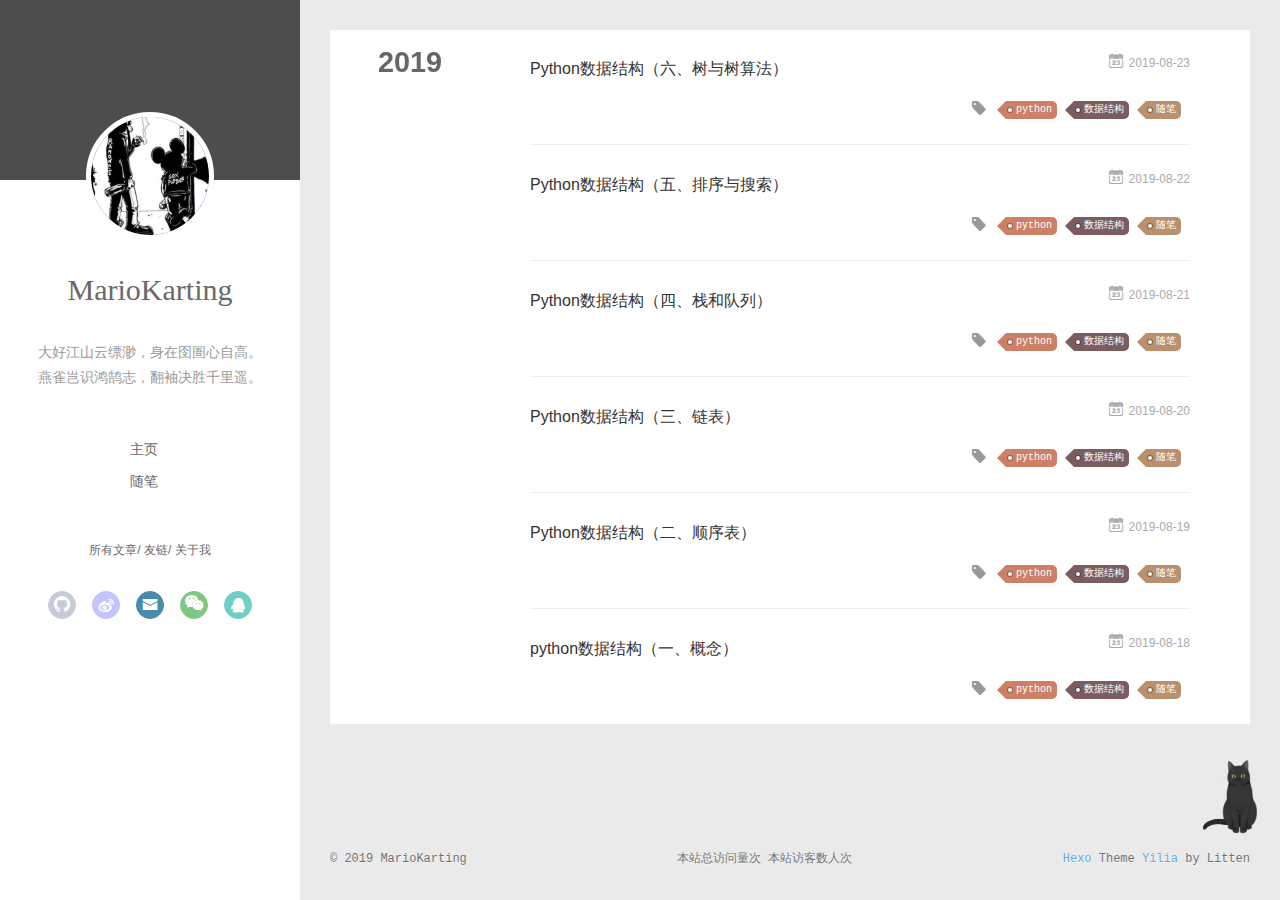
<file: tags/随笔/index.html>
<!DOCTYPE html>
<html>
<head><meta name="generator" content="Hexo 3.9.0">
   
  <meta charset="utf-8">
  
  <meta name="renderer" content="webkit">
  <meta http-equiv="X-UA-Compatible" content="IE=edge">
  <link rel="dns-prefetch" href="http://www.mariokarting.com">
  <title>Tag: 随笔 | MarioKarting ‘s blog</title>
  <meta name="viewport" content="width=device-width, initial-scale=1, maximum-scale=1">
  <meta name="description" content="本科，python后端开发，数据挖掘，CV,NPL">
<meta name="keywords" content="python">
<meta property="og:type" content="website">
<meta property="og:title" content="MarioKarting ‘s blog">
<meta property="og:url" content="http://www.mariokarting.com/tags/随笔/index.html">
<meta property="og:site_name" content="MarioKarting ‘s blog">
<meta property="og:description" content="本科，python后端开发，数据挖掘，CV,NPL">
<meta property="og:locale" content="default">
<meta name="twitter:card" content="summary">
<meta name="twitter:title" content="MarioKarting ‘s blog">
<meta name="twitter:description" content="本科，python后端开发，数据挖掘，CV,NPL">
  
  
    <link rel="icon" href="/assets/img/favicon.ico">
  
  <link rel="stylesheet" type="text/css" href="/./main.0cf68a.css">
  <style type="text/css">
  
    #container.show {
      background: linear-gradient(200deg,#a0cfe4,#e8c37e);
    }
  </style>
  

  
<script>
var _hmt = _hmt || [];
(function() {
	var hm = document.createElement("script");
	hm.src = "https://hm.baidu.com/hm.js?7acb1b5ad334cf361ae55d4d244d6635";
	var s = document.getElementsByTagName("script")[0]; 
	s.parentNode.insertBefore(hm, s);
})();
</script>



  <!-- < link rel="stylesheet" href="https://oindk07nf.qnssl.com/atom-one-dark.css" media="screen" type="text/css" > -->
</head>
</html>
<body>
  <div id="container" q-class="show:isCtnShow">
    <canvas id="anm-canvas" class="anm-canvas"></canvas>
    <div class="left-col" q-class="show:isShow">
      
<div class="overlay" style="background: #4d4d4d"></div>
<div class="intrude-less">
	<header id="header" class="inner">
		<a href="/" class="profilepic">
			<img src="/assets/blog_head_image/mc.jpg" class="js-avatar">
		</a>
		<hgroup>
		  <h1 class="header-author"><a href="/">MarioKarting</a></h1>
		</hgroup>
		
		<p class="header-subtitle">大好江山云缥渺，身在囹圄心自高。燕雀岂识鸿鹄志，翻袖决胜千里遥。</p>
		

		<nav class="header-menu">
			<ul>
			
				<li><a href="/">主页</a></li>
	        
				<li><a href="/tags/随笔">随笔</a></li>
	        
			</ul>
		</nav>
		<nav class="header-smart-menu">
    		
    			
    			<a q-on="click: openSlider(e, 'innerArchive')" href="javascript:void(0)">所有文章</a>
    			
            
    			
    			<a q-on="click: openSlider(e, 'friends')" href="javascript:void(0)">友链</a>
    			
            
    			
    			<a q-on="click: openSlider(e, 'aboutme')" href="javascript:void(0)">关于我</a>
    			
            
		</nav>
		<nav class="header-nav">
			<div class="social">
				
					<a class="github" target="_blank" href="https://github.com/MarioKarting" title="github"><i class="icon-github"></i></a>
		        
					<a class="weibo" target="_blank" href="https://weibo.com/u/5062828400" title="weibo"><i class="icon-weibo"></i></a>
		        
					<a class="mail" target="_blank" href="mailto:mclishuncheng@gmail.com" title="mail"><i class="icon-mail"></i></a>
		        
					<a class="weixin" target="_blank" href="http://pvw79kev4.bkt.clouddn.com/weixin_ff.jpg" title="weixin"><i class="icon-weixin"></i></a>
		        
					<a class="qq" target="_blank" href="http://pvw79kev4.bkt.clouddn.com/qq_ff.jpg" title="qq"><i class="icon-qq"></i></a>
		        
			</div>
		</nav>
	</header>		
</div>

    </div>
    <div class="mid-col" q-class="show:isShow,hide:isShow|isFalse">
      
<nav id="mobile-nav">
  	<div class="overlay js-overlay" style="background: #4d4d4d"></div>
	<div class="btnctn js-mobile-btnctn">
  		<div class="slider-trigger list" q-on="click: openSlider(e)"><i class="icon icon-sort"></i></div>
	</div>
	<div class="intrude-less">
		<header id="header" class="inner">
			<div class="profilepic">
				<img src="/assets/blog_head_image/mc.jpg" class="js-avatar">
			</div>
			<hgroup>
			  <h1 class="header-author js-header-author">MarioKarting</h1>
			</hgroup>
			
			<p class="header-subtitle"><i class="icon icon-quo-left"></i>大好江山云缥渺，身在囹圄心自高。燕雀岂识鸿鹄志，翻袖决胜千里遥。<i class="icon icon-quo-right"></i></p>
			
			
			
				
			
				
			
			
			
			<nav class="header-nav">
				<div class="social">
					
						<a class="github" target="_blank" href="https://github.com/MarioKarting" title="github"><i class="icon-github"></i></a>
			        
						<a class="weibo" target="_blank" href="https://weibo.com/u/5062828400" title="weibo"><i class="icon-weibo"></i></a>
			        
						<a class="mail" target="_blank" href="mailto:mclishuncheng@gmail.com" title="mail"><i class="icon-mail"></i></a>
			        
						<a class="weixin" target="_blank" href="http://pvw79kev4.bkt.clouddn.com/weixin_ff.jpg" title="weixin"><i class="icon-weixin"></i></a>
			        
						<a class="qq" target="_blank" href="http://pvw79kev4.bkt.clouddn.com/qq_ff.jpg" title="qq"><i class="icon-qq"></i></a>
			        
				</div>
			</nav>

			<nav class="header-menu js-header-menu">
				<ul style="width: 50%">
				
				
					<li style="width: 50%"><a href="/">主页</a></li>
		        
					<li style="width: 50%"><a href="/tags/随笔">随笔</a></li>
		        
				</ul>
			</nav>
		</header>				
	</div>
	<div class="mobile-mask" style="display:none" q-show="isShow"></div>
</nav>

      <div id="wrapper" class="body-wrap">
        <div class="menu-l">
          <div class="canvas-wrap">
            <canvas data-colors="#eaeaea" data-sectionHeight="100" data-contentId="js-content" id="myCanvas1" class="anm-canvas"></canvas>
          </div>
          <div id="js-content" class="content-ll">
            
  
  
    
    
      
      
      <section class="archives-wrap">
        <div class="archive-year-wrap">
          <a href="/archives/2019" class="archive-year">2019</a>
        </div>
        <div class="archives">
    
    <article class="archive-article archive-type-post">
  <div class="archive-article-inner">
    <header class="archive-article-header">
      	<div class="article-meta">
	      	<a href="/2019/08/23/data_structure_06/" class="archive-article-date">
  	<time datetime="2019-08-23T21:30:00.000Z" itemprop="datePublished"><i class="icon-calendar icon"></i>2019-08-23</time>
</a>
        </div>
    	 
  
    <h1 itemprop="name">
      <a class="archive-article-title" href="/2019/08/23/data_structure_06/">Python数据结构（六、树与树算法）</a>
    </h1>
  

        <div class="article-info info-on-right">
          
	<div class="article-tag tagcloud">
		<i class="icon-price-tags icon"></i>
		<ul class="article-tag-list">
			 
        		<li class="article-tag-list-item">
        			<a href="javascript:void(0)" class="js-tag article-tag-list-link color2">python</a>
        		</li>
      		 
        		<li class="article-tag-list-item">
        			<a href="javascript:void(0)" class="js-tag article-tag-list-link color5">数据结构</a>
        		</li>
      		 
        		<li class="article-tag-list-item">
        			<a href="javascript:void(0)" class="js-tag article-tag-list-link color3">随笔</a>
        		</li>
      		
		</ul>
	</div>

          

        </div>
        <div class="clearfix"></div>
    </header>
  </div>
</article>
  
    
    
    <article class="archive-article archive-type-post">
  <div class="archive-article-inner">
    <header class="archive-article-header">
      	<div class="article-meta">
	      	<a href="/2019/08/22/data_structure_05/" class="archive-article-date">
  	<time datetime="2019-08-22T16:30:00.000Z" itemprop="datePublished"><i class="icon-calendar icon"></i>2019-08-22</time>
</a>
        </div>
    	 
  
    <h1 itemprop="name">
      <a class="archive-article-title" href="/2019/08/22/data_structure_05/">Python数据结构（五、排序与搜索）</a>
    </h1>
  

        <div class="article-info info-on-right">
          
	<div class="article-tag tagcloud">
		<i class="icon-price-tags icon"></i>
		<ul class="article-tag-list">
			 
        		<li class="article-tag-list-item">
        			<a href="javascript:void(0)" class="js-tag article-tag-list-link color2">python</a>
        		</li>
      		 
        		<li class="article-tag-list-item">
        			<a href="javascript:void(0)" class="js-tag article-tag-list-link color5">数据结构</a>
        		</li>
      		 
        		<li class="article-tag-list-item">
        			<a href="javascript:void(0)" class="js-tag article-tag-list-link color3">随笔</a>
        		</li>
      		
		</ul>
	</div>

          

        </div>
        <div class="clearfix"></div>
    </header>
  </div>
</article>
  
    
    
    <article class="archive-article archive-type-post">
  <div class="archive-article-inner">
    <header class="archive-article-header">
      	<div class="article-meta">
	      	<a href="/2019/08/21/data_structure_04/" class="archive-article-date">
  	<time datetime="2019-08-22T00:30:00.000Z" itemprop="datePublished"><i class="icon-calendar icon"></i>2019-08-21</time>
</a>
        </div>
    	 
  
    <h1 itemprop="name">
      <a class="archive-article-title" href="/2019/08/21/data_structure_04/">Python数据结构（四、栈和队列）</a>
    </h1>
  

        <div class="article-info info-on-right">
          
	<div class="article-tag tagcloud">
		<i class="icon-price-tags icon"></i>
		<ul class="article-tag-list">
			 
        		<li class="article-tag-list-item">
        			<a href="javascript:void(0)" class="js-tag article-tag-list-link color2">python</a>
        		</li>
      		 
        		<li class="article-tag-list-item">
        			<a href="javascript:void(0)" class="js-tag article-tag-list-link color5">数据结构</a>
        		</li>
      		 
        		<li class="article-tag-list-item">
        			<a href="javascript:void(0)" class="js-tag article-tag-list-link color3">随笔</a>
        		</li>
      		
		</ul>
	</div>

          

        </div>
        <div class="clearfix"></div>
    </header>
  </div>
</article>
  
    
    
    <article class="archive-article archive-type-post">
  <div class="archive-article-inner">
    <header class="archive-article-header">
      	<div class="article-meta">
	      	<a href="/2019/08/20/data_structure_03/" class="archive-article-date">
  	<time datetime="2019-08-20T21:36:00.000Z" itemprop="datePublished"><i class="icon-calendar icon"></i>2019-08-20</time>
</a>
        </div>
    	 
  
    <h1 itemprop="name">
      <a class="archive-article-title" href="/2019/08/20/data_structure_03/">Python数据结构（三、链表）</a>
    </h1>
  

        <div class="article-info info-on-right">
          
	<div class="article-tag tagcloud">
		<i class="icon-price-tags icon"></i>
		<ul class="article-tag-list">
			 
        		<li class="article-tag-list-item">
        			<a href="javascript:void(0)" class="js-tag article-tag-list-link color2">python</a>
        		</li>
      		 
        		<li class="article-tag-list-item">
        			<a href="javascript:void(0)" class="js-tag article-tag-list-link color5">数据结构</a>
        		</li>
      		 
        		<li class="article-tag-list-item">
        			<a href="javascript:void(0)" class="js-tag article-tag-list-link color3">随笔</a>
        		</li>
      		
		</ul>
	</div>

          

        </div>
        <div class="clearfix"></div>
    </header>
  </div>
</article>
  
    
    
    <article class="archive-article archive-type-post">
  <div class="archive-article-inner">
    <header class="archive-article-header">
      	<div class="article-meta">
	      	<a href="/2019/08/19/data_structure_02/" class="archive-article-date">
  	<time datetime="2019-08-20T00:36:00.000Z" itemprop="datePublished"><i class="icon-calendar icon"></i>2019-08-19</time>
</a>
        </div>
    	 
  
    <h1 itemprop="name">
      <a class="archive-article-title" href="/2019/08/19/data_structure_02/">Python数据结构（二、顺序表）</a>
    </h1>
  

        <div class="article-info info-on-right">
          
	<div class="article-tag tagcloud">
		<i class="icon-price-tags icon"></i>
		<ul class="article-tag-list">
			 
        		<li class="article-tag-list-item">
        			<a href="javascript:void(0)" class="js-tag article-tag-list-link color2">python</a>
        		</li>
      		 
        		<li class="article-tag-list-item">
        			<a href="javascript:void(0)" class="js-tag article-tag-list-link color5">数据结构</a>
        		</li>
      		 
        		<li class="article-tag-list-item">
        			<a href="javascript:void(0)" class="js-tag article-tag-list-link color3">随笔</a>
        		</li>
      		
		</ul>
	</div>

          

        </div>
        <div class="clearfix"></div>
    </header>
  </div>
</article>
  
    
    
    <article class="archive-article archive-type-post">
  <div class="archive-article-inner">
    <header class="archive-article-header">
      	<div class="article-meta">
	      	<a href="/2019/08/18/data_structure_01/" class="archive-article-date">
  	<time datetime="2019-08-18T07:15:00.000Z" itemprop="datePublished"><i class="icon-calendar icon"></i>2019-08-18</time>
</a>
        </div>
    	 
  
    <h1 itemprop="name">
      <a class="archive-article-title" href="/2019/08/18/data_structure_01/">python数据结构（一、概念）</a>
    </h1>
  

        <div class="article-info info-on-right">
          
	<div class="article-tag tagcloud">
		<i class="icon-price-tags icon"></i>
		<ul class="article-tag-list">
			 
        		<li class="article-tag-list-item">
        			<a href="javascript:void(0)" class="js-tag article-tag-list-link color2">python</a>
        		</li>
      		 
        		<li class="article-tag-list-item">
        			<a href="javascript:void(0)" class="js-tag article-tag-list-link color5">数据结构</a>
        		</li>
      		 
        		<li class="article-tag-list-item">
        			<a href="javascript:void(0)" class="js-tag article-tag-list-link color3">随笔</a>
        		</li>
      		
		</ul>
	</div>

          

        </div>
        <div class="clearfix"></div>
    </header>
  </div>
</article>
  
  
    </div></section>
  

    


          </div>
        </div>
      </div>
      <footer id="footer">
  <div class="outer">
    <div id="footer-info">
    	<div class="footer-left">
    		&copy; 2019 MarioKarting
    	</div>
		<div>
				<script type="text/javascript">var cnzz_protocol = (("https:" == document.location.protocol) ? "https://" : "http://");document.write(unescape("%3Cspan id='cnzz_stat_icon_1277917311'%3E%3C/span%3E%3Cscript src='" + cnzz_protocol + "v1.cnzz.com/z_stat.php%3Fid%3D1277917311%26online%3D1%26show%3Dline' type='text/javascript'%3E%3C/script%3E"));</script>
		</div>

      	<div class="footer-right">
      		<a href="http://hexo.io/" target="_blank">Hexo</a>  Theme <a href="https://github.com/litten/hexo-theme-yilia" target="_blank">Yilia</a> by Litten
      	</div>
    </div>
  </div>
  <div calss="count-span">
	<span id="busuanzi_container_site_pv">
		本站总访问量<span id="busuanzi_value_site_pv"></span>次
	</span>
	<span id="busuanzi_container_site_uv">
		本站访客数<span id="busuanzi_value_site_uv"></span>人次
	  </span>
  </div>
</footer>
<script async src="//busuanzi.ibruce.info/busuanzi/2.3/busuanzi.pure.mini.js"></script>
    </div>
    <script>
	var yiliaConfig = {
		mathjax: false,
		isHome: false,
		isPost: false,
		isArchive: false,
		isTag: true,
		isCategory: false,
		open_in_new: true,
		toc_hide_index: true,
		root: "/",
		innerArchive: true,
		showTags: false
	}
</script>

<script>!function(t){function n(e){if(r[e])return r[e].exports;var i=r[e]={exports:{},id:e,loaded:!1};return t[e].call(i.exports,i,i.exports,n),i.loaded=!0,i.exports}var r={};n.m=t,n.c=r,n.p="./",n(0)}([function(t,n,r){r(195),t.exports=r(191)},function(t,n,r){var e=r(3),i=r(52),o=r(27),u=r(28),c=r(53),f="prototype",a=function(t,n,r){var s,l,h,v,p=t&a.F,d=t&a.G,y=t&a.S,g=t&a.P,b=t&a.B,m=d?e:y?e[n]||(e[n]={}):(e[n]||{})[f],x=d?i:i[n]||(i[n]={}),w=x[f]||(x[f]={});d&&(r=n);for(s in r)l=!p&&m&&void 0!==m[s],h=(l?m:r)[s],v=b&&l?c(h,e):g&&"function"==typeof h?c(Function.call,h):h,m&&u(m,s,h,t&a.U),x[s]!=h&&o(x,s,v),g&&w[s]!=h&&(w[s]=h)};e.core=i,a.F=1,a.G=2,a.S=4,a.P=8,a.B=16,a.W=32,a.U=64,a.R=128,t.exports=a},function(t,n,r){var e=r(6);t.exports=function(t){if(!e(t))throw TypeError(t+" is not an object!");return t}},function(t,n){var r=t.exports="undefined"!=typeof window&&window.Math==Math?window:"undefined"!=typeof self&&self.Math==Math?self:Function("return this")();"number"==typeof __g&&(__g=r)},function(t,n){t.exports=function(t){try{return!!t()}catch(t){return!0}}},function(t,n){var r=t.exports="undefined"!=typeof window&&window.Math==Math?window:"undefined"!=typeof self&&self.Math==Math?self:Function("return this")();"number"==typeof __g&&(__g=r)},function(t,n){t.exports=function(t){return"object"==typeof t?null!==t:"function"==typeof t}},function(t,n,r){var e=r(126)("wks"),i=r(76),o=r(3).Symbol,u="function"==typeof o;(t.exports=function(t){return e[t]||(e[t]=u&&o[t]||(u?o:i)("Symbol."+t))}).store=e},function(t,n){var r={}.hasOwnProperty;t.exports=function(t,n){return r.call(t,n)}},function(t,n,r){var e=r(94),i=r(33);t.exports=function(t){return e(i(t))}},function(t,n,r){t.exports=!r(4)(function(){return 7!=Object.defineProperty({},"a",{get:function(){return 7}}).a})},function(t,n,r){var e=r(2),i=r(167),o=r(50),u=Object.defineProperty;n.f=r(10)?Object.defineProperty:function(t,n,r){if(e(t),n=o(n,!0),e(r),i)try{return u(t,n,r)}catch(t){}if("get"in r||"set"in r)throw TypeError("Accessors not supported!");return"value"in r&&(t[n]=r.value),t}},function(t,n,r){t.exports=!r(18)(function(){return 7!=Object.defineProperty({},"a",{get:function(){return 7}}).a})},function(t,n,r){var e=r(14),i=r(22);t.exports=r(12)?function(t,n,r){return e.f(t,n,i(1,r))}:function(t,n,r){return t[n]=r,t}},function(t,n,r){var e=r(20),i=r(58),o=r(42),u=Object.defineProperty;n.f=r(12)?Object.defineProperty:function(t,n,r){if(e(t),n=o(n,!0),e(r),i)try{return u(t,n,r)}catch(t){}if("get"in r||"set"in r)throw TypeError("Accessors not supported!");return"value"in r&&(t[n]=r.value),t}},function(t,n,r){var e=r(40)("wks"),i=r(23),o=r(5).Symbol,u="function"==typeof o;(t.exports=function(t){return e[t]||(e[t]=u&&o[t]||(u?o:i)("Symbol."+t))}).store=e},function(t,n,r){var e=r(67),i=Math.min;t.exports=function(t){return t>0?i(e(t),9007199254740991):0}},function(t,n,r){var e=r(46);t.exports=function(t){return Object(e(t))}},function(t,n){t.exports=function(t){try{return!!t()}catch(t){return!0}}},function(t,n,r){var e=r(63),i=r(34);t.exports=Object.keys||function(t){return e(t,i)}},function(t,n,r){var e=r(21);t.exports=function(t){if(!e(t))throw TypeError(t+" is not an object!");return t}},function(t,n){t.exports=function(t){return"object"==typeof t?null!==t:"function"==typeof t}},function(t,n){t.exports=function(t,n){return{enumerable:!(1&t),configurable:!(2&t),writable:!(4&t),value:n}}},function(t,n){var r=0,e=Math.random();t.exports=function(t){return"Symbol(".concat(void 0===t?"":t,")_",(++r+e).toString(36))}},function(t,n){var r={}.hasOwnProperty;t.exports=function(t,n){return r.call(t,n)}},function(t,n){var r=t.exports={version:"2.4.0"};"number"==typeof __e&&(__e=r)},function(t,n){t.exports=function(t){if("function"!=typeof t)throw TypeError(t+" is not a function!");return t}},function(t,n,r){var e=r(11),i=r(66);t.exports=r(10)?function(t,n,r){return e.f(t,n,i(1,r))}:function(t,n,r){return t[n]=r,t}},function(t,n,r){var e=r(3),i=r(27),o=r(24),u=r(76)("src"),c="toString",f=Function[c],a=(""+f).split(c);r(52).inspectSource=function(t){return f.call(t)},(t.exports=function(t,n,r,c){var f="function"==typeof r;f&&(o(r,"name")||i(r,"name",n)),t[n]!==r&&(f&&(o(r,u)||i(r,u,t[n]?""+t[n]:a.join(String(n)))),t===e?t[n]=r:c?t[n]?t[n]=r:i(t,n,r):(delete t[n],i(t,n,r)))})(Function.prototype,c,function(){return"function"==typeof this&&this[u]||f.call(this)})},function(t,n,r){var e=r(1),i=r(4),o=r(46),u=function(t,n,r,e){var i=String(o(t)),u="<"+n;return""!==r&&(u+=" "+r+'="'+String(e).replace(/"/g,"&quot;")+'"'),u+">"+i+"</"+n+">"};t.exports=function(t,n){var r={};r[t]=n(u),e(e.P+e.F*i(function(){var n=""[t]('"');return n!==n.toLowerCase()||n.split('"').length>3}),"String",r)}},function(t,n,r){var e=r(115),i=r(46);t.exports=function(t){return e(i(t))}},function(t,n,r){var e=r(116),i=r(66),o=r(30),u=r(50),c=r(24),f=r(167),a=Object.getOwnPropertyDescriptor;n.f=r(10)?a:function(t,n){if(t=o(t),n=u(n,!0),f)try{return a(t,n)}catch(t){}if(c(t,n))return i(!e.f.call(t,n),t[n])}},function(t,n,r){var e=r(24),i=r(17),o=r(145)("IE_PROTO"),u=Object.prototype;t.exports=Object.getPrototypeOf||function(t){return t=i(t),e(t,o)?t[o]:"function"==typeof t.constructor&&t instanceof t.constructor?t.constructor.prototype:t instanceof Object?u:null}},function(t,n){t.exports=function(t){if(void 0==t)throw TypeError("Can't call method on  "+t);return t}},function(t,n){t.exports="constructor,hasOwnProperty,isPrototypeOf,propertyIsEnumerable,toLocaleString,toString,valueOf".split(",")},function(t,n){t.exports={}},function(t,n){t.exports=!0},function(t,n){n.f={}.propertyIsEnumerable},function(t,n,r){var e=r(14).f,i=r(8),o=r(15)("toStringTag");t.exports=function(t,n,r){t&&!i(t=r?t:t.prototype,o)&&e(t,o,{configurable:!0,value:n})}},function(t,n,r){var e=r(40)("keys"),i=r(23);t.exports=function(t){return e[t]||(e[t]=i(t))}},function(t,n,r){var e=r(5),i="__core-js_shared__",o=e[i]||(e[i]={});t.exports=function(t){return o[t]||(o[t]={})}},function(t,n){var r=Math.ceil,e=Math.floor;t.exports=function(t){return isNaN(t=+t)?0:(t>0?e:r)(t)}},function(t,n,r){var e=r(21);t.exports=function(t,n){if(!e(t))return t;var r,i;if(n&&"function"==typeof(r=t.toString)&&!e(i=r.call(t)))return i;if("function"==typeof(r=t.valueOf)&&!e(i=r.call(t)))return i;if(!n&&"function"==typeof(r=t.toString)&&!e(i=r.call(t)))return i;throw TypeError("Can't convert object to primitive value")}},function(t,n,r){var e=r(5),i=r(25),o=r(36),u=r(44),c=r(14).f;t.exports=function(t){var n=i.Symbol||(i.Symbol=o?{}:e.Symbol||{});"_"==t.charAt(0)||t in n||c(n,t,{value:u.f(t)})}},function(t,n,r){n.f=r(15)},function(t,n){var r={}.toString;t.exports=function(t){return r.call(t).slice(8,-1)}},function(t,n){t.exports=function(t){if(void 0==t)throw TypeError("Can't call method on  "+t);return t}},function(t,n,r){var e=r(4);t.exports=function(t,n){return!!t&&e(function(){n?t.call(null,function(){},1):t.call(null)})}},function(t,n,r){var e=r(53),i=r(115),o=r(17),u=r(16),c=r(203);t.exports=function(t,n){var r=1==t,f=2==t,a=3==t,s=4==t,l=6==t,h=5==t||l,v=n||c;return function(n,c,p){for(var d,y,g=o(n),b=i(g),m=e(c,p,3),x=u(b.length),w=0,S=r?v(n,x):f?v(n,0):void 0;x>w;w++)if((h||w in b)&&(d=b[w],y=m(d,w,g),t))if(r)S[w]=y;else if(y)switch(t){case 3:return!0;case 5:return d;case 6:return w;case 2:S.push(d)}else if(s)return!1;return l?-1:a||s?s:S}}},function(t,n,r){var e=r(1),i=r(52),o=r(4);t.exports=function(t,n){var r=(i.Object||{})[t]||Object[t],u={};u[t]=n(r),e(e.S+e.F*o(function(){r(1)}),"Object",u)}},function(t,n,r){var e=r(6);t.exports=function(t,n){if(!e(t))return t;var r,i;if(n&&"function"==typeof(r=t.toString)&&!e(i=r.call(t)))return i;if("function"==typeof(r=t.valueOf)&&!e(i=r.call(t)))return i;if(!n&&"function"==typeof(r=t.toString)&&!e(i=r.call(t)))return i;throw TypeError("Can't convert object to primitive value")}},function(t,n,r){var e=r(5),i=r(25),o=r(91),u=r(13),c="prototype",f=function(t,n,r){var a,s,l,h=t&f.F,v=t&f.G,p=t&f.S,d=t&f.P,y=t&f.B,g=t&f.W,b=v?i:i[n]||(i[n]={}),m=b[c],x=v?e:p?e[n]:(e[n]||{})[c];v&&(r=n);for(a in r)(s=!h&&x&&void 0!==x[a])&&a in b||(l=s?x[a]:r[a],b[a]=v&&"function"!=typeof x[a]?r[a]:y&&s?o(l,e):g&&x[a]==l?function(t){var n=function(n,r,e){if(this instanceof t){switch(arguments.length){case 0:return new t;case 1:return new t(n);case 2:return new t(n,r)}return new t(n,r,e)}return t.apply(this,arguments)};return n[c]=t[c],n}(l):d&&"function"==typeof l?o(Function.call,l):l,d&&((b.virtual||(b.virtual={}))[a]=l,t&f.R&&m&&!m[a]&&u(m,a,l)))};f.F=1,f.G=2,f.S=4,f.P=8,f.B=16,f.W=32,f.U=64,f.R=128,t.exports=f},function(t,n){var r=t.exports={version:"2.4.0"};"number"==typeof __e&&(__e=r)},function(t,n,r){var e=r(26);t.exports=function(t,n,r){if(e(t),void 0===n)return t;switch(r){case 1:return function(r){return t.call(n,r)};case 2:return function(r,e){return t.call(n,r,e)};case 3:return function(r,e,i){return t.call(n,r,e,i)}}return function(){return t.apply(n,arguments)}}},function(t,n,r){var e=r(183),i=r(1),o=r(126)("metadata"),u=o.store||(o.store=new(r(186))),c=function(t,n,r){var i=u.get(t);if(!i){if(!r)return;u.set(t,i=new e)}var o=i.get(n);if(!o){if(!r)return;i.set(n,o=new e)}return o},f=function(t,n,r){var e=c(n,r,!1);return void 0!==e&&e.has(t)},a=function(t,n,r){var e=c(n,r,!1);return void 0===e?void 0:e.get(t)},s=function(t,n,r,e){c(r,e,!0).set(t,n)},l=function(t,n){var r=c(t,n,!1),e=[];return r&&r.forEach(function(t,n){e.push(n)}),e},h=function(t){return void 0===t||"symbol"==typeof t?t:String(t)},v=function(t){i(i.S,"Reflect",t)};t.exports={store:u,map:c,has:f,get:a,set:s,keys:l,key:h,exp:v}},function(t,n,r){"use strict";if(r(10)){var e=r(69),i=r(3),o=r(4),u=r(1),c=r(127),f=r(152),a=r(53),s=r(68),l=r(66),h=r(27),v=r(73),p=r(67),d=r(16),y=r(75),g=r(50),b=r(24),m=r(180),x=r(114),w=r(6),S=r(17),_=r(137),O=r(70),E=r(32),P=r(71).f,j=r(154),F=r(76),M=r(7),A=r(48),N=r(117),T=r(146),I=r(155),k=r(80),L=r(123),R=r(74),C=r(130),D=r(160),U=r(11),W=r(31),G=U.f,B=W.f,V=i.RangeError,z=i.TypeError,q=i.Uint8Array,K="ArrayBuffer",J="Shared"+K,Y="BYTES_PER_ELEMENT",H="prototype",$=Array[H],X=f.ArrayBuffer,Q=f.DataView,Z=A(0),tt=A(2),nt=A(3),rt=A(4),et=A(5),it=A(6),ot=N(!0),ut=N(!1),ct=I.values,ft=I.keys,at=I.entries,st=$.lastIndexOf,lt=$.reduce,ht=$.reduceRight,vt=$.join,pt=$.sort,dt=$.slice,yt=$.toString,gt=$.toLocaleString,bt=M("iterator"),mt=M("toStringTag"),xt=F("typed_constructor"),wt=F("def_constructor"),St=c.CONSTR,_t=c.TYPED,Ot=c.VIEW,Et="Wrong length!",Pt=A(1,function(t,n){return Tt(T(t,t[wt]),n)}),jt=o(function(){return 1===new q(new Uint16Array([1]).buffer)[0]}),Ft=!!q&&!!q[H].set&&o(function(){new q(1).set({})}),Mt=function(t,n){if(void 0===t)throw z(Et);var r=+t,e=d(t);if(n&&!m(r,e))throw V(Et);return e},At=function(t,n){var r=p(t);if(r<0||r%n)throw V("Wrong offset!");return r},Nt=function(t){if(w(t)&&_t in t)return t;throw z(t+" is not a typed array!")},Tt=function(t,n){if(!(w(t)&&xt in t))throw z("It is not a typed array constructor!");return new t(n)},It=function(t,n){return kt(T(t,t[wt]),n)},kt=function(t,n){for(var r=0,e=n.length,i=Tt(t,e);e>r;)i[r]=n[r++];return i},Lt=function(t,n,r){G(t,n,{get:function(){return this._d[r]}})},Rt=function(t){var n,r,e,i,o,u,c=S(t),f=arguments.length,s=f>1?arguments[1]:void 0,l=void 0!==s,h=j(c);if(void 0!=h&&!_(h)){for(u=h.call(c),e=[],n=0;!(o=u.next()).done;n++)e.push(o.value);c=e}for(l&&f>2&&(s=a(s,arguments[2],2)),n=0,r=d(c.length),i=Tt(this,r);r>n;n++)i[n]=l?s(c[n],n):c[n];return i},Ct=function(){for(var t=0,n=arguments.length,r=Tt(this,n);n>t;)r[t]=arguments[t++];return r},Dt=!!q&&o(function(){gt.call(new q(1))}),Ut=function(){return gt.apply(Dt?dt.call(Nt(this)):Nt(this),arguments)},Wt={copyWithin:function(t,n){return D.call(Nt(this),t,n,arguments.length>2?arguments[2]:void 0)},every:function(t){return rt(Nt(this),t,arguments.length>1?arguments[1]:void 0)},fill:function(t){return C.apply(Nt(this),arguments)},filter:function(t){return It(this,tt(Nt(this),t,arguments.length>1?arguments[1]:void 0))},find:function(t){return et(Nt(this),t,arguments.length>1?arguments[1]:void 0)},findIndex:function(t){return it(Nt(this),t,arguments.length>1?arguments[1]:void 0)},forEach:function(t){Z(Nt(this),t,arguments.length>1?arguments[1]:void 0)},indexOf:function(t){return ut(Nt(this),t,arguments.length>1?arguments[1]:void 0)},includes:function(t){return ot(Nt(this),t,arguments.length>1?arguments[1]:void 0)},join:function(t){return vt.apply(Nt(this),arguments)},lastIndexOf:function(t){return st.apply(Nt(this),arguments)},map:function(t){return Pt(Nt(this),t,arguments.length>1?arguments[1]:void 0)},reduce:function(t){return lt.apply(Nt(this),arguments)},reduceRight:function(t){return ht.apply(Nt(this),arguments)},reverse:function(){for(var t,n=this,r=Nt(n).length,e=Math.floor(r/2),i=0;i<e;)t=n[i],n[i++]=n[--r],n[r]=t;return n},some:function(t){return nt(Nt(this),t,arguments.length>1?arguments[1]:void 0)},sort:function(t){return pt.call(Nt(this),t)},subarray:function(t,n){var r=Nt(this),e=r.length,i=y(t,e);return new(T(r,r[wt]))(r.buffer,r.byteOffset+i*r.BYTES_PER_ELEMENT,d((void 0===n?e:y(n,e))-i))}},Gt=function(t,n){return It(this,dt.call(Nt(this),t,n))},Bt=function(t){Nt(this);var n=At(arguments[1],1),r=this.length,e=S(t),i=d(e.length),o=0;if(i+n>r)throw V(Et);for(;o<i;)this[n+o]=e[o++]},Vt={entries:function(){return at.call(Nt(this))},keys:function(){return ft.call(Nt(this))},values:function(){return ct.call(Nt(this))}},zt=function(t,n){return w(t)&&t[_t]&&"symbol"!=typeof n&&n in t&&String(+n)==String(n)},qt=function(t,n){return zt(t,n=g(n,!0))?l(2,t[n]):B(t,n)},Kt=function(t,n,r){return!(zt(t,n=g(n,!0))&&w(r)&&b(r,"value"))||b(r,"get")||b(r,"set")||r.configurable||b(r,"writable")&&!r.writable||b(r,"enumerable")&&!r.enumerable?G(t,n,r):(t[n]=r.value,t)};St||(W.f=qt,U.f=Kt),u(u.S+u.F*!St,"Object",{getOwnPropertyDescriptor:qt,defineProperty:Kt}),o(function(){yt.call({})})&&(yt=gt=function(){return vt.call(this)});var Jt=v({},Wt);v(Jt,Vt),h(Jt,bt,Vt.values),v(Jt,{slice:Gt,set:Bt,constructor:function(){},toString:yt,toLocaleString:Ut}),Lt(Jt,"buffer","b"),Lt(Jt,"byteOffset","o"),Lt(Jt,"byteLength","l"),Lt(Jt,"length","e"),G(Jt,mt,{get:function(){return this[_t]}}),t.exports=function(t,n,r,f){f=!!f;var a=t+(f?"Clamped":"")+"Array",l="Uint8Array"!=a,v="get"+t,p="set"+t,y=i[a],g=y||{},b=y&&E(y),m=!y||!c.ABV,S={},_=y&&y[H],j=function(t,r){var e=t._d;return e.v[v](r*n+e.o,jt)},F=function(t,r,e){var i=t._d;f&&(e=(e=Math.round(e))<0?0:e>255?255:255&e),i.v[p](r*n+i.o,e,jt)},M=function(t,n){G(t,n,{get:function(){return j(this,n)},set:function(t){return F(this,n,t)},enumerable:!0})};m?(y=r(function(t,r,e,i){s(t,y,a,"_d");var o,u,c,f,l=0,v=0;if(w(r)){if(!(r instanceof X||(f=x(r))==K||f==J))return _t in r?kt(y,r):Rt.call(y,r);o=r,v=At(e,n);var p=r.byteLength;if(void 0===i){if(p%n)throw V(Et);if((u=p-v)<0)throw V(Et)}else if((u=d(i)*n)+v>p)throw V(Et);c=u/n}else c=Mt(r,!0),u=c*n,o=new X(u);for(h(t,"_d",{b:o,o:v,l:u,e:c,v:new Q(o)});l<c;)M(t,l++)}),_=y[H]=O(Jt),h(_,"constructor",y)):L(function(t){new y(null),new y(t)},!0)||(y=r(function(t,r,e,i){s(t,y,a);var o;return w(r)?r instanceof X||(o=x(r))==K||o==J?void 0!==i?new g(r,At(e,n),i):void 0!==e?new g(r,At(e,n)):new g(r):_t in r?kt(y,r):Rt.call(y,r):new g(Mt(r,l))}),Z(b!==Function.prototype?P(g).concat(P(b)):P(g),function(t){t in y||h(y,t,g[t])}),y[H]=_,e||(_.constructor=y));var A=_[bt],N=!!A&&("values"==A.name||void 0==A.name),T=Vt.values;h(y,xt,!0),h(_,_t,a),h(_,Ot,!0),h(_,wt,y),(f?new y(1)[mt]==a:mt in _)||G(_,mt,{get:function(){return a}}),S[a]=y,u(u.G+u.W+u.F*(y!=g),S),u(u.S,a,{BYTES_PER_ELEMENT:n,from:Rt,of:Ct}),Y in _||h(_,Y,n),u(u.P,a,Wt),R(a),u(u.P+u.F*Ft,a,{set:Bt}),u(u.P+u.F*!N,a,Vt),u(u.P+u.F*(_.toString!=yt),a,{toString:yt}),u(u.P+u.F*o(function(){new y(1).slice()}),a,{slice:Gt}),u(u.P+u.F*(o(function(){return[1,2].toLocaleString()!=new y([1,2]).toLocaleString()})||!o(function(){_.toLocaleString.call([1,2])})),a,{toLocaleString:Ut}),k[a]=N?A:T,e||N||h(_,bt,T)}}else t.exports=function(){}},function(t,n){var r={}.toString;t.exports=function(t){return r.call(t).slice(8,-1)}},function(t,n,r){var e=r(21),i=r(5).document,o=e(i)&&e(i.createElement);t.exports=function(t){return o?i.createElement(t):{}}},function(t,n,r){t.exports=!r(12)&&!r(18)(function(){return 7!=Object.defineProperty(r(57)("div"),"a",{get:function(){return 7}}).a})},function(t,n,r){"use strict";var e=r(36),i=r(51),o=r(64),u=r(13),c=r(8),f=r(35),a=r(96),s=r(38),l=r(103),h=r(15)("iterator"),v=!([].keys&&"next"in[].keys()),p="keys",d="values",y=function(){return this};t.exports=function(t,n,r,g,b,m,x){a(r,n,g);var w,S,_,O=function(t){if(!v&&t in F)return F[t];switch(t){case p:case d:return function(){return new r(this,t)}}return function(){return new r(this,t)}},E=n+" Iterator",P=b==d,j=!1,F=t.prototype,M=F[h]||F["@@iterator"]||b&&F[b],A=M||O(b),N=b?P?O("entries"):A:void 0,T="Array"==n?F.entries||M:M;if(T&&(_=l(T.call(new t)))!==Object.prototype&&(s(_,E,!0),e||c(_,h)||u(_,h,y)),P&&M&&M.name!==d&&(j=!0,A=function(){return M.call(this)}),e&&!x||!v&&!j&&F[h]||u(F,h,A),f[n]=A,f[E]=y,b)if(w={values:P?A:O(d),keys:m?A:O(p),entries:N},x)for(S in w)S in F||o(F,S,w[S]);else i(i.P+i.F*(v||j),n,w);return w}},function(t,n,r){var e=r(20),i=r(100),o=r(34),u=r(39)("IE_PROTO"),c=function(){},f="prototype",a=function(){var t,n=r(57)("iframe"),e=o.length;for(n.style.display="none",r(93).appendChild(n),n.src="javascript:",t=n.contentWindow.document,t.open(),t.write("<script>document.F=Object<\/script>"),t.close(),a=t.F;e--;)delete a[f][o[e]];return a()};t.exports=Object.create||function(t,n){var r;return null!==t?(c[f]=e(t),r=new c,c[f]=null,r[u]=t):r=a(),void 0===n?r:i(r,n)}},function(t,n,r){var e=r(63),i=r(34).concat("length","prototype");n.f=Object.getOwnPropertyNames||function(t){return e(t,i)}},function(t,n){n.f=Object.getOwnPropertySymbols},function(t,n,r){var e=r(8),i=r(9),o=r(90)(!1),u=r(39)("IE_PROTO");t.exports=function(t,n){var r,c=i(t),f=0,a=[];for(r in c)r!=u&&e(c,r)&&a.push(r);for(;n.length>f;)e(c,r=n[f++])&&(~o(a,r)||a.push(r));return a}},function(t,n,r){t.exports=r(13)},function(t,n,r){var e=r(76)("meta"),i=r(6),o=r(24),u=r(11).f,c=0,f=Object.isExtensible||function(){return!0},a=!r(4)(function(){return f(Object.preventExtensions({}))}),s=function(t){u(t,e,{value:{i:"O"+ ++c,w:{}}})},l=function(t,n){if(!i(t))return"symbol"==typeof t?t:("string"==typeof t?"S":"P")+t;if(!o(t,e)){if(!f(t))return"F";if(!n)return"E";s(t)}return t[e].i},h=function(t,n){if(!o(t,e)){if(!f(t))return!0;if(!n)return!1;s(t)}return t[e].w},v=function(t){return a&&p.NEED&&f(t)&&!o(t,e)&&s(t),t},p=t.exports={KEY:e,NEED:!1,fastKey:l,getWeak:h,onFreeze:v}},function(t,n){t.exports=function(t,n){return{enumerable:!(1&t),configurable:!(2&t),writable:!(4&t),value:n}}},function(t,n){var r=Math.ceil,e=Math.floor;t.exports=function(t){return isNaN(t=+t)?0:(t>0?e:r)(t)}},function(t,n){t.exports=function(t,n,r,e){if(!(t instanceof n)||void 0!==e&&e in t)throw TypeError(r+": incorrect invocation!");return t}},function(t,n){t.exports=!1},function(t,n,r){var e=r(2),i=r(173),o=r(133),u=r(145)("IE_PROTO"),c=function(){},f="prototype",a=function(){var t,n=r(132)("iframe"),e=o.length;for(n.style.display="none",r(135).appendChild(n),n.src="javascript:",t=n.contentWindow.document,t.open(),t.write("<script>document.F=Object<\/script>"),t.close(),a=t.F;e--;)delete a[f][o[e]];return a()};t.exports=Object.create||function(t,n){var r;return null!==t?(c[f]=e(t),r=new c,c[f]=null,r[u]=t):r=a(),void 0===n?r:i(r,n)}},function(t,n,r){var e=r(175),i=r(133).concat("length","prototype");n.f=Object.getOwnPropertyNames||function(t){return e(t,i)}},function(t,n,r){var e=r(175),i=r(133);t.exports=Object.keys||function(t){return e(t,i)}},function(t,n,r){var e=r(28);t.exports=function(t,n,r){for(var i in n)e(t,i,n[i],r);return t}},function(t,n,r){"use strict";var e=r(3),i=r(11),o=r(10),u=r(7)("species");t.exports=function(t){var n=e[t];o&&n&&!n[u]&&i.f(n,u,{configurable:!0,get:function(){return this}})}},function(t,n,r){var e=r(67),i=Math.max,o=Math.min;t.exports=function(t,n){return t=e(t),t<0?i(t+n,0):o(t,n)}},function(t,n){var r=0,e=Math.random();t.exports=function(t){return"Symbol(".concat(void 0===t?"":t,")_",(++r+e).toString(36))}},function(t,n,r){var e=r(33);t.exports=function(t){return Object(e(t))}},function(t,n,r){var e=r(7)("unscopables"),i=Array.prototype;void 0==i[e]&&r(27)(i,e,{}),t.exports=function(t){i[e][t]=!0}},function(t,n,r){var e=r(53),i=r(169),o=r(137),u=r(2),c=r(16),f=r(154),a={},s={},n=t.exports=function(t,n,r,l,h){var v,p,d,y,g=h?function(){return t}:f(t),b=e(r,l,n?2:1),m=0;if("function"!=typeof g)throw TypeError(t+" is not iterable!");if(o(g)){for(v=c(t.length);v>m;m++)if((y=n?b(u(p=t[m])[0],p[1]):b(t[m]))===a||y===s)return y}else for(d=g.call(t);!(p=d.next()).done;)if((y=i(d,b,p.value,n))===a||y===s)return y};n.BREAK=a,n.RETURN=s},function(t,n){t.exports={}},function(t,n,r){var e=r(11).f,i=r(24),o=r(7)("toStringTag");t.exports=function(t,n,r){t&&!i(t=r?t:t.prototype,o)&&e(t,o,{configurable:!0,value:n})}},function(t,n,r){var e=r(1),i=r(46),o=r(4),u=r(150),c="["+u+"]",f="​",a=RegExp("^"+c+c+"*"),s=RegExp(c+c+"*$"),l=function(t,n,r){var i={},c=o(function(){return!!u[t]()||f[t]()!=f}),a=i[t]=c?n(h):u[t];r&&(i[r]=a),e(e.P+e.F*c,"String",i)},h=l.trim=function(t,n){return t=String(i(t)),1&n&&(t=t.replace(a,"")),2&n&&(t=t.replace(s,"")),t};t.exports=l},function(t,n,r){t.exports={default:r(86),__esModule:!0}},function(t,n,r){t.exports={default:r(87),__esModule:!0}},function(t,n,r){"use strict";function e(t){return t&&t.__esModule?t:{default:t}}n.__esModule=!0;var i=r(84),o=e(i),u=r(83),c=e(u),f="function"==typeof c.default&&"symbol"==typeof o.default?function(t){return typeof t}:function(t){return t&&"function"==typeof c.default&&t.constructor===c.default&&t!==c.default.prototype?"symbol":typeof t};n.default="function"==typeof c.default&&"symbol"===f(o.default)?function(t){return void 0===t?"undefined":f(t)}:function(t){return t&&"function"==typeof c.default&&t.constructor===c.default&&t!==c.default.prototype?"symbol":void 0===t?"undefined":f(t)}},function(t,n,r){r(110),r(108),r(111),r(112),t.exports=r(25).Symbol},function(t,n,r){r(109),r(113),t.exports=r(44).f("iterator")},function(t,n){t.exports=function(t){if("function"!=typeof t)throw TypeError(t+" is not a function!");return t}},function(t,n){t.exports=function(){}},function(t,n,r){var e=r(9),i=r(106),o=r(105);t.exports=function(t){return function(n,r,u){var c,f=e(n),a=i(f.length),s=o(u,a);if(t&&r!=r){for(;a>s;)if((c=f[s++])!=c)return!0}else for(;a>s;s++)if((t||s in f)&&f[s]===r)return t||s||0;return!t&&-1}}},function(t,n,r){var e=r(88);t.exports=function(t,n,r){if(e(t),void 0===n)return t;switch(r){case 1:return function(r){return t.call(n,r)};case 2:return function(r,e){return t.call(n,r,e)};case 3:return function(r,e,i){return t.call(n,r,e,i)}}return function(){return t.apply(n,arguments)}}},function(t,n,r){var e=r(19),i=r(62),o=r(37);t.exports=function(t){var n=e(t),r=i.f;if(r)for(var u,c=r(t),f=o.f,a=0;c.length>a;)f.call(t,u=c[a++])&&n.push(u);return n}},function(t,n,r){t.exports=r(5).document&&document.documentElement},function(t,n,r){var e=r(56);t.exports=Object("z").propertyIsEnumerable(0)?Object:function(t){return"String"==e(t)?t.split(""):Object(t)}},function(t,n,r){var e=r(56);t.exports=Array.isArray||function(t){return"Array"==e(t)}},function(t,n,r){"use strict";var e=r(60),i=r(22),o=r(38),u={};r(13)(u,r(15)("iterator"),function(){return this}),t.exports=function(t,n,r){t.prototype=e(u,{next:i(1,r)}),o(t,n+" Iterator")}},function(t,n){t.exports=function(t,n){return{value:n,done:!!t}}},function(t,n,r){var e=r(19),i=r(9);t.exports=function(t,n){for(var r,o=i(t),u=e(o),c=u.length,f=0;c>f;)if(o[r=u[f++]]===n)return r}},function(t,n,r){var e=r(23)("meta"),i=r(21),o=r(8),u=r(14).f,c=0,f=Object.isExtensible||function(){return!0},a=!r(18)(function(){return f(Object.preventExtensions({}))}),s=function(t){u(t,e,{value:{i:"O"+ ++c,w:{}}})},l=function(t,n){if(!i(t))return"symbol"==typeof t?t:("string"==typeof t?"S":"P")+t;if(!o(t,e)){if(!f(t))return"F";if(!n)return"E";s(t)}return t[e].i},h=function(t,n){if(!o(t,e)){if(!f(t))return!0;if(!n)return!1;s(t)}return t[e].w},v=function(t){return a&&p.NEED&&f(t)&&!o(t,e)&&s(t),t},p=t.exports={KEY:e,NEED:!1,fastKey:l,getWeak:h,onFreeze:v}},function(t,n,r){var e=r(14),i=r(20),o=r(19);t.exports=r(12)?Object.defineProperties:function(t,n){i(t);for(var r,u=o(n),c=u.length,f=0;c>f;)e.f(t,r=u[f++],n[r]);return t}},function(t,n,r){var e=r(37),i=r(22),o=r(9),u=r(42),c=r(8),f=r(58),a=Object.getOwnPropertyDescriptor;n.f=r(12)?a:function(t,n){if(t=o(t),n=u(n,!0),f)try{return a(t,n)}catch(t){}if(c(t,n))return i(!e.f.call(t,n),t[n])}},function(t,n,r){var e=r(9),i=r(61).f,o={}.toString,u="object"==typeof window&&window&&Object.getOwnPropertyNames?Object.getOwnPropertyNames(window):[],c=function(t){try{return i(t)}catch(t){return u.slice()}};t.exports.f=function(t){return u&&"[object Window]"==o.call(t)?c(t):i(e(t))}},function(t,n,r){var e=r(8),i=r(77),o=r(39)("IE_PROTO"),u=Object.prototype;t.exports=Object.getPrototypeOf||function(t){return t=i(t),e(t,o)?t[o]:"function"==typeof t.constructor&&t instanceof t.constructor?t.constructor.prototype:t instanceof Object?u:null}},function(t,n,r){var e=r(41),i=r(33);t.exports=function(t){return function(n,r){var o,u,c=String(i(n)),f=e(r),a=c.length;return f<0||f>=a?t?"":void 0:(o=c.charCodeAt(f),o<55296||o>56319||f+1===a||(u=c.charCodeAt(f+1))<56320||u>57343?t?c.charAt(f):o:t?c.slice(f,f+2):u-56320+(o-55296<<10)+65536)}}},function(t,n,r){var e=r(41),i=Math.max,o=Math.min;t.exports=function(t,n){return t=e(t),t<0?i(t+n,0):o(t,n)}},function(t,n,r){var e=r(41),i=Math.min;t.exports=function(t){return t>0?i(e(t),9007199254740991):0}},function(t,n,r){"use strict";var e=r(89),i=r(97),o=r(35),u=r(9);t.exports=r(59)(Array,"Array",function(t,n){this._t=u(t),this._i=0,this._k=n},function(){var t=this._t,n=this._k,r=this._i++;return!t||r>=t.length?(this._t=void 0,i(1)):"keys"==n?i(0,r):"values"==n?i(0,t[r]):i(0,[r,t[r]])},"values"),o.Arguments=o.Array,e("keys"),e("values"),e("entries")},function(t,n){},function(t,n,r){"use strict";var e=r(104)(!0);r(59)(String,"String",function(t){this._t=String(t),this._i=0},function(){var t,n=this._t,r=this._i;return r>=n.length?{value:void 0,done:!0}:(t=e(n,r),this._i+=t.length,{value:t,done:!1})})},function(t,n,r){"use strict";var e=r(5),i=r(8),o=r(12),u=r(51),c=r(64),f=r(99).KEY,a=r(18),s=r(40),l=r(38),h=r(23),v=r(15),p=r(44),d=r(43),y=r(98),g=r(92),b=r(95),m=r(20),x=r(9),w=r(42),S=r(22),_=r(60),O=r(102),E=r(101),P=r(14),j=r(19),F=E.f,M=P.f,A=O.f,N=e.Symbol,T=e.JSON,I=T&&T.stringify,k="prototype",L=v("_hidden"),R=v("toPrimitive"),C={}.propertyIsEnumerable,D=s("symbol-registry"),U=s("symbols"),W=s("op-symbols"),G=Object[k],B="function"==typeof N,V=e.QObject,z=!V||!V[k]||!V[k].findChild,q=o&&a(function(){return 7!=_(M({},"a",{get:function(){return M(this,"a",{value:7}).a}})).a})?function(t,n,r){var e=F(G,n);e&&delete G[n],M(t,n,r),e&&t!==G&&M(G,n,e)}:M,K=function(t){var n=U[t]=_(N[k]);return n._k=t,n},J=B&&"symbol"==typeof N.iterator?function(t){return"symbol"==typeof t}:function(t){return t instanceof N},Y=function(t,n,r){return t===G&&Y(W,n,r),m(t),n=w(n,!0),m(r),i(U,n)?(r.enumerable?(i(t,L)&&t[L][n]&&(t[L][n]=!1),r=_(r,{enumerable:S(0,!1)})):(i(t,L)||M(t,L,S(1,{})),t[L][n]=!0),q(t,n,r)):M(t,n,r)},H=function(t,n){m(t);for(var r,e=g(n=x(n)),i=0,o=e.length;o>i;)Y(t,r=e[i++],n[r]);return t},$=function(t,n){return void 0===n?_(t):H(_(t),n)},X=function(t){var n=C.call(this,t=w(t,!0));return!(this===G&&i(U,t)&&!i(W,t))&&(!(n||!i(this,t)||!i(U,t)||i(this,L)&&this[L][t])||n)},Q=function(t,n){if(t=x(t),n=w(n,!0),t!==G||!i(U,n)||i(W,n)){var r=F(t,n);return!r||!i(U,n)||i(t,L)&&t[L][n]||(r.enumerable=!0),r}},Z=function(t){for(var n,r=A(x(t)),e=[],o=0;r.length>o;)i(U,n=r[o++])||n==L||n==f||e.push(n);return e},tt=function(t){for(var n,r=t===G,e=A(r?W:x(t)),o=[],u=0;e.length>u;)!i(U,n=e[u++])||r&&!i(G,n)||o.push(U[n]);return o};B||(N=function(){if(this instanceof N)throw TypeError("Symbol is not a constructor!");var t=h(arguments.length>0?arguments[0]:void 0),n=function(r){this===G&&n.call(W,r),i(this,L)&&i(this[L],t)&&(this[L][t]=!1),q(this,t,S(1,r))};return o&&z&&q(G,t,{configurable:!0,set:n}),K(t)},c(N[k],"toString",function(){return this._k}),E.f=Q,P.f=Y,r(61).f=O.f=Z,r(37).f=X,r(62).f=tt,o&&!r(36)&&c(G,"propertyIsEnumerable",X,!0),p.f=function(t){return K(v(t))}),u(u.G+u.W+u.F*!B,{Symbol:N});for(var nt="hasInstance,isConcatSpreadable,iterator,match,replace,search,species,split,toPrimitive,toStringTag,unscopables".split(","),rt=0;nt.length>rt;)v(nt[rt++]);for(var nt=j(v.store),rt=0;nt.length>rt;)d(nt[rt++]);u(u.S+u.F*!B,"Symbol",{for:function(t){return i(D,t+="")?D[t]:D[t]=N(t)},keyFor:function(t){if(J(t))return y(D,t);throw TypeError(t+" is not a symbol!")},useSetter:function(){z=!0},useSimple:function(){z=!1}}),u(u.S+u.F*!B,"Object",{create:$,defineProperty:Y,defineProperties:H,getOwnPropertyDescriptor:Q,getOwnPropertyNames:Z,getOwnPropertySymbols:tt}),T&&u(u.S+u.F*(!B||a(function(){var t=N();return"[null]"!=I([t])||"{}"!=I({a:t})||"{}"!=I(Object(t))})),"JSON",{stringify:function(t){if(void 0!==t&&!J(t)){for(var n,r,e=[t],i=1;arguments.length>i;)e.push(arguments[i++]);return n=e[1],"function"==typeof n&&(r=n),!r&&b(n)||(n=function(t,n){if(r&&(n=r.call(this,t,n)),!J(n))return n}),e[1]=n,I.apply(T,e)}}}),N[k][R]||r(13)(N[k],R,N[k].valueOf),l(N,"Symbol"),l(Math,"Math",!0),l(e.JSON,"JSON",!0)},function(t,n,r){r(43)("asyncIterator")},function(t,n,r){r(43)("observable")},function(t,n,r){r(107);for(var e=r(5),i=r(13),o=r(35),u=r(15)("toStringTag"),c=["NodeList","DOMTokenList","MediaList","StyleSheetList","CSSRuleList"],f=0;f<5;f++){var a=c[f],s=e[a],l=s&&s.prototype;l&&!l[u]&&i(l,u,a),o[a]=o.Array}},function(t,n,r){var e=r(45),i=r(7)("toStringTag"),o="Arguments"==e(function(){return arguments}()),u=function(t,n){try{return t[n]}catch(t){}};t.exports=function(t){var n,r,c;return void 0===t?"Undefined":null===t?"Null":"string"==typeof(r=u(n=Object(t),i))?r:o?e(n):"Object"==(c=e(n))&&"function"==typeof n.callee?"Arguments":c}},function(t,n,r){var e=r(45);t.exports=Object("z").propertyIsEnumerable(0)?Object:function(t){return"String"==e(t)?t.split(""):Object(t)}},function(t,n){n.f={}.propertyIsEnumerable},function(t,n,r){var e=r(30),i=r(16),o=r(75);t.exports=function(t){return function(n,r,u){var c,f=e(n),a=i(f.length),s=o(u,a);if(t&&r!=r){for(;a>s;)if((c=f[s++])!=c)return!0}else for(;a>s;s++)if((t||s in f)&&f[s]===r)return t||s||0;return!t&&-1}}},function(t,n,r){"use strict";var e=r(3),i=r(1),o=r(28),u=r(73),c=r(65),f=r(79),a=r(68),s=r(6),l=r(4),h=r(123),v=r(81),p=r(136);t.exports=function(t,n,r,d,y,g){var b=e[t],m=b,x=y?"set":"add",w=m&&m.prototype,S={},_=function(t){var n=w[t];o(w,t,"delete"==t?function(t){return!(g&&!s(t))&&n.call(this,0===t?0:t)}:"has"==t?function(t){return!(g&&!s(t))&&n.call(this,0===t?0:t)}:"get"==t?function(t){return g&&!s(t)?void 0:n.call(this,0===t?0:t)}:"add"==t?function(t){return n.call(this,0===t?0:t),this}:function(t,r){return n.call(this,0===t?0:t,r),this})};if("function"==typeof m&&(g||w.forEach&&!l(function(){(new m).entries().next()}))){var O=new m,E=O[x](g?{}:-0,1)!=O,P=l(function(){O.has(1)}),j=h(function(t){new m(t)}),F=!g&&l(function(){for(var t=new m,n=5;n--;)t[x](n,n);return!t.has(-0)});j||(m=n(function(n,r){a(n,m,t);var e=p(new b,n,m);return void 0!=r&&f(r,y,e[x],e),e}),m.prototype=w,w.constructor=m),(P||F)&&(_("delete"),_("has"),y&&_("get")),(F||E)&&_(x),g&&w.clear&&delete w.clear}else m=d.getConstructor(n,t,y,x),u(m.prototype,r),c.NEED=!0;return v(m,t),S[t]=m,i(i.G+i.W+i.F*(m!=b),S),g||d.setStrong(m,t,y),m}},function(t,n,r){"use strict";var e=r(27),i=r(28),o=r(4),u=r(46),c=r(7);t.exports=function(t,n,r){var f=c(t),a=r(u,f,""[t]),s=a[0],l=a[1];o(function(){var n={};return n[f]=function(){return 7},7!=""[t](n)})&&(i(String.prototype,t,s),e(RegExp.prototype,f,2==n?function(t,n){return l.call(t,this,n)}:function(t){return l.call(t,this)}))}
},function(t,n,r){"use strict";var e=r(2);t.exports=function(){var t=e(this),n="";return t.global&&(n+="g"),t.ignoreCase&&(n+="i"),t.multiline&&(n+="m"),t.unicode&&(n+="u"),t.sticky&&(n+="y"),n}},function(t,n){t.exports=function(t,n,r){var e=void 0===r;switch(n.length){case 0:return e?t():t.call(r);case 1:return e?t(n[0]):t.call(r,n[0]);case 2:return e?t(n[0],n[1]):t.call(r,n[0],n[1]);case 3:return e?t(n[0],n[1],n[2]):t.call(r,n[0],n[1],n[2]);case 4:return e?t(n[0],n[1],n[2],n[3]):t.call(r,n[0],n[1],n[2],n[3])}return t.apply(r,n)}},function(t,n,r){var e=r(6),i=r(45),o=r(7)("match");t.exports=function(t){var n;return e(t)&&(void 0!==(n=t[o])?!!n:"RegExp"==i(t))}},function(t,n,r){var e=r(7)("iterator"),i=!1;try{var o=[7][e]();o.return=function(){i=!0},Array.from(o,function(){throw 2})}catch(t){}t.exports=function(t,n){if(!n&&!i)return!1;var r=!1;try{var o=[7],u=o[e]();u.next=function(){return{done:r=!0}},o[e]=function(){return u},t(o)}catch(t){}return r}},function(t,n,r){t.exports=r(69)||!r(4)(function(){var t=Math.random();__defineSetter__.call(null,t,function(){}),delete r(3)[t]})},function(t,n){n.f=Object.getOwnPropertySymbols},function(t,n,r){var e=r(3),i="__core-js_shared__",o=e[i]||(e[i]={});t.exports=function(t){return o[t]||(o[t]={})}},function(t,n,r){for(var e,i=r(3),o=r(27),u=r(76),c=u("typed_array"),f=u("view"),a=!(!i.ArrayBuffer||!i.DataView),s=a,l=0,h="Int8Array,Uint8Array,Uint8ClampedArray,Int16Array,Uint16Array,Int32Array,Uint32Array,Float32Array,Float64Array".split(",");l<9;)(e=i[h[l++]])?(o(e.prototype,c,!0),o(e.prototype,f,!0)):s=!1;t.exports={ABV:a,CONSTR:s,TYPED:c,VIEW:f}},function(t,n){"use strict";var r={versions:function(){var t=window.navigator.userAgent;return{trident:t.indexOf("Trident")>-1,presto:t.indexOf("Presto")>-1,webKit:t.indexOf("AppleWebKit")>-1,gecko:t.indexOf("Gecko")>-1&&-1==t.indexOf("KHTML"),mobile:!!t.match(/AppleWebKit.*Mobile.*/),ios:!!t.match(/\(i[^;]+;( U;)? CPU.+Mac OS X/),android:t.indexOf("Android")>-1||t.indexOf("Linux")>-1,iPhone:t.indexOf("iPhone")>-1||t.indexOf("Mac")>-1,iPad:t.indexOf("iPad")>-1,webApp:-1==t.indexOf("Safari"),weixin:-1==t.indexOf("MicroMessenger")}}()};t.exports=r},function(t,n,r){"use strict";var e=r(85),i=function(t){return t&&t.__esModule?t:{default:t}}(e),o=function(){function t(t,n,e){return n||e?String.fromCharCode(n||e):r[t]||t}function n(t){return e[t]}var r={"&quot;":'"',"&lt;":"<","&gt;":">","&amp;":"&","&nbsp;":" "},e={};for(var u in r)e[r[u]]=u;return r["&apos;"]="'",e["'"]="&#39;",{encode:function(t){return t?(""+t).replace(/['<> "&]/g,n).replace(/\r?\n/g,"<br/>").replace(/\s/g,"&nbsp;"):""},decode:function(n){return n?(""+n).replace(/<br\s*\/?>/gi,"\n").replace(/&quot;|&lt;|&gt;|&amp;|&nbsp;|&apos;|&#(\d+);|&#(\d+)/g,t).replace(/\u00a0/g," "):""},encodeBase16:function(t){if(!t)return t;t+="";for(var n=[],r=0,e=t.length;e>r;r++)n.push(t.charCodeAt(r).toString(16).toUpperCase());return n.join("")},encodeBase16forJSON:function(t){if(!t)return t;t=t.replace(/[\u4E00-\u9FBF]/gi,function(t){return escape(t).replace("%u","\\u")});for(var n=[],r=0,e=t.length;e>r;r++)n.push(t.charCodeAt(r).toString(16).toUpperCase());return n.join("")},decodeBase16:function(t){if(!t)return t;t+="";for(var n=[],r=0,e=t.length;e>r;r+=2)n.push(String.fromCharCode("0x"+t.slice(r,r+2)));return n.join("")},encodeObject:function(t){if(t instanceof Array)for(var n=0,r=t.length;r>n;n++)t[n]=o.encodeObject(t[n]);else if("object"==(void 0===t?"undefined":(0,i.default)(t)))for(var e in t)t[e]=o.encodeObject(t[e]);else if("string"==typeof t)return o.encode(t);return t},loadScript:function(t){var n=document.createElement("script");document.getElementsByTagName("body")[0].appendChild(n),n.setAttribute("src",t)},addLoadEvent:function(t){var n=window.onload;"function"!=typeof window.onload?window.onload=t:window.onload=function(){n(),t()}}}}();t.exports=o},function(t,n,r){"use strict";var e=r(17),i=r(75),o=r(16);t.exports=function(t){for(var n=e(this),r=o(n.length),u=arguments.length,c=i(u>1?arguments[1]:void 0,r),f=u>2?arguments[2]:void 0,a=void 0===f?r:i(f,r);a>c;)n[c++]=t;return n}},function(t,n,r){"use strict";var e=r(11),i=r(66);t.exports=function(t,n,r){n in t?e.f(t,n,i(0,r)):t[n]=r}},function(t,n,r){var e=r(6),i=r(3).document,o=e(i)&&e(i.createElement);t.exports=function(t){return o?i.createElement(t):{}}},function(t,n){t.exports="constructor,hasOwnProperty,isPrototypeOf,propertyIsEnumerable,toLocaleString,toString,valueOf".split(",")},function(t,n,r){var e=r(7)("match");t.exports=function(t){var n=/./;try{"/./"[t](n)}catch(r){try{return n[e]=!1,!"/./"[t](n)}catch(t){}}return!0}},function(t,n,r){t.exports=r(3).document&&document.documentElement},function(t,n,r){var e=r(6),i=r(144).set;t.exports=function(t,n,r){var o,u=n.constructor;return u!==r&&"function"==typeof u&&(o=u.prototype)!==r.prototype&&e(o)&&i&&i(t,o),t}},function(t,n,r){var e=r(80),i=r(7)("iterator"),o=Array.prototype;t.exports=function(t){return void 0!==t&&(e.Array===t||o[i]===t)}},function(t,n,r){var e=r(45);t.exports=Array.isArray||function(t){return"Array"==e(t)}},function(t,n,r){"use strict";var e=r(70),i=r(66),o=r(81),u={};r(27)(u,r(7)("iterator"),function(){return this}),t.exports=function(t,n,r){t.prototype=e(u,{next:i(1,r)}),o(t,n+" Iterator")}},function(t,n,r){"use strict";var e=r(69),i=r(1),o=r(28),u=r(27),c=r(24),f=r(80),a=r(139),s=r(81),l=r(32),h=r(7)("iterator"),v=!([].keys&&"next"in[].keys()),p="keys",d="values",y=function(){return this};t.exports=function(t,n,r,g,b,m,x){a(r,n,g);var w,S,_,O=function(t){if(!v&&t in F)return F[t];switch(t){case p:case d:return function(){return new r(this,t)}}return function(){return new r(this,t)}},E=n+" Iterator",P=b==d,j=!1,F=t.prototype,M=F[h]||F["@@iterator"]||b&&F[b],A=M||O(b),N=b?P?O("entries"):A:void 0,T="Array"==n?F.entries||M:M;if(T&&(_=l(T.call(new t)))!==Object.prototype&&(s(_,E,!0),e||c(_,h)||u(_,h,y)),P&&M&&M.name!==d&&(j=!0,A=function(){return M.call(this)}),e&&!x||!v&&!j&&F[h]||u(F,h,A),f[n]=A,f[E]=y,b)if(w={values:P?A:O(d),keys:m?A:O(p),entries:N},x)for(S in w)S in F||o(F,S,w[S]);else i(i.P+i.F*(v||j),n,w);return w}},function(t,n){var r=Math.expm1;t.exports=!r||r(10)>22025.465794806718||r(10)<22025.465794806718||-2e-17!=r(-2e-17)?function(t){return 0==(t=+t)?t:t>-1e-6&&t<1e-6?t+t*t/2:Math.exp(t)-1}:r},function(t,n){t.exports=Math.sign||function(t){return 0==(t=+t)||t!=t?t:t<0?-1:1}},function(t,n,r){var e=r(3),i=r(151).set,o=e.MutationObserver||e.WebKitMutationObserver,u=e.process,c=e.Promise,f="process"==r(45)(u);t.exports=function(){var t,n,r,a=function(){var e,i;for(f&&(e=u.domain)&&e.exit();t;){i=t.fn,t=t.next;try{i()}catch(e){throw t?r():n=void 0,e}}n=void 0,e&&e.enter()};if(f)r=function(){u.nextTick(a)};else if(o){var s=!0,l=document.createTextNode("");new o(a).observe(l,{characterData:!0}),r=function(){l.data=s=!s}}else if(c&&c.resolve){var h=c.resolve();r=function(){h.then(a)}}else r=function(){i.call(e,a)};return function(e){var i={fn:e,next:void 0};n&&(n.next=i),t||(t=i,r()),n=i}}},function(t,n,r){var e=r(6),i=r(2),o=function(t,n){if(i(t),!e(n)&&null!==n)throw TypeError(n+": can't set as prototype!")};t.exports={set:Object.setPrototypeOf||("__proto__"in{}?function(t,n,e){try{e=r(53)(Function.call,r(31).f(Object.prototype,"__proto__").set,2),e(t,[]),n=!(t instanceof Array)}catch(t){n=!0}return function(t,r){return o(t,r),n?t.__proto__=r:e(t,r),t}}({},!1):void 0),check:o}},function(t,n,r){var e=r(126)("keys"),i=r(76);t.exports=function(t){return e[t]||(e[t]=i(t))}},function(t,n,r){var e=r(2),i=r(26),o=r(7)("species");t.exports=function(t,n){var r,u=e(t).constructor;return void 0===u||void 0==(r=e(u)[o])?n:i(r)}},function(t,n,r){var e=r(67),i=r(46);t.exports=function(t){return function(n,r){var o,u,c=String(i(n)),f=e(r),a=c.length;return f<0||f>=a?t?"":void 0:(o=c.charCodeAt(f),o<55296||o>56319||f+1===a||(u=c.charCodeAt(f+1))<56320||u>57343?t?c.charAt(f):o:t?c.slice(f,f+2):u-56320+(o-55296<<10)+65536)}}},function(t,n,r){var e=r(122),i=r(46);t.exports=function(t,n,r){if(e(n))throw TypeError("String#"+r+" doesn't accept regex!");return String(i(t))}},function(t,n,r){"use strict";var e=r(67),i=r(46);t.exports=function(t){var n=String(i(this)),r="",o=e(t);if(o<0||o==1/0)throw RangeError("Count can't be negative");for(;o>0;(o>>>=1)&&(n+=n))1&o&&(r+=n);return r}},function(t,n){t.exports="\t\n\v\f\r   ᠎             　\u2028\u2029\ufeff"},function(t,n,r){var e,i,o,u=r(53),c=r(121),f=r(135),a=r(132),s=r(3),l=s.process,h=s.setImmediate,v=s.clearImmediate,p=s.MessageChannel,d=0,y={},g="onreadystatechange",b=function(){var t=+this;if(y.hasOwnProperty(t)){var n=y[t];delete y[t],n()}},m=function(t){b.call(t.data)};h&&v||(h=function(t){for(var n=[],r=1;arguments.length>r;)n.push(arguments[r++]);return y[++d]=function(){c("function"==typeof t?t:Function(t),n)},e(d),d},v=function(t){delete y[t]},"process"==r(45)(l)?e=function(t){l.nextTick(u(b,t,1))}:p?(i=new p,o=i.port2,i.port1.onmessage=m,e=u(o.postMessage,o,1)):s.addEventListener&&"function"==typeof postMessage&&!s.importScripts?(e=function(t){s.postMessage(t+"","*")},s.addEventListener("message",m,!1)):e=g in a("script")?function(t){f.appendChild(a("script"))[g]=function(){f.removeChild(this),b.call(t)}}:function(t){setTimeout(u(b,t,1),0)}),t.exports={set:h,clear:v}},function(t,n,r){"use strict";var e=r(3),i=r(10),o=r(69),u=r(127),c=r(27),f=r(73),a=r(4),s=r(68),l=r(67),h=r(16),v=r(71).f,p=r(11).f,d=r(130),y=r(81),g="ArrayBuffer",b="DataView",m="prototype",x="Wrong length!",w="Wrong index!",S=e[g],_=e[b],O=e.Math,E=e.RangeError,P=e.Infinity,j=S,F=O.abs,M=O.pow,A=O.floor,N=O.log,T=O.LN2,I="buffer",k="byteLength",L="byteOffset",R=i?"_b":I,C=i?"_l":k,D=i?"_o":L,U=function(t,n,r){var e,i,o,u=Array(r),c=8*r-n-1,f=(1<<c)-1,a=f>>1,s=23===n?M(2,-24)-M(2,-77):0,l=0,h=t<0||0===t&&1/t<0?1:0;for(t=F(t),t!=t||t===P?(i=t!=t?1:0,e=f):(e=A(N(t)/T),t*(o=M(2,-e))<1&&(e--,o*=2),t+=e+a>=1?s/o:s*M(2,1-a),t*o>=2&&(e++,o/=2),e+a>=f?(i=0,e=f):e+a>=1?(i=(t*o-1)*M(2,n),e+=a):(i=t*M(2,a-1)*M(2,n),e=0));n>=8;u[l++]=255&i,i/=256,n-=8);for(e=e<<n|i,c+=n;c>0;u[l++]=255&e,e/=256,c-=8);return u[--l]|=128*h,u},W=function(t,n,r){var e,i=8*r-n-1,o=(1<<i)-1,u=o>>1,c=i-7,f=r-1,a=t[f--],s=127&a;for(a>>=7;c>0;s=256*s+t[f],f--,c-=8);for(e=s&(1<<-c)-1,s>>=-c,c+=n;c>0;e=256*e+t[f],f--,c-=8);if(0===s)s=1-u;else{if(s===o)return e?NaN:a?-P:P;e+=M(2,n),s-=u}return(a?-1:1)*e*M(2,s-n)},G=function(t){return t[3]<<24|t[2]<<16|t[1]<<8|t[0]},B=function(t){return[255&t]},V=function(t){return[255&t,t>>8&255]},z=function(t){return[255&t,t>>8&255,t>>16&255,t>>24&255]},q=function(t){return U(t,52,8)},K=function(t){return U(t,23,4)},J=function(t,n,r){p(t[m],n,{get:function(){return this[r]}})},Y=function(t,n,r,e){var i=+r,o=l(i);if(i!=o||o<0||o+n>t[C])throw E(w);var u=t[R]._b,c=o+t[D],f=u.slice(c,c+n);return e?f:f.reverse()},H=function(t,n,r,e,i,o){var u=+r,c=l(u);if(u!=c||c<0||c+n>t[C])throw E(w);for(var f=t[R]._b,a=c+t[D],s=e(+i),h=0;h<n;h++)f[a+h]=s[o?h:n-h-1]},$=function(t,n){s(t,S,g);var r=+n,e=h(r);if(r!=e)throw E(x);return e};if(u.ABV){if(!a(function(){new S})||!a(function(){new S(.5)})){S=function(t){return new j($(this,t))};for(var X,Q=S[m]=j[m],Z=v(j),tt=0;Z.length>tt;)(X=Z[tt++])in S||c(S,X,j[X]);o||(Q.constructor=S)}var nt=new _(new S(2)),rt=_[m].setInt8;nt.setInt8(0,2147483648),nt.setInt8(1,2147483649),!nt.getInt8(0)&&nt.getInt8(1)||f(_[m],{setInt8:function(t,n){rt.call(this,t,n<<24>>24)},setUint8:function(t,n){rt.call(this,t,n<<24>>24)}},!0)}else S=function(t){var n=$(this,t);this._b=d.call(Array(n),0),this[C]=n},_=function(t,n,r){s(this,_,b),s(t,S,b);var e=t[C],i=l(n);if(i<0||i>e)throw E("Wrong offset!");if(r=void 0===r?e-i:h(r),i+r>e)throw E(x);this[R]=t,this[D]=i,this[C]=r},i&&(J(S,k,"_l"),J(_,I,"_b"),J(_,k,"_l"),J(_,L,"_o")),f(_[m],{getInt8:function(t){return Y(this,1,t)[0]<<24>>24},getUint8:function(t){return Y(this,1,t)[0]},getInt16:function(t){var n=Y(this,2,t,arguments[1]);return(n[1]<<8|n[0])<<16>>16},getUint16:function(t){var n=Y(this,2,t,arguments[1]);return n[1]<<8|n[0]},getInt32:function(t){return G(Y(this,4,t,arguments[1]))},getUint32:function(t){return G(Y(this,4,t,arguments[1]))>>>0},getFloat32:function(t){return W(Y(this,4,t,arguments[1]),23,4)},getFloat64:function(t){return W(Y(this,8,t,arguments[1]),52,8)},setInt8:function(t,n){H(this,1,t,B,n)},setUint8:function(t,n){H(this,1,t,B,n)},setInt16:function(t,n){H(this,2,t,V,n,arguments[2])},setUint16:function(t,n){H(this,2,t,V,n,arguments[2])},setInt32:function(t,n){H(this,4,t,z,n,arguments[2])},setUint32:function(t,n){H(this,4,t,z,n,arguments[2])},setFloat32:function(t,n){H(this,4,t,K,n,arguments[2])},setFloat64:function(t,n){H(this,8,t,q,n,arguments[2])}});y(S,g),y(_,b),c(_[m],u.VIEW,!0),n[g]=S,n[b]=_},function(t,n,r){var e=r(3),i=r(52),o=r(69),u=r(182),c=r(11).f;t.exports=function(t){var n=i.Symbol||(i.Symbol=o?{}:e.Symbol||{});"_"==t.charAt(0)||t in n||c(n,t,{value:u.f(t)})}},function(t,n,r){var e=r(114),i=r(7)("iterator"),o=r(80);t.exports=r(52).getIteratorMethod=function(t){if(void 0!=t)return t[i]||t["@@iterator"]||o[e(t)]}},function(t,n,r){"use strict";var e=r(78),i=r(170),o=r(80),u=r(30);t.exports=r(140)(Array,"Array",function(t,n){this._t=u(t),this._i=0,this._k=n},function(){var t=this._t,n=this._k,r=this._i++;return!t||r>=t.length?(this._t=void 0,i(1)):"keys"==n?i(0,r):"values"==n?i(0,t[r]):i(0,[r,t[r]])},"values"),o.Arguments=o.Array,e("keys"),e("values"),e("entries")},function(t,n){function r(t,n){t.classList?t.classList.add(n):t.className+=" "+n}t.exports=r},function(t,n){function r(t,n){if(t.classList)t.classList.remove(n);else{var r=new RegExp("(^|\\b)"+n.split(" ").join("|")+"(\\b|$)","gi");t.className=t.className.replace(r," ")}}t.exports=r},function(t,n){function r(){throw new Error("setTimeout has not been defined")}function e(){throw new Error("clearTimeout has not been defined")}function i(t){if(s===setTimeout)return setTimeout(t,0);if((s===r||!s)&&setTimeout)return s=setTimeout,setTimeout(t,0);try{return s(t,0)}catch(n){try{return s.call(null,t,0)}catch(n){return s.call(this,t,0)}}}function o(t){if(l===clearTimeout)return clearTimeout(t);if((l===e||!l)&&clearTimeout)return l=clearTimeout,clearTimeout(t);try{return l(t)}catch(n){try{return l.call(null,t)}catch(n){return l.call(this,t)}}}function u(){d&&v&&(d=!1,v.length?p=v.concat(p):y=-1,p.length&&c())}function c(){if(!d){var t=i(u);d=!0;for(var n=p.length;n;){for(v=p,p=[];++y<n;)v&&v[y].run();y=-1,n=p.length}v=null,d=!1,o(t)}}function f(t,n){this.fun=t,this.array=n}function a(){}var s,l,h=t.exports={};!function(){try{s="function"==typeof setTimeout?setTimeout:r}catch(t){s=r}try{l="function"==typeof clearTimeout?clearTimeout:e}catch(t){l=e}}();var v,p=[],d=!1,y=-1;h.nextTick=function(t){var n=new Array(arguments.length-1);if(arguments.length>1)for(var r=1;r<arguments.length;r++)n[r-1]=arguments[r];p.push(new f(t,n)),1!==p.length||d||i(c)},f.prototype.run=function(){this.fun.apply(null,this.array)},h.title="browser",h.browser=!0,h.env={},h.argv=[],h.version="",h.versions={},h.on=a,h.addListener=a,h.once=a,h.off=a,h.removeListener=a,h.removeAllListeners=a,h.emit=a,h.prependListener=a,h.prependOnceListener=a,h.listeners=function(t){return[]},h.binding=function(t){throw new Error("process.binding is not supported")},h.cwd=function(){return"/"},h.chdir=function(t){throw new Error("process.chdir is not supported")},h.umask=function(){return 0}},function(t,n,r){var e=r(45);t.exports=function(t,n){if("number"!=typeof t&&"Number"!=e(t))throw TypeError(n);return+t}},function(t,n,r){"use strict";var e=r(17),i=r(75),o=r(16);t.exports=[].copyWithin||function(t,n){var r=e(this),u=o(r.length),c=i(t,u),f=i(n,u),a=arguments.length>2?arguments[2]:void 0,s=Math.min((void 0===a?u:i(a,u))-f,u-c),l=1;for(f<c&&c<f+s&&(l=-1,f+=s-1,c+=s-1);s-- >0;)f in r?r[c]=r[f]:delete r[c],c+=l,f+=l;return r}},function(t,n,r){var e=r(79);t.exports=function(t,n){var r=[];return e(t,!1,r.push,r,n),r}},function(t,n,r){var e=r(26),i=r(17),o=r(115),u=r(16);t.exports=function(t,n,r,c,f){e(n);var a=i(t),s=o(a),l=u(a.length),h=f?l-1:0,v=f?-1:1;if(r<2)for(;;){if(h in s){c=s[h],h+=v;break}if(h+=v,f?h<0:l<=h)throw TypeError("Reduce of empty array with no initial value")}for(;f?h>=0:l>h;h+=v)h in s&&(c=n(c,s[h],h,a));return c}},function(t,n,r){"use strict";var e=r(26),i=r(6),o=r(121),u=[].slice,c={},f=function(t,n,r){if(!(n in c)){for(var e=[],i=0;i<n;i++)e[i]="a["+i+"]";c[n]=Function("F,a","return new F("+e.join(",")+")")}return c[n](t,r)};t.exports=Function.bind||function(t){var n=e(this),r=u.call(arguments,1),c=function(){var e=r.concat(u.call(arguments));return this instanceof c?f(n,e.length,e):o(n,e,t)};return i(n.prototype)&&(c.prototype=n.prototype),c}},function(t,n,r){"use strict";var e=r(11).f,i=r(70),o=r(73),u=r(53),c=r(68),f=r(46),a=r(79),s=r(140),l=r(170),h=r(74),v=r(10),p=r(65).fastKey,d=v?"_s":"size",y=function(t,n){var r,e=p(n);if("F"!==e)return t._i[e];for(r=t._f;r;r=r.n)if(r.k==n)return r};t.exports={getConstructor:function(t,n,r,s){var l=t(function(t,e){c(t,l,n,"_i"),t._i=i(null),t._f=void 0,t._l=void 0,t[d]=0,void 0!=e&&a(e,r,t[s],t)});return o(l.prototype,{clear:function(){for(var t=this,n=t._i,r=t._f;r;r=r.n)r.r=!0,r.p&&(r.p=r.p.n=void 0),delete n[r.i];t._f=t._l=void 0,t[d]=0},delete:function(t){var n=this,r=y(n,t);if(r){var e=r.n,i=r.p;delete n._i[r.i],r.r=!0,i&&(i.n=e),e&&(e.p=i),n._f==r&&(n._f=e),n._l==r&&(n._l=i),n[d]--}return!!r},forEach:function(t){c(this,l,"forEach");for(var n,r=u(t,arguments.length>1?arguments[1]:void 0,3);n=n?n.n:this._f;)for(r(n.v,n.k,this);n&&n.r;)n=n.p},has:function(t){return!!y(this,t)}}),v&&e(l.prototype,"size",{get:function(){return f(this[d])}}),l},def:function(t,n,r){var e,i,o=y(t,n);return o?o.v=r:(t._l=o={i:i=p(n,!0),k:n,v:r,p:e=t._l,n:void 0,r:!1},t._f||(t._f=o),e&&(e.n=o),t[d]++,"F"!==i&&(t._i[i]=o)),t},getEntry:y,setStrong:function(t,n,r){s(t,n,function(t,n){this._t=t,this._k=n,this._l=void 0},function(){for(var t=this,n=t._k,r=t._l;r&&r.r;)r=r.p;return t._t&&(t._l=r=r?r.n:t._t._f)?"keys"==n?l(0,r.k):"values"==n?l(0,r.v):l(0,[r.k,r.v]):(t._t=void 0,l(1))},r?"entries":"values",!r,!0),h(n)}}},function(t,n,r){var e=r(114),i=r(161);t.exports=function(t){return function(){if(e(this)!=t)throw TypeError(t+"#toJSON isn't generic");return i(this)}}},function(t,n,r){"use strict";var e=r(73),i=r(65).getWeak,o=r(2),u=r(6),c=r(68),f=r(79),a=r(48),s=r(24),l=a(5),h=a(6),v=0,p=function(t){return t._l||(t._l=new d)},d=function(){this.a=[]},y=function(t,n){return l(t.a,function(t){return t[0]===n})};d.prototype={get:function(t){var n=y(this,t);if(n)return n[1]},has:function(t){return!!y(this,t)},set:function(t,n){var r=y(this,t);r?r[1]=n:this.a.push([t,n])},delete:function(t){var n=h(this.a,function(n){return n[0]===t});return~n&&this.a.splice(n,1),!!~n}},t.exports={getConstructor:function(t,n,r,o){var a=t(function(t,e){c(t,a,n,"_i"),t._i=v++,t._l=void 0,void 0!=e&&f(e,r,t[o],t)});return e(a.prototype,{delete:function(t){if(!u(t))return!1;var n=i(t);return!0===n?p(this).delete(t):n&&s(n,this._i)&&delete n[this._i]},has:function(t){if(!u(t))return!1;var n=i(t);return!0===n?p(this).has(t):n&&s(n,this._i)}}),a},def:function(t,n,r){var e=i(o(n),!0);return!0===e?p(t).set(n,r):e[t._i]=r,t},ufstore:p}},function(t,n,r){t.exports=!r(10)&&!r(4)(function(){return 7!=Object.defineProperty(r(132)("div"),"a",{get:function(){return 7}}).a})},function(t,n,r){var e=r(6),i=Math.floor;t.exports=function(t){return!e(t)&&isFinite(t)&&i(t)===t}},function(t,n,r){var e=r(2);t.exports=function(t,n,r,i){try{return i?n(e(r)[0],r[1]):n(r)}catch(n){var o=t.return;throw void 0!==o&&e(o.call(t)),n}}},function(t,n){t.exports=function(t,n){return{value:n,done:!!t}}},function(t,n){t.exports=Math.log1p||function(t){return(t=+t)>-1e-8&&t<1e-8?t-t*t/2:Math.log(1+t)}},function(t,n,r){"use strict";var e=r(72),i=r(125),o=r(116),u=r(17),c=r(115),f=Object.assign;t.exports=!f||r(4)(function(){var t={},n={},r=Symbol(),e="abcdefghijklmnopqrst";return t[r]=7,e.split("").forEach(function(t){n[t]=t}),7!=f({},t)[r]||Object.keys(f({},n)).join("")!=e})?function(t,n){for(var r=u(t),f=arguments.length,a=1,s=i.f,l=o.f;f>a;)for(var h,v=c(arguments[a++]),p=s?e(v).concat(s(v)):e(v),d=p.length,y=0;d>y;)l.call(v,h=p[y++])&&(r[h]=v[h]);return r}:f},function(t,n,r){var e=r(11),i=r(2),o=r(72);t.exports=r(10)?Object.defineProperties:function(t,n){i(t);for(var r,u=o(n),c=u.length,f=0;c>f;)e.f(t,r=u[f++],n[r]);return t}},function(t,n,r){var e=r(30),i=r(71).f,o={}.toString,u="object"==typeof window&&window&&Object.getOwnPropertyNames?Object.getOwnPropertyNames(window):[],c=function(t){try{return i(t)}catch(t){return u.slice()}};t.exports.f=function(t){return u&&"[object Window]"==o.call(t)?c(t):i(e(t))}},function(t,n,r){var e=r(24),i=r(30),o=r(117)(!1),u=r(145)("IE_PROTO");t.exports=function(t,n){var r,c=i(t),f=0,a=[];for(r in c)r!=u&&e(c,r)&&a.push(r);for(;n.length>f;)e(c,r=n[f++])&&(~o(a,r)||a.push(r));return a}},function(t,n,r){var e=r(72),i=r(30),o=r(116).f;t.exports=function(t){return function(n){for(var r,u=i(n),c=e(u),f=c.length,a=0,s=[];f>a;)o.call(u,r=c[a++])&&s.push(t?[r,u[r]]:u[r]);return s}}},function(t,n,r){var e=r(71),i=r(125),o=r(2),u=r(3).Reflect;t.exports=u&&u.ownKeys||function(t){var n=e.f(o(t)),r=i.f;return r?n.concat(r(t)):n}},function(t,n,r){var e=r(3).parseFloat,i=r(82).trim;t.exports=1/e(r(150)+"-0")!=-1/0?function(t){var n=i(String(t),3),r=e(n);return 0===r&&"-"==n.charAt(0)?-0:r}:e},function(t,n,r){var e=r(3).parseInt,i=r(82).trim,o=r(150),u=/^[\-+]?0[xX]/;t.exports=8!==e(o+"08")||22!==e(o+"0x16")?function(t,n){var r=i(String(t),3);return e(r,n>>>0||(u.test(r)?16:10))}:e},function(t,n){t.exports=Object.is||function(t,n){return t===n?0!==t||1/t==1/n:t!=t&&n!=n}},function(t,n,r){var e=r(16),i=r(149),o=r(46);t.exports=function(t,n,r,u){var c=String(o(t)),f=c.length,a=void 0===r?" ":String(r),s=e(n);if(s<=f||""==a)return c;var l=s-f,h=i.call(a,Math.ceil(l/a.length));return h.length>l&&(h=h.slice(0,l)),u?h+c:c+h}},function(t,n,r){n.f=r(7)},function(t,n,r){"use strict";var e=r(164);t.exports=r(118)("Map",function(t){return function(){return t(this,arguments.length>0?arguments[0]:void 0)}},{get:function(t){var n=e.getEntry(this,t);return n&&n.v},set:function(t,n){return e.def(this,0===t?0:t,n)}},e,!0)},function(t,n,r){r(10)&&"g"!=/./g.flags&&r(11).f(RegExp.prototype,"flags",{configurable:!0,get:r(120)})},function(t,n,r){"use strict";var e=r(164);t.exports=r(118)("Set",function(t){return function(){return t(this,arguments.length>0?arguments[0]:void 0)}},{add:function(t){return e.def(this,t=0===t?0:t,t)}},e)},function(t,n,r){"use strict";var e,i=r(48)(0),o=r(28),u=r(65),c=r(172),f=r(166),a=r(6),s=u.getWeak,l=Object.isExtensible,h=f.ufstore,v={},p=function(t){return function(){return t(this,arguments.length>0?arguments[0]:void 0)}},d={get:function(t){if(a(t)){var n=s(t);return!0===n?h(this).get(t):n?n[this._i]:void 0}},set:function(t,n){return f.def(this,t,n)}},y=t.exports=r(118)("WeakMap",p,d,f,!0,!0);7!=(new y).set((Object.freeze||Object)(v),7).get(v)&&(e=f.getConstructor(p),c(e.prototype,d),u.NEED=!0,i(["delete","has","get","set"],function(t){var n=y.prototype,r=n[t];o(n,t,function(n,i){if(a(n)&&!l(n)){this._f||(this._f=new e);var o=this._f[t](n,i);return"set"==t?this:o}return r.call(this,n,i)})}))},,,,function(t,n){"use strict";function r(){var t=document.querySelector("#page-nav");if(t&&!document.querySelector("#page-nav .extend.prev")&&(t.innerHTML='<a class="extend prev disabled" rel="prev">&laquo; Prev</a>'+t.innerHTML),t&&!document.querySelector("#page-nav .extend.next")&&(t.innerHTML=t.innerHTML+'<a class="extend next disabled" rel="next">Next &raquo;</a>'),yiliaConfig&&yiliaConfig.open_in_new){document.querySelectorAll(".article-entry a:not(.article-more-a)").forEach(function(t){var n=t.getAttribute("target");n&&""!==n||t.setAttribute("target","_blank")})}if(yiliaConfig&&yiliaConfig.toc_hide_index){document.querySelectorAll(".toc-number").forEach(function(t){t.style.display="none"})}var n=document.querySelector("#js-aboutme");n&&0!==n.length&&(n.innerHTML=n.innerText)}t.exports={init:r}},function(t,n,r){"use strict";function e(t){return t&&t.__esModule?t:{default:t}}function i(t,n){var r=/\/|index.html/g;return t.replace(r,"")===n.replace(r,"")}function o(){for(var t=document.querySelectorAll(".js-header-menu li a"),n=window.location.pathname,r=0,e=t.length;r<e;r++){var o=t[r];i(n,o.getAttribute("href"))&&(0,h.default)(o,"active")}}function u(t){for(var n=t.offsetLeft,r=t.offsetParent;null!==r;)n+=r.offsetLeft,r=r.offsetParent;return n}function c(t){for(var n=t.offsetTop,r=t.offsetParent;null!==r;)n+=r.offsetTop,r=r.offsetParent;return n}function f(t,n,r,e,i){var o=u(t),f=c(t)-n;if(f-r<=i){var a=t.$newDom;a||(a=t.cloneNode(!0),(0,d.default)(t,a),t.$newDom=a,a.style.position="fixed",a.style.top=(r||f)+"px",a.style.left=o+"px",a.style.zIndex=e||2,a.style.width="100%",a.style.color="#fff"),a.style.visibility="visible",t.style.visibility="hidden"}else{t.style.visibility="visible";var s=t.$newDom;s&&(s.style.visibility="hidden")}}function a(){var t=document.querySelector(".js-overlay"),n=document.querySelector(".js-header-menu");f(t,document.body.scrollTop,-63,2,0),f(n,document.body.scrollTop,1,3,0)}function s(){document.querySelector("#container").addEventListener("scroll",function(t){a()}),window.addEventListener("scroll",function(t){a()}),a()}var l=r(156),h=e(l),v=r(157),p=(e(v),r(382)),d=e(p),y=r(128),g=e(y),b=r(190),m=e(b),x=r(129);(function(){g.default.versions.mobile&&window.screen.width<800&&(o(),s())})(),(0,x.addLoadEvent)(function(){m.default.init()}),t.exports={}},,,,function(t,n,r){(function(t){"use strict";function n(t,n,r){t[n]||Object[e](t,n,{writable:!0,configurable:!0,value:r})}if(r(381),r(391),r(198),t._babelPolyfill)throw new Error("only one instance of babel-polyfill is allowed");t._babelPolyfill=!0;var e="defineProperty";n(String.prototype,"padLeft","".padStart),n(String.prototype,"padRight","".padEnd),"pop,reverse,shift,keys,values,entries,indexOf,every,some,forEach,map,filter,find,findIndex,includes,join,slice,concat,push,splice,unshift,sort,lastIndexOf,reduce,reduceRight,copyWithin,fill".split(",").forEach(function(t){[][t]&&n(Array,t,Function.call.bind([][t]))})}).call(n,function(){return this}())},,,function(t,n,r){r(210),t.exports=r(52).RegExp.escape},,,,function(t,n,r){var e=r(6),i=r(138),o=r(7)("species");t.exports=function(t){var n;return i(t)&&(n=t.constructor,"function"!=typeof n||n!==Array&&!i(n.prototype)||(n=void 0),e(n)&&null===(n=n[o])&&(n=void 0)),void 0===n?Array:n}},function(t,n,r){var e=r(202);t.exports=function(t,n){return new(e(t))(n)}},function(t,n,r){"use strict";var e=r(2),i=r(50),o="number";t.exports=function(t){if("string"!==t&&t!==o&&"default"!==t)throw TypeError("Incorrect hint");return i(e(this),t!=o)}},function(t,n,r){var e=r(72),i=r(125),o=r(116);t.exports=function(t){var n=e(t),r=i.f;if(r)for(var u,c=r(t),f=o.f,a=0;c.length>a;)f.call(t,u=c[a++])&&n.push(u);return n}},function(t,n,r){var e=r(72),i=r(30);t.exports=function(t,n){for(var r,o=i(t),u=e(o),c=u.length,f=0;c>f;)if(o[r=u[f++]]===n)return r}},function(t,n,r){"use strict";var e=r(208),i=r(121),o=r(26);t.exports=function(){for(var t=o(this),n=arguments.length,r=Array(n),u=0,c=e._,f=!1;n>u;)(r[u]=arguments[u++])===c&&(f=!0);return function(){var e,o=this,u=arguments.length,a=0,s=0;if(!f&&!u)return i(t,r,o);if(e=r.slice(),f)for(;n>a;a++)e[a]===c&&(e[a]=arguments[s++]);for(;u>s;)e.push(arguments[s++]);return i(t,e,o)}}},function(t,n,r){t.exports=r(3)},function(t,n){t.exports=function(t,n){var r=n===Object(n)?function(t){return n[t]}:n;return function(n){return String(n).replace(t,r)}}},function(t,n,r){var e=r(1),i=r(209)(/[\\^$*+?.()|[\]{}]/g,"\\$&");e(e.S,"RegExp",{escape:function(t){return i(t)}})},function(t,n,r){var e=r(1);e(e.P,"Array",{copyWithin:r(160)}),r(78)("copyWithin")},function(t,n,r){"use strict";var e=r(1),i=r(48)(4);e(e.P+e.F*!r(47)([].every,!0),"Array",{every:function(t){return i(this,t,arguments[1])}})},function(t,n,r){var e=r(1);e(e.P,"Array",{fill:r(130)}),r(78)("fill")},function(t,n,r){"use strict";var e=r(1),i=r(48)(2);e(e.P+e.F*!r(47)([].filter,!0),"Array",{filter:function(t){return i(this,t,arguments[1])}})},function(t,n,r){"use strict";var e=r(1),i=r(48)(6),o="findIndex",u=!0;o in[]&&Array(1)[o](function(){u=!1}),e(e.P+e.F*u,"Array",{findIndex:function(t){return i(this,t,arguments.length>1?arguments[1]:void 0)}}),r(78)(o)},function(t,n,r){"use strict";var e=r(1),i=r(48)(5),o="find",u=!0;o in[]&&Array(1)[o](function(){u=!1}),e(e.P+e.F*u,"Array",{find:function(t){return i(this,t,arguments.length>1?arguments[1]:void 0)}}),r(78)(o)},function(t,n,r){"use strict";var e=r(1),i=r(48)(0),o=r(47)([].forEach,!0);e(e.P+e.F*!o,"Array",{forEach:function(t){return i(this,t,arguments[1])}})},function(t,n,r){"use strict";var e=r(53),i=r(1),o=r(17),u=r(169),c=r(137),f=r(16),a=r(131),s=r(154);i(i.S+i.F*!r(123)(function(t){Array.from(t)}),"Array",{from:function(t){var n,r,i,l,h=o(t),v="function"==typeof this?this:Array,p=arguments.length,d=p>1?arguments[1]:void 0,y=void 0!==d,g=0,b=s(h);if(y&&(d=e(d,p>2?arguments[2]:void 0,2)),void 0==b||v==Array&&c(b))for(n=f(h.length),r=new v(n);n>g;g++)a(r,g,y?d(h[g],g):h[g]);else for(l=b.call(h),r=new v;!(i=l.next()).done;g++)a(r,g,y?u(l,d,[i.value,g],!0):i.value);return r.length=g,r}})},function(t,n,r){"use strict";var e=r(1),i=r(117)(!1),o=[].indexOf,u=!!o&&1/[1].indexOf(1,-0)<0;e(e.P+e.F*(u||!r(47)(o)),"Array",{indexOf:function(t){return u?o.apply(this,arguments)||0:i(this,t,arguments[1])}})},function(t,n,r){var e=r(1);e(e.S,"Array",{isArray:r(138)})},function(t,n,r){"use strict";var e=r(1),i=r(30),o=[].join;e(e.P+e.F*(r(115)!=Object||!r(47)(o)),"Array",{join:function(t){return o.call(i(this),void 0===t?",":t)}})},function(t,n,r){"use strict";var e=r(1),i=r(30),o=r(67),u=r(16),c=[].lastIndexOf,f=!!c&&1/[1].lastIndexOf(1,-0)<0;e(e.P+e.F*(f||!r(47)(c)),"Array",{lastIndexOf:function(t){if(f)return c.apply(this,arguments)||0;var n=i(this),r=u(n.length),e=r-1;for(arguments.length>1&&(e=Math.min(e,o(arguments[1]))),e<0&&(e=r+e);e>=0;e--)if(e in n&&n[e]===t)return e||0;return-1}})},function(t,n,r){"use strict";var e=r(1),i=r(48)(1);e(e.P+e.F*!r(47)([].map,!0),"Array",{map:function(t){return i(this,t,arguments[1])}})},function(t,n,r){"use strict";var e=r(1),i=r(131);e(e.S+e.F*r(4)(function(){function t(){}return!(Array.of.call(t)instanceof t)}),"Array",{of:function(){for(var t=0,n=arguments.length,r=new("function"==typeof this?this:Array)(n);n>t;)i(r,t,arguments[t++]);return r.length=n,r}})},function(t,n,r){"use strict";var e=r(1),i=r(162);e(e.P+e.F*!r(47)([].reduceRight,!0),"Array",{reduceRight:function(t){return i(this,t,arguments.length,arguments[1],!0)}})},function(t,n,r){"use strict";var e=r(1),i=r(162);e(e.P+e.F*!r(47)([].reduce,!0),"Array",{reduce:function(t){return i(this,t,arguments.length,arguments[1],!1)}})},function(t,n,r){"use strict";var e=r(1),i=r(135),o=r(45),u=r(75),c=r(16),f=[].slice;e(e.P+e.F*r(4)(function(){i&&f.call(i)}),"Array",{slice:function(t,n){var r=c(this.length),e=o(this);if(n=void 0===n?r:n,"Array"==e)return f.call(this,t,n);for(var i=u(t,r),a=u(n,r),s=c(a-i),l=Array(s),h=0;h<s;h++)l[h]="String"==e?this.charAt(i+h):this[i+h];return l}})},function(t,n,r){"use strict";var e=r(1),i=r(48)(3);e(e.P+e.F*!r(47)([].some,!0),"Array",{some:function(t){return i(this,t,arguments[1])}})},function(t,n,r){"use strict";var e=r(1),i=r(26),o=r(17),u=r(4),c=[].sort,f=[1,2,3];e(e.P+e.F*(u(function(){f.sort(void 0)})||!u(function(){f.sort(null)})||!r(47)(c)),"Array",{sort:function(t){return void 0===t?c.call(o(this)):c.call(o(this),i(t))}})},function(t,n,r){r(74)("Array")},function(t,n,r){var e=r(1);e(e.S,"Date",{now:function(){return(new Date).getTime()}})},function(t,n,r){"use strict";var e=r(1),i=r(4),o=Date.prototype.getTime,u=function(t){return t>9?t:"0"+t};e(e.P+e.F*(i(function(){return"0385-07-25T07:06:39.999Z"!=new Date(-5e13-1).toISOString()})||!i(function(){new Date(NaN).toISOString()})),"Date",{toISOString:function(){
if(!isFinite(o.call(this)))throw RangeError("Invalid time value");var t=this,n=t.getUTCFullYear(),r=t.getUTCMilliseconds(),e=n<0?"-":n>9999?"+":"";return e+("00000"+Math.abs(n)).slice(e?-6:-4)+"-"+u(t.getUTCMonth()+1)+"-"+u(t.getUTCDate())+"T"+u(t.getUTCHours())+":"+u(t.getUTCMinutes())+":"+u(t.getUTCSeconds())+"."+(r>99?r:"0"+u(r))+"Z"}})},function(t,n,r){"use strict";var e=r(1),i=r(17),o=r(50);e(e.P+e.F*r(4)(function(){return null!==new Date(NaN).toJSON()||1!==Date.prototype.toJSON.call({toISOString:function(){return 1}})}),"Date",{toJSON:function(t){var n=i(this),r=o(n);return"number"!=typeof r||isFinite(r)?n.toISOString():null}})},function(t,n,r){var e=r(7)("toPrimitive"),i=Date.prototype;e in i||r(27)(i,e,r(204))},function(t,n,r){var e=Date.prototype,i="Invalid Date",o="toString",u=e[o],c=e.getTime;new Date(NaN)+""!=i&&r(28)(e,o,function(){var t=c.call(this);return t===t?u.call(this):i})},function(t,n,r){var e=r(1);e(e.P,"Function",{bind:r(163)})},function(t,n,r){"use strict";var e=r(6),i=r(32),o=r(7)("hasInstance"),u=Function.prototype;o in u||r(11).f(u,o,{value:function(t){if("function"!=typeof this||!e(t))return!1;if(!e(this.prototype))return t instanceof this;for(;t=i(t);)if(this.prototype===t)return!0;return!1}})},function(t,n,r){var e=r(11).f,i=r(66),o=r(24),u=Function.prototype,c="name",f=Object.isExtensible||function(){return!0};c in u||r(10)&&e(u,c,{configurable:!0,get:function(){try{var t=this,n=(""+t).match(/^\s*function ([^ (]*)/)[1];return o(t,c)||!f(t)||e(t,c,i(5,n)),n}catch(t){return""}}})},function(t,n,r){var e=r(1),i=r(171),o=Math.sqrt,u=Math.acosh;e(e.S+e.F*!(u&&710==Math.floor(u(Number.MAX_VALUE))&&u(1/0)==1/0),"Math",{acosh:function(t){return(t=+t)<1?NaN:t>94906265.62425156?Math.log(t)+Math.LN2:i(t-1+o(t-1)*o(t+1))}})},function(t,n,r){function e(t){return isFinite(t=+t)&&0!=t?t<0?-e(-t):Math.log(t+Math.sqrt(t*t+1)):t}var i=r(1),o=Math.asinh;i(i.S+i.F*!(o&&1/o(0)>0),"Math",{asinh:e})},function(t,n,r){var e=r(1),i=Math.atanh;e(e.S+e.F*!(i&&1/i(-0)<0),"Math",{atanh:function(t){return 0==(t=+t)?t:Math.log((1+t)/(1-t))/2}})},function(t,n,r){var e=r(1),i=r(142);e(e.S,"Math",{cbrt:function(t){return i(t=+t)*Math.pow(Math.abs(t),1/3)}})},function(t,n,r){var e=r(1);e(e.S,"Math",{clz32:function(t){return(t>>>=0)?31-Math.floor(Math.log(t+.5)*Math.LOG2E):32}})},function(t,n,r){var e=r(1),i=Math.exp;e(e.S,"Math",{cosh:function(t){return(i(t=+t)+i(-t))/2}})},function(t,n,r){var e=r(1),i=r(141);e(e.S+e.F*(i!=Math.expm1),"Math",{expm1:i})},function(t,n,r){var e=r(1),i=r(142),o=Math.pow,u=o(2,-52),c=o(2,-23),f=o(2,127)*(2-c),a=o(2,-126),s=function(t){return t+1/u-1/u};e(e.S,"Math",{fround:function(t){var n,r,e=Math.abs(t),o=i(t);return e<a?o*s(e/a/c)*a*c:(n=(1+c/u)*e,r=n-(n-e),r>f||r!=r?o*(1/0):o*r)}})},function(t,n,r){var e=r(1),i=Math.abs;e(e.S,"Math",{hypot:function(t,n){for(var r,e,o=0,u=0,c=arguments.length,f=0;u<c;)r=i(arguments[u++]),f<r?(e=f/r,o=o*e*e+1,f=r):r>0?(e=r/f,o+=e*e):o+=r;return f===1/0?1/0:f*Math.sqrt(o)}})},function(t,n,r){var e=r(1),i=Math.imul;e(e.S+e.F*r(4)(function(){return-5!=i(4294967295,5)||2!=i.length}),"Math",{imul:function(t,n){var r=65535,e=+t,i=+n,o=r&e,u=r&i;return 0|o*u+((r&e>>>16)*u+o*(r&i>>>16)<<16>>>0)}})},function(t,n,r){var e=r(1);e(e.S,"Math",{log10:function(t){return Math.log(t)/Math.LN10}})},function(t,n,r){var e=r(1);e(e.S,"Math",{log1p:r(171)})},function(t,n,r){var e=r(1);e(e.S,"Math",{log2:function(t){return Math.log(t)/Math.LN2}})},function(t,n,r){var e=r(1);e(e.S,"Math",{sign:r(142)})},function(t,n,r){var e=r(1),i=r(141),o=Math.exp;e(e.S+e.F*r(4)(function(){return-2e-17!=!Math.sinh(-2e-17)}),"Math",{sinh:function(t){return Math.abs(t=+t)<1?(i(t)-i(-t))/2:(o(t-1)-o(-t-1))*(Math.E/2)}})},function(t,n,r){var e=r(1),i=r(141),o=Math.exp;e(e.S,"Math",{tanh:function(t){var n=i(t=+t),r=i(-t);return n==1/0?1:r==1/0?-1:(n-r)/(o(t)+o(-t))}})},function(t,n,r){var e=r(1);e(e.S,"Math",{trunc:function(t){return(t>0?Math.floor:Math.ceil)(t)}})},function(t,n,r){"use strict";var e=r(3),i=r(24),o=r(45),u=r(136),c=r(50),f=r(4),a=r(71).f,s=r(31).f,l=r(11).f,h=r(82).trim,v="Number",p=e[v],d=p,y=p.prototype,g=o(r(70)(y))==v,b="trim"in String.prototype,m=function(t){var n=c(t,!1);if("string"==typeof n&&n.length>2){n=b?n.trim():h(n,3);var r,e,i,o=n.charCodeAt(0);if(43===o||45===o){if(88===(r=n.charCodeAt(2))||120===r)return NaN}else if(48===o){switch(n.charCodeAt(1)){case 66:case 98:e=2,i=49;break;case 79:case 111:e=8,i=55;break;default:return+n}for(var u,f=n.slice(2),a=0,s=f.length;a<s;a++)if((u=f.charCodeAt(a))<48||u>i)return NaN;return parseInt(f,e)}}return+n};if(!p(" 0o1")||!p("0b1")||p("+0x1")){p=function(t){var n=arguments.length<1?0:t,r=this;return r instanceof p&&(g?f(function(){y.valueOf.call(r)}):o(r)!=v)?u(new d(m(n)),r,p):m(n)};for(var x,w=r(10)?a(d):"MAX_VALUE,MIN_VALUE,NaN,NEGATIVE_INFINITY,POSITIVE_INFINITY,EPSILON,isFinite,isInteger,isNaN,isSafeInteger,MAX_SAFE_INTEGER,MIN_SAFE_INTEGER,parseFloat,parseInt,isInteger".split(","),S=0;w.length>S;S++)i(d,x=w[S])&&!i(p,x)&&l(p,x,s(d,x));p.prototype=y,y.constructor=p,r(28)(e,v,p)}},function(t,n,r){var e=r(1);e(e.S,"Number",{EPSILON:Math.pow(2,-52)})},function(t,n,r){var e=r(1),i=r(3).isFinite;e(e.S,"Number",{isFinite:function(t){return"number"==typeof t&&i(t)}})},function(t,n,r){var e=r(1);e(e.S,"Number",{isInteger:r(168)})},function(t,n,r){var e=r(1);e(e.S,"Number",{isNaN:function(t){return t!=t}})},function(t,n,r){var e=r(1),i=r(168),o=Math.abs;e(e.S,"Number",{isSafeInteger:function(t){return i(t)&&o(t)<=9007199254740991}})},function(t,n,r){var e=r(1);e(e.S,"Number",{MAX_SAFE_INTEGER:9007199254740991})},function(t,n,r){var e=r(1);e(e.S,"Number",{MIN_SAFE_INTEGER:-9007199254740991})},function(t,n,r){var e=r(1),i=r(178);e(e.S+e.F*(Number.parseFloat!=i),"Number",{parseFloat:i})},function(t,n,r){var e=r(1),i=r(179);e(e.S+e.F*(Number.parseInt!=i),"Number",{parseInt:i})},function(t,n,r){"use strict";var e=r(1),i=r(67),o=r(159),u=r(149),c=1..toFixed,f=Math.floor,a=[0,0,0,0,0,0],s="Number.toFixed: incorrect invocation!",l="0",h=function(t,n){for(var r=-1,e=n;++r<6;)e+=t*a[r],a[r]=e%1e7,e=f(e/1e7)},v=function(t){for(var n=6,r=0;--n>=0;)r+=a[n],a[n]=f(r/t),r=r%t*1e7},p=function(){for(var t=6,n="";--t>=0;)if(""!==n||0===t||0!==a[t]){var r=String(a[t]);n=""===n?r:n+u.call(l,7-r.length)+r}return n},d=function(t,n,r){return 0===n?r:n%2==1?d(t,n-1,r*t):d(t*t,n/2,r)},y=function(t){for(var n=0,r=t;r>=4096;)n+=12,r/=4096;for(;r>=2;)n+=1,r/=2;return n};e(e.P+e.F*(!!c&&("0.000"!==8e-5.toFixed(3)||"1"!==.9.toFixed(0)||"1.25"!==1.255.toFixed(2)||"1000000000000000128"!==(0xde0b6b3a7640080).toFixed(0))||!r(4)(function(){c.call({})})),"Number",{toFixed:function(t){var n,r,e,c,f=o(this,s),a=i(t),g="",b=l;if(a<0||a>20)throw RangeError(s);if(f!=f)return"NaN";if(f<=-1e21||f>=1e21)return String(f);if(f<0&&(g="-",f=-f),f>1e-21)if(n=y(f*d(2,69,1))-69,r=n<0?f*d(2,-n,1):f/d(2,n,1),r*=4503599627370496,(n=52-n)>0){for(h(0,r),e=a;e>=7;)h(1e7,0),e-=7;for(h(d(10,e,1),0),e=n-1;e>=23;)v(1<<23),e-=23;v(1<<e),h(1,1),v(2),b=p()}else h(0,r),h(1<<-n,0),b=p()+u.call(l,a);return a>0?(c=b.length,b=g+(c<=a?"0."+u.call(l,a-c)+b:b.slice(0,c-a)+"."+b.slice(c-a))):b=g+b,b}})},function(t,n,r){"use strict";var e=r(1),i=r(4),o=r(159),u=1..toPrecision;e(e.P+e.F*(i(function(){return"1"!==u.call(1,void 0)})||!i(function(){u.call({})})),"Number",{toPrecision:function(t){var n=o(this,"Number#toPrecision: incorrect invocation!");return void 0===t?u.call(n):u.call(n,t)}})},function(t,n,r){var e=r(1);e(e.S+e.F,"Object",{assign:r(172)})},function(t,n,r){var e=r(1);e(e.S,"Object",{create:r(70)})},function(t,n,r){var e=r(1);e(e.S+e.F*!r(10),"Object",{defineProperties:r(173)})},function(t,n,r){var e=r(1);e(e.S+e.F*!r(10),"Object",{defineProperty:r(11).f})},function(t,n,r){var e=r(6),i=r(65).onFreeze;r(49)("freeze",function(t){return function(n){return t&&e(n)?t(i(n)):n}})},function(t,n,r){var e=r(30),i=r(31).f;r(49)("getOwnPropertyDescriptor",function(){return function(t,n){return i(e(t),n)}})},function(t,n,r){r(49)("getOwnPropertyNames",function(){return r(174).f})},function(t,n,r){var e=r(17),i=r(32);r(49)("getPrototypeOf",function(){return function(t){return i(e(t))}})},function(t,n,r){var e=r(6);r(49)("isExtensible",function(t){return function(n){return!!e(n)&&(!t||t(n))}})},function(t,n,r){var e=r(6);r(49)("isFrozen",function(t){return function(n){return!e(n)||!!t&&t(n)}})},function(t,n,r){var e=r(6);r(49)("isSealed",function(t){return function(n){return!e(n)||!!t&&t(n)}})},function(t,n,r){var e=r(1);e(e.S,"Object",{is:r(180)})},function(t,n,r){var e=r(17),i=r(72);r(49)("keys",function(){return function(t){return i(e(t))}})},function(t,n,r){var e=r(6),i=r(65).onFreeze;r(49)("preventExtensions",function(t){return function(n){return t&&e(n)?t(i(n)):n}})},function(t,n,r){var e=r(6),i=r(65).onFreeze;r(49)("seal",function(t){return function(n){return t&&e(n)?t(i(n)):n}})},function(t,n,r){var e=r(1);e(e.S,"Object",{setPrototypeOf:r(144).set})},function(t,n,r){"use strict";var e=r(114),i={};i[r(7)("toStringTag")]="z",i+""!="[object z]"&&r(28)(Object.prototype,"toString",function(){return"[object "+e(this)+"]"},!0)},function(t,n,r){var e=r(1),i=r(178);e(e.G+e.F*(parseFloat!=i),{parseFloat:i})},function(t,n,r){var e=r(1),i=r(179);e(e.G+e.F*(parseInt!=i),{parseInt:i})},function(t,n,r){"use strict";var e,i,o,u=r(69),c=r(3),f=r(53),a=r(114),s=r(1),l=r(6),h=r(26),v=r(68),p=r(79),d=r(146),y=r(151).set,g=r(143)(),b="Promise",m=c.TypeError,x=c.process,w=c[b],x=c.process,S="process"==a(x),_=function(){},O=!!function(){try{var t=w.resolve(1),n=(t.constructor={})[r(7)("species")]=function(t){t(_,_)};return(S||"function"==typeof PromiseRejectionEvent)&&t.then(_)instanceof n}catch(t){}}(),E=function(t,n){return t===n||t===w&&n===o},P=function(t){var n;return!(!l(t)||"function"!=typeof(n=t.then))&&n},j=function(t){return E(w,t)?new F(t):new i(t)},F=i=function(t){var n,r;this.promise=new t(function(t,e){if(void 0!==n||void 0!==r)throw m("Bad Promise constructor");n=t,r=e}),this.resolve=h(n),this.reject=h(r)},M=function(t){try{t()}catch(t){return{error:t}}},A=function(t,n){if(!t._n){t._n=!0;var r=t._c;g(function(){for(var e=t._v,i=1==t._s,o=0;r.length>o;)!function(n){var r,o,u=i?n.ok:n.fail,c=n.resolve,f=n.reject,a=n.domain;try{u?(i||(2==t._h&&I(t),t._h=1),!0===u?r=e:(a&&a.enter(),r=u(e),a&&a.exit()),r===n.promise?f(m("Promise-chain cycle")):(o=P(r))?o.call(r,c,f):c(r)):f(e)}catch(t){f(t)}}(r[o++]);t._c=[],t._n=!1,n&&!t._h&&N(t)})}},N=function(t){y.call(c,function(){var n,r,e,i=t._v;if(T(t)&&(n=M(function(){S?x.emit("unhandledRejection",i,t):(r=c.onunhandledrejection)?r({promise:t,reason:i}):(e=c.console)&&e.error&&e.error("Unhandled promise rejection",i)}),t._h=S||T(t)?2:1),t._a=void 0,n)throw n.error})},T=function(t){if(1==t._h)return!1;for(var n,r=t._a||t._c,e=0;r.length>e;)if(n=r[e++],n.fail||!T(n.promise))return!1;return!0},I=function(t){y.call(c,function(){var n;S?x.emit("rejectionHandled",t):(n=c.onrejectionhandled)&&n({promise:t,reason:t._v})})},k=function(t){var n=this;n._d||(n._d=!0,n=n._w||n,n._v=t,n._s=2,n._a||(n._a=n._c.slice()),A(n,!0))},L=function(t){var n,r=this;if(!r._d){r._d=!0,r=r._w||r;try{if(r===t)throw m("Promise can't be resolved itself");(n=P(t))?g(function(){var e={_w:r,_d:!1};try{n.call(t,f(L,e,1),f(k,e,1))}catch(t){k.call(e,t)}}):(r._v=t,r._s=1,A(r,!1))}catch(t){k.call({_w:r,_d:!1},t)}}};O||(w=function(t){v(this,w,b,"_h"),h(t),e.call(this);try{t(f(L,this,1),f(k,this,1))}catch(t){k.call(this,t)}},e=function(t){this._c=[],this._a=void 0,this._s=0,this._d=!1,this._v=void 0,this._h=0,this._n=!1},e.prototype=r(73)(w.prototype,{then:function(t,n){var r=j(d(this,w));return r.ok="function"!=typeof t||t,r.fail="function"==typeof n&&n,r.domain=S?x.domain:void 0,this._c.push(r),this._a&&this._a.push(r),this._s&&A(this,!1),r.promise},catch:function(t){return this.then(void 0,t)}}),F=function(){var t=new e;this.promise=t,this.resolve=f(L,t,1),this.reject=f(k,t,1)}),s(s.G+s.W+s.F*!O,{Promise:w}),r(81)(w,b),r(74)(b),o=r(52)[b],s(s.S+s.F*!O,b,{reject:function(t){var n=j(this);return(0,n.reject)(t),n.promise}}),s(s.S+s.F*(u||!O),b,{resolve:function(t){if(t instanceof w&&E(t.constructor,this))return t;var n=j(this);return(0,n.resolve)(t),n.promise}}),s(s.S+s.F*!(O&&r(123)(function(t){w.all(t).catch(_)})),b,{all:function(t){var n=this,r=j(n),e=r.resolve,i=r.reject,o=M(function(){var r=[],o=0,u=1;p(t,!1,function(t){var c=o++,f=!1;r.push(void 0),u++,n.resolve(t).then(function(t){f||(f=!0,r[c]=t,--u||e(r))},i)}),--u||e(r)});return o&&i(o.error),r.promise},race:function(t){var n=this,r=j(n),e=r.reject,i=M(function(){p(t,!1,function(t){n.resolve(t).then(r.resolve,e)})});return i&&e(i.error),r.promise}})},function(t,n,r){var e=r(1),i=r(26),o=r(2),u=(r(3).Reflect||{}).apply,c=Function.apply;e(e.S+e.F*!r(4)(function(){u(function(){})}),"Reflect",{apply:function(t,n,r){var e=i(t),f=o(r);return u?u(e,n,f):c.call(e,n,f)}})},function(t,n,r){var e=r(1),i=r(70),o=r(26),u=r(2),c=r(6),f=r(4),a=r(163),s=(r(3).Reflect||{}).construct,l=f(function(){function t(){}return!(s(function(){},[],t)instanceof t)}),h=!f(function(){s(function(){})});e(e.S+e.F*(l||h),"Reflect",{construct:function(t,n){o(t),u(n);var r=arguments.length<3?t:o(arguments[2]);if(h&&!l)return s(t,n,r);if(t==r){switch(n.length){case 0:return new t;case 1:return new t(n[0]);case 2:return new t(n[0],n[1]);case 3:return new t(n[0],n[1],n[2]);case 4:return new t(n[0],n[1],n[2],n[3])}var e=[null];return e.push.apply(e,n),new(a.apply(t,e))}var f=r.prototype,v=i(c(f)?f:Object.prototype),p=Function.apply.call(t,v,n);return c(p)?p:v}})},function(t,n,r){var e=r(11),i=r(1),o=r(2),u=r(50);i(i.S+i.F*r(4)(function(){Reflect.defineProperty(e.f({},1,{value:1}),1,{value:2})}),"Reflect",{defineProperty:function(t,n,r){o(t),n=u(n,!0),o(r);try{return e.f(t,n,r),!0}catch(t){return!1}}})},function(t,n,r){var e=r(1),i=r(31).f,o=r(2);e(e.S,"Reflect",{deleteProperty:function(t,n){var r=i(o(t),n);return!(r&&!r.configurable)&&delete t[n]}})},function(t,n,r){"use strict";var e=r(1),i=r(2),o=function(t){this._t=i(t),this._i=0;var n,r=this._k=[];for(n in t)r.push(n)};r(139)(o,"Object",function(){var t,n=this,r=n._k;do{if(n._i>=r.length)return{value:void 0,done:!0}}while(!((t=r[n._i++])in n._t));return{value:t,done:!1}}),e(e.S,"Reflect",{enumerate:function(t){return new o(t)}})},function(t,n,r){var e=r(31),i=r(1),o=r(2);i(i.S,"Reflect",{getOwnPropertyDescriptor:function(t,n){return e.f(o(t),n)}})},function(t,n,r){var e=r(1),i=r(32),o=r(2);e(e.S,"Reflect",{getPrototypeOf:function(t){return i(o(t))}})},function(t,n,r){function e(t,n){var r,c,s=arguments.length<3?t:arguments[2];return a(t)===s?t[n]:(r=i.f(t,n))?u(r,"value")?r.value:void 0!==r.get?r.get.call(s):void 0:f(c=o(t))?e(c,n,s):void 0}var i=r(31),o=r(32),u=r(24),c=r(1),f=r(6),a=r(2);c(c.S,"Reflect",{get:e})},function(t,n,r){var e=r(1);e(e.S,"Reflect",{has:function(t,n){return n in t}})},function(t,n,r){var e=r(1),i=r(2),o=Object.isExtensible;e(e.S,"Reflect",{isExtensible:function(t){return i(t),!o||o(t)}})},function(t,n,r){var e=r(1);e(e.S,"Reflect",{ownKeys:r(177)})},function(t,n,r){var e=r(1),i=r(2),o=Object.preventExtensions;e(e.S,"Reflect",{preventExtensions:function(t){i(t);try{return o&&o(t),!0}catch(t){return!1}}})},function(t,n,r){var e=r(1),i=r(144);i&&e(e.S,"Reflect",{setPrototypeOf:function(t,n){i.check(t,n);try{return i.set(t,n),!0}catch(t){return!1}}})},function(t,n,r){function e(t,n,r){var f,h,v=arguments.length<4?t:arguments[3],p=o.f(s(t),n);if(!p){if(l(h=u(t)))return e(h,n,r,v);p=a(0)}return c(p,"value")?!(!1===p.writable||!l(v)||(f=o.f(v,n)||a(0),f.value=r,i.f(v,n,f),0)):void 0!==p.set&&(p.set.call(v,r),!0)}var i=r(11),o=r(31),u=r(32),c=r(24),f=r(1),a=r(66),s=r(2),l=r(6);f(f.S,"Reflect",{set:e})},function(t,n,r){var e=r(3),i=r(136),o=r(11).f,u=r(71).f,c=r(122),f=r(120),a=e.RegExp,s=a,l=a.prototype,h=/a/g,v=/a/g,p=new a(h)!==h;if(r(10)&&(!p||r(4)(function(){return v[r(7)("match")]=!1,a(h)!=h||a(v)==v||"/a/i"!=a(h,"i")}))){a=function(t,n){var r=this instanceof a,e=c(t),o=void 0===n;return!r&&e&&t.constructor===a&&o?t:i(p?new s(e&&!o?t.source:t,n):s((e=t instanceof a)?t.source:t,e&&o?f.call(t):n),r?this:l,a)};for(var d=u(s),y=0;d.length>y;)!function(t){t in a||o(a,t,{configurable:!0,get:function(){return s[t]},set:function(n){s[t]=n}})}(d[y++]);l.constructor=a,a.prototype=l,r(28)(e,"RegExp",a)}r(74)("RegExp")},function(t,n,r){r(119)("match",1,function(t,n,r){return[function(r){"use strict";var e=t(this),i=void 0==r?void 0:r[n];return void 0!==i?i.call(r,e):new RegExp(r)[n](String(e))},r]})},function(t,n,r){r(119)("replace",2,function(t,n,r){return[function(e,i){"use strict";var o=t(this),u=void 0==e?void 0:e[n];return void 0!==u?u.call(e,o,i):r.call(String(o),e,i)},r]})},function(t,n,r){r(119)("search",1,function(t,n,r){return[function(r){"use strict";var e=t(this),i=void 0==r?void 0:r[n];return void 0!==i?i.call(r,e):new RegExp(r)[n](String(e))},r]})},function(t,n,r){r(119)("split",2,function(t,n,e){"use strict";var i=r(122),o=e,u=[].push,c="split",f="length",a="lastIndex";if("c"=="abbc"[c](/(b)*/)[1]||4!="test"[c](/(?:)/,-1)[f]||2!="ab"[c](/(?:ab)*/)[f]||4!="."[c](/(.?)(.?)/)[f]||"."[c](/()()/)[f]>1||""[c](/.?/)[f]){var s=void 0===/()??/.exec("")[1];e=function(t,n){var r=String(this);if(void 0===t&&0===n)return[];if(!i(t))return o.call(r,t,n);var e,c,l,h,v,p=[],d=(t.ignoreCase?"i":"")+(t.multiline?"m":"")+(t.unicode?"u":"")+(t.sticky?"y":""),y=0,g=void 0===n?4294967295:n>>>0,b=new RegExp(t.source,d+"g");for(s||(e=new RegExp("^"+b.source+"$(?!\\s)",d));(c=b.exec(r))&&!((l=c.index+c[0][f])>y&&(p.push(r.slice(y,c.index)),!s&&c[f]>1&&c[0].replace(e,function(){for(v=1;v<arguments[f]-2;v++)void 0===arguments[v]&&(c[v]=void 0)}),c[f]>1&&c.index<r[f]&&u.apply(p,c.slice(1)),h=c[0][f],y=l,p[f]>=g));)b[a]===c.index&&b[a]++;return y===r[f]?!h&&b.test("")||p.push(""):p.push(r.slice(y)),p[f]>g?p.slice(0,g):p}}else"0"[c](void 0,0)[f]&&(e=function(t,n){return void 0===t&&0===n?[]:o.call(this,t,n)});return[function(r,i){var o=t(this),u=void 0==r?void 0:r[n];return void 0!==u?u.call(r,o,i):e.call(String(o),r,i)},e]})},function(t,n,r){"use strict";r(184);var e=r(2),i=r(120),o=r(10),u="toString",c=/./[u],f=function(t){r(28)(RegExp.prototype,u,t,!0)};r(4)(function(){return"/a/b"!=c.call({source:"a",flags:"b"})})?f(function(){var t=e(this);return"/".concat(t.source,"/","flags"in t?t.flags:!o&&t instanceof RegExp?i.call(t):void 0)}):c.name!=u&&f(function(){return c.call(this)})},function(t,n,r){"use strict";r(29)("anchor",function(t){return function(n){return t(this,"a","name",n)}})},function(t,n,r){"use strict";r(29)("big",function(t){return function(){return t(this,"big","","")}})},function(t,n,r){"use strict";r(29)("blink",function(t){return function(){return t(this,"blink","","")}})},function(t,n,r){"use strict";r(29)("bold",function(t){return function(){return t(this,"b","","")}})},function(t,n,r){"use strict";var e=r(1),i=r(147)(!1);e(e.P,"String",{codePointAt:function(t){return i(this,t)}})},function(t,n,r){"use strict";var e=r(1),i=r(16),o=r(148),u="endsWith",c=""[u];e(e.P+e.F*r(134)(u),"String",{endsWith:function(t){var n=o(this,t,u),r=arguments.length>1?arguments[1]:void 0,e=i(n.length),f=void 0===r?e:Math.min(i(r),e),a=String(t);return c?c.call(n,a,f):n.slice(f-a.length,f)===a}})},function(t,n,r){"use strict";r(29)("fixed",function(t){return function(){return t(this,"tt","","")}})},function(t,n,r){"use strict";r(29)("fontcolor",function(t){return function(n){return t(this,"font","color",n)}})},function(t,n,r){"use strict";r(29)("fontsize",function(t){return function(n){return t(this,"font","size",n)}})},function(t,n,r){var e=r(1),i=r(75),o=String.fromCharCode,u=String.fromCodePoint;e(e.S+e.F*(!!u&&1!=u.length),"String",{fromCodePoint:function(t){for(var n,r=[],e=arguments.length,u=0;e>u;){if(n=+arguments[u++],i(n,1114111)!==n)throw RangeError(n+" is not a valid code point");r.push(n<65536?o(n):o(55296+((n-=65536)>>10),n%1024+56320))}return r.join("")}})},function(t,n,r){"use strict";var e=r(1),i=r(148),o="includes";e(e.P+e.F*r(134)(o),"String",{includes:function(t){return!!~i(this,t,o).indexOf(t,arguments.length>1?arguments[1]:void 0)}})},function(t,n,r){"use strict";r(29)("italics",function(t){return function(){return t(this,"i","","")}})},function(t,n,r){"use strict";var e=r(147)(!0);r(140)(String,"String",function(t){this._t=String(t),this._i=0},function(){var t,n=this._t,r=this._i;return r>=n.length?{value:void 0,done:!0}:(t=e(n,r),this._i+=t.length,{value:t,done:!1})})},function(t,n,r){"use strict";r(29)("link",function(t){return function(n){return t(this,"a","href",n)}})},function(t,n,r){var e=r(1),i=r(30),o=r(16);e(e.S,"String",{raw:function(t){for(var n=i(t.raw),r=o(n.length),e=arguments.length,u=[],c=0;r>c;)u.push(String(n[c++])),c<e&&u.push(String(arguments[c]));return u.join("")}})},function(t,n,r){var e=r(1);e(e.P,"String",{repeat:r(149)})},function(t,n,r){"use strict";r(29)("small",function(t){return function(){return t(this,"small","","")}})},function(t,n,r){"use strict";var e=r(1),i=r(16),o=r(148),u="startsWith",c=""[u];e(e.P+e.F*r(134)(u),"String",{startsWith:function(t){var n=o(this,t,u),r=i(Math.min(arguments.length>1?arguments[1]:void 0,n.length)),e=String(t);return c?c.call(n,e,r):n.slice(r,r+e.length)===e}})},function(t,n,r){"use strict";r(29)("strike",function(t){return function(){return t(this,"strike","","")}})},function(t,n,r){"use strict";r(29)("sub",function(t){return function(){return t(this,"sub","","")}})},function(t,n,r){"use strict";r(29)("sup",function(t){return function(){return t(this,"sup","","")}})},function(t,n,r){"use strict";r(82)("trim",function(t){return function(){return t(this,3)}})},function(t,n,r){"use strict";var e=r(3),i=r(24),o=r(10),u=r(1),c=r(28),f=r(65).KEY,a=r(4),s=r(126),l=r(81),h=r(76),v=r(7),p=r(182),d=r(153),y=r(206),g=r(205),b=r(138),m=r(2),x=r(30),w=r(50),S=r(66),_=r(70),O=r(174),E=r(31),P=r(11),j=r(72),F=E.f,M=P.f,A=O.f,N=e.Symbol,T=e.JSON,I=T&&T.stringify,k="prototype",L=v("_hidden"),R=v("toPrimitive"),C={}.propertyIsEnumerable,D=s("symbol-registry"),U=s("symbols"),W=s("op-symbols"),G=Object[k],B="function"==typeof N,V=e.QObject,z=!V||!V[k]||!V[k].findChild,q=o&&a(function(){return 7!=_(M({},"a",{get:function(){return M(this,"a",{value:7}).a}})).a})?function(t,n,r){var e=F(G,n);e&&delete G[n],M(t,n,r),e&&t!==G&&M(G,n,e)}:M,K=function(t){var n=U[t]=_(N[k]);return n._k=t,n},J=B&&"symbol"==typeof N.iterator?function(t){return"symbol"==typeof t}:function(t){return t instanceof N},Y=function(t,n,r){return t===G&&Y(W,n,r),m(t),n=w(n,!0),m(r),i(U,n)?(r.enumerable?(i(t,L)&&t[L][n]&&(t[L][n]=!1),r=_(r,{enumerable:S(0,!1)})):(i(t,L)||M(t,L,S(1,{})),t[L][n]=!0),q(t,n,r)):M(t,n,r)},H=function(t,n){m(t);for(var r,e=g(n=x(n)),i=0,o=e.length;o>i;)Y(t,r=e[i++],n[r]);return t},$=function(t,n){return void 0===n?_(t):H(_(t),n)},X=function(t){var n=C.call(this,t=w(t,!0));return!(this===G&&i(U,t)&&!i(W,t))&&(!(n||!i(this,t)||!i(U,t)||i(this,L)&&this[L][t])||n)},Q=function(t,n){if(t=x(t),n=w(n,!0),t!==G||!i(U,n)||i(W,n)){var r=F(t,n);return!r||!i(U,n)||i(t,L)&&t[L][n]||(r.enumerable=!0),r}},Z=function(t){for(var n,r=A(x(t)),e=[],o=0;r.length>o;)i(U,n=r[o++])||n==L||n==f||e.push(n);return e},tt=function(t){for(var n,r=t===G,e=A(r?W:x(t)),o=[],u=0;e.length>u;)!i(U,n=e[u++])||r&&!i(G,n)||o.push(U[n]);return o};B||(N=function(){if(this instanceof N)throw TypeError("Symbol is not a constructor!");var t=h(arguments.length>0?arguments[0]:void 0),n=function(r){this===G&&n.call(W,r),i(this,L)&&i(this[L],t)&&(this[L][t]=!1),q(this,t,S(1,r))};return o&&z&&q(G,t,{configurable:!0,set:n}),K(t)},c(N[k],"toString",function(){return this._k}),E.f=Q,P.f=Y,r(71).f=O.f=Z,r(116).f=X,r(125).f=tt,o&&!r(69)&&c(G,"propertyIsEnumerable",X,!0),p.f=function(t){return K(v(t))}),u(u.G+u.W+u.F*!B,{Symbol:N});for(var nt="hasInstance,isConcatSpreadable,iterator,match,replace,search,species,split,toPrimitive,toStringTag,unscopables".split(","),rt=0;nt.length>rt;)v(nt[rt++]);for(var nt=j(v.store),rt=0;nt.length>rt;)d(nt[rt++]);u(u.S+u.F*!B,"Symbol",{for:function(t){return i(D,t+="")?D[t]:D[t]=N(t)},keyFor:function(t){if(J(t))return y(D,t);throw TypeError(t+" is not a symbol!")},useSetter:function(){z=!0},useSimple:function(){z=!1}}),u(u.S+u.F*!B,"Object",{create:$,defineProperty:Y,defineProperties:H,getOwnPropertyDescriptor:Q,getOwnPropertyNames:Z,getOwnPropertySymbols:tt}),T&&u(u.S+u.F*(!B||a(function(){var t=N();return"[null]"!=I([t])||"{}"!=I({a:t})||"{}"!=I(Object(t))})),"JSON",{stringify:function(t){if(void 0!==t&&!J(t)){for(var n,r,e=[t],i=1;arguments.length>i;)e.push(arguments[i++]);return n=e[1],"function"==typeof n&&(r=n),!r&&b(n)||(n=function(t,n){if(r&&(n=r.call(this,t,n)),!J(n))return n}),e[1]=n,I.apply(T,e)}}}),N[k][R]||r(27)(N[k],R,N[k].valueOf),l(N,"Symbol"),l(Math,"Math",!0),l(e.JSON,"JSON",!0)},function(t,n,r){"use strict";var e=r(1),i=r(127),o=r(152),u=r(2),c=r(75),f=r(16),a=r(6),s=r(3).ArrayBuffer,l=r(146),h=o.ArrayBuffer,v=o.DataView,p=i.ABV&&s.isView,d=h.prototype.slice,y=i.VIEW,g="ArrayBuffer";e(e.G+e.W+e.F*(s!==h),{ArrayBuffer:h}),e(e.S+e.F*!i.CONSTR,g,{isView:function(t){return p&&p(t)||a(t)&&y in t}}),e(e.P+e.U+e.F*r(4)(function(){return!new h(2).slice(1,void 0).byteLength}),g,{slice:function(t,n){if(void 0!==d&&void 0===n)return d.call(u(this),t);for(var r=u(this).byteLength,e=c(t,r),i=c(void 0===n?r:n,r),o=new(l(this,h))(f(i-e)),a=new v(this),s=new v(o),p=0;e<i;)s.setUint8(p++,a.getUint8(e++));return o}}),r(74)(g)},function(t,n,r){var e=r(1);e(e.G+e.W+e.F*!r(127).ABV,{DataView:r(152).DataView})},function(t,n,r){r(55)("Float32",4,function(t){return function(n,r,e){return t(this,n,r,e)}})},function(t,n,r){r(55)("Float64",8,function(t){return function(n,r,e){return t(this,n,r,e)}})},function(t,n,r){r(55)("Int16",2,function(t){return function(n,r,e){return t(this,n,r,e)}})},function(t,n,r){r(55)("Int32",4,function(t){return function(n,r,e){return t(this,n,r,e)}})},function(t,n,r){r(55)("Int8",1,function(t){return function(n,r,e){return t(this,n,r,e)}})},function(t,n,r){r(55)("Uint16",2,function(t){return function(n,r,e){return t(this,n,r,e)}})},function(t,n,r){r(55)("Uint32",4,function(t){return function(n,r,e){return t(this,n,r,e)}})},function(t,n,r){r(55)("Uint8",1,function(t){return function(n,r,e){return t(this,n,r,e)}})},function(t,n,r){r(55)("Uint8",1,function(t){return function(n,r,e){return t(this,n,r,e)}},!0)},function(t,n,r){"use strict";var e=r(166);r(118)("WeakSet",function(t){return function(){return t(this,arguments.length>0?arguments[0]:void 0)}},{add:function(t){return e.def(this,t,!0)}},e,!1,!0)},function(t,n,r){"use strict";var e=r(1),i=r(117)(!0);e(e.P,"Array",{includes:function(t){return i(this,t,arguments.length>1?arguments[1]:void 0)}}),r(78)("includes")},function(t,n,r){var e=r(1),i=r(143)(),o=r(3).process,u="process"==r(45)(o);e(e.G,{asap:function(t){var n=u&&o.domain;i(n?n.bind(t):t)}})},function(t,n,r){var e=r(1),i=r(45);e(e.S,"Error",{isError:function(t){return"Error"===i(t)}})},function(t,n,r){var e=r(1);e(e.P+e.R,"Map",{toJSON:r(165)("Map")})},function(t,n,r){var e=r(1);e(e.S,"Math",{iaddh:function(t,n,r,e){var i=t>>>0,o=n>>>0,u=r>>>0;return o+(e>>>0)+((i&u|(i|u)&~(i+u>>>0))>>>31)|0}})},function(t,n,r){var e=r(1);e(e.S,"Math",{imulh:function(t,n){var r=65535,e=+t,i=+n,o=e&r,u=i&r,c=e>>16,f=i>>16,a=(c*u>>>0)+(o*u>>>16);return c*f+(a>>16)+((o*f>>>0)+(a&r)>>16)}})},function(t,n,r){var e=r(1);e(e.S,"Math",{isubh:function(t,n,r,e){var i=t>>>0,o=n>>>0,u=r>>>0;return o-(e>>>0)-((~i&u|~(i^u)&i-u>>>0)>>>31)|0}})},function(t,n,r){var e=r(1);e(e.S,"Math",{umulh:function(t,n){var r=65535,e=+t,i=+n,o=e&r,u=i&r,c=e>>>16,f=i>>>16,a=(c*u>>>0)+(o*u>>>16);return c*f+(a>>>16)+((o*f>>>0)+(a&r)>>>16)}})},function(t,n,r){"use strict";var e=r(1),i=r(17),o=r(26),u=r(11);r(10)&&e(e.P+r(124),"Object",{__defineGetter__:function(t,n){u.f(i(this),t,{get:o(n),enumerable:!0,configurable:!0})}})},function(t,n,r){"use strict";var e=r(1),i=r(17),o=r(26),u=r(11);r(10)&&e(e.P+r(124),"Object",{__defineSetter__:function(t,n){u.f(i(this),t,{set:o(n),enumerable:!0,configurable:!0})}})},function(t,n,r){var e=r(1),i=r(176)(!0);e(e.S,"Object",{entries:function(t){return i(t)}})},function(t,n,r){var e=r(1),i=r(177),o=r(30),u=r(31),c=r(131);e(e.S,"Object",{getOwnPropertyDescriptors:function(t){for(var n,r=o(t),e=u.f,f=i(r),a={},s=0;f.length>s;)c(a,n=f[s++],e(r,n));return a}})},function(t,n,r){"use strict";var e=r(1),i=r(17),o=r(50),u=r(32),c=r(31).f;r(10)&&e(e.P+r(124),"Object",{__lookupGetter__:function(t){var n,r=i(this),e=o(t,!0);do{if(n=c(r,e))return n.get}while(r=u(r))}})},function(t,n,r){"use strict";var e=r(1),i=r(17),o=r(50),u=r(32),c=r(31).f;r(10)&&e(e.P+r(124),"Object",{__lookupSetter__:function(t){var n,r=i(this),e=o(t,!0);do{if(n=c(r,e))return n.set}while(r=u(r))}})},function(t,n,r){var e=r(1),i=r(176)(!1);e(e.S,"Object",{values:function(t){return i(t)}})},function(t,n,r){"use strict";var e=r(1),i=r(3),o=r(52),u=r(143)(),c=r(7)("observable"),f=r(26),a=r(2),s=r(68),l=r(73),h=r(27),v=r(79),p=v.RETURN,d=function(t){return null==t?void 0:f(t)},y=function(t){var n=t._c;n&&(t._c=void 0,n())},g=function(t){return void 0===t._o},b=function(t){g(t)||(t._o=void 0,y(t))},m=function(t,n){a(t),this._c=void 0,this._o=t,t=new x(this);try{var r=n(t),e=r;null!=r&&("function"==typeof r.unsubscribe?r=function(){e.unsubscribe()}:f(r),this._c=r)}catch(n){return void t.error(n)}g(this)&&y(this)};m.prototype=l({},{unsubscribe:function(){b(this)}});var x=function(t){this._s=t};x.prototype=l({},{next:function(t){var n=this._s;if(!g(n)){var r=n._o;try{var e=d(r.next);if(e)return e.call(r,t)}catch(t){try{b(n)}finally{throw t}}}},error:function(t){var n=this._s;if(g(n))throw t;var r=n._o;n._o=void 0;try{var e=d(r.error);if(!e)throw t;t=e.call(r,t)}catch(t){try{y(n)}finally{throw t}}return y(n),t},complete:function(t){var n=this._s;if(!g(n)){var r=n._o;n._o=void 0;try{var e=d(r.complete);t=e?e.call(r,t):void 0}catch(t){try{y(n)}finally{throw t}}return y(n),t}}});var w=function(t){s(this,w,"Observable","_f")._f=f(t)};l(w.prototype,{subscribe:function(t){return new m(t,this._f)},forEach:function(t){var n=this;return new(o.Promise||i.Promise)(function(r,e){f(t);var i=n.subscribe({next:function(n){try{return t(n)}catch(t){e(t),i.unsubscribe()}},error:e,complete:r})})}}),l(w,{from:function(t){var n="function"==typeof this?this:w,r=d(a(t)[c]);if(r){var e=a(r.call(t));return e.constructor===n?e:new n(function(t){return e.subscribe(t)})}return new n(function(n){var r=!1;return u(function(){if(!r){try{if(v(t,!1,function(t){if(n.next(t),r)return p})===p)return}catch(t){if(r)throw t;return void n.error(t)}n.complete()}}),function(){r=!0}})},of:function(){for(var t=0,n=arguments.length,r=Array(n);t<n;)r[t]=arguments[t++];return new("function"==typeof this?this:w)(function(t){var n=!1;return u(function(){if(!n){for(var e=0;e<r.length;++e)if(t.next(r[e]),n)return;t.complete()}}),function(){n=!0}})}}),h(w.prototype,c,function(){return this}),e(e.G,{Observable:w}),r(74)("Observable")},function(t,n,r){var e=r(54),i=r(2),o=e.key,u=e.set;e.exp({defineMetadata:function(t,n,r,e){u(t,n,i(r),o(e))}})},function(t,n,r){var e=r(54),i=r(2),o=e.key,u=e.map,c=e.store;e.exp({deleteMetadata:function(t,n){var r=arguments.length<3?void 0:o(arguments[2]),e=u(i(n),r,!1);if(void 0===e||!e.delete(t))return!1;if(e.size)return!0;var f=c.get(n);return f.delete(r),!!f.size||c.delete(n)}})},function(t,n,r){var e=r(185),i=r(161),o=r(54),u=r(2),c=r(32),f=o.keys,a=o.key,s=function(t,n){var r=f(t,n),o=c(t);if(null===o)return r;var u=s(o,n);return u.length?r.length?i(new e(r.concat(u))):u:r};o.exp({getMetadataKeys:function(t){return s(u(t),arguments.length<2?void 0:a(arguments[1]))}})},function(t,n,r){var e=r(54),i=r(2),o=r(32),u=e.has,c=e.get,f=e.key,a=function(t,n,r){if(u(t,n,r))return c(t,n,r);var e=o(n);return null!==e?a(t,e,r):void 0};e.exp({getMetadata:function(t,n){return a(t,i(n),arguments.length<3?void 0:f(arguments[2]))}})},function(t,n,r){var e=r(54),i=r(2),o=e.keys,u=e.key;e.exp({getOwnMetadataKeys:function(t){
return o(i(t),arguments.length<2?void 0:u(arguments[1]))}})},function(t,n,r){var e=r(54),i=r(2),o=e.get,u=e.key;e.exp({getOwnMetadata:function(t,n){return o(t,i(n),arguments.length<3?void 0:u(arguments[2]))}})},function(t,n,r){var e=r(54),i=r(2),o=r(32),u=e.has,c=e.key,f=function(t,n,r){if(u(t,n,r))return!0;var e=o(n);return null!==e&&f(t,e,r)};e.exp({hasMetadata:function(t,n){return f(t,i(n),arguments.length<3?void 0:c(arguments[2]))}})},function(t,n,r){var e=r(54),i=r(2),o=e.has,u=e.key;e.exp({hasOwnMetadata:function(t,n){return o(t,i(n),arguments.length<3?void 0:u(arguments[2]))}})},function(t,n,r){var e=r(54),i=r(2),o=r(26),u=e.key,c=e.set;e.exp({metadata:function(t,n){return function(r,e){c(t,n,(void 0!==e?i:o)(r),u(e))}}})},function(t,n,r){var e=r(1);e(e.P+e.R,"Set",{toJSON:r(165)("Set")})},function(t,n,r){"use strict";var e=r(1),i=r(147)(!0);e(e.P,"String",{at:function(t){return i(this,t)}})},function(t,n,r){"use strict";var e=r(1),i=r(46),o=r(16),u=r(122),c=r(120),f=RegExp.prototype,a=function(t,n){this._r=t,this._s=n};r(139)(a,"RegExp String",function(){var t=this._r.exec(this._s);return{value:t,done:null===t}}),e(e.P,"String",{matchAll:function(t){if(i(this),!u(t))throw TypeError(t+" is not a regexp!");var n=String(this),r="flags"in f?String(t.flags):c.call(t),e=new RegExp(t.source,~r.indexOf("g")?r:"g"+r);return e.lastIndex=o(t.lastIndex),new a(e,n)}})},function(t,n,r){"use strict";var e=r(1),i=r(181);e(e.P,"String",{padEnd:function(t){return i(this,t,arguments.length>1?arguments[1]:void 0,!1)}})},function(t,n,r){"use strict";var e=r(1),i=r(181);e(e.P,"String",{padStart:function(t){return i(this,t,arguments.length>1?arguments[1]:void 0,!0)}})},function(t,n,r){"use strict";r(82)("trimLeft",function(t){return function(){return t(this,1)}},"trimStart")},function(t,n,r){"use strict";r(82)("trimRight",function(t){return function(){return t(this,2)}},"trimEnd")},function(t,n,r){r(153)("asyncIterator")},function(t,n,r){r(153)("observable")},function(t,n,r){var e=r(1);e(e.S,"System",{global:r(3)})},function(t,n,r){for(var e=r(155),i=r(28),o=r(3),u=r(27),c=r(80),f=r(7),a=f("iterator"),s=f("toStringTag"),l=c.Array,h=["NodeList","DOMTokenList","MediaList","StyleSheetList","CSSRuleList"],v=0;v<5;v++){var p,d=h[v],y=o[d],g=y&&y.prototype;if(g){g[a]||u(g,a,l),g[s]||u(g,s,d),c[d]=l;for(p in e)g[p]||i(g,p,e[p],!0)}}},function(t,n,r){var e=r(1),i=r(151);e(e.G+e.B,{setImmediate:i.set,clearImmediate:i.clear})},function(t,n,r){var e=r(3),i=r(1),o=r(121),u=r(207),c=e.navigator,f=!!c&&/MSIE .\./.test(c.userAgent),a=function(t){return f?function(n,r){return t(o(u,[].slice.call(arguments,2),"function"==typeof n?n:Function(n)),r)}:t};i(i.G+i.B+i.F*f,{setTimeout:a(e.setTimeout),setInterval:a(e.setInterval)})},function(t,n,r){r(330),r(269),r(271),r(270),r(273),r(275),r(280),r(274),r(272),r(282),r(281),r(277),r(278),r(276),r(268),r(279),r(283),r(284),r(236),r(238),r(237),r(286),r(285),r(256),r(266),r(267),r(257),r(258),r(259),r(260),r(261),r(262),r(263),r(264),r(265),r(239),r(240),r(241),r(242),r(243),r(244),r(245),r(246),r(247),r(248),r(249),r(250),r(251),r(252),r(253),r(254),r(255),r(317),r(322),r(329),r(320),r(312),r(313),r(318),r(323),r(325),r(308),r(309),r(310),r(311),r(314),r(315),r(316),r(319),r(321),r(324),r(326),r(327),r(328),r(231),r(233),r(232),r(235),r(234),r(220),r(218),r(224),r(221),r(227),r(229),r(217),r(223),r(214),r(228),r(212),r(226),r(225),r(219),r(222),r(211),r(213),r(216),r(215),r(230),r(155),r(302),r(307),r(184),r(303),r(304),r(305),r(306),r(287),r(183),r(185),r(186),r(342),r(331),r(332),r(337),r(340),r(341),r(335),r(338),r(336),r(339),r(333),r(334),r(288),r(289),r(290),r(291),r(292),r(295),r(293),r(294),r(296),r(297),r(298),r(299),r(301),r(300),r(343),r(369),r(372),r(371),r(373),r(374),r(370),r(375),r(376),r(354),r(357),r(353),r(351),r(352),r(355),r(356),r(346),r(368),r(377),r(345),r(347),r(349),r(348),r(350),r(359),r(360),r(362),r(361),r(364),r(363),r(365),r(366),r(367),r(344),r(358),r(380),r(379),r(378),t.exports=r(52)},function(t,n){function r(t,n){if("string"==typeof n)return t.insertAdjacentHTML("afterend",n);var r=t.nextSibling;return r?t.parentNode.insertBefore(n,r):t.parentNode.appendChild(n)}t.exports=r},,,,,,,,,function(t,n,r){(function(n,r){!function(n){"use strict";function e(t,n,r,e){var i=n&&n.prototype instanceof o?n:o,u=Object.create(i.prototype),c=new p(e||[]);return u._invoke=s(t,r,c),u}function i(t,n,r){try{return{type:"normal",arg:t.call(n,r)}}catch(t){return{type:"throw",arg:t}}}function o(){}function u(){}function c(){}function f(t){["next","throw","return"].forEach(function(n){t[n]=function(t){return this._invoke(n,t)}})}function a(t){function n(r,e,o,u){var c=i(t[r],t,e);if("throw"!==c.type){var f=c.arg,a=f.value;return a&&"object"==typeof a&&m.call(a,"__await")?Promise.resolve(a.__await).then(function(t){n("next",t,o,u)},function(t){n("throw",t,o,u)}):Promise.resolve(a).then(function(t){f.value=t,o(f)},u)}u(c.arg)}function e(t,r){function e(){return new Promise(function(e,i){n(t,r,e,i)})}return o=o?o.then(e,e):e()}"object"==typeof r&&r.domain&&(n=r.domain.bind(n));var o;this._invoke=e}function s(t,n,r){var e=P;return function(o,u){if(e===F)throw new Error("Generator is already running");if(e===M){if("throw"===o)throw u;return y()}for(r.method=o,r.arg=u;;){var c=r.delegate;if(c){var f=l(c,r);if(f){if(f===A)continue;return f}}if("next"===r.method)r.sent=r._sent=r.arg;else if("throw"===r.method){if(e===P)throw e=M,r.arg;r.dispatchException(r.arg)}else"return"===r.method&&r.abrupt("return",r.arg);e=F;var a=i(t,n,r);if("normal"===a.type){if(e=r.done?M:j,a.arg===A)continue;return{value:a.arg,done:r.done}}"throw"===a.type&&(e=M,r.method="throw",r.arg=a.arg)}}}function l(t,n){var r=t.iterator[n.method];if(r===g){if(n.delegate=null,"throw"===n.method){if(t.iterator.return&&(n.method="return",n.arg=g,l(t,n),"throw"===n.method))return A;n.method="throw",n.arg=new TypeError("The iterator does not provide a 'throw' method")}return A}var e=i(r,t.iterator,n.arg);if("throw"===e.type)return n.method="throw",n.arg=e.arg,n.delegate=null,A;var o=e.arg;return o?o.done?(n[t.resultName]=o.value,n.next=t.nextLoc,"return"!==n.method&&(n.method="next",n.arg=g),n.delegate=null,A):o:(n.method="throw",n.arg=new TypeError("iterator result is not an object"),n.delegate=null,A)}function h(t){var n={tryLoc:t[0]};1 in t&&(n.catchLoc=t[1]),2 in t&&(n.finallyLoc=t[2],n.afterLoc=t[3]),this.tryEntries.push(n)}function v(t){var n=t.completion||{};n.type="normal",delete n.arg,t.completion=n}function p(t){this.tryEntries=[{tryLoc:"root"}],t.forEach(h,this),this.reset(!0)}function d(t){if(t){var n=t[w];if(n)return n.call(t);if("function"==typeof t.next)return t;if(!isNaN(t.length)){var r=-1,e=function n(){for(;++r<t.length;)if(m.call(t,r))return n.value=t[r],n.done=!1,n;return n.value=g,n.done=!0,n};return e.next=e}}return{next:y}}function y(){return{value:g,done:!0}}var g,b=Object.prototype,m=b.hasOwnProperty,x="function"==typeof Symbol?Symbol:{},w=x.iterator||"@@iterator",S=x.asyncIterator||"@@asyncIterator",_=x.toStringTag||"@@toStringTag",O="object"==typeof t,E=n.regeneratorRuntime;if(E)return void(O&&(t.exports=E));E=n.regeneratorRuntime=O?t.exports:{},E.wrap=e;var P="suspendedStart",j="suspendedYield",F="executing",M="completed",A={},N={};N[w]=function(){return this};var T=Object.getPrototypeOf,I=T&&T(T(d([])));I&&I!==b&&m.call(I,w)&&(N=I);var k=c.prototype=o.prototype=Object.create(N);u.prototype=k.constructor=c,c.constructor=u,c[_]=u.displayName="GeneratorFunction",E.isGeneratorFunction=function(t){var n="function"==typeof t&&t.constructor;return!!n&&(n===u||"GeneratorFunction"===(n.displayName||n.name))},E.mark=function(t){return Object.setPrototypeOf?Object.setPrototypeOf(t,c):(t.__proto__=c,_ in t||(t[_]="GeneratorFunction")),t.prototype=Object.create(k),t},E.awrap=function(t){return{__await:t}},f(a.prototype),a.prototype[S]=function(){return this},E.AsyncIterator=a,E.async=function(t,n,r,i){var o=new a(e(t,n,r,i));return E.isGeneratorFunction(n)?o:o.next().then(function(t){return t.done?t.value:o.next()})},f(k),k[_]="Generator",k.toString=function(){return"[object Generator]"},E.keys=function(t){var n=[];for(var r in t)n.push(r);return n.reverse(),function r(){for(;n.length;){var e=n.pop();if(e in t)return r.value=e,r.done=!1,r}return r.done=!0,r}},E.values=d,p.prototype={constructor:p,reset:function(t){if(this.prev=0,this.next=0,this.sent=this._sent=g,this.done=!1,this.delegate=null,this.method="next",this.arg=g,this.tryEntries.forEach(v),!t)for(var n in this)"t"===n.charAt(0)&&m.call(this,n)&&!isNaN(+n.slice(1))&&(this[n]=g)},stop:function(){this.done=!0;var t=this.tryEntries[0],n=t.completion;if("throw"===n.type)throw n.arg;return this.rval},dispatchException:function(t){function n(n,e){return o.type="throw",o.arg=t,r.next=n,e&&(r.method="next",r.arg=g),!!e}if(this.done)throw t;for(var r=this,e=this.tryEntries.length-1;e>=0;--e){var i=this.tryEntries[e],o=i.completion;if("root"===i.tryLoc)return n("end");if(i.tryLoc<=this.prev){var u=m.call(i,"catchLoc"),c=m.call(i,"finallyLoc");if(u&&c){if(this.prev<i.catchLoc)return n(i.catchLoc,!0);if(this.prev<i.finallyLoc)return n(i.finallyLoc)}else if(u){if(this.prev<i.catchLoc)return n(i.catchLoc,!0)}else{if(!c)throw new Error("try statement without catch or finally");if(this.prev<i.finallyLoc)return n(i.finallyLoc)}}}},abrupt:function(t,n){for(var r=this.tryEntries.length-1;r>=0;--r){var e=this.tryEntries[r];if(e.tryLoc<=this.prev&&m.call(e,"finallyLoc")&&this.prev<e.finallyLoc){var i=e;break}}i&&("break"===t||"continue"===t)&&i.tryLoc<=n&&n<=i.finallyLoc&&(i=null);var o=i?i.completion:{};return o.type=t,o.arg=n,i?(this.method="next",this.next=i.finallyLoc,A):this.complete(o)},complete:function(t,n){if("throw"===t.type)throw t.arg;return"break"===t.type||"continue"===t.type?this.next=t.arg:"return"===t.type?(this.rval=this.arg=t.arg,this.method="return",this.next="end"):"normal"===t.type&&n&&(this.next=n),A},finish:function(t){for(var n=this.tryEntries.length-1;n>=0;--n){var r=this.tryEntries[n];if(r.finallyLoc===t)return this.complete(r.completion,r.afterLoc),v(r),A}},catch:function(t){for(var n=this.tryEntries.length-1;n>=0;--n){var r=this.tryEntries[n];if(r.tryLoc===t){var e=r.completion;if("throw"===e.type){var i=e.arg;v(r)}return i}}throw new Error("illegal catch attempt")},delegateYield:function(t,n,r){return this.delegate={iterator:d(t),resultName:n,nextLoc:r},"next"===this.method&&(this.arg=g),A}}}("object"==typeof n?n:"object"==typeof window?window:"object"==typeof self?self:this)}).call(n,function(){return this}(),r(158))}])</script><script src="/./main.0cf68a.js"></script><script>!function(){!function(e){var t=document.createElement("script");document.getElementsByTagName("body")[0].appendChild(t),t.setAttribute("src",e)}("/slider.e37972.js")}()</script>


    
<div class="tools-col" q-class="show:isShow,hide:isShow|isFalse" q-on="click:stop(e)">
  <div class="tools-nav header-menu">
    
    
      
      
      
    
      
      
      
    
      
      
      
    
    

    <ul style="width: 70%">
    
    
      
      <li style="width: 33.333333333333336%" q-on="click: openSlider(e, 'innerArchive')"><a href="javascript:void(0)" q-class="active:innerArchive">所有文章</a></li>
      
        
      
      <li style="width: 33.333333333333336%" q-on="click: openSlider(e, 'friends')"><a href="javascript:void(0)" q-class="active:friends">友链</a></li>
      
        
      
      <li style="width: 33.333333333333336%" q-on="click: openSlider(e, 'aboutme')"><a href="javascript:void(0)" q-class="active:aboutme">关于我</a></li>
      
        
    </ul>
  </div>
  <div class="tools-wrap">
    
    	<section class="tools-section tools-section-all" q-show="innerArchive">
        <div class="search-wrap">
          <input class="search-ipt" q-model="search" type="text" placeholder="find something…">
          <i class="icon-search icon" q-show="search|isEmptyStr"></i>
          <i class="icon-close icon" q-show="search|isNotEmptyStr" q-on="click:clearChose(e)"></i>
        </div>
        <div class="widget tagcloud search-tag">
          <p class="search-tag-wording">tag:</p>
          <label class="search-switch">
            <input type="checkbox" q-on="click:toggleTag(e)" q-attr="checked:showTags">
          </label>
          <ul class="article-tag-list" q-show="showTags">
             
              <li class="article-tag-list-item">
                <a href="javascript:void(0)" class="js-tag color2">python</a>
              </li>
             
              <li class="article-tag-list-item">
                <a href="javascript:void(0)" class="js-tag color5">数据结构</a>
              </li>
             
              <li class="article-tag-list-item">
                <a href="javascript:void(0)" class="js-tag color3">随笔</a>
              </li>
            
            <div class="clearfix"></div>
          </ul>
        </div>
        <ul class="search-ul">
          <p q-show="jsonFail" style="padding: 20px; font-size: 12px;">
            缺失模块。<br/>1、请确保node版本大于6.2<br/>2、在博客根目录（注意不是yilia根目录）执行以下命令：<br/> npm i hexo-generator-json-content --save<br/><br/>
            3、在根目录_config.yml里添加配置：
<pre style="font-size: 12px;" q-show="jsonFail">
  jsonContent:
    meta: false
    pages: false
    posts:
      title: true
      date: true
      path: true
      text: false
      raw: false
      content: false
      slug: false
      updated: false
      comments: false
      link: false
      permalink: false
      excerpt: false
      categories: false
      tags: true
</pre>
          </p>
          <li class="search-li" q-repeat="items" q-show="isShow">
            <a q-attr="href:path|urlformat" class="search-title"><i class="icon-quo-left icon"></i><span q-text="title"></span></a>
            <p class="search-time">
              <i class="icon-calendar icon"></i>
              <span q-text="date|dateformat"></span>
            </p>
            <p class="search-tag">
              <i class="icon-price-tags icon"></i>
              <span q-repeat="tags" q-on="click:choseTag(e, name)" q-text="name|tagformat"></span>
            </p>
          </li>
        </ul>
    	</section>
    

    
    	<section class="tools-section tools-section-friends" q-show="friends">
  		
        <ul class="search-ul">
          
            <li class="search-li">
              <a href="https://blog.csdn.net/khoplc" target="_blank" class="search-title"><i class="icon-quo-left icon"></i>CSDN</a>
            </li>
          
            <li class="search-li">
              <a href="http://localhost:4000/" target="_blank" class="search-title"><i class="icon-quo-left icon"></i>博客园</a>
            </li>
          
            <li class="search-li">
              <a href="https://gitee.com/mariokarting" target="_blank" class="search-title"><i class="icon-quo-left icon"></i>码云</a>
            </li>
          
            <li class="search-li">
              <a href="https://mp.weixin.qq.com/s/NNFbZ5JRRGYpdvLbzsQRzg" target="_blank" class="search-title"><i class="icon-quo-left icon"></i>家乡</a>
            </li>
          
        </ul>
  		
    	</section>
    

    
    	<section class="tools-section tools-section-me" q-show="aboutme">
  	  	
  	  		<div class="aboutme-wrap" id="js-aboutme">Karten，&lt;br&gt;小本科，北漂异乡人，python后端开发，数据分析与挖掘&lt;/br&gt;&lt;br&gt;疏雨零落，漂打一卷未曾合起的轻册，册上文字成糊，清染飞白，墨色成瀑，倾出不成文字的心绪。 薄日风起忽见沥，展书一卷，读不尽满目苍凉。 随着吟朗响起，远处一条身影，拓着微雨，走入一幅水墨烟色，烟墨尽处，一双眉目灼灼。 &lt;/br&gt;&lt;br&gt;风声 水声 脚步的声 月影 树影 孤单人影 浪迹的我 只知道 江湖路要一直走 卖命 赌命 玩弄性命 拼生 拼死 拼出输赢 这样的生活 才有味道 满身的 岁月留痕 陪伴着滚滚黄沙消失在勇气之下 站在风雨中手捧着酒一嘴喝乾 烧酒温暖我的心 雨水淋湿着衫 命运如此 没啥么好怨叹 明天一早 衫已经乾 我还是我 继续追求者 自由潇洒&lt;/br&gt;</div>
  	  	
    	</section>
    
  </div>
  
</div>
    <!-- Root element of PhotoSwipe. Must have class pswp. -->
<div class="pswp" tabindex="-1" role="dialog" aria-hidden="true">

    <!-- Background of PhotoSwipe. 
         It's a separate element as animating opacity is faster than rgba(). -->
    <div class="pswp__bg"></div>

    <!-- Slides wrapper with overflow:hidden. -->
    <div class="pswp__scroll-wrap">

        <!-- Container that holds slides. 
            PhotoSwipe keeps only 3 of them in the DOM to save memory.
            Don't modify these 3 pswp__item elements, data is added later on. -->
        <div class="pswp__container">
            <div class="pswp__item"></div>
            <div class="pswp__item"></div>
            <div class="pswp__item"></div>
        </div>

        <!-- Default (PhotoSwipeUI_Default) interface on top of sliding area. Can be changed. -->
        <div class="pswp__ui pswp__ui--hidden">

            <div class="pswp__top-bar">

                <!--  Controls are self-explanatory. Order can be changed. -->

                <div class="pswp__counter"></div>

                <button class="pswp__button pswp__button--close" title="Close (Esc)"></button>

                <button class="pswp__button pswp__button--share" style="display:none" title="Share"></button>

                <button class="pswp__button pswp__button--fs" title="Toggle fullscreen"></button>

                <button class="pswp__button pswp__button--zoom" title="Zoom in/out"></button>

                <!-- Preloader demo http://codepen.io/dimsemenov/pen/yyBWoR -->
                <!-- element will get class pswp__preloader--active when preloader is running -->
                <div class="pswp__preloader">
                    <div class="pswp__preloader__icn">
                      <div class="pswp__preloader__cut">
                        <div class="pswp__preloader__donut"></div>
                      </div>
                    </div>
                </div>
            </div>

            <div class="pswp__share-modal pswp__share-modal--hidden pswp__single-tap">
                <div class="pswp__share-tooltip"></div> 
            </div>

            <button class="pswp__button pswp__button--arrow--left" title="Previous (arrow left)">
            </button>

            <button class="pswp__button pswp__button--arrow--right" title="Next (arrow right)">
            </button>

            <div class="pswp__caption">
                <div class="pswp__caption__center"></div>
            </div>

        </div>

    </div>

</div>
  </div>
<script src="/live2dw/lib/L2Dwidget.min.js?094cbace49a39548bed64abff5988b05"></script><script>L2Dwidget.init({"pluginRootPath":"live2dw/","pluginJsPath":"lib/","pluginModelPath":"assets/","tagMode":false,"debug":false,"model":{"jsonPath":"/live2dw/assets/hijiki.model.json"},"display":{"position":"right","width":80,"height":250},"mobile":{"show":true,"scale":0.7},"react":{"opacityDefault":0.7,"opacityOnHover":0.8},"log":false});</script></body>
</html>
</file>
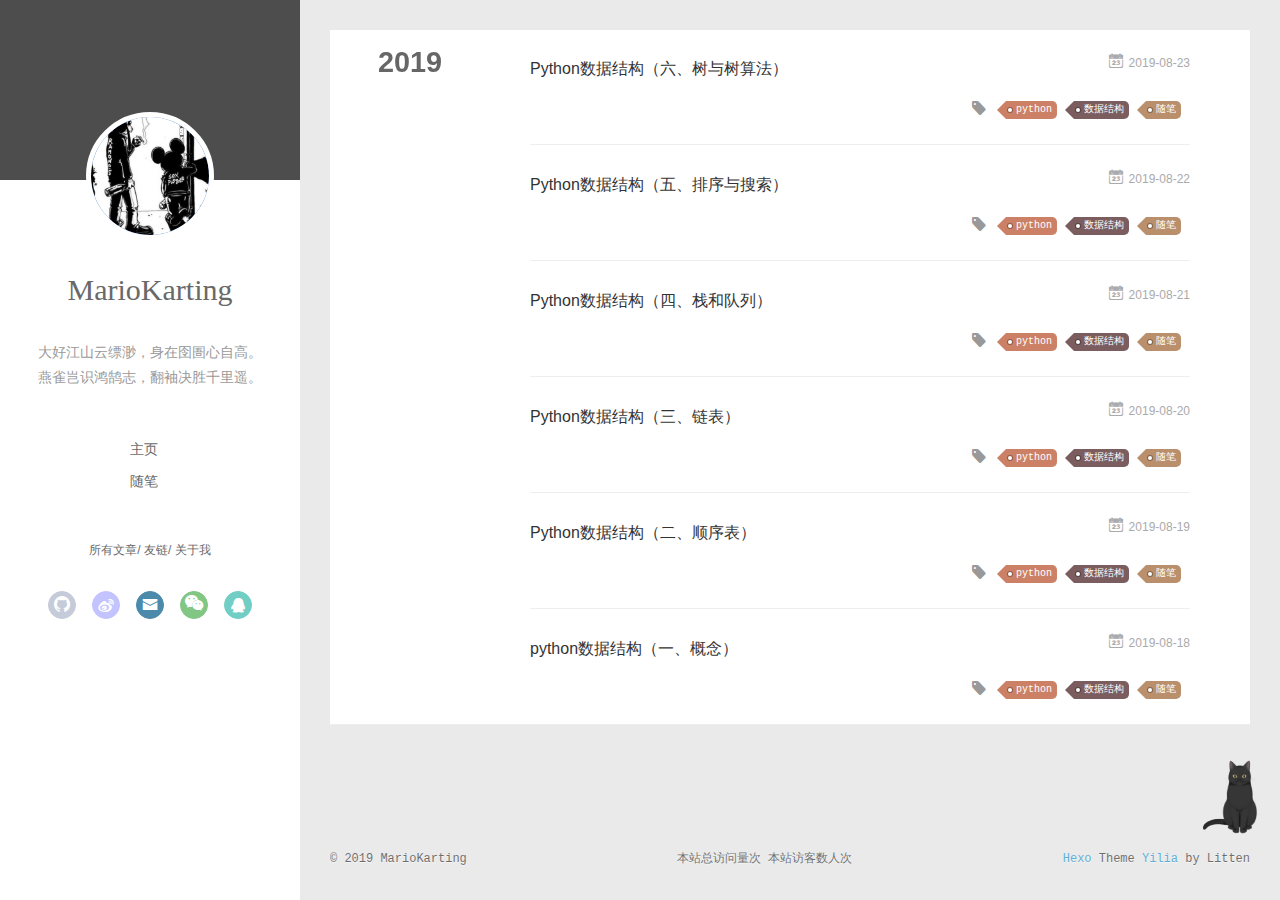
<file: archives/2019/08/index.html>
<!DOCTYPE html>
<html>
<head><meta name="generator" content="Hexo 3.9.0">
   
  <meta charset="utf-8">
  
  <meta name="renderer" content="webkit">
  <meta http-equiv="X-UA-Compatible" content="IE=edge">
  <link rel="dns-prefetch" href="http://www.mariokarting.com">
  <title>Archives: 2019/8 | MarioKarting ‘s blog</title>
  <meta name="viewport" content="width=device-width, initial-scale=1, maximum-scale=1">
  <meta name="description" content="本科，python后端开发，数据挖掘，CV,NPL">
<meta name="keywords" content="python">
<meta property="og:type" content="website">
<meta property="og:title" content="MarioKarting ‘s blog">
<meta property="og:url" content="http://www.mariokarting.com/archives/2019/08/index.html">
<meta property="og:site_name" content="MarioKarting ‘s blog">
<meta property="og:description" content="本科，python后端开发，数据挖掘，CV,NPL">
<meta property="og:locale" content="default">
<meta name="twitter:card" content="summary">
<meta name="twitter:title" content="MarioKarting ‘s blog">
<meta name="twitter:description" content="本科，python后端开发，数据挖掘，CV,NPL">
  
  
    <link rel="icon" href="/assets/img/favicon.ico">
  
  <link rel="stylesheet" type="text/css" href="/./main.0cf68a.css">
  <style type="text/css">
  
    #container.show {
      background: linear-gradient(200deg,#a0cfe4,#e8c37e);
    }
  </style>
  

  
<script>
var _hmt = _hmt || [];
(function() {
	var hm = document.createElement("script");
	hm.src = "https://hm.baidu.com/hm.js?7acb1b5ad334cf361ae55d4d244d6635";
	var s = document.getElementsByTagName("script")[0]; 
	s.parentNode.insertBefore(hm, s);
})();
</script>



  <!-- < link rel="stylesheet" href="https://oindk07nf.qnssl.com/atom-one-dark.css" media="screen" type="text/css" > -->
</head>
</html>
<body>
  <div id="container" q-class="show:isCtnShow">
    <canvas id="anm-canvas" class="anm-canvas"></canvas>
    <div class="left-col" q-class="show:isShow">
      
<div class="overlay" style="background: #4d4d4d"></div>
<div class="intrude-less">
	<header id="header" class="inner">
		<a href="/" class="profilepic">
			<img src="/assets/blog_head_image/mc.jpg" class="js-avatar">
		</a>
		<hgroup>
		  <h1 class="header-author"><a href="/">MarioKarting</a></h1>
		</hgroup>
		
		<p class="header-subtitle">大好江山云缥渺，身在囹圄心自高。燕雀岂识鸿鹄志，翻袖决胜千里遥。</p>
		

		<nav class="header-menu">
			<ul>
			
				<li><a href="/">主页</a></li>
	        
				<li><a href="/tags/随笔">随笔</a></li>
	        
			</ul>
		</nav>
		<nav class="header-smart-menu">
    		
    			
    			<a q-on="click: openSlider(e, 'innerArchive')" href="javascript:void(0)">所有文章</a>
    			
            
    			
    			<a q-on="click: openSlider(e, 'friends')" href="javascript:void(0)">友链</a>
    			
            
    			
    			<a q-on="click: openSlider(e, 'aboutme')" href="javascript:void(0)">关于我</a>
    			
            
		</nav>
		<nav class="header-nav">
			<div class="social">
				
					<a class="github" target="_blank" href="https://github.com/MarioKarting" title="github"><i class="icon-github"></i></a>
		        
					<a class="weibo" target="_blank" href="https://weibo.com/u/5062828400" title="weibo"><i class="icon-weibo"></i></a>
		        
					<a class="mail" target="_blank" href="mailto:mclishuncheng@gmail.com" title="mail"><i class="icon-mail"></i></a>
		        
					<a class="weixin" target="_blank" href="http://pvw79kev4.bkt.clouddn.com/weixin_ff.jpg" title="weixin"><i class="icon-weixin"></i></a>
		        
					<a class="qq" target="_blank" href="http://pvw79kev4.bkt.clouddn.com/qq_ff.jpg" title="qq"><i class="icon-qq"></i></a>
		        
			</div>
		</nav>
	</header>		
</div>

    </div>
    <div class="mid-col" q-class="show:isShow,hide:isShow|isFalse">
      
<nav id="mobile-nav">
  	<div class="overlay js-overlay" style="background: #4d4d4d"></div>
	<div class="btnctn js-mobile-btnctn">
  		<div class="slider-trigger list" q-on="click: openSlider(e)"><i class="icon icon-sort"></i></div>
	</div>
	<div class="intrude-less">
		<header id="header" class="inner">
			<div class="profilepic">
				<img src="/assets/blog_head_image/mc.jpg" class="js-avatar">
			</div>
			<hgroup>
			  <h1 class="header-author js-header-author">MarioKarting</h1>
			</hgroup>
			
			<p class="header-subtitle"><i class="icon icon-quo-left"></i>大好江山云缥渺，身在囹圄心自高。燕雀岂识鸿鹄志，翻袖决胜千里遥。<i class="icon icon-quo-right"></i></p>
			
			
			
				
			
				
			
			
			
			<nav class="header-nav">
				<div class="social">
					
						<a class="github" target="_blank" href="https://github.com/MarioKarting" title="github"><i class="icon-github"></i></a>
			        
						<a class="weibo" target="_blank" href="https://weibo.com/u/5062828400" title="weibo"><i class="icon-weibo"></i></a>
			        
						<a class="mail" target="_blank" href="mailto:mclishuncheng@gmail.com" title="mail"><i class="icon-mail"></i></a>
			        
						<a class="weixin" target="_blank" href="http://pvw79kev4.bkt.clouddn.com/weixin_ff.jpg" title="weixin"><i class="icon-weixin"></i></a>
			        
						<a class="qq" target="_blank" href="http://pvw79kev4.bkt.clouddn.com/qq_ff.jpg" title="qq"><i class="icon-qq"></i></a>
			        
				</div>
			</nav>

			<nav class="header-menu js-header-menu">
				<ul style="width: 50%">
				
				
					<li style="width: 50%"><a href="/">主页</a></li>
		        
					<li style="width: 50%"><a href="/tags/随笔">随笔</a></li>
		        
				</ul>
			</nav>
		</header>				
	</div>
	<div class="mobile-mask" style="display:none" q-show="isShow"></div>
</nav>

      <div id="wrapper" class="body-wrap">
        <div class="menu-l">
          <div class="canvas-wrap">
            <canvas data-colors="#eaeaea" data-sectionHeight="100" data-contentId="js-content" id="myCanvas1" class="anm-canvas"></canvas>
          </div>
          <div id="js-content" class="content-ll">
            
  
  
    
    
      
      
      <section class="archives-wrap">
        <div class="archive-year-wrap">
          <a href="/archives/2019" class="archive-year">2019</a>
        </div>
        <div class="archives">
    
    <article class="archive-article archive-type-post">
  <div class="archive-article-inner">
    <header class="archive-article-header">
      	<div class="article-meta">
	      	<a href="/2019/08/23/data_structure_06/" class="archive-article-date">
  	<time datetime="2019-08-23T21:30:00.000Z" itemprop="datePublished"><i class="icon-calendar icon"></i>2019-08-23</time>
</a>
        </div>
    	 
  
    <h1 itemprop="name">
      <a class="archive-article-title" href="/2019/08/23/data_structure_06/">Python数据结构（六、树与树算法）</a>
    </h1>
  

        <div class="article-info info-on-right">
          
	<div class="article-tag tagcloud">
		<i class="icon-price-tags icon"></i>
		<ul class="article-tag-list">
			 
        		<li class="article-tag-list-item">
        			<a href="javascript:void(0)" class="js-tag article-tag-list-link color2">python</a>
        		</li>
      		 
        		<li class="article-tag-list-item">
        			<a href="javascript:void(0)" class="js-tag article-tag-list-link color5">数据结构</a>
        		</li>
      		 
        		<li class="article-tag-list-item">
        			<a href="javascript:void(0)" class="js-tag article-tag-list-link color3">随笔</a>
        		</li>
      		
		</ul>
	</div>

          

        </div>
        <div class="clearfix"></div>
    </header>
  </div>
</article>
  
    
    
    <article class="archive-article archive-type-post">
  <div class="archive-article-inner">
    <header class="archive-article-header">
      	<div class="article-meta">
	      	<a href="/2019/08/22/data_structure_05/" class="archive-article-date">
  	<time datetime="2019-08-22T16:30:00.000Z" itemprop="datePublished"><i class="icon-calendar icon"></i>2019-08-22</time>
</a>
        </div>
    	 
  
    <h1 itemprop="name">
      <a class="archive-article-title" href="/2019/08/22/data_structure_05/">Python数据结构（五、排序与搜索）</a>
    </h1>
  

        <div class="article-info info-on-right">
          
	<div class="article-tag tagcloud">
		<i class="icon-price-tags icon"></i>
		<ul class="article-tag-list">
			 
        		<li class="article-tag-list-item">
        			<a href="javascript:void(0)" class="js-tag article-tag-list-link color2">python</a>
        		</li>
      		 
        		<li class="article-tag-list-item">
        			<a href="javascript:void(0)" class="js-tag article-tag-list-link color5">数据结构</a>
        		</li>
      		 
        		<li class="article-tag-list-item">
        			<a href="javascript:void(0)" class="js-tag article-tag-list-link color3">随笔</a>
        		</li>
      		
		</ul>
	</div>

          

        </div>
        <div class="clearfix"></div>
    </header>
  </div>
</article>
  
    
    
    <article class="archive-article archive-type-post">
  <div class="archive-article-inner">
    <header class="archive-article-header">
      	<div class="article-meta">
	      	<a href="/2019/08/21/data_structure_04/" class="archive-article-date">
  	<time datetime="2019-08-22T00:30:00.000Z" itemprop="datePublished"><i class="icon-calendar icon"></i>2019-08-21</time>
</a>
        </div>
    	 
  
    <h1 itemprop="name">
      <a class="archive-article-title" href="/2019/08/21/data_structure_04/">Python数据结构（四、栈和队列）</a>
    </h1>
  

        <div class="article-info info-on-right">
          
	<div class="article-tag tagcloud">
		<i class="icon-price-tags icon"></i>
		<ul class="article-tag-list">
			 
        		<li class="article-tag-list-item">
        			<a href="javascript:void(0)" class="js-tag article-tag-list-link color2">python</a>
        		</li>
      		 
        		<li class="article-tag-list-item">
        			<a href="javascript:void(0)" class="js-tag article-tag-list-link color5">数据结构</a>
        		</li>
      		 
        		<li class="article-tag-list-item">
        			<a href="javascript:void(0)" class="js-tag article-tag-list-link color3">随笔</a>
        		</li>
      		
		</ul>
	</div>

          

        </div>
        <div class="clearfix"></div>
    </header>
  </div>
</article>
  
    
    
    <article class="archive-article archive-type-post">
  <div class="archive-article-inner">
    <header class="archive-article-header">
      	<div class="article-meta">
	      	<a href="/2019/08/20/data_structure_03/" class="archive-article-date">
  	<time datetime="2019-08-20T21:36:00.000Z" itemprop="datePublished"><i class="icon-calendar icon"></i>2019-08-20</time>
</a>
        </div>
    	 
  
    <h1 itemprop="name">
      <a class="archive-article-title" href="/2019/08/20/data_structure_03/">Python数据结构（三、链表）</a>
    </h1>
  

        <div class="article-info info-on-right">
          
	<div class="article-tag tagcloud">
		<i class="icon-price-tags icon"></i>
		<ul class="article-tag-list">
			 
        		<li class="article-tag-list-item">
        			<a href="javascript:void(0)" class="js-tag article-tag-list-link color2">python</a>
        		</li>
      		 
        		<li class="article-tag-list-item">
        			<a href="javascript:void(0)" class="js-tag article-tag-list-link color5">数据结构</a>
        		</li>
      		 
        		<li class="article-tag-list-item">
        			<a href="javascript:void(0)" class="js-tag article-tag-list-link color3">随笔</a>
        		</li>
      		
		</ul>
	</div>

          

        </div>
        <div class="clearfix"></div>
    </header>
  </div>
</article>
  
    
    
    <article class="archive-article archive-type-post">
  <div class="archive-article-inner">
    <header class="archive-article-header">
      	<div class="article-meta">
	      	<a href="/2019/08/19/data_structure_02/" class="archive-article-date">
  	<time datetime="2019-08-20T00:36:00.000Z" itemprop="datePublished"><i class="icon-calendar icon"></i>2019-08-19</time>
</a>
        </div>
    	 
  
    <h1 itemprop="name">
      <a class="archive-article-title" href="/2019/08/19/data_structure_02/">Python数据结构（二、顺序表）</a>
    </h1>
  

        <div class="article-info info-on-right">
          
	<div class="article-tag tagcloud">
		<i class="icon-price-tags icon"></i>
		<ul class="article-tag-list">
			 
        		<li class="article-tag-list-item">
        			<a href="javascript:void(0)" class="js-tag article-tag-list-link color2">python</a>
        		</li>
      		 
        		<li class="article-tag-list-item">
        			<a href="javascript:void(0)" class="js-tag article-tag-list-link color5">数据结构</a>
        		</li>
      		 
        		<li class="article-tag-list-item">
        			<a href="javascript:void(0)" class="js-tag article-tag-list-link color3">随笔</a>
        		</li>
      		
		</ul>
	</div>

          

        </div>
        <div class="clearfix"></div>
    </header>
  </div>
</article>
  
    
    
    <article class="archive-article archive-type-post">
  <div class="archive-article-inner">
    <header class="archive-article-header">
      	<div class="article-meta">
	      	<a href="/2019/08/18/data_structure_01/" class="archive-article-date">
  	<time datetime="2019-08-18T07:15:00.000Z" itemprop="datePublished"><i class="icon-calendar icon"></i>2019-08-18</time>
</a>
        </div>
    	 
  
    <h1 itemprop="name">
      <a class="archive-article-title" href="/2019/08/18/data_structure_01/">python数据结构（一、概念）</a>
    </h1>
  

        <div class="article-info info-on-right">
          
	<div class="article-tag tagcloud">
		<i class="icon-price-tags icon"></i>
		<ul class="article-tag-list">
			 
        		<li class="article-tag-list-item">
        			<a href="javascript:void(0)" class="js-tag article-tag-list-link color2">python</a>
        		</li>
      		 
        		<li class="article-tag-list-item">
        			<a href="javascript:void(0)" class="js-tag article-tag-list-link color5">数据结构</a>
        		</li>
      		 
        		<li class="article-tag-list-item">
        			<a href="javascript:void(0)" class="js-tag article-tag-list-link color3">随笔</a>
        		</li>
      		
		</ul>
	</div>

          

        </div>
        <div class="clearfix"></div>
    </header>
  </div>
</article>
  
  
    </div></section>
  

    


          </div>
        </div>
      </div>
      <footer id="footer">
  <div class="outer">
    <div id="footer-info">
    	<div class="footer-left">
    		&copy; 2019 MarioKarting
    	</div>
		<div>
				<script type="text/javascript">var cnzz_protocol = (("https:" == document.location.protocol) ? "https://" : "http://");document.write(unescape("%3Cspan id='cnzz_stat_icon_1277917311'%3E%3C/span%3E%3Cscript src='" + cnzz_protocol + "v1.cnzz.com/z_stat.php%3Fid%3D1277917311%26online%3D1%26show%3Dline' type='text/javascript'%3E%3C/script%3E"));</script>
		</div>

      	<div class="footer-right">
      		<a href="http://hexo.io/" target="_blank">Hexo</a>  Theme <a href="https://github.com/litten/hexo-theme-yilia" target="_blank">Yilia</a> by Litten
      	</div>
    </div>
  </div>
  <div calss="count-span">
	<span id="busuanzi_container_site_pv">
		本站总访问量<span id="busuanzi_value_site_pv"></span>次
	</span>
	<span id="busuanzi_container_site_uv">
		本站访客数<span id="busuanzi_value_site_uv"></span>人次
	  </span>
  </div>
</footer>
<script async src="//busuanzi.ibruce.info/busuanzi/2.3/busuanzi.pure.mini.js"></script>
    </div>
    <script>
	var yiliaConfig = {
		mathjax: false,
		isHome: false,
		isPost: false,
		isArchive: true,
		isTag: false,
		isCategory: false,
		open_in_new: true,
		toc_hide_index: true,
		root: "/",
		innerArchive: true,
		showTags: false
	}
</script>

<script>!function(t){function n(e){if(r[e])return r[e].exports;var i=r[e]={exports:{},id:e,loaded:!1};return t[e].call(i.exports,i,i.exports,n),i.loaded=!0,i.exports}var r={};n.m=t,n.c=r,n.p="./",n(0)}([function(t,n,r){r(195),t.exports=r(191)},function(t,n,r){var e=r(3),i=r(52),o=r(27),u=r(28),c=r(53),f="prototype",a=function(t,n,r){var s,l,h,v,p=t&a.F,d=t&a.G,y=t&a.S,g=t&a.P,b=t&a.B,m=d?e:y?e[n]||(e[n]={}):(e[n]||{})[f],x=d?i:i[n]||(i[n]={}),w=x[f]||(x[f]={});d&&(r=n);for(s in r)l=!p&&m&&void 0!==m[s],h=(l?m:r)[s],v=b&&l?c(h,e):g&&"function"==typeof h?c(Function.call,h):h,m&&u(m,s,h,t&a.U),x[s]!=h&&o(x,s,v),g&&w[s]!=h&&(w[s]=h)};e.core=i,a.F=1,a.G=2,a.S=4,a.P=8,a.B=16,a.W=32,a.U=64,a.R=128,t.exports=a},function(t,n,r){var e=r(6);t.exports=function(t){if(!e(t))throw TypeError(t+" is not an object!");return t}},function(t,n){var r=t.exports="undefined"!=typeof window&&window.Math==Math?window:"undefined"!=typeof self&&self.Math==Math?self:Function("return this")();"number"==typeof __g&&(__g=r)},function(t,n){t.exports=function(t){try{return!!t()}catch(t){return!0}}},function(t,n){var r=t.exports="undefined"!=typeof window&&window.Math==Math?window:"undefined"!=typeof self&&self.Math==Math?self:Function("return this")();"number"==typeof __g&&(__g=r)},function(t,n){t.exports=function(t){return"object"==typeof t?null!==t:"function"==typeof t}},function(t,n,r){var e=r(126)("wks"),i=r(76),o=r(3).Symbol,u="function"==typeof o;(t.exports=function(t){return e[t]||(e[t]=u&&o[t]||(u?o:i)("Symbol."+t))}).store=e},function(t,n){var r={}.hasOwnProperty;t.exports=function(t,n){return r.call(t,n)}},function(t,n,r){var e=r(94),i=r(33);t.exports=function(t){return e(i(t))}},function(t,n,r){t.exports=!r(4)(function(){return 7!=Object.defineProperty({},"a",{get:function(){return 7}}).a})},function(t,n,r){var e=r(2),i=r(167),o=r(50),u=Object.defineProperty;n.f=r(10)?Object.defineProperty:function(t,n,r){if(e(t),n=o(n,!0),e(r),i)try{return u(t,n,r)}catch(t){}if("get"in r||"set"in r)throw TypeError("Accessors not supported!");return"value"in r&&(t[n]=r.value),t}},function(t,n,r){t.exports=!r(18)(function(){return 7!=Object.defineProperty({},"a",{get:function(){return 7}}).a})},function(t,n,r){var e=r(14),i=r(22);t.exports=r(12)?function(t,n,r){return e.f(t,n,i(1,r))}:function(t,n,r){return t[n]=r,t}},function(t,n,r){var e=r(20),i=r(58),o=r(42),u=Object.defineProperty;n.f=r(12)?Object.defineProperty:function(t,n,r){if(e(t),n=o(n,!0),e(r),i)try{return u(t,n,r)}catch(t){}if("get"in r||"set"in r)throw TypeError("Accessors not supported!");return"value"in r&&(t[n]=r.value),t}},function(t,n,r){var e=r(40)("wks"),i=r(23),o=r(5).Symbol,u="function"==typeof o;(t.exports=function(t){return e[t]||(e[t]=u&&o[t]||(u?o:i)("Symbol."+t))}).store=e},function(t,n,r){var e=r(67),i=Math.min;t.exports=function(t){return t>0?i(e(t),9007199254740991):0}},function(t,n,r){var e=r(46);t.exports=function(t){return Object(e(t))}},function(t,n){t.exports=function(t){try{return!!t()}catch(t){return!0}}},function(t,n,r){var e=r(63),i=r(34);t.exports=Object.keys||function(t){return e(t,i)}},function(t,n,r){var e=r(21);t.exports=function(t){if(!e(t))throw TypeError(t+" is not an object!");return t}},function(t,n){t.exports=function(t){return"object"==typeof t?null!==t:"function"==typeof t}},function(t,n){t.exports=function(t,n){return{enumerable:!(1&t),configurable:!(2&t),writable:!(4&t),value:n}}},function(t,n){var r=0,e=Math.random();t.exports=function(t){return"Symbol(".concat(void 0===t?"":t,")_",(++r+e).toString(36))}},function(t,n){var r={}.hasOwnProperty;t.exports=function(t,n){return r.call(t,n)}},function(t,n){var r=t.exports={version:"2.4.0"};"number"==typeof __e&&(__e=r)},function(t,n){t.exports=function(t){if("function"!=typeof t)throw TypeError(t+" is not a function!");return t}},function(t,n,r){var e=r(11),i=r(66);t.exports=r(10)?function(t,n,r){return e.f(t,n,i(1,r))}:function(t,n,r){return t[n]=r,t}},function(t,n,r){var e=r(3),i=r(27),o=r(24),u=r(76)("src"),c="toString",f=Function[c],a=(""+f).split(c);r(52).inspectSource=function(t){return f.call(t)},(t.exports=function(t,n,r,c){var f="function"==typeof r;f&&(o(r,"name")||i(r,"name",n)),t[n]!==r&&(f&&(o(r,u)||i(r,u,t[n]?""+t[n]:a.join(String(n)))),t===e?t[n]=r:c?t[n]?t[n]=r:i(t,n,r):(delete t[n],i(t,n,r)))})(Function.prototype,c,function(){return"function"==typeof this&&this[u]||f.call(this)})},function(t,n,r){var e=r(1),i=r(4),o=r(46),u=function(t,n,r,e){var i=String(o(t)),u="<"+n;return""!==r&&(u+=" "+r+'="'+String(e).replace(/"/g,"&quot;")+'"'),u+">"+i+"</"+n+">"};t.exports=function(t,n){var r={};r[t]=n(u),e(e.P+e.F*i(function(){var n=""[t]('"');return n!==n.toLowerCase()||n.split('"').length>3}),"String",r)}},function(t,n,r){var e=r(115),i=r(46);t.exports=function(t){return e(i(t))}},function(t,n,r){var e=r(116),i=r(66),o=r(30),u=r(50),c=r(24),f=r(167),a=Object.getOwnPropertyDescriptor;n.f=r(10)?a:function(t,n){if(t=o(t),n=u(n,!0),f)try{return a(t,n)}catch(t){}if(c(t,n))return i(!e.f.call(t,n),t[n])}},function(t,n,r){var e=r(24),i=r(17),o=r(145)("IE_PROTO"),u=Object.prototype;t.exports=Object.getPrototypeOf||function(t){return t=i(t),e(t,o)?t[o]:"function"==typeof t.constructor&&t instanceof t.constructor?t.constructor.prototype:t instanceof Object?u:null}},function(t,n){t.exports=function(t){if(void 0==t)throw TypeError("Can't call method on  "+t);return t}},function(t,n){t.exports="constructor,hasOwnProperty,isPrototypeOf,propertyIsEnumerable,toLocaleString,toString,valueOf".split(",")},function(t,n){t.exports={}},function(t,n){t.exports=!0},function(t,n){n.f={}.propertyIsEnumerable},function(t,n,r){var e=r(14).f,i=r(8),o=r(15)("toStringTag");t.exports=function(t,n,r){t&&!i(t=r?t:t.prototype,o)&&e(t,o,{configurable:!0,value:n})}},function(t,n,r){var e=r(40)("keys"),i=r(23);t.exports=function(t){return e[t]||(e[t]=i(t))}},function(t,n,r){var e=r(5),i="__core-js_shared__",o=e[i]||(e[i]={});t.exports=function(t){return o[t]||(o[t]={})}},function(t,n){var r=Math.ceil,e=Math.floor;t.exports=function(t){return isNaN(t=+t)?0:(t>0?e:r)(t)}},function(t,n,r){var e=r(21);t.exports=function(t,n){if(!e(t))return t;var r,i;if(n&&"function"==typeof(r=t.toString)&&!e(i=r.call(t)))return i;if("function"==typeof(r=t.valueOf)&&!e(i=r.call(t)))return i;if(!n&&"function"==typeof(r=t.toString)&&!e(i=r.call(t)))return i;throw TypeError("Can't convert object to primitive value")}},function(t,n,r){var e=r(5),i=r(25),o=r(36),u=r(44),c=r(14).f;t.exports=function(t){var n=i.Symbol||(i.Symbol=o?{}:e.Symbol||{});"_"==t.charAt(0)||t in n||c(n,t,{value:u.f(t)})}},function(t,n,r){n.f=r(15)},function(t,n){var r={}.toString;t.exports=function(t){return r.call(t).slice(8,-1)}},function(t,n){t.exports=function(t){if(void 0==t)throw TypeError("Can't call method on  "+t);return t}},function(t,n,r){var e=r(4);t.exports=function(t,n){return!!t&&e(function(){n?t.call(null,function(){},1):t.call(null)})}},function(t,n,r){var e=r(53),i=r(115),o=r(17),u=r(16),c=r(203);t.exports=function(t,n){var r=1==t,f=2==t,a=3==t,s=4==t,l=6==t,h=5==t||l,v=n||c;return function(n,c,p){for(var d,y,g=o(n),b=i(g),m=e(c,p,3),x=u(b.length),w=0,S=r?v(n,x):f?v(n,0):void 0;x>w;w++)if((h||w in b)&&(d=b[w],y=m(d,w,g),t))if(r)S[w]=y;else if(y)switch(t){case 3:return!0;case 5:return d;case 6:return w;case 2:S.push(d)}else if(s)return!1;return l?-1:a||s?s:S}}},function(t,n,r){var e=r(1),i=r(52),o=r(4);t.exports=function(t,n){var r=(i.Object||{})[t]||Object[t],u={};u[t]=n(r),e(e.S+e.F*o(function(){r(1)}),"Object",u)}},function(t,n,r){var e=r(6);t.exports=function(t,n){if(!e(t))return t;var r,i;if(n&&"function"==typeof(r=t.toString)&&!e(i=r.call(t)))return i;if("function"==typeof(r=t.valueOf)&&!e(i=r.call(t)))return i;if(!n&&"function"==typeof(r=t.toString)&&!e(i=r.call(t)))return i;throw TypeError("Can't convert object to primitive value")}},function(t,n,r){var e=r(5),i=r(25),o=r(91),u=r(13),c="prototype",f=function(t,n,r){var a,s,l,h=t&f.F,v=t&f.G,p=t&f.S,d=t&f.P,y=t&f.B,g=t&f.W,b=v?i:i[n]||(i[n]={}),m=b[c],x=v?e:p?e[n]:(e[n]||{})[c];v&&(r=n);for(a in r)(s=!h&&x&&void 0!==x[a])&&a in b||(l=s?x[a]:r[a],b[a]=v&&"function"!=typeof x[a]?r[a]:y&&s?o(l,e):g&&x[a]==l?function(t){var n=function(n,r,e){if(this instanceof t){switch(arguments.length){case 0:return new t;case 1:return new t(n);case 2:return new t(n,r)}return new t(n,r,e)}return t.apply(this,arguments)};return n[c]=t[c],n}(l):d&&"function"==typeof l?o(Function.call,l):l,d&&((b.virtual||(b.virtual={}))[a]=l,t&f.R&&m&&!m[a]&&u(m,a,l)))};f.F=1,f.G=2,f.S=4,f.P=8,f.B=16,f.W=32,f.U=64,f.R=128,t.exports=f},function(t,n){var r=t.exports={version:"2.4.0"};"number"==typeof __e&&(__e=r)},function(t,n,r){var e=r(26);t.exports=function(t,n,r){if(e(t),void 0===n)return t;switch(r){case 1:return function(r){return t.call(n,r)};case 2:return function(r,e){return t.call(n,r,e)};case 3:return function(r,e,i){return t.call(n,r,e,i)}}return function(){return t.apply(n,arguments)}}},function(t,n,r){var e=r(183),i=r(1),o=r(126)("metadata"),u=o.store||(o.store=new(r(186))),c=function(t,n,r){var i=u.get(t);if(!i){if(!r)return;u.set(t,i=new e)}var o=i.get(n);if(!o){if(!r)return;i.set(n,o=new e)}return o},f=function(t,n,r){var e=c(n,r,!1);return void 0!==e&&e.has(t)},a=function(t,n,r){var e=c(n,r,!1);return void 0===e?void 0:e.get(t)},s=function(t,n,r,e){c(r,e,!0).set(t,n)},l=function(t,n){var r=c(t,n,!1),e=[];return r&&r.forEach(function(t,n){e.push(n)}),e},h=function(t){return void 0===t||"symbol"==typeof t?t:String(t)},v=function(t){i(i.S,"Reflect",t)};t.exports={store:u,map:c,has:f,get:a,set:s,keys:l,key:h,exp:v}},function(t,n,r){"use strict";if(r(10)){var e=r(69),i=r(3),o=r(4),u=r(1),c=r(127),f=r(152),a=r(53),s=r(68),l=r(66),h=r(27),v=r(73),p=r(67),d=r(16),y=r(75),g=r(50),b=r(24),m=r(180),x=r(114),w=r(6),S=r(17),_=r(137),O=r(70),E=r(32),P=r(71).f,j=r(154),F=r(76),M=r(7),A=r(48),N=r(117),T=r(146),I=r(155),k=r(80),L=r(123),R=r(74),C=r(130),D=r(160),U=r(11),W=r(31),G=U.f,B=W.f,V=i.RangeError,z=i.TypeError,q=i.Uint8Array,K="ArrayBuffer",J="Shared"+K,Y="BYTES_PER_ELEMENT",H="prototype",$=Array[H],X=f.ArrayBuffer,Q=f.DataView,Z=A(0),tt=A(2),nt=A(3),rt=A(4),et=A(5),it=A(6),ot=N(!0),ut=N(!1),ct=I.values,ft=I.keys,at=I.entries,st=$.lastIndexOf,lt=$.reduce,ht=$.reduceRight,vt=$.join,pt=$.sort,dt=$.slice,yt=$.toString,gt=$.toLocaleString,bt=M("iterator"),mt=M("toStringTag"),xt=F("typed_constructor"),wt=F("def_constructor"),St=c.CONSTR,_t=c.TYPED,Ot=c.VIEW,Et="Wrong length!",Pt=A(1,function(t,n){return Tt(T(t,t[wt]),n)}),jt=o(function(){return 1===new q(new Uint16Array([1]).buffer)[0]}),Ft=!!q&&!!q[H].set&&o(function(){new q(1).set({})}),Mt=function(t,n){if(void 0===t)throw z(Et);var r=+t,e=d(t);if(n&&!m(r,e))throw V(Et);return e},At=function(t,n){var r=p(t);if(r<0||r%n)throw V("Wrong offset!");return r},Nt=function(t){if(w(t)&&_t in t)return t;throw z(t+" is not a typed array!")},Tt=function(t,n){if(!(w(t)&&xt in t))throw z("It is not a typed array constructor!");return new t(n)},It=function(t,n){return kt(T(t,t[wt]),n)},kt=function(t,n){for(var r=0,e=n.length,i=Tt(t,e);e>r;)i[r]=n[r++];return i},Lt=function(t,n,r){G(t,n,{get:function(){return this._d[r]}})},Rt=function(t){var n,r,e,i,o,u,c=S(t),f=arguments.length,s=f>1?arguments[1]:void 0,l=void 0!==s,h=j(c);if(void 0!=h&&!_(h)){for(u=h.call(c),e=[],n=0;!(o=u.next()).done;n++)e.push(o.value);c=e}for(l&&f>2&&(s=a(s,arguments[2],2)),n=0,r=d(c.length),i=Tt(this,r);r>n;n++)i[n]=l?s(c[n],n):c[n];return i},Ct=function(){for(var t=0,n=arguments.length,r=Tt(this,n);n>t;)r[t]=arguments[t++];return r},Dt=!!q&&o(function(){gt.call(new q(1))}),Ut=function(){return gt.apply(Dt?dt.call(Nt(this)):Nt(this),arguments)},Wt={copyWithin:function(t,n){return D.call(Nt(this),t,n,arguments.length>2?arguments[2]:void 0)},every:function(t){return rt(Nt(this),t,arguments.length>1?arguments[1]:void 0)},fill:function(t){return C.apply(Nt(this),arguments)},filter:function(t){return It(this,tt(Nt(this),t,arguments.length>1?arguments[1]:void 0))},find:function(t){return et(Nt(this),t,arguments.length>1?arguments[1]:void 0)},findIndex:function(t){return it(Nt(this),t,arguments.length>1?arguments[1]:void 0)},forEach:function(t){Z(Nt(this),t,arguments.length>1?arguments[1]:void 0)},indexOf:function(t){return ut(Nt(this),t,arguments.length>1?arguments[1]:void 0)},includes:function(t){return ot(Nt(this),t,arguments.length>1?arguments[1]:void 0)},join:function(t){return vt.apply(Nt(this),arguments)},lastIndexOf:function(t){return st.apply(Nt(this),arguments)},map:function(t){return Pt(Nt(this),t,arguments.length>1?arguments[1]:void 0)},reduce:function(t){return lt.apply(Nt(this),arguments)},reduceRight:function(t){return ht.apply(Nt(this),arguments)},reverse:function(){for(var t,n=this,r=Nt(n).length,e=Math.floor(r/2),i=0;i<e;)t=n[i],n[i++]=n[--r],n[r]=t;return n},some:function(t){return nt(Nt(this),t,arguments.length>1?arguments[1]:void 0)},sort:function(t){return pt.call(Nt(this),t)},subarray:function(t,n){var r=Nt(this),e=r.length,i=y(t,e);return new(T(r,r[wt]))(r.buffer,r.byteOffset+i*r.BYTES_PER_ELEMENT,d((void 0===n?e:y(n,e))-i))}},Gt=function(t,n){return It(this,dt.call(Nt(this),t,n))},Bt=function(t){Nt(this);var n=At(arguments[1],1),r=this.length,e=S(t),i=d(e.length),o=0;if(i+n>r)throw V(Et);for(;o<i;)this[n+o]=e[o++]},Vt={entries:function(){return at.call(Nt(this))},keys:function(){return ft.call(Nt(this))},values:function(){return ct.call(Nt(this))}},zt=function(t,n){return w(t)&&t[_t]&&"symbol"!=typeof n&&n in t&&String(+n)==String(n)},qt=function(t,n){return zt(t,n=g(n,!0))?l(2,t[n]):B(t,n)},Kt=function(t,n,r){return!(zt(t,n=g(n,!0))&&w(r)&&b(r,"value"))||b(r,"get")||b(r,"set")||r.configurable||b(r,"writable")&&!r.writable||b(r,"enumerable")&&!r.enumerable?G(t,n,r):(t[n]=r.value,t)};St||(W.f=qt,U.f=Kt),u(u.S+u.F*!St,"Object",{getOwnPropertyDescriptor:qt,defineProperty:Kt}),o(function(){yt.call({})})&&(yt=gt=function(){return vt.call(this)});var Jt=v({},Wt);v(Jt,Vt),h(Jt,bt,Vt.values),v(Jt,{slice:Gt,set:Bt,constructor:function(){},toString:yt,toLocaleString:Ut}),Lt(Jt,"buffer","b"),Lt(Jt,"byteOffset","o"),Lt(Jt,"byteLength","l"),Lt(Jt,"length","e"),G(Jt,mt,{get:function(){return this[_t]}}),t.exports=function(t,n,r,f){f=!!f;var a=t+(f?"Clamped":"")+"Array",l="Uint8Array"!=a,v="get"+t,p="set"+t,y=i[a],g=y||{},b=y&&E(y),m=!y||!c.ABV,S={},_=y&&y[H],j=function(t,r){var e=t._d;return e.v[v](r*n+e.o,jt)},F=function(t,r,e){var i=t._d;f&&(e=(e=Math.round(e))<0?0:e>255?255:255&e),i.v[p](r*n+i.o,e,jt)},M=function(t,n){G(t,n,{get:function(){return j(this,n)},set:function(t){return F(this,n,t)},enumerable:!0})};m?(y=r(function(t,r,e,i){s(t,y,a,"_d");var o,u,c,f,l=0,v=0;if(w(r)){if(!(r instanceof X||(f=x(r))==K||f==J))return _t in r?kt(y,r):Rt.call(y,r);o=r,v=At(e,n);var p=r.byteLength;if(void 0===i){if(p%n)throw V(Et);if((u=p-v)<0)throw V(Et)}else if((u=d(i)*n)+v>p)throw V(Et);c=u/n}else c=Mt(r,!0),u=c*n,o=new X(u);for(h(t,"_d",{b:o,o:v,l:u,e:c,v:new Q(o)});l<c;)M(t,l++)}),_=y[H]=O(Jt),h(_,"constructor",y)):L(function(t){new y(null),new y(t)},!0)||(y=r(function(t,r,e,i){s(t,y,a);var o;return w(r)?r instanceof X||(o=x(r))==K||o==J?void 0!==i?new g(r,At(e,n),i):void 0!==e?new g(r,At(e,n)):new g(r):_t in r?kt(y,r):Rt.call(y,r):new g(Mt(r,l))}),Z(b!==Function.prototype?P(g).concat(P(b)):P(g),function(t){t in y||h(y,t,g[t])}),y[H]=_,e||(_.constructor=y));var A=_[bt],N=!!A&&("values"==A.name||void 0==A.name),T=Vt.values;h(y,xt,!0),h(_,_t,a),h(_,Ot,!0),h(_,wt,y),(f?new y(1)[mt]==a:mt in _)||G(_,mt,{get:function(){return a}}),S[a]=y,u(u.G+u.W+u.F*(y!=g),S),u(u.S,a,{BYTES_PER_ELEMENT:n,from:Rt,of:Ct}),Y in _||h(_,Y,n),u(u.P,a,Wt),R(a),u(u.P+u.F*Ft,a,{set:Bt}),u(u.P+u.F*!N,a,Vt),u(u.P+u.F*(_.toString!=yt),a,{toString:yt}),u(u.P+u.F*o(function(){new y(1).slice()}),a,{slice:Gt}),u(u.P+u.F*(o(function(){return[1,2].toLocaleString()!=new y([1,2]).toLocaleString()})||!o(function(){_.toLocaleString.call([1,2])})),a,{toLocaleString:Ut}),k[a]=N?A:T,e||N||h(_,bt,T)}}else t.exports=function(){}},function(t,n){var r={}.toString;t.exports=function(t){return r.call(t).slice(8,-1)}},function(t,n,r){var e=r(21),i=r(5).document,o=e(i)&&e(i.createElement);t.exports=function(t){return o?i.createElement(t):{}}},function(t,n,r){t.exports=!r(12)&&!r(18)(function(){return 7!=Object.defineProperty(r(57)("div"),"a",{get:function(){return 7}}).a})},function(t,n,r){"use strict";var e=r(36),i=r(51),o=r(64),u=r(13),c=r(8),f=r(35),a=r(96),s=r(38),l=r(103),h=r(15)("iterator"),v=!([].keys&&"next"in[].keys()),p="keys",d="values",y=function(){return this};t.exports=function(t,n,r,g,b,m,x){a(r,n,g);var w,S,_,O=function(t){if(!v&&t in F)return F[t];switch(t){case p:case d:return function(){return new r(this,t)}}return function(){return new r(this,t)}},E=n+" Iterator",P=b==d,j=!1,F=t.prototype,M=F[h]||F["@@iterator"]||b&&F[b],A=M||O(b),N=b?P?O("entries"):A:void 0,T="Array"==n?F.entries||M:M;if(T&&(_=l(T.call(new t)))!==Object.prototype&&(s(_,E,!0),e||c(_,h)||u(_,h,y)),P&&M&&M.name!==d&&(j=!0,A=function(){return M.call(this)}),e&&!x||!v&&!j&&F[h]||u(F,h,A),f[n]=A,f[E]=y,b)if(w={values:P?A:O(d),keys:m?A:O(p),entries:N},x)for(S in w)S in F||o(F,S,w[S]);else i(i.P+i.F*(v||j),n,w);return w}},function(t,n,r){var e=r(20),i=r(100),o=r(34),u=r(39)("IE_PROTO"),c=function(){},f="prototype",a=function(){var t,n=r(57)("iframe"),e=o.length;for(n.style.display="none",r(93).appendChild(n),n.src="javascript:",t=n.contentWindow.document,t.open(),t.write("<script>document.F=Object<\/script>"),t.close(),a=t.F;e--;)delete a[f][o[e]];return a()};t.exports=Object.create||function(t,n){var r;return null!==t?(c[f]=e(t),r=new c,c[f]=null,r[u]=t):r=a(),void 0===n?r:i(r,n)}},function(t,n,r){var e=r(63),i=r(34).concat("length","prototype");n.f=Object.getOwnPropertyNames||function(t){return e(t,i)}},function(t,n){n.f=Object.getOwnPropertySymbols},function(t,n,r){var e=r(8),i=r(9),o=r(90)(!1),u=r(39)("IE_PROTO");t.exports=function(t,n){var r,c=i(t),f=0,a=[];for(r in c)r!=u&&e(c,r)&&a.push(r);for(;n.length>f;)e(c,r=n[f++])&&(~o(a,r)||a.push(r));return a}},function(t,n,r){t.exports=r(13)},function(t,n,r){var e=r(76)("meta"),i=r(6),o=r(24),u=r(11).f,c=0,f=Object.isExtensible||function(){return!0},a=!r(4)(function(){return f(Object.preventExtensions({}))}),s=function(t){u(t,e,{value:{i:"O"+ ++c,w:{}}})},l=function(t,n){if(!i(t))return"symbol"==typeof t?t:("string"==typeof t?"S":"P")+t;if(!o(t,e)){if(!f(t))return"F";if(!n)return"E";s(t)}return t[e].i},h=function(t,n){if(!o(t,e)){if(!f(t))return!0;if(!n)return!1;s(t)}return t[e].w},v=function(t){return a&&p.NEED&&f(t)&&!o(t,e)&&s(t),t},p=t.exports={KEY:e,NEED:!1,fastKey:l,getWeak:h,onFreeze:v}},function(t,n){t.exports=function(t,n){return{enumerable:!(1&t),configurable:!(2&t),writable:!(4&t),value:n}}},function(t,n){var r=Math.ceil,e=Math.floor;t.exports=function(t){return isNaN(t=+t)?0:(t>0?e:r)(t)}},function(t,n){t.exports=function(t,n,r,e){if(!(t instanceof n)||void 0!==e&&e in t)throw TypeError(r+": incorrect invocation!");return t}},function(t,n){t.exports=!1},function(t,n,r){var e=r(2),i=r(173),o=r(133),u=r(145)("IE_PROTO"),c=function(){},f="prototype",a=function(){var t,n=r(132)("iframe"),e=o.length;for(n.style.display="none",r(135).appendChild(n),n.src="javascript:",t=n.contentWindow.document,t.open(),t.write("<script>document.F=Object<\/script>"),t.close(),a=t.F;e--;)delete a[f][o[e]];return a()};t.exports=Object.create||function(t,n){var r;return null!==t?(c[f]=e(t),r=new c,c[f]=null,r[u]=t):r=a(),void 0===n?r:i(r,n)}},function(t,n,r){var e=r(175),i=r(133).concat("length","prototype");n.f=Object.getOwnPropertyNames||function(t){return e(t,i)}},function(t,n,r){var e=r(175),i=r(133);t.exports=Object.keys||function(t){return e(t,i)}},function(t,n,r){var e=r(28);t.exports=function(t,n,r){for(var i in n)e(t,i,n[i],r);return t}},function(t,n,r){"use strict";var e=r(3),i=r(11),o=r(10),u=r(7)("species");t.exports=function(t){var n=e[t];o&&n&&!n[u]&&i.f(n,u,{configurable:!0,get:function(){return this}})}},function(t,n,r){var e=r(67),i=Math.max,o=Math.min;t.exports=function(t,n){return t=e(t),t<0?i(t+n,0):o(t,n)}},function(t,n){var r=0,e=Math.random();t.exports=function(t){return"Symbol(".concat(void 0===t?"":t,")_",(++r+e).toString(36))}},function(t,n,r){var e=r(33);t.exports=function(t){return Object(e(t))}},function(t,n,r){var e=r(7)("unscopables"),i=Array.prototype;void 0==i[e]&&r(27)(i,e,{}),t.exports=function(t){i[e][t]=!0}},function(t,n,r){var e=r(53),i=r(169),o=r(137),u=r(2),c=r(16),f=r(154),a={},s={},n=t.exports=function(t,n,r,l,h){var v,p,d,y,g=h?function(){return t}:f(t),b=e(r,l,n?2:1),m=0;if("function"!=typeof g)throw TypeError(t+" is not iterable!");if(o(g)){for(v=c(t.length);v>m;m++)if((y=n?b(u(p=t[m])[0],p[1]):b(t[m]))===a||y===s)return y}else for(d=g.call(t);!(p=d.next()).done;)if((y=i(d,b,p.value,n))===a||y===s)return y};n.BREAK=a,n.RETURN=s},function(t,n){t.exports={}},function(t,n,r){var e=r(11).f,i=r(24),o=r(7)("toStringTag");t.exports=function(t,n,r){t&&!i(t=r?t:t.prototype,o)&&e(t,o,{configurable:!0,value:n})}},function(t,n,r){var e=r(1),i=r(46),o=r(4),u=r(150),c="["+u+"]",f="​",a=RegExp("^"+c+c+"*"),s=RegExp(c+c+"*$"),l=function(t,n,r){var i={},c=o(function(){return!!u[t]()||f[t]()!=f}),a=i[t]=c?n(h):u[t];r&&(i[r]=a),e(e.P+e.F*c,"String",i)},h=l.trim=function(t,n){return t=String(i(t)),1&n&&(t=t.replace(a,"")),2&n&&(t=t.replace(s,"")),t};t.exports=l},function(t,n,r){t.exports={default:r(86),__esModule:!0}},function(t,n,r){t.exports={default:r(87),__esModule:!0}},function(t,n,r){"use strict";function e(t){return t&&t.__esModule?t:{default:t}}n.__esModule=!0;var i=r(84),o=e(i),u=r(83),c=e(u),f="function"==typeof c.default&&"symbol"==typeof o.default?function(t){return typeof t}:function(t){return t&&"function"==typeof c.default&&t.constructor===c.default&&t!==c.default.prototype?"symbol":typeof t};n.default="function"==typeof c.default&&"symbol"===f(o.default)?function(t){return void 0===t?"undefined":f(t)}:function(t){return t&&"function"==typeof c.default&&t.constructor===c.default&&t!==c.default.prototype?"symbol":void 0===t?"undefined":f(t)}},function(t,n,r){r(110),r(108),r(111),r(112),t.exports=r(25).Symbol},function(t,n,r){r(109),r(113),t.exports=r(44).f("iterator")},function(t,n){t.exports=function(t){if("function"!=typeof t)throw TypeError(t+" is not a function!");return t}},function(t,n){t.exports=function(){}},function(t,n,r){var e=r(9),i=r(106),o=r(105);t.exports=function(t){return function(n,r,u){var c,f=e(n),a=i(f.length),s=o(u,a);if(t&&r!=r){for(;a>s;)if((c=f[s++])!=c)return!0}else for(;a>s;s++)if((t||s in f)&&f[s]===r)return t||s||0;return!t&&-1}}},function(t,n,r){var e=r(88);t.exports=function(t,n,r){if(e(t),void 0===n)return t;switch(r){case 1:return function(r){return t.call(n,r)};case 2:return function(r,e){return t.call(n,r,e)};case 3:return function(r,e,i){return t.call(n,r,e,i)}}return function(){return t.apply(n,arguments)}}},function(t,n,r){var e=r(19),i=r(62),o=r(37);t.exports=function(t){var n=e(t),r=i.f;if(r)for(var u,c=r(t),f=o.f,a=0;c.length>a;)f.call(t,u=c[a++])&&n.push(u);return n}},function(t,n,r){t.exports=r(5).document&&document.documentElement},function(t,n,r){var e=r(56);t.exports=Object("z").propertyIsEnumerable(0)?Object:function(t){return"String"==e(t)?t.split(""):Object(t)}},function(t,n,r){var e=r(56);t.exports=Array.isArray||function(t){return"Array"==e(t)}},function(t,n,r){"use strict";var e=r(60),i=r(22),o=r(38),u={};r(13)(u,r(15)("iterator"),function(){return this}),t.exports=function(t,n,r){t.prototype=e(u,{next:i(1,r)}),o(t,n+" Iterator")}},function(t,n){t.exports=function(t,n){return{value:n,done:!!t}}},function(t,n,r){var e=r(19),i=r(9);t.exports=function(t,n){for(var r,o=i(t),u=e(o),c=u.length,f=0;c>f;)if(o[r=u[f++]]===n)return r}},function(t,n,r){var e=r(23)("meta"),i=r(21),o=r(8),u=r(14).f,c=0,f=Object.isExtensible||function(){return!0},a=!r(18)(function(){return f(Object.preventExtensions({}))}),s=function(t){u(t,e,{value:{i:"O"+ ++c,w:{}}})},l=function(t,n){if(!i(t))return"symbol"==typeof t?t:("string"==typeof t?"S":"P")+t;if(!o(t,e)){if(!f(t))return"F";if(!n)return"E";s(t)}return t[e].i},h=function(t,n){if(!o(t,e)){if(!f(t))return!0;if(!n)return!1;s(t)}return t[e].w},v=function(t){return a&&p.NEED&&f(t)&&!o(t,e)&&s(t),t},p=t.exports={KEY:e,NEED:!1,fastKey:l,getWeak:h,onFreeze:v}},function(t,n,r){var e=r(14),i=r(20),o=r(19);t.exports=r(12)?Object.defineProperties:function(t,n){i(t);for(var r,u=o(n),c=u.length,f=0;c>f;)e.f(t,r=u[f++],n[r]);return t}},function(t,n,r){var e=r(37),i=r(22),o=r(9),u=r(42),c=r(8),f=r(58),a=Object.getOwnPropertyDescriptor;n.f=r(12)?a:function(t,n){if(t=o(t),n=u(n,!0),f)try{return a(t,n)}catch(t){}if(c(t,n))return i(!e.f.call(t,n),t[n])}},function(t,n,r){var e=r(9),i=r(61).f,o={}.toString,u="object"==typeof window&&window&&Object.getOwnPropertyNames?Object.getOwnPropertyNames(window):[],c=function(t){try{return i(t)}catch(t){return u.slice()}};t.exports.f=function(t){return u&&"[object Window]"==o.call(t)?c(t):i(e(t))}},function(t,n,r){var e=r(8),i=r(77),o=r(39)("IE_PROTO"),u=Object.prototype;t.exports=Object.getPrototypeOf||function(t){return t=i(t),e(t,o)?t[o]:"function"==typeof t.constructor&&t instanceof t.constructor?t.constructor.prototype:t instanceof Object?u:null}},function(t,n,r){var e=r(41),i=r(33);t.exports=function(t){return function(n,r){var o,u,c=String(i(n)),f=e(r),a=c.length;return f<0||f>=a?t?"":void 0:(o=c.charCodeAt(f),o<55296||o>56319||f+1===a||(u=c.charCodeAt(f+1))<56320||u>57343?t?c.charAt(f):o:t?c.slice(f,f+2):u-56320+(o-55296<<10)+65536)}}},function(t,n,r){var e=r(41),i=Math.max,o=Math.min;t.exports=function(t,n){return t=e(t),t<0?i(t+n,0):o(t,n)}},function(t,n,r){var e=r(41),i=Math.min;t.exports=function(t){return t>0?i(e(t),9007199254740991):0}},function(t,n,r){"use strict";var e=r(89),i=r(97),o=r(35),u=r(9);t.exports=r(59)(Array,"Array",function(t,n){this._t=u(t),this._i=0,this._k=n},function(){var t=this._t,n=this._k,r=this._i++;return!t||r>=t.length?(this._t=void 0,i(1)):"keys"==n?i(0,r):"values"==n?i(0,t[r]):i(0,[r,t[r]])},"values"),o.Arguments=o.Array,e("keys"),e("values"),e("entries")},function(t,n){},function(t,n,r){"use strict";var e=r(104)(!0);r(59)(String,"String",function(t){this._t=String(t),this._i=0},function(){var t,n=this._t,r=this._i;return r>=n.length?{value:void 0,done:!0}:(t=e(n,r),this._i+=t.length,{value:t,done:!1})})},function(t,n,r){"use strict";var e=r(5),i=r(8),o=r(12),u=r(51),c=r(64),f=r(99).KEY,a=r(18),s=r(40),l=r(38),h=r(23),v=r(15),p=r(44),d=r(43),y=r(98),g=r(92),b=r(95),m=r(20),x=r(9),w=r(42),S=r(22),_=r(60),O=r(102),E=r(101),P=r(14),j=r(19),F=E.f,M=P.f,A=O.f,N=e.Symbol,T=e.JSON,I=T&&T.stringify,k="prototype",L=v("_hidden"),R=v("toPrimitive"),C={}.propertyIsEnumerable,D=s("symbol-registry"),U=s("symbols"),W=s("op-symbols"),G=Object[k],B="function"==typeof N,V=e.QObject,z=!V||!V[k]||!V[k].findChild,q=o&&a(function(){return 7!=_(M({},"a",{get:function(){return M(this,"a",{value:7}).a}})).a})?function(t,n,r){var e=F(G,n);e&&delete G[n],M(t,n,r),e&&t!==G&&M(G,n,e)}:M,K=function(t){var n=U[t]=_(N[k]);return n._k=t,n},J=B&&"symbol"==typeof N.iterator?function(t){return"symbol"==typeof t}:function(t){return t instanceof N},Y=function(t,n,r){return t===G&&Y(W,n,r),m(t),n=w(n,!0),m(r),i(U,n)?(r.enumerable?(i(t,L)&&t[L][n]&&(t[L][n]=!1),r=_(r,{enumerable:S(0,!1)})):(i(t,L)||M(t,L,S(1,{})),t[L][n]=!0),q(t,n,r)):M(t,n,r)},H=function(t,n){m(t);for(var r,e=g(n=x(n)),i=0,o=e.length;o>i;)Y(t,r=e[i++],n[r]);return t},$=function(t,n){return void 0===n?_(t):H(_(t),n)},X=function(t){var n=C.call(this,t=w(t,!0));return!(this===G&&i(U,t)&&!i(W,t))&&(!(n||!i(this,t)||!i(U,t)||i(this,L)&&this[L][t])||n)},Q=function(t,n){if(t=x(t),n=w(n,!0),t!==G||!i(U,n)||i(W,n)){var r=F(t,n);return!r||!i(U,n)||i(t,L)&&t[L][n]||(r.enumerable=!0),r}},Z=function(t){for(var n,r=A(x(t)),e=[],o=0;r.length>o;)i(U,n=r[o++])||n==L||n==f||e.push(n);return e},tt=function(t){for(var n,r=t===G,e=A(r?W:x(t)),o=[],u=0;e.length>u;)!i(U,n=e[u++])||r&&!i(G,n)||o.push(U[n]);return o};B||(N=function(){if(this instanceof N)throw TypeError("Symbol is not a constructor!");var t=h(arguments.length>0?arguments[0]:void 0),n=function(r){this===G&&n.call(W,r),i(this,L)&&i(this[L],t)&&(this[L][t]=!1),q(this,t,S(1,r))};return o&&z&&q(G,t,{configurable:!0,set:n}),K(t)},c(N[k],"toString",function(){return this._k}),E.f=Q,P.f=Y,r(61).f=O.f=Z,r(37).f=X,r(62).f=tt,o&&!r(36)&&c(G,"propertyIsEnumerable",X,!0),p.f=function(t){return K(v(t))}),u(u.G+u.W+u.F*!B,{Symbol:N});for(var nt="hasInstance,isConcatSpreadable,iterator,match,replace,search,species,split,toPrimitive,toStringTag,unscopables".split(","),rt=0;nt.length>rt;)v(nt[rt++]);for(var nt=j(v.store),rt=0;nt.length>rt;)d(nt[rt++]);u(u.S+u.F*!B,"Symbol",{for:function(t){return i(D,t+="")?D[t]:D[t]=N(t)},keyFor:function(t){if(J(t))return y(D,t);throw TypeError(t+" is not a symbol!")},useSetter:function(){z=!0},useSimple:function(){z=!1}}),u(u.S+u.F*!B,"Object",{create:$,defineProperty:Y,defineProperties:H,getOwnPropertyDescriptor:Q,getOwnPropertyNames:Z,getOwnPropertySymbols:tt}),T&&u(u.S+u.F*(!B||a(function(){var t=N();return"[null]"!=I([t])||"{}"!=I({a:t})||"{}"!=I(Object(t))})),"JSON",{stringify:function(t){if(void 0!==t&&!J(t)){for(var n,r,e=[t],i=1;arguments.length>i;)e.push(arguments[i++]);return n=e[1],"function"==typeof n&&(r=n),!r&&b(n)||(n=function(t,n){if(r&&(n=r.call(this,t,n)),!J(n))return n}),e[1]=n,I.apply(T,e)}}}),N[k][R]||r(13)(N[k],R,N[k].valueOf),l(N,"Symbol"),l(Math,"Math",!0),l(e.JSON,"JSON",!0)},function(t,n,r){r(43)("asyncIterator")},function(t,n,r){r(43)("observable")},function(t,n,r){r(107);for(var e=r(5),i=r(13),o=r(35),u=r(15)("toStringTag"),c=["NodeList","DOMTokenList","MediaList","StyleSheetList","CSSRuleList"],f=0;f<5;f++){var a=c[f],s=e[a],l=s&&s.prototype;l&&!l[u]&&i(l,u,a),o[a]=o.Array}},function(t,n,r){var e=r(45),i=r(7)("toStringTag"),o="Arguments"==e(function(){return arguments}()),u=function(t,n){try{return t[n]}catch(t){}};t.exports=function(t){var n,r,c;return void 0===t?"Undefined":null===t?"Null":"string"==typeof(r=u(n=Object(t),i))?r:o?e(n):"Object"==(c=e(n))&&"function"==typeof n.callee?"Arguments":c}},function(t,n,r){var e=r(45);t.exports=Object("z").propertyIsEnumerable(0)?Object:function(t){return"String"==e(t)?t.split(""):Object(t)}},function(t,n){n.f={}.propertyIsEnumerable},function(t,n,r){var e=r(30),i=r(16),o=r(75);t.exports=function(t){return function(n,r,u){var c,f=e(n),a=i(f.length),s=o(u,a);if(t&&r!=r){for(;a>s;)if((c=f[s++])!=c)return!0}else for(;a>s;s++)if((t||s in f)&&f[s]===r)return t||s||0;return!t&&-1}}},function(t,n,r){"use strict";var e=r(3),i=r(1),o=r(28),u=r(73),c=r(65),f=r(79),a=r(68),s=r(6),l=r(4),h=r(123),v=r(81),p=r(136);t.exports=function(t,n,r,d,y,g){var b=e[t],m=b,x=y?"set":"add",w=m&&m.prototype,S={},_=function(t){var n=w[t];o(w,t,"delete"==t?function(t){return!(g&&!s(t))&&n.call(this,0===t?0:t)}:"has"==t?function(t){return!(g&&!s(t))&&n.call(this,0===t?0:t)}:"get"==t?function(t){return g&&!s(t)?void 0:n.call(this,0===t?0:t)}:"add"==t?function(t){return n.call(this,0===t?0:t),this}:function(t,r){return n.call(this,0===t?0:t,r),this})};if("function"==typeof m&&(g||w.forEach&&!l(function(){(new m).entries().next()}))){var O=new m,E=O[x](g?{}:-0,1)!=O,P=l(function(){O.has(1)}),j=h(function(t){new m(t)}),F=!g&&l(function(){for(var t=new m,n=5;n--;)t[x](n,n);return!t.has(-0)});j||(m=n(function(n,r){a(n,m,t);var e=p(new b,n,m);return void 0!=r&&f(r,y,e[x],e),e}),m.prototype=w,w.constructor=m),(P||F)&&(_("delete"),_("has"),y&&_("get")),(F||E)&&_(x),g&&w.clear&&delete w.clear}else m=d.getConstructor(n,t,y,x),u(m.prototype,r),c.NEED=!0;return v(m,t),S[t]=m,i(i.G+i.W+i.F*(m!=b),S),g||d.setStrong(m,t,y),m}},function(t,n,r){"use strict";var e=r(27),i=r(28),o=r(4),u=r(46),c=r(7);t.exports=function(t,n,r){var f=c(t),a=r(u,f,""[t]),s=a[0],l=a[1];o(function(){var n={};return n[f]=function(){return 7},7!=""[t](n)})&&(i(String.prototype,t,s),e(RegExp.prototype,f,2==n?function(t,n){return l.call(t,this,n)}:function(t){return l.call(t,this)}))}
},function(t,n,r){"use strict";var e=r(2);t.exports=function(){var t=e(this),n="";return t.global&&(n+="g"),t.ignoreCase&&(n+="i"),t.multiline&&(n+="m"),t.unicode&&(n+="u"),t.sticky&&(n+="y"),n}},function(t,n){t.exports=function(t,n,r){var e=void 0===r;switch(n.length){case 0:return e?t():t.call(r);case 1:return e?t(n[0]):t.call(r,n[0]);case 2:return e?t(n[0],n[1]):t.call(r,n[0],n[1]);case 3:return e?t(n[0],n[1],n[2]):t.call(r,n[0],n[1],n[2]);case 4:return e?t(n[0],n[1],n[2],n[3]):t.call(r,n[0],n[1],n[2],n[3])}return t.apply(r,n)}},function(t,n,r){var e=r(6),i=r(45),o=r(7)("match");t.exports=function(t){var n;return e(t)&&(void 0!==(n=t[o])?!!n:"RegExp"==i(t))}},function(t,n,r){var e=r(7)("iterator"),i=!1;try{var o=[7][e]();o.return=function(){i=!0},Array.from(o,function(){throw 2})}catch(t){}t.exports=function(t,n){if(!n&&!i)return!1;var r=!1;try{var o=[7],u=o[e]();u.next=function(){return{done:r=!0}},o[e]=function(){return u},t(o)}catch(t){}return r}},function(t,n,r){t.exports=r(69)||!r(4)(function(){var t=Math.random();__defineSetter__.call(null,t,function(){}),delete r(3)[t]})},function(t,n){n.f=Object.getOwnPropertySymbols},function(t,n,r){var e=r(3),i="__core-js_shared__",o=e[i]||(e[i]={});t.exports=function(t){return o[t]||(o[t]={})}},function(t,n,r){for(var e,i=r(3),o=r(27),u=r(76),c=u("typed_array"),f=u("view"),a=!(!i.ArrayBuffer||!i.DataView),s=a,l=0,h="Int8Array,Uint8Array,Uint8ClampedArray,Int16Array,Uint16Array,Int32Array,Uint32Array,Float32Array,Float64Array".split(",");l<9;)(e=i[h[l++]])?(o(e.prototype,c,!0),o(e.prototype,f,!0)):s=!1;t.exports={ABV:a,CONSTR:s,TYPED:c,VIEW:f}},function(t,n){"use strict";var r={versions:function(){var t=window.navigator.userAgent;return{trident:t.indexOf("Trident")>-1,presto:t.indexOf("Presto")>-1,webKit:t.indexOf("AppleWebKit")>-1,gecko:t.indexOf("Gecko")>-1&&-1==t.indexOf("KHTML"),mobile:!!t.match(/AppleWebKit.*Mobile.*/),ios:!!t.match(/\(i[^;]+;( U;)? CPU.+Mac OS X/),android:t.indexOf("Android")>-1||t.indexOf("Linux")>-1,iPhone:t.indexOf("iPhone")>-1||t.indexOf("Mac")>-1,iPad:t.indexOf("iPad")>-1,webApp:-1==t.indexOf("Safari"),weixin:-1==t.indexOf("MicroMessenger")}}()};t.exports=r},function(t,n,r){"use strict";var e=r(85),i=function(t){return t&&t.__esModule?t:{default:t}}(e),o=function(){function t(t,n,e){return n||e?String.fromCharCode(n||e):r[t]||t}function n(t){return e[t]}var r={"&quot;":'"',"&lt;":"<","&gt;":">","&amp;":"&","&nbsp;":" "},e={};for(var u in r)e[r[u]]=u;return r["&apos;"]="'",e["'"]="&#39;",{encode:function(t){return t?(""+t).replace(/['<> "&]/g,n).replace(/\r?\n/g,"<br/>").replace(/\s/g,"&nbsp;"):""},decode:function(n){return n?(""+n).replace(/<br\s*\/?>/gi,"\n").replace(/&quot;|&lt;|&gt;|&amp;|&nbsp;|&apos;|&#(\d+);|&#(\d+)/g,t).replace(/\u00a0/g," "):""},encodeBase16:function(t){if(!t)return t;t+="";for(var n=[],r=0,e=t.length;e>r;r++)n.push(t.charCodeAt(r).toString(16).toUpperCase());return n.join("")},encodeBase16forJSON:function(t){if(!t)return t;t=t.replace(/[\u4E00-\u9FBF]/gi,function(t){return escape(t).replace("%u","\\u")});for(var n=[],r=0,e=t.length;e>r;r++)n.push(t.charCodeAt(r).toString(16).toUpperCase());return n.join("")},decodeBase16:function(t){if(!t)return t;t+="";for(var n=[],r=0,e=t.length;e>r;r+=2)n.push(String.fromCharCode("0x"+t.slice(r,r+2)));return n.join("")},encodeObject:function(t){if(t instanceof Array)for(var n=0,r=t.length;r>n;n++)t[n]=o.encodeObject(t[n]);else if("object"==(void 0===t?"undefined":(0,i.default)(t)))for(var e in t)t[e]=o.encodeObject(t[e]);else if("string"==typeof t)return o.encode(t);return t},loadScript:function(t){var n=document.createElement("script");document.getElementsByTagName("body")[0].appendChild(n),n.setAttribute("src",t)},addLoadEvent:function(t){var n=window.onload;"function"!=typeof window.onload?window.onload=t:window.onload=function(){n(),t()}}}}();t.exports=o},function(t,n,r){"use strict";var e=r(17),i=r(75),o=r(16);t.exports=function(t){for(var n=e(this),r=o(n.length),u=arguments.length,c=i(u>1?arguments[1]:void 0,r),f=u>2?arguments[2]:void 0,a=void 0===f?r:i(f,r);a>c;)n[c++]=t;return n}},function(t,n,r){"use strict";var e=r(11),i=r(66);t.exports=function(t,n,r){n in t?e.f(t,n,i(0,r)):t[n]=r}},function(t,n,r){var e=r(6),i=r(3).document,o=e(i)&&e(i.createElement);t.exports=function(t){return o?i.createElement(t):{}}},function(t,n){t.exports="constructor,hasOwnProperty,isPrototypeOf,propertyIsEnumerable,toLocaleString,toString,valueOf".split(",")},function(t,n,r){var e=r(7)("match");t.exports=function(t){var n=/./;try{"/./"[t](n)}catch(r){try{return n[e]=!1,!"/./"[t](n)}catch(t){}}return!0}},function(t,n,r){t.exports=r(3).document&&document.documentElement},function(t,n,r){var e=r(6),i=r(144).set;t.exports=function(t,n,r){var o,u=n.constructor;return u!==r&&"function"==typeof u&&(o=u.prototype)!==r.prototype&&e(o)&&i&&i(t,o),t}},function(t,n,r){var e=r(80),i=r(7)("iterator"),o=Array.prototype;t.exports=function(t){return void 0!==t&&(e.Array===t||o[i]===t)}},function(t,n,r){var e=r(45);t.exports=Array.isArray||function(t){return"Array"==e(t)}},function(t,n,r){"use strict";var e=r(70),i=r(66),o=r(81),u={};r(27)(u,r(7)("iterator"),function(){return this}),t.exports=function(t,n,r){t.prototype=e(u,{next:i(1,r)}),o(t,n+" Iterator")}},function(t,n,r){"use strict";var e=r(69),i=r(1),o=r(28),u=r(27),c=r(24),f=r(80),a=r(139),s=r(81),l=r(32),h=r(7)("iterator"),v=!([].keys&&"next"in[].keys()),p="keys",d="values",y=function(){return this};t.exports=function(t,n,r,g,b,m,x){a(r,n,g);var w,S,_,O=function(t){if(!v&&t in F)return F[t];switch(t){case p:case d:return function(){return new r(this,t)}}return function(){return new r(this,t)}},E=n+" Iterator",P=b==d,j=!1,F=t.prototype,M=F[h]||F["@@iterator"]||b&&F[b],A=M||O(b),N=b?P?O("entries"):A:void 0,T="Array"==n?F.entries||M:M;if(T&&(_=l(T.call(new t)))!==Object.prototype&&(s(_,E,!0),e||c(_,h)||u(_,h,y)),P&&M&&M.name!==d&&(j=!0,A=function(){return M.call(this)}),e&&!x||!v&&!j&&F[h]||u(F,h,A),f[n]=A,f[E]=y,b)if(w={values:P?A:O(d),keys:m?A:O(p),entries:N},x)for(S in w)S in F||o(F,S,w[S]);else i(i.P+i.F*(v||j),n,w);return w}},function(t,n){var r=Math.expm1;t.exports=!r||r(10)>22025.465794806718||r(10)<22025.465794806718||-2e-17!=r(-2e-17)?function(t){return 0==(t=+t)?t:t>-1e-6&&t<1e-6?t+t*t/2:Math.exp(t)-1}:r},function(t,n){t.exports=Math.sign||function(t){return 0==(t=+t)||t!=t?t:t<0?-1:1}},function(t,n,r){var e=r(3),i=r(151).set,o=e.MutationObserver||e.WebKitMutationObserver,u=e.process,c=e.Promise,f="process"==r(45)(u);t.exports=function(){var t,n,r,a=function(){var e,i;for(f&&(e=u.domain)&&e.exit();t;){i=t.fn,t=t.next;try{i()}catch(e){throw t?r():n=void 0,e}}n=void 0,e&&e.enter()};if(f)r=function(){u.nextTick(a)};else if(o){var s=!0,l=document.createTextNode("");new o(a).observe(l,{characterData:!0}),r=function(){l.data=s=!s}}else if(c&&c.resolve){var h=c.resolve();r=function(){h.then(a)}}else r=function(){i.call(e,a)};return function(e){var i={fn:e,next:void 0};n&&(n.next=i),t||(t=i,r()),n=i}}},function(t,n,r){var e=r(6),i=r(2),o=function(t,n){if(i(t),!e(n)&&null!==n)throw TypeError(n+": can't set as prototype!")};t.exports={set:Object.setPrototypeOf||("__proto__"in{}?function(t,n,e){try{e=r(53)(Function.call,r(31).f(Object.prototype,"__proto__").set,2),e(t,[]),n=!(t instanceof Array)}catch(t){n=!0}return function(t,r){return o(t,r),n?t.__proto__=r:e(t,r),t}}({},!1):void 0),check:o}},function(t,n,r){var e=r(126)("keys"),i=r(76);t.exports=function(t){return e[t]||(e[t]=i(t))}},function(t,n,r){var e=r(2),i=r(26),o=r(7)("species");t.exports=function(t,n){var r,u=e(t).constructor;return void 0===u||void 0==(r=e(u)[o])?n:i(r)}},function(t,n,r){var e=r(67),i=r(46);t.exports=function(t){return function(n,r){var o,u,c=String(i(n)),f=e(r),a=c.length;return f<0||f>=a?t?"":void 0:(o=c.charCodeAt(f),o<55296||o>56319||f+1===a||(u=c.charCodeAt(f+1))<56320||u>57343?t?c.charAt(f):o:t?c.slice(f,f+2):u-56320+(o-55296<<10)+65536)}}},function(t,n,r){var e=r(122),i=r(46);t.exports=function(t,n,r){if(e(n))throw TypeError("String#"+r+" doesn't accept regex!");return String(i(t))}},function(t,n,r){"use strict";var e=r(67),i=r(46);t.exports=function(t){var n=String(i(this)),r="",o=e(t);if(o<0||o==1/0)throw RangeError("Count can't be negative");for(;o>0;(o>>>=1)&&(n+=n))1&o&&(r+=n);return r}},function(t,n){t.exports="\t\n\v\f\r   ᠎             　\u2028\u2029\ufeff"},function(t,n,r){var e,i,o,u=r(53),c=r(121),f=r(135),a=r(132),s=r(3),l=s.process,h=s.setImmediate,v=s.clearImmediate,p=s.MessageChannel,d=0,y={},g="onreadystatechange",b=function(){var t=+this;if(y.hasOwnProperty(t)){var n=y[t];delete y[t],n()}},m=function(t){b.call(t.data)};h&&v||(h=function(t){for(var n=[],r=1;arguments.length>r;)n.push(arguments[r++]);return y[++d]=function(){c("function"==typeof t?t:Function(t),n)},e(d),d},v=function(t){delete y[t]},"process"==r(45)(l)?e=function(t){l.nextTick(u(b,t,1))}:p?(i=new p,o=i.port2,i.port1.onmessage=m,e=u(o.postMessage,o,1)):s.addEventListener&&"function"==typeof postMessage&&!s.importScripts?(e=function(t){s.postMessage(t+"","*")},s.addEventListener("message",m,!1)):e=g in a("script")?function(t){f.appendChild(a("script"))[g]=function(){f.removeChild(this),b.call(t)}}:function(t){setTimeout(u(b,t,1),0)}),t.exports={set:h,clear:v}},function(t,n,r){"use strict";var e=r(3),i=r(10),o=r(69),u=r(127),c=r(27),f=r(73),a=r(4),s=r(68),l=r(67),h=r(16),v=r(71).f,p=r(11).f,d=r(130),y=r(81),g="ArrayBuffer",b="DataView",m="prototype",x="Wrong length!",w="Wrong index!",S=e[g],_=e[b],O=e.Math,E=e.RangeError,P=e.Infinity,j=S,F=O.abs,M=O.pow,A=O.floor,N=O.log,T=O.LN2,I="buffer",k="byteLength",L="byteOffset",R=i?"_b":I,C=i?"_l":k,D=i?"_o":L,U=function(t,n,r){var e,i,o,u=Array(r),c=8*r-n-1,f=(1<<c)-1,a=f>>1,s=23===n?M(2,-24)-M(2,-77):0,l=0,h=t<0||0===t&&1/t<0?1:0;for(t=F(t),t!=t||t===P?(i=t!=t?1:0,e=f):(e=A(N(t)/T),t*(o=M(2,-e))<1&&(e--,o*=2),t+=e+a>=1?s/o:s*M(2,1-a),t*o>=2&&(e++,o/=2),e+a>=f?(i=0,e=f):e+a>=1?(i=(t*o-1)*M(2,n),e+=a):(i=t*M(2,a-1)*M(2,n),e=0));n>=8;u[l++]=255&i,i/=256,n-=8);for(e=e<<n|i,c+=n;c>0;u[l++]=255&e,e/=256,c-=8);return u[--l]|=128*h,u},W=function(t,n,r){var e,i=8*r-n-1,o=(1<<i)-1,u=o>>1,c=i-7,f=r-1,a=t[f--],s=127&a;for(a>>=7;c>0;s=256*s+t[f],f--,c-=8);for(e=s&(1<<-c)-1,s>>=-c,c+=n;c>0;e=256*e+t[f],f--,c-=8);if(0===s)s=1-u;else{if(s===o)return e?NaN:a?-P:P;e+=M(2,n),s-=u}return(a?-1:1)*e*M(2,s-n)},G=function(t){return t[3]<<24|t[2]<<16|t[1]<<8|t[0]},B=function(t){return[255&t]},V=function(t){return[255&t,t>>8&255]},z=function(t){return[255&t,t>>8&255,t>>16&255,t>>24&255]},q=function(t){return U(t,52,8)},K=function(t){return U(t,23,4)},J=function(t,n,r){p(t[m],n,{get:function(){return this[r]}})},Y=function(t,n,r,e){var i=+r,o=l(i);if(i!=o||o<0||o+n>t[C])throw E(w);var u=t[R]._b,c=o+t[D],f=u.slice(c,c+n);return e?f:f.reverse()},H=function(t,n,r,e,i,o){var u=+r,c=l(u);if(u!=c||c<0||c+n>t[C])throw E(w);for(var f=t[R]._b,a=c+t[D],s=e(+i),h=0;h<n;h++)f[a+h]=s[o?h:n-h-1]},$=function(t,n){s(t,S,g);var r=+n,e=h(r);if(r!=e)throw E(x);return e};if(u.ABV){if(!a(function(){new S})||!a(function(){new S(.5)})){S=function(t){return new j($(this,t))};for(var X,Q=S[m]=j[m],Z=v(j),tt=0;Z.length>tt;)(X=Z[tt++])in S||c(S,X,j[X]);o||(Q.constructor=S)}var nt=new _(new S(2)),rt=_[m].setInt8;nt.setInt8(0,2147483648),nt.setInt8(1,2147483649),!nt.getInt8(0)&&nt.getInt8(1)||f(_[m],{setInt8:function(t,n){rt.call(this,t,n<<24>>24)},setUint8:function(t,n){rt.call(this,t,n<<24>>24)}},!0)}else S=function(t){var n=$(this,t);this._b=d.call(Array(n),0),this[C]=n},_=function(t,n,r){s(this,_,b),s(t,S,b);var e=t[C],i=l(n);if(i<0||i>e)throw E("Wrong offset!");if(r=void 0===r?e-i:h(r),i+r>e)throw E(x);this[R]=t,this[D]=i,this[C]=r},i&&(J(S,k,"_l"),J(_,I,"_b"),J(_,k,"_l"),J(_,L,"_o")),f(_[m],{getInt8:function(t){return Y(this,1,t)[0]<<24>>24},getUint8:function(t){return Y(this,1,t)[0]},getInt16:function(t){var n=Y(this,2,t,arguments[1]);return(n[1]<<8|n[0])<<16>>16},getUint16:function(t){var n=Y(this,2,t,arguments[1]);return n[1]<<8|n[0]},getInt32:function(t){return G(Y(this,4,t,arguments[1]))},getUint32:function(t){return G(Y(this,4,t,arguments[1]))>>>0},getFloat32:function(t){return W(Y(this,4,t,arguments[1]),23,4)},getFloat64:function(t){return W(Y(this,8,t,arguments[1]),52,8)},setInt8:function(t,n){H(this,1,t,B,n)},setUint8:function(t,n){H(this,1,t,B,n)},setInt16:function(t,n){H(this,2,t,V,n,arguments[2])},setUint16:function(t,n){H(this,2,t,V,n,arguments[2])},setInt32:function(t,n){H(this,4,t,z,n,arguments[2])},setUint32:function(t,n){H(this,4,t,z,n,arguments[2])},setFloat32:function(t,n){H(this,4,t,K,n,arguments[2])},setFloat64:function(t,n){H(this,8,t,q,n,arguments[2])}});y(S,g),y(_,b),c(_[m],u.VIEW,!0),n[g]=S,n[b]=_},function(t,n,r){var e=r(3),i=r(52),o=r(69),u=r(182),c=r(11).f;t.exports=function(t){var n=i.Symbol||(i.Symbol=o?{}:e.Symbol||{});"_"==t.charAt(0)||t in n||c(n,t,{value:u.f(t)})}},function(t,n,r){var e=r(114),i=r(7)("iterator"),o=r(80);t.exports=r(52).getIteratorMethod=function(t){if(void 0!=t)return t[i]||t["@@iterator"]||o[e(t)]}},function(t,n,r){"use strict";var e=r(78),i=r(170),o=r(80),u=r(30);t.exports=r(140)(Array,"Array",function(t,n){this._t=u(t),this._i=0,this._k=n},function(){var t=this._t,n=this._k,r=this._i++;return!t||r>=t.length?(this._t=void 0,i(1)):"keys"==n?i(0,r):"values"==n?i(0,t[r]):i(0,[r,t[r]])},"values"),o.Arguments=o.Array,e("keys"),e("values"),e("entries")},function(t,n){function r(t,n){t.classList?t.classList.add(n):t.className+=" "+n}t.exports=r},function(t,n){function r(t,n){if(t.classList)t.classList.remove(n);else{var r=new RegExp("(^|\\b)"+n.split(" ").join("|")+"(\\b|$)","gi");t.className=t.className.replace(r," ")}}t.exports=r},function(t,n){function r(){throw new Error("setTimeout has not been defined")}function e(){throw new Error("clearTimeout has not been defined")}function i(t){if(s===setTimeout)return setTimeout(t,0);if((s===r||!s)&&setTimeout)return s=setTimeout,setTimeout(t,0);try{return s(t,0)}catch(n){try{return s.call(null,t,0)}catch(n){return s.call(this,t,0)}}}function o(t){if(l===clearTimeout)return clearTimeout(t);if((l===e||!l)&&clearTimeout)return l=clearTimeout,clearTimeout(t);try{return l(t)}catch(n){try{return l.call(null,t)}catch(n){return l.call(this,t)}}}function u(){d&&v&&(d=!1,v.length?p=v.concat(p):y=-1,p.length&&c())}function c(){if(!d){var t=i(u);d=!0;for(var n=p.length;n;){for(v=p,p=[];++y<n;)v&&v[y].run();y=-1,n=p.length}v=null,d=!1,o(t)}}function f(t,n){this.fun=t,this.array=n}function a(){}var s,l,h=t.exports={};!function(){try{s="function"==typeof setTimeout?setTimeout:r}catch(t){s=r}try{l="function"==typeof clearTimeout?clearTimeout:e}catch(t){l=e}}();var v,p=[],d=!1,y=-1;h.nextTick=function(t){var n=new Array(arguments.length-1);if(arguments.length>1)for(var r=1;r<arguments.length;r++)n[r-1]=arguments[r];p.push(new f(t,n)),1!==p.length||d||i(c)},f.prototype.run=function(){this.fun.apply(null,this.array)},h.title="browser",h.browser=!0,h.env={},h.argv=[],h.version="",h.versions={},h.on=a,h.addListener=a,h.once=a,h.off=a,h.removeListener=a,h.removeAllListeners=a,h.emit=a,h.prependListener=a,h.prependOnceListener=a,h.listeners=function(t){return[]},h.binding=function(t){throw new Error("process.binding is not supported")},h.cwd=function(){return"/"},h.chdir=function(t){throw new Error("process.chdir is not supported")},h.umask=function(){return 0}},function(t,n,r){var e=r(45);t.exports=function(t,n){if("number"!=typeof t&&"Number"!=e(t))throw TypeError(n);return+t}},function(t,n,r){"use strict";var e=r(17),i=r(75),o=r(16);t.exports=[].copyWithin||function(t,n){var r=e(this),u=o(r.length),c=i(t,u),f=i(n,u),a=arguments.length>2?arguments[2]:void 0,s=Math.min((void 0===a?u:i(a,u))-f,u-c),l=1;for(f<c&&c<f+s&&(l=-1,f+=s-1,c+=s-1);s-- >0;)f in r?r[c]=r[f]:delete r[c],c+=l,f+=l;return r}},function(t,n,r){var e=r(79);t.exports=function(t,n){var r=[];return e(t,!1,r.push,r,n),r}},function(t,n,r){var e=r(26),i=r(17),o=r(115),u=r(16);t.exports=function(t,n,r,c,f){e(n);var a=i(t),s=o(a),l=u(a.length),h=f?l-1:0,v=f?-1:1;if(r<2)for(;;){if(h in s){c=s[h],h+=v;break}if(h+=v,f?h<0:l<=h)throw TypeError("Reduce of empty array with no initial value")}for(;f?h>=0:l>h;h+=v)h in s&&(c=n(c,s[h],h,a));return c}},function(t,n,r){"use strict";var e=r(26),i=r(6),o=r(121),u=[].slice,c={},f=function(t,n,r){if(!(n in c)){for(var e=[],i=0;i<n;i++)e[i]="a["+i+"]";c[n]=Function("F,a","return new F("+e.join(",")+")")}return c[n](t,r)};t.exports=Function.bind||function(t){var n=e(this),r=u.call(arguments,1),c=function(){var e=r.concat(u.call(arguments));return this instanceof c?f(n,e.length,e):o(n,e,t)};return i(n.prototype)&&(c.prototype=n.prototype),c}},function(t,n,r){"use strict";var e=r(11).f,i=r(70),o=r(73),u=r(53),c=r(68),f=r(46),a=r(79),s=r(140),l=r(170),h=r(74),v=r(10),p=r(65).fastKey,d=v?"_s":"size",y=function(t,n){var r,e=p(n);if("F"!==e)return t._i[e];for(r=t._f;r;r=r.n)if(r.k==n)return r};t.exports={getConstructor:function(t,n,r,s){var l=t(function(t,e){c(t,l,n,"_i"),t._i=i(null),t._f=void 0,t._l=void 0,t[d]=0,void 0!=e&&a(e,r,t[s],t)});return o(l.prototype,{clear:function(){for(var t=this,n=t._i,r=t._f;r;r=r.n)r.r=!0,r.p&&(r.p=r.p.n=void 0),delete n[r.i];t._f=t._l=void 0,t[d]=0},delete:function(t){var n=this,r=y(n,t);if(r){var e=r.n,i=r.p;delete n._i[r.i],r.r=!0,i&&(i.n=e),e&&(e.p=i),n._f==r&&(n._f=e),n._l==r&&(n._l=i),n[d]--}return!!r},forEach:function(t){c(this,l,"forEach");for(var n,r=u(t,arguments.length>1?arguments[1]:void 0,3);n=n?n.n:this._f;)for(r(n.v,n.k,this);n&&n.r;)n=n.p},has:function(t){return!!y(this,t)}}),v&&e(l.prototype,"size",{get:function(){return f(this[d])}}),l},def:function(t,n,r){var e,i,o=y(t,n);return o?o.v=r:(t._l=o={i:i=p(n,!0),k:n,v:r,p:e=t._l,n:void 0,r:!1},t._f||(t._f=o),e&&(e.n=o),t[d]++,"F"!==i&&(t._i[i]=o)),t},getEntry:y,setStrong:function(t,n,r){s(t,n,function(t,n){this._t=t,this._k=n,this._l=void 0},function(){for(var t=this,n=t._k,r=t._l;r&&r.r;)r=r.p;return t._t&&(t._l=r=r?r.n:t._t._f)?"keys"==n?l(0,r.k):"values"==n?l(0,r.v):l(0,[r.k,r.v]):(t._t=void 0,l(1))},r?"entries":"values",!r,!0),h(n)}}},function(t,n,r){var e=r(114),i=r(161);t.exports=function(t){return function(){if(e(this)!=t)throw TypeError(t+"#toJSON isn't generic");return i(this)}}},function(t,n,r){"use strict";var e=r(73),i=r(65).getWeak,o=r(2),u=r(6),c=r(68),f=r(79),a=r(48),s=r(24),l=a(5),h=a(6),v=0,p=function(t){return t._l||(t._l=new d)},d=function(){this.a=[]},y=function(t,n){return l(t.a,function(t){return t[0]===n})};d.prototype={get:function(t){var n=y(this,t);if(n)return n[1]},has:function(t){return!!y(this,t)},set:function(t,n){var r=y(this,t);r?r[1]=n:this.a.push([t,n])},delete:function(t){var n=h(this.a,function(n){return n[0]===t});return~n&&this.a.splice(n,1),!!~n}},t.exports={getConstructor:function(t,n,r,o){var a=t(function(t,e){c(t,a,n,"_i"),t._i=v++,t._l=void 0,void 0!=e&&f(e,r,t[o],t)});return e(a.prototype,{delete:function(t){if(!u(t))return!1;var n=i(t);return!0===n?p(this).delete(t):n&&s(n,this._i)&&delete n[this._i]},has:function(t){if(!u(t))return!1;var n=i(t);return!0===n?p(this).has(t):n&&s(n,this._i)}}),a},def:function(t,n,r){var e=i(o(n),!0);return!0===e?p(t).set(n,r):e[t._i]=r,t},ufstore:p}},function(t,n,r){t.exports=!r(10)&&!r(4)(function(){return 7!=Object.defineProperty(r(132)("div"),"a",{get:function(){return 7}}).a})},function(t,n,r){var e=r(6),i=Math.floor;t.exports=function(t){return!e(t)&&isFinite(t)&&i(t)===t}},function(t,n,r){var e=r(2);t.exports=function(t,n,r,i){try{return i?n(e(r)[0],r[1]):n(r)}catch(n){var o=t.return;throw void 0!==o&&e(o.call(t)),n}}},function(t,n){t.exports=function(t,n){return{value:n,done:!!t}}},function(t,n){t.exports=Math.log1p||function(t){return(t=+t)>-1e-8&&t<1e-8?t-t*t/2:Math.log(1+t)}},function(t,n,r){"use strict";var e=r(72),i=r(125),o=r(116),u=r(17),c=r(115),f=Object.assign;t.exports=!f||r(4)(function(){var t={},n={},r=Symbol(),e="abcdefghijklmnopqrst";return t[r]=7,e.split("").forEach(function(t){n[t]=t}),7!=f({},t)[r]||Object.keys(f({},n)).join("")!=e})?function(t,n){for(var r=u(t),f=arguments.length,a=1,s=i.f,l=o.f;f>a;)for(var h,v=c(arguments[a++]),p=s?e(v).concat(s(v)):e(v),d=p.length,y=0;d>y;)l.call(v,h=p[y++])&&(r[h]=v[h]);return r}:f},function(t,n,r){var e=r(11),i=r(2),o=r(72);t.exports=r(10)?Object.defineProperties:function(t,n){i(t);for(var r,u=o(n),c=u.length,f=0;c>f;)e.f(t,r=u[f++],n[r]);return t}},function(t,n,r){var e=r(30),i=r(71).f,o={}.toString,u="object"==typeof window&&window&&Object.getOwnPropertyNames?Object.getOwnPropertyNames(window):[],c=function(t){try{return i(t)}catch(t){return u.slice()}};t.exports.f=function(t){return u&&"[object Window]"==o.call(t)?c(t):i(e(t))}},function(t,n,r){var e=r(24),i=r(30),o=r(117)(!1),u=r(145)("IE_PROTO");t.exports=function(t,n){var r,c=i(t),f=0,a=[];for(r in c)r!=u&&e(c,r)&&a.push(r);for(;n.length>f;)e(c,r=n[f++])&&(~o(a,r)||a.push(r));return a}},function(t,n,r){var e=r(72),i=r(30),o=r(116).f;t.exports=function(t){return function(n){for(var r,u=i(n),c=e(u),f=c.length,a=0,s=[];f>a;)o.call(u,r=c[a++])&&s.push(t?[r,u[r]]:u[r]);return s}}},function(t,n,r){var e=r(71),i=r(125),o=r(2),u=r(3).Reflect;t.exports=u&&u.ownKeys||function(t){var n=e.f(o(t)),r=i.f;return r?n.concat(r(t)):n}},function(t,n,r){var e=r(3).parseFloat,i=r(82).trim;t.exports=1/e(r(150)+"-0")!=-1/0?function(t){var n=i(String(t),3),r=e(n);return 0===r&&"-"==n.charAt(0)?-0:r}:e},function(t,n,r){var e=r(3).parseInt,i=r(82).trim,o=r(150),u=/^[\-+]?0[xX]/;t.exports=8!==e(o+"08")||22!==e(o+"0x16")?function(t,n){var r=i(String(t),3);return e(r,n>>>0||(u.test(r)?16:10))}:e},function(t,n){t.exports=Object.is||function(t,n){return t===n?0!==t||1/t==1/n:t!=t&&n!=n}},function(t,n,r){var e=r(16),i=r(149),o=r(46);t.exports=function(t,n,r,u){var c=String(o(t)),f=c.length,a=void 0===r?" ":String(r),s=e(n);if(s<=f||""==a)return c;var l=s-f,h=i.call(a,Math.ceil(l/a.length));return h.length>l&&(h=h.slice(0,l)),u?h+c:c+h}},function(t,n,r){n.f=r(7)},function(t,n,r){"use strict";var e=r(164);t.exports=r(118)("Map",function(t){return function(){return t(this,arguments.length>0?arguments[0]:void 0)}},{get:function(t){var n=e.getEntry(this,t);return n&&n.v},set:function(t,n){return e.def(this,0===t?0:t,n)}},e,!0)},function(t,n,r){r(10)&&"g"!=/./g.flags&&r(11).f(RegExp.prototype,"flags",{configurable:!0,get:r(120)})},function(t,n,r){"use strict";var e=r(164);t.exports=r(118)("Set",function(t){return function(){return t(this,arguments.length>0?arguments[0]:void 0)}},{add:function(t){return e.def(this,t=0===t?0:t,t)}},e)},function(t,n,r){"use strict";var e,i=r(48)(0),o=r(28),u=r(65),c=r(172),f=r(166),a=r(6),s=u.getWeak,l=Object.isExtensible,h=f.ufstore,v={},p=function(t){return function(){return t(this,arguments.length>0?arguments[0]:void 0)}},d={get:function(t){if(a(t)){var n=s(t);return!0===n?h(this).get(t):n?n[this._i]:void 0}},set:function(t,n){return f.def(this,t,n)}},y=t.exports=r(118)("WeakMap",p,d,f,!0,!0);7!=(new y).set((Object.freeze||Object)(v),7).get(v)&&(e=f.getConstructor(p),c(e.prototype,d),u.NEED=!0,i(["delete","has","get","set"],function(t){var n=y.prototype,r=n[t];o(n,t,function(n,i){if(a(n)&&!l(n)){this._f||(this._f=new e);var o=this._f[t](n,i);return"set"==t?this:o}return r.call(this,n,i)})}))},,,,function(t,n){"use strict";function r(){var t=document.querySelector("#page-nav");if(t&&!document.querySelector("#page-nav .extend.prev")&&(t.innerHTML='<a class="extend prev disabled" rel="prev">&laquo; Prev</a>'+t.innerHTML),t&&!document.querySelector("#page-nav .extend.next")&&(t.innerHTML=t.innerHTML+'<a class="extend next disabled" rel="next">Next &raquo;</a>'),yiliaConfig&&yiliaConfig.open_in_new){document.querySelectorAll(".article-entry a:not(.article-more-a)").forEach(function(t){var n=t.getAttribute("target");n&&""!==n||t.setAttribute("target","_blank")})}if(yiliaConfig&&yiliaConfig.toc_hide_index){document.querySelectorAll(".toc-number").forEach(function(t){t.style.display="none"})}var n=document.querySelector("#js-aboutme");n&&0!==n.length&&(n.innerHTML=n.innerText)}t.exports={init:r}},function(t,n,r){"use strict";function e(t){return t&&t.__esModule?t:{default:t}}function i(t,n){var r=/\/|index.html/g;return t.replace(r,"")===n.replace(r,"")}function o(){for(var t=document.querySelectorAll(".js-header-menu li a"),n=window.location.pathname,r=0,e=t.length;r<e;r++){var o=t[r];i(n,o.getAttribute("href"))&&(0,h.default)(o,"active")}}function u(t){for(var n=t.offsetLeft,r=t.offsetParent;null!==r;)n+=r.offsetLeft,r=r.offsetParent;return n}function c(t){for(var n=t.offsetTop,r=t.offsetParent;null!==r;)n+=r.offsetTop,r=r.offsetParent;return n}function f(t,n,r,e,i){var o=u(t),f=c(t)-n;if(f-r<=i){var a=t.$newDom;a||(a=t.cloneNode(!0),(0,d.default)(t,a),t.$newDom=a,a.style.position="fixed",a.style.top=(r||f)+"px",a.style.left=o+"px",a.style.zIndex=e||2,a.style.width="100%",a.style.color="#fff"),a.style.visibility="visible",t.style.visibility="hidden"}else{t.style.visibility="visible";var s=t.$newDom;s&&(s.style.visibility="hidden")}}function a(){var t=document.querySelector(".js-overlay"),n=document.querySelector(".js-header-menu");f(t,document.body.scrollTop,-63,2,0),f(n,document.body.scrollTop,1,3,0)}function s(){document.querySelector("#container").addEventListener("scroll",function(t){a()}),window.addEventListener("scroll",function(t){a()}),a()}var l=r(156),h=e(l),v=r(157),p=(e(v),r(382)),d=e(p),y=r(128),g=e(y),b=r(190),m=e(b),x=r(129);(function(){g.default.versions.mobile&&window.screen.width<800&&(o(),s())})(),(0,x.addLoadEvent)(function(){m.default.init()}),t.exports={}},,,,function(t,n,r){(function(t){"use strict";function n(t,n,r){t[n]||Object[e](t,n,{writable:!0,configurable:!0,value:r})}if(r(381),r(391),r(198),t._babelPolyfill)throw new Error("only one instance of babel-polyfill is allowed");t._babelPolyfill=!0;var e="defineProperty";n(String.prototype,"padLeft","".padStart),n(String.prototype,"padRight","".padEnd),"pop,reverse,shift,keys,values,entries,indexOf,every,some,forEach,map,filter,find,findIndex,includes,join,slice,concat,push,splice,unshift,sort,lastIndexOf,reduce,reduceRight,copyWithin,fill".split(",").forEach(function(t){[][t]&&n(Array,t,Function.call.bind([][t]))})}).call(n,function(){return this}())},,,function(t,n,r){r(210),t.exports=r(52).RegExp.escape},,,,function(t,n,r){var e=r(6),i=r(138),o=r(7)("species");t.exports=function(t){var n;return i(t)&&(n=t.constructor,"function"!=typeof n||n!==Array&&!i(n.prototype)||(n=void 0),e(n)&&null===(n=n[o])&&(n=void 0)),void 0===n?Array:n}},function(t,n,r){var e=r(202);t.exports=function(t,n){return new(e(t))(n)}},function(t,n,r){"use strict";var e=r(2),i=r(50),o="number";t.exports=function(t){if("string"!==t&&t!==o&&"default"!==t)throw TypeError("Incorrect hint");return i(e(this),t!=o)}},function(t,n,r){var e=r(72),i=r(125),o=r(116);t.exports=function(t){var n=e(t),r=i.f;if(r)for(var u,c=r(t),f=o.f,a=0;c.length>a;)f.call(t,u=c[a++])&&n.push(u);return n}},function(t,n,r){var e=r(72),i=r(30);t.exports=function(t,n){for(var r,o=i(t),u=e(o),c=u.length,f=0;c>f;)if(o[r=u[f++]]===n)return r}},function(t,n,r){"use strict";var e=r(208),i=r(121),o=r(26);t.exports=function(){for(var t=o(this),n=arguments.length,r=Array(n),u=0,c=e._,f=!1;n>u;)(r[u]=arguments[u++])===c&&(f=!0);return function(){var e,o=this,u=arguments.length,a=0,s=0;if(!f&&!u)return i(t,r,o);if(e=r.slice(),f)for(;n>a;a++)e[a]===c&&(e[a]=arguments[s++]);for(;u>s;)e.push(arguments[s++]);return i(t,e,o)}}},function(t,n,r){t.exports=r(3)},function(t,n){t.exports=function(t,n){var r=n===Object(n)?function(t){return n[t]}:n;return function(n){return String(n).replace(t,r)}}},function(t,n,r){var e=r(1),i=r(209)(/[\\^$*+?.()|[\]{}]/g,"\\$&");e(e.S,"RegExp",{escape:function(t){return i(t)}})},function(t,n,r){var e=r(1);e(e.P,"Array",{copyWithin:r(160)}),r(78)("copyWithin")},function(t,n,r){"use strict";var e=r(1),i=r(48)(4);e(e.P+e.F*!r(47)([].every,!0),"Array",{every:function(t){return i(this,t,arguments[1])}})},function(t,n,r){var e=r(1);e(e.P,"Array",{fill:r(130)}),r(78)("fill")},function(t,n,r){"use strict";var e=r(1),i=r(48)(2);e(e.P+e.F*!r(47)([].filter,!0),"Array",{filter:function(t){return i(this,t,arguments[1])}})},function(t,n,r){"use strict";var e=r(1),i=r(48)(6),o="findIndex",u=!0;o in[]&&Array(1)[o](function(){u=!1}),e(e.P+e.F*u,"Array",{findIndex:function(t){return i(this,t,arguments.length>1?arguments[1]:void 0)}}),r(78)(o)},function(t,n,r){"use strict";var e=r(1),i=r(48)(5),o="find",u=!0;o in[]&&Array(1)[o](function(){u=!1}),e(e.P+e.F*u,"Array",{find:function(t){return i(this,t,arguments.length>1?arguments[1]:void 0)}}),r(78)(o)},function(t,n,r){"use strict";var e=r(1),i=r(48)(0),o=r(47)([].forEach,!0);e(e.P+e.F*!o,"Array",{forEach:function(t){return i(this,t,arguments[1])}})},function(t,n,r){"use strict";var e=r(53),i=r(1),o=r(17),u=r(169),c=r(137),f=r(16),a=r(131),s=r(154);i(i.S+i.F*!r(123)(function(t){Array.from(t)}),"Array",{from:function(t){var n,r,i,l,h=o(t),v="function"==typeof this?this:Array,p=arguments.length,d=p>1?arguments[1]:void 0,y=void 0!==d,g=0,b=s(h);if(y&&(d=e(d,p>2?arguments[2]:void 0,2)),void 0==b||v==Array&&c(b))for(n=f(h.length),r=new v(n);n>g;g++)a(r,g,y?d(h[g],g):h[g]);else for(l=b.call(h),r=new v;!(i=l.next()).done;g++)a(r,g,y?u(l,d,[i.value,g],!0):i.value);return r.length=g,r}})},function(t,n,r){"use strict";var e=r(1),i=r(117)(!1),o=[].indexOf,u=!!o&&1/[1].indexOf(1,-0)<0;e(e.P+e.F*(u||!r(47)(o)),"Array",{indexOf:function(t){return u?o.apply(this,arguments)||0:i(this,t,arguments[1])}})},function(t,n,r){var e=r(1);e(e.S,"Array",{isArray:r(138)})},function(t,n,r){"use strict";var e=r(1),i=r(30),o=[].join;e(e.P+e.F*(r(115)!=Object||!r(47)(o)),"Array",{join:function(t){return o.call(i(this),void 0===t?",":t)}})},function(t,n,r){"use strict";var e=r(1),i=r(30),o=r(67),u=r(16),c=[].lastIndexOf,f=!!c&&1/[1].lastIndexOf(1,-0)<0;e(e.P+e.F*(f||!r(47)(c)),"Array",{lastIndexOf:function(t){if(f)return c.apply(this,arguments)||0;var n=i(this),r=u(n.length),e=r-1;for(arguments.length>1&&(e=Math.min(e,o(arguments[1]))),e<0&&(e=r+e);e>=0;e--)if(e in n&&n[e]===t)return e||0;return-1}})},function(t,n,r){"use strict";var e=r(1),i=r(48)(1);e(e.P+e.F*!r(47)([].map,!0),"Array",{map:function(t){return i(this,t,arguments[1])}})},function(t,n,r){"use strict";var e=r(1),i=r(131);e(e.S+e.F*r(4)(function(){function t(){}return!(Array.of.call(t)instanceof t)}),"Array",{of:function(){for(var t=0,n=arguments.length,r=new("function"==typeof this?this:Array)(n);n>t;)i(r,t,arguments[t++]);return r.length=n,r}})},function(t,n,r){"use strict";var e=r(1),i=r(162);e(e.P+e.F*!r(47)([].reduceRight,!0),"Array",{reduceRight:function(t){return i(this,t,arguments.length,arguments[1],!0)}})},function(t,n,r){"use strict";var e=r(1),i=r(162);e(e.P+e.F*!r(47)([].reduce,!0),"Array",{reduce:function(t){return i(this,t,arguments.length,arguments[1],!1)}})},function(t,n,r){"use strict";var e=r(1),i=r(135),o=r(45),u=r(75),c=r(16),f=[].slice;e(e.P+e.F*r(4)(function(){i&&f.call(i)}),"Array",{slice:function(t,n){var r=c(this.length),e=o(this);if(n=void 0===n?r:n,"Array"==e)return f.call(this,t,n);for(var i=u(t,r),a=u(n,r),s=c(a-i),l=Array(s),h=0;h<s;h++)l[h]="String"==e?this.charAt(i+h):this[i+h];return l}})},function(t,n,r){"use strict";var e=r(1),i=r(48)(3);e(e.P+e.F*!r(47)([].some,!0),"Array",{some:function(t){return i(this,t,arguments[1])}})},function(t,n,r){"use strict";var e=r(1),i=r(26),o=r(17),u=r(4),c=[].sort,f=[1,2,3];e(e.P+e.F*(u(function(){f.sort(void 0)})||!u(function(){f.sort(null)})||!r(47)(c)),"Array",{sort:function(t){return void 0===t?c.call(o(this)):c.call(o(this),i(t))}})},function(t,n,r){r(74)("Array")},function(t,n,r){var e=r(1);e(e.S,"Date",{now:function(){return(new Date).getTime()}})},function(t,n,r){"use strict";var e=r(1),i=r(4),o=Date.prototype.getTime,u=function(t){return t>9?t:"0"+t};e(e.P+e.F*(i(function(){return"0385-07-25T07:06:39.999Z"!=new Date(-5e13-1).toISOString()})||!i(function(){new Date(NaN).toISOString()})),"Date",{toISOString:function(){
if(!isFinite(o.call(this)))throw RangeError("Invalid time value");var t=this,n=t.getUTCFullYear(),r=t.getUTCMilliseconds(),e=n<0?"-":n>9999?"+":"";return e+("00000"+Math.abs(n)).slice(e?-6:-4)+"-"+u(t.getUTCMonth()+1)+"-"+u(t.getUTCDate())+"T"+u(t.getUTCHours())+":"+u(t.getUTCMinutes())+":"+u(t.getUTCSeconds())+"."+(r>99?r:"0"+u(r))+"Z"}})},function(t,n,r){"use strict";var e=r(1),i=r(17),o=r(50);e(e.P+e.F*r(4)(function(){return null!==new Date(NaN).toJSON()||1!==Date.prototype.toJSON.call({toISOString:function(){return 1}})}),"Date",{toJSON:function(t){var n=i(this),r=o(n);return"number"!=typeof r||isFinite(r)?n.toISOString():null}})},function(t,n,r){var e=r(7)("toPrimitive"),i=Date.prototype;e in i||r(27)(i,e,r(204))},function(t,n,r){var e=Date.prototype,i="Invalid Date",o="toString",u=e[o],c=e.getTime;new Date(NaN)+""!=i&&r(28)(e,o,function(){var t=c.call(this);return t===t?u.call(this):i})},function(t,n,r){var e=r(1);e(e.P,"Function",{bind:r(163)})},function(t,n,r){"use strict";var e=r(6),i=r(32),o=r(7)("hasInstance"),u=Function.prototype;o in u||r(11).f(u,o,{value:function(t){if("function"!=typeof this||!e(t))return!1;if(!e(this.prototype))return t instanceof this;for(;t=i(t);)if(this.prototype===t)return!0;return!1}})},function(t,n,r){var e=r(11).f,i=r(66),o=r(24),u=Function.prototype,c="name",f=Object.isExtensible||function(){return!0};c in u||r(10)&&e(u,c,{configurable:!0,get:function(){try{var t=this,n=(""+t).match(/^\s*function ([^ (]*)/)[1];return o(t,c)||!f(t)||e(t,c,i(5,n)),n}catch(t){return""}}})},function(t,n,r){var e=r(1),i=r(171),o=Math.sqrt,u=Math.acosh;e(e.S+e.F*!(u&&710==Math.floor(u(Number.MAX_VALUE))&&u(1/0)==1/0),"Math",{acosh:function(t){return(t=+t)<1?NaN:t>94906265.62425156?Math.log(t)+Math.LN2:i(t-1+o(t-1)*o(t+1))}})},function(t,n,r){function e(t){return isFinite(t=+t)&&0!=t?t<0?-e(-t):Math.log(t+Math.sqrt(t*t+1)):t}var i=r(1),o=Math.asinh;i(i.S+i.F*!(o&&1/o(0)>0),"Math",{asinh:e})},function(t,n,r){var e=r(1),i=Math.atanh;e(e.S+e.F*!(i&&1/i(-0)<0),"Math",{atanh:function(t){return 0==(t=+t)?t:Math.log((1+t)/(1-t))/2}})},function(t,n,r){var e=r(1),i=r(142);e(e.S,"Math",{cbrt:function(t){return i(t=+t)*Math.pow(Math.abs(t),1/3)}})},function(t,n,r){var e=r(1);e(e.S,"Math",{clz32:function(t){return(t>>>=0)?31-Math.floor(Math.log(t+.5)*Math.LOG2E):32}})},function(t,n,r){var e=r(1),i=Math.exp;e(e.S,"Math",{cosh:function(t){return(i(t=+t)+i(-t))/2}})},function(t,n,r){var e=r(1),i=r(141);e(e.S+e.F*(i!=Math.expm1),"Math",{expm1:i})},function(t,n,r){var e=r(1),i=r(142),o=Math.pow,u=o(2,-52),c=o(2,-23),f=o(2,127)*(2-c),a=o(2,-126),s=function(t){return t+1/u-1/u};e(e.S,"Math",{fround:function(t){var n,r,e=Math.abs(t),o=i(t);return e<a?o*s(e/a/c)*a*c:(n=(1+c/u)*e,r=n-(n-e),r>f||r!=r?o*(1/0):o*r)}})},function(t,n,r){var e=r(1),i=Math.abs;e(e.S,"Math",{hypot:function(t,n){for(var r,e,o=0,u=0,c=arguments.length,f=0;u<c;)r=i(arguments[u++]),f<r?(e=f/r,o=o*e*e+1,f=r):r>0?(e=r/f,o+=e*e):o+=r;return f===1/0?1/0:f*Math.sqrt(o)}})},function(t,n,r){var e=r(1),i=Math.imul;e(e.S+e.F*r(4)(function(){return-5!=i(4294967295,5)||2!=i.length}),"Math",{imul:function(t,n){var r=65535,e=+t,i=+n,o=r&e,u=r&i;return 0|o*u+((r&e>>>16)*u+o*(r&i>>>16)<<16>>>0)}})},function(t,n,r){var e=r(1);e(e.S,"Math",{log10:function(t){return Math.log(t)/Math.LN10}})},function(t,n,r){var e=r(1);e(e.S,"Math",{log1p:r(171)})},function(t,n,r){var e=r(1);e(e.S,"Math",{log2:function(t){return Math.log(t)/Math.LN2}})},function(t,n,r){var e=r(1);e(e.S,"Math",{sign:r(142)})},function(t,n,r){var e=r(1),i=r(141),o=Math.exp;e(e.S+e.F*r(4)(function(){return-2e-17!=!Math.sinh(-2e-17)}),"Math",{sinh:function(t){return Math.abs(t=+t)<1?(i(t)-i(-t))/2:(o(t-1)-o(-t-1))*(Math.E/2)}})},function(t,n,r){var e=r(1),i=r(141),o=Math.exp;e(e.S,"Math",{tanh:function(t){var n=i(t=+t),r=i(-t);return n==1/0?1:r==1/0?-1:(n-r)/(o(t)+o(-t))}})},function(t,n,r){var e=r(1);e(e.S,"Math",{trunc:function(t){return(t>0?Math.floor:Math.ceil)(t)}})},function(t,n,r){"use strict";var e=r(3),i=r(24),o=r(45),u=r(136),c=r(50),f=r(4),a=r(71).f,s=r(31).f,l=r(11).f,h=r(82).trim,v="Number",p=e[v],d=p,y=p.prototype,g=o(r(70)(y))==v,b="trim"in String.prototype,m=function(t){var n=c(t,!1);if("string"==typeof n&&n.length>2){n=b?n.trim():h(n,3);var r,e,i,o=n.charCodeAt(0);if(43===o||45===o){if(88===(r=n.charCodeAt(2))||120===r)return NaN}else if(48===o){switch(n.charCodeAt(1)){case 66:case 98:e=2,i=49;break;case 79:case 111:e=8,i=55;break;default:return+n}for(var u,f=n.slice(2),a=0,s=f.length;a<s;a++)if((u=f.charCodeAt(a))<48||u>i)return NaN;return parseInt(f,e)}}return+n};if(!p(" 0o1")||!p("0b1")||p("+0x1")){p=function(t){var n=arguments.length<1?0:t,r=this;return r instanceof p&&(g?f(function(){y.valueOf.call(r)}):o(r)!=v)?u(new d(m(n)),r,p):m(n)};for(var x,w=r(10)?a(d):"MAX_VALUE,MIN_VALUE,NaN,NEGATIVE_INFINITY,POSITIVE_INFINITY,EPSILON,isFinite,isInteger,isNaN,isSafeInteger,MAX_SAFE_INTEGER,MIN_SAFE_INTEGER,parseFloat,parseInt,isInteger".split(","),S=0;w.length>S;S++)i(d,x=w[S])&&!i(p,x)&&l(p,x,s(d,x));p.prototype=y,y.constructor=p,r(28)(e,v,p)}},function(t,n,r){var e=r(1);e(e.S,"Number",{EPSILON:Math.pow(2,-52)})},function(t,n,r){var e=r(1),i=r(3).isFinite;e(e.S,"Number",{isFinite:function(t){return"number"==typeof t&&i(t)}})},function(t,n,r){var e=r(1);e(e.S,"Number",{isInteger:r(168)})},function(t,n,r){var e=r(1);e(e.S,"Number",{isNaN:function(t){return t!=t}})},function(t,n,r){var e=r(1),i=r(168),o=Math.abs;e(e.S,"Number",{isSafeInteger:function(t){return i(t)&&o(t)<=9007199254740991}})},function(t,n,r){var e=r(1);e(e.S,"Number",{MAX_SAFE_INTEGER:9007199254740991})},function(t,n,r){var e=r(1);e(e.S,"Number",{MIN_SAFE_INTEGER:-9007199254740991})},function(t,n,r){var e=r(1),i=r(178);e(e.S+e.F*(Number.parseFloat!=i),"Number",{parseFloat:i})},function(t,n,r){var e=r(1),i=r(179);e(e.S+e.F*(Number.parseInt!=i),"Number",{parseInt:i})},function(t,n,r){"use strict";var e=r(1),i=r(67),o=r(159),u=r(149),c=1..toFixed,f=Math.floor,a=[0,0,0,0,0,0],s="Number.toFixed: incorrect invocation!",l="0",h=function(t,n){for(var r=-1,e=n;++r<6;)e+=t*a[r],a[r]=e%1e7,e=f(e/1e7)},v=function(t){for(var n=6,r=0;--n>=0;)r+=a[n],a[n]=f(r/t),r=r%t*1e7},p=function(){for(var t=6,n="";--t>=0;)if(""!==n||0===t||0!==a[t]){var r=String(a[t]);n=""===n?r:n+u.call(l,7-r.length)+r}return n},d=function(t,n,r){return 0===n?r:n%2==1?d(t,n-1,r*t):d(t*t,n/2,r)},y=function(t){for(var n=0,r=t;r>=4096;)n+=12,r/=4096;for(;r>=2;)n+=1,r/=2;return n};e(e.P+e.F*(!!c&&("0.000"!==8e-5.toFixed(3)||"1"!==.9.toFixed(0)||"1.25"!==1.255.toFixed(2)||"1000000000000000128"!==(0xde0b6b3a7640080).toFixed(0))||!r(4)(function(){c.call({})})),"Number",{toFixed:function(t){var n,r,e,c,f=o(this,s),a=i(t),g="",b=l;if(a<0||a>20)throw RangeError(s);if(f!=f)return"NaN";if(f<=-1e21||f>=1e21)return String(f);if(f<0&&(g="-",f=-f),f>1e-21)if(n=y(f*d(2,69,1))-69,r=n<0?f*d(2,-n,1):f/d(2,n,1),r*=4503599627370496,(n=52-n)>0){for(h(0,r),e=a;e>=7;)h(1e7,0),e-=7;for(h(d(10,e,1),0),e=n-1;e>=23;)v(1<<23),e-=23;v(1<<e),h(1,1),v(2),b=p()}else h(0,r),h(1<<-n,0),b=p()+u.call(l,a);return a>0?(c=b.length,b=g+(c<=a?"0."+u.call(l,a-c)+b:b.slice(0,c-a)+"."+b.slice(c-a))):b=g+b,b}})},function(t,n,r){"use strict";var e=r(1),i=r(4),o=r(159),u=1..toPrecision;e(e.P+e.F*(i(function(){return"1"!==u.call(1,void 0)})||!i(function(){u.call({})})),"Number",{toPrecision:function(t){var n=o(this,"Number#toPrecision: incorrect invocation!");return void 0===t?u.call(n):u.call(n,t)}})},function(t,n,r){var e=r(1);e(e.S+e.F,"Object",{assign:r(172)})},function(t,n,r){var e=r(1);e(e.S,"Object",{create:r(70)})},function(t,n,r){var e=r(1);e(e.S+e.F*!r(10),"Object",{defineProperties:r(173)})},function(t,n,r){var e=r(1);e(e.S+e.F*!r(10),"Object",{defineProperty:r(11).f})},function(t,n,r){var e=r(6),i=r(65).onFreeze;r(49)("freeze",function(t){return function(n){return t&&e(n)?t(i(n)):n}})},function(t,n,r){var e=r(30),i=r(31).f;r(49)("getOwnPropertyDescriptor",function(){return function(t,n){return i(e(t),n)}})},function(t,n,r){r(49)("getOwnPropertyNames",function(){return r(174).f})},function(t,n,r){var e=r(17),i=r(32);r(49)("getPrototypeOf",function(){return function(t){return i(e(t))}})},function(t,n,r){var e=r(6);r(49)("isExtensible",function(t){return function(n){return!!e(n)&&(!t||t(n))}})},function(t,n,r){var e=r(6);r(49)("isFrozen",function(t){return function(n){return!e(n)||!!t&&t(n)}})},function(t,n,r){var e=r(6);r(49)("isSealed",function(t){return function(n){return!e(n)||!!t&&t(n)}})},function(t,n,r){var e=r(1);e(e.S,"Object",{is:r(180)})},function(t,n,r){var e=r(17),i=r(72);r(49)("keys",function(){return function(t){return i(e(t))}})},function(t,n,r){var e=r(6),i=r(65).onFreeze;r(49)("preventExtensions",function(t){return function(n){return t&&e(n)?t(i(n)):n}})},function(t,n,r){var e=r(6),i=r(65).onFreeze;r(49)("seal",function(t){return function(n){return t&&e(n)?t(i(n)):n}})},function(t,n,r){var e=r(1);e(e.S,"Object",{setPrototypeOf:r(144).set})},function(t,n,r){"use strict";var e=r(114),i={};i[r(7)("toStringTag")]="z",i+""!="[object z]"&&r(28)(Object.prototype,"toString",function(){return"[object "+e(this)+"]"},!0)},function(t,n,r){var e=r(1),i=r(178);e(e.G+e.F*(parseFloat!=i),{parseFloat:i})},function(t,n,r){var e=r(1),i=r(179);e(e.G+e.F*(parseInt!=i),{parseInt:i})},function(t,n,r){"use strict";var e,i,o,u=r(69),c=r(3),f=r(53),a=r(114),s=r(1),l=r(6),h=r(26),v=r(68),p=r(79),d=r(146),y=r(151).set,g=r(143)(),b="Promise",m=c.TypeError,x=c.process,w=c[b],x=c.process,S="process"==a(x),_=function(){},O=!!function(){try{var t=w.resolve(1),n=(t.constructor={})[r(7)("species")]=function(t){t(_,_)};return(S||"function"==typeof PromiseRejectionEvent)&&t.then(_)instanceof n}catch(t){}}(),E=function(t,n){return t===n||t===w&&n===o},P=function(t){var n;return!(!l(t)||"function"!=typeof(n=t.then))&&n},j=function(t){return E(w,t)?new F(t):new i(t)},F=i=function(t){var n,r;this.promise=new t(function(t,e){if(void 0!==n||void 0!==r)throw m("Bad Promise constructor");n=t,r=e}),this.resolve=h(n),this.reject=h(r)},M=function(t){try{t()}catch(t){return{error:t}}},A=function(t,n){if(!t._n){t._n=!0;var r=t._c;g(function(){for(var e=t._v,i=1==t._s,o=0;r.length>o;)!function(n){var r,o,u=i?n.ok:n.fail,c=n.resolve,f=n.reject,a=n.domain;try{u?(i||(2==t._h&&I(t),t._h=1),!0===u?r=e:(a&&a.enter(),r=u(e),a&&a.exit()),r===n.promise?f(m("Promise-chain cycle")):(o=P(r))?o.call(r,c,f):c(r)):f(e)}catch(t){f(t)}}(r[o++]);t._c=[],t._n=!1,n&&!t._h&&N(t)})}},N=function(t){y.call(c,function(){var n,r,e,i=t._v;if(T(t)&&(n=M(function(){S?x.emit("unhandledRejection",i,t):(r=c.onunhandledrejection)?r({promise:t,reason:i}):(e=c.console)&&e.error&&e.error("Unhandled promise rejection",i)}),t._h=S||T(t)?2:1),t._a=void 0,n)throw n.error})},T=function(t){if(1==t._h)return!1;for(var n,r=t._a||t._c,e=0;r.length>e;)if(n=r[e++],n.fail||!T(n.promise))return!1;return!0},I=function(t){y.call(c,function(){var n;S?x.emit("rejectionHandled",t):(n=c.onrejectionhandled)&&n({promise:t,reason:t._v})})},k=function(t){var n=this;n._d||(n._d=!0,n=n._w||n,n._v=t,n._s=2,n._a||(n._a=n._c.slice()),A(n,!0))},L=function(t){var n,r=this;if(!r._d){r._d=!0,r=r._w||r;try{if(r===t)throw m("Promise can't be resolved itself");(n=P(t))?g(function(){var e={_w:r,_d:!1};try{n.call(t,f(L,e,1),f(k,e,1))}catch(t){k.call(e,t)}}):(r._v=t,r._s=1,A(r,!1))}catch(t){k.call({_w:r,_d:!1},t)}}};O||(w=function(t){v(this,w,b,"_h"),h(t),e.call(this);try{t(f(L,this,1),f(k,this,1))}catch(t){k.call(this,t)}},e=function(t){this._c=[],this._a=void 0,this._s=0,this._d=!1,this._v=void 0,this._h=0,this._n=!1},e.prototype=r(73)(w.prototype,{then:function(t,n){var r=j(d(this,w));return r.ok="function"!=typeof t||t,r.fail="function"==typeof n&&n,r.domain=S?x.domain:void 0,this._c.push(r),this._a&&this._a.push(r),this._s&&A(this,!1),r.promise},catch:function(t){return this.then(void 0,t)}}),F=function(){var t=new e;this.promise=t,this.resolve=f(L,t,1),this.reject=f(k,t,1)}),s(s.G+s.W+s.F*!O,{Promise:w}),r(81)(w,b),r(74)(b),o=r(52)[b],s(s.S+s.F*!O,b,{reject:function(t){var n=j(this);return(0,n.reject)(t),n.promise}}),s(s.S+s.F*(u||!O),b,{resolve:function(t){if(t instanceof w&&E(t.constructor,this))return t;var n=j(this);return(0,n.resolve)(t),n.promise}}),s(s.S+s.F*!(O&&r(123)(function(t){w.all(t).catch(_)})),b,{all:function(t){var n=this,r=j(n),e=r.resolve,i=r.reject,o=M(function(){var r=[],o=0,u=1;p(t,!1,function(t){var c=o++,f=!1;r.push(void 0),u++,n.resolve(t).then(function(t){f||(f=!0,r[c]=t,--u||e(r))},i)}),--u||e(r)});return o&&i(o.error),r.promise},race:function(t){var n=this,r=j(n),e=r.reject,i=M(function(){p(t,!1,function(t){n.resolve(t).then(r.resolve,e)})});return i&&e(i.error),r.promise}})},function(t,n,r){var e=r(1),i=r(26),o=r(2),u=(r(3).Reflect||{}).apply,c=Function.apply;e(e.S+e.F*!r(4)(function(){u(function(){})}),"Reflect",{apply:function(t,n,r){var e=i(t),f=o(r);return u?u(e,n,f):c.call(e,n,f)}})},function(t,n,r){var e=r(1),i=r(70),o=r(26),u=r(2),c=r(6),f=r(4),a=r(163),s=(r(3).Reflect||{}).construct,l=f(function(){function t(){}return!(s(function(){},[],t)instanceof t)}),h=!f(function(){s(function(){})});e(e.S+e.F*(l||h),"Reflect",{construct:function(t,n){o(t),u(n);var r=arguments.length<3?t:o(arguments[2]);if(h&&!l)return s(t,n,r);if(t==r){switch(n.length){case 0:return new t;case 1:return new t(n[0]);case 2:return new t(n[0],n[1]);case 3:return new t(n[0],n[1],n[2]);case 4:return new t(n[0],n[1],n[2],n[3])}var e=[null];return e.push.apply(e,n),new(a.apply(t,e))}var f=r.prototype,v=i(c(f)?f:Object.prototype),p=Function.apply.call(t,v,n);return c(p)?p:v}})},function(t,n,r){var e=r(11),i=r(1),o=r(2),u=r(50);i(i.S+i.F*r(4)(function(){Reflect.defineProperty(e.f({},1,{value:1}),1,{value:2})}),"Reflect",{defineProperty:function(t,n,r){o(t),n=u(n,!0),o(r);try{return e.f(t,n,r),!0}catch(t){return!1}}})},function(t,n,r){var e=r(1),i=r(31).f,o=r(2);e(e.S,"Reflect",{deleteProperty:function(t,n){var r=i(o(t),n);return!(r&&!r.configurable)&&delete t[n]}})},function(t,n,r){"use strict";var e=r(1),i=r(2),o=function(t){this._t=i(t),this._i=0;var n,r=this._k=[];for(n in t)r.push(n)};r(139)(o,"Object",function(){var t,n=this,r=n._k;do{if(n._i>=r.length)return{value:void 0,done:!0}}while(!((t=r[n._i++])in n._t));return{value:t,done:!1}}),e(e.S,"Reflect",{enumerate:function(t){return new o(t)}})},function(t,n,r){var e=r(31),i=r(1),o=r(2);i(i.S,"Reflect",{getOwnPropertyDescriptor:function(t,n){return e.f(o(t),n)}})},function(t,n,r){var e=r(1),i=r(32),o=r(2);e(e.S,"Reflect",{getPrototypeOf:function(t){return i(o(t))}})},function(t,n,r){function e(t,n){var r,c,s=arguments.length<3?t:arguments[2];return a(t)===s?t[n]:(r=i.f(t,n))?u(r,"value")?r.value:void 0!==r.get?r.get.call(s):void 0:f(c=o(t))?e(c,n,s):void 0}var i=r(31),o=r(32),u=r(24),c=r(1),f=r(6),a=r(2);c(c.S,"Reflect",{get:e})},function(t,n,r){var e=r(1);e(e.S,"Reflect",{has:function(t,n){return n in t}})},function(t,n,r){var e=r(1),i=r(2),o=Object.isExtensible;e(e.S,"Reflect",{isExtensible:function(t){return i(t),!o||o(t)}})},function(t,n,r){var e=r(1);e(e.S,"Reflect",{ownKeys:r(177)})},function(t,n,r){var e=r(1),i=r(2),o=Object.preventExtensions;e(e.S,"Reflect",{preventExtensions:function(t){i(t);try{return o&&o(t),!0}catch(t){return!1}}})},function(t,n,r){var e=r(1),i=r(144);i&&e(e.S,"Reflect",{setPrototypeOf:function(t,n){i.check(t,n);try{return i.set(t,n),!0}catch(t){return!1}}})},function(t,n,r){function e(t,n,r){var f,h,v=arguments.length<4?t:arguments[3],p=o.f(s(t),n);if(!p){if(l(h=u(t)))return e(h,n,r,v);p=a(0)}return c(p,"value")?!(!1===p.writable||!l(v)||(f=o.f(v,n)||a(0),f.value=r,i.f(v,n,f),0)):void 0!==p.set&&(p.set.call(v,r),!0)}var i=r(11),o=r(31),u=r(32),c=r(24),f=r(1),a=r(66),s=r(2),l=r(6);f(f.S,"Reflect",{set:e})},function(t,n,r){var e=r(3),i=r(136),o=r(11).f,u=r(71).f,c=r(122),f=r(120),a=e.RegExp,s=a,l=a.prototype,h=/a/g,v=/a/g,p=new a(h)!==h;if(r(10)&&(!p||r(4)(function(){return v[r(7)("match")]=!1,a(h)!=h||a(v)==v||"/a/i"!=a(h,"i")}))){a=function(t,n){var r=this instanceof a,e=c(t),o=void 0===n;return!r&&e&&t.constructor===a&&o?t:i(p?new s(e&&!o?t.source:t,n):s((e=t instanceof a)?t.source:t,e&&o?f.call(t):n),r?this:l,a)};for(var d=u(s),y=0;d.length>y;)!function(t){t in a||o(a,t,{configurable:!0,get:function(){return s[t]},set:function(n){s[t]=n}})}(d[y++]);l.constructor=a,a.prototype=l,r(28)(e,"RegExp",a)}r(74)("RegExp")},function(t,n,r){r(119)("match",1,function(t,n,r){return[function(r){"use strict";var e=t(this),i=void 0==r?void 0:r[n];return void 0!==i?i.call(r,e):new RegExp(r)[n](String(e))},r]})},function(t,n,r){r(119)("replace",2,function(t,n,r){return[function(e,i){"use strict";var o=t(this),u=void 0==e?void 0:e[n];return void 0!==u?u.call(e,o,i):r.call(String(o),e,i)},r]})},function(t,n,r){r(119)("search",1,function(t,n,r){return[function(r){"use strict";var e=t(this),i=void 0==r?void 0:r[n];return void 0!==i?i.call(r,e):new RegExp(r)[n](String(e))},r]})},function(t,n,r){r(119)("split",2,function(t,n,e){"use strict";var i=r(122),o=e,u=[].push,c="split",f="length",a="lastIndex";if("c"=="abbc"[c](/(b)*/)[1]||4!="test"[c](/(?:)/,-1)[f]||2!="ab"[c](/(?:ab)*/)[f]||4!="."[c](/(.?)(.?)/)[f]||"."[c](/()()/)[f]>1||""[c](/.?/)[f]){var s=void 0===/()??/.exec("")[1];e=function(t,n){var r=String(this);if(void 0===t&&0===n)return[];if(!i(t))return o.call(r,t,n);var e,c,l,h,v,p=[],d=(t.ignoreCase?"i":"")+(t.multiline?"m":"")+(t.unicode?"u":"")+(t.sticky?"y":""),y=0,g=void 0===n?4294967295:n>>>0,b=new RegExp(t.source,d+"g");for(s||(e=new RegExp("^"+b.source+"$(?!\\s)",d));(c=b.exec(r))&&!((l=c.index+c[0][f])>y&&(p.push(r.slice(y,c.index)),!s&&c[f]>1&&c[0].replace(e,function(){for(v=1;v<arguments[f]-2;v++)void 0===arguments[v]&&(c[v]=void 0)}),c[f]>1&&c.index<r[f]&&u.apply(p,c.slice(1)),h=c[0][f],y=l,p[f]>=g));)b[a]===c.index&&b[a]++;return y===r[f]?!h&&b.test("")||p.push(""):p.push(r.slice(y)),p[f]>g?p.slice(0,g):p}}else"0"[c](void 0,0)[f]&&(e=function(t,n){return void 0===t&&0===n?[]:o.call(this,t,n)});return[function(r,i){var o=t(this),u=void 0==r?void 0:r[n];return void 0!==u?u.call(r,o,i):e.call(String(o),r,i)},e]})},function(t,n,r){"use strict";r(184);var e=r(2),i=r(120),o=r(10),u="toString",c=/./[u],f=function(t){r(28)(RegExp.prototype,u,t,!0)};r(4)(function(){return"/a/b"!=c.call({source:"a",flags:"b"})})?f(function(){var t=e(this);return"/".concat(t.source,"/","flags"in t?t.flags:!o&&t instanceof RegExp?i.call(t):void 0)}):c.name!=u&&f(function(){return c.call(this)})},function(t,n,r){"use strict";r(29)("anchor",function(t){return function(n){return t(this,"a","name",n)}})},function(t,n,r){"use strict";r(29)("big",function(t){return function(){return t(this,"big","","")}})},function(t,n,r){"use strict";r(29)("blink",function(t){return function(){return t(this,"blink","","")}})},function(t,n,r){"use strict";r(29)("bold",function(t){return function(){return t(this,"b","","")}})},function(t,n,r){"use strict";var e=r(1),i=r(147)(!1);e(e.P,"String",{codePointAt:function(t){return i(this,t)}})},function(t,n,r){"use strict";var e=r(1),i=r(16),o=r(148),u="endsWith",c=""[u];e(e.P+e.F*r(134)(u),"String",{endsWith:function(t){var n=o(this,t,u),r=arguments.length>1?arguments[1]:void 0,e=i(n.length),f=void 0===r?e:Math.min(i(r),e),a=String(t);return c?c.call(n,a,f):n.slice(f-a.length,f)===a}})},function(t,n,r){"use strict";r(29)("fixed",function(t){return function(){return t(this,"tt","","")}})},function(t,n,r){"use strict";r(29)("fontcolor",function(t){return function(n){return t(this,"font","color",n)}})},function(t,n,r){"use strict";r(29)("fontsize",function(t){return function(n){return t(this,"font","size",n)}})},function(t,n,r){var e=r(1),i=r(75),o=String.fromCharCode,u=String.fromCodePoint;e(e.S+e.F*(!!u&&1!=u.length),"String",{fromCodePoint:function(t){for(var n,r=[],e=arguments.length,u=0;e>u;){if(n=+arguments[u++],i(n,1114111)!==n)throw RangeError(n+" is not a valid code point");r.push(n<65536?o(n):o(55296+((n-=65536)>>10),n%1024+56320))}return r.join("")}})},function(t,n,r){"use strict";var e=r(1),i=r(148),o="includes";e(e.P+e.F*r(134)(o),"String",{includes:function(t){return!!~i(this,t,o).indexOf(t,arguments.length>1?arguments[1]:void 0)}})},function(t,n,r){"use strict";r(29)("italics",function(t){return function(){return t(this,"i","","")}})},function(t,n,r){"use strict";var e=r(147)(!0);r(140)(String,"String",function(t){this._t=String(t),this._i=0},function(){var t,n=this._t,r=this._i;return r>=n.length?{value:void 0,done:!0}:(t=e(n,r),this._i+=t.length,{value:t,done:!1})})},function(t,n,r){"use strict";r(29)("link",function(t){return function(n){return t(this,"a","href",n)}})},function(t,n,r){var e=r(1),i=r(30),o=r(16);e(e.S,"String",{raw:function(t){for(var n=i(t.raw),r=o(n.length),e=arguments.length,u=[],c=0;r>c;)u.push(String(n[c++])),c<e&&u.push(String(arguments[c]));return u.join("")}})},function(t,n,r){var e=r(1);e(e.P,"String",{repeat:r(149)})},function(t,n,r){"use strict";r(29)("small",function(t){return function(){return t(this,"small","","")}})},function(t,n,r){"use strict";var e=r(1),i=r(16),o=r(148),u="startsWith",c=""[u];e(e.P+e.F*r(134)(u),"String",{startsWith:function(t){var n=o(this,t,u),r=i(Math.min(arguments.length>1?arguments[1]:void 0,n.length)),e=String(t);return c?c.call(n,e,r):n.slice(r,r+e.length)===e}})},function(t,n,r){"use strict";r(29)("strike",function(t){return function(){return t(this,"strike","","")}})},function(t,n,r){"use strict";r(29)("sub",function(t){return function(){return t(this,"sub","","")}})},function(t,n,r){"use strict";r(29)("sup",function(t){return function(){return t(this,"sup","","")}})},function(t,n,r){"use strict";r(82)("trim",function(t){return function(){return t(this,3)}})},function(t,n,r){"use strict";var e=r(3),i=r(24),o=r(10),u=r(1),c=r(28),f=r(65).KEY,a=r(4),s=r(126),l=r(81),h=r(76),v=r(7),p=r(182),d=r(153),y=r(206),g=r(205),b=r(138),m=r(2),x=r(30),w=r(50),S=r(66),_=r(70),O=r(174),E=r(31),P=r(11),j=r(72),F=E.f,M=P.f,A=O.f,N=e.Symbol,T=e.JSON,I=T&&T.stringify,k="prototype",L=v("_hidden"),R=v("toPrimitive"),C={}.propertyIsEnumerable,D=s("symbol-registry"),U=s("symbols"),W=s("op-symbols"),G=Object[k],B="function"==typeof N,V=e.QObject,z=!V||!V[k]||!V[k].findChild,q=o&&a(function(){return 7!=_(M({},"a",{get:function(){return M(this,"a",{value:7}).a}})).a})?function(t,n,r){var e=F(G,n);e&&delete G[n],M(t,n,r),e&&t!==G&&M(G,n,e)}:M,K=function(t){var n=U[t]=_(N[k]);return n._k=t,n},J=B&&"symbol"==typeof N.iterator?function(t){return"symbol"==typeof t}:function(t){return t instanceof N},Y=function(t,n,r){return t===G&&Y(W,n,r),m(t),n=w(n,!0),m(r),i(U,n)?(r.enumerable?(i(t,L)&&t[L][n]&&(t[L][n]=!1),r=_(r,{enumerable:S(0,!1)})):(i(t,L)||M(t,L,S(1,{})),t[L][n]=!0),q(t,n,r)):M(t,n,r)},H=function(t,n){m(t);for(var r,e=g(n=x(n)),i=0,o=e.length;o>i;)Y(t,r=e[i++],n[r]);return t},$=function(t,n){return void 0===n?_(t):H(_(t),n)},X=function(t){var n=C.call(this,t=w(t,!0));return!(this===G&&i(U,t)&&!i(W,t))&&(!(n||!i(this,t)||!i(U,t)||i(this,L)&&this[L][t])||n)},Q=function(t,n){if(t=x(t),n=w(n,!0),t!==G||!i(U,n)||i(W,n)){var r=F(t,n);return!r||!i(U,n)||i(t,L)&&t[L][n]||(r.enumerable=!0),r}},Z=function(t){for(var n,r=A(x(t)),e=[],o=0;r.length>o;)i(U,n=r[o++])||n==L||n==f||e.push(n);return e},tt=function(t){for(var n,r=t===G,e=A(r?W:x(t)),o=[],u=0;e.length>u;)!i(U,n=e[u++])||r&&!i(G,n)||o.push(U[n]);return o};B||(N=function(){if(this instanceof N)throw TypeError("Symbol is not a constructor!");var t=h(arguments.length>0?arguments[0]:void 0),n=function(r){this===G&&n.call(W,r),i(this,L)&&i(this[L],t)&&(this[L][t]=!1),q(this,t,S(1,r))};return o&&z&&q(G,t,{configurable:!0,set:n}),K(t)},c(N[k],"toString",function(){return this._k}),E.f=Q,P.f=Y,r(71).f=O.f=Z,r(116).f=X,r(125).f=tt,o&&!r(69)&&c(G,"propertyIsEnumerable",X,!0),p.f=function(t){return K(v(t))}),u(u.G+u.W+u.F*!B,{Symbol:N});for(var nt="hasInstance,isConcatSpreadable,iterator,match,replace,search,species,split,toPrimitive,toStringTag,unscopables".split(","),rt=0;nt.length>rt;)v(nt[rt++]);for(var nt=j(v.store),rt=0;nt.length>rt;)d(nt[rt++]);u(u.S+u.F*!B,"Symbol",{for:function(t){return i(D,t+="")?D[t]:D[t]=N(t)},keyFor:function(t){if(J(t))return y(D,t);throw TypeError(t+" is not a symbol!")},useSetter:function(){z=!0},useSimple:function(){z=!1}}),u(u.S+u.F*!B,"Object",{create:$,defineProperty:Y,defineProperties:H,getOwnPropertyDescriptor:Q,getOwnPropertyNames:Z,getOwnPropertySymbols:tt}),T&&u(u.S+u.F*(!B||a(function(){var t=N();return"[null]"!=I([t])||"{}"!=I({a:t})||"{}"!=I(Object(t))})),"JSON",{stringify:function(t){if(void 0!==t&&!J(t)){for(var n,r,e=[t],i=1;arguments.length>i;)e.push(arguments[i++]);return n=e[1],"function"==typeof n&&(r=n),!r&&b(n)||(n=function(t,n){if(r&&(n=r.call(this,t,n)),!J(n))return n}),e[1]=n,I.apply(T,e)}}}),N[k][R]||r(27)(N[k],R,N[k].valueOf),l(N,"Symbol"),l(Math,"Math",!0),l(e.JSON,"JSON",!0)},function(t,n,r){"use strict";var e=r(1),i=r(127),o=r(152),u=r(2),c=r(75),f=r(16),a=r(6),s=r(3).ArrayBuffer,l=r(146),h=o.ArrayBuffer,v=o.DataView,p=i.ABV&&s.isView,d=h.prototype.slice,y=i.VIEW,g="ArrayBuffer";e(e.G+e.W+e.F*(s!==h),{ArrayBuffer:h}),e(e.S+e.F*!i.CONSTR,g,{isView:function(t){return p&&p(t)||a(t)&&y in t}}),e(e.P+e.U+e.F*r(4)(function(){return!new h(2).slice(1,void 0).byteLength}),g,{slice:function(t,n){if(void 0!==d&&void 0===n)return d.call(u(this),t);for(var r=u(this).byteLength,e=c(t,r),i=c(void 0===n?r:n,r),o=new(l(this,h))(f(i-e)),a=new v(this),s=new v(o),p=0;e<i;)s.setUint8(p++,a.getUint8(e++));return o}}),r(74)(g)},function(t,n,r){var e=r(1);e(e.G+e.W+e.F*!r(127).ABV,{DataView:r(152).DataView})},function(t,n,r){r(55)("Float32",4,function(t){return function(n,r,e){return t(this,n,r,e)}})},function(t,n,r){r(55)("Float64",8,function(t){return function(n,r,e){return t(this,n,r,e)}})},function(t,n,r){r(55)("Int16",2,function(t){return function(n,r,e){return t(this,n,r,e)}})},function(t,n,r){r(55)("Int32",4,function(t){return function(n,r,e){return t(this,n,r,e)}})},function(t,n,r){r(55)("Int8",1,function(t){return function(n,r,e){return t(this,n,r,e)}})},function(t,n,r){r(55)("Uint16",2,function(t){return function(n,r,e){return t(this,n,r,e)}})},function(t,n,r){r(55)("Uint32",4,function(t){return function(n,r,e){return t(this,n,r,e)}})},function(t,n,r){r(55)("Uint8",1,function(t){return function(n,r,e){return t(this,n,r,e)}})},function(t,n,r){r(55)("Uint8",1,function(t){return function(n,r,e){return t(this,n,r,e)}},!0)},function(t,n,r){"use strict";var e=r(166);r(118)("WeakSet",function(t){return function(){return t(this,arguments.length>0?arguments[0]:void 0)}},{add:function(t){return e.def(this,t,!0)}},e,!1,!0)},function(t,n,r){"use strict";var e=r(1),i=r(117)(!0);e(e.P,"Array",{includes:function(t){return i(this,t,arguments.length>1?arguments[1]:void 0)}}),r(78)("includes")},function(t,n,r){var e=r(1),i=r(143)(),o=r(3).process,u="process"==r(45)(o);e(e.G,{asap:function(t){var n=u&&o.domain;i(n?n.bind(t):t)}})},function(t,n,r){var e=r(1),i=r(45);e(e.S,"Error",{isError:function(t){return"Error"===i(t)}})},function(t,n,r){var e=r(1);e(e.P+e.R,"Map",{toJSON:r(165)("Map")})},function(t,n,r){var e=r(1);e(e.S,"Math",{iaddh:function(t,n,r,e){var i=t>>>0,o=n>>>0,u=r>>>0;return o+(e>>>0)+((i&u|(i|u)&~(i+u>>>0))>>>31)|0}})},function(t,n,r){var e=r(1);e(e.S,"Math",{imulh:function(t,n){var r=65535,e=+t,i=+n,o=e&r,u=i&r,c=e>>16,f=i>>16,a=(c*u>>>0)+(o*u>>>16);return c*f+(a>>16)+((o*f>>>0)+(a&r)>>16)}})},function(t,n,r){var e=r(1);e(e.S,"Math",{isubh:function(t,n,r,e){var i=t>>>0,o=n>>>0,u=r>>>0;return o-(e>>>0)-((~i&u|~(i^u)&i-u>>>0)>>>31)|0}})},function(t,n,r){var e=r(1);e(e.S,"Math",{umulh:function(t,n){var r=65535,e=+t,i=+n,o=e&r,u=i&r,c=e>>>16,f=i>>>16,a=(c*u>>>0)+(o*u>>>16);return c*f+(a>>>16)+((o*f>>>0)+(a&r)>>>16)}})},function(t,n,r){"use strict";var e=r(1),i=r(17),o=r(26),u=r(11);r(10)&&e(e.P+r(124),"Object",{__defineGetter__:function(t,n){u.f(i(this),t,{get:o(n),enumerable:!0,configurable:!0})}})},function(t,n,r){"use strict";var e=r(1),i=r(17),o=r(26),u=r(11);r(10)&&e(e.P+r(124),"Object",{__defineSetter__:function(t,n){u.f(i(this),t,{set:o(n),enumerable:!0,configurable:!0})}})},function(t,n,r){var e=r(1),i=r(176)(!0);e(e.S,"Object",{entries:function(t){return i(t)}})},function(t,n,r){var e=r(1),i=r(177),o=r(30),u=r(31),c=r(131);e(e.S,"Object",{getOwnPropertyDescriptors:function(t){for(var n,r=o(t),e=u.f,f=i(r),a={},s=0;f.length>s;)c(a,n=f[s++],e(r,n));return a}})},function(t,n,r){"use strict";var e=r(1),i=r(17),o=r(50),u=r(32),c=r(31).f;r(10)&&e(e.P+r(124),"Object",{__lookupGetter__:function(t){var n,r=i(this),e=o(t,!0);do{if(n=c(r,e))return n.get}while(r=u(r))}})},function(t,n,r){"use strict";var e=r(1),i=r(17),o=r(50),u=r(32),c=r(31).f;r(10)&&e(e.P+r(124),"Object",{__lookupSetter__:function(t){var n,r=i(this),e=o(t,!0);do{if(n=c(r,e))return n.set}while(r=u(r))}})},function(t,n,r){var e=r(1),i=r(176)(!1);e(e.S,"Object",{values:function(t){return i(t)}})},function(t,n,r){"use strict";var e=r(1),i=r(3),o=r(52),u=r(143)(),c=r(7)("observable"),f=r(26),a=r(2),s=r(68),l=r(73),h=r(27),v=r(79),p=v.RETURN,d=function(t){return null==t?void 0:f(t)},y=function(t){var n=t._c;n&&(t._c=void 0,n())},g=function(t){return void 0===t._o},b=function(t){g(t)||(t._o=void 0,y(t))},m=function(t,n){a(t),this._c=void 0,this._o=t,t=new x(this);try{var r=n(t),e=r;null!=r&&("function"==typeof r.unsubscribe?r=function(){e.unsubscribe()}:f(r),this._c=r)}catch(n){return void t.error(n)}g(this)&&y(this)};m.prototype=l({},{unsubscribe:function(){b(this)}});var x=function(t){this._s=t};x.prototype=l({},{next:function(t){var n=this._s;if(!g(n)){var r=n._o;try{var e=d(r.next);if(e)return e.call(r,t)}catch(t){try{b(n)}finally{throw t}}}},error:function(t){var n=this._s;if(g(n))throw t;var r=n._o;n._o=void 0;try{var e=d(r.error);if(!e)throw t;t=e.call(r,t)}catch(t){try{y(n)}finally{throw t}}return y(n),t},complete:function(t){var n=this._s;if(!g(n)){var r=n._o;n._o=void 0;try{var e=d(r.complete);t=e?e.call(r,t):void 0}catch(t){try{y(n)}finally{throw t}}return y(n),t}}});var w=function(t){s(this,w,"Observable","_f")._f=f(t)};l(w.prototype,{subscribe:function(t){return new m(t,this._f)},forEach:function(t){var n=this;return new(o.Promise||i.Promise)(function(r,e){f(t);var i=n.subscribe({next:function(n){try{return t(n)}catch(t){e(t),i.unsubscribe()}},error:e,complete:r})})}}),l(w,{from:function(t){var n="function"==typeof this?this:w,r=d(a(t)[c]);if(r){var e=a(r.call(t));return e.constructor===n?e:new n(function(t){return e.subscribe(t)})}return new n(function(n){var r=!1;return u(function(){if(!r){try{if(v(t,!1,function(t){if(n.next(t),r)return p})===p)return}catch(t){if(r)throw t;return void n.error(t)}n.complete()}}),function(){r=!0}})},of:function(){for(var t=0,n=arguments.length,r=Array(n);t<n;)r[t]=arguments[t++];return new("function"==typeof this?this:w)(function(t){var n=!1;return u(function(){if(!n){for(var e=0;e<r.length;++e)if(t.next(r[e]),n)return;t.complete()}}),function(){n=!0}})}}),h(w.prototype,c,function(){return this}),e(e.G,{Observable:w}),r(74)("Observable")},function(t,n,r){var e=r(54),i=r(2),o=e.key,u=e.set;e.exp({defineMetadata:function(t,n,r,e){u(t,n,i(r),o(e))}})},function(t,n,r){var e=r(54),i=r(2),o=e.key,u=e.map,c=e.store;e.exp({deleteMetadata:function(t,n){var r=arguments.length<3?void 0:o(arguments[2]),e=u(i(n),r,!1);if(void 0===e||!e.delete(t))return!1;if(e.size)return!0;var f=c.get(n);return f.delete(r),!!f.size||c.delete(n)}})},function(t,n,r){var e=r(185),i=r(161),o=r(54),u=r(2),c=r(32),f=o.keys,a=o.key,s=function(t,n){var r=f(t,n),o=c(t);if(null===o)return r;var u=s(o,n);return u.length?r.length?i(new e(r.concat(u))):u:r};o.exp({getMetadataKeys:function(t){return s(u(t),arguments.length<2?void 0:a(arguments[1]))}})},function(t,n,r){var e=r(54),i=r(2),o=r(32),u=e.has,c=e.get,f=e.key,a=function(t,n,r){if(u(t,n,r))return c(t,n,r);var e=o(n);return null!==e?a(t,e,r):void 0};e.exp({getMetadata:function(t,n){return a(t,i(n),arguments.length<3?void 0:f(arguments[2]))}})},function(t,n,r){var e=r(54),i=r(2),o=e.keys,u=e.key;e.exp({getOwnMetadataKeys:function(t){
return o(i(t),arguments.length<2?void 0:u(arguments[1]))}})},function(t,n,r){var e=r(54),i=r(2),o=e.get,u=e.key;e.exp({getOwnMetadata:function(t,n){return o(t,i(n),arguments.length<3?void 0:u(arguments[2]))}})},function(t,n,r){var e=r(54),i=r(2),o=r(32),u=e.has,c=e.key,f=function(t,n,r){if(u(t,n,r))return!0;var e=o(n);return null!==e&&f(t,e,r)};e.exp({hasMetadata:function(t,n){return f(t,i(n),arguments.length<3?void 0:c(arguments[2]))}})},function(t,n,r){var e=r(54),i=r(2),o=e.has,u=e.key;e.exp({hasOwnMetadata:function(t,n){return o(t,i(n),arguments.length<3?void 0:u(arguments[2]))}})},function(t,n,r){var e=r(54),i=r(2),o=r(26),u=e.key,c=e.set;e.exp({metadata:function(t,n){return function(r,e){c(t,n,(void 0!==e?i:o)(r),u(e))}}})},function(t,n,r){var e=r(1);e(e.P+e.R,"Set",{toJSON:r(165)("Set")})},function(t,n,r){"use strict";var e=r(1),i=r(147)(!0);e(e.P,"String",{at:function(t){return i(this,t)}})},function(t,n,r){"use strict";var e=r(1),i=r(46),o=r(16),u=r(122),c=r(120),f=RegExp.prototype,a=function(t,n){this._r=t,this._s=n};r(139)(a,"RegExp String",function(){var t=this._r.exec(this._s);return{value:t,done:null===t}}),e(e.P,"String",{matchAll:function(t){if(i(this),!u(t))throw TypeError(t+" is not a regexp!");var n=String(this),r="flags"in f?String(t.flags):c.call(t),e=new RegExp(t.source,~r.indexOf("g")?r:"g"+r);return e.lastIndex=o(t.lastIndex),new a(e,n)}})},function(t,n,r){"use strict";var e=r(1),i=r(181);e(e.P,"String",{padEnd:function(t){return i(this,t,arguments.length>1?arguments[1]:void 0,!1)}})},function(t,n,r){"use strict";var e=r(1),i=r(181);e(e.P,"String",{padStart:function(t){return i(this,t,arguments.length>1?arguments[1]:void 0,!0)}})},function(t,n,r){"use strict";r(82)("trimLeft",function(t){return function(){return t(this,1)}},"trimStart")},function(t,n,r){"use strict";r(82)("trimRight",function(t){return function(){return t(this,2)}},"trimEnd")},function(t,n,r){r(153)("asyncIterator")},function(t,n,r){r(153)("observable")},function(t,n,r){var e=r(1);e(e.S,"System",{global:r(3)})},function(t,n,r){for(var e=r(155),i=r(28),o=r(3),u=r(27),c=r(80),f=r(7),a=f("iterator"),s=f("toStringTag"),l=c.Array,h=["NodeList","DOMTokenList","MediaList","StyleSheetList","CSSRuleList"],v=0;v<5;v++){var p,d=h[v],y=o[d],g=y&&y.prototype;if(g){g[a]||u(g,a,l),g[s]||u(g,s,d),c[d]=l;for(p in e)g[p]||i(g,p,e[p],!0)}}},function(t,n,r){var e=r(1),i=r(151);e(e.G+e.B,{setImmediate:i.set,clearImmediate:i.clear})},function(t,n,r){var e=r(3),i=r(1),o=r(121),u=r(207),c=e.navigator,f=!!c&&/MSIE .\./.test(c.userAgent),a=function(t){return f?function(n,r){return t(o(u,[].slice.call(arguments,2),"function"==typeof n?n:Function(n)),r)}:t};i(i.G+i.B+i.F*f,{setTimeout:a(e.setTimeout),setInterval:a(e.setInterval)})},function(t,n,r){r(330),r(269),r(271),r(270),r(273),r(275),r(280),r(274),r(272),r(282),r(281),r(277),r(278),r(276),r(268),r(279),r(283),r(284),r(236),r(238),r(237),r(286),r(285),r(256),r(266),r(267),r(257),r(258),r(259),r(260),r(261),r(262),r(263),r(264),r(265),r(239),r(240),r(241),r(242),r(243),r(244),r(245),r(246),r(247),r(248),r(249),r(250),r(251),r(252),r(253),r(254),r(255),r(317),r(322),r(329),r(320),r(312),r(313),r(318),r(323),r(325),r(308),r(309),r(310),r(311),r(314),r(315),r(316),r(319),r(321),r(324),r(326),r(327),r(328),r(231),r(233),r(232),r(235),r(234),r(220),r(218),r(224),r(221),r(227),r(229),r(217),r(223),r(214),r(228),r(212),r(226),r(225),r(219),r(222),r(211),r(213),r(216),r(215),r(230),r(155),r(302),r(307),r(184),r(303),r(304),r(305),r(306),r(287),r(183),r(185),r(186),r(342),r(331),r(332),r(337),r(340),r(341),r(335),r(338),r(336),r(339),r(333),r(334),r(288),r(289),r(290),r(291),r(292),r(295),r(293),r(294),r(296),r(297),r(298),r(299),r(301),r(300),r(343),r(369),r(372),r(371),r(373),r(374),r(370),r(375),r(376),r(354),r(357),r(353),r(351),r(352),r(355),r(356),r(346),r(368),r(377),r(345),r(347),r(349),r(348),r(350),r(359),r(360),r(362),r(361),r(364),r(363),r(365),r(366),r(367),r(344),r(358),r(380),r(379),r(378),t.exports=r(52)},function(t,n){function r(t,n){if("string"==typeof n)return t.insertAdjacentHTML("afterend",n);var r=t.nextSibling;return r?t.parentNode.insertBefore(n,r):t.parentNode.appendChild(n)}t.exports=r},,,,,,,,,function(t,n,r){(function(n,r){!function(n){"use strict";function e(t,n,r,e){var i=n&&n.prototype instanceof o?n:o,u=Object.create(i.prototype),c=new p(e||[]);return u._invoke=s(t,r,c),u}function i(t,n,r){try{return{type:"normal",arg:t.call(n,r)}}catch(t){return{type:"throw",arg:t}}}function o(){}function u(){}function c(){}function f(t){["next","throw","return"].forEach(function(n){t[n]=function(t){return this._invoke(n,t)}})}function a(t){function n(r,e,o,u){var c=i(t[r],t,e);if("throw"!==c.type){var f=c.arg,a=f.value;return a&&"object"==typeof a&&m.call(a,"__await")?Promise.resolve(a.__await).then(function(t){n("next",t,o,u)},function(t){n("throw",t,o,u)}):Promise.resolve(a).then(function(t){f.value=t,o(f)},u)}u(c.arg)}function e(t,r){function e(){return new Promise(function(e,i){n(t,r,e,i)})}return o=o?o.then(e,e):e()}"object"==typeof r&&r.domain&&(n=r.domain.bind(n));var o;this._invoke=e}function s(t,n,r){var e=P;return function(o,u){if(e===F)throw new Error("Generator is already running");if(e===M){if("throw"===o)throw u;return y()}for(r.method=o,r.arg=u;;){var c=r.delegate;if(c){var f=l(c,r);if(f){if(f===A)continue;return f}}if("next"===r.method)r.sent=r._sent=r.arg;else if("throw"===r.method){if(e===P)throw e=M,r.arg;r.dispatchException(r.arg)}else"return"===r.method&&r.abrupt("return",r.arg);e=F;var a=i(t,n,r);if("normal"===a.type){if(e=r.done?M:j,a.arg===A)continue;return{value:a.arg,done:r.done}}"throw"===a.type&&(e=M,r.method="throw",r.arg=a.arg)}}}function l(t,n){var r=t.iterator[n.method];if(r===g){if(n.delegate=null,"throw"===n.method){if(t.iterator.return&&(n.method="return",n.arg=g,l(t,n),"throw"===n.method))return A;n.method="throw",n.arg=new TypeError("The iterator does not provide a 'throw' method")}return A}var e=i(r,t.iterator,n.arg);if("throw"===e.type)return n.method="throw",n.arg=e.arg,n.delegate=null,A;var o=e.arg;return o?o.done?(n[t.resultName]=o.value,n.next=t.nextLoc,"return"!==n.method&&(n.method="next",n.arg=g),n.delegate=null,A):o:(n.method="throw",n.arg=new TypeError("iterator result is not an object"),n.delegate=null,A)}function h(t){var n={tryLoc:t[0]};1 in t&&(n.catchLoc=t[1]),2 in t&&(n.finallyLoc=t[2],n.afterLoc=t[3]),this.tryEntries.push(n)}function v(t){var n=t.completion||{};n.type="normal",delete n.arg,t.completion=n}function p(t){this.tryEntries=[{tryLoc:"root"}],t.forEach(h,this),this.reset(!0)}function d(t){if(t){var n=t[w];if(n)return n.call(t);if("function"==typeof t.next)return t;if(!isNaN(t.length)){var r=-1,e=function n(){for(;++r<t.length;)if(m.call(t,r))return n.value=t[r],n.done=!1,n;return n.value=g,n.done=!0,n};return e.next=e}}return{next:y}}function y(){return{value:g,done:!0}}var g,b=Object.prototype,m=b.hasOwnProperty,x="function"==typeof Symbol?Symbol:{},w=x.iterator||"@@iterator",S=x.asyncIterator||"@@asyncIterator",_=x.toStringTag||"@@toStringTag",O="object"==typeof t,E=n.regeneratorRuntime;if(E)return void(O&&(t.exports=E));E=n.regeneratorRuntime=O?t.exports:{},E.wrap=e;var P="suspendedStart",j="suspendedYield",F="executing",M="completed",A={},N={};N[w]=function(){return this};var T=Object.getPrototypeOf,I=T&&T(T(d([])));I&&I!==b&&m.call(I,w)&&(N=I);var k=c.prototype=o.prototype=Object.create(N);u.prototype=k.constructor=c,c.constructor=u,c[_]=u.displayName="GeneratorFunction",E.isGeneratorFunction=function(t){var n="function"==typeof t&&t.constructor;return!!n&&(n===u||"GeneratorFunction"===(n.displayName||n.name))},E.mark=function(t){return Object.setPrototypeOf?Object.setPrototypeOf(t,c):(t.__proto__=c,_ in t||(t[_]="GeneratorFunction")),t.prototype=Object.create(k),t},E.awrap=function(t){return{__await:t}},f(a.prototype),a.prototype[S]=function(){return this},E.AsyncIterator=a,E.async=function(t,n,r,i){var o=new a(e(t,n,r,i));return E.isGeneratorFunction(n)?o:o.next().then(function(t){return t.done?t.value:o.next()})},f(k),k[_]="Generator",k.toString=function(){return"[object Generator]"},E.keys=function(t){var n=[];for(var r in t)n.push(r);return n.reverse(),function r(){for(;n.length;){var e=n.pop();if(e in t)return r.value=e,r.done=!1,r}return r.done=!0,r}},E.values=d,p.prototype={constructor:p,reset:function(t){if(this.prev=0,this.next=0,this.sent=this._sent=g,this.done=!1,this.delegate=null,this.method="next",this.arg=g,this.tryEntries.forEach(v),!t)for(var n in this)"t"===n.charAt(0)&&m.call(this,n)&&!isNaN(+n.slice(1))&&(this[n]=g)},stop:function(){this.done=!0;var t=this.tryEntries[0],n=t.completion;if("throw"===n.type)throw n.arg;return this.rval},dispatchException:function(t){function n(n,e){return o.type="throw",o.arg=t,r.next=n,e&&(r.method="next",r.arg=g),!!e}if(this.done)throw t;for(var r=this,e=this.tryEntries.length-1;e>=0;--e){var i=this.tryEntries[e],o=i.completion;if("root"===i.tryLoc)return n("end");if(i.tryLoc<=this.prev){var u=m.call(i,"catchLoc"),c=m.call(i,"finallyLoc");if(u&&c){if(this.prev<i.catchLoc)return n(i.catchLoc,!0);if(this.prev<i.finallyLoc)return n(i.finallyLoc)}else if(u){if(this.prev<i.catchLoc)return n(i.catchLoc,!0)}else{if(!c)throw new Error("try statement without catch or finally");if(this.prev<i.finallyLoc)return n(i.finallyLoc)}}}},abrupt:function(t,n){for(var r=this.tryEntries.length-1;r>=0;--r){var e=this.tryEntries[r];if(e.tryLoc<=this.prev&&m.call(e,"finallyLoc")&&this.prev<e.finallyLoc){var i=e;break}}i&&("break"===t||"continue"===t)&&i.tryLoc<=n&&n<=i.finallyLoc&&(i=null);var o=i?i.completion:{};return o.type=t,o.arg=n,i?(this.method="next",this.next=i.finallyLoc,A):this.complete(o)},complete:function(t,n){if("throw"===t.type)throw t.arg;return"break"===t.type||"continue"===t.type?this.next=t.arg:"return"===t.type?(this.rval=this.arg=t.arg,this.method="return",this.next="end"):"normal"===t.type&&n&&(this.next=n),A},finish:function(t){for(var n=this.tryEntries.length-1;n>=0;--n){var r=this.tryEntries[n];if(r.finallyLoc===t)return this.complete(r.completion,r.afterLoc),v(r),A}},catch:function(t){for(var n=this.tryEntries.length-1;n>=0;--n){var r=this.tryEntries[n];if(r.tryLoc===t){var e=r.completion;if("throw"===e.type){var i=e.arg;v(r)}return i}}throw new Error("illegal catch attempt")},delegateYield:function(t,n,r){return this.delegate={iterator:d(t),resultName:n,nextLoc:r},"next"===this.method&&(this.arg=g),A}}}("object"==typeof n?n:"object"==typeof window?window:"object"==typeof self?self:this)}).call(n,function(){return this}(),r(158))}])</script><script src="/./main.0cf68a.js"></script><script>!function(){!function(e){var t=document.createElement("script");document.getElementsByTagName("body")[0].appendChild(t),t.setAttribute("src",e)}("/slider.e37972.js")}()</script>


    
<div class="tools-col" q-class="show:isShow,hide:isShow|isFalse" q-on="click:stop(e)">
  <div class="tools-nav header-menu">
    
    
      
      
      
    
      
      
      
    
      
      
      
    
    

    <ul style="width: 70%">
    
    
      
      <li style="width: 33.333333333333336%" q-on="click: openSlider(e, 'innerArchive')"><a href="javascript:void(0)" q-class="active:innerArchive">所有文章</a></li>
      
        
      
      <li style="width: 33.333333333333336%" q-on="click: openSlider(e, 'friends')"><a href="javascript:void(0)" q-class="active:friends">友链</a></li>
      
        
      
      <li style="width: 33.333333333333336%" q-on="click: openSlider(e, 'aboutme')"><a href="javascript:void(0)" q-class="active:aboutme">关于我</a></li>
      
        
    </ul>
  </div>
  <div class="tools-wrap">
    
    	<section class="tools-section tools-section-all" q-show="innerArchive">
        <div class="search-wrap">
          <input class="search-ipt" q-model="search" type="text" placeholder="find something…">
          <i class="icon-search icon" q-show="search|isEmptyStr"></i>
          <i class="icon-close icon" q-show="search|isNotEmptyStr" q-on="click:clearChose(e)"></i>
        </div>
        <div class="widget tagcloud search-tag">
          <p class="search-tag-wording">tag:</p>
          <label class="search-switch">
            <input type="checkbox" q-on="click:toggleTag(e)" q-attr="checked:showTags">
          </label>
          <ul class="article-tag-list" q-show="showTags">
             
              <li class="article-tag-list-item">
                <a href="javascript:void(0)" class="js-tag color2">python</a>
              </li>
             
              <li class="article-tag-list-item">
                <a href="javascript:void(0)" class="js-tag color5">数据结构</a>
              </li>
             
              <li class="article-tag-list-item">
                <a href="javascript:void(0)" class="js-tag color3">随笔</a>
              </li>
            
            <div class="clearfix"></div>
          </ul>
        </div>
        <ul class="search-ul">
          <p q-show="jsonFail" style="padding: 20px; font-size: 12px;">
            缺失模块。<br/>1、请确保node版本大于6.2<br/>2、在博客根目录（注意不是yilia根目录）执行以下命令：<br/> npm i hexo-generator-json-content --save<br/><br/>
            3、在根目录_config.yml里添加配置：
<pre style="font-size: 12px;" q-show="jsonFail">
  jsonContent:
    meta: false
    pages: false
    posts:
      title: true
      date: true
      path: true
      text: false
      raw: false
      content: false
      slug: false
      updated: false
      comments: false
      link: false
      permalink: false
      excerpt: false
      categories: false
      tags: true
</pre>
          </p>
          <li class="search-li" q-repeat="items" q-show="isShow">
            <a q-attr="href:path|urlformat" class="search-title"><i class="icon-quo-left icon"></i><span q-text="title"></span></a>
            <p class="search-time">
              <i class="icon-calendar icon"></i>
              <span q-text="date|dateformat"></span>
            </p>
            <p class="search-tag">
              <i class="icon-price-tags icon"></i>
              <span q-repeat="tags" q-on="click:choseTag(e, name)" q-text="name|tagformat"></span>
            </p>
          </li>
        </ul>
    	</section>
    

    
    	<section class="tools-section tools-section-friends" q-show="friends">
  		
        <ul class="search-ul">
          
            <li class="search-li">
              <a href="https://blog.csdn.net/khoplc" target="_blank" class="search-title"><i class="icon-quo-left icon"></i>CSDN</a>
            </li>
          
            <li class="search-li">
              <a href="http://localhost:4000/" target="_blank" class="search-title"><i class="icon-quo-left icon"></i>博客园</a>
            </li>
          
            <li class="search-li">
              <a href="https://gitee.com/mariokarting" target="_blank" class="search-title"><i class="icon-quo-left icon"></i>码云</a>
            </li>
          
            <li class="search-li">
              <a href="https://mp.weixin.qq.com/s/NNFbZ5JRRGYpdvLbzsQRzg" target="_blank" class="search-title"><i class="icon-quo-left icon"></i>家乡</a>
            </li>
          
        </ul>
  		
    	</section>
    

    
    	<section class="tools-section tools-section-me" q-show="aboutme">
  	  	
  	  		<div class="aboutme-wrap" id="js-aboutme">Karten，&lt;br&gt;小本科，北漂异乡人，python后端开发，数据分析与挖掘&lt;/br&gt;&lt;br&gt;疏雨零落，漂打一卷未曾合起的轻册，册上文字成糊，清染飞白，墨色成瀑，倾出不成文字的心绪。 薄日风起忽见沥，展书一卷，读不尽满目苍凉。 随着吟朗响起，远处一条身影，拓着微雨，走入一幅水墨烟色，烟墨尽处，一双眉目灼灼。 &lt;/br&gt;&lt;br&gt;风声 水声 脚步的声 月影 树影 孤单人影 浪迹的我 只知道 江湖路要一直走 卖命 赌命 玩弄性命 拼生 拼死 拼出输赢 这样的生活 才有味道 满身的 岁月留痕 陪伴着滚滚黄沙消失在勇气之下 站在风雨中手捧着酒一嘴喝乾 烧酒温暖我的心 雨水淋湿着衫 命运如此 没啥么好怨叹 明天一早 衫已经乾 我还是我 继续追求者 自由潇洒&lt;/br&gt;</div>
  	  	
    	</section>
    
  </div>
  
</div>
    <!-- Root element of PhotoSwipe. Must have class pswp. -->
<div class="pswp" tabindex="-1" role="dialog" aria-hidden="true">

    <!-- Background of PhotoSwipe. 
         It's a separate element as animating opacity is faster than rgba(). -->
    <div class="pswp__bg"></div>

    <!-- Slides wrapper with overflow:hidden. -->
    <div class="pswp__scroll-wrap">

        <!-- Container that holds slides. 
            PhotoSwipe keeps only 3 of them in the DOM to save memory.
            Don't modify these 3 pswp__item elements, data is added later on. -->
        <div class="pswp__container">
            <div class="pswp__item"></div>
            <div class="pswp__item"></div>
            <div class="pswp__item"></div>
        </div>

        <!-- Default (PhotoSwipeUI_Default) interface on top of sliding area. Can be changed. -->
        <div class="pswp__ui pswp__ui--hidden">

            <div class="pswp__top-bar">

                <!--  Controls are self-explanatory. Order can be changed. -->

                <div class="pswp__counter"></div>

                <button class="pswp__button pswp__button--close" title="Close (Esc)"></button>

                <button class="pswp__button pswp__button--share" style="display:none" title="Share"></button>

                <button class="pswp__button pswp__button--fs" title="Toggle fullscreen"></button>

                <button class="pswp__button pswp__button--zoom" title="Zoom in/out"></button>

                <!-- Preloader demo http://codepen.io/dimsemenov/pen/yyBWoR -->
                <!-- element will get class pswp__preloader--active when preloader is running -->
                <div class="pswp__preloader">
                    <div class="pswp__preloader__icn">
                      <div class="pswp__preloader__cut">
                        <div class="pswp__preloader__donut"></div>
                      </div>
                    </div>
                </div>
            </div>

            <div class="pswp__share-modal pswp__share-modal--hidden pswp__single-tap">
                <div class="pswp__share-tooltip"></div> 
            </div>

            <button class="pswp__button pswp__button--arrow--left" title="Previous (arrow left)">
            </button>

            <button class="pswp__button pswp__button--arrow--right" title="Next (arrow right)">
            </button>

            <div class="pswp__caption">
                <div class="pswp__caption__center"></div>
            </div>

        </div>

    </div>

</div>
  </div>
<script src="/live2dw/lib/L2Dwidget.min.js?094cbace49a39548bed64abff5988b05"></script><script>L2Dwidget.init({"pluginRootPath":"live2dw/","pluginJsPath":"lib/","pluginModelPath":"assets/","tagMode":false,"debug":false,"model":{"jsonPath":"/live2dw/assets/hijiki.model.json"},"display":{"position":"right","width":80,"height":250},"mobile":{"show":true,"scale":0.7},"react":{"opacityDefault":0.7,"opacityOnHover":0.8},"log":false});</script></body>
</html>
</file>
<file: main.0cf68a.css>
.clearfix:after,.clearfix:before{content:"";display:table}.clearfix:after{clear:both}.left-col.show{box-shadow:0 0 6px 0 rgba(0,0,0,.75)}.mid-col,.mid-col.show .article,.tools-col,.tools-col .tools-section .search-tag.tagcloud .article-tag-list,.tools-col .tools-section .search-ul .search-tag span:hover,.tools-col .tools-section .search-ul .search-time span:hover,.tools-col .tools-section .search-ul .search-title:hover,.tools-col .tools-section .search-wrap .icon{transition:all .2s ease-in;-ms-transition:all .2s ease-in}@-webkit-keyframes leftIn{0%,60%,75%,90%,to{-webkit-animation-timing-function:cubic-bezier(.215,.61,.355,1);animation-timing-function:cubic-bezier(.215,.61,.355,1)}0%{-webkit-transform:translateZ(0);transform:translateZ(0)}60%{-webkit-transform:translate3d(358px,0,0);transform:translate3d(358px,0,0)}75%{-webkit-transform:translate3d(323px,0,0);transform:translate3d(323px,0,0)}90%{-webkit-transform:translate3d(338px,0,0);transform:translate3d(338px,0,0)}to{-webkit-transform:translate3d(333px,0,0);transform:translate3d(333px,0,0)}}@keyframes leftIn{0%,60%,75%,90%,to{-webkit-animation-timing-function:cubic-bezier(.215,.61,.355,1);animation-timing-function:cubic-bezier(.215,.61,.355,1)}0%{-webkit-transform:translateZ(0);transform:translateZ(0)}60%{-webkit-transform:translate3d(358px,0,0);transform:translate3d(358px,0,0)}75%{-webkit-transform:translate3d(323px,0,0);transform:translate3d(323px,0,0)}90%{-webkit-transform:translate3d(338px,0,0);transform:translate3d(338px,0,0)}to{-webkit-transform:translate3d(333px,0,0);transform:translate3d(333px,0,0)}}.mid-col.show{-webkit-animation-duration:.8s;animation-duration:.8s;-webkit-animation-fill-mode:both;animation-fill-mode:both;-webkit-animation-name:leftIn;animation-name:leftIn}@-webkit-keyframes leftOut{0%,60%,75%,90%,to{-webkit-animation-timing-function:cubic-bezier(.215,.61,.355,1);animation-timing-function:cubic-bezier(.215,.61,.355,1)}0%{-webkit-transform:translate3d(333px,0,0);transform:translate3d(333px,0,0)}60%{-webkit-transform:translate3d(-25px,0,0);transform:translate3d(-25px,0,0)}75%{-webkit-transform:translate3d(10px,0,0);transform:translate3d(10px,0,0)}90%{-webkit-transform:translate3d(-5px,0,0);transform:translate3d(-5px,0,0)}to{-webkit-transform:translateZ(0);transform:translateZ(0)}}@keyframes leftOut{0%,60%,75%,90%,to{-webkit-animation-timing-function:cubic-bezier(.215,.61,.355,1);animation-timing-function:cubic-bezier(.215,.61,.355,1)}0%{-webkit-transform:translate3d(333px,0,0);transform:translate3d(333px,0,0)}60%{-webkit-transform:translate3d(-25px,0,0);transform:translate3d(-25px,0,0)}75%{-webkit-transform:translate3d(10px,0,0);transform:translate3d(10px,0,0)}90%{-webkit-transform:translate3d(-5px,0,0);transform:translate3d(-5px,0,0)}to{-webkit-transform:translateZ(0);transform:translateZ(0)}}.mid-col.hide{-webkit-animation-duration:.8s;animation-duration:.8s;-webkit-animation-name:leftOut;animation-name:leftOut}@-webkit-keyframes smallLeftIn{0%,60%,75%,90%,to{-webkit-animation-timing-function:cubic-bezier(.215,.61,.355,1);animation-timing-function:cubic-bezier(.215,.61,.355,1)}0%{-webkit-transform:translateZ(0);transform:translateZ(0)}60%{-webkit-transform:translate3d(325px,0,0);transform:translate3d(325px,0,0)}75%{-webkit-transform:translate3d(290px,0,0);transform:translate3d(290px,0,0)}90%{-webkit-transform:translate3d(305px,0,0);transform:translate3d(305px,0,0)}to{-webkit-transform:translate3d(300px,0,0);transform:translate3d(300px,0,0)}}@keyframes smallLeftIn{0%,60%,75%,90%,to{-webkit-animation-timing-function:cubic-bezier(.215,.61,.355,1);animation-timing-function:cubic-bezier(.215,.61,.355,1)}0%{-webkit-transform:translateZ(0);transform:translateZ(0)}60%{-webkit-transform:translate3d(325px,0,0);transform:translate3d(325px,0,0)}75%{-webkit-transform:translate3d(290px,0,0);transform:translate3d(290px,0,0)}90%{-webkit-transform:translate3d(305px,0,0);transform:translate3d(305px,0,0)}to{-webkit-transform:translate3d(300px,0,0);transform:translate3d(300px,0,0)}}.tools-col.show{-webkit-animation-duration:.8s;animation-duration:.8s;-webkit-animation-fill-mode:both;animation-fill-mode:both;-webkit-animation-name:smallLeftIn;animation-name:smallLeftIn}@-webkit-keyframes smallleftOut{0%,60%,75%,90%,to{-webkit-animation-timing-function:cubic-bezier(.215,.61,.355,1);animation-timing-function:cubic-bezier(.215,.61,.355,1)}0%{-webkit-transform:translate3d(333px,0,0);transform:translate3d(333px,0,0)}60%{-webkit-transform:translate3d(-25px,0,0);transform:translate3d(-25px,0,0)}75%{-webkit-transform:translate3d(10px,0,0);transform:translate3d(10px,0,0)}90%{-webkit-transform:translate3d(-5px,0,0);transform:translate3d(-5px,0,0)}to{-webkit-transform:translateZ(0);transform:translateZ(0)}}@keyframes smallleftOut{0%,60%,75%,90%,to{-webkit-animation-timing-function:cubic-bezier(.215,.61,.355,1);animation-timing-function:cubic-bezier(.215,.61,.355,1)}0%{-webkit-transform:translate3d(333px,0,0);transform:translate3d(333px,0,0)}60%{-webkit-transform:translate3d(-25px,0,0);transform:translate3d(-25px,0,0)}75%{-webkit-transform:translate3d(10px,0,0);transform:translate3d(10px,0,0)}90%{-webkit-transform:translate3d(-5px,0,0);transform:translate3d(-5px,0,0)}to{-webkit-transform:translateZ(0);transform:translateZ(0)}}.tools-col.hide{-webkit-animation-duration:.8s;animation-duration:.8s;-webkit-animation-fill-mode:both;animation-fill-mode:both;-webkit-animation-name:smallleftOut;animation-name:smallleftOut}html{-ms-text-size-adjust:100%;-webkit-text-size-adjust:100%;-webkit-tap-highlight-color:transparent;height:100%}body{margin:0;font-size:14px;font-family:Helvetica Neue,Helvetica,STHeiTi,Arial,sans-serif;line-height:1.5;color:#333;background-color:#fff;min-height:100%}article,aside,details,figcaption,figure,footer,header,hgroup,main,menu,nav,section,summary{display:block}audio,canvas,progress,video{display:inline-block}audio:not([controls]){display:none;height:0}progress{vertical-align:baseline}[hidden],template{display:none}a{background:transparent;text-decoration:none;color:#08c}a:active{outline:0}abbr[title]{border-bottom:1px dotted}b,strong{font-weight:700}dfn{font-style:italic}mark{background:#ff0;color:#000}small{font-size:80%}sub,sup{font-size:75%;line-height:0;position:relative;vertical-align:baseline}sup{top:-.5em}sub{bottom:-.25em}img{border:0;vertical-align:middle;max-width:100%}svg:not(:root){overflow:hidden}pre{overflow:auto;white-space:pre;white-space:pre-wrap;word-wrap:break-word}code,kbd,pre,samp{font-family:monospace,monospace;font-size:1em}button,input,optgroup,select,textarea{color:inherit;font:inherit;margin:0;vertical-align:middle}button,input,select{overflow:visible}button,select{text-transform:none}button,html input[type=button],input[type=reset],input[type=submit]{-webkit-appearance:button;cursor:pointer}[disabled]{cursor:default}button::-moz-focus-inner,input::-moz-focus-inner{border:0;padding:0}input{line-height:normal}input[type=checkbox],input[type=radio]{box-sizing:border-box;padding:0}input[type=number]::-webkit-inner-spin-button,input[type=number]::-webkit-outer-spin-button{height:auto}input[type=search]{-webkit-appearance:textfield;box-sizing:border-box}input[type=search]::-webkit-search-cancel-button,input[type=search]::-webkit-search-decoration{-webkit-appearance:none}fieldset{border:1px solid silver;margin:0 2px;padding:.35em .625em .75em}legend{border:0;padding:0}textarea{overflow:auto;resize:vertical;vertical-align:top}optgroup{font-weight:700}button,input,select,textarea{outline:0}input,textarea{-webkit-user-modify:read-write-plaintext-only}input::-ms-clear,input::-ms-reveal{display:none}input::-moz-placeholder,textarea::-moz-placeholder{color:#999}input:-ms-input-placeholder,textarea:-ms-input-placeholder{color:#999}input::-webkit-input-placeholder,textarea::-webkit-input-placeholder{color:#999}.placeholder{color:#999}table{border-collapse:collapse;border-spacing:0}td,th{padding:0}blockquote,figure,form,h1,h2,h3,h4,h5,h6,p{margin:0}dd,dl,li,ol,ul{margin:0;padding:0}ol,ul{list-style:none outside none}h1,h2,h3{line-height:2;font-weight:400}h1{font-size:18px}h2{font-size:16px}h3{font-size:14px}i{font-style:normal}*{box-sizing:border-box}@font-face{font-family:iconfont;src:url(./fonts/iconfont.b322fa.eot);src:url(./fonts/iconfont.b322fa.eot#iefix) format("embedded-opentype"),url(./fonts/iconfont.8c627f.woff) format("woff"),url(./fonts/iconfont.16acc2.ttf) format("truetype"),url(./fonts/iconfont.45d7ee.svg#iconfont) format("svg")}[class*=" icon-"],[class^=icon-]{font-family:iconfont!important;speak:none;font-size:16px;font-style:normal;font-weight:400;font-variant:normal;text-transform:none;line-height:1;-webkit-font-smoothing:antialiased;-moz-osx-font-smoothing:grayscale}.icon-twitter:before{content:"\E600"}.icon-facebook:before{content:"\E601"}.icon-clock:before{content:"\E602"}.icon-mail:before{content:"\E609"}.icon-link:before{content:"\E6AB"}.icon-search:before{content:"\E65B"}.icon-smile:before{content:"\E64A"}.icon-roundrightfill:before{content:"\E65A"}.icon-list:before{content:"\E682"}.icon-book:before{content:"\E6FE"}.icon-home:before{content:"\E6BB"}.icon-share:before{content:"\E618"}.icon-back:before{content:"\E625"}.icon-qq:before{content:"\E62D"}.icon-weibo:before{content:"\E619"}.icon-segmentfault:before{content:"\E603"}.icon-sort:before{content:"\E700"}.icon-jianshu:before{content:"\E613"}.icon-circle-left:before{content:"\E71F"}.icon-circle-right:before{content:"\E720"}.icon-loading:before{content:"\E614"}.icon-acfun:before{content:"\E604"}.icon-close:before{content:"\E60C"}.icon-tumblr:before{content:"\E6B0"}.icon-calendar:before{content:"\E667"}.icon-rss:before{content:"\E877"}.icon-price-tags:before{content:"\E6F9"}.icon-quo-left:before{content:"\E7F5"}.icon-quo-right:before{content:"\E7F6"}.icon-back1:before{content:"\E64E"}.icon-github:before{content:"\E735"}.icon-film:before{content:"\E7B7"}.icon-weixin:before{content:"\E61F"}.icon-qzone:before{content:"\E680"}.icon-category:before{content:"\E605"}.icon-douban:before{content:"\E64C"}.icon-roundleftfill:before{content:"\E799"}.icon-tuding:before{content:"\E651"}.icon-zhihu:before{content:"\E61B"}.icon-linkedin:before{content:"\E6D4"}.icon-google:before{content:"\E635"}.icon-plane:before{content:"\E62F"}.icon-bilibili:before{content:"\E622"}.icon-psn:before{content:"\E6C7"}body,button,input,select,textarea{color:#1a1a1a;font-family:lucida grande,lucida sans unicode,lucida,helvetica,Hiragino Sans GB,Microsoft YaHei,WenQuanYi Micro Hei,sans-serif;font-size:16px;font-size:1rem;line-height:1.75}body{overflow-y:hidden;background:#eaeaea}#container,body,html{height:100%;overflow-x:hidden;overflow-y:auto}#mobile-nav{display:none}#container{position:relative;min-height:100%}#container .anm-canvas{display:none}#container.show .anm-canvas{display:block;position:fixed}.body-wrap{margin-bottom:80px}.mid-col{position:absolute;right:0;min-height:100%;background:#eaeaea;left:300px;width:auto}.mid-col.show{background:none;opacity:.9}.mid-col.show .article{background:hsla(0,0%,100%,.3)}.left-col{background:#fff;width:300px;position:fixed;opacity:1;transition:all .2s ease-in;height:100%;z-index:999}.left-col .overlay{width:100%;height:180px;position:absolute}.left-col .intrude-less{width:76%;text-align:center;margin:112px auto 0}.left-col #header{width:100%;height:300px;position:relative;border-bottom:1px solid color-border}.left-col #header a{color:#696969}.left-col #header a:hover{color:#b0a0aa}.left-col #header .header-subtitle{text-align:center;color:#999;font-size:14px;line-height:25px;overflow:hidden;text-overflow:ellipsis;display:-webkit-box;-webkit-line-clamp:2;-webkit-box-orient:vertical}.left-col #header .header-menu{font-weight:300;line-height:31px;text-transform:uppercase;float:none;min-height:150px;margin-left:-12px;text-align:center;display:-webkit-box;-webkit-box-orient:horizontal;-webkit-box-pack:center;-webkit-box-align:center}.left-col #header .header-menu li{cursor:default}.left-col #header .header-menu li a{font-size:14px;min-width:300px}.left-col #header .header-smart-menu{font-size:12px;margin-bottom:20px}.left-col #header .header-smart-menu a:after{content:"/"}.left-col #header .header-smart-menu a:last-child:after{content:""}.left-col #header .profilepic{display:block;border:5px solid #fff;border-radius:300px;width:128px;height:128px;margin:0 auto;position:relative;overflow:hidden;background:#88acdb;-webkit-transition:all .2s ease-in;display:-webkit-box;-webkit-box-orient:horizontal;-webkit-box-pack:center;-webkit-box-align:center;text-align:center}.left-col #header .profilepic img{border-radius:300px;opacity:1;-webkit-transition:all .2s ease-in}.left-col #header .profilepic img.show{width:100%;height:100%;opacity:1}.left-col #header .header-author{text-align:center;margin:.67em 0;font-family:"Times New Roman",Georgia,serif;font-size:30px;transition:.3s}::-webkit-scrollbar{width:10px;height:10px}::-webkit-scrollbar-button{width:0;height:0}::-webkit-scrollbar-button:end:decrement,::-webkit-scrollbar-button:start:increment{display:none}::-webkit-scrollbar-corner{display:block}::-webkit-scrollbar-thumb{border-radius:8px;background-color:rgba(0,0,0,.2)}::-webkit-scrollbar-thumb:hover{border-radius:8px;background-color:rgba(0,0,0,.5)}::-webkit-scrollbar-thumb,::-webkit-scrollbar-track{border-right:1px solid transparent;border-left:1px solid transparent}::-webkit-scrollbar-track:hover{background-color:rgba(0,0,0,.15)}::-webkit-scrollbar-button:start{width:10px;height:10px;background:url(./img/scrollbar_arrow.png) no-repeat 0 0}::-webkit-scrollbar-button:start:hover{background:url(./img/scrollbar_arrow.png) no-repeat -15px 0}::-webkit-scrollbar-button:start:active{background:url(./img/scrollbar_arrow.png) no-repeat -30px 0}::-webkit-scrollbar-button:end{width:10px;height:10px;background:url(./img/scrollbar_arrow.png) no-repeat 0 -18px}::-webkit-scrollbar-button:end:hover{background:url(./img/scrollbar_arrow.png) no-repeat -15px -18px}::-webkit-scrollbar-button:end:active{background:url(./img/scrollbar_arrow.png) no-repeat -30px -18px}.article-entry .highlight,.article-entry pre{background:#272822;margin:10px 0;padding:10px;overflow:auto;color:#fff;font-size:.9em;line-height:22.400000000000002px}.article-entry .gist .gist-file .gist-data .line-numbers,.article-entry .highlight .gutter pre,.article-entry .highlight .gutter pre .line{color:#666}.article-entry code,.article-entry pre{font-family:Source Code Pro,Consolas,Monaco,Menlo,monospace}.article-entry code{background:#eee;padding:0 .3em;border:none}.article-entry pre code{background:none;text-shadow:none;padding:0;color:#fff}.article-entry .highlight{border-radius:4px}.article-entry .highlight pre{border:none;margin:0;padding:0}.article-entry .highlight table{margin:0;width:auto}.article-entry .highlight td{border:none;padding:0}.article-entry .highlight figcaption{color:highlight-comment;line-height:1em;margin-bottom:1em}.article-entry .highlight figcaption:after,.article-entry .highlight figcaption:before{content:"";display:table}.article-entry .highlight figcaption:after{clear:both}.article-entry .highlight figcaption a{float:right}.article-entry .highlight .gutter pre{text-align:right;padding-right:20px}.article-entry .highlight .gutter pre .line{text-shadow:none}.article-entry .highlight .line{color:#fff;min-height:19px}.article-entry .gist{margin:0 -20px;border-style:solid;border-color:#ddd;border-width:1px 0;background:#272822;padding:15px 20px 15px 0}.article-entry .gist .gist-file{border:none;font-family:Source Code Pro,Consolas,Monaco,Menlo,monospace;margin:0}.article-entry .gist .gist-file .gist-data{background:none;border:none}.article-entry .gist .gist-file .gist-data .line-numbers{background:none;border:none;padding:0 20px 0 0}.article-entry .gist .gist-file .gist-data .line-data{padding:0!important}.article-entry .gist .gist-file .highlight{margin:0;padding:0;border:none}.article-entry .gist .gist-file .gist-meta{background:#272822;color:highlight-comment;font:.85em Helvetica Neue,Helvetica,Arial,sans-serif;text-shadow:0 0;padding:0;margin-top:1em;margin-left:20px}.article-entry .gist .gist-file .gist-meta a{color:#258fb8;font-weight:400}.article-entry .gist .gist-file .gist-meta a:hover{text-decoration:underline}pre .comment{color:#75715e}pre .class .params,pre .function .keyword,pre .keyword{color:#66d9ef}pre .css .value,pre .doctype,pre .function,pre .params,pre .tag{color:#fff}pre .at_rule,pre .at_rule .keyword,pre .css~* .tag,pre .preprocessor,pre .preprocessor .keyword,pre .title{color:#f92672}pre .attribute,pre .built_in,pre .class,pre .css~* .class,pre .function .title{color:#a6e22e}pre .string,pre .value{color:#e6db74}pre .number{color:#7163d7}pre .css~* .id,pre .id{color:#fd971f}#header .tagcloud a{color:#fff}.tagcloud a{display:inline-block;text-decoration:none;font-weight:400;font-size:10px;color:#fff;height:18px;line-height:18px;float:left;padding:0 5px 0 10px;position:relative;border-radius:0 5px 5px 0;margin:5px 9px 5px 8px;font-family:Menlo,Monaco,Andale Mono,lucida console,Courier New,monospace}.tagcloud a:hover{opacity:.8}.tagcloud a:before{content:" ";width:0;height:0;position:absolute;top:0;left:-18px;border:9px solid transparent}.tagcloud a:after{content:" ";width:4px;height:4px;background-color:#fff;border-radius:4px;box-shadow:0 0 0 1px rgba(0,0,0,.3);position:absolute;top:7px;left:2px}.tagcloud a.color1{background:#ff945c}.tagcloud a.color1:before{border-right-color:#ff945c}.tagcloud a.color2{background:#cc8167}.tagcloud a.color2:before{border-right-color:#cc8167}.tagcloud a.color3{background:#ba8f6c}.tagcloud a.color3:before{border-right-color:#ba8f6c}.tagcloud a.color4{background:#94635c}.tagcloud a.color4:before{border-right-color:#94635c}.tagcloud a.color5{background:#7b5d5f}.tagcloud a.color5:before{border-right-color:#7b5d5f}.article-tag-list .article-tag-list-item{float:left}.article-pop-out .icon-tuding{color:#999;float:left;margin-right:10px;margin-top:6px}.article-category,.article-category .article-tag-list,.article-tag,.article-tag .article-tag-list{float:left}.article-category .icon,.article-tag .icon{color:#999;float:left;margin-right:10px;margin-top:6px}.article-pop-out{float:left}.archive-article-date{color:#999;margin-right:7.6923%;float:right}.archive-article-date .icon{margin:5px 5px 5px 0}.glass{background-color:rgba(54,70,93,.9);z-index:998;transition:opacity .15s;width:100%;height:100%;display:none}.glass,.tagcloud-ctn{left:0;opacity:1;bottom:0;position:fixed;right:0;top:0}.tagcloud-ctn{z-index:90120;background-size:100% 100%}.tagcloud-ctn .tagcloud-global{position:fixed;top:50%;left:50%;margin-top:-115px;margin-left:-315px;width:630px}.tagcloud-ctn .tagcloud-global a{width:80px;height:80px;border-radius:50%;background:#f2992e;color:#fff;display:block;float:left;line-height:80px;text-align:center}.tagcloud-ctn .tagcloud-global .tab-post-types .tab-post-type:first-child .post-type-icon{background:#f2992e}.tagcloud-ctn .tagcloud-global .tab-post-types .tab-post-type:nth-child(2) .post-type-icon{background:#56bc8a}.tagcloud-ctn .tagcloud-global .tab-post-types .tab-post-type:nth-child(3) .post-type-icon{background:#4aa8d8}.tagcloud-ctn .tagcloud-global .tab-post-types .tab-post-type:nth-child(4) .post-type-icon{background:#a77dc2}.tagcloud-ctn .tagcloud-global .tab-post-types .tab-post-type:nth-child(5) .post-type-icon{background:#dd765d}#header .header-nav{width:100%;position:absolute;transition:-webkit-transform .3s ease-in;transition:transform .3s ease-in;transition:transform .3s ease-in,-webkit-transform .3s ease-in}#header .header-nav .social{margin-top:10px;text-align:center;display:-webkit-box;display:-ms-flexbox;display:flex;-ms-flex-wrap:wrap;flex-wrap:wrap;-webkit-box-pack:center;-ms-flex-pack:center;justify-content:center}#header .header-nav .social a{border-radius:50%;display:-moz-inline-stack;display:inline-block;vertical-align:middle;*vertical-align:auto;zoom:1;*display:inline;margin:0 8px 15px;transition:.3s;text-align:center;color:#fff;opacity:.7;width:28px;height:28px;line-height:26px}#header .header-nav .social a:hover{opacity:1}#header .header-nav .social a.weibo{background:#aaf;border:1px solid #aaf}#header .header-nav .social a.weibo:hover{border:1px solid #aaf}#header .header-nav .social a.segmentfault{background:#009a61;border:1px solid #009a61}#header .header-nav .social a.segmentfault:hover{border:1px solid #009a61}#header .header-nav .social a.rss{background:#ef7522;border:1px solid #ef7522}#header .header-nav .social a.rss:hover{border:1px solid #cf5d0f}#header .header-nav .social a.github{background:#afb6ca;border:1px solid #afb6ca}#header .header-nav .social a.github:hover{border:1px solid #909ab6}#header .header-nav .social a.facebook{background:#3b5998;border:1px solid #3b5998}#header .header-nav .social a.facebook:hover{border:1px solid #2d4373}#header .header-nav .social a.google{background:#c83d20;border:1px solid #c83d20}#header .header-nav .social a.google:hover{border:1px solid #9c3019}#header .header-nav .social a.twitter{background:#55cff8;border:1px solid #55cff8}#header .header-nav .social a.twitter:hover{border:1px solid #24c1f6}#header .header-nav .social a.linkedin{background:#005a87;border:1px solid #005a87}#header .header-nav .social a.linkedin:hover{border:1px solid #006b98}#header .header-nav .social a.acfun{background:#fd4c5d;border:1px solid #fd4c5d}#header .header-nav .social a.acfun:hover{border:1px solid #fd4c5d}#header .header-nav .social a.bilibili{background:#e15280;border:1px solid #e15280}#header .header-nav .social a.bilibili:hover{border:1px solid #e15280}#header .header-nav .social a.zhihu{background:#0078d8;border:1px solid #0078d8}#header .header-nav .social a.zhihu:hover{border:1px solid #0078d8}#header .header-nav .social a.douban{background:#06c611;border:1px solid #06c611}#header .header-nav .social a.douban:hover{border:1px solid #06c611}#header .header-nav .social a.mail{background:#005a87;border:1px solid #005a87}#header .header-nav .social a.mail:hover{border:1px solid #006b98}#header .header-nav .social a.jianshu{background:#ff5722;border:1px solid #ff5722}#header .header-nav .social a.jianshu:hover{border:1px solid #ff5722}#header .header-nav .social a.weixin{background:#4caf50;border:1px solid #4caf50}#header .header-nav .social a.weixin:hover{border:1px solid #4caf50}#header .header-nav .social a.qq{background:#34baad;border:1px solid #34baad}#header .header-nav .social a.qq:hover{border:1px solid #34baad}#header .header-nav .social a.psn{background:#086ef6;border:1px solid #086ef6}#header .header-nav .social a.psn:hover{border:1px solid #086ef6}#page-nav{text-align:center;margin-top:30px}#page-nav .page-number{width:20px;height:25px;background:#4d4d4d;display:inline-block;color:#fff;line-height:25px;font-size:12px;margin:0 5px 30px;border-radius:2px}#page-nav .page-number:hover{background:#5e5e5e}#page-nav .current{background:#88acdb;cursor:default}#page-nav .current:hover{background:#88acdb}#page-nav .extend{color:#4d4d4d;margin:0 27px;opacity:1}#page-nav .extend:hover{color:#5e5e5e}#page-nav:hover .extend{opacity:1}.archives-wrap{position:relative;margin:0 30px;padding-right:60px;border-bottom:1px solid #eee;background:#fff}.archives-wrap:first-child{margin-top:30px}.archives-wrap:last-child{margin-bottom:80px}.archives-wrap .archive-year-wrap{line-height:35px;width:200px;position:absolute;padding-top:15px;font-size:1.8em;z-index:1}.archives-wrap .archive-year-wrap a{color:#666;font-weight:700;padding-left:48px}.archives{position:relative}.archives .article-info{border:none}.archives .archive-article{margin-left:200px;padding:20px 0;border-bottom:1px solid #eee;border-top:1px solid #fff;position:relative}.archives .archive-article:first-child{border-top:none}.archives .archive-article:last-child{border-bottom:none}.archives .archive-article-title{font-size:16px;color:#333;transition:color .3s}.archives .archive-article-title:hover{color:#657b83}.archives .archive-article-title span{display:block;color:#a8a8a8;font-size:12px;line-height:14px;height:7px;padding-left:2px}.archives .archive-article-title span:before{display:inline-block;content:"\201C";font-family:serif;font-size:30px;float:left;margin:4px 4px 0 -12px;color:#c8c8c8}.archive-article-inner .icon-clock{margin-right:5px}.archive-article-inner .archive-article-header{position:relative;min-height:36px}.archive-article-inner .article-meta{position:relative;float:right;margin-top:-10px;color:#555;background:none;text-align:right;width:auto}.archive-article-inner .article-meta .article-date time{color:#aaa}.archive-article-inner .article-meta .archive-article-date,.archive-article-inner .article-meta .article-tag-list{margin-right:30px;display:-moz-inline-stack;display:inline-block;vertical-align:middle;zoom:1;color:#666;font-size:14px}.archive-article-inner .article-meta .archive-article-date{cursor:default;font-size:12px;margin-bottom:5px;margin-top:-10px;margin-right:0}.archive-article-inner .article-meta .article-category:before{float:left;margin-top:1px;left:15px}.archive-article-inner .article-meta .article-category .article-category-link{width:auto;max-width:83px;padding-left:10px}.archive-article-inner .article-meta .article-tag-list{margin-top:0}.archive-article-inner .article-meta .article-tag-list:before{left:15px}.archive-article-inner .article-meta .article-tag-list .article-tag-list-item{display:inline-block;width:auto;max-width:83px;padding-left:8px;font-size:12px}.tools-col{width:300px;height:100%;position:fixed;left:0;top:0;z-index:0;padding:0;opacity:0;-webkit-overflow-scrolling:touch;overflow-scrolling:touch}.tools-col.show{opacity:1}.tools-col.hide{z-index:0}.tools-col .tools-nav{display:none}.tools-col .tools-section,.tools-col .tools-wrap{height:100%;color:#e5e5e5;width:360px;overflow:hidden;overflow-y:auto}.tools-col .tools-section ::-webkit-scrollbar,.tools-col .tools-wrap ::-webkit-scrollbar{display:none}.tools-col .tools-section .search-wrap{width:310px;margin:20px 20px 10px;position:relative}.tools-col .tools-section .search-wrap .search-ipt{width:310px;color:#fff;background:none;border:none;border-bottom:2px solid #fff;font-family:Roboto,serif}.tools-col .tools-section .search-wrap .icon{position:absolute;right:0;top:7px;color:#fff;cursor:pointer}.tools-col .tools-section .search-wrap .icon:hover{-webkit-transform:scale(1.2);transform:scale(1.2)}.tools-col .tools-section .search-wrap ::-webkit-input-placeholder{color:#ededed}.tools-col .tools-section .search-tag.tagcloud{text-align:center;position:relative}.tools-col .tools-section .search-tag.tagcloud .search-tag-wording{font-size:12px;float:right;margin:4px 75px 0 0}.tools-col .tools-section .search-tag.tagcloud .search-switch{width:40px;height:25px;display:block}.tools-col .tools-section .search-tag.tagcloud .search-switch input{width:40px;height:14px;position:absolute;top:0;right:30px;z-index:2;border:0;background:0 0;-webkit-appearance:none;outline:0}.tools-col .tools-section .search-tag.tagcloud .search-switch input:before{content:"";width:40px;height:14px;border:1px solid #bdcabc;background-color:#fdfdfd;border-radius:20px;cursor:pointer;display:inline-block;position:relative;vertical-align:middle;box-sizing:content-box;box-shadow:inset 0 0 0 0 #dfdfdf;transition:border .4s,box-shadow .4s;background-clip:content-box}.tools-col .tools-section .search-tag.tagcloud .search-switch input:checked:before{border-color:#64bd63;box-shadow:inset 0 0 0 .16rem #64bd63;background-color:#64bd63;transition:border .4s,box-shadow .4s,background-color 1.2s}.tools-col .tools-section .search-tag.tagcloud .search-switch input:checked:after{left:27px;background:#fff}.tools-col .tools-section .search-tag.tagcloud .search-switch input:after{content:"";width:14px;height:14px;position:absolute;top:16px;left:2px;-webkit-transform:translateY(-50%);border-radius:100%;background-color:#91c0f1;box-shadow:0 1px 1px rgba(0,0,0,.4);transition:left .2s;cursor:pointer}.tools-col .tools-section .search-tag.tagcloud .article-tag-list{display:none;margin:15px 10px 0;padding:10px;background:hsla(0,0%,100%,.2)}.tools-col .tools-section .search-tag.tagcloud .article-tag-list.show{display:block}.tools-col .tools-section .search-tag.tagcloud .a{float:none}.tools-col .tools-section .search-ul{margin-top:10px;color:rgba(77,77,77,.75);-webkit-overflow-scrolling:touch;overflow-scrolling:touch;overflow-y:auto}.tools-col .tools-section .search-ul .search-li{padding:10px 20px;border-bottom:1px dotted #dcdcdc}.tools-col .tools-section .search-ul .search-li:hover{background:hsla(0,0%,100%,.2)}.tools-col .tools-section .search-ul .search-title{overflow:hidden;white-space:nowrap;text-overflow:ellipsis;display:block;color:#fffff8;text-shadow:1px 1px rgba(77,77,77,.25)}.tools-col .tools-section .search-ul .search-title .icon{margin-right:10px;color:#fffdd8}.tools-col .tools-section .search-ul .search-title:hover{color:#fff}.tools-col .tools-section .search-ul .search-tag,.tools-col .tools-section .search-ul .search-time{font-size:12px;color:#fffdd8;margin-right:10px}.tools-col .tools-section .search-ul .search-tag .icon,.tools-col .tools-section .search-ul .search-time .icon{margin-right:0}.tools-col .tools-section .search-ul .search-tag span,.tools-col .tools-section .search-ul .search-time span{cursor:pointer}.tools-col .tools-section .search-ul .search-tag span:hover,.tools-col .tools-section .search-ul .search-time span:hover{color:#fff}.tools-col .tools-section .search-ul .search-time{float:left}.tools-col .tools-section .search-ul .search-tag span{margin-right:5px}.tools-col .tools-section-friends{padding-top:30px}.tools-col .aboutme-wrap{display:-webkit-box;display:-ms-flexbox;display:flex;-webkit-box-align:center;-ms-flex-align:center;align-items:center;-webkit-box-pack:center;-ms-flex-pack:center;justify-content:center;width:100%;height:100%;color:#fffdd8;text-shadow:1px 1px rgba(77,77,77,.45)}.body-wrap>article{position:relative}@-webkit-keyframes cd-bounce-1{0%{opacity:0;-webkit-transform:scale(1)}60%{opacity:1;-webkit-transform:scale(1.01)}to{-webkit-transform:scale(1)}}@keyframes cd-bounce-1{0%{opacity:0;-webkit-transform:scale(1);transform:scale(1)}60%{opacity:1;-webkit-transform:scale(1.01);transform:scale(1.01)}to{-webkit-transform:scale(1);transform:scale(1)}}.article{margin:30px;position:relative;border:1px solid #ddd;border-top:1px solid #fff;border-bottom:1px solid #fff;background:#fff;transition:all .2s ease-in}.article img{max-width:100%}.article-inner h1.article-title,.article-title{color:#696969;margin-left:0;font-weight:300;line-height:35px;margin-bottom:20px;font-size:26px;transition:color .3s}.article-header{border-left:5px solid #4d4d4d;padding:30px 0 15px 25px;padding-left:7.6923%}.article-meta{width:150px;font-size:14;text-align:right;position:absolute;right:0;top:23px;text-align:center;z-index:1}.article-meta time{color:#aaa}.article-meta time .icon-clock{margin-right:8px;font-size:16px}.article-more-link{margin-top:0;text-align:left;float:right}.article-more-link a{background:#4d4d4d;color:#fff;font-size:12px;padding:5px 8px;line-height:16px;border-radius:2px;transition:background .3s}.article-more-link a:hover{background:#3c3c3c}.article-more-link a.hidden{visibility:hidden}.article-info.info-on-right{margin:10px 0 0;float:right}.article-info-index.article-info{padding-top:20px;margin:30px 7.6923% 0;min-height:72px;border-top:1px solid #ddd}.article-info-post.article-info{padding:0;border:none;margin:-30px 0 20px 7.6923%}.article-inner p{margin:0 0 1.75em}.article-inner{border-color:#d1d1d1}.article-inner h1{font-size:28px;font-size:1.75rem;line-height:1.25;margin-top:2em;margin-bottom:1em}.article-inner h2{font-size:23px;font-size:1.4375rem;line-height:1.2173913043;margin-top:2.4347826087em;margin-bottom:1.2173913043em}.article-inner h3{font-size:19px;font-size:1.1875rem;line-height:1.1052631579;margin-top:2.9473684211em;margin-bottom:1.4736842105em}.article-inner h4,.article-inner h5,.article-inner h6{font-size:16px;font-size:1rem;line-height:1.3125;margin-top:3.5em;margin-bottom:1.75em}.article-inner h4{letter-spacing:.140625em;text-transform:uppercase}.article-inner h6{font-style:italic}.article-inner h1,.article-inner h2,.article-inner h3,.article-inner h4,.article-inner h5,.article-inner h6{font-weight:900}.article-inner h1:first-child,.article-inner h2:first-child,.article-inner h3:first-child,.article-inner h4:first-child,.article-inner h5:first-child,.article-inner h6:first-child{margin-top:0}.article-inner h1:first-child{margin-bottom:10px;display:inline}.article-entry{line-height:1.8em;padding-right:7.6923%;padding-left:7.6923%}.article-entry p{margin-top:10px}.article-entry li code,.article-entry p code{padding:1px 3px;margin:0 3px;background:#ddd;border:1px solid #ccc;font-family:Menlo,Monaco,Andale Mono,lucida console,Courier New,monospace;word-wrap:break-word;font-size:14px}.article-entry blockquote{background:#ddd;border-left:5px solid #ccc;padding:15px 20px;margin-top:10px;border-left:5px solid #657b83;background:#f6f6f6}.article-entry blockquote p{margin-top:0;margin-bottom:0}.article-entry em{font-style:italic}.article-entry ul li:before{content:"";width:6px;height:6px;border:1px solid #999;border-radius:10px;background:#aaa;display:inline-block;margin-right:10px;float:left;margin-top:10px}.article-entry ol{counter-reset:item}.article-entry ol li:before{counter-increment:item;content:counter(item) ".";margin-right:10px}.article-entry ol,.article-entry ul{font-size:14px;margin:10px 0}.article-entry li ol,.article-entry li ul{margin-left:30px}.article-entry li ol li:before,.article-entry li ul li:before{content:"";background:#dedede}.article-entry h1{margin-top:30px}.article-entry h2,.article-entry h3,.article-entry h4,.article-entry h5,.article-entry h6{margin-top:20px;font-weight:700;color:#574c4c;padding-bottom:5px;border-bottom:1px solid #ddd}.article-entry video{max-width:100%}.article-entry strong{font-weight:700}.article-entry .caption{display:block;font-size:.8em;color:#aaa}.article-entry hr{height:0;margin-top:20px;margin-bottom:20px;border-left:0;border-right:0;border-top:1px solid #ddd;border-bottom:1px solid #fff}.article-entry pre{line-height:1.5;margin-top:10px;padding:5px 15px;overflow-x:auto;color:#657b83;border:1px solid #ccc;text-shadow:0 1px #444;font-family:Menlo,Monaco,Andale Mono,lucida console,Courier New,monospace}.article-entry pre code{font-size:14px}.article-entry table{width:100%;border:1px solid #dedede;margin:15px 0;border-collapse:collapse}.article-entry table td,.article-entry table tr{height:35px}.article-entry table thead tr{background:#f8f8f8}.article-entry table tbody tr:hover{background:#efefef}.article-entry table td,.article-entry table th{border:1px solid #dedede;padding:0 10px}.article-entry figure table{border:none;width:auto;margin:0}.article-entry figure table tbody tr:hover{background:none}#article-nav{margin:0 0 20px;padding:0 32px 10px;min-height:30px}#article-nav .article-nav-link-wrap{font-size:14px}#article-nav .article-nav-link-wrap .article-nav-title{display:inline-block;font-size:16px;transition:color .3s}#article-nav .article-nav-link-wrap:hover .article-nav-title,#article-nav .article-nav-link-wrap:hover i{color:#4d4d4d}#article-nav #article-nav-older{float:right}#disqus_thread,#gitment-ctn,#SOHUCS,.cloud-tie-wrapper,.duoshuo{padding:0 30px!important;min-height:20px}#SOHUCS #SOHU_MAIN .module-cmt-list .block-cont-gw{border-bottom:1px dashed #c8c8c8!important}.share-wrap{min-height:20px}.share-btn{float:right;position:relative}.share-icons{display:-webkit-box;display:-ms-flexbox;display:flex;-webkit-box-pack:center;-ms-flex-pack:center;justify-content:center;-webkit-box-align:center;-ms-flex-align:center;align-items:center;-ms-flex-wrap:wrap;flex-wrap:wrap}.share-icons a{border:1px solid #fff;border-radius:50%;display:-moz-inline-stack;display:inline-block;vertical-align:middle;zoom:1;margin:10px;transition:.3s;text-align:center;color:#fff;opacity:.7;width:28px;height:28px;line-height:26px;text-shadow:1px 1px 1px #509eb7}.share-icons a:active{color:#fff}.share-icons a:hover{-webkit-transform:scale(1.2);transform:scale(1.2)}.share-icons a.share-outer{border:none;color:#fff;background:#4d4d4d;text-shadow:none}.page-modal{position:fixed;top:24%;left:50%;z-index:1001;padding:20px;text-align:center;color:#727272;background:#fff;border-radius:4px;box-shadow:0 2px 5px 0 rgba(0,0,0,.16),0 2px 10px 0 rgba(0,0,0,.12);opacity:0;-webkit-transform:translate(-50%,-200%);transform:translate(-50%,-200%)}.page-modal p{margin-bottom:10px}.page-modal.ready{visibility:hidden;display:block;-webkit-transform:translate(-50%,-100%);transform:translate(-50%,-100%);transition:.3s}.page-modal.in{visibility:visible;opacity:1;-webkit-transform:translate(-50%);transform:translate(-50%)}.page-modal .close{position:absolute;right:15px;top:15px;color:rgba(0,0,0,.2);font-size:16px;line-height:20px}.page-modal .close:active,.page-modal .close:hover{color:rgba(0,0,0,.4)}.mask{visibility:hidden;position:fixed;top:0;left:0;bottom:0;z-index:1000;width:100%;height:100%;background:#000;opacity:0;filter:alpha(opacity=0);pointer-events:none;transition:.3s ease-in-out}.mask.in{visibility:visible;pointer-events:auto;opacity:.3}.page-reward{margin:60px 0;text-align:center}.page-reward .page-reward-btn{position:relative;display:inline-block;width:56px;height:56px;line-height:56px;font-size:20px;color:#fff;background:#f44336;border-radius:50%;box-shadow:0 2px 5px 0 rgba(0,0,0,.16),0 2px 10px 0 rgba(0,0,0,.12);transition:.4s ease-in-out}.page-reward .page-reward-btn:active,.page-reward .page-reward-btn:hover{box-shadow:0 6px 12px rgba(0,0,0,.2),0 4px 15px rgba(0,0,0,.2)}.page-reward .page-reward-btn .tooltip-item{display:block;width:56px;height:56px}.page-reward .reward-box{display:-webkit-box;display:-ms-flexbox;display:flex;-ms-flex-pack:distribute;justify-content:space-around}.page-reward .reward-p{color:#fff;font-weight:700;text-shadow:1px 1px 1px #45b9e0}.page-reward .reward-p .icon{margin:0 10px;color:#ddd}.page-reward .reward-type{font-size:16px;display:block;color:#4d4d4d;margin:20px 0 0}.page-reward .reward-img{width:130px;height:130px;border:6px solid #fff;border-radius:3px}.wrap-side-operation{position:fixed;right:40px;bottom:50px;z-index:999;font-size:14px}.wrap-side-operation .icon-plane{color:#fff;text-shadow:1px 1px 1px #509eb7;opacity:.7;font-size:52px;line-height:40px;width:40px;text-align:center;display:block}.mod-side-operation{width:40px;text-align:center}.jump-container:hover .icon-back{background:rgba(36,193,246,.9)}.jump-container,.toc-container{position:relative;cursor:pointer;width:40px;height:40px;opacity:.8}.jump-plan-container{position:absolute;top:-11px;left:-4px;width:50px;height:61px;overflow:hidden}.jump-plan-container .jump-plane{display:block;position:absolute;width:42px;height:66px;-webkit-transform:translateY(68px);transform:translateY(68px);left:-2px}.mod-side-operation__jump-to-top .icon-back{transition:.3s;color:#fff;background:#ccc;-webkit-transform:rotate(90deg);transform:rotate(90deg);font-size:32px;line-height:40px;width:40px;text-align:center;display:block}.mod-side-operation__jump-to-top .icon-back:hover{background:#24c1f6;color:#24c1f6}.toc-container.tooltip-left{background:#ccc;margin-top:10px;transition:.3s}.toc-container.tooltip-left:hover{background:rgba(36,193,246,.9)}.toc-container.tooltip-left .icon-font{font-size:22px;line-height:40px;color:#fff}.toc-container.tooltip-left .tooltip{width:40px;height:40px;top:0;left:0}.toc-container.tooltip-left .tooltip-east .tooltip-content{min-height:100px;text-align:left;padding:5px 0 5px 20px;right:4.7em;min-width:200px;width:auto;font-size:14px;text-shadow:1px 1px 1px #398199;bottom:-10px;-webkit-transform-origin:100% 100%;transform-origin:100% 100%;-webkit-transform:translate3d(0,-10px,0) rotate3d(1,1,1,-30deg);transform:translate3d(0,-10px,0) rotate3d(1,1,1,-30deg)}.toc-container.tooltip-left .tooltip-east .tooltip-content a{color:#fff}.toc-container.tooltip-left .tooltip-east .tooltip-content:after{top:auto;bottom:23px}.toc-container.tooltip-left .tooltip-east .tooltip-content .toc-article{max-height:500px;overflow-x:hidden;overflow-y:auto}.toc-container.tooltip-left .tooltip-east .tooltip-content .toc-article li ol,.toc-container.tooltip-left .tooltip-east .tooltip-content .toc-article li ul{margin-left:30px}.toc-container.tooltip-left .tooltip-east .tooltip-content .toc-article li{white-space:nowrap}.toc-container.tooltip-left .tooltip:hover .tooltip-content{bottom:-10px;-webkit-transform:translate(0);transform:translate(0)}.tooltip-left .tooltip{position:absolute;z-index:999;cursor:pointer;width:28px;height:28px;top:-10px;right:10px}.tooltip-left .tooltip:hover a.share-outer{background:#24c1f6}@-webkit-keyframes pulse{0%{-webkit-transform:scale3d(.5,.5,1)}to{-webkit-transform:scaleX(1)}}@keyframes pulse{0%{-webkit-transform:scale3d(.5,.5,1);transform:scale3d(.5,.5,1)}to{-webkit-transform:scaleX(1);transform:scaleX(1)}}.tooltip-left .tooltip-content{position:absolute;background:rgba(36,193,246,.9);z-index:9999;width:200px;bottom:50%;margin-bottom:-10px;border-radius:20px;font-size:1.1em;text-align:center;color:#fff;opacity:0;cursor:default;pointer-events:none;-webkit-font-smoothing:antialiased;transition:opacity .3s,-webkit-transform .3s;transition:opacity .3s,transform .3s;transition:opacity .3s,transform .3s,-webkit-transform .3s}.tooltip-left .tooltip-west .tooltip-content{left:3.5em;-webkit-transform-origin:-2em 50%;transform-origin:-2em 50%;-webkit-transform:translate3d(0,50%,0) rotate3d(1,1,1,30deg);transform:translate3d(0,50%,0) rotate3d(1,1,1,30deg)}.tooltip-left .tooltip-east .tooltip-content{right:3.5em;-webkit-transform-origin:calc(100% + 2em) 50%;transform-origin:calc(100% + 2em) 50%;-webkit-transform:translate3d(0,50%,0) rotate3d(1,1,1,-30deg);transform:translate3d(0,50%,0) rotate3d(1,1,1,-30deg)}.tooltip-left .tooltip:hover .tooltip-content{opacity:1;-webkit-transform:translate3d(0,50%,0) rotate3d(0,0,0,0);transform:translate3d(0,50%,0) rotate3d(0,0,0,0);pointer-events:auto}.tooltip-left .tooltip-content:after,.tooltip-left .tooltip-content:before{content:"";position:absolute}.tooltip-left .tooltip-content:before{height:100%;width:3em}.tooltip-left .tooltip-content:after{width:2em;height:2em;top:50%;margin:-1em 0 0;background:url(./fonts/tooltip.4004ff.svg) no-repeat 50%;background-size:100%}.tooltip-left .tooltip-west .tooltip-content:after,.tooltip-left .tooltip-west .tooltip-content:before{right:99%}.tooltip-left .tooltip-east .tooltip-content:after,.tooltip-left .tooltip-east .tooltip-content:before{left:99%}.tooltip-left .tooltip-east .tooltip-content:after{-webkit-transform:scaleX(-1);transform:scaleX(-1)}.tooltip-top .tooltip{display:inline;position:relative;z-index:999}.tooltip-top .tooltip:after{content:"";position:absolute;width:100%;height:20px;bottom:100%;left:50%;pointer-events:none;-webkit-transform:translateX(-50%);transform:translateX(-50%)}.tooltip-top .tooltip:hover:after{pointer-events:auto}.tooltip-top .tooltip-content{position:absolute;z-index:9999;width:370px;left:50%;bottom:100%;font-size:20px;line-height:1.4;text-align:center;font-weight:400;color:#4d4d4d;background:transparent;opacity:0;margin:0 0 -10px -185px;cursor:default;pointer-events:none;font-family:Satisfy,cursive;-webkit-font-smoothing:antialiased;transition:opacity .3s .3s;padding-bottom:80px}.tooltip-top .tooltip:hover .tooltip-content{opacity:1;pointer-events:auto;transition-delay:0s}.tooltip-top .tooltip-content span{display:block}.tooltip-top .tooltip-text{border-bottom:10px solid #4d4d4d;overflow:hidden;-webkit-transform:scaleX(0);transform:scaleX(0);transition:-webkit-transform .3s .3s;transition:transform .3s .3s;transition:transform .3s .3s,-webkit-transform .3s .3s}.tooltip-top .tooltip:hover .tooltip-text{transition-delay:0s;-webkit-transform:scaleX(1);transform:scaleX(1)}.tooltip-top .tooltip-inner{background:rgba(36,193,246,.9);padding:40px;-webkit-transform:translate3d(0,100%,0);transform:translate3d(0,100%,0);webkit-transition:-webkit-transform .3s;transition:-webkit-transform .3s;transition:transform .3s;transition:transform .3s,-webkit-transform .3s}.tooltip-top .tooltip:hover .tooltip-inner{transition-delay:.3s;-webkit-transform:translateZ(0);transform:translateZ(0)}.tooltip-top .tooltip-content:after{content:"";left:50%;border:solid transparent;height:0;width:0;position:absolute;pointer-events:none;border-color:transparent;border-top-color:#4d4d4d;border-width:10px;margin-left:-10px}#footer{font-size:12px;font-family:Menlo,Monaco,Andale Mono,lucida console,Courier New,monospace;text-shadow:0 1px #fff;position:absolute;bottom:30px;opacity:.6;width:100%;text-align:center}#footer .outer{padding:0 30px}.footer-left{float:left}.footer-right{float:right}@media screen and (max-width:800px){#container,body,html{height:auto;overflow-x:hidden;overflow-y:auto}#mobile-nav{display:block}.body-wrap{margin-bottom:0}.left-col{display:none}.mid-col{left:0}#header .header-nav,.mid-col{position:relative}.wrap-side-operation{display:none}.cloud-tie-wrapper{padding:0;min-height:20px}.tools-col{left:-300px;width:300px}.tools-col .tools-wrap{padding-top:48px}.tools-col .tools-section,.tools-col .tools-wrap{width:300px}.tools-col .tools-section .search-wrap,.tools-col .tools-wrap .search-wrap{width:280px}.tools-col .tools-section .search-tag.tagcloud,.tools-col .tools-wrap .search-tag.tagcloud{margin-right:-30px}.tools-col .tools-section .search-ul .search-li,.tools-col .tools-wrap .search-ul .search-li{padding:5px 20px}.tools-col.show .header-menu.tools-nav{display:block}#container .header-author.fixed{position:fixed;top:-29px;width:100%;color:#ddd}.mobile-mask{width:100%;height:100%;position:fixed;top:0;left:0;background:rgba(0,0,0,.85);z-index:999}.btnctn{position:fixed;width:50px;height:50px;top:-5px;z-index:4}.btnctn .slider-trigger{position:absolute;z-index:101;width:42px;height:42px;text-align:center;line-height:50px}.btnctn .slider-trigger.back{top:0;left:0}.btnctn .slider-trigger.list{bottom:0;left:0}.btnctn .slider-trigger:hover{background:#444}.btnctn .slider-trigger .icon{font-size:24px;color:#fff}.article-header{border-left:none;padding:0;border-bottom:1px dotted #ddd}.article-header h1{margin-bottom:10px}.article-header .archive-article-date{float:none}.header-subtitle .icon{margin:0 10px;color:#d0d0d0}.article-info-index.article-info{min-height:40px;padding-top:10px;margin:0;border-top:1px solid #ddd}.article-info-post.article-info{margin:0;padding-top:10px;border:none}#viewer-box .viewer-box-l{font-size:14px}.article-nav-link-wrap{margin:5px 0;display:block;clear:both}.article-nav-link-wrap .icon-circle-right{float:left;margin:6px 4px 0 0}.article{padding:10px;margin:10px 0;border:0;font-size:16px;color:#555}.article .article-more-link{margin:0}.article .article-entry{padding:10px 0 30px}.article .article-inner h1.article-title,.article .article-title{font-size:18px;font-weight:300;display:block;margin:0}.article .article-meta{width:auto;height:30px;margin-top:-5px;position:ralative}.article .article-meta .article-date{font-size:12px;border-radius:0;color:#666;background:none;height:auto;padding:0;margin:0;width:100%;text-align:left;margin-left:10px}.article .article-meta .article-date time{width:auto;float:right;margin-right:10px}.article .article-meta .article-tag-list{margin-top:7px;position:absolute;right:10px;top:0}.article .article-meta .article-tag-list:before{float:left;margin-top:1px;left:0}.article .article-meta .article-tag-list .article-tag-list-item{float:left;padding-left:0;width:auto;max-width:83px}.article .article-meta .article-category{margin-top:7px;position:absolute;right:10px;top:-30px}.article .article-meta .article-category:before{float:left;margin-top:1px;left:15px}.article .article-meta .article-category .article-category-link{max-width:83px;width:auto;padding-left:10px}.article #article-nav-older{float:none;display:block}.share{padding:3px 10px}#disqus_thread,.duoshuo{padding:0 13px}#article-nav{margin:0;padding:5px 10px 10px}#article-nav #article-nav-older{float:none}#article-nav .article-nav-link-wrap .article-nav-title{font-size:16px}#page-nav .extend{opacity:1}.instagram .open-ins{left:2px;top:-30px;color:#aaa}.info-on-right{float:none}.archives-wrap{margin:10px 10px 0;padding:10px}.archives-wrap .archive-article-title{font-size:16px}.archives-wrap .archive-year-wrap{position:relative;padding:0}.archives-wrap .archive-year-wrap a{padding:0}.archives-wrap .article-meta .archive-article-date{font-size:12px;margin-right:10px;margin-top:-5px}.archives-wrap .article-meta .article-tag-list-link{font-size:12px}.archives .archive-article{padding:10px 0;margin-left:0}#footer{position:relative;bottom:0}#footer .footer-left{float:none;margin-bottom:10px}#footer .footer-right{float:none}#mobile-nav .header-author{margin:0;position:relative;z-index:2;color:#424242}#mobile-nav .overlay{height:110px;position:absolute;width:100%;z-index:2;background:#4d4d4d}#mobile-nav #header{padding:10px 0 0}#mobile-nav #header .profilepic{display:block;position:relative;z-index:100}.header-menu{height:auto;margin:10px 0 20px}.header-menu.tools-nav{display:none;position:fixed;left:0;width:100%;z-index:9999}.header-menu.tools-nav ul{margin-right:28px}.header-menu.tools-nav li,.header-menu.tools-nav ul{border-color:#fff}.header-menu.tools-nav li a,.header-menu.tools-nav ul a{color:#fff}.header-menu.tools-nav li a.active,.header-menu.tools-nav ul a.active{background:#81b5cc}.header-menu ul{text-align:center;cursor:default;display:-webkit-box;display:-ms-flexbox;display:flex;margin:0 auto;-webkit-box-align:center;-ms-flex-align:center;align-items:center;-ms-flex-pack:distribute;justify-content:space-around;position:relative;z-index:1;border:1px solid #a0a0a0;border-radius:3px}.header-menu li{border-left:1px solid #a0a0a0}.header-menu li:first-child{border-left:0}.header-menu li:last-child{border-right:0}.header-menu li a{font-size:14px;overflow:hidden;text-overflow:ellipsis;white-space:nowrap;display:block;color:#a0a0a0}.header-menu li a.active{color:#eaeaea;background:#a0a0a0}.profilepic{display:block;border:5px solid #fff;border-radius:300px;width:128px;height:128px;margin:0 auto;position:relative;overflow:hidden;background:#88acdb;-webkit-transition:all .2s ease-in;display:-webkit-box;-webkit-box-orient:horizontal;-webkit-box-pack:center;-webkit-box-align:center;text-align:center}.header-author{text-align:center;margin:.67em 0;font-family:Roboto,serif;font-size:30px;transition:.3s}.header-subtitle{text-align:center;color:#999;font-size:14px;line-height:25px;overflow:hidden;text-overflow:ellipsis;display:-webkit-box;-webkit-line-clamp:2;-webkit-box-orient:vertical;padding:0 24px}}/*! PhotoSwipe Default UI CSS by Dmitry Semenov | photoswipe.com | MIT license */.pswp__button{width:44px;height:44px;position:relative;background:none;cursor:pointer;overflow:visible;-webkit-appearance:none;display:block;border:0;padding:0;margin:0;float:right;opacity:.75;transition:opacity .2s;box-shadow:none}.pswp__button:focus,.pswp__button:hover{opacity:1}.pswp__button:active{outline:none;opacity:.9}.pswp__button::-moz-focus-inner{padding:0;border:0}.pswp__ui--over-close .pswp__button--close{opacity:1}.pswp__button,.pswp__button--arrow--left:before,.pswp__button--arrow--right:before{background:url(./img/default-skin.png) 0 0 no-repeat;background-size:264px 88px;width:44px;height:44px}@media (-webkit-min-device-pixel-ratio:1.1),(-webkit-min-device-pixel-ratio:1.09375),(min-resolution:1.1dppx),(min-resolution:105dpi){.pswp--svg .pswp__button,.pswp--svg .pswp__button--arrow--left:before,.pswp--svg .pswp__button--arrow--right:before{background-image:url(./fonts/default-skin.b257fa.svg)}.pswp--svg .pswp__button--arrow--left,.pswp--svg .pswp__button--arrow--right{background:none}}.pswp__button--close{background-position:0 -44px}.pswp__button--share{background-position:-44px -44px}.pswp__button--fs{display:none}.pswp--supports-fs .pswp__button--fs{display:block}.pswp--fs .pswp__button--fs{background-position:-44px 0}.pswp__button--zoom{display:none;background-position:-88px 0}.pswp--zoom-allowed .pswp__button--zoom{display:block}.pswp--zoomed-in .pswp__button--zoom{background-position:-132px 0}.pswp--touch .pswp__button--arrow--left,.pswp--touch .pswp__button--arrow--right{visibility:hidden}.pswp__button--arrow--left,.pswp__button--arrow--right{background:none;top:50%;margin-top:-50px;width:70px;height:100px;position:absolute}.pswp__button--arrow--left{left:0}.pswp__button--arrow--right{right:0}.pswp__button--arrow--left:before,.pswp__button--arrow--right:before{content:"";top:35px;background-color:rgba(0,0,0,.3);height:30px;width:32px;position:absolute}.pswp__button--arrow--left:before{left:6px;background-position:-138px -44px}.pswp__button--arrow--right:before{right:6px;background-position:-94px -44px}.pswp__counter,.pswp__share-modal{-webkit-user-select:none;-moz-user-select:none;-ms-user-select:none;user-select:none}.pswp__share-modal{display:block;background:rgba(0,0,0,.5);width:100%;height:100%;top:0;left:0;padding:10px;position:absolute;z-index:1600;opacity:0;transition:opacity .25s ease-out;-webkit-backface-visibility:hidden;will-change:opacity}.pswp__share-modal--hidden{display:none}.pswp__share-tooltip{z-index:1620;position:absolute;background:#fff;top:56px;border-radius:2px;display:block;width:auto;right:44px;box-shadow:0 2px 5px rgba(0,0,0,.25);-webkit-transform:translateY(6px);transform:translateY(6px);transition:-webkit-transform .25s;transition:transform .25s;transition:transform .25s,-webkit-transform .25s;-webkit-backface-visibility:hidden;will-change:transform}.pswp__share-tooltip a{display:block;padding:8px 12px;font-size:14px;line-height:18px}.pswp__share-tooltip a,.pswp__share-tooltip a:hover{color:#000;text-decoration:none}.pswp__share-tooltip a:first-child{border-radius:2px 2px 0 0}.pswp__share-tooltip a:last-child{border-radius:0 0 2px 2px}.pswp__share-modal--fade-in{opacity:1}.pswp__share-modal--fade-in .pswp__share-tooltip{-webkit-transform:translateY(0);transform:translateY(0)}.pswp--touch .pswp__share-tooltip a{padding:16px 12px}a.pswp__share--facebook:before{content:"";display:block;width:0;height:0;position:absolute;top:-12px;right:15px;border:6px solid transparent;border-bottom-color:#fff;-webkit-pointer-events:none;-moz-pointer-events:none;pointer-events:none}a.pswp__share--facebook:hover{background:#3e5c9a;color:#fff}a.pswp__share--facebook:hover:before{border-bottom-color:#3e5c9a}a.pswp__share--twitter:hover{background:#55acee;color:#fff}a.pswp__share--pinterest:hover{background:#ccc;color:#ce272d}a.pswp__share--download:hover{background:#ddd}.pswp__counter{position:absolute;left:0;top:0;height:44px;font-size:13px;line-height:44px;color:#fff;opacity:.75;padding:0 10px}.pswp__caption{position:absolute;left:0;bottom:0;width:100%;min-height:44px}.pswp__caption small{font-size:11px;color:#bbb}.pswp__caption__center{text-align:left;max-width:420px;margin:0 auto;font-size:13px;padding:10px;line-height:20px;color:#ccc}.pswp__caption--empty{display:none}.pswp__caption--fake{visibility:hidden}.pswp__preloader{width:44px;height:44px;position:absolute;top:0;left:50%;margin-left:-22px;opacity:0;transition:opacity .25s ease-out;will-change:opacity;direction:ltr}.pswp__preloader__icn{width:20px;height:20px;margin:12px}.pswp__preloader--active{opacity:1}.pswp__preloader--active .pswp__preloader__icn{background:url(./img/preloader.gif) 0 0 no-repeat}.pswp--css_animation .pswp__preloader--active{opacity:1}.pswp--css_animation .pswp__preloader--active .pswp__preloader__icn{-webkit-animation:clockwise .5s linear infinite;animation:clockwise .5s linear infinite}.pswp--css_animation .pswp__preloader--active .pswp__preloader__donut{-webkit-animation:donut-rotate 1s cubic-bezier(.4,0,.22,1) infinite;animation:donut-rotate 1s cubic-bezier(.4,0,.22,1) infinite}.pswp--css_animation .pswp__preloader__icn{background:none;opacity:.75;width:14px;height:14px;position:absolute;left:15px;top:15px;margin:0}.pswp--css_animation .pswp__preloader__cut{position:relative;width:7px;height:14px;overflow:hidden}.pswp--css_animation .pswp__preloader__donut{box-sizing:border-box;width:14px;height:14px;border:2px solid #fff;border-radius:50%;border-left-color:transparent;border-bottom-color:transparent;position:absolute;top:0;left:0;background:none;margin:0}@media screen and (max-width:1024px){.pswp__preloader{position:relative;left:auto;top:auto;margin:0;float:right}}@-webkit-keyframes clockwise{0%{-webkit-transform:rotate(0deg);transform:rotate(0deg)}to{-webkit-transform:rotate(1turn);transform:rotate(1turn)}}@keyframes clockwise{0%{-webkit-transform:rotate(0deg);transform:rotate(0deg)}to{-webkit-transform:rotate(1turn);transform:rotate(1turn)}}@-webkit-keyframes donut-rotate{0%{-webkit-transform:rotate(0);transform:rotate(0)}50%{-webkit-transform:rotate(-140deg);transform:rotate(-140deg)}to{-webkit-transform:rotate(0);transform:rotate(0)}}@keyframes donut-rotate{0%{-webkit-transform:rotate(0);transform:rotate(0)}50%{-webkit-transform:rotate(-140deg);transform:rotate(-140deg)}to{-webkit-transform:rotate(0);transform:rotate(0)}}.pswp__ui{-webkit-font-smoothing:auto;visibility:visible;opacity:1;z-index:1550}.pswp__top-bar{position:absolute;left:0;top:0;height:44px;width:100%}.pswp--has_mouse .pswp__button--arrow--left,.pswp--has_mouse .pswp__button--arrow--right,.pswp__caption,.pswp__top-bar{-webkit-backface-visibility:hidden;will-change:opacity;transition:opacity 333ms cubic-bezier(.4,0,.22,1)}.pswp--has_mouse .pswp__button--arrow--left,.pswp--has_mouse .pswp__button--arrow--right{visibility:visible}.pswp__caption,.pswp__top-bar{background-color:rgba(0,0,0,.5)}.pswp__ui--fit .pswp__caption,.pswp__ui--fit .pswp__top-bar{background-color:rgba(0,0,0,.3)}.pswp__ui--idle .pswp__button--arrow--left,.pswp__ui--idle .pswp__button--arrow--right,.pswp__ui--idle .pswp__top-bar{opacity:0}.pswp__ui--hidden .pswp__button--arrow--left,.pswp__ui--hidden .pswp__button--arrow--right,.pswp__ui--hidden .pswp__caption,.pswp__ui--hidden .pswp__top-bar{opacity:.001}.pswp__ui--one-slide .pswp__button--arrow--left,.pswp__ui--one-slide .pswp__button--arrow--right,.pswp__ui--one-slide .pswp__counter{display:none}.pswp__element--disabled{display:none!important}.pswp--minimal--dark .pswp__top-bar{background:none}/*! PhotoSwipe main CSS by Dmitry Semenov | photoswipe.com | MIT license */.pswp{display:none;position:absolute;width:100%;height:100%;left:0;top:0;overflow:hidden;-ms-touch-action:none;touch-action:none;z-index:1500;-webkit-text-size-adjust:100%;-webkit-backface-visibility:hidden;outline:none}.pswp *{box-sizing:border-box}.pswp img{max-width:none}.pswp--animate_opacity{opacity:.001;will-change:opacity;transition:opacity 333ms cubic-bezier(.4,0,.22,1)}.pswp--open{display:block}.pswp--zoom-allowed .pswp__img{cursor:zoom-in}.pswp--zoomed-in .pswp__img{cursor:-webkit-grab;cursor:grab}.pswp--dragging .pswp__img{cursor:-webkit-grabbing;cursor:grabbing}.pswp__bg{background:#000;opacity:0;-webkit-transform:translateZ(0);transform:translateZ(0);-webkit-backface-visibility:hidden}.pswp__bg,.pswp__scroll-wrap{position:absolute;left:0;top:0;width:100%;height:100%}.pswp__scroll-wrap{overflow:hidden}.pswp__container,.pswp__zoom-wrap{-ms-touch-action:none;touch-action:none;position:absolute;left:0;right:0;top:0;bottom:0}.pswp__container,.pswp__img{-webkit-user-select:none;-moz-user-select:none;-ms-user-select:none;user-select:none;-webkit-tap-highlight-color:transparent;-webkit-touch-callout:none}.pswp__zoom-wrap{position:absolute;width:100%;-webkit-transform-origin:left top;transform-origin:left top;transition:-webkit-transform 333ms cubic-bezier(.4,0,.22,1);transition:transform 333ms cubic-bezier(.4,0,.22,1);transition:transform 333ms cubic-bezier(.4,0,.22,1),-webkit-transform 333ms cubic-bezier(.4,0,.22,1)}.pswp__bg{will-change:opacity;transition:opacity 333ms cubic-bezier(.4,0,.22,1)}.pswp--animated-in .pswp__bg,.pswp--animated-in .pswp__zoom-wrap{transition:none}.pswp__container,.pswp__zoom-wrap{-webkit-backface-visibility:hidden}.pswp__item{right:0;bottom:0;overflow:hidden}.pswp__img,.pswp__item{position:absolute;left:0;top:0}.pswp__img{width:auto;height:auto}.pswp__img--placeholder{-webkit-backface-visibility:hidden}.pswp__img--placeholder--blank{background:#222}.pswp--ie .pswp__img{width:100%!important;height:auto!important;left:0;top:0}.pswp__error-msg{position:absolute;left:0;top:50%;width:100%;text-align:center;font-size:14px;line-height:16px;margin-top:-8px;color:#ccc}.pswp__error-msg a{color:#ccc;text-decoration:underline}
</file>
